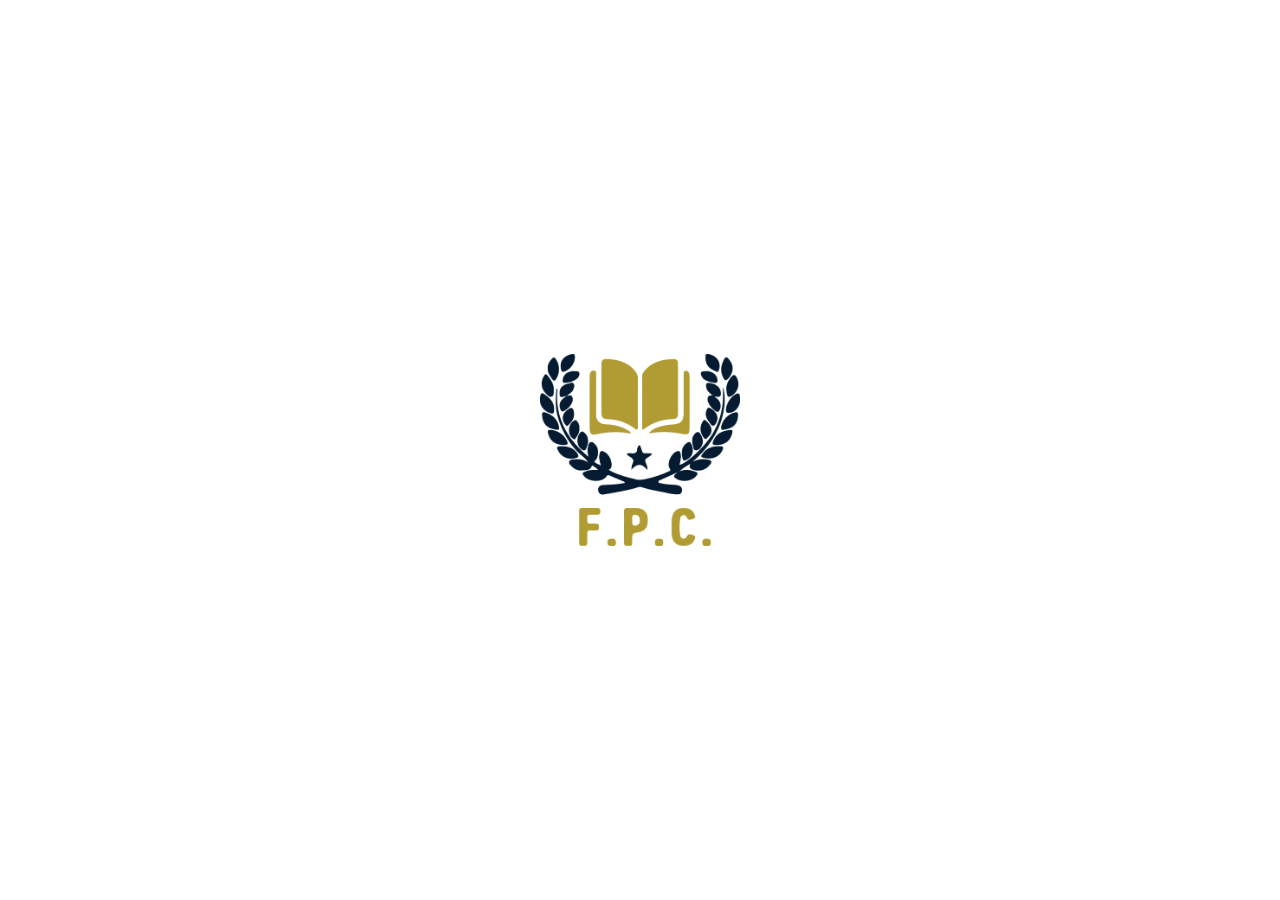
<file: fpc/index.html>
<!DOCTYPE html>
<html lang="en">

<head>
    <!-- Required meta tags-->
    <meta charset="UTF-8">
    <meta name="viewport" content="width=device-width, initial-scale=1, shrink-to-fit=no">
    <meta name="description" content="au theme template">
    <meta name="author" content="Hau Nguyen">
    <meta name="keywords" content="au theme template">

    <!-- Title Page-->
    <title>Login</title>

    <!-- Fontfaces CSS-->
    <link href="css/font-face.css" rel="stylesheet" media="all">
    <link href="vendor/font-awesome-4.7/css/font-awesome.min.css" rel="stylesheet" media="all">
    <link href="vendor/font-awesome-5/css/fontawesome-all.min.css" rel="stylesheet" media="all">
    <link href="vendor/mdi-font/css/material-design-iconic-font.min.css" rel="stylesheet" media="all">

    <!-- Bootstrap CSS-->
    <link href="vendor/bootstrap-4.1/bootstrap.min.css" rel="stylesheet" media="all">

    <!-- Vendor CSS-->
    <link href="vendor/animsition/animsition.min.css" rel="stylesheet" media="all">
    <link href="vendor/bootstrap-progressbar/bootstrap-progressbar-3.3.4.min.css" rel="stylesheet" media="all">
    <link href="vendor/wow/animate.css" rel="stylesheet" media="all">
    <link href="vendor/css-hamburgers/hamburgers.min.css" rel="stylesheet" media="all">
    <link href="vendor/slick/slick.css" rel="stylesheet" media="all">
    <link href="vendor/select2/select2.min.css" rel="stylesheet" media="all">
    <link href="vendor/perfect-scrollbar/perfect-scrollbar.css" rel="stylesheet" media="all">

    <!-- Main CSS-->
    <link href="css/theme.css" rel="stylesheet" media="all">

    <style media="screen">
        .fpcloader {
            position: fixed;
            z-index: 99;
            top: 0;
            left: 0;
            width: 100%;
            height: 100%;
            background: white;
            display: flex;
            justify-content: center;
            align-items: center;
        }
        
        .fpcloader img {
            width: 200px;
        }
        
        @keyframes fadeOut {
            100% {
                opacity: 0;
                visibility: hidden;
            }
        }
        
        .fpcloader.hidden {
            animation: fadeOut 0.5s;
            animation-fill-mode: forwards;
        }
        /* .mybtn {
            color: #1beeb1;
            border-color: #1beeb1;
        }
        
        .mybtn:hover {
            background-color: #1beeb1;
            border-color: #1beeb1;
        } */
    </style>

</head>

<body class="animsition">
    <div class="fpcloader">
        <img class="fpcfade-in" width="300px" src="./images/icon/FPC_LOGO.png" alt="">
    </div>
    <div class="page-wrapper">
        <div class="page-content--bge5">
            <div class="page-content--bge5" style="background:url(images/bggif.gif); background-repeat:no-repeat; background-size:100% 100%;">
                <div class="container">
                    <div class="login-wrap">
                        <div class="login-content" style="margin-top: 150px; border-radius: 8px;">
                            <div class="login-logo">
                                <strong style="font-size: xx-large;">Select Login</strong>
                            </div>
                            <center>
                                <div class="login-form">
                                    <a href="./admin/">
                                        <button type="button" class="btn btn-outline-primary btn-lg btn-block mybtn">Admin</button>
                                    </a>
                                    <a href="./hod/">
                                        <button type="button" class="btn btn-outline-primary btn-lg btn-block">H.O.D.</button>
                                    </a>
                                    <a href="./faculty/">
                                        <button type="button" class="btn btn-outline-primary btn-lg btn-block">Faculty</button>
                                    </a>
                                </div>
                            </center>
                        </div>
                    </div>
                </div>
            </div>

        </div>

        <!-- Jquery JS-->
        <script src="vendor/jquery-3.2.1.min.js"></script>
        <!-- Bootstrap JS-->
        <script src="vendor/bootstrap-4.1/popper.min.js"></script>
        <script src="vendor/bootstrap-4.1/bootstrap.min.js"></script>
        <!-- Vendor JS       -->
        <script src="vendor/slick/slick.min.js">
        </script>
        <script src="vendor/wow/wow.min.js"></script>
        <script src="vendor/animsition/animsition.min.js"></script>
        <script src="vendor/bootstrap-progressbar/bootstrap-progressbar.min.js">
        </script>
        <script src="vendor/counter-up/jquery.waypoints.min.js"></script>
        <script src="vendor/counter-up/jquery.counterup.min.js">
        </script>
        <script src="vendor/circle-progress/circle-progress.min.js"></script>
        <script src="vendor/perfect-scrollbar/perfect-scrollbar.js"></script>
        <script src="vendor/chartjs/Chart.bundle.min.js"></script>
        <script src="vendor/select2/select2.min.js">
        </script>

        <!-- Main JS-->
        <script src="js/main.js"></script>

        <script type="text/javascript">
            window.addEventListener("load", function() {
                const loader = document.querySelector(".fpcloader");
                setTimeout(() => {
                    loader.className += " hidden";
                }, 2000);
            });
        </script>

</body>

</html>
<!-- end document-->
</file>
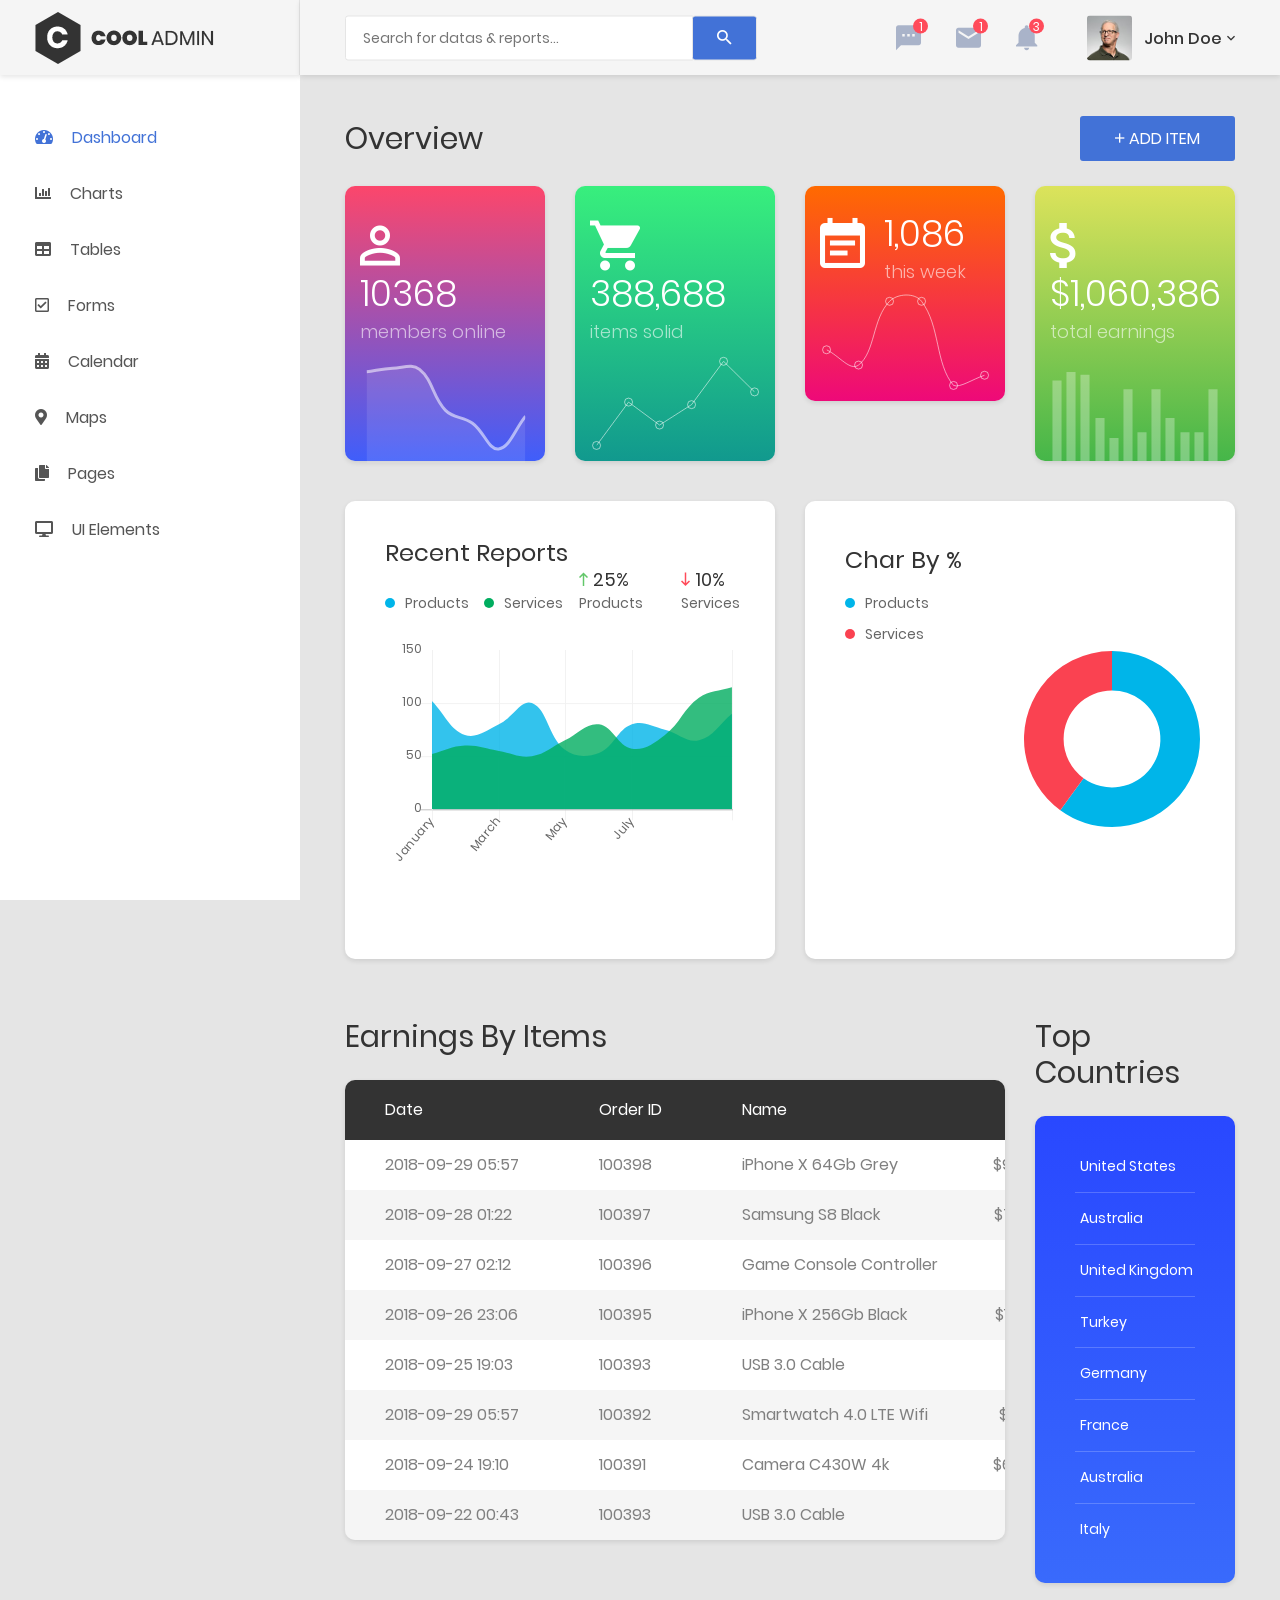
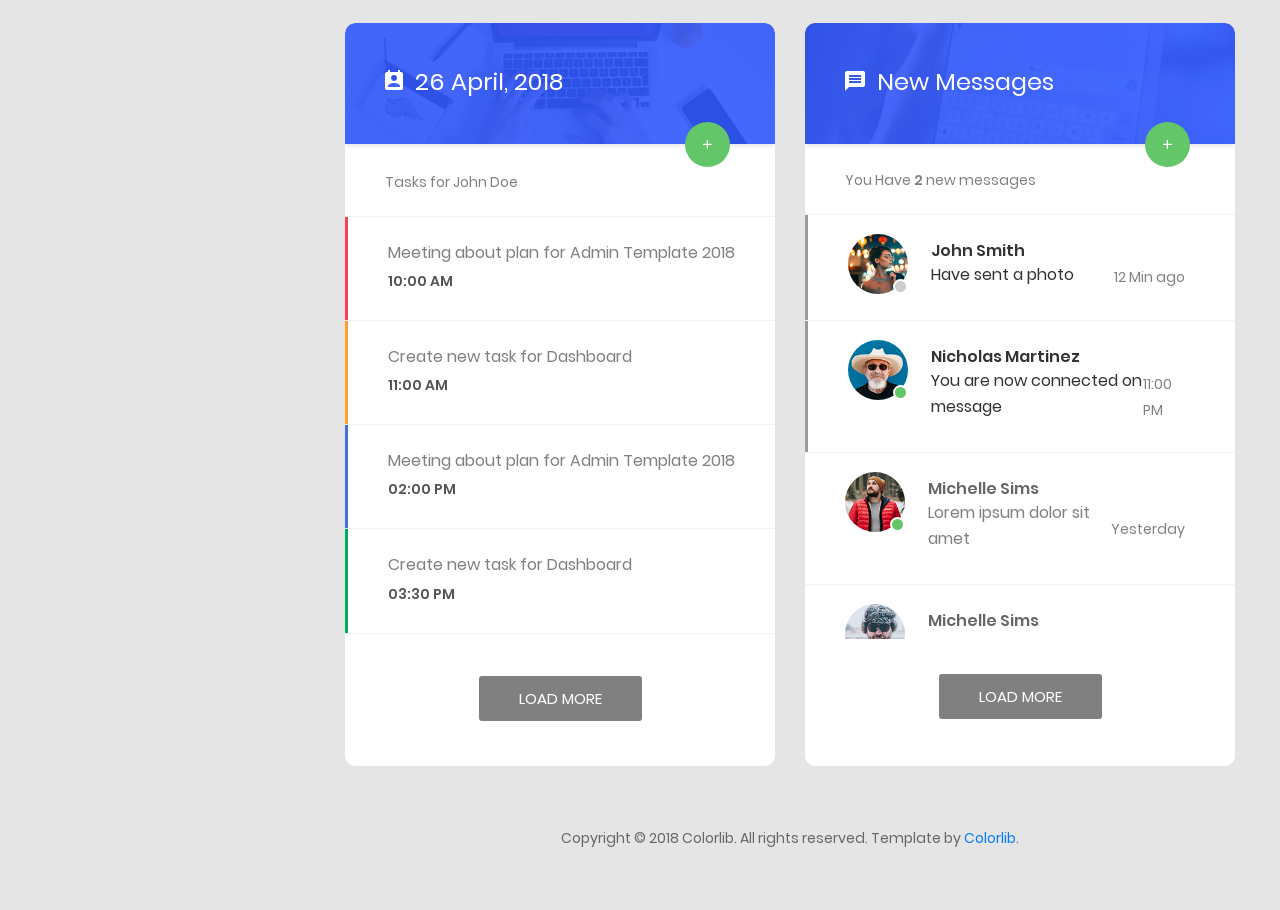
<file: fpc/Source/CoolAdmin-master/index.html>
<!DOCTYPE html>
<html lang="en">

<head>
    <!-- Required meta tags-->
    <meta charset="UTF-8">
    <meta name="viewport" content="width=device-width, initial-scale=1, shrink-to-fit=no">
    <meta name="description" content="au theme template">
    <meta name="author" content="Hau Nguyen">
    <meta name="keywords" content="au theme template">

    <!-- Title Page-->
    <title>Dashboard</title>

    <!-- Fontfaces CSS-->
    <link href="css/font-face.css" rel="stylesheet" media="all">
    <link href="vendor/font-awesome-4.7/css/font-awesome.min.css" rel="stylesheet" media="all">
    <link href="vendor/font-awesome-5/css/fontawesome-all.min.css" rel="stylesheet" media="all">
    <link href="vendor/mdi-font/css/material-design-iconic-font.min.css" rel="stylesheet" media="all">

    <!-- Bootstrap CSS-->
    <link href="vendor/bootstrap-4.1/bootstrap.min.css" rel="stylesheet" media="all">

    <!-- Vendor CSS-->
    <link href="vendor/animsition/animsition.min.css" rel="stylesheet" media="all">
    <link href="vendor/bootstrap-progressbar/bootstrap-progressbar-3.3.4.min.css" rel="stylesheet" media="all">
    <link href="vendor/wow/animate.css" rel="stylesheet" media="all">
    <link href="vendor/css-hamburgers/hamburgers.min.css" rel="stylesheet" media="all">
    <link href="vendor/slick/slick.css" rel="stylesheet" media="all">
    <link href="vendor/select2/select2.min.css" rel="stylesheet" media="all">
    <link href="vendor/perfect-scrollbar/perfect-scrollbar.css" rel="stylesheet" media="all">

    <!-- Main CSS-->
    <link href="css/theme.css" rel="stylesheet" media="all">

</head>

<body class="animsition">
    <div class="page-wrapper">
        <!-- HEADER MOBILE-->
        <header class="header-mobile d-block d-lg-none">
            <div class="header-mobile__bar">
                <div class="container-fluid">
                    <div class="header-mobile-inner">
                        <a class="logo" href="index.html">
                            <img src="images/icon/logo.png" alt="CoolAdmin" />
                        </a>
                        <button class="hamburger hamburger--slider" type="button">
                            <span class="hamburger-box">
                                <span class="hamburger-inner"></span>
                            </span>
                        </button>
                    </div>
                </div>
            </div>
            <nav class="navbar-mobile">
                <div class="container-fluid">
                    <ul class="navbar-mobile__list list-unstyled">
                        <li class="has-sub">
                            <a class="js-arrow" href="#">
                                <i class="fas fa-tachometer-alt"></i>Dashboard</a>
                            <ul class="navbar-mobile-sub__list list-unstyled js-sub-list">
                                <li>
                                    <a href="index.html">Dashboard 1</a>
                                </li>
                                <li>
                                    <a href="index2.html">Dashboard 2</a>
                                </li>
                                <li>
                                    <a href="index3.html">Dashboard 3</a>
                                </li>
                                <li>
                                    <a href="index4.html">Dashboard 4</a>
                                </li>
                            </ul>
                        </li>
                        <li>
                            <a href="chart.html">
                                <i class="fas fa-chart-bar"></i>Charts</a>
                        </li>
                        <li>
                            <a href="table.html">
                                <i class="fas fa-table"></i>Tables</a>
                        </li>
                        <li>
                            <a href="form.html">
                                <i class="far fa-check-square"></i>Forms</a>
                        </li>
                        <li>
                            <a href="#">
                                <i class="fas fa-calendar-alt"></i>Calendar</a>
                        </li>
                        <li>
                            <a href="map.html">
                                <i class="fas fa-map-marker-alt"></i>Maps</a>
                        </li>
                        <li class="has-sub">
                            <a class="js-arrow" href="#">
                                <i class="fas fa-copy"></i>Pages</a>
                            <ul class="navbar-mobile-sub__list list-unstyled js-sub-list">
                                <li>
                                    <a href="login.html">Login</a>
                                </li>
                                <li>
                                    <a href="register.html">Register</a>
                                </li>
                                <li>
                                    <a href="forget-pass.html">Forget Password</a>
                                </li>
                            </ul>
                        </li>
                        <li class="has-sub">
                            <a class="js-arrow" href="#">
                                <i class="fas fa-desktop"></i>UI Elements</a>
                            <ul class="navbar-mobile-sub__list list-unstyled js-sub-list">
                                <li>
                                    <a href="button.html">Button</a>
                                </li>
                                <li>
                                    <a href="badge.html">Badges</a>
                                </li>
                                <li>
                                    <a href="tab.html">Tabs</a>
                                </li>
                                <li>
                                    <a href="card.html">Cards</a>
                                </li>
                                <li>
                                    <a href="alert.html">Alerts</a>
                                </li>
                                <li>
                                    <a href="progress-bar.html">Progress Bars</a>
                                </li>
                                <li>
                                    <a href="modal.html">Modals</a>
                                </li>
                                <li>
                                    <a href="switch.html">Switchs</a>
                                </li>
                                <li>
                                    <a href="grid.html">Grids</a>
                                </li>
                                <li>
                                    <a href="fontawesome.html">Fontawesome Icon</a>
                                </li>
                                <li>
                                    <a href="typo.html">Typography</a>
                                </li>
                            </ul>
                        </li>
                    </ul>
                </div>
            </nav>
        </header>
        <!-- END HEADER MOBILE-->

        <!-- MENU SIDEBAR-->
        <aside class="menu-sidebar d-none d-lg-block">
            <div class="logo">
                <a href="#">
                    <img src="images/icon/logo.png" alt="Cool Admin" />
                </a>
            </div>
            <div class="menu-sidebar__content js-scrollbar1">
                <nav class="navbar-sidebar">
                    <ul class="list-unstyled navbar__list">
                        <li class="active has-sub">
                            <a class="js-arrow" href="#">
                                <i class="fas fa-tachometer-alt"></i>Dashboard</a>
                            <ul class="list-unstyled navbar__sub-list js-sub-list">
                                <li>
                                    <a href="index.html">Dashboard 1</a>
                                </li>
                                <li>
                                    <a href="index2.html">Dashboard 2</a>
                                </li>
                                <li>
                                    <a href="index3.html">Dashboard 3</a>
                                </li>
                                <li>
                                    <a href="index4.html">Dashboard 4</a>
                                </li>
                            </ul>
                        </li>
                        <li>
                            <a href="chart.html">
                                <i class="fas fa-chart-bar"></i>Charts</a>
                        </li>
                        <li>
                            <a href="table.html">
                                <i class="fas fa-table"></i>Tables</a>
                        </li>
                        <li>
                            <a href="form.html">
                                <i class="far fa-check-square"></i>Forms</a>
                        </li>
                        <li>
                            <a href="#">
                                <i class="fas fa-calendar-alt"></i>Calendar</a>
                        </li>
                        <li>
                            <a href="map.html">
                                <i class="fas fa-map-marker-alt"></i>Maps</a>
                        </li>
                        <li class="has-sub">
                            <a class="js-arrow" href="#">
                                <i class="fas fa-copy"></i>Pages</a>
                            <ul class="list-unstyled navbar__sub-list js-sub-list">
                                <li>
                                    <a href="login.html">Login</a>
                                </li>
                                <li>
                                    <a href="register.html">Register</a>
                                </li>
                                <li>
                                    <a href="forget-pass.html">Forget Password</a>
                                </li>
                            </ul>
                        </li>
                        <li class="has-sub">
                            <a class="js-arrow" href="#">
                                <i class="fas fa-desktop"></i>UI Elements</a>
                            <ul class="list-unstyled navbar__sub-list js-sub-list">
                                <li>
                                    <a href="button.html">Button</a>
                                </li>
                                <li>
                                    <a href="badge.html">Badges</a>
                                </li>
                                <li>
                                    <a href="tab.html">Tabs</a>
                                </li>
                                <li>
                                    <a href="card.html">Cards</a>
                                </li>
                                <li>
                                    <a href="alert.html">Alerts</a>
                                </li>
                                <li>
                                    <a href="progress-bar.html">Progress Bars</a>
                                </li>
                                <li>
                                    <a href="modal.html">Modals</a>
                                </li>
                                <li>
                                    <a href="switch.html">Switchs</a>
                                </li>
                                <li>
                                    <a href="grid.html">Grids</a>
                                </li>
                                <li>
                                    <a href="fontawesome.html">Fontawesome Icon</a>
                                </li>
                                <li>
                                    <a href="typo.html">Typography</a>
                                </li>
                            </ul>
                        </li>
                    </ul>
                </nav>
            </div>
        </aside>
        <!-- END MENU SIDEBAR-->

        <!-- PAGE CONTAINER-->
        <div class="page-container">
            <!-- HEADER DESKTOP-->
            <header class="header-desktop">
                <div class="section__content section__content--p30">
                    <div class="container-fluid">
                        <div class="header-wrap">
                            <form class="form-header" action="" method="POST">
                                <input class="au-input au-input--xl" type="text" name="search" placeholder="Search for datas &amp; reports..." />
                                <button class="au-btn--submit" type="submit">
                                    <i class="zmdi zmdi-search"></i>
                                </button>
                            </form>
                            <div class="header-button">
                                <div class="noti-wrap">
                                    <div class="noti__item js-item-menu">
                                        <i class="zmdi zmdi-comment-more"></i>
                                        <span class="quantity">1</span>
                                        <div class="mess-dropdown js-dropdown">
                                            <div class="mess__title">
                                                <p>You have 2 news message</p>
                                            </div>
                                            <div class="mess__item">
                                                <div class="image img-cir img-40">
                                                    <img src="images/icon/avatar-06.jpg" alt="Michelle Moreno" />
                                                </div>
                                                <div class="content">
                                                    <h6>Michelle Moreno</h6>
                                                    <p>Have sent a photo</p>
                                                    <span class="time">3 min ago</span>
                                                </div>
                                            </div>
                                            <div class="mess__item">
                                                <div class="image img-cir img-40">
                                                    <img src="images/icon/avatar-04.jpg" alt="Diane Myers" />
                                                </div>
                                                <div class="content">
                                                    <h6>Diane Myers</h6>
                                                    <p>You are now connected on message</p>
                                                    <span class="time">Yesterday</span>
                                                </div>
                                            </div>
                                            <div class="mess__footer">
                                                <a href="#">View all messages</a>
                                            </div>
                                        </div>
                                    </div>
                                    <div class="noti__item js-item-menu">
                                        <i class="zmdi zmdi-email"></i>
                                        <span class="quantity">1</span>
                                        <div class="email-dropdown js-dropdown">
                                            <div class="email__title">
                                                <p>You have 3 New Emails</p>
                                            </div>
                                            <div class="email__item">
                                                <div class="image img-cir img-40">
                                                    <img src="images/icon/avatar-06.jpg" alt="Cynthia Harvey" />
                                                </div>
                                                <div class="content">
                                                    <p>Meeting about new dashboard...</p>
                                                    <span>Cynthia Harvey, 3 min ago</span>
                                                </div>
                                            </div>
                                            <div class="email__item">
                                                <div class="image img-cir img-40">
                                                    <img src="images/icon/avatar-05.jpg" alt="Cynthia Harvey" />
                                                </div>
                                                <div class="content">
                                                    <p>Meeting about new dashboard...</p>
                                                    <span>Cynthia Harvey, Yesterday</span>
                                                </div>
                                            </div>
                                            <div class="email__item">
                                                <div class="image img-cir img-40">
                                                    <img src="images/icon/avatar-04.jpg" alt="Cynthia Harvey" />
                                                </div>
                                                <div class="content">
                                                    <p>Meeting about new dashboard...</p>
                                                    <span>Cynthia Harvey, April 12,,2018</span>
                                                </div>
                                            </div>
                                            <div class="email__footer">
                                                <a href="#">See all emails</a>
                                            </div>
                                        </div>
                                    </div>
                                    <div class="noti__item js-item-menu">
                                        <i class="zmdi zmdi-notifications"></i>
                                        <span class="quantity">3</span>
                                        <div class="notifi-dropdown js-dropdown">
                                            <div class="notifi__title">
                                                <p>You have 3 Notifications</p>
                                            </div>
                                            <div class="notifi__item">
                                                <div class="bg-c1 img-cir img-40">
                                                    <i class="zmdi zmdi-email-open"></i>
                                                </div>
                                                <div class="content">
                                                    <p>You got a email notification</p>
                                                    <span class="date">April 12, 2018 06:50</span>
                                                </div>
                                            </div>
                                            <div class="notifi__item">
                                                <div class="bg-c2 img-cir img-40">
                                                    <i class="zmdi zmdi-account-box"></i>
                                                </div>
                                                <div class="content">
                                                    <p>Your account has been blocked</p>
                                                    <span class="date">April 12, 2018 06:50</span>
                                                </div>
                                            </div>
                                            <div class="notifi__item">
                                                <div class="bg-c3 img-cir img-40">
                                                    <i class="zmdi zmdi-file-text"></i>
                                                </div>
                                                <div class="content">
                                                    <p>You got a new file</p>
                                                    <span class="date">April 12, 2018 06:50</span>
                                                </div>
                                            </div>
                                            <div class="notifi__footer">
                                                <a href="#">All notifications</a>
                                            </div>
                                        </div>
                                    </div>
                                </div>
                                <div class="account-wrap">
                                    <div class="account-item clearfix js-item-menu">
                                        <div class="image">
                                            <img src="images/icon/avatar-01.jpg" alt="John Doe" />
                                        </div>
                                        <div class="content">
                                            <a class="js-acc-btn" href="#">john doe</a>
                                        </div>
                                        <div class="account-dropdown js-dropdown">
                                            <div class="info clearfix">
                                                <div class="image">
                                                    <a href="#">
                                                        <img src="images/icon/avatar-01.jpg" alt="John Doe" />
                                                    </a>
                                                </div>
                                                <div class="content">
                                                    <h5 class="name">
                                                        <a href="#">john doe</a>
                                                    </h5>
                                                    <span class="email">johndoe@example.com</span>
                                                </div>
                                            </div>
                                            <div class="account-dropdown__body">
                                                <div class="account-dropdown__item">
                                                    <a href="#">
                                                        <i class="zmdi zmdi-account"></i>Account</a>
                                                </div>
                                                <div class="account-dropdown__item">
                                                    <a href="#">
                                                        <i class="zmdi zmdi-settings"></i>Setting</a>
                                                </div>
                                                <div class="account-dropdown__item">
                                                    <a href="#">
                                                        <i class="zmdi zmdi-money-box"></i>Billing</a>
                                                </div>
                                            </div>
                                            <div class="account-dropdown__footer">
                                                <a href="#">
                                                    <i class="zmdi zmdi-power"></i>Logout</a>
                                            </div>
                                        </div>
                                    </div>
                                </div>
                            </div>
                        </div>
                    </div>
                </div>
            </header>
            <!-- HEADER DESKTOP-->

            <!-- MAIN CONTENT-->
            <div class="main-content">
                <div class="section__content section__content--p30">
                    <div class="container-fluid">
                        <div class="row">
                            <div class="col-md-12">
                                <div class="overview-wrap">
                                    <h2 class="title-1">overview</h2>
                                    <button class="au-btn au-btn-icon au-btn--blue">
                                        <i class="zmdi zmdi-plus"></i>add item</button>
                                </div>
                            </div>
                        </div>
                        <div class="row m-t-25">
                            <div class="col-sm-6 col-lg-3">
                                <div class="overview-item overview-item--c1">
                                    <div class="overview__inner">
                                        <div class="overview-box clearfix">
                                            <div class="icon">
                                                <i class="zmdi zmdi-account-o"></i>
                                            </div>
                                            <div class="text">
                                                <h2>10368</h2>
                                                <span>members online</span>
                                            </div>
                                        </div>
                                        <div class="overview-chart">
                                            <canvas id="widgetChart1"></canvas>
                                        </div>
                                    </div>
                                </div>
                            </div>
                            <div class="col-sm-6 col-lg-3">
                                <div class="overview-item overview-item--c2">
                                    <div class="overview__inner">
                                        <div class="overview-box clearfix">
                                            <div class="icon">
                                                <i class="zmdi zmdi-shopping-cart"></i>
                                            </div>
                                            <div class="text">
                                                <h2>388,688</h2>
                                                <span>items solid</span>
                                            </div>
                                        </div>
                                        <div class="overview-chart">
                                            <canvas id="widgetChart2"></canvas>
                                        </div>
                                    </div>
                                </div>
                            </div>
                            <div class="col-sm-6 col-lg-3">
                                <div class="overview-item overview-item--c3">
                                    <div class="overview__inner">
                                        <div class="overview-box clearfix">
                                            <div class="icon">
                                                <i class="zmdi zmdi-calendar-note"></i>
                                            </div>
                                            <div class="text">
                                                <h2>1,086</h2>
                                                <span>this week</span>
                                            </div>
                                        </div>
                                        <div class="overview-chart">
                                            <canvas id="widgetChart3"></canvas>
                                        </div>
                                    </div>
                                </div>
                            </div>
                            <div class="col-sm-6 col-lg-3">
                                <div class="overview-item overview-item--c4">
                                    <div class="overview__inner">
                                        <div class="overview-box clearfix">
                                            <div class="icon">
                                                <i class="zmdi zmdi-money"></i>
                                            </div>
                                            <div class="text">
                                                <h2>$1,060,386</h2>
                                                <span>total earnings</span>
                                            </div>
                                        </div>
                                        <div class="overview-chart">
                                            <canvas id="widgetChart4"></canvas>
                                        </div>
                                    </div>
                                </div>
                            </div>
                        </div>
                        <div class="row">
                            <div class="col-lg-6">
                                <div class="au-card recent-report">
                                    <div class="au-card-inner">
                                        <h3 class="title-2">recent reports</h3>
                                        <div class="chart-info">
                                            <div class="chart-info__left">
                                                <div class="chart-note">
                                                    <span class="dot dot--blue"></span>
                                                    <span>products</span>
                                                </div>
                                                <div class="chart-note mr-0">
                                                    <span class="dot dot--green"></span>
                                                    <span>services</span>
                                                </div>
                                            </div>
                                            <div class="chart-info__right">
                                                <div class="chart-statis">
                                                    <span class="index incre">
                                                        <i class="zmdi zmdi-long-arrow-up"></i>25%</span>
                                                    <span class="label">products</span>
                                                </div>
                                                <div class="chart-statis mr-0">
                                                    <span class="index decre">
                                                        <i class="zmdi zmdi-long-arrow-down"></i>10%</span>
                                                    <span class="label">services</span>
                                                </div>
                                            </div>
                                        </div>
                                        <div class="recent-report__chart">
                                            <canvas id="recent-rep-chart"></canvas>
                                        </div>
                                    </div>
                                </div>
                            </div>
                            <div class="col-lg-6">
                                <div class="au-card chart-percent-card">
                                    <div class="au-card-inner">
                                        <h3 class="title-2 tm-b-5">char by %</h3>
                                        <div class="row no-gutters">
                                            <div class="col-xl-6">
                                                <div class="chart-note-wrap">
                                                    <div class="chart-note mr-0 d-block">
                                                        <span class="dot dot--blue"></span>
                                                        <span>products</span>
                                                    </div>
                                                    <div class="chart-note mr-0 d-block">
                                                        <span class="dot dot--red"></span>
                                                        <span>services</span>
                                                    </div>
                                                </div>
                                            </div>
                                            <div class="col-xl-6">
                                                <div class="percent-chart">
                                                    <canvas id="percent-chart"></canvas>
                                                </div>
                                            </div>
                                        </div>
                                    </div>
                                </div>
                            </div>
                        </div>
                        <div class="row">
                            <div class="col-lg-9">
                                <h2 class="title-1 m-b-25">Earnings By Items</h2>
                                <div class="table-responsive table--no-card m-b-40">
                                    <table class="table table-borderless table-striped table-earning">
                                        <thead>
                                            <tr>
                                                <th>date</th>
                                                <th>order ID</th>
                                                <th>name</th>
                                                <th class="text-right">price</th>
                                                <th class="text-right">quantity</th>
                                                <th class="text-right">total</th>
                                            </tr>
                                        </thead>
                                        <tbody>
                                            <tr>
                                                <td>2018-09-29 05:57</td>
                                                <td>100398</td>
                                                <td>iPhone X 64Gb Grey</td>
                                                <td class="text-right">$999.00</td>
                                                <td class="text-right">1</td>
                                                <td class="text-right">$999.00</td>
                                            </tr>
                                            <tr>
                                                <td>2018-09-28 01:22</td>
                                                <td>100397</td>
                                                <td>Samsung S8 Black</td>
                                                <td class="text-right">$756.00</td>
                                                <td class="text-right">1</td>
                                                <td class="text-right">$756.00</td>
                                            </tr>
                                            <tr>
                                                <td>2018-09-27 02:12</td>
                                                <td>100396</td>
                                                <td>Game Console Controller</td>
                                                <td class="text-right">$22.00</td>
                                                <td class="text-right">2</td>
                                                <td class="text-right">$44.00</td>
                                            </tr>
                                            <tr>
                                                <td>2018-09-26 23:06</td>
                                                <td>100395</td>
                                                <td>iPhone X 256Gb Black</td>
                                                <td class="text-right">$1199.00</td>
                                                <td class="text-right">1</td>
                                                <td class="text-right">$1199.00</td>
                                            </tr>
                                            <tr>
                                                <td>2018-09-25 19:03</td>
                                                <td>100393</td>
                                                <td>USB 3.0 Cable</td>
                                                <td class="text-right">$10.00</td>
                                                <td class="text-right">3</td>
                                                <td class="text-right">$30.00</td>
                                            </tr>
                                            <tr>
                                                <td>2018-09-29 05:57</td>
                                                <td>100392</td>
                                                <td>Smartwatch 4.0 LTE Wifi</td>
                                                <td class="text-right">$199.00</td>
                                                <td class="text-right">6</td>
                                                <td class="text-right">$1494.00</td>
                                            </tr>
                                            <tr>
                                                <td>2018-09-24 19:10</td>
                                                <td>100391</td>
                                                <td>Camera C430W 4k</td>
                                                <td class="text-right">$699.00</td>
                                                <td class="text-right">1</td>
                                                <td class="text-right">$699.00</td>
                                            </tr>
                                            <tr>
                                                <td>2018-09-22 00:43</td>
                                                <td>100393</td>
                                                <td>USB 3.0 Cable</td>
                                                <td class="text-right">$10.00</td>
                                                <td class="text-right">3</td>
                                                <td class="text-right">$30.00</td>
                                            </tr>
                                        </tbody>
                                    </table>
                                </div>
                            </div>
                            <div class="col-lg-3">
                                <h2 class="title-1 m-b-25">Top countries</h2>
                                <div class="au-card au-card--bg-blue au-card-top-countries m-b-40">
                                    <div class="au-card-inner">
                                        <div class="table-responsive">
                                            <table class="table table-top-countries">
                                                <tbody>
                                                    <tr>
                                                        <td>United States</td>
                                                        <td class="text-right">$119,366.96</td>
                                                    </tr>
                                                    <tr>
                                                        <td>Australia</td>
                                                        <td class="text-right">$70,261.65</td>
                                                    </tr>
                                                    <tr>
                                                        <td>United Kingdom</td>
                                                        <td class="text-right">$46,399.22</td>
                                                    </tr>
                                                    <tr>
                                                        <td>Turkey</td>
                                                        <td class="text-right">$35,364.90</td>
                                                    </tr>
                                                    <tr>
                                                        <td>Germany</td>
                                                        <td class="text-right">$20,366.96</td>
                                                    </tr>
                                                    <tr>
                                                        <td>France</td>
                                                        <td class="text-right">$10,366.96</td>
                                                    </tr>
                                                    <tr>
                                                        <td>Australia</td>
                                                        <td class="text-right">$5,366.96</td>
                                                    </tr>
                                                    <tr>
                                                        <td>Italy</td>
                                                        <td class="text-right">$1639.32</td>
                                                    </tr>
                                                </tbody>
                                            </table>
                                        </div>
                                    </div>
                                </div>
                            </div>
                        </div>
                        <div class="row">
                            <div class="col-lg-6">
                                <div class="au-card au-card--no-shadow au-card--no-pad m-b-40">
                                    <div class="au-card-title" style="background-image:url('images/bg-title-01.jpg');">
                                        <div class="bg-overlay bg-overlay--blue"></div>
                                        <h3>
                                            <i class="zmdi zmdi-account-calendar"></i>26 April, 2018</h3>
                                        <button class="au-btn-plus">
                                            <i class="zmdi zmdi-plus"></i>
                                        </button>
                                    </div>
                                    <div class="au-task js-list-load">
                                        <div class="au-task__title">
                                            <p>Tasks for John Doe</p>
                                        </div>
                                        <div class="au-task-list js-scrollbar3">
                                            <div class="au-task__item au-task__item--danger">
                                                <div class="au-task__item-inner">
                                                    <h5 class="task">
                                                        <a href="#">Meeting about plan for Admin Template 2018</a>
                                                    </h5>
                                                    <span class="time">10:00 AM</span>
                                                </div>
                                            </div>
                                            <div class="au-task__item au-task__item--warning">
                                                <div class="au-task__item-inner">
                                                    <h5 class="task">
                                                        <a href="#">Create new task for Dashboard</a>
                                                    </h5>
                                                    <span class="time">11:00 AM</span>
                                                </div>
                                            </div>
                                            <div class="au-task__item au-task__item--primary">
                                                <div class="au-task__item-inner">
                                                    <h5 class="task">
                                                        <a href="#">Meeting about plan for Admin Template 2018</a>
                                                    </h5>
                                                    <span class="time">02:00 PM</span>
                                                </div>
                                            </div>
                                            <div class="au-task__item au-task__item--success">
                                                <div class="au-task__item-inner">
                                                    <h5 class="task">
                                                        <a href="#">Create new task for Dashboard</a>
                                                    </h5>
                                                    <span class="time">03:30 PM</span>
                                                </div>
                                            </div>
                                            <div class="au-task__item au-task__item--danger js-load-item">
                                                <div class="au-task__item-inner">
                                                    <h5 class="task">
                                                        <a href="#">Meeting about plan for Admin Template 2018</a>
                                                    </h5>
                                                    <span class="time">10:00 AM</span>
                                                </div>
                                            </div>
                                            <div class="au-task__item au-task__item--warning js-load-item">
                                                <div class="au-task__item-inner">
                                                    <h5 class="task">
                                                        <a href="#">Create new task for Dashboard</a>
                                                    </h5>
                                                    <span class="time">11:00 AM</span>
                                                </div>
                                            </div>
                                        </div>
                                        <div class="au-task__footer">
                                            <button class="au-btn au-btn-load js-load-btn">load more</button>
                                        </div>
                                    </div>
                                </div>
                            </div>
                            <div class="col-lg-6">
                                <div class="au-card au-card--no-shadow au-card--no-pad m-b-40">
                                    <div class="au-card-title" style="background-image:url('images/bg-title-02.jpg');">
                                        <div class="bg-overlay bg-overlay--blue"></div>
                                        <h3>
                                            <i class="zmdi zmdi-comment-text"></i>New Messages</h3>
                                        <button class="au-btn-plus">
                                            <i class="zmdi zmdi-plus"></i>
                                        </button>
                                    </div>
                                    <div class="au-inbox-wrap js-inbox-wrap">
                                        <div class="au-message js-list-load">
                                            <div class="au-message__noti">
                                                <p>You Have
                                                    <span>2</span>

                                                    new messages
                                                </p>
                                            </div>
                                            <div class="au-message-list">
                                                <div class="au-message__item unread">
                                                    <div class="au-message__item-inner">
                                                        <div class="au-message__item-text">
                                                            <div class="avatar-wrap">
                                                                <div class="avatar">
                                                                    <img src="images/icon/avatar-02.jpg" alt="John Smith">
                                                                </div>
                                                            </div>
                                                            <div class="text">
                                                                <h5 class="name">John Smith</h5>
                                                                <p>Have sent a photo</p>
                                                            </div>
                                                        </div>
                                                        <div class="au-message__item-time">
                                                            <span>12 Min ago</span>
                                                        </div>
                                                    </div>
                                                </div>
                                                <div class="au-message__item unread">
                                                    <div class="au-message__item-inner">
                                                        <div class="au-message__item-text">
                                                            <div class="avatar-wrap online">
                                                                <div class="avatar">
                                                                    <img src="images/icon/avatar-03.jpg" alt="Nicholas Martinez">
                                                                </div>
                                                            </div>
                                                            <div class="text">
                                                                <h5 class="name">Nicholas Martinez</h5>
                                                                <p>You are now connected on message</p>
                                                            </div>
                                                        </div>
                                                        <div class="au-message__item-time">
                                                            <span>11:00 PM</span>
                                                        </div>
                                                    </div>
                                                </div>
                                                <div class="au-message__item">
                                                    <div class="au-message__item-inner">
                                                        <div class="au-message__item-text">
                                                            <div class="avatar-wrap online">
                                                                <div class="avatar">
                                                                    <img src="images/icon/avatar-04.jpg" alt="Michelle Sims">
                                                                </div>
                                                            </div>
                                                            <div class="text">
                                                                <h5 class="name">Michelle Sims</h5>
                                                                <p>Lorem ipsum dolor sit amet</p>
                                                            </div>
                                                        </div>
                                                        <div class="au-message__item-time">
                                                            <span>Yesterday</span>
                                                        </div>
                                                    </div>
                                                </div>
                                                <div class="au-message__item">
                                                    <div class="au-message__item-inner">
                                                        <div class="au-message__item-text">
                                                            <div class="avatar-wrap">
                                                                <div class="avatar">
                                                                    <img src="images/icon/avatar-05.jpg" alt="Michelle Sims">
                                                                </div>
                                                            </div>
                                                            <div class="text">
                                                                <h5 class="name">Michelle Sims</h5>
                                                                <p>Purus feugiat finibus</p>
                                                            </div>
                                                        </div>
                                                        <div class="au-message__item-time">
                                                            <span>Sunday</span>
                                                        </div>
                                                    </div>
                                                </div>
                                                <div class="au-message__item js-load-item">
                                                    <div class="au-message__item-inner">
                                                        <div class="au-message__item-text">
                                                            <div class="avatar-wrap online">
                                                                <div class="avatar">
                                                                    <img src="images/icon/avatar-04.jpg" alt="Michelle Sims">
                                                                </div>
                                                            </div>
                                                            <div class="text">
                                                                <h5 class="name">Michelle Sims</h5>
                                                                <p>Lorem ipsum dolor sit amet</p>
                                                            </div>
                                                        </div>
                                                        <div class="au-message__item-time">
                                                            <span>Yesterday</span>
                                                        </div>
                                                    </div>
                                                </div>
                                                <div class="au-message__item js-load-item">
                                                    <div class="au-message__item-inner">
                                                        <div class="au-message__item-text">
                                                            <div class="avatar-wrap">
                                                                <div class="avatar">
                                                                    <img src="images/icon/avatar-05.jpg" alt="Michelle Sims">
                                                                </div>
                                                            </div>
                                                            <div class="text">
                                                                <h5 class="name">Michelle Sims</h5>
                                                                <p>Purus feugiat finibus</p>
                                                            </div>
                                                        </div>
                                                        <div class="au-message__item-time">
                                                            <span>Sunday</span>
                                                        </div>
                                                    </div>
                                                </div>
                                            </div>
                                            <div class="au-message__footer">
                                                <button class="au-btn au-btn-load js-load-btn">load more</button>
                                            </div>
                                        </div>
                                        <div class="au-chat">
                                            <div class="au-chat__title">
                                                <div class="au-chat-info">
                                                    <div class="avatar-wrap online">
                                                        <div class="avatar avatar--small">
                                                            <img src="images/icon/avatar-02.jpg" alt="John Smith">
                                                        </div>
                                                    </div>
                                                    <span class="nick">
                                                        <a href="#">John Smith</a>
                                                    </span>
                                                </div>
                                            </div>
                                            <div class="au-chat__content">
                                                <div class="recei-mess-wrap">
                                                    <span class="mess-time">12 Min ago</span>
                                                    <div class="recei-mess__inner">
                                                        <div class="avatar avatar--tiny">
                                                            <img src="images/icon/avatar-02.jpg" alt="John Smith">
                                                        </div>
                                                        <div class="recei-mess-list">
                                                            <div class="recei-mess">Lorem ipsum dolor sit amet, consectetur adipiscing elit non iaculis</div>
                                                            <div class="recei-mess">Donec tempor, sapien ac viverra</div>
                                                        </div>
                                                    </div>
                                                </div>
                                                <div class="send-mess-wrap">
                                                    <span class="mess-time">30 Sec ago</span>
                                                    <div class="send-mess__inner">
                                                        <div class="send-mess-list">
                                                            <div class="send-mess">Lorem ipsum dolor sit amet, consectetur adipiscing elit non iaculis</div>
                                                        </div>
                                                    </div>
                                                </div>
                                            </div>
                                            <div class="au-chat-textfield">
                                                <form class="au-form-icon">
                                                    <input class="au-input au-input--full au-input--h65" type="text" placeholder="Type a message">
                                                    <button class="au-input-icon">
                                                        <i class="zmdi zmdi-camera"></i>
                                                    </button>
                                                </form>
                                            </div>
                                        </div>
                                    </div>
                                </div>
                            </div>
                        </div>
                        <div class="row">
                            <div class="col-md-12">
                                <div class="copyright">
                                    <p>Copyright © 2018 Colorlib. All rights reserved. Template by <a href="https://colorlib.com">Colorlib</a>.</p>
                                </div>
                            </div>
                        </div>
                    </div>
                </div>
            </div>
            <!-- END MAIN CONTENT-->
            <!-- END PAGE CONTAINER-->
        </div>

    </div>

    <!-- Jquery JS-->
    <script src="vendor/jquery-3.2.1.min.js"></script>
    <!-- Bootstrap JS-->
    <script src="vendor/bootstrap-4.1/popper.min.js"></script>
    <script src="vendor/bootstrap-4.1/bootstrap.min.js"></script>
    <!-- Vendor JS       -->
    <script src="vendor/slick/slick.min.js">
    </script>
    <script src="vendor/wow/wow.min.js"></script>
    <script src="vendor/animsition/animsition.min.js"></script>
    <script src="vendor/bootstrap-progressbar/bootstrap-progressbar.min.js">
    </script>
    <script src="vendor/counter-up/jquery.waypoints.min.js"></script>
    <script src="vendor/counter-up/jquery.counterup.min.js">
    </script>
    <script src="vendor/circle-progress/circle-progress.min.js"></script>
    <script src="vendor/perfect-scrollbar/perfect-scrollbar.js"></script>
    <script src="vendor/chartjs/Chart.bundle.min.js"></script>
    <script src="vendor/select2/select2.min.js">
    </script>

    <!-- Main JS-->
    <script src="js/main.js"></script>

</body>

</html>
<!-- end document-->
</file>
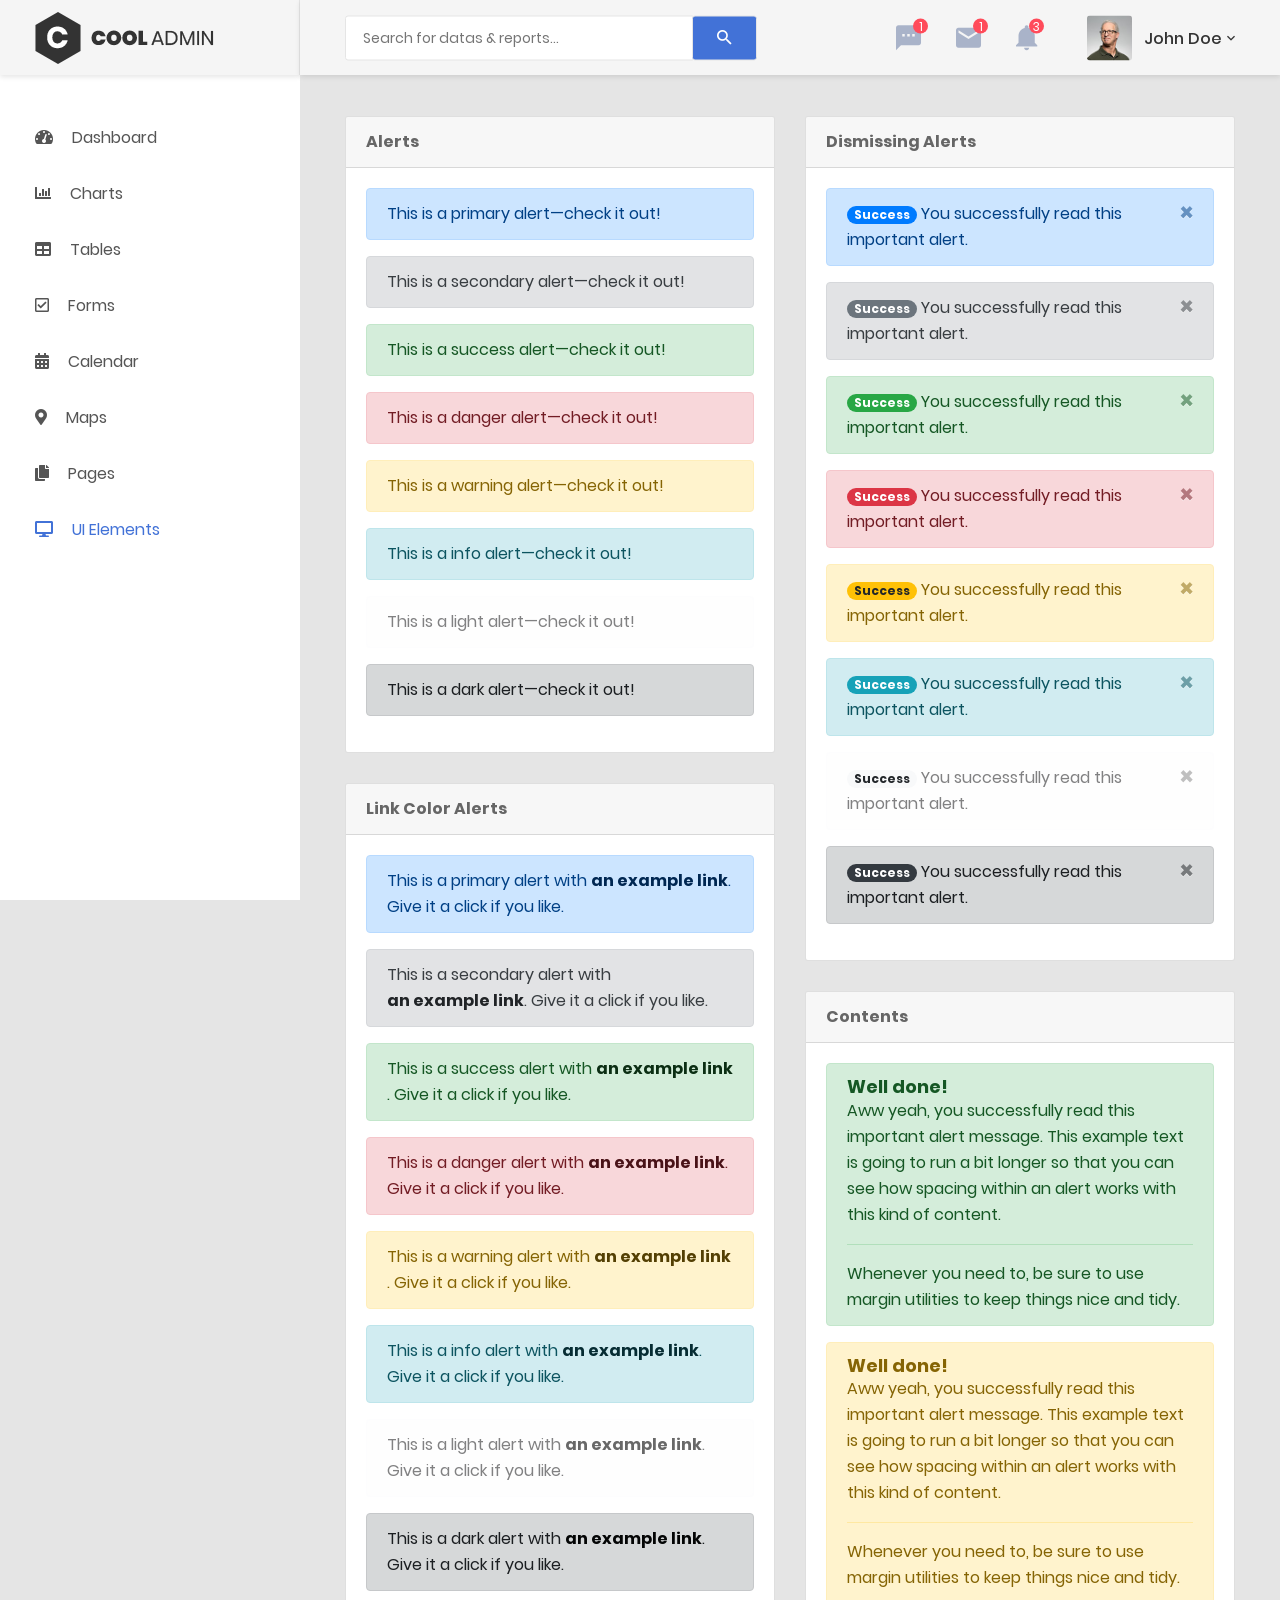
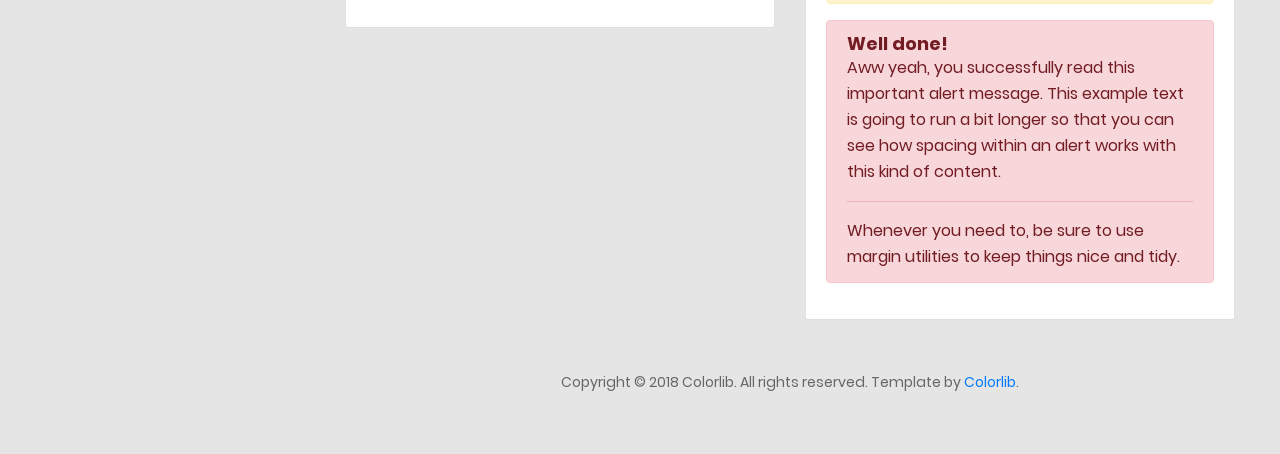
<file: fpc/Source/CoolAdmin-master/alert.html>
<!DOCTYPE html>
<html lang="en">

<head>
	<!-- Required meta tags-->
	<meta charset="UTF-8">
	<meta name="viewport" content="width=device-width, initial-scale=1, shrink-to-fit=no">
	<meta name="description" content="au theme template">
	<meta name="author" content="Hau Nguyen">
	<meta name="keywords" content="au theme template">

	<!-- Title Page-->
	<title>Alert</title>

	<!-- Fontfaces CSS-->
	<link href="css/font-face.css" rel="stylesheet" media="all">
	<link href="vendor/font-awesome-4.7/css/font-awesome.min.css" rel="stylesheet" media="all">
	<link href="vendor/font-awesome-5/css/fontawesome-all.min.css" rel="stylesheet" media="all">
	<link href="vendor/mdi-font/css/material-design-iconic-font.min.css" rel="stylesheet" media="all">

	<!-- Bootstrap CSS-->
	<link href="vendor/bootstrap-4.1/bootstrap.min.css" rel="stylesheet" media="all">

	<!-- Vendor CSS-->
	<link href="vendor/animsition/animsition.min.css" rel="stylesheet" media="all">
	<link href="vendor/bootstrap-progressbar/bootstrap-progressbar-3.3.4.min.css" rel="stylesheet" media="all">
	<link href="vendor/wow/animate.css" rel="stylesheet" media="all">
	<link href="vendor/css-hamburgers/hamburgers.min.css" rel="stylesheet" media="all">
	<link href="vendor/slick/slick.css" rel="stylesheet" media="all">
	<link href="vendor/select2/select2.min.css" rel="stylesheet" media="all">
	<link href="vendor/perfect-scrollbar/perfect-scrollbar.css" rel="stylesheet" media="all">

	<!-- Main CSS-->
	<link href="css/theme.css" rel="stylesheet" media="all">

</head>

<body class="animsition">
	<div class="page-wrapper">
		<!-- HEADER MOBILE-->
		<header class="header-mobile d-block d-lg-none">
			<div class="header-mobile__bar">
				<div class="container-fluid">
					<div class="header-mobile-inner">
						<a class="logo" href="index.html">
							<img src="images/icon/logo.png" alt="CoolAdmin" />
						</a>
						<button class="hamburger hamburger--slider" type="button">
							<span class="hamburger-box">
								<span class="hamburger-inner"></span>
							</span>
						</button>
					</div>
				</div>
			</div>
			<nav class="navbar-mobile">
				<div class="container-fluid">
					<ul class="navbar-mobile__list list-unstyled">
						<li class="has-sub">
							<a class="js-arrow" href="#">
								<i class="fas fa-tachometer-alt"></i>Dashboard</a>
							<ul class="navbar-mobile-sub__list list-unstyled js-sub-list">
								<li>
									<a href="index.html">Dashboard 1</a>
								</li>
								<li>
									<a href="index2.html">Dashboard 2</a>
								</li>
								<li>
									<a href="index3.html">Dashboard 3</a>
								</li>
								<li>
									<a href="index4.html">Dashboard 4</a>
								</li>
							</ul>
						</li>
						<li>
							<a href="chart.html">
								<i class="fas fa-chart-bar"></i>Charts</a>
						</li>
						<li>
							<a href="table.html">
								<i class="fas fa-table"></i>Tables</a>
						</li>
						<li>
							<a href="form.html">
								<i class="far fa-check-square"></i>Forms</a>
						</li>
						<li>
							<a href="#">
								<i class="fas fa-calendar-alt"></i>Calendar</a>
						</li>
						<li>
							<a href="map.html">
								<i class="fas fa-map-marker-alt"></i>Maps</a>
						</li>
						<li class="has-sub">
							<a class="js-arrow" href="#">
								<i class="fas fa-copy"></i>Pages</a>
							<ul class="navbar-mobile-sub__list list-unstyled js-sub-list">
								<li>
									<a href="login.html">Login</a>
								</li>
								<li>
									<a href="register.html">Register</a>
								</li>
								<li>
									<a href="forget-pass.html">Forget Password</a>
								</li>
							</ul>
						</li>
						<li class="has-sub">
							<a class="js-arrow" href="#">
								<i class="fas fa-desktop"></i>UI Elements</a>
							<ul class="navbar-mobile-sub__list list-unstyled js-sub-list">
								<li>
									<a href="button.html">Button</a>
								</li>
								<li>
									<a href="badge.html">Badges</a>
								</li>
								<li>
									<a href="tab.html">Tabs</a>
								</li>
								<li>
									<a href="card.html">Cards</a>
								</li>
								<li>
									<a href="alert.html">Alerts</a>
								</li>
								<li>
									<a href="progress-bar.html">Progress Bars</a>
								</li>
								<li>
									<a href="modal.html">Modals</a>
								</li>
								<li>
									<a href="switch.html">Switchs</a>
								</li>
								<li>
									<a href="grid.html">Grids</a>
								</li>
								<li>
									<a href="fontawesome.html">Fontawesome Icon</a>
								</li>
								<li>
									<a href="typo.html">Typography</a>
								</li>
							</ul>
						</li>
					</ul>
				</div>
			</nav>
		</header>
		<!-- END HEADER MOBILE-->

		<!-- MENU SIDEBAR-->
		<aside class="menu-sidebar d-none d-lg-block">
			<div class="logo">
				<a href="#">
					<img src="images/icon/logo.png" alt="Cool Admin" />
				</a>
			</div>
			<div class="menu-sidebar__content js-scrollbar1">
				<nav class="navbar-sidebar">
					<ul class="list-unstyled navbar__list">
						<li class="has-sub">
							<a class="js-arrow" href="#">
								<i class="fas fa-tachometer-alt"></i>Dashboard</a>
							<ul class="list-unstyled navbar__sub-list js-sub-list">
								<li>
									<a href="index.html">Dashboard 1</a>
								</li>
								<li>
									<a href="index2.html">Dashboard 2</a>
								</li>
								<li>
									<a href="index3.html">Dashboard 3</a>
								</li>
								<li>
									<a href="index4.html">Dashboard 4</a>
								</li>
							</ul>
						</li>
						<li>
							<a href="chart.html">
								<i class="fas fa-chart-bar"></i>Charts</a>
						</li>
						<li>
							<a href="table.html">
								<i class="fas fa-table"></i>Tables</a>
						</li>
						<li>
							<a href="form.html">
								<i class="far fa-check-square"></i>Forms</a>
						</li>
						<li>
							<a href="#">
								<i class="fas fa-calendar-alt"></i>Calendar</a>
						</li>
						<li>
							<a href="map.html">
								<i class="fas fa-map-marker-alt"></i>Maps</a>
						</li>
						<li class="has-sub">
							<a class="js-arrow" href="#">
								<i class="fas fa-copy"></i>Pages</a>
							<ul class="list-unstyled navbar__sub-list js-sub-list">
								<li>
									<a href="login.html">Login</a>
								</li>
								<li>
									<a href="register.html">Register</a>
								</li>
								<li>
									<a href="forget-pass.html">Forget Password</a>
								</li>
							</ul>
						</li>
						<li class="active has-sub">
							<a class="js-arrow" href="#">
								<i class="fas fa-desktop"></i>UI Elements</a>
							<ul class="list-unstyled navbar__sub-list js-sub-list">
								<li>
									<a href="button.html">Button</a>
								</li>
								<li>
									<a href="badge.html">Badges</a>
								</li>
								<li>
									<a href="tab.html">Tabs</a>
								</li>
								<li>
									<a href="card.html">Cards</a>
								</li>
								<li>
									<a href="alert.html">Alerts</a>
								</li>
								<li>
									<a href="progress-bar.html">Progress Bars</a>
								</li>
								<li>
									<a href="modal.html">Modals</a>
								</li>
								<li>
									<a href="switch.html">Switchs</a>
								</li>
								<li>
									<a href="grid.html">Grids</a>
								</li>
								<li>
									<a href="fontawesome.html">Fontawesome Icon</a>
								</li>
								<li>
									<a href="typo.html">Typography</a>
								</li>
							</ul>
						</li>
					</ul>
				</nav>
			</div>
		</aside>
		<!-- END MENU SIDEBAR-->

		<!-- PAGE CONTAINER-->
		<div class="page-container">
			<!-- HEADER DESKTOP-->
			<header class="header-desktop">
				<div class="section__content section__content--p30">
					<div class="container-fluid">
						<div class="header-wrap">
							<form class="form-header" action="" method="POST">
								<input class="au-input au-input--xl" type="text" name="search" placeholder="Search for datas &amp; reports..." />
								<button class="au-btn--submit" type="submit">
									<i class="zmdi zmdi-search"></i>
								</button>
							</form>
							<div class="header-button">
								<div class="noti-wrap">
									<div class="noti__item js-item-menu">
										<i class="zmdi zmdi-comment-more"></i>
										<span class="quantity">1</span>
										<div class="mess-dropdown js-dropdown">
											<div class="mess__title">
												<p>You have 2 news message</p>
											</div>
											<div class="mess__item">
												<div class="image img-cir img-40">
													<img src="images/icon/avatar-06.jpg" alt="Michelle Moreno" />
												</div>
												<div class="content">
													<h6>Michelle Moreno</h6>
													<p>Have sent a photo</p>
													<span class="time">3 min ago</span>
												</div>
											</div>
											<div class="mess__item">
												<div class="image img-cir img-40">
													<img src="images/icon/avatar-04.jpg" alt="Diane Myers" />
												</div>
												<div class="content">
													<h6>Diane Myers</h6>
													<p>You are now connected on message</p>
													<span class="time">Yesterday</span>
												</div>
											</div>
											<div class="mess__footer">
												<a href="#">View all messages</a>
											</div>
										</div>
									</div>
									<div class="noti__item js-item-menu">
										<i class="zmdi zmdi-email"></i>
										<span class="quantity">1</span>
										<div class="email-dropdown js-dropdown">
											<div class="email__title">
												<p>You have 3 New Emails</p>
											</div>
											<div class="email__item">
												<div class="image img-cir img-40">
													<img src="images/icon/avatar-06.jpg" alt="Cynthia Harvey" />
												</div>
												<div class="content">
													<p>Meeting about new dashboard...</p>
													<span>Cynthia Harvey, 3 min ago</span>
												</div>
											</div>
											<div class="email__item">
												<div class="image img-cir img-40">
													<img src="images/icon/avatar-05.jpg" alt="Cynthia Harvey" />
												</div>
												<div class="content">
													<p>Meeting about new dashboard...</p>
													<span>Cynthia Harvey, Yesterday</span>
												</div>
											</div>
											<div class="email__item">
												<div class="image img-cir img-40">
													<img src="images/icon/avatar-04.jpg" alt="Cynthia Harvey" />
												</div>
												<div class="content">
													<p>Meeting about new dashboard...</p>
													<span>Cynthia Harvey, April 12,,2018</span>
												</div>
											</div>
											<div class="email__footer">
												<a href="#">See all emails</a>
											</div>
										</div>
									</div>
									<div class="noti__item js-item-menu">
										<i class="zmdi zmdi-notifications"></i>
										<span class="quantity">3</span>
										<div class="notifi-dropdown js-dropdown">
											<div class="notifi__title">
												<p>You have 3 Notifications</p>
											</div>
											<div class="notifi__item">
												<div class="bg-c1 img-cir img-40">
													<i class="zmdi zmdi-email-open"></i>
												</div>
												<div class="content">
													<p>You got a email notification</p>
													<span class="date">April 12, 2018 06:50</span>
												</div>
											</div>
											<div class="notifi__item">
												<div class="bg-c2 img-cir img-40">
													<i class="zmdi zmdi-account-box"></i>
												</div>
												<div class="content">
													<p>Your account has been blocked</p>
													<span class="date">April 12, 2018 06:50</span>
												</div>
											</div>
											<div class="notifi__item">
												<div class="bg-c3 img-cir img-40">
													<i class="zmdi zmdi-file-text"></i>
												</div>
												<div class="content">
													<p>You got a new file</p>
													<span class="date">April 12, 2018 06:50</span>
												</div>
											</div>
											<div class="notifi__footer">
												<a href="#">All notifications</a>
											</div>
										</div>
									</div>
								</div>
								<div class="account-wrap">
									<div class="account-item clearfix js-item-menu">
										<div class="image">
											<img src="images/icon/avatar-01.jpg" alt="John Doe" />
										</div>
										<div class="content">
											<a class="js-acc-btn" href="#">john doe</a>
										</div>
										<div class="account-dropdown js-dropdown">
											<div class="info clearfix">
												<div class="image">
													<a href="#">
														<img src="images/icon/avatar-01.jpg" alt="John Doe" />
													</a>
												</div>
												<div class="content">
													<h5 class="name">
														<a href="#">john doe</a>
													</h5>
													<span class="email">johndoe@example.com</span>
												</div>
											</div>
											<div class="account-dropdown__body">
												<div class="account-dropdown__item">
													<a href="#">
														<i class="zmdi zmdi-account"></i>Account</a>
												</div>
												<div class="account-dropdown__item">
													<a href="#">
														<i class="zmdi zmdi-settings"></i>Setting</a>
												</div>
												<div class="account-dropdown__item">
													<a href="#">
														<i class="zmdi zmdi-money-box"></i>Billing</a>
												</div>
											</div>
											<div class="account-dropdown__footer">
												<a href="#">
													<i class="zmdi zmdi-power"></i>Logout</a>
											</div>
										</div>
									</div>
								</div>
							</div>
						</div>
					</div>
				</div>
			</header>
			<!-- HEADER DESKTOP-->
			<!-- MAIN CONTENT-->
			<div class="main-content">
				<div class="section__content section__content--p30">
					<div class="container-fluid">
						<div class="row">
							<div class="col-md-6">

								<div class="card">
									<div class="card-header">
										<strong class="card-title">Alerts</strong>
									</div>
									<div class="card-body">
										<div class="alert alert-primary" role="alert">
											This is a primary alert—check it out!
										</div>
										<div class="alert alert-secondary" role="alert">
											This is a secondary alert—check it out!
										</div>
										<div class="alert alert-success" role="alert">
											This is a success alert—check it out!
										</div>
										<div class="alert alert-danger" role="alert">
											This is a danger alert—check it out!
										</div>
										<div class="alert alert-warning" role="alert">
											This is a warning alert—check it out!
										</div>
										<div class="alert alert-info" role="alert">
											This is a info alert—check it out!
										</div>
										<div class="alert alert-light" role="alert">
											This is a light alert—check it out!
										</div>
										<div class="alert alert-dark" role="alert">
											This is a dark alert—check it out!
										</div>
									</div>
								</div>

								<div class="card">
									<div class="card-header">
										<strong class="card-title">Link Color Alerts</strong>
									</div>
									<div class="card-body">
										<div class="alert alert-primary" role="alert">
											This is a primary alert with
											<a href="#" class="alert-link">an example link</a>. Give it a click if you like.
										</div>
										<div class="alert alert-secondary" role="alert">
											This is a secondary alert with
											<a href="#" class="alert-link">an example link</a>. Give it a click if you like.
										</div>
										<div class="alert alert-success" role="alert">
											This is a success alert with
											<a href="#" class="alert-link">an example link</a>. Give it a click if you like.
										</div>
										<div class="alert alert-danger" role="alert">
											This is a danger alert with
											<a href="#" class="alert-link">an example link</a>. Give it a click if you like.
										</div>
										<div class="alert alert-warning" role="alert">
											This is a warning alert with
											<a href="#" class="alert-link">an example link</a>. Give it a click if you like.
										</div>
										<div class="alert alert-info" role="alert">
											This is a info alert with
											<a href="#" class="alert-link">an example link</a>. Give it a click if you like.
										</div>
										<div class="alert alert-light" role="alert">
											This is a light alert with
											<a href="#" class="alert-link">an example link</a>. Give it a click if you like.
										</div>
										<div class="alert alert-dark" role="alert">
											This is a dark alert with
											<a href="#" class="alert-link">an example link</a>. Give it a click if you like.
										</div>
									</div>
								</div>


							</div>


							<div class="col-md-6">

								<div class="card">
									<div class="card-header">
										<strong class="card-title">Dismissing Alerts</strong>
									</div>
									<div class="card-body">
										<div class="sufee-alert alert with-close alert-primary alert-dismissible fade show">
											<span class="badge badge-pill badge-primary">Success</span>
											You successfully read this important alert.
											<button type="button" class="close" data-dismiss="alert" aria-label="Close">
												<span aria-hidden="true">&times;</span>
											</button>
										</div>

										<div class="sufee-alert alert with-close alert-secondary alert-dismissible fade show">
											<span class="badge badge-pill badge-secondary">Success</span>
											You successfully read this important alert.
											<button type="button" class="close" data-dismiss="alert" aria-label="Close">
												<span aria-hidden="true">&times;</span>
											</button>
										</div>

										<div class="sufee-alert alert with-close alert-success alert-dismissible fade show">
											<span class="badge badge-pill badge-success">Success</span>
											You successfully read this important alert.
											<button type="button" class="close" data-dismiss="alert" aria-label="Close">
												<span aria-hidden="true">&times;</span>
											</button>
										</div>

										<div class="sufee-alert alert with-close alert-danger alert-dismissible fade show">
											<span class="badge badge-pill badge-danger">Success</span>
											You successfully read this important alert.
											<button type="button" class="close" data-dismiss="alert" aria-label="Close">
												<span aria-hidden="true">&times;</span>
											</button>
										</div>

										<div class="sufee-alert alert with-close alert-warning alert-dismissible fade show">
											<span class="badge badge-pill badge-warning">Success</span>
											You successfully read this important alert.
											<button type="button" class="close" data-dismiss="alert" aria-label="Close">
												<span aria-hidden="true">&times;</span>
											</button>
										</div>

										<div class="sufee-alert alert with-close alert-info alert-dismissible fade show">
											<span class="badge badge-pill badge-info">Success</span>
											You successfully read this important alert.
											<button type="button" class="close" data-dismiss="alert" aria-label="Close">
												<span aria-hidden="true">&times;</span>
											</button>
										</div>

										<div class="sufee-alert alert with-close alert-light alert-dismissible fade show">
											<span class="badge badge-pill badge-light">Success</span>
											You successfully read this important alert.
											<button type="button" class="close" data-dismiss="alert" aria-label="Close">
												<span aria-hidden="true">&times;</span>
											</button>
										</div>

										<div class="sufee-alert alert with-close alert-dark alert-dismissible fade show">
											<span class="badge badge-pill badge-dark">Success</span>
											You successfully read this important alert.
											<button type="button" class="close" data-dismiss="alert" aria-label="Close">
												<span aria-hidden="true">&times;</span>
											</button>
										</div>

									</div>
								</div>

								<div class="card">
									<div class="card-header">
										<strong class="card-title">Contents</strong>
									</div>
									<div class="card-body">
										<div class="alert alert-success" role="alert">
											<h4 class="alert-heading">Well done!</h4>
											<p>Aww yeah, you successfully read this important alert message. This example text is going to run a bit longer so
												that you can see how spacing within an alert works with this kind of content.</p>
											<hr>
											<p class="mb-0">Whenever you need to, be sure to use margin utilities to keep things nice and tidy.</p>
										</div>

										<div class="alert alert-warning" role="alert">
											<h4 class="alert-heading">Well done!</h4>
											<p>Aww yeah, you successfully read this important alert message. This example text is going to run a bit longer so
												that you can see how spacing within an alert works with this kind of content.</p>
											<hr>
											<p class="mb-0">Whenever you need to, be sure to use margin utilities to keep things nice and tidy.</p>
										</div>

										<div class="alert alert-danger" role="alert">
											<h4 class="alert-heading">Well done!</h4>
											<p>Aww yeah, you successfully read this important alert message. This example text is going to run a bit longer so
												that you can see how spacing within an alert works with this kind of content.</p>
											<hr>
											<p class="mb-0">Whenever you need to, be sure to use margin utilities to keep things nice and tidy.</p>
										</div>
									</div>
								</div>



							</div>
						</div>
						<div class="row">
								<div class="col-md-12">
										<div class="copyright">
												<p>Copyright © 2018 Colorlib. All rights reserved. Template by <a href="https://colorlib.com">Colorlib</a>.</p>
										</div>
								</div>
						</div>
					</div>
				</div>
			</div>
		</div>
		<!-- END PAGE CONTAINER-->

	</div>

	<!-- Jquery JS-->
	<script src="vendor/jquery-3.2.1.min.js"></script>
	<!-- Bootstrap JS-->
	<script src="vendor/bootstrap-4.1/popper.min.js"></script>
	<script src="vendor/bootstrap-4.1/bootstrap.min.js"></script>
	<!-- Vendor JS       -->
	<script src="vendor/slick/slick.min.js">
	</script>
	<script src="vendor/wow/wow.min.js"></script>
	<script src="vendor/animsition/animsition.min.js"></script>
	<script src="vendor/bootstrap-progressbar/bootstrap-progressbar.min.js">
	</script>
	<script src="vendor/counter-up/jquery.waypoints.min.js"></script>
	<script src="vendor/counter-up/jquery.counterup.min.js">
	</script>
	<script src="vendor/circle-progress/circle-progress.min.js"></script>
	<script src="vendor/perfect-scrollbar/perfect-scrollbar.js"></script>
	<script src="vendor/chartjs/Chart.bundle.min.js"></script>
	<script src="vendor/select2/select2.min.js">
	</script>

	<!-- Main JS-->
	<script src="js/main.js"></script>

</body>

</html>
<!-- end document-->
</file>
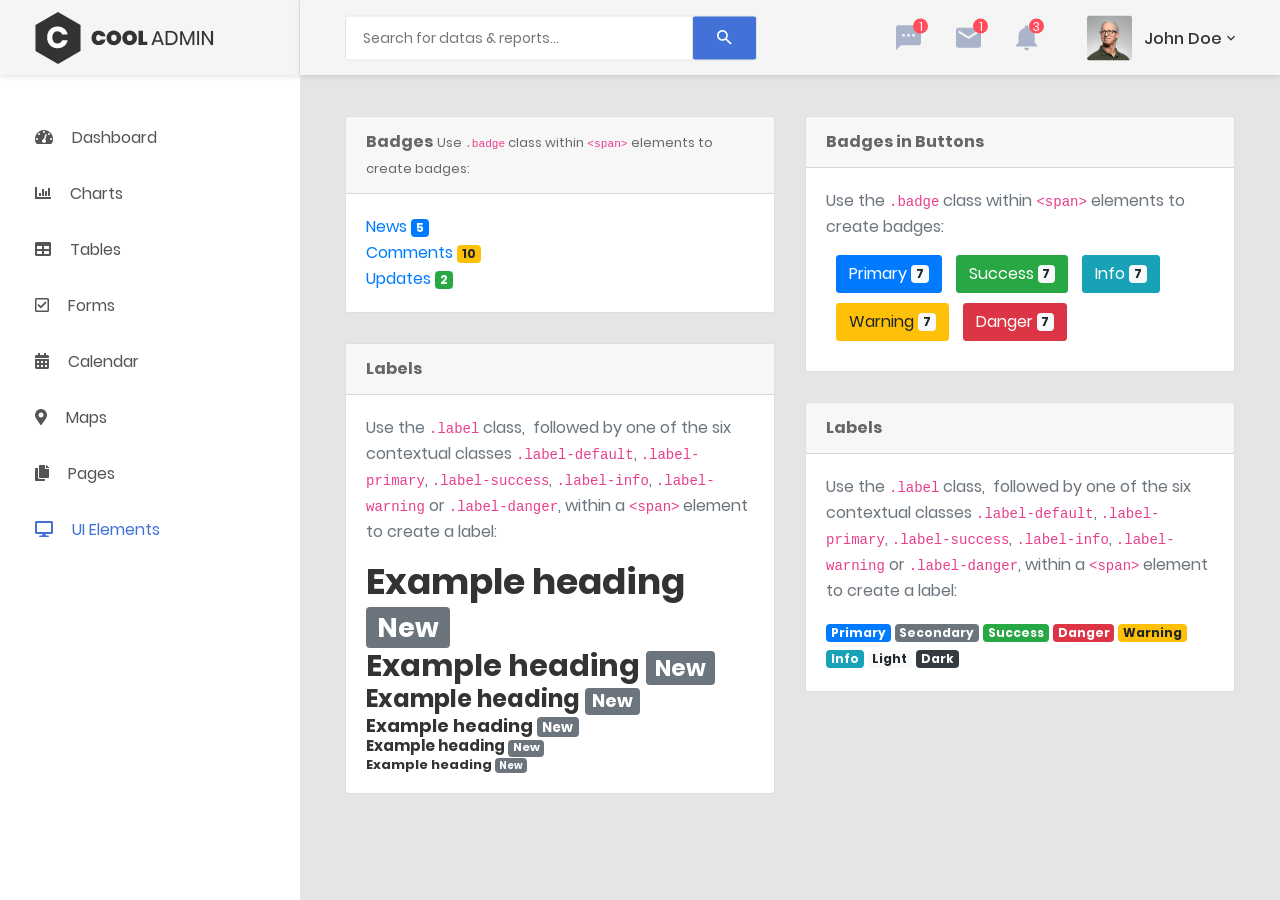
<file: fpc/Source/CoolAdmin-master/badge.html>
<!DOCTYPE html>
<html lang="en">

<head>
  <!-- Required meta tags-->
  <meta charset="UTF-8">
  <meta name="viewport" content="width=device-width, initial-scale=1, shrink-to-fit=no">
  <meta name="description" content="au theme template">
  <meta name="author" content="Hau Nguyen">
  <meta name="keywords" content="au theme template">

  <!-- Title Page-->
  <title>Badge</title>

  <!-- Fontfaces CSS-->
  <link href="css/font-face.css" rel="stylesheet" media="all">
  <link href="vendor/font-awesome-4.7/css/font-awesome.min.css" rel="stylesheet" media="all">
  <link href="vendor/font-awesome-5/css/fontawesome-all.min.css" rel="stylesheet" media="all">
  <link href="vendor/mdi-font/css/material-design-iconic-font.min.css" rel="stylesheet" media="all">

  <!-- Bootstrap CSS-->
  <link href="vendor/bootstrap-4.1/bootstrap.min.css" rel="stylesheet" media="all">

  <!-- Vendor CSS-->
  <link href="vendor/animsition/animsition.min.css" rel="stylesheet" media="all">
  <link href="vendor/bootstrap-progressbar/bootstrap-progressbar-3.3.4.min.css" rel="stylesheet" media="all">
  <link href="vendor/wow/animate.css" rel="stylesheet" media="all">
  <link href="vendor/css-hamburgers/hamburgers.min.css" rel="stylesheet" media="all">
  <link href="vendor/slick/slick.css" rel="stylesheet" media="all">
  <link href="vendor/select2/select2.min.css" rel="stylesheet" media="all">
  <link href="vendor/perfect-scrollbar/perfect-scrollbar.css" rel="stylesheet" media="all">

  <!-- Main CSS-->
  <link href="css/theme.css" rel="stylesheet" media="all">

</head>

<body class="animsition">
  <div class="page-wrapper">
    <!-- HEADER MOBILE-->
    <header class="header-mobile d-block d-lg-none">
      <div class="header-mobile__bar">
        <div class="container-fluid">
          <div class="header-mobile-inner">
            <a class="logo" href="index.html">
              <img src="images/icon/logo.png" alt="CoolAdmin" />
            </a>
            <button class="hamburger hamburger--slider" type="button">
              <span class="hamburger-box">
                <span class="hamburger-inner"></span>
              </span>
            </button>
          </div>
        </div>
      </div>
      <nav class="navbar-mobile">
        <div class="container-fluid">
          <ul class="navbar-mobile__list list-unstyled">
            <li class="has-sub">
              <a class="js-arrow" href="#">
                <i class="fas fa-tachometer-alt"></i>Dashboard</a>
              <ul class="navbar-mobile-sub__list list-unstyled js-sub-list">
                <li>
                  <a href="index.html">Dashboard 1</a>
                </li>
                <li>
                  <a href="index2.html">Dashboard 2</a>
                </li>
                <li>
                  <a href="index3.html">Dashboard 3</a>
                </li>
                <li>
                  <a href="index4.html">Dashboard 4</a>
                </li>
              </ul>
            </li>
            <li>
              <a href="chart.html">
                <i class="fas fa-chart-bar"></i>Charts</a>
            </li>
            <li>
              <a href="table.html">
                <i class="fas fa-table"></i>Tables</a>
            </li>
            <li>
              <a href="form.html">
                <i class="far fa-check-square"></i>Forms</a>
            </li>
            <li>
              <a href="#">
                <i class="fas fa-calendar-alt"></i>Calendar</a>
            </li>
            <li>
              <a href="map.html">
                <i class="fas fa-map-marker-alt"></i>Maps</a>
            </li>
            <li class="has-sub">
              <a class="js-arrow" href="#">
                <i class="fas fa-copy"></i>Pages</a>
              <ul class="navbar-mobile-sub__list list-unstyled js-sub-list">
                <li>
                  <a href="login.html">Login</a>
                </li>
                <li>
                  <a href="register.html">Register</a>
                </li>
                <li>
                  <a href="forget-pass.html">Forget Password</a>
                </li>
              </ul>
            </li>
            <li class="has-sub">
              <a class="js-arrow" href="#">
                <i class="fas fa-desktop"></i>UI Elements</a>
              <ul class="navbar-mobile-sub__list list-unstyled js-sub-list">
                <li>
                  <a href="button.html">Button</a>
                </li>
                <li>
                  <a href="badge.html">Badges</a>
                </li>
                <li>
                  <a href="tab.html">Tabs</a>
                </li>
                <li>
                  <a href="card.html">Cards</a>
                </li>
                <li>
                  <a href="alert.html">Alerts</a>
                </li>
                <li>
                  <a href="progress-bar.html">Progress Bars</a>
                </li>
                <li>
                  <a href="modal.html">Modals</a>
                </li>
                <li>
                  <a href="switch.html">Switchs</a>
                </li>
                <li>
                  <a href="grid.html">Grids</a>
                </li>
                <li>
                  <a href="fontawesome.html">Fontawesome Icon</a>
                </li>
                <li>
                  <a href="typo.html">Typography</a>
                </li>
              </ul>
            </li>
          </ul>
        </div>
      </nav>
    </header>
    <!-- END HEADER MOBILE-->

    <!-- MENU SIDEBAR-->
    <aside class="menu-sidebar d-none d-lg-block">
      <div class="logo">
        <a href="#">
          <img src="images/icon/logo.png" alt="Cool Admin" />
        </a>
      </div>
      <div class="menu-sidebar__content js-scrollbar1">
        <nav class="navbar-sidebar">
          <ul class="list-unstyled navbar__list">
            <li class="has-sub">
              <a class="js-arrow" href="#">
                <i class="fas fa-tachometer-alt"></i>Dashboard</a>
              <ul class="list-unstyled navbar__sub-list js-sub-list">
                <li>
                  <a href="index.html">Dashboard 1</a>
                </li>
                <li>
                  <a href="index2.html">Dashboard 2</a>
                </li>
                <li>
                  <a href="index3.html">Dashboard 3</a>
                </li>
                <li>
                  <a href="index4.html">Dashboard 4</a>
                </li>
              </ul>
            </li>
            <li>
              <a href="chart.html">
                <i class="fas fa-chart-bar"></i>Charts</a>
            </li>
            <li>
              <a href="table.html">
                <i class="fas fa-table"></i>Tables</a>
            </li>
            <li>
              <a href="form.html">
                <i class="far fa-check-square"></i>Forms</a>
            </li>
            <li>
              <a href="#">
                <i class="fas fa-calendar-alt"></i>Calendar</a>
            </li>
            <li>
              <a href="map.html">
                <i class="fas fa-map-marker-alt"></i>Maps</a>
            </li>
            <li class="has-sub">
              <a class="js-arrow" href="#">
                <i class="fas fa-copy"></i>Pages</a>
              <ul class="list-unstyled navbar__sub-list js-sub-list">
                <li>
                  <a href="login.html">Login</a>
                </li>
                <li>
                  <a href="register.html">Register</a>
                </li>
                <li>
                  <a href="forget-pass.html">Forget Password</a>
                </li>
              </ul>
            </li>
            <li class="active has-sub">
              <a class="js-arrow" href="#">
                <i class="fas fa-desktop"></i>UI Elements</a>
              <ul class="list-unstyled navbar__sub-list js-sub-list">
                <li>
                  <a href="button.html">Button</a>
                </li>
                <li>
                  <a href="badge.html">Badges</a>
                </li>
                <li>
                  <a href="tab.html">Tabs</a>
                </li>
                <li>
                  <a href="card.html">Cards</a>
                </li>
                <li>
                  <a href="alert.html">Alerts</a>
                </li>
                <li>
                  <a href="progress-bar.html">Progress Bars</a>
                </li>
                <li>
                  <a href="modal.html">Modals</a>
                </li>
                <li>
                  <a href="switch.html">Switchs</a>
                </li>
                <li>
                  <a href="grid.html">Grids</a>
                </li>
                <li>
                  <a href="fontawesome.html">Fontawesome Icon</a>
                </li>
                <li>
                  <a href="typo.html">Typography</a>
                </li>
              </ul>
            </li>
          </ul>
        </nav>
      </div>
    </aside>
    <!-- END MENU SIDEBAR-->

    <!-- PAGE CONTAINER-->
    <div class="page-container">
      <!-- HEADER DESKTOP-->
      <header class="header-desktop">
        <div class="section__content section__content--p30">
          <div class="container-fluid">
            <div class="header-wrap">
              <form class="form-header" action="" method="POST">
                <input class="au-input au-input--xl" type="text" name="search" placeholder="Search for datas &amp; reports..." />
                <button class="au-btn--submit" type="submit">
                  <i class="zmdi zmdi-search"></i>
                </button>
              </form>
              <div class="header-button">
                <div class="noti-wrap">
                  <div class="noti__item js-item-menu">
                    <i class="zmdi zmdi-comment-more"></i>
                    <span class="quantity">1</span>
                    <div class="mess-dropdown js-dropdown">
                      <div class="mess__title">
                        <p>You have 2 news message</p>
                      </div>
                      <div class="mess__item">
                        <div class="image img-cir img-40">
                          <img src="images/icon/avatar-06.jpg" alt="Michelle Moreno" />
                        </div>
                        <div class="content">
                          <h6>Michelle Moreno</h6>
                          <p>Have sent a photo</p>
                          <span class="time">3 min ago</span>
                        </div>
                      </div>
                      <div class="mess__item">
                        <div class="image img-cir img-40">
                          <img src="images/icon/avatar-04.jpg" alt="Diane Myers" />
                        </div>
                        <div class="content">
                          <h6>Diane Myers</h6>
                          <p>You are now connected on message</p>
                          <span class="time">Yesterday</span>
                        </div>
                      </div>
                      <div class="mess__footer">
                        <a href="#">View all messages</a>
                      </div>
                    </div>
                  </div>
                  <div class="noti__item js-item-menu">
                    <i class="zmdi zmdi-email"></i>
                    <span class="quantity">1</span>
                    <div class="email-dropdown js-dropdown">
                      <div class="email__title">
                        <p>You have 3 New Emails</p>
                      </div>
                      <div class="email__item">
                        <div class="image img-cir img-40">
                          <img src="images/icon/avatar-06.jpg" alt="Cynthia Harvey" />
                        </div>
                        <div class="content">
                          <p>Meeting about new dashboard...</p>
                          <span>Cynthia Harvey, 3 min ago</span>
                        </div>
                      </div>
                      <div class="email__item">
                        <div class="image img-cir img-40">
                          <img src="images/icon/avatar-05.jpg" alt="Cynthia Harvey" />
                        </div>
                        <div class="content">
                          <p>Meeting about new dashboard...</p>
                          <span>Cynthia Harvey, Yesterday</span>
                        </div>
                      </div>
                      <div class="email__item">
                        <div class="image img-cir img-40">
                          <img src="images/icon/avatar-04.jpg" alt="Cynthia Harvey" />
                        </div>
                        <div class="content">
                          <p>Meeting about new dashboard...</p>
                          <span>Cynthia Harvey, April 12,,2018</span>
                        </div>
                      </div>
                      <div class="email__footer">
                        <a href="#">See all emails</a>
                      </div>
                    </div>
                  </div>
                  <div class="noti__item js-item-menu">
                    <i class="zmdi zmdi-notifications"></i>
                    <span class="quantity">3</span>
                    <div class="notifi-dropdown js-dropdown">
                      <div class="notifi__title">
                        <p>You have 3 Notifications</p>
                      </div>
                      <div class="notifi__item">
                        <div class="bg-c1 img-cir img-40">
                          <i class="zmdi zmdi-email-open"></i>
                        </div>
                        <div class="content">
                          <p>You got a email notification</p>
                          <span class="date">April 12, 2018 06:50</span>
                        </div>
                      </div>
                      <div class="notifi__item">
                        <div class="bg-c2 img-cir img-40">
                          <i class="zmdi zmdi-account-box"></i>
                        </div>
                        <div class="content">
                          <p>Your account has been blocked</p>
                          <span class="date">April 12, 2018 06:50</span>
                        </div>
                      </div>
                      <div class="notifi__item">
                        <div class="bg-c3 img-cir img-40">
                          <i class="zmdi zmdi-file-text"></i>
                        </div>
                        <div class="content">
                          <p>You got a new file</p>
                          <span class="date">April 12, 2018 06:50</span>
                        </div>
                      </div>
                      <div class="notifi__footer">
                        <a href="#">All notifications</a>
                      </div>
                    </div>
                  </div>
                </div>
                <div class="account-wrap">
                  <div class="account-item clearfix js-item-menu">
                    <div class="image">
                      <img src="images/icon/avatar-01.jpg" alt="John Doe" />
                    </div>
                    <div class="content">
                      <a class="js-acc-btn" href="#">john doe</a>
                    </div>
                    <div class="account-dropdown js-dropdown">
                      <div class="info clearfix">
                        <div class="image">
                          <a href="#">
                            <img src="images/icon/avatar-01.jpg" alt="John Doe" />
                          </a>
                        </div>
                        <div class="content">
                          <h5 class="name">
                            <a href="#">john doe</a>
                          </h5>
                          <span class="email">johndoe@example.com</span>
                        </div>
                      </div>
                      <div class="account-dropdown__body">
                        <div class="account-dropdown__item">
                          <a href="#">
                            <i class="zmdi zmdi-account"></i>Account</a>
                        </div>
                        <div class="account-dropdown__item">
                          <a href="#">
                            <i class="zmdi zmdi-settings"></i>Setting</a>
                        </div>
                        <div class="account-dropdown__item">
                          <a href="#">
                            <i class="zmdi zmdi-money-box"></i>Billing</a>
                        </div>
                      </div>
                      <div class="account-dropdown__footer">
                        <a href="#">
                          <i class="zmdi zmdi-power"></i>Logout</a>
                      </div>
                    </div>
                  </div>
                </div>
              </div>
            </div>
          </div>
        </div>
      </header>
      <!-- HEADER DESKTOP-->

      <!-- MAIN CONTENT-->
      <div class="main-content">
        <div class="section__content section__content--p30">
          <div class="container-fluid">
            <div class="row">
              <div class="col-lg-6">

                <div class="card">
                  <div class="card-header">
                    <strong>Badges</strong>
                    <small>Use
                      <code>.badge</code> class within
                      <code>&lt;span&gt;</code> elements to create badges:
                    </small>
                  </div>
                  <div class="card-body">

                    <a href="#">News
                      <span class="badge badge-primary">5</span>
                    </a>
                    <br>
                    <a href="#">Comments
                      <span class="badge badge-warning">10</span>
                    </a>
                    <br>
                    <a href="#">Updates
                      <span class="badge badge-success">2</span>
                    </a>
                  </div>
                </div>
                <!-- /# card -->


                <div class="card">
                  <div class="card-header">
                    <strong>Labels</strong>
                  </div>
                  <div class="card-body">
                    <p class="text-muted m-b-15">Use the
                      <code>.label</code> class,&nbsp; followed by one of the six contextual classes
                      <code>.label-default</code>,
                      <code>.label-primary</code>,
                      <code>.label-success</code>,
                      <code>.label-info</code>,
                      <code>.label-warning</code> or
                      <code>.label-danger</code>, within a
                      <code>&lt;span&gt;</code> element to create a label:</p>

                    <h1>Example heading
                      <span class="badge badge-secondary">New</span>
                    </h1>
                    <h2>Example heading
                      <span class="badge badge-secondary">New</span>
                    </h2>
                    <h3>Example heading
                      <span class="badge badge-secondary">New</span>
                    </h3>
                    <h4>Example heading
                      <span class="badge badge-secondary">New</span>
                    </h4>
                    <h5>Example heading
                      <span class="badge badge-secondary">New</span>
                    </h5>
                    <h6>Example heading
                      <span class="badge badge-secondary">New</span>
                    </h6>
                  </div>
                </div>

              </div>
              <div class="col-lg-6">
                <div class="card">
                  <div class="card-header">
                    <strong>Badges in Buttons</strong>
                  </div>
                  <div class="card-body">
                    <p class="text-muted m-b-15">Use the
                      <code>.badge</code> class within
                      <code>&lt;span&gt;</code> elements to create badges:</p>

                    <button type="button" class="btn btn-primary m-l-10 m-b-10">Primary
                      <span class="badge badge-light">7</span>
                    </button>
                    <button type="button" class="btn btn-success m-l-10 m-b-10">Success
                      <span class="badge badge-light">7</span>
                    </button>
                    <button type="button" class="btn btn-info m-l-10 m-b-10">Info
                      <span class="badge badge-light">7</span>
                    </button>
                    <button type="button" class="btn btn-warning m-l-10 m-b-10">Warning
                      <span class="badge badge-light">7</span>
                    </button>
                    <button type="button" class="btn btn-danger m-l-10 m-b-10">Danger
                      <span class="badge badge-light">7</span>
                    </button>
                  </div>
                </div>

                <div class="card">
                  <div class="card-header">
                    <strong>Labels</strong>
                  </div>
                  <div class="card-body">
                    <p class="text-muted m-b-15">Use the
                      <code>.label</code> class,&nbsp; followed by one of the six contextual classes
                      <code>.label-default</code>,
                      <code>.label-primary</code>,
                      <code>.label-success</code>,
                      <code>.label-info</code>,
                      <code>.label-warning</code> or
                      <code>.label-danger</code>, within a
                      <code>&lt;span&gt;</code> element to create a label:</p>

                    <span class="badge badge-primary">Primary</span>
                    <span class="badge badge-secondary">Secondary</span>
                    <span class="badge badge-success">Success</span>
                    <span class="badge badge-danger">Danger</span>
                    <span class="badge badge-warning">Warning</span>
                    <span class="badge badge-info">Info</span>
                    <span class="badge badge-light">Light</span>
                    <span class="badge badge-dark">Dark</span>


                  </div>
                </div>

              </div>
            </div>
          </div>
        </div>
      </div>
    </div>
    <!-- END PAGE CONTAINER-->

  </div>

  <!-- Jquery JS-->
  <script src="vendor/jquery-3.2.1.min.js"></script>
  <!-- Bootstrap JS-->
  <script src="vendor/bootstrap-4.1/popper.min.js"></script>
  <script src="vendor/bootstrap-4.1/bootstrap.min.js"></script>
  <!-- Vendor JS       -->
  <script src="vendor/slick/slick.min.js">
  </script>
  <script src="vendor/wow/wow.min.js"></script>
  <script src="vendor/animsition/animsition.min.js"></script>
  <script src="vendor/bootstrap-progressbar/bootstrap-progressbar.min.js">
  </script>
  <script src="vendor/counter-up/jquery.waypoints.min.js"></script>
  <script src="vendor/counter-up/jquery.counterup.min.js">
  </script>
  <script src="vendor/circle-progress/circle-progress.min.js"></script>
  <script src="vendor/perfect-scrollbar/perfect-scrollbar.js"></script>
  <script src="vendor/chartjs/Chart.bundle.min.js"></script>
  <script src="vendor/select2/select2.min.js">
  </script>

  <!-- Main JS-->
  <script src="js/main.js"></script>

</body>

</html>
<!-- end document-->
</file>
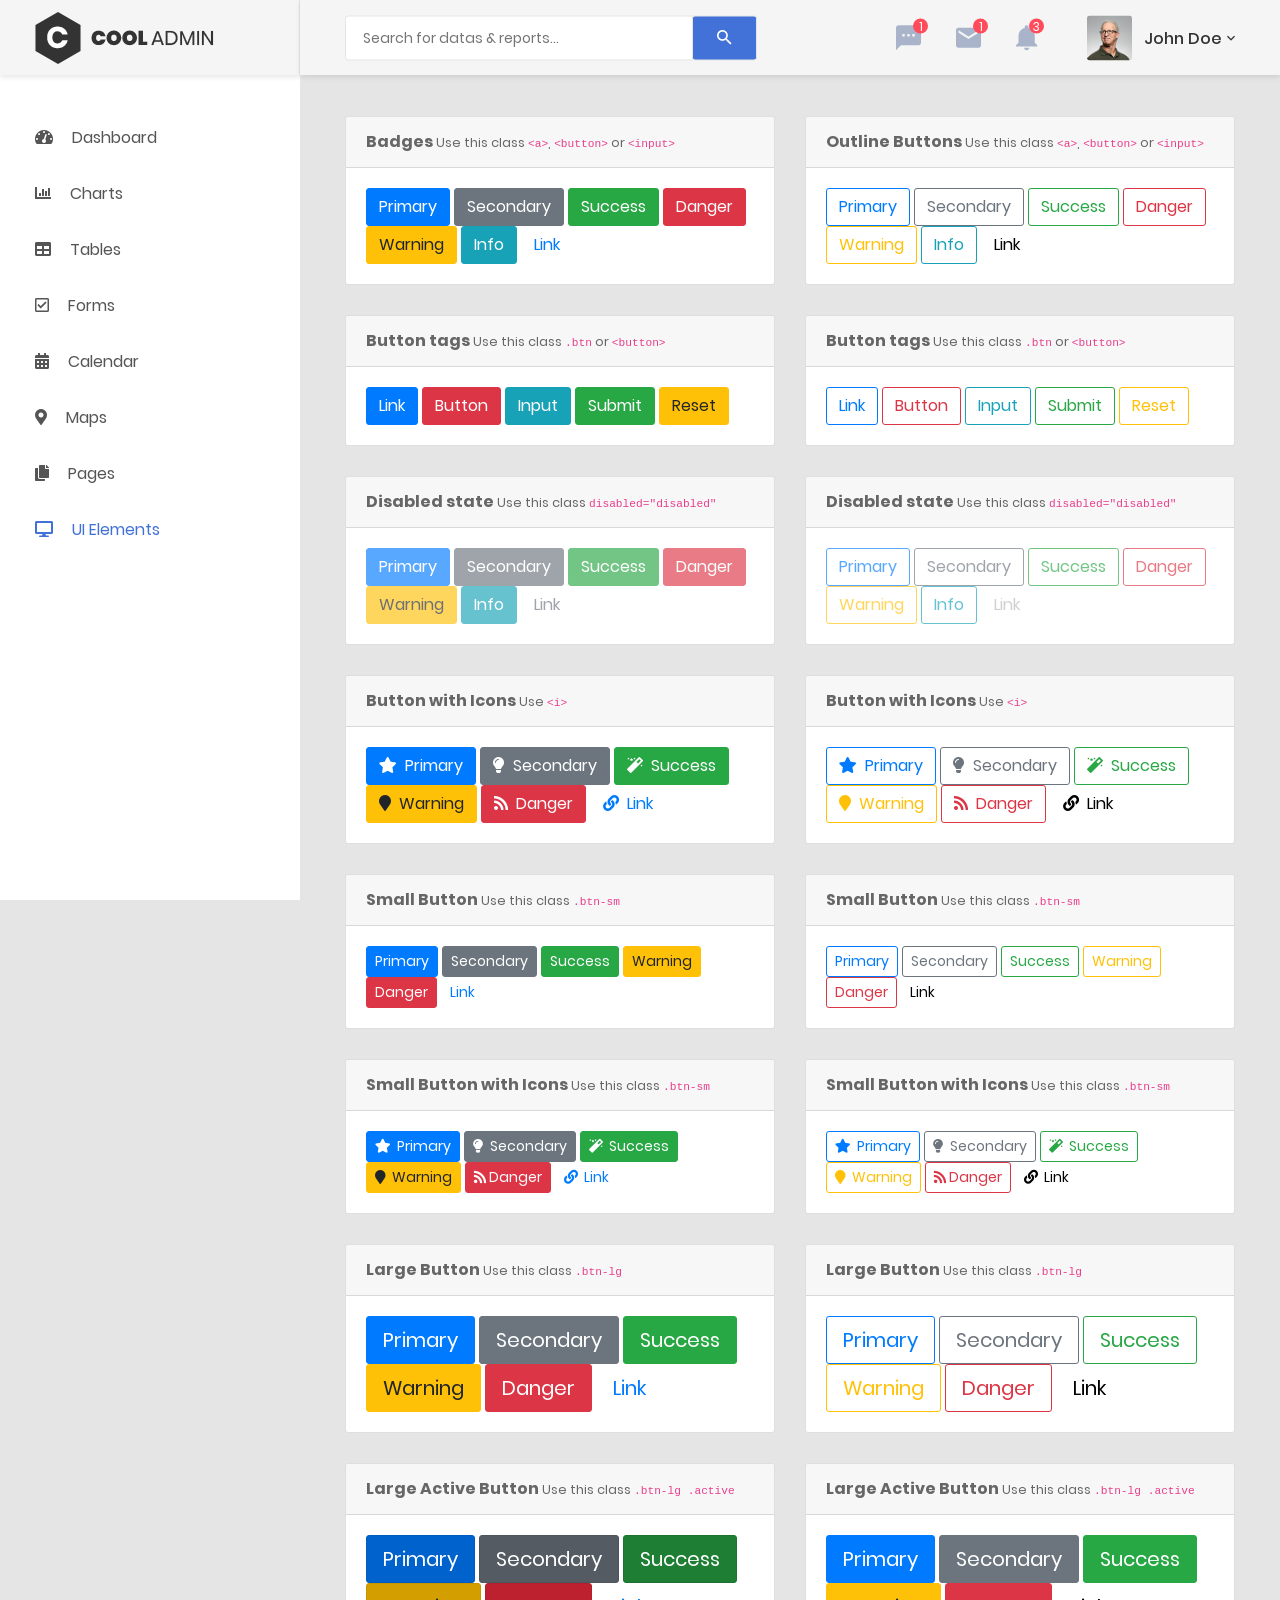
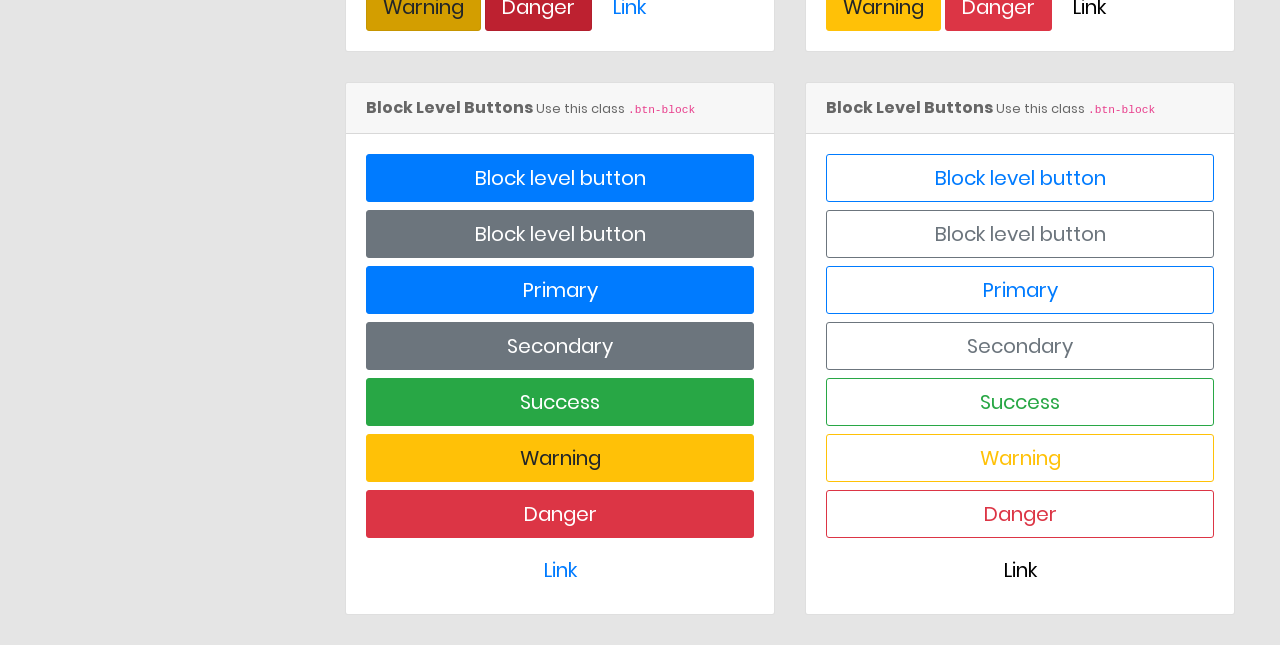
<file: fpc/Source/CoolAdmin-master/button.html>
<!DOCTYPE html>
<html lang="en">

<head>
    <!-- Required meta tags-->
    <meta charset="UTF-8">
    <meta name="viewport" content="width=device-width, initial-scale=1, shrink-to-fit=no">
    <meta name="description" content="au theme template">
    <meta name="author" content="Hau Nguyen">
    <meta name="keywords" content="au theme template">

    <!-- Title Page-->
    <title>Button</title>

    <!-- Fontfaces CSS-->
    <link href="css/font-face.css" rel="stylesheet" media="all">
    <link href="vendor/font-awesome-4.7/css/font-awesome.min.css" rel="stylesheet" media="all">
    <link href="vendor/font-awesome-5/css/fontawesome-all.min.css" rel="stylesheet" media="all">
    <link href="vendor/mdi-font/css/material-design-iconic-font.min.css" rel="stylesheet" media="all">

    <!-- Bootstrap CSS-->
    <link href="vendor/bootstrap-4.1/bootstrap.min.css" rel="stylesheet" media="all">

    <!-- Vendor CSS-->
    <link href="vendor/animsition/animsition.min.css" rel="stylesheet" media="all">
    <link href="vendor/bootstrap-progressbar/bootstrap-progressbar-3.3.4.min.css" rel="stylesheet" media="all">
    <link href="vendor/wow/animate.css" rel="stylesheet" media="all">
    <link href="vendor/css-hamburgers/hamburgers.min.css" rel="stylesheet" media="all">
    <link href="vendor/slick/slick.css" rel="stylesheet" media="all">
    <link href="vendor/select2/select2.min.css" rel="stylesheet" media="all">
    <link href="vendor/perfect-scrollbar/perfect-scrollbar.css" rel="stylesheet" media="all">

    <!-- Main CSS-->
    <link href="css/theme.css" rel="stylesheet" media="all">

</head>

<body class="animsition">
    <div class="page-wrapper">
        <!-- HEADER MOBILE-->
        <header class="header-mobile d-block d-lg-none">
            <div class="header-mobile__bar">
                <div class="container-fluid">
                    <div class="header-mobile-inner">
                        <a class="logo" href="index.html">
                            <img src="images/icon/logo.png" alt="CoolAdmin" />
                        </a>
                        <button class="hamburger hamburger--slider" type="button">
                            <span class="hamburger-box">
                                <span class="hamburger-inner"></span>
                            </span>
                        </button>
                    </div>
                </div>
            </div>
            <nav class="navbar-mobile">
                <div class="container-fluid">
                    <ul class="navbar-mobile__list list-unstyled">
                        <li class="has-sub">
                            <a class="js-arrow" href="#">
                                <i class="fas fa-tachometer-alt"></i>Dashboard</a>
                            <ul class="navbar-mobile-sub__list list-unstyled js-sub-list">
                                <li>
                                    <a href="index.html">Dashboard 1</a>
                                </li>
                                <li>
                                    <a href="index2.html">Dashboard 2</a>
                                </li>
                                <li>
                                    <a href="index3.html">Dashboard 3</a>
                                </li>
                                <li>
                                    <a href="index4.html">Dashboard 4</a>
                                </li>
                            </ul>
                        </li>
                        <li>
                            <a href="chart.html">
                                <i class="fas fa-chart-bar"></i>Charts</a>
                        </li>
                        <li>
                            <a href="table.html">
                                <i class="fas fa-table"></i>Tables</a>
                        </li>
                        <li>
                            <a href="form.html">
                                <i class="far fa-check-square"></i>Forms</a>
                        </li>
                        <li>
                            <a href="#">
                                <i class="fas fa-calendar-alt"></i>Calendar</a>
                        </li>
                        <li>
                            <a href="map.html">
                                <i class="fas fa-map-marker-alt"></i>Maps</a>
                        </li>
                        <li class="has-sub">
                            <a class="js-arrow" href="#">
                                <i class="fas fa-copy"></i>Pages</a>
                            <ul class="navbar-mobile-sub__list list-unstyled js-sub-list">
                                <li>
                                    <a href="login.html">Login</a>
                                </li>
                                <li>
                                    <a href="register.html">Register</a>
                                </li>
                                <li>
                                    <a href="forget-pass.html">Forget Password</a>
                                </li>
                            </ul>
                        </li>
                        <li class="has-sub">
                            <a class="js-arrow" href="#">
                                <i class="fas fa-desktop"></i>UI Elements</a>
                            <ul class="navbar-mobile-sub__list list-unstyled js-sub-list">
                                <li>
                                    <a href="button.html">Button</a>
                                </li>
                                <li>
                                    <a href="badge.html">Badges</a>
                                </li>
                                <li>
                                    <a href="tab.html">Tabs</a>
                                </li>
                                <li>
                                    <a href="card.html">Cards</a>
                                </li>
                                <li>
                                    <a href="alert.html">Alerts</a>
                                </li>
                                <li>
                                    <a href="progress-bar.html">Progress Bars</a>
                                </li>
                                <li>
                                    <a href="modal.html">Modals</a>
                                </li>
                                <li>
                                    <a href="switch.html">Switchs</a>
                                </li>
                                <li>
                                    <a href="grid.html">Grids</a>
                                </li>
                                <li>
                                    <a href="fontawesome.html">Fontawesome Icon</a>
                                </li>
                                <li>
                                    <a href="typo.html">Typography</a>
                                </li>
                            </ul>
                        </li>
                    </ul>
                </div>
            </nav>
        </header>
        <!-- END HEADER MOBILE-->

        <!-- MENU SIDEBAR-->
        <aside class="menu-sidebar d-none d-lg-block">
            <div class="logo">
                <a href="#">
                    <img src="images/icon/logo.png" alt="Cool Admin" />
                </a>
            </div>
            <div class="menu-sidebar__content js-scrollbar1">
                <nav class="navbar-sidebar">
                    <ul class="list-unstyled navbar__list">
                        <li class="has-sub">
                            <a class="js-arrow" href="#">
                                <i class="fas fa-tachometer-alt"></i>Dashboard</a>
                            <ul class="list-unstyled navbar__sub-list js-sub-list">
                                <li>
                                    <a href="index.html">Dashboard 1</a>
                                </li>
                                <li>
                                    <a href="index2.html">Dashboard 2</a>
                                </li>
                                <li>
                                    <a href="index3.html">Dashboard 3</a>
                                </li>
                                <li>
                                    <a href="index4.html">Dashboard 4</a>
                                </li>
                            </ul>
                        </li>
                        <li>
                            <a href="chart.html">
                                <i class="fas fa-chart-bar"></i>Charts</a>
                        </li>
                        <li>
                            <a href="table.html">
                                <i class="fas fa-table"></i>Tables</a>
                        </li>
                        <li>
                            <a href="form.html">
                                <i class="far fa-check-square"></i>Forms</a>
                        </li>
                        <li>
                            <a href="#">
                                <i class="fas fa-calendar-alt"></i>Calendar</a>
                        </li>
                        <li>
                            <a href="map.html">
                                <i class="fas fa-map-marker-alt"></i>Maps</a>
                        </li>
                        <li class="has-sub">
                            <a class="js-arrow" href="#">
                                <i class="fas fa-copy"></i>Pages</a>
                            <ul class="list-unstyled navbar__sub-list js-sub-list">
                                <li>
                                    <a href="login.html">Login</a>
                                </li>
                                <li>
                                    <a href="register.html">Register</a>
                                </li>
                                <li>
                                    <a href="forget-pass.html">Forget Password</a>
                                </li>
                            </ul>
                        </li>
                        <li class="active has-sub">
                            <a class="js-arrow" href="#">
                                <i class="fas fa-desktop"></i>UI Elements</a>
                            <ul class="list-unstyled navbar__sub-list js-sub-list">
                                <li>
                                    <a href="button.html">Button</a>
                                </li>
                                <li>
                                    <a href="badge.html">Badges</a>
                                </li>
                                <li>
                                    <a href="tab.html">Tabs</a>
                                </li>
                                <li>
                                    <a href="card.html">Cards</a>
                                </li>
                                <li>
                                    <a href="alert.html">Alerts</a>
                                </li>
                                <li>
                                    <a href="progress-bar.html">Progress Bars</a>
                                </li>
                                <li>
                                    <a href="modal.html">Modals</a>
                                </li>
                                <li>
                                    <a href="switch.html">Switchs</a>
                                </li>
                                <li>
                                    <a href="grid.html">Grids</a>
                                </li>
                                <li>
                                    <a href="fontawesome.html">Fontawesome Icon</a>
                                </li>
                                <li>
                                    <a href="typo.html">Typography</a>
                                </li>
                            </ul>
                        </li>
                    </ul>
                </nav>
            </div>
        </aside>
        <!-- END MENU SIDEBAR-->

        <!-- PAGE CONTAINER-->
        <div class="page-container">
            <!-- HEADER DESKTOP-->
            <header class="header-desktop">
                <div class="section__content section__content--p30">
                    <div class="container-fluid">
                        <div class="header-wrap">
                            <form class="form-header" action="" method="POST">
                                <input class="au-input au-input--xl" type="text" name="search" placeholder="Search for datas &amp; reports..." />
                                <button class="au-btn--submit" type="submit">
                                    <i class="zmdi zmdi-search"></i>
                                </button>
                            </form>
                            <div class="header-button">
                                <div class="noti-wrap">
                                    <div class="noti__item js-item-menu">
                                        <i class="zmdi zmdi-comment-more"></i>
                                        <span class="quantity">1</span>
                                        <div class="mess-dropdown js-dropdown">
                                            <div class="mess__title">
                                                <p>You have 2 news message</p>
                                            </div>
                                            <div class="mess__item">
                                                <div class="image img-cir img-40">
                                                    <img src="images/icon/avatar-06.jpg" alt="Michelle Moreno" />
                                                </div>
                                                <div class="content">
                                                    <h6>Michelle Moreno</h6>
                                                    <p>Have sent a photo</p>
                                                    <span class="time">3 min ago</span>
                                                </div>
                                            </div>
                                            <div class="mess__item">
                                                <div class="image img-cir img-40">
                                                    <img src="images/icon/avatar-04.jpg" alt="Diane Myers" />
                                                </div>
                                                <div class="content">
                                                    <h6>Diane Myers</h6>
                                                    <p>You are now connected on message</p>
                                                    <span class="time">Yesterday</span>
                                                </div>
                                            </div>
                                            <div class="mess__footer">
                                                <a href="#">View all messages</a>
                                            </div>
                                        </div>
                                    </div>
                                    <div class="noti__item js-item-menu">
                                        <i class="zmdi zmdi-email"></i>
                                        <span class="quantity">1</span>
                                        <div class="email-dropdown js-dropdown">
                                            <div class="email__title">
                                                <p>You have 3 New Emails</p>
                                            </div>
                                            <div class="email__item">
                                                <div class="image img-cir img-40">
                                                    <img src="images/icon/avatar-06.jpg" alt="Cynthia Harvey" />
                                                </div>
                                                <div class="content">
                                                    <p>Meeting about new dashboard...</p>
                                                    <span>Cynthia Harvey, 3 min ago</span>
                                                </div>
                                            </div>
                                            <div class="email__item">
                                                <div class="image img-cir img-40">
                                                    <img src="images/icon/avatar-05.jpg" alt="Cynthia Harvey" />
                                                </div>
                                                <div class="content">
                                                    <p>Meeting about new dashboard...</p>
                                                    <span>Cynthia Harvey, Yesterday</span>
                                                </div>
                                            </div>
                                            <div class="email__item">
                                                <div class="image img-cir img-40">
                                                    <img src="images/icon/avatar-04.jpg" alt="Cynthia Harvey" />
                                                </div>
                                                <div class="content">
                                                    <p>Meeting about new dashboard...</p>
                                                    <span>Cynthia Harvey, April 12,,2018</span>
                                                </div>
                                            </div>
                                            <div class="email__footer">
                                                <a href="#">See all emails</a>
                                            </div>
                                        </div>
                                    </div>
                                    <div class="noti__item js-item-menu">
                                        <i class="zmdi zmdi-notifications"></i>
                                        <span class="quantity">3</span>
                                        <div class="notifi-dropdown js-dropdown">
                                            <div class="notifi__title">
                                                <p>You have 3 Notifications</p>
                                            </div>
                                            <div class="notifi__item">
                                                <div class="bg-c1 img-cir img-40">
                                                    <i class="zmdi zmdi-email-open"></i>
                                                </div>
                                                <div class="content">
                                                    <p>You got a email notification</p>
                                                    <span class="date">April 12, 2018 06:50</span>
                                                </div>
                                            </div>
                                            <div class="notifi__item">
                                                <div class="bg-c2 img-cir img-40">
                                                    <i class="zmdi zmdi-account-box"></i>
                                                </div>
                                                <div class="content">
                                                    <p>Your account has been blocked</p>
                                                    <span class="date">April 12, 2018 06:50</span>
                                                </div>
                                            </div>
                                            <div class="notifi__item">
                                                <div class="bg-c3 img-cir img-40">
                                                    <i class="zmdi zmdi-file-text"></i>
                                                </div>
                                                <div class="content">
                                                    <p>You got a new file</p>
                                                    <span class="date">April 12, 2018 06:50</span>
                                                </div>
                                            </div>
                                            <div class="notifi__footer">
                                                <a href="#">All notifications</a>
                                            </div>
                                        </div>
                                    </div>
                                </div>
                                <div class="account-wrap">
                                    <div class="account-item clearfix js-item-menu">
                                        <div class="image">
                                            <img src="images/icon/avatar-01.jpg" alt="John Doe" />
                                        </div>
                                        <div class="content">
                                            <a class="js-acc-btn" href="#">john doe</a>
                                        </div>
                                        <div class="account-dropdown js-dropdown">
                                            <div class="info clearfix">
                                                <div class="image">
                                                    <a href="#">
                                                        <img src="images/icon/avatar-01.jpg" alt="John Doe" />
                                                    </a>
                                                </div>
                                                <div class="content">
                                                    <h5 class="name">
                                                        <a href="#">john doe</a>
                                                    </h5>
                                                    <span class="email">johndoe@example.com</span>
                                                </div>
                                            </div>
                                            <div class="account-dropdown__body">
                                                <div class="account-dropdown__item">
                                                    <a href="#">
                                                        <i class="zmdi zmdi-account"></i>Account</a>
                                                </div>
                                                <div class="account-dropdown__item">
                                                    <a href="#">
                                                        <i class="zmdi zmdi-settings"></i>Setting</a>
                                                </div>
                                                <div class="account-dropdown__item">
                                                    <a href="#">
                                                        <i class="zmdi zmdi-money-box"></i>Billing</a>
                                                </div>
                                            </div>
                                            <div class="account-dropdown__footer">
                                                <a href="#">
                                                    <i class="zmdi zmdi-power"></i>Logout</a>
                                            </div>
                                        </div>
                                    </div>
                                </div>
                            </div>
                        </div>
                    </div>
                </div>
            </header>
            <!-- HEADER DESKTOP-->

            <!-- MAIN CONTENT-->
            <div class="main-content">
                <div class="section__content section__content--p30">
                    <div class="container-fluid">
                        <div class="row">
                            <!-- LEFT BLOCK -->
                            <div class="col-md-6">
                                <div class="card">
                                    <div class="card-header">
                                        <strong>Badges </strong>
                                        <small>Use this class
                                            <code>&lt;a&gt;</code>,
                                            <code>&lt;button&gt;</code> or
                                            <code>&lt;input&gt;</code>
                                        </small>
                                    </div>
                                    <div class="card-body">
                                        <button type="button" class="btn btn-primary">Primary</button>
                                        <button type="button" class="btn btn-secondary">Secondary</button>
                                        <button type="button" class="btn btn-success">Success</button>
                                        <button type="button" class="btn btn-danger">Danger</button>
                                        <button type="button" class="btn btn-warning">Warning</button>
                                        <button type="button" class="btn btn-info">Info</button>
                                        <button type="button" class="btn btn-link">Link</button>
                                    </div>
                                </div>
                                <!-- /# card -->


                                <div class="card">
                                    <div class="card-header">
                                        <strong>Button tags </strong>
                                        <small>Use this class
                                            <code>.btn</code> or
                                            <code>&lt;button&gt;</code>
                                        </small>
                                    </div>
                                    <div class="card-body">
                                        <a class="btn btn-primary" href="#" role="button">Link</a>
                                        <button class="btn btn-danger" type="submit">Button</button>
                                        <input class="btn btn-info" type="button" value="Input">
                                        <input class="btn btn-success" type="submit" value="Submit">
                                        <input class="btn btn-warning" type="reset" value="Reset">
                                    </div>
                                </div>
                                <!-- /# card -->

                                <div class="card">
                                    <div class="card-header">
                                        <strong>Disabled state </strong>
                                        <small>Use this class
                                            <code>disabled="disabled"</code>
                                        </small>
                                    </div>
                                    <div class="card-body">
                                        <button type="button" class="btn btn-primary" disabled>Primary</button>
                                        <button type="button" class="btn btn-secondary" disabled>Secondary</button>
                                        <button type="button" class="btn btn-success" disabled>Success</button>
                                        <button type="button" class="btn btn-danger" disabled>Danger</button>
                                        <button type="button" class="btn btn-warning" disabled>Warning</button>
                                        <button type="button" class="btn btn-info" disabled>Info</button>
                                        <button type="button" class="btn btn-link" disabled>Link</button>
                                    </div>
                                </div>
                                <!-- /# card -->


                                <div class="card">
                                    <div class="card-header">
                                        <strong>Button with Icons </strong>
                                        <small>Use
                                            <code>&lt;i&gt;</code>
                                        </small>
                                    </div>
                                    <div class="card-body">
                                        <button type="button" class="btn btn-primary">
                                            <i class="fa fa-star"></i>&nbsp; Primary</button>
                                        <button type="button" class="btn btn-secondary">
                                            <i class="fa fa-lightbulb-o"></i>&nbsp; Secondary</button>
                                        <button type="button" class="btn btn-success">
                                            <i class="fa fa-magic"></i>&nbsp; Success</button>
                                        <button type="button" class="btn btn-warning">
                                            <i class="fa fa-map-marker"></i>&nbsp; Warning</button>
                                        <button type="button" class="btn btn-danger">
                                            <i class="fa fa-rss"></i>&nbsp; Danger</button>
                                        <button type="button" class="btn btn-link">
                                            <i class="fa fa-link"></i>&nbsp; Link</button>
                                    </div>
                                </div>
                                <!-- /# card -->


                                <div class="card">
                                    <div class="card-header">
                                        <strong>Small Button </strong>
                                        <small>Use this class
                                            <code>.btn-sm</code>
                                        </small>
                                    </div>
                                    <div class="card-body">
                                        <button type="button" class="btn btn-primary btn-sm">Primary</button>
                                        <button type="button" class="btn btn-secondary btn-sm">Secondary</button>
                                        <button type="button" class="btn btn-success btn-sm">Success</button>
                                        <button type="button" class="btn btn-warning btn-sm">Warning</button>
                                        <button type="button" class="btn btn-danger btn-sm">Danger</button>
                                        <button type="button" class="btn btn-link btn-sm">Link</button>
                                    </div>
                                </div>
                                <!-- /# card -->

                                <div class="card">
                                    <div class="card-header">
                                        <strong>Small Button with Icons </strong>
                                        <small>Use this class
                                            <code>.btn-sm</code>
                                        </small>
                                    </div>
                                    <div class="card-body">
                                        <button type="button" class="btn btn-primary btn-sm">
                                            <i class="fa fa-star"></i>&nbsp; Primary</button>
                                        <button type="button" class="btn btn-secondary btn-sm">
                                            <i class="fa fa-lightbulb-o"></i>&nbsp; Secondary</button>
                                        <button type="button" class="btn btn-success btn-sm">
                                            <i class="fa fa-magic"></i>&nbsp; Success</button>
                                        <button type="button" class="btn btn-warning btn-sm">
                                            <i class="fa fa-map-marker"></i>&nbsp; Warning</button>
                                        <button type="button" class="btn btn-danger btn-sm">
                                            <i class="fa fa-rss"></i>&nbsp;Danger</button>
                                        <button type="button" class="btn btn-link btn-sm">
                                            <i class="fa fa-link"></i>&nbsp; Link</button>
                                    </div>
                                </div>
                                <!-- /# card -->

                                <div class="card">
                                    <div class="card-header">
                                        <strong>Large Button </strong>
                                        <small>Use this class
                                            <code>.btn-lg</code>
                                        </small>
                                    </div>
                                    <div class="card-body">
                                        <button type="button" class="btn btn-primary btn-lg">Primary</button>
                                        <button type="button" class="btn btn-secondary btn-lg">Secondary</button>
                                        <button type="button" class="btn btn-success btn-lg">Success</button>
                                        <button type="button" class="btn btn-warning btn-lg">Warning</button>
                                        <button type="button" class="btn btn-danger btn-lg">Danger</button>
                                        <button type="button" class="btn btn-link btn-lg">Link</button>
                                    </div>
                                </div>
                                <!-- /# card -->

                                <div class="card">
                                    <div class="card-header">
                                        <strong>Large Active Button </strong>
                                        <small>Use this class
                                            <code>.btn-lg .active</code>
                                        </small>
                                    </div>
                                    <div class="card-body">
                                        <button type="button" class="btn btn-primary btn-lg active">Primary</button>
                                        <button type="button" class="btn btn-secondary btn-lg active">Secondary</button>
                                        <button type="button" class="btn btn-success btn-lg active">Success</button>
                                        <button type="button" class="btn btn-warning btn-lg active">Warning</button>
                                        <button type="button" class="btn btn-danger btn-lg active">Danger</button>
                                        <button type="button" class="btn btn-link btn-lg active">Link</button>
                                    </div>
                                </div>
                                <!-- /# card -->

                                <div class="card">
                                    <div class="card-header">
                                        <strong>Block Level Buttons </strong>
                                        <small>Use this class
                                            <code>.btn-block</code>
                                        </small>
                                    </div>
                                    <div class="card-body">
                                        <button type="button" class="btn btn-primary btn-lg btn-block">Block level button</button>
                                        <button type="button" class="btn btn-secondary btn-lg btn-block">Block level button</button>

                                        <button type="button" class="btn btn-primary btn-lg btn-block">Primary</button>
                                        <button type="button" class="btn btn-secondary btn-lg btn-block">Secondary</button>
                                        <button type="button" class="btn btn-success btn-lg btn-block">Success</button>
                                        <button type="button" class="btn btn-warning btn-lg btn-block">Warning</button>
                                        <button type="button" class="btn btn-danger btn-lg btn-block">Danger</button>
                                        <button type="button" class="btn btn-link btn-lg btn-block">Link</button>
                                    </div>
                                </div>
                                <!-- /# card -->
                            </div>
                            <!-- END LEFT BLOCK -->

                            <!-- RIGHT BLOCK -->
                            <div class="col-md-6">

                                <div class="card">
                                    <div class="card-header">
                                        <strong>Outline Buttons </strong>
                                        <small>Use this class
                                            <code>&lt;a&gt;</code>,
                                            <code>&lt;button&gt;</code> or
                                            <code>&lt;input&gt;</code>
                                        </small>
                                    </div>
                                    <div class="card-body">
                                        <button type="button" class="btn btn-outline-primary">Primary</button>
                                        <button type="button" class="btn btn-outline-secondary">Secondary</button>
                                        <button type="button" class="btn btn-outline-success">Success</button>
                                        <button type="button" class="btn btn-outline-danger">Danger</button>
                                        <button type="button" class="btn btn-outline-warning">Warning</button>
                                        <button type="button" class="btn btn-outline-info">Info</button>
                                        <button type="button" class="btn btn-outline-link">Link</button>
                                    </div>
                                </div>
                                <!-- /# card -->


                                <div class="card">
                                    <div class="card-header">
                                        <strong>Button tags </strong>
                                        <small>Use this class
                                            <code>.btn</code> or
                                            <code>&lt;button&gt;</code>
                                        </small>
                                    </div>
                                    <div class="card-body">
                                        <a class="btn btn-outline-primary" href="#" role="button">Link</a>
                                        <button class="btn btn-outline-danger" type="submit">Button</button>
                                        <input class="btn btn-outline-info" type="button" value="Input">
                                        <input class="btn btn-outline-success" type="submit" value="Submit">
                                        <input class="btn btn-outline-warning" type="reset" value="Reset">
                                    </div>
                                </div>
                                <!-- /# card -->

                                <div class="card">
                                    <div class="card-header">
                                        <strong>Disabled state </strong>
                                        <small>Use this class
                                            <code>disabled="disabled"</code>
                                        </small>
                                    </div>
                                    <div class="card-body">
                                        <button type="button" class="btn btn-outline-primary" disabled>Primary</button>
                                        <button type="button" class="btn btn-outline-secondary" disabled>Secondary</button>
                                        <button type="button" class="btn btn-outline-success" disabled>Success</button>
                                        <button type="button" class="btn btn-outline-danger" disabled>Danger</button>
                                        <button type="button" class="btn btn-outline-warning" disabled>Warning</button>
                                        <button type="button" class="btn btn-outline-info" disabled>Info</button>
                                        <button type="button" class="btn btn-outline-link" disabled>Link</button>
                                    </div>
                                </div>
                                <!-- /# card -->


                                <div class="card">
                                    <div class="card-header">
                                        <strong>Button with Icons </strong>
                                        <small>Use
                                            <code>&lt;i&gt;</code>
                                        </small>
                                    </div>
                                    <div class="card-body">
                                        <button type="button" class="btn btn-outline-primary">
                                            <i class="fa fa-star"></i>&nbsp; Primary</button>
                                        <button type="button" class="btn btn-outline-secondary">
                                            <i class="fa fa-lightbulb-o"></i>&nbsp; Secondary</button>
                                        <button type="button" class="btn btn-outline-success">
                                            <i class="fa fa-magic"></i>&nbsp; Success</button>
                                        <button type="button" class="btn btn-outline-warning">
                                            <i class="fa fa-map-marker"></i>&nbsp; Warning</button>
                                        <button type="button" class="btn btn-outline-danger">
                                            <i class="fa fa-rss"></i>&nbsp; Danger</button>
                                        <button type="button" class="btn btn-outline-link">
                                            <i class="fa fa-link"></i>&nbsp; Link</button>
                                    </div>
                                </div>
                                <!-- /# card -->


                                <div class="card">
                                    <div class="card-header">
                                        <strong>Small Button </strong>
                                        <small>Use this class
                                            <code>.btn-sm</code>
                                        </small>
                                    </div>
                                    <div class="card-body">
                                        <button type="button" class="btn btn-outline-primary btn-sm">Primary</button>
                                        <button type="button" class="btn btn-outline-secondary btn-sm">Secondary</button>
                                        <button type="button" class="btn btn-outline-success btn-sm">Success</button>
                                        <button type="button" class="btn btn-outline-warning btn-sm">Warning</button>
                                        <button type="button" class="btn btn-outline-danger btn-sm">Danger</button>
                                        <button type="button" class="btn btn-outline-link btn-sm">Link</button>
                                    </div>
                                </div>
                                <!-- /# card -->

                                <div class="card">
                                    <div class="card-header">
                                        <strong>Small Button with Icons </strong>
                                        <small>Use this class
                                            <code>.btn-sm</code>
                                        </small>
                                    </div>
                                    <div class="card-body">
                                        <button type="button" class="btn btn-outline-primary btn-sm">
                                            <i class="fa fa-star"></i>&nbsp; Primary</button>
                                        <button type="button" class="btn btn-outline-secondary btn-sm">
                                            <i class="fa fa-lightbulb-o"></i>&nbsp; Secondary</button>
                                        <button type="button" class="btn btn-outline-success btn-sm">
                                            <i class="fa fa-magic"></i>&nbsp; Success</button>
                                        <button type="button" class="btn btn-outline-warning btn-sm">
                                            <i class="fa fa-map-marker"></i>&nbsp; Warning</button>
                                        <button type="button" class="btn btn-outline-danger btn-sm">
                                            <i class="fa fa-rss"></i>&nbsp;Danger</button>
                                        <button type="button" class="btn btn-outline-link btn-sm">
                                            <i class="fa fa-link"></i>&nbsp; Link</button>
                                    </div>
                                </div>
                                <!-- /# card -->

                                <div class="card">
                                    <div class="card-header">
                                        <strong>Large Button </strong>
                                        <small>Use this class
                                            <code>.btn-lg</code>
                                        </small>
                                    </div>
                                    <div class="card-body">
                                        <button type="button" class="btn btn-outline-primary btn-lg">Primary</button>
                                        <button type="button" class="btn btn-outline-secondary btn-lg">Secondary</button>
                                        <button type="button" class="btn btn-outline-success btn-lg">Success</button>
                                        <button type="button" class="btn btn-outline-warning btn-lg">Warning</button>
                                        <button type="button" class="btn btn-outline-danger btn-lg">Danger</button>
                                        <button type="button" class="btn btn-outline-link btn-lg">Link</button>
                                    </div>
                                </div>
                                <!-- /# card -->

                                <div class="card">
                                    <div class="card-header">
                                        <strong>Large Active Button </strong>
                                        <small>Use this class
                                            <code>.btn-lg .active</code>
                                        </small>
                                    </div>
                                    <div class="card-body">
                                        <button type="button" class="btn btn-outline-primary btn-lg active">Primary</button>
                                        <button type="button" class="btn btn-outline-secondary btn-lg active">Secondary</button>
                                        <button type="button" class="btn btn-outline-success btn-lg active">Success</button>
                                        <button type="button" class="btn btn-outline-warning btn-lg active">Warning</button>
                                        <button type="button" class="btn btn-outline-danger btn-lg active">Danger</button>
                                        <button type="button" class="btn btn-outline-link btn-lg active">Link</button>
                                    </div>
                                </div>
                                <!-- /# card -->

                                <div class="card">
                                    <div class="card-header">
                                        <strong>Block Level Buttons </strong>
                                        <small>Use this class
                                            <code>.btn-block</code>
                                        </small>
                                    </div>
                                    <div class="card-body">
                                        <button type="button" class="btn btn-outline-primary btn-lg btn-block">Block level button</button>
                                        <button type="button" class="btn btn-outline-secondary btn-lg btn-block">Block level button</button>

                                        <button type="button" class="btn btn-outline-primary btn-lg btn-block">Primary</button>
                                        <button type="button" class="btn btn-outline-secondary btn-lg btn-block">Secondary</button>
                                        <button type="button" class="btn btn-outline-success btn-lg btn-block">Success</button>
                                        <button type="button" class="btn btn-outline-warning btn-lg btn-block">Warning</button>
                                        <button type="button" class="btn btn-outline-danger btn-lg btn-block">Danger</button>
                                        <button type="button" class="btn btn-outline-link btn-lg btn-block">Link</button>
                                    </div>
                                </div>
                                <!-- /# card -->
                            </div>
                            <!-- END RIGHT BLOCK -->
                        </div>
                    </div>
                </div>
            </div>
        </div>
        <!-- END PAGE CONTAINER-->

    </div>

    <!-- Jquery JS-->
    <script src="vendor/jquery-3.2.1.min.js"></script>
    <!-- Bootstrap JS-->
    <script src="vendor/bootstrap-4.1/popper.min.js"></script>
    <script src="vendor/bootstrap-4.1/bootstrap.min.js"></script>
    <!-- Vendor JS       -->
    <script src="vendor/slick/slick.min.js">
    </script>
    <script src="vendor/wow/wow.min.js"></script>
    <script src="vendor/animsition/animsition.min.js"></script>
    <script src="vendor/bootstrap-progressbar/bootstrap-progressbar.min.js">
    </script>
    <script src="vendor/counter-up/jquery.waypoints.min.js"></script>
    <script src="vendor/counter-up/jquery.counterup.min.js">
    </script>
    <script src="vendor/circle-progress/circle-progress.min.js"></script>
    <script src="vendor/perfect-scrollbar/perfect-scrollbar.js"></script>
    <script src="vendor/chartjs/Chart.bundle.min.js"></script>
    <script src="vendor/select2/select2.min.js">
    </script>

    <!-- Main JS-->
    <script src="js/main.js"></script>

</body>

</html>
<!-- end document-->
</file>
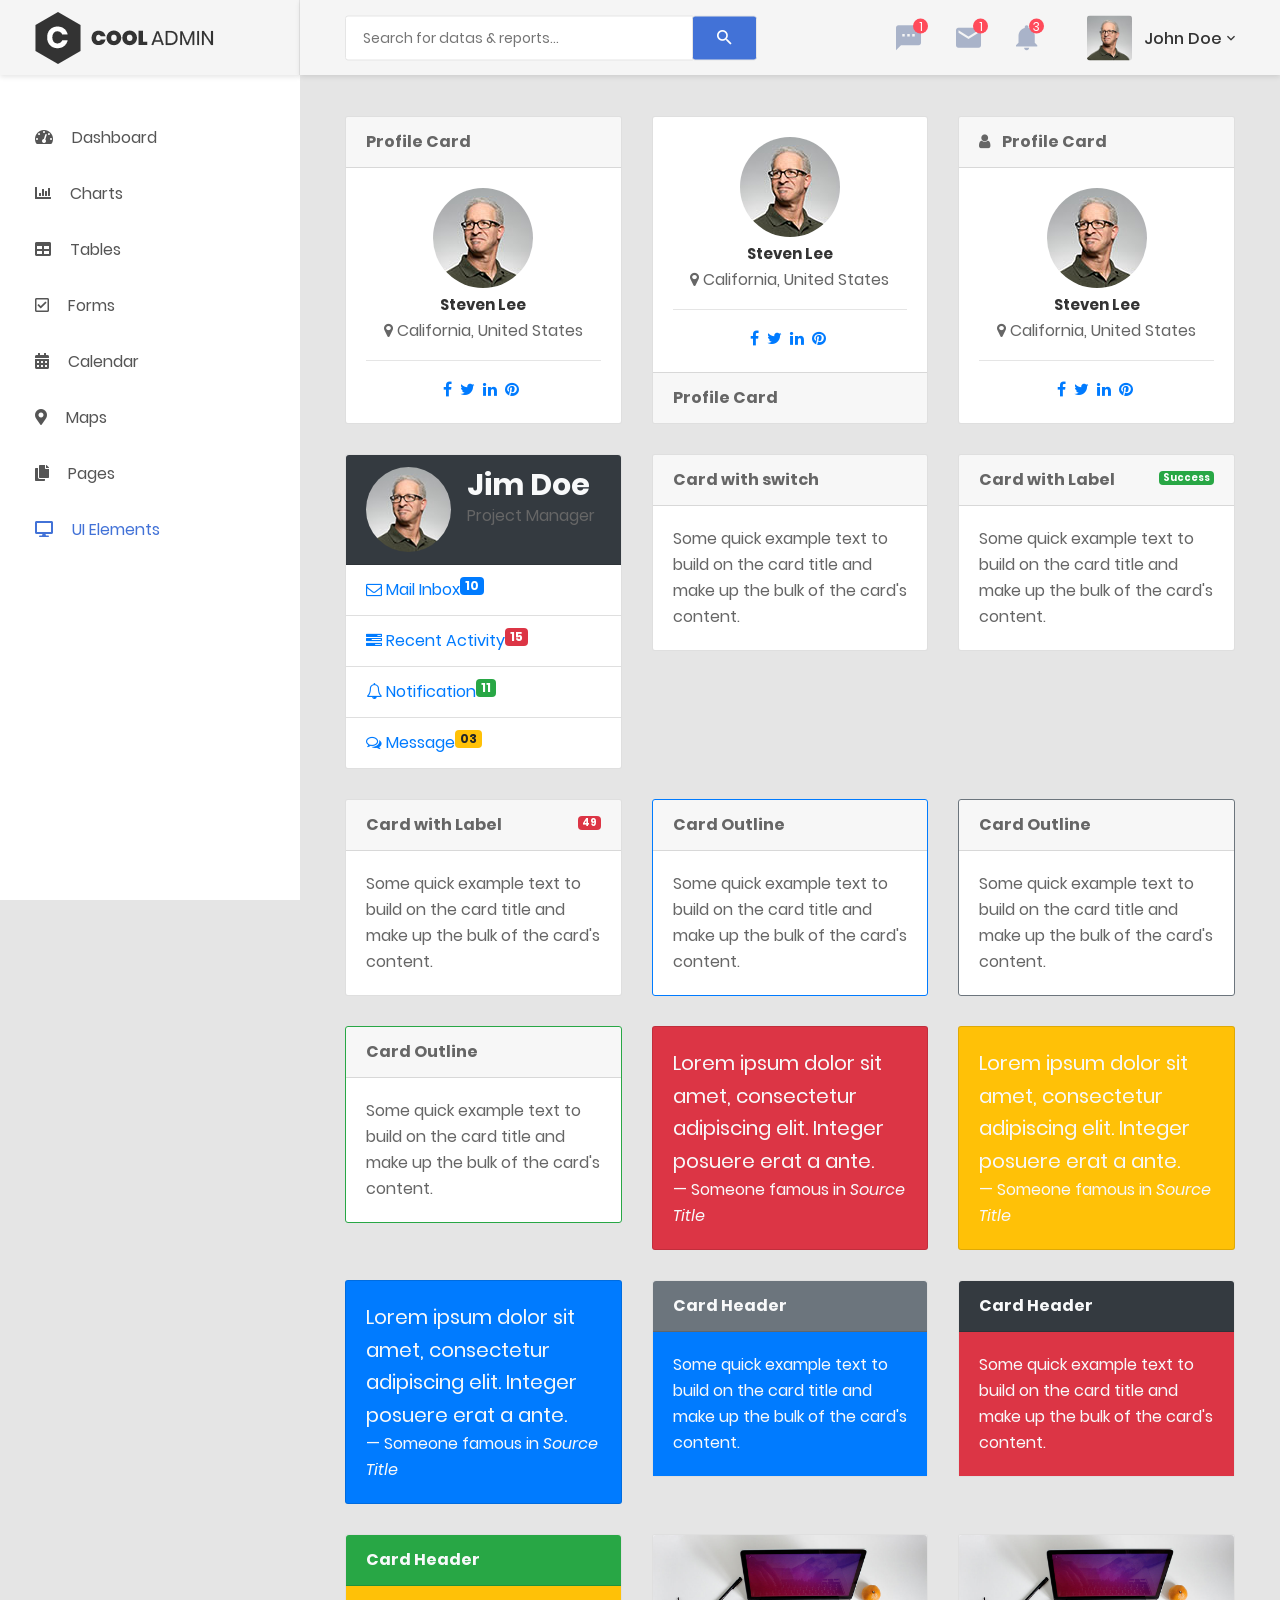
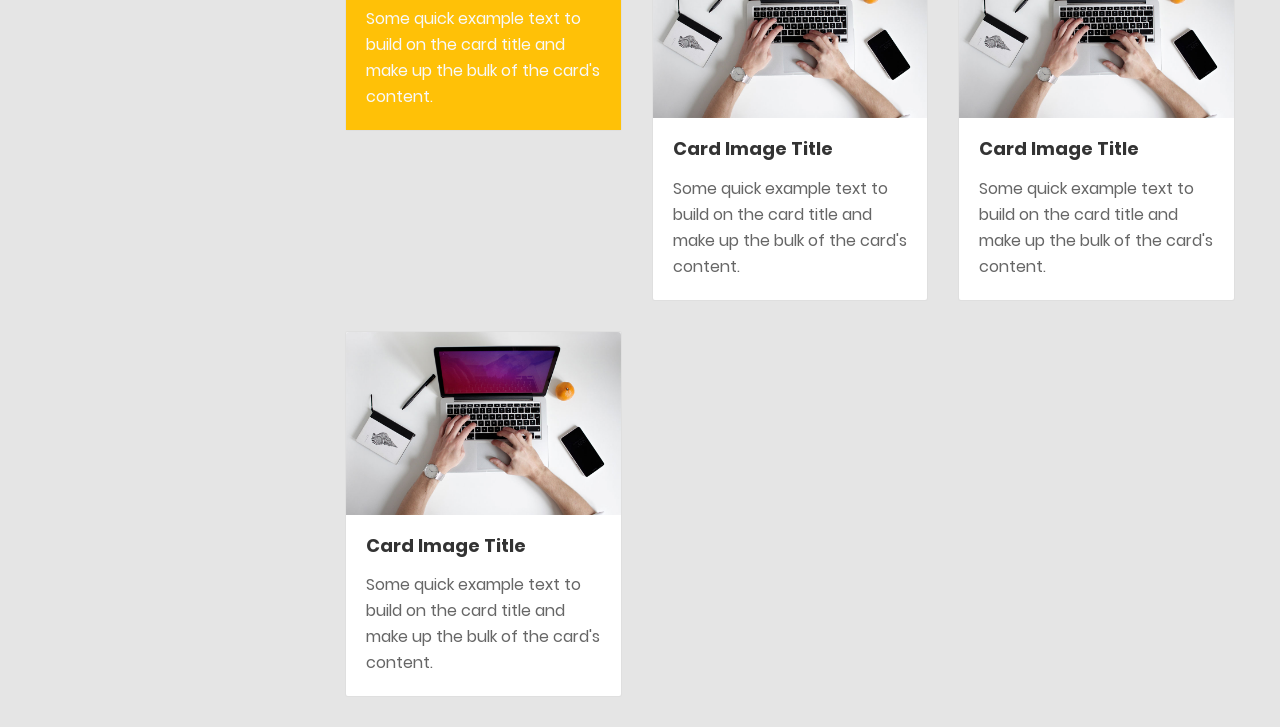
<file: fpc/Source/CoolAdmin-master/card.html>
<!DOCTYPE html>
<html lang="en">

<head>
    <!-- Required meta tags-->
    <meta charset="UTF-8">
    <meta name="viewport" content="width=device-width, initial-scale=1, shrink-to-fit=no">
    <meta name="description" content="au theme template">
    <meta name="author" content="Hau Nguyen">
    <meta name="keywords" content="au theme template">

    <!-- Title Page-->
    <title>Card</title>

    <!-- Fontfaces CSS-->
    <link href="css/font-face.css" rel="stylesheet" media="all">
    <link href="vendor/font-awesome-5/css/fontawesome-all.min.css" rel="stylesheet" media="all">
    <link href="vendor/font-awesome-4.7/css/font-awesome.min.css" rel="stylesheet" media="all">
    <link href="vendor/mdi-font/css/material-design-iconic-font.min.css" rel="stylesheet" media="all">

    <!-- Bootstrap CSS-->
    <link href="vendor/bootstrap-4.1/bootstrap.min.css" rel="stylesheet" media="all">

    <!-- Vendor CSS-->
    <link href="vendor/animsition/animsition.min.css" rel="stylesheet" media="all">
    <link href="vendor/bootstrap-progressbar/bootstrap-progressbar-3.3.4.min.css" rel="stylesheet" media="all">
    <link href="vendor/wow/animate.css" rel="stylesheet" media="all">
    <link href="vendor/css-hamburgers/hamburgers.min.css" rel="stylesheet" media="all">
    <link href="vendor/slick/slick.css" rel="stylesheet" media="all">
    <link href="vendor/select2/select2.min.css" rel="stylesheet" media="all">
    <link href="vendor/perfect-scrollbar/perfect-scrollbar.css" rel="stylesheet" media="all">

    <!-- Main CSS-->
    <link href="css/theme.css" rel="stylesheet" media="all">

</head>

<body class="animsition">
    <div class="page-wrapper">
        <!-- HEADER MOBILE-->
        <header class="header-mobile d-block d-lg-none">
            <div class="header-mobile__bar">
                <div class="container-fluid">
                    <div class="header-mobile-inner">
                        <a class="logo" href="index.html">
                            <img src="images/icon/logo.png" alt="CoolAdmin" />
                        </a>
                        <button class="hamburger hamburger--slider" type="button">
                            <span class="hamburger-box">
                                <span class="hamburger-inner"></span>
                            </span>
                        </button>
                    </div>
                </div>
            </div>
            <nav class="navbar-mobile">
                <div class="container-fluid">
                    <ul class="navbar-mobile__list list-unstyled">
                        <li class="has-sub">
                            <a class="js-arrow" href="#">
                                <i class="fas fa-tachometer-alt"></i>Dashboard</a>
                            <ul class="navbar-mobile-sub__list list-unstyled js-sub-list">
                                <li>
                                    <a href="index.html">Dashboard 1</a>
                                </li>
                                <li>
                                    <a href="index2.html">Dashboard 2</a>
                                </li>
                                <li>
                                    <a href="index3.html">Dashboard 3</a>
                                </li>
                                <li>
                                    <a href="index4.html">Dashboard 4</a>
                                </li>
                            </ul>
                        </li>
                        <li>
                            <a href="chart.html">
                                <i class="fas fa-chart-bar"></i>Charts</a>
                        </li>
                        <li>
                            <a href="table.html">
                                <i class="fas fa-table"></i>Tables</a>
                        </li>
                        <li>
                            <a href="form.html">
                                <i class="far fa-check-square"></i>Forms</a>
                        </li>
                        <li>
                            <a href="#">
                                <i class="fas fa-calendar-alt"></i>Calendar</a>
                        </li>
                        <li>
                            <a href="map.html">
                                <i class="fas fa-map-marker-alt"></i>Maps</a>
                        </li>
                        <li class="has-sub">
                            <a class="js-arrow" href="#">
                                <i class="fas fa-copy"></i>Pages</a>
                            <ul class="navbar-mobile-sub__list list-unstyled js-sub-list">
                                <li>
                                    <a href="login.html">Login</a>
                                </li>
                                <li>
                                    <a href="register.html">Register</a>
                                </li>
                                <li>
                                    <a href="forget-pass.html">Forget Password</a>
                                </li>
                            </ul>
                        </li>
                        <li class="has-sub">
                            <a class="js-arrow" href="#">
                                <i class="fas fa-desktop"></i>UI Elements</a>
                            <ul class="navbar-mobile-sub__list list-unstyled js-sub-list">
                                <li>
                                    <a href="button.html">Button</a>
                                </li>
                                <li>
                                    <a href="badge.html">Badges</a>
                                </li>
                                <li>
                                    <a href="tab.html">Tabs</a>
                                </li>
                                <li>
                                    <a href="card.html">Cards</a>
                                </li>
                                <li>
                                    <a href="alert.html">Alerts</a>
                                </li>
                                <li>
                                    <a href="progress-bar.html">Progress Bars</a>
                                </li>
                                <li>
                                    <a href="modal.html">Modals</a>
                                </li>
                                <li>
                                    <a href="switch.html">Switchs</a>
                                </li>
                                <li>
                                    <a href="grid.html">Grids</a>
                                </li>
                                <li>
                                    <a href="fontawesome.html">Fontawesome Icon</a>
                                </li>
                                <li>
                                    <a href="typo.html">Typography</a>
                                </li>
                            </ul>
                        </li>
                    </ul>
                </div>
            </nav>
        </header>
        <!-- END HEADER MOBILE-->

        <!-- MENU SIDEBAR-->
        <aside class="menu-sidebar d-none d-lg-block">
            <div class="logo">
                <a href="#">
                    <img src="images/icon/logo.png" alt="Cool Admin" />
                </a>
            </div>
            <div class="menu-sidebar__content js-scrollbar1">
                <nav class="navbar-sidebar">
                    <ul class="list-unstyled navbar__list">
                        <li class="has-sub">
                            <a class="js-arrow" href="#">
                                <i class="fas fa-tachometer-alt"></i>Dashboard</a>
                            <ul class="list-unstyled navbar__sub-list js-sub-list">
                                <li>
                                    <a href="index.html">Dashboard 1</a>
                                </li>
                                <li>
                                    <a href="index2.html">Dashboard 2</a>
                                </li>
                                <li>
                                    <a href="index3.html">Dashboard 3</a>
                                </li>
                                <li>
                                    <a href="index4.html">Dashboard 4</a>
                                </li>
                            </ul>
                        </li>
                        <li>
                            <a href="chart.html">
                                <i class="fas fa-chart-bar"></i>Charts</a>
                        </li>
                        <li>
                            <a href="table.html">
                                <i class="fas fa-table"></i>Tables</a>
                        </li>
                        <li>
                            <a href="form.html">
                                <i class="far fa-check-square"></i>Forms</a>
                        </li>
                        <li>
                            <a href="#">
                                <i class="fas fa-calendar-alt"></i>Calendar</a>
                        </li>
                        <li>
                            <a href="map.html">
                                <i class="fas fa-map-marker-alt"></i>Maps</a>
                        </li>
                        <li class="has-sub">
                            <a class="js-arrow" href="#">
                                <i class="fas fa-copy"></i>Pages</a>
                            <ul class="list-unstyled navbar__sub-list js-sub-list">
                                <li>
                                    <a href="login.html">Login</a>
                                </li>
                                <li>
                                    <a href="register.html">Register</a>
                                </li>
                                <li>
                                    <a href="forget-pass.html">Forget Password</a>
                                </li>
                            </ul>
                        </li>
                        <li class="active has-sub">
                            <a class="js-arrow" href="#">
                                <i class="fas fa-desktop"></i>UI Elements</a>
                            <ul class="list-unstyled navbar__sub-list js-sub-list">
                                <li>
                                    <a href="button.html">Button</a>
                                </li>
                                <li>
                                    <a href="badge.html">Badges</a>
                                </li>
                                <li>
                                    <a href="tab.html">Tabs</a>
                                </li>
                                <li>
                                    <a href="card.html">Cards</a>
                                </li>
                                <li>
                                    <a href="alert.html">Alerts</a>
                                </li>
                                <li>
                                    <a href="progress-bar.html">Progress Bars</a>
                                </li>
                                <li>
                                    <a href="modal.html">Modals</a>
                                </li>
                                <li>
                                    <a href="switch.html">Switchs</a>
                                </li>
                                <li>
                                    <a href="grid.html">Grids</a>
                                </li>
                                <li>
                                    <a href="fontawesome.html">Fontawesome Icon</a>
                                </li>
                                <li>
                                    <a href="typo.html">Typography</a>
                                </li>
                            </ul>
                        </li>
                    </ul>
                </nav>
            </div>
        </aside>
        <!-- END MENU SIDEBAR-->

        <!-- PAGE CONTAINER-->
        <div class="page-container">
            <!-- HEADER DESKTOP-->
            <header class="header-desktop">
                <div class="section__content section__content--p30">
                    <div class="container-fluid">
                        <div class="header-wrap">
                            <form class="form-header" action="" method="POST">
                                <input class="au-input au-input--xl" type="text" name="search" placeholder="Search for datas &amp; reports..." />
                                <button class="au-btn--submit" type="submit">
                                    <i class="zmdi zmdi-search"></i>
                                </button>
                            </form>
                            <div class="header-button">
                                <div class="noti-wrap">
                                    <div class="noti__item js-item-menu">
                                        <i class="zmdi zmdi-comment-more"></i>
                                        <span class="quantity">1</span>
                                        <div class="mess-dropdown js-dropdown">
                                            <div class="mess__title">
                                                <p>You have 2 news message</p>
                                            </div>
                                            <div class="mess__item">
                                                <div class="image img-cir img-40">
                                                    <img src="images/icon/avatar-06.jpg" alt="Michelle Moreno" />
                                                </div>
                                                <div class="content">
                                                    <h6>Michelle Moreno</h6>
                                                    <p>Have sent a photo</p>
                                                    <span class="time">3 min ago</span>
                                                </div>
                                            </div>
                                            <div class="mess__item">
                                                <div class="image img-cir img-40">
                                                    <img src="images/icon/avatar-04.jpg" alt="Diane Myers" />
                                                </div>
                                                <div class="content">
                                                    <h6>Diane Myers</h6>
                                                    <p>You are now connected on message</p>
                                                    <span class="time">Yesterday</span>
                                                </div>
                                            </div>
                                            <div class="mess__footer">
                                                <a href="#">View all messages</a>
                                            </div>
                                        </div>
                                    </div>
                                    <div class="noti__item js-item-menu">
                                        <i class="zmdi zmdi-email"></i>
                                        <span class="quantity">1</span>
                                        <div class="email-dropdown js-dropdown">
                                            <div class="email__title">
                                                <p>You have 3 New Emails</p>
                                            </div>
                                            <div class="email__item">
                                                <div class="image img-cir img-40">
                                                    <img src="images/icon/avatar-06.jpg" alt="Cynthia Harvey" />
                                                </div>
                                                <div class="content">
                                                    <p>Meeting about new dashboard...</p>
                                                    <span>Cynthia Harvey, 3 min ago</span>
                                                </div>
                                            </div>
                                            <div class="email__item">
                                                <div class="image img-cir img-40">
                                                    <img src="images/icon/avatar-05.jpg" alt="Cynthia Harvey" />
                                                </div>
                                                <div class="content">
                                                    <p>Meeting about new dashboard...</p>
                                                    <span>Cynthia Harvey, Yesterday</span>
                                                </div>
                                            </div>
                                            <div class="email__item">
                                                <div class="image img-cir img-40">
                                                    <img src="images/icon/avatar-04.jpg" alt="Cynthia Harvey" />
                                                </div>
                                                <div class="content">
                                                    <p>Meeting about new dashboard...</p>
                                                    <span>Cynthia Harvey, April 12,,2018</span>
                                                </div>
                                            </div>
                                            <div class="email__footer">
                                                <a href="#">See all emails</a>
                                            </div>
                                        </div>
                                    </div>
                                    <div class="noti__item js-item-menu">
                                        <i class="zmdi zmdi-notifications"></i>
                                        <span class="quantity">3</span>
                                        <div class="notifi-dropdown js-dropdown">
                                            <div class="notifi__title">
                                                <p>You have 3 Notifications</p>
                                            </div>
                                            <div class="notifi__item">
                                                <div class="bg-c1 img-cir img-40">
                                                    <i class="zmdi zmdi-email-open"></i>
                                                </div>
                                                <div class="content">
                                                    <p>You got a email notification</p>
                                                    <span class="date">April 12, 2018 06:50</span>
                                                </div>
                                            </div>
                                            <div class="notifi__item">
                                                <div class="bg-c2 img-cir img-40">
                                                    <i class="zmdi zmdi-account-box"></i>
                                                </div>
                                                <div class="content">
                                                    <p>Your account has been blocked</p>
                                                    <span class="date">April 12, 2018 06:50</span>
                                                </div>
                                            </div>
                                            <div class="notifi__item">
                                                <div class="bg-c3 img-cir img-40">
                                                    <i class="zmdi zmdi-file-text"></i>
                                                </div>
                                                <div class="content">
                                                    <p>You got a new file</p>
                                                    <span class="date">April 12, 2018 06:50</span>
                                                </div>
                                            </div>
                                            <div class="notifi__footer">
                                                <a href="#">All notifications</a>
                                            </div>
                                        </div>
                                    </div>
                                </div>
                                <div class="account-wrap">
                                    <div class="account-item clearfix js-item-menu">
                                        <div class="image">
                                            <img src="images/icon/avatar-01.jpg" alt="John Doe" />
                                        </div>
                                        <div class="content">
                                            <a class="js-acc-btn" href="#">john doe</a>
                                        </div>
                                        <div class="account-dropdown js-dropdown">
                                            <div class="info clearfix">
                                                <div class="image">
                                                    <a href="#">
                                                        <img src="images/icon/avatar-01.jpg" alt="John Doe" />
                                                    </a>
                                                </div>
                                                <div class="content">
                                                    <h5 class="name">
                                                        <a href="#">john doe</a>
                                                    </h5>
                                                    <span class="email">johndoe@example.com</span>
                                                </div>
                                            </div>
                                            <div class="account-dropdown__body">
                                                <div class="account-dropdown__item">
                                                    <a href="#">
                                                        <i class="zmdi zmdi-account"></i>Account</a>
                                                </div>
                                                <div class="account-dropdown__item">
                                                    <a href="#">
                                                        <i class="zmdi zmdi-settings"></i>Setting</a>
                                                </div>
                                                <div class="account-dropdown__item">
                                                    <a href="#">
                                                        <i class="zmdi zmdi-money-box"></i>Billing</a>
                                                </div>
                                            </div>
                                            <div class="account-dropdown__footer">
                                                <a href="#">
                                                    <i class="zmdi zmdi-power"></i>Logout</a>
                                            </div>
                                        </div>
                                    </div>
                                </div>
                            </div>
                        </div>
                    </div>
                </div>
            </header>
            <!-- HEADER DESKTOP-->

            <!-- MAIN CONTENT-->
            <div class="main-content">
                <div class="section__content section__content--p30">
                    <div class="container-fluid">
                        <div class="row">
                            <div class="col-md-4">
                                <div class="card">
                                    <div class="card-header">
                                        <strong class="card-title mb-3">Profile Card</strong>
                                    </div>
                                    <div class="card-body">
                                        <div class="mx-auto d-block">
                                            <img class="rounded-circle mx-auto d-block" src="images/icon/avatar-01.jpg" alt="Card image cap">
                                            <h5 class="text-sm-center mt-2 mb-1">Steven Lee</h5>
                                            <div class="location text-sm-center">
                                                <i class="fa fa-map-marker"></i> California, United States</div>
                                        </div>
                                        <hr>
                                        <div class="card-text text-sm-center">
                                            <a href="#">
                                                <i class="fa fa-facebook pr-1"></i>
                                            </a>
                                            <a href="#">
                                                <i class="fa fa-twitter pr-1"></i>
                                            </a>
                                            <a href="#">
                                                <i class="fa fa-linkedin pr-1"></i>
                                            </a>
                                            <a href="#">
                                                <i class="fa fa-pinterest pr-1"></i>
                                            </a>
                                        </div>
                                    </div>
                                </div>
                            </div>


                            <div class="col-md-4">
                                <div class="card">
                                    <div class="card-body">
                                        <div class="mx-auto d-block">
                                            <img class="rounded-circle mx-auto d-block" src="images/icon/avatar-01.jpg" alt="Card image cap">
                                            <h5 class="text-sm-center mt-2 mb-1">Steven Lee</h5>
                                            <div class="location text-sm-center">
                                                <i class="fa fa-map-marker"></i> California, United States</div>
                                        </div>
                                        <hr>
                                        <div class="card-text text-sm-center">
                                            <a href="#">
                                                <i class="fa fa-facebook pr-1"></i>
                                            </a>
                                            <a href="#">
                                                <i class="fa fa-twitter pr-1"></i>
                                            </a>
                                            <a href="#">
                                                <i class="fa fa-linkedin pr-1"></i>
                                            </a>
                                            <a href="#">
                                                <i class="fa fa-pinterest pr-1"></i>
                                            </a>
                                        </div>
                                    </div>
                                    <div class="card-footer">
                                        <strong class="card-title mb-3">Profile Card</strong>
                                    </div>
                                </div>
                            </div>



                            <div class="col-md-4">
                                <div class="card">
                                    <div class="card-header">
                                        <i class="fa fa-user"></i>
                                        <strong class="card-title pl-2">Profile Card</strong>
                                    </div>
                                    <div class="card-body">
                                        <div class="mx-auto d-block">
                                            <img class="rounded-circle mx-auto d-block" src="images/icon/avatar-01.jpg" alt="Card image cap">
                                            <h5 class="text-sm-center mt-2 mb-1">Steven Lee</h5>
                                            <div class="location text-sm-center">
                                                <i class="fa fa-map-marker"></i> California, United States</div>
                                        </div>
                                        <hr>
                                        <div class="card-text text-sm-center">
                                            <a href="#">
                                                <i class="fa fa-facebook pr-1"></i>
                                            </a>
                                            <a href="#">
                                                <i class="fa fa-twitter pr-1"></i>
                                            </a>
                                            <a href="#">
                                                <i class="fa fa-linkedin pr-1"></i>
                                            </a>
                                            <a href="#">
                                                <i class="fa fa-pinterest pr-1"></i>
                                            </a>
                                        </div>
                                    </div>
                                </div>
                            </div>


                            <div class="col-md-4">
                                <aside class="profile-nav alt">
                                    <section class="card">
                                        <div class="card-header user-header alt bg-dark">
                                            <div class="media">
                                                <a href="#">
                                                    <img class="align-self-center rounded-circle mr-3" style="width:85px; height:85px;" alt="" src="images/icon/avatar-01.jpg">
                                                </a>
                                                <div class="media-body">
                                                    <h2 class="text-light display-6">Jim Doe</h2>
                                                    <p>Project Manager</p>
                                                </div>
                                            </div>
                                        </div>


                                        <ul class="list-group list-group-flush">
                                            <li class="list-group-item">
                                                <a href="#">
                                                    <i class="fa fa-envelope-o"></i> Mail Inbox
                                                    <span class="badge badge-primary pull-right">10</span>
                                                </a>
                                            </li>
                                            <li class="list-group-item">
                                                <a href="#">
                                                    <i class="fa fa-tasks"></i> Recent Activity
                                                    <span class="badge badge-danger pull-right">15</span>
                                                </a>
                                            </li>
                                            <li class="list-group-item">
                                                <a href="#">
                                                    <i class="fa fa-bell-o"></i> Notification
                                                    <span class="badge badge-success pull-right">11</span>
                                                </a>
                                            </li>
                                            <li class="list-group-item">
                                                <a href="#">
                                                    <i class="fa fa-comments-o"></i> Message
                                                    <span class="badge badge-warning pull-right r-activity">03</span>
                                                </a>
                                            </li>
                                        </ul>

                                    </section>
                                </aside>
                            </div>


                            <div class="col-md-4">
                                <div class="card">
                                    <div class="card-header">
                                        <strong class="card-title">Card with switch</strong>
                                    </div>
                                    <div class="card-body">
                                        <p class="card-text">Some quick example text to build on the card title and make up the bulk of the card's
                                            content.
                                        </p>
                                    </div>
                                </div>
                            </div>

                            <div class="col-md-4">
                                <div class="card">
                                    <div class="card-header">
                                        <strong class="card-title">Card with Label
                                            <small>
                                                <span class="badge badge-success float-right mt-1">Success</span>
                                            </small>
                                        </strong>
                                    </div>
                                    <div class="card-body">
                                        <p class="card-text">Some quick example text to build on the card title and make up the bulk of the card's
                                            content.
                                        </p>
                                    </div>
                                </div>
                            </div>

                            <div class="col-md-4">
                                <div class="card">
                                    <div class="card-header">
                                        <strong class="card-title">Card with Label
                                            <small>
                                                <span class="badge badge-danger float-right mt-1">49</span>
                                            </small>
                                        </strong>
                                    </div>
                                    <div class="card-body">
                                        <p class="card-text">Some quick example text to build on the card title and make up the bulk of the card's
                                            content.
                                        </p>
                                    </div>
                                </div>
                            </div>



                            <div class="col-md-4">
                                <div class="card border border-primary">
                                    <div class="card-header">
                                        <strong class="card-title">Card Outline</strong>
                                    </div>
                                    <div class="card-body">
                                        <p class="card-text">Some quick example text to build on the card title and make up the bulk of the card's
                                            content.
                                        </p>
                                    </div>
                                </div>
                            </div>


                            <div class="col-md-4">
                                <div class="card border border-secondary">
                                    <div class="card-header">
                                        <strong class="card-title">Card Outline</strong>
                                    </div>
                                    <div class="card-body">
                                        <p class="card-text">Some quick example text to build on the card title and make up the bulk of the card's
                                            content.
                                        </p>
                                    </div>
                                </div>
                            </div>


                            <div class="col-md-4">
                                <div class="card border border-success">
                                    <div class="card-header">
                                        <strong class="card-title">Card Outline</strong>
                                    </div>
                                    <div class="card-body">
                                        <p class="card-text">Some quick example text to build on the card title and make up the bulk of the card's
                                            content.
                                        </p>
                                    </div>
                                </div>
                            </div>



                            <div class="col-md-4">
                                <div class="card bg-danger">
                                    <div class="card-body">
                                        <blockquote class="blockquote mb-0">
                                            <p class="text-light">Lorem ipsum dolor sit amet, consectetur adipiscing elit. Integer posuere erat
                                                a ante.</p>
                                            <footer class="blockquote-footer text-light">Someone famous in
                                                <cite title="Source Title">Source Title</cite>
                                            </footer>
                                        </blockquote>
                                    </div>
                                </div>
                            </div>

                            <div class="col-md-4">
                                <div class="card bg-warning">
                                    <div class="card-body">
                                        <blockquote class="blockquote mb-0 text-light">
                                            <p class="text-light">Lorem ipsum dolor sit amet, consectetur adipiscing elit. Integer posuere erat
                                                a ante.</p>
                                            <footer class="blockquote-footer text-light">Someone famous in
                                                <cite title="Source Title">Source Title</cite>
                                            </footer>
                                        </blockquote>
                                    </div>
                                </div>
                            </div>

                            <div class="col-md-4">
                                <div class="card bg-primary">
                                    <div class="card-body">
                                        <blockquote class="blockquote mb-0 text-light">
                                            <p class="text-light">Lorem ipsum dolor sit amet, consectetur adipiscing elit. Integer posuere erat
                                                a ante.</p>
                                            <footer class="blockquote-footer text-light">Someone famous in
                                                <cite title="Source Title">Source Title</cite>
                                            </footer>
                                        </blockquote>
                                    </div>
                                </div>
                            </div>

                            <div class="col-md-4">
                                <div class="card">
                                    <div class="card-header bg-secondary">
                                        <strong class="card-title text-light">Card Header</strong>
                                    </div>
                                    <div class="card-body text-white bg-primary">
                                        <p class="card-text text-light">Some quick example text to build on the card title and make up the bulk of the card's
                                            content.
                                        </p>
                                    </div>
                                </div>
                            </div>
                            <div class="col-md-4">
                                <div class="card">
                                    <div class="card-header bg-dark">
                                        <strong class="card-title text-light">Card Header</strong>
                                    </div>
                                    <div class="card-body text-white bg-danger">
                                        <p class="card-text text-light">Some quick example text to build on the card title and make up the bulk of the card's
                                            content.
                                        </p>
                                    </div>
                                </div>
                            </div>
                            <div class="col-md-4">
                                <div class="card">
                                    <div class="card-header bg-success">
                                        <strong class="card-title text-light">Card Header</strong>
                                    </div>
                                    <div class="card-body text-white bg-warning">
                                        <p class="card-text text-light">Some quick example text to build on the card title and make up the bulk of the card's
                                            content.
                                        </p>
                                    </div>
                                </div>
                            </div>


                            <div class="col-md-4">
                                <div class="card">
                                    <img class="card-img-top" src="images/bg-title-01.jpg" alt="Card image cap">
                                    <div class="card-body">
                                        <h4 class="card-title mb-3">Card Image Title</h4>
                                        <p class="card-text">Some quick example text to build on the card title and make up the bulk of the card's
                                            content.
                                        </p>
                                    </div>
                                </div>
                            </div>
                            <div class="col-md-4">
                                <div class="card">
                                    <img class="card-img-top" src="images/bg-title-01.jpg" alt="Card image cap">
                                    <div class="card-body">
                                        <h4 class="card-title mb-3">Card Image Title</h4>
                                        <p class="card-text">Some quick example text to build on the card title and make up the bulk of the card's
                                            content.
                                        </p>
                                    </div>
                                </div>
                            </div>
                            <div class="col-md-4">
                                <div class="card">
                                    <img class="card-img-top" src="images/bg-title-01.jpg" alt="Card image cap">
                                    <div class="card-body">
                                        <h4 class="card-title mb-3">Card Image Title</h4>
                                        <p class="card-text">Some quick example text to build on the card title and make up the bulk of the card's
                                            content.
                                        </p>
                                    </div>
                                </div>
                            </div>
                        </div>
                    </div>
                </div>
            </div>
        </div>
        <!-- END PAGE CONTAINER-->

    </div>

    <!-- Jquery JS-->
    <script src="vendor/jquery-3.2.1.min.js"></script>
    <!-- Bootstrap JS-->
    <script src="vendor/bootstrap-4.1/popper.min.js"></script>
    <script src="vendor/bootstrap-4.1/bootstrap.min.js"></script>
    <!-- Vendor JS       -->
    <script src="vendor/slick/slick.min.js">
    </script>
    <script src="vendor/wow/wow.min.js"></script>
    <script src="vendor/animsition/animsition.min.js"></script>
    <script src="vendor/bootstrap-progressbar/bootstrap-progressbar.min.js">
    </script>
    <script src="vendor/counter-up/jquery.waypoints.min.js"></script>
    <script src="vendor/counter-up/jquery.counterup.min.js">
    </script>
    <script src="vendor/circle-progress/circle-progress.min.js"></script>
    <script src="vendor/perfect-scrollbar/perfect-scrollbar.js"></script>
    <script src="vendor/chartjs/Chart.bundle.min.js"></script>
    <script src="vendor/select2/select2.min.js">
    </script>

    <!-- Main JS-->
    <script src="js/main.js"></script>

</body>

</html>
<!-- end document-->
</file>
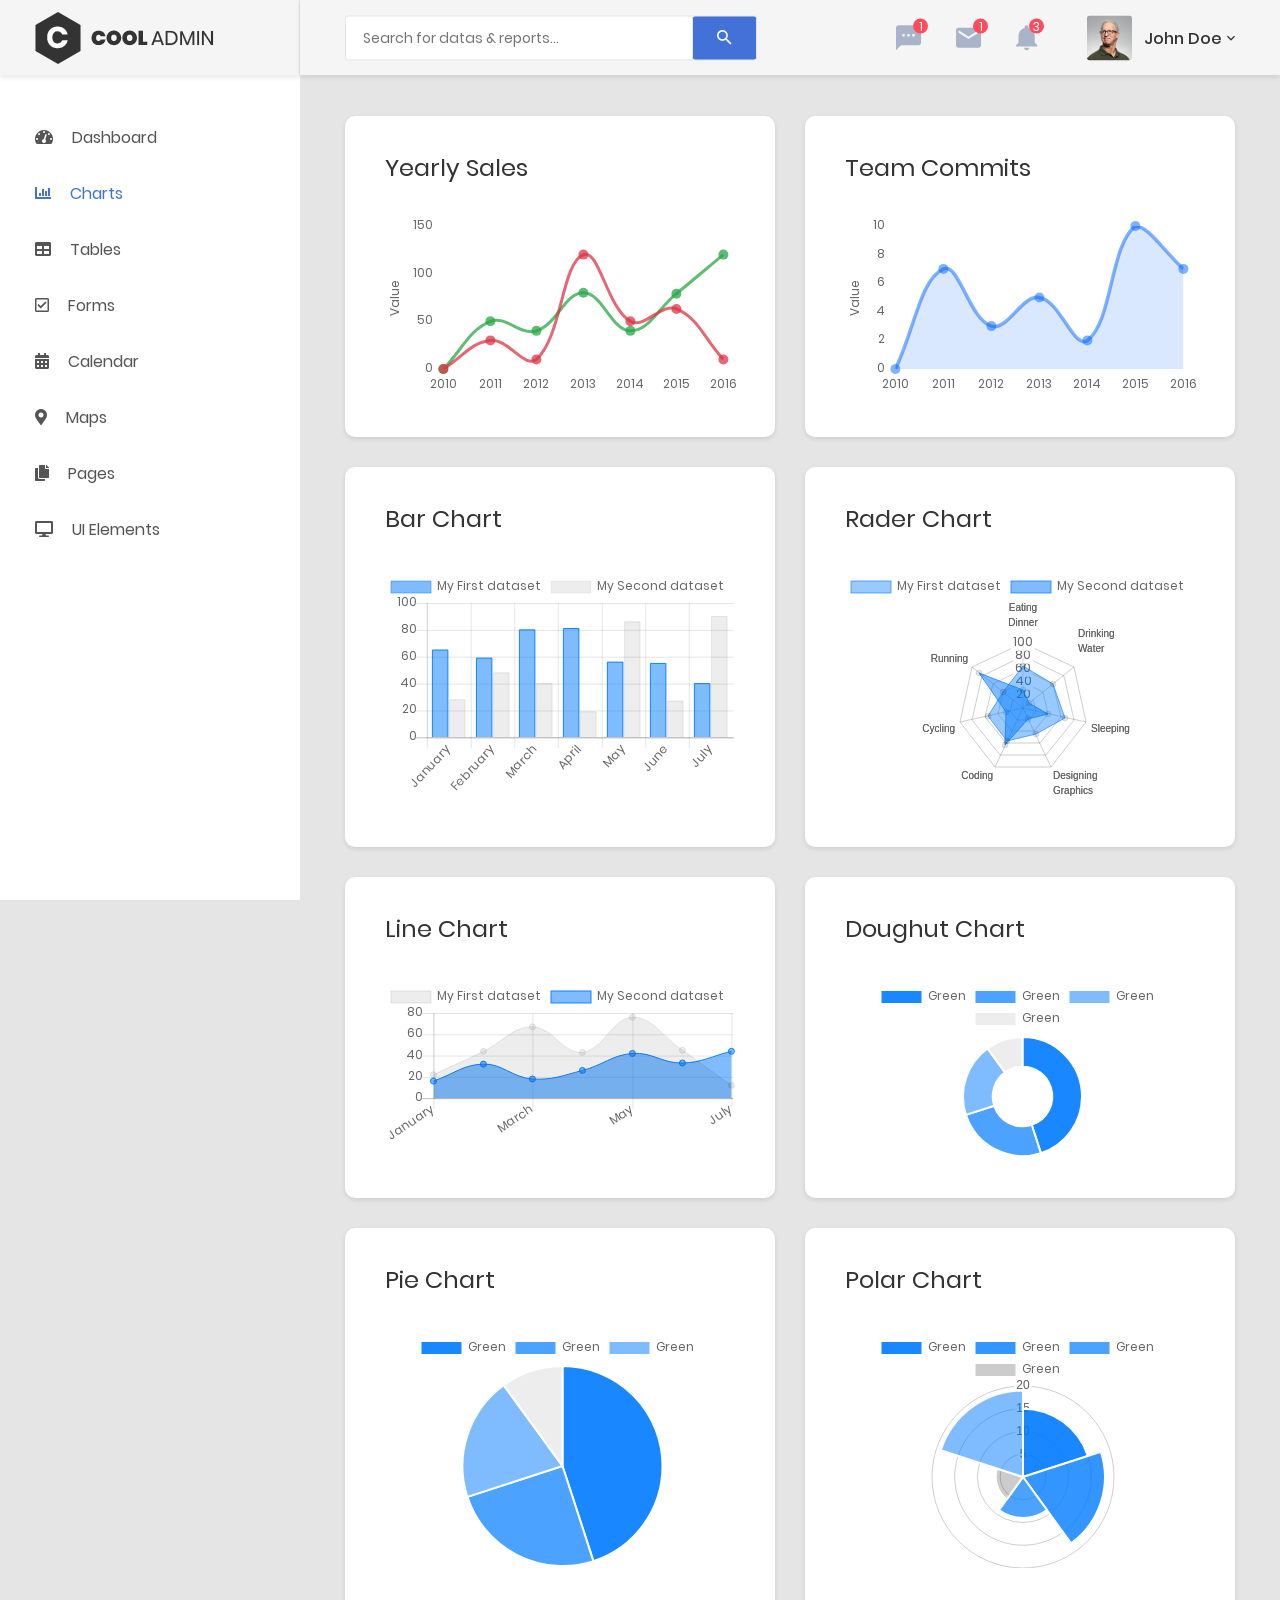
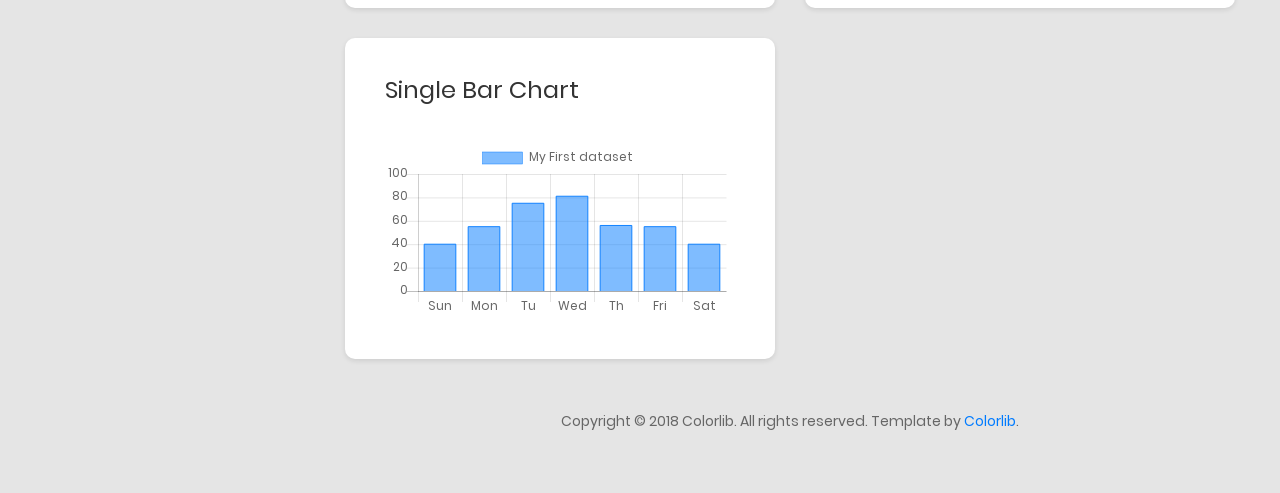
<file: fpc/Source/CoolAdmin-master/chart.html>
<!DOCTYPE html>
<html lang="en">

<head>
    <!-- Required meta tags-->
    <meta charset="UTF-8">
    <meta name="viewport" content="width=device-width, initial-scale=1, shrink-to-fit=no">
    <meta name="description" content="au theme template">
    <meta name="author" content="Hau Nguyen">
    <meta name="keywords" content="au theme template">

    <!-- Title Page-->
    <title>Charts</title>

    <!-- Fontfaces CSS-->
    <link href="css/font-face.css" rel="stylesheet" media="all">
    <link href="vendor/font-awesome-4.7/css/font-awesome.min.css" rel="stylesheet" media="all">
    <link href="vendor/font-awesome-5/css/fontawesome-all.min.css" rel="stylesheet" media="all">
    <link href="vendor/mdi-font/css/material-design-iconic-font.min.css" rel="stylesheet" media="all">

    <!-- Bootstrap CSS-->
    <link href="vendor/bootstrap-4.1/bootstrap.min.css" rel="stylesheet" media="all">

    <!-- Vendor CSS-->
    <link href="vendor/animsition/animsition.min.css" rel="stylesheet" media="all">
    <link href="vendor/bootstrap-progressbar/bootstrap-progressbar-3.3.4.min.css" rel="stylesheet" media="all">
    <link href="vendor/wow/animate.css" rel="stylesheet" media="all">
    <link href="vendor/css-hamburgers/hamburgers.min.css" rel="stylesheet" media="all">
    <link href="vendor/slick/slick.css" rel="stylesheet" media="all">
    <link href="vendor/select2/select2.min.css" rel="stylesheet" media="all">
    <link href="vendor/perfect-scrollbar/perfect-scrollbar.css" rel="stylesheet" media="all">

    <!-- Main CSS-->
    <link href="css/theme.css" rel="stylesheet" media="all">

</head>

<body class="animsition">
    <div class="page-wrapper">
        <!-- HEADER MOBILE-->
        <header class="header-mobile d-block d-lg-none">
            <div class="header-mobile__bar">
                <div class="container-fluid">
                    <div class="header-mobile-inner">
                        <a class="logo" href="index.html">
                            <img src="images/icon/logo.png" alt="CoolAdmin" />
                        </a>
                        <button class="hamburger hamburger--slider" type="button">
                            <span class="hamburger-box">
                                <span class="hamburger-inner"></span>
                            </span>
                        </button>
                    </div>
                </div>
            </div>
            <nav class="navbar-mobile">
                <div class="container-fluid">
                    <ul class="navbar-mobile__list list-unstyled">
                        <li class="has-sub">
                            <a class="js-arrow" href="#">
                                <i class="fas fa-tachometer-alt"></i>Dashboard</a>
                            <ul class="navbar-mobile-sub__list list-unstyled js-sub-list">
                                <li>
                                    <a href="index.html">Dashboard 1</a>
                                </li>
                                <li>
                                    <a href="index2.html">Dashboard 2</a>
                                </li>
                                <li>
                                    <a href="index3.html">Dashboard 3</a>
                                </li>
                                <li>
                                    <a href="index4.html">Dashboard 4</a>
                                </li>
                            </ul>
                        </li>
                        <li>
                            <a href="chart.html">
                                <i class="fas fa-chart-bar"></i>Charts</a>
                        </li>
                        <li>
                            <a href="table.html">
                                <i class="fas fa-table"></i>Tables</a>
                        </li>
                        <li>
                            <a href="form.html">
                                <i class="far fa-check-square"></i>Forms</a>
                        </li>
                        <li>
                            <a href="#">
                                <i class="fas fa-calendar-alt"></i>Calendar</a>
                        </li>
                        <li>
                            <a href="map.html">
                                <i class="fas fa-map-marker-alt"></i>Maps</a>
                        </li>
                        <li class="has-sub">
                            <a class="js-arrow" href="#">
                                <i class="fas fa-copy"></i>Pages</a>
                            <ul class="navbar-mobile-sub__list list-unstyled js-sub-list">
                                <li>
                                    <a href="login.html">Login</a>
                                </li>
                                <li>
                                    <a href="register.html">Register</a>
                                </li>
                                <li>
                                    <a href="forget-pass.html">Forget Password</a>
                                </li>
                            </ul>
                        </li>
                        <li class="has-sub">
                            <a class="js-arrow" href="#">
                                <i class="fas fa-desktop"></i>UI Elements</a>
                            <ul class="navbar-mobile-sub__list list-unstyled js-sub-list">
                                <li>
                                    <a href="button.html">Button</a>
                                </li>
                                <li>
                                    <a href="badge.html">Badges</a>
                                </li>
                                <li>
                                    <a href="tab.html">Tabs</a>
                                </li>
                                <li>
                                    <a href="card.html">Cards</a>
                                </li>
                                <li>
                                    <a href="alert.html">Alerts</a>
                                </li>
                                <li>
                                    <a href="progress-bar.html">Progress Bars</a>
                                </li>
                                <li>
                                    <a href="modal.html">Modals</a>
                                </li>
                                <li>
                                    <a href="switch.html">Switchs</a>
                                </li>
                                <li>
                                    <a href="grid.html">Grids</a>
                                </li>
                                <li>
                                    <a href="fontawesome.html">Fontawesome Icon</a>
                                </li>
                                <li>
                                    <a href="typo.html">Typography</a>
                                </li>
                            </ul>
                        </li>
                    </ul>
                </div>
            </nav>
        </header>
        <!-- END HEADER MOBILE-->

        <!-- MENU SIDEBAR-->
        <aside class="menu-sidebar d-none d-lg-block">
            <div class="logo">
                <a href="#">
                    <img src="images/icon/logo.png" alt="Cool Admin" />
                </a>
            </div>
            <div class="menu-sidebar__content js-scrollbar1">
                <nav class="navbar-sidebar">
                    <ul class="list-unstyled navbar__list">
                        <li class="has-sub">
                            <a class="js-arrow" href="#">
                                <i class="fas fa-tachometer-alt"></i>Dashboard</a>
                            <ul class="list-unstyled navbar__sub-list js-sub-list">
                                <li>
                                    <a href="index.html">Dashboard 1</a>
                                </li>
                                <li>
                                    <a href="index2.html">Dashboard 2</a>
                                </li>
                                <li>
                                    <a href="index3.html">Dashboard 3</a>
                                </li>
                                <li>
                                    <a href="index4.html">Dashboard 4</a>
                                </li>
                            </ul>
                        </li>
                        <li class="active">
                            <a href="chart.html">
                                <i class="fas fa-chart-bar"></i>Charts</a>
                        </li>
                        <li>
                            <a href="table.html">
                                <i class="fas fa-table"></i>Tables</a>
                        </li>
                        <li>
                            <a href="form.html">
                                <i class="far fa-check-square"></i>Forms</a>
                        </li>
                        <li>
                            <a href="#">
                                <i class="fas fa-calendar-alt"></i>Calendar</a>
                        </li>
                        <li>
                            <a href="map.html">
                                <i class="fas fa-map-marker-alt"></i>Maps</a>
                        </li>
                        <li class="has-sub">
                            <a class="js-arrow" href="#">
                                <i class="fas fa-copy"></i>Pages</a>
                            <ul class="list-unstyled navbar__sub-list js-sub-list">
                                <li>
                                    <a href="login.html">Login</a>
                                </li>
                                <li>
                                    <a href="register.html">Register</a>
                                </li>
                                <li>
                                    <a href="forget-pass.html">Forget Password</a>
                                </li>
                            </ul>
                        </li>
                        <li class="has-sub">
                            <a class="js-arrow" href="#">
                                <i class="fas fa-desktop"></i>UI Elements</a>
                            <ul class="list-unstyled navbar__sub-list js-sub-list">
                                <li>
                                    <a href="button.html">Button</a>
                                </li>
                                <li>
                                    <a href="badge.html">Badges</a>
                                </li>
                                <li>
                                    <a href="tab.html">Tabs</a>
                                </li>
                                <li>
                                    <a href="card.html">Cards</a>
                                </li>
                                <li>
                                    <a href="alert.html">Alerts</a>
                                </li>
                                <li>
                                    <a href="progress-bar.html">Progress Bars</a>
                                </li>
                                <li>
                                    <a href="modal.html">Modals</a>
                                </li>
                                <li>
                                    <a href="switch.html">Switchs</a>
                                </li>
                                <li>
                                    <a href="grid.html">Grids</a>
                                </li>
                                <li>
                                    <a href="fontawesome.html">Fontawesome Icon</a>
                                </li>
                                <li>
                                    <a href="typo.html">Typography</a>
                                </li>
                            </ul>
                        </li>
                    </ul>
                </nav>
            </div>
        </aside>
        <!-- END MENU SIDEBAR-->

        <!-- PAGE CONTAINER-->
        <div class="page-container">
            <!-- HEADER DESKTOP-->
            <header class="header-desktop">
                <div class="section__content section__content--p30">
                    <div class="container-fluid">
                        <div class="header-wrap">
                            <form class="form-header" action="" method="POST">
                                <input class="au-input au-input--xl" type="text" name="search" placeholder="Search for datas &amp; reports..." />
                                <button class="au-btn--submit" type="submit">
                                    <i class="zmdi zmdi-search"></i>
                                </button>
                            </form>
                            <div class="header-button">
                                <div class="noti-wrap">
                                    <div class="noti__item js-item-menu">
                                        <i class="zmdi zmdi-comment-more"></i>
                                        <span class="quantity">1</span>
                                        <div class="mess-dropdown js-dropdown">
                                            <div class="mess__title">
                                                <p>You have 2 news message</p>
                                            </div>
                                            <div class="mess__item">
                                                <div class="image img-cir img-40">
                                                    <img src="images/icon/avatar-06.jpg" alt="Michelle Moreno" />
                                                </div>
                                                <div class="content">
                                                    <h6>Michelle Moreno</h6>
                                                    <p>Have sent a photo</p>
                                                    <span class="time">3 min ago</span>
                                                </div>
                                            </div>
                                            <div class="mess__item">
                                                <div class="image img-cir img-40">
                                                    <img src="images/icon/avatar-04.jpg" alt="Diane Myers" />
                                                </div>
                                                <div class="content">
                                                    <h6>Diane Myers</h6>
                                                    <p>You are now connected on message</p>
                                                    <span class="time">Yesterday</span>
                                                </div>
                                            </div>
                                            <div class="mess__footer">
                                                <a href="#">View all messages</a>
                                            </div>
                                        </div>
                                    </div>
                                    <div class="noti__item js-item-menu">
                                        <i class="zmdi zmdi-email"></i>
                                        <span class="quantity">1</span>
                                        <div class="email-dropdown js-dropdown">
                                            <div class="email__title">
                                                <p>You have 3 New Emails</p>
                                            </div>
                                            <div class="email__item">
                                                <div class="image img-cir img-40">
                                                    <img src="images/icon/avatar-06.jpg" alt="Cynthia Harvey" />
                                                </div>
                                                <div class="content">
                                                    <p>Meeting about new dashboard...</p>
                                                    <span>Cynthia Harvey, 3 min ago</span>
                                                </div>
                                            </div>
                                            <div class="email__item">
                                                <div class="image img-cir img-40">
                                                    <img src="images/icon/avatar-05.jpg" alt="Cynthia Harvey" />
                                                </div>
                                                <div class="content">
                                                    <p>Meeting about new dashboard...</p>
                                                    <span>Cynthia Harvey, Yesterday</span>
                                                </div>
                                            </div>
                                            <div class="email__item">
                                                <div class="image img-cir img-40">
                                                    <img src="images/icon/avatar-04.jpg" alt="Cynthia Harvey" />
                                                </div>
                                                <div class="content">
                                                    <p>Meeting about new dashboard...</p>
                                                    <span>Cynthia Harvey, April 12,,2018</span>
                                                </div>
                                            </div>
                                            <div class="email__footer">
                                                <a href="#">See all emails</a>
                                            </div>
                                        </div>
                                    </div>
                                    <div class="noti__item js-item-menu">
                                        <i class="zmdi zmdi-notifications"></i>
                                        <span class="quantity">3</span>
                                        <div class="notifi-dropdown js-dropdown">
                                            <div class="notifi__title">
                                                <p>You have 3 Notifications</p>
                                            </div>
                                            <div class="notifi__item">
                                                <div class="bg-c1 img-cir img-40">
                                                    <i class="zmdi zmdi-email-open"></i>
                                                </div>
                                                <div class="content">
                                                    <p>You got a email notification</p>
                                                    <span class="date">April 12, 2018 06:50</span>
                                                </div>
                                            </div>
                                            <div class="notifi__item">
                                                <div class="bg-c2 img-cir img-40">
                                                    <i class="zmdi zmdi-account-box"></i>
                                                </div>
                                                <div class="content">
                                                    <p>Your account has been blocked</p>
                                                    <span class="date">April 12, 2018 06:50</span>
                                                </div>
                                            </div>
                                            <div class="notifi__item">
                                                <div class="bg-c3 img-cir img-40">
                                                    <i class="zmdi zmdi-file-text"></i>
                                                </div>
                                                <div class="content">
                                                    <p>You got a new file</p>
                                                    <span class="date">April 12, 2018 06:50</span>
                                                </div>
                                            </div>
                                            <div class="notifi__footer">
                                                <a href="#">All notifications</a>
                                            </div>
                                        </div>
                                    </div>
                                </div>
                                <div class="account-wrap">
                                    <div class="account-item clearfix js-item-menu">
                                        <div class="image">
                                            <img src="images/icon/avatar-01.jpg" alt="John Doe" />
                                        </div>
                                        <div class="content">
                                            <a class="js-acc-btn" href="#">john doe</a>
                                        </div>
                                        <div class="account-dropdown js-dropdown">
                                            <div class="info clearfix">
                                                <div class="image">
                                                    <a href="#">
                                                        <img src="images/icon/avatar-01.jpg" alt="John Doe" />
                                                    </a>
                                                </div>
                                                <div class="content">
                                                    <h5 class="name">
                                                        <a href="#">john doe</a>
                                                    </h5>
                                                    <span class="email">johndoe@example.com</span>
                                                </div>
                                            </div>
                                            <div class="account-dropdown__body">
                                                <div class="account-dropdown__item">
                                                    <a href="#">
                                                        <i class="zmdi zmdi-account"></i>Account</a>
                                                </div>
                                                <div class="account-dropdown__item">
                                                    <a href="#">
                                                        <i class="zmdi zmdi-settings"></i>Setting</a>
                                                </div>
                                                <div class="account-dropdown__item">
                                                    <a href="#">
                                                        <i class="zmdi zmdi-money-box"></i>Billing</a>
                                                </div>
                                            </div>
                                            <div class="account-dropdown__footer">
                                                <a href="#">
                                                    <i class="zmdi zmdi-power"></i>Logout</a>
                                            </div>
                                        </div>
                                    </div>
                                </div>
                            </div>
                        </div>
                    </div>
                </div>
            </header>
            <!-- END HEADER DESKTOP-->

            <!-- MAIN CONTENT-->
            <div class="main-content">
                <div class="section__content section__content--p30">
                    <div class="container-fluid">
                        <div class="row">
                            <div class="col-lg-6">
                                <div class="au-card m-b-30">
                                    <div class="au-card-inner">
                                        <h3 class="title-2 m-b-40">Yearly Sales</h3>
                                        <canvas id="sales-chart"></canvas>
                                    </div>
                                </div>
                            </div>
                            <div class="col-lg-6">
                                <div class="au-card m-b-30">
                                    <div class="au-card-inner">
                                        <h3 class="title-2 m-b-40">Team Commits</h3>
                                        <canvas id="team-chart"></canvas>
                                    </div>
                                </div>
                            </div>
                            <div class="col-lg-6">
                                <div class="au-card m-b-30">
                                    <div class="au-card-inner">
                                        <h3 class="title-2 m-b-40">Bar chart</h3>
                                        <canvas id="barChart"></canvas>
                                    </div>
                                </div>
                            </div>
                            <div class="col-lg-6">
                                <div class="au-card m-b-30">
                                    <div class="au-card-inner">
                                        <h3 class="title-2 m-b-40">Rader chart</h3>
                                        <canvas id="radarChart"></canvas>
                                    </div>
                                </div>
                            </div>
                            <div class="col-lg-6">
                                <div class="au-card m-b-30">
                                    <div class="au-card-inner">
                                        <h3 class="title-2 m-b-40">Line Chart</h3>
                                        <canvas id="lineChart"></canvas>
                                    </div>
                                </div>
                            </div>
                            <div class="col-lg-6">
                                <div class="au-card m-b-30">
                                    <div class="au-card-inner">
                                        <h3 class="title-2 m-b-40">Doughut Chart</h3>
                                        <canvas id="doughutChart"></canvas>
                                    </div>
                                </div>
                            </div>
                            <div class="col-lg-6">
                                <div class="au-card m-b-30">
                                    <div class="au-card-inner">
                                        <h3 class="title-2 m-b-40">Pie Chart</h3>
                                        <canvas id="pieChart"></canvas>
                                    </div>
                                </div>
                            </div>
                            <div class="col-lg-6">
                                <div class="au-card m-b-30">
                                    <div class="au-card-inner">
                                        <h3 class="title-2 m-b-40">Polar Chart</h3>
                                        <canvas id="polarChart"></canvas>
                                    </div>
                                </div>
                            </div>
                            <div class="col-lg-6">
                                <div class="au-card m-b-30">
                                    <div class="au-card-inner">
                                        <h3 class="title-2 m-b-40">Single Bar Chart</h3>
                                        <canvas id="singelBarChart"></canvas>
                                    </div>
                                </div>
                            </div>
                        </div>
                        <div class="row">
                            <div class="col-md-12">
                                <div class="copyright">
                                    <p>Copyright © 2018 Colorlib. All rights reserved. Template by <a href="https://colorlib.com">Colorlib</a>.</p>
                                </div>
                            </div>
                        </div>
                    </div>
                </div>
            </div>
            <!-- END MAIN CONTENT-->
        </div>
        <!-- END PAGE CONTAINER-->

    </div>

    <!-- Jquery JS-->
    <script src="vendor/jquery-3.2.1.min.js"></script>
    <!-- Bootstrap JS-->
    <script src="vendor/bootstrap-4.1/popper.min.js"></script>
    <script src="vendor/bootstrap-4.1/bootstrap.min.js"></script>
    <!-- Vendor JS       -->
    <script src="vendor/slick/slick.min.js">
    </script>
    <script src="vendor/wow/wow.min.js"></script>
    <script src="vendor/animsition/animsition.min.js"></script>
    <script src="vendor/bootstrap-progressbar/bootstrap-progressbar.min.js">
    </script>
    <script src="vendor/counter-up/jquery.waypoints.min.js"></script>
    <script src="vendor/counter-up/jquery.counterup.min.js">
    </script>
    <script src="vendor/circle-progress/circle-progress.min.js"></script>
    <script src="vendor/perfect-scrollbar/perfect-scrollbar.js"></script>
    <script src="vendor/chartjs/Chart.bundle.min.js"></script>
    <script src="vendor/select2/select2.min.js">
    </script>

    <!-- Main JS-->
    <script src="js/main.js"></script>

</body>

</html>
<!-- end document-->
</file>
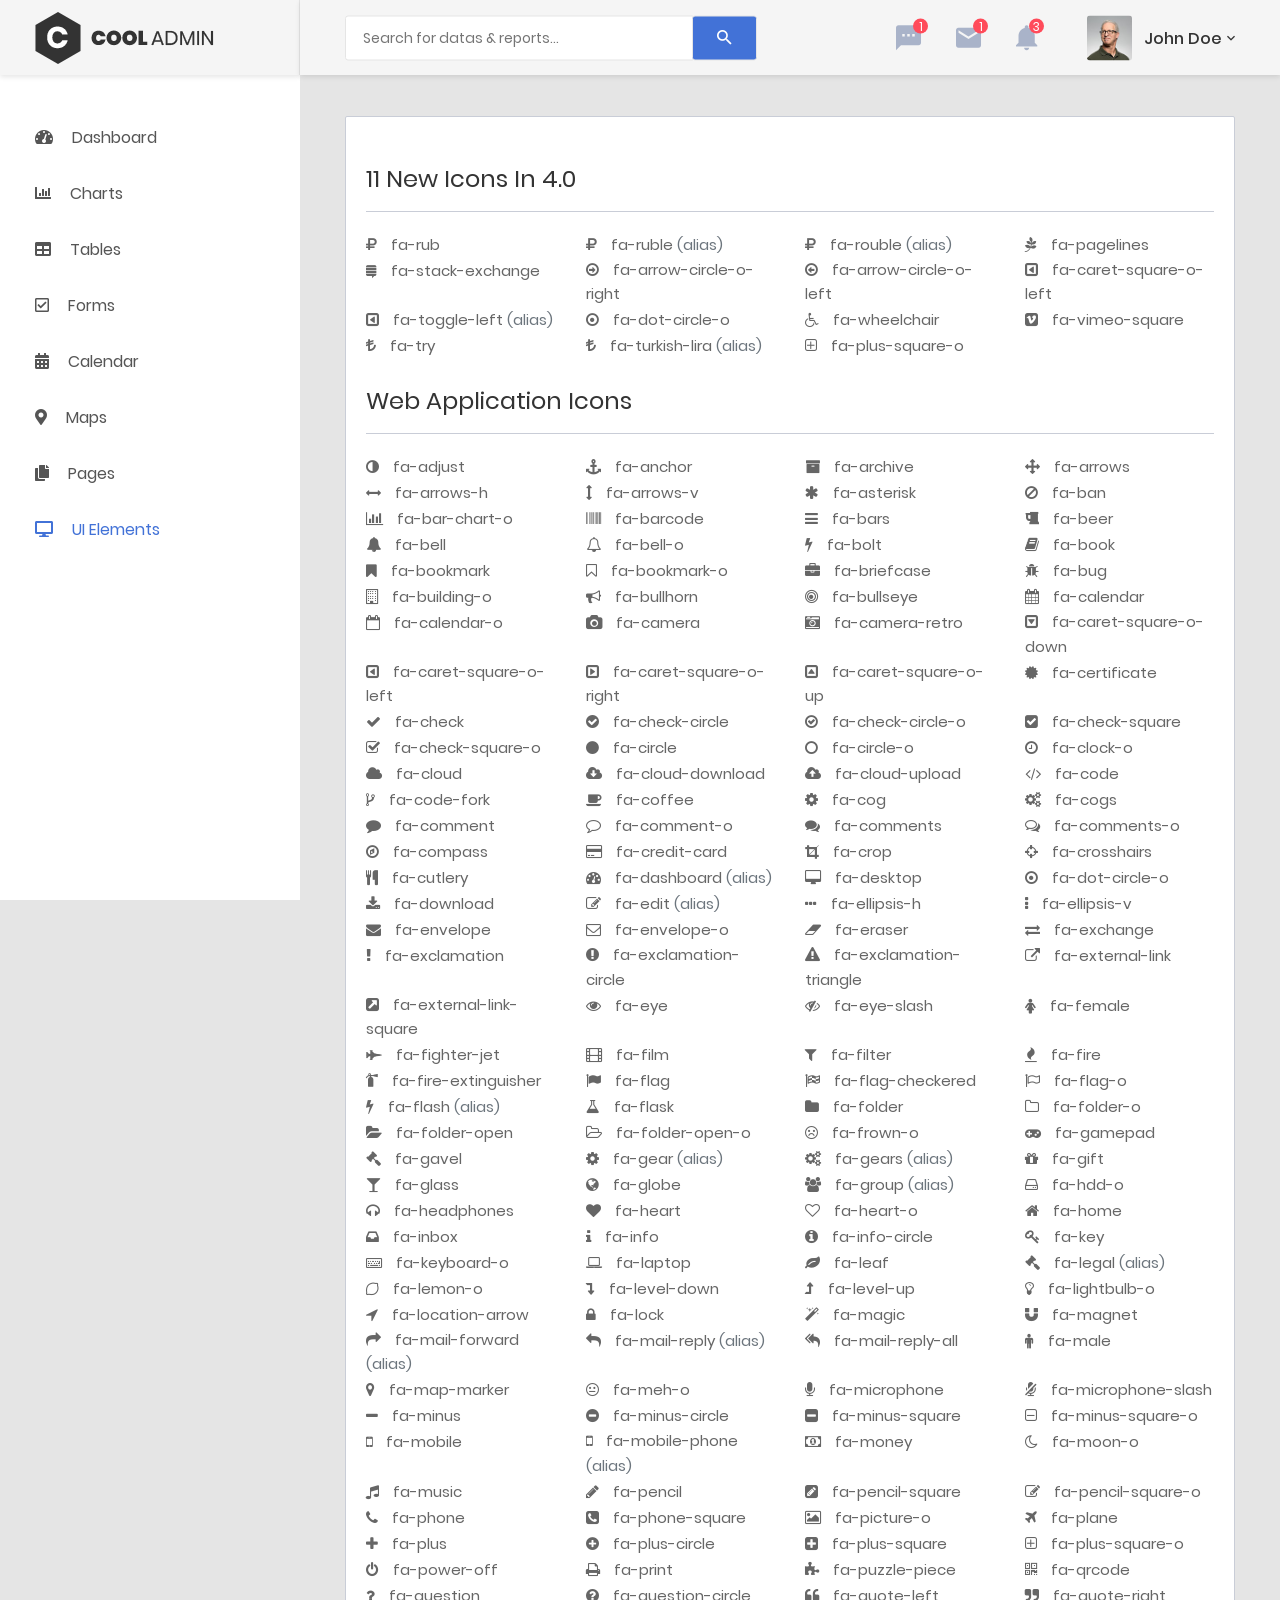
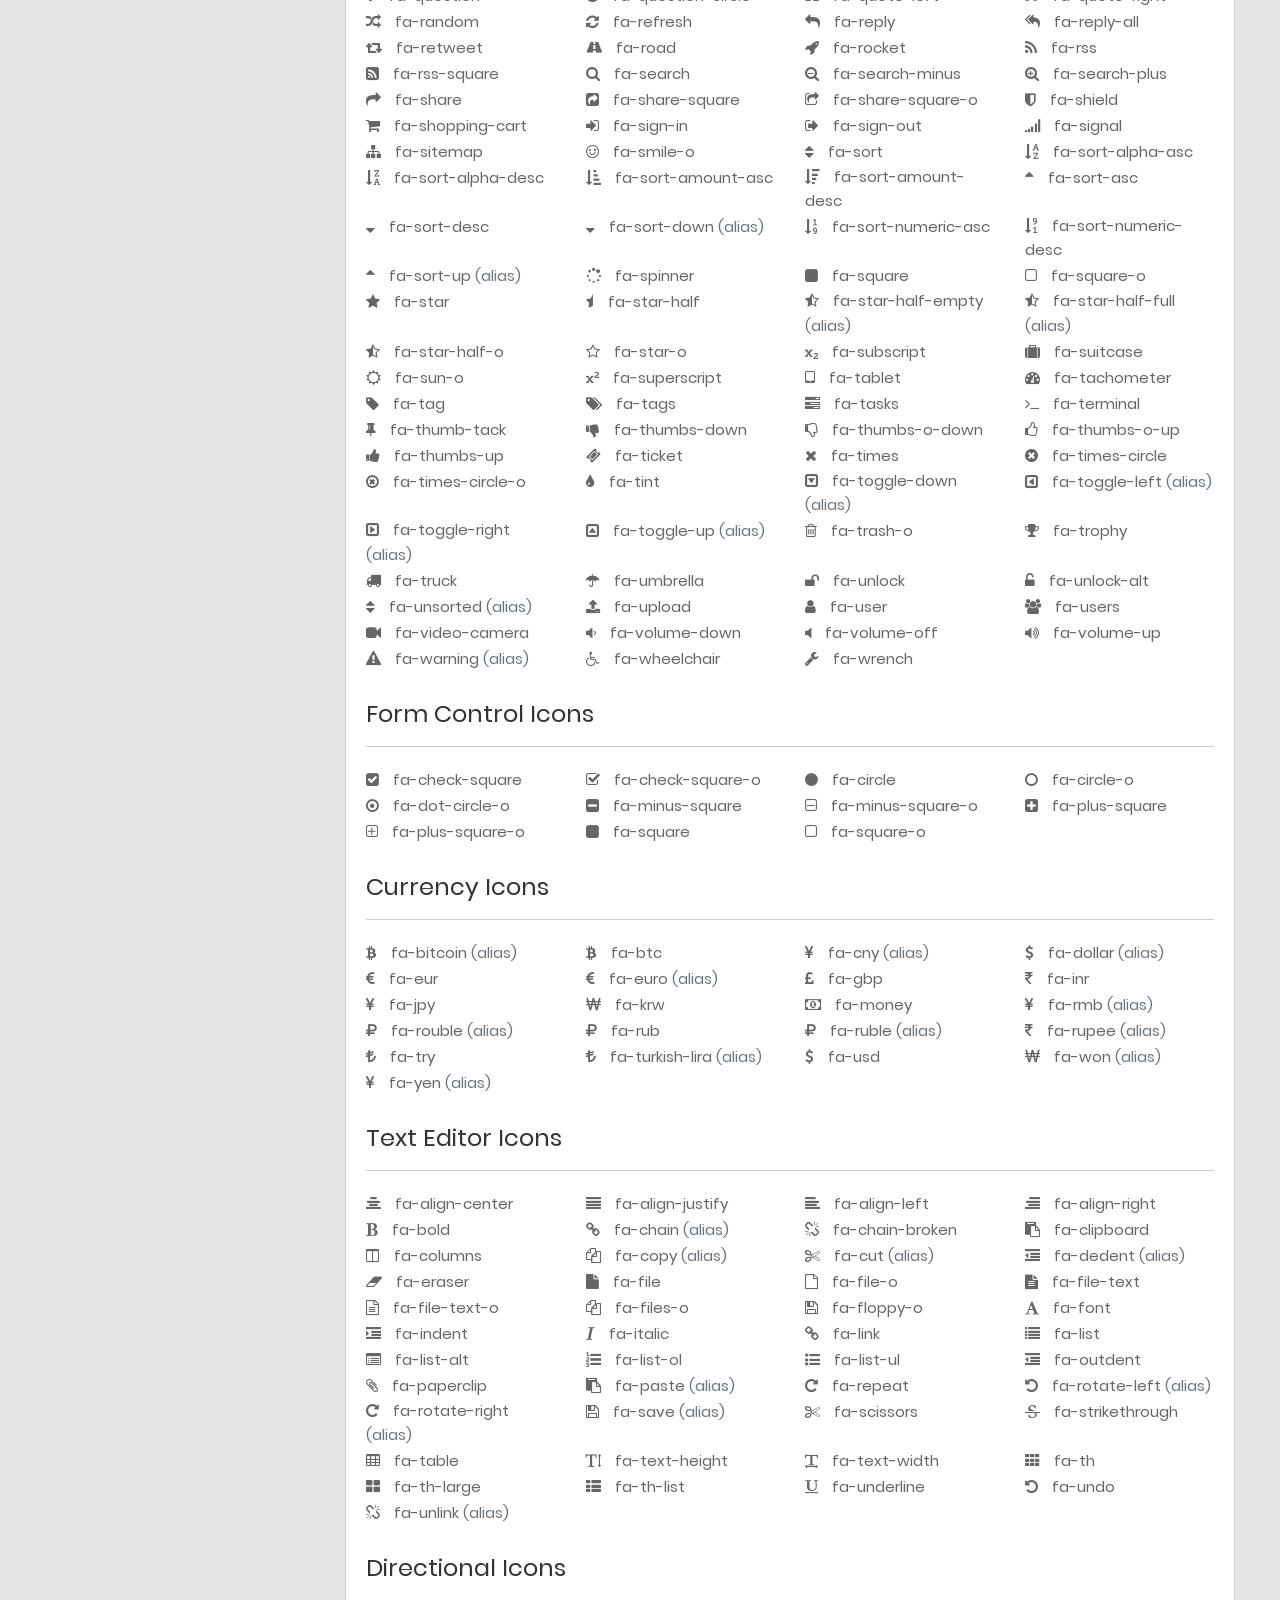
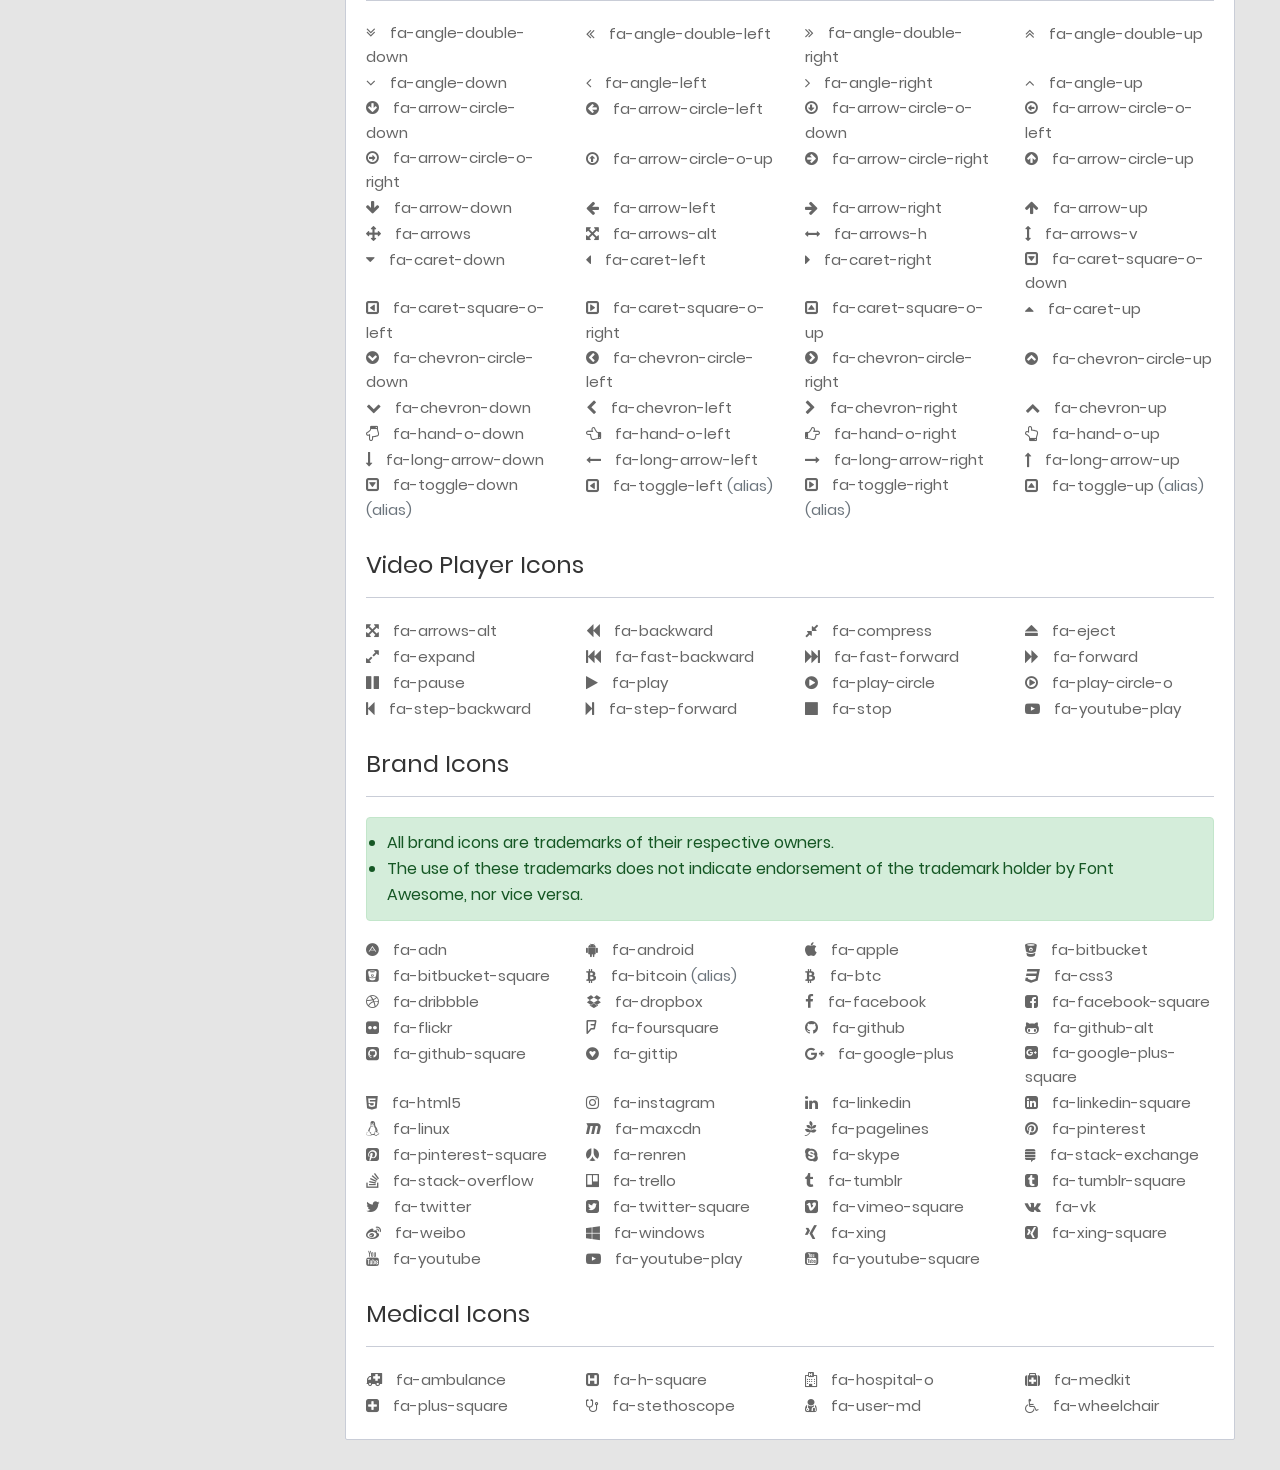
<file: fpc/Source/CoolAdmin-master/fontawesome.html>
<!DOCTYPE html>
<html lang="en">

<head>
    <!-- Required meta tags-->
    <meta charset="UTF-8">
    <meta name="viewport" content="width=device-width, initial-scale=1, shrink-to-fit=no">
    <meta name="description" content="au theme template">
    <meta name="author" content="Hau Nguyen">
    <meta name="keywords" content="au theme template">

    <!-- Title Page-->
    <title>Font Awesome</title>

    <!-- Fontfaces CSS-->
    <link href="css/font-face.css" rel="stylesheet" media="all">
    <link href="vendor/font-awesome-5/css/fontawesome-all.min.css" rel="stylesheet" media="all">
    <link href="vendor/font-awesome-4.7/css/font-awesome.min.css" rel="stylesheet" media="all">
    <link href="vendor/mdi-font/css/material-design-iconic-font.min.css" rel="stylesheet" media="all">

    <!-- Bootstrap CSS-->
    <link href="vendor/bootstrap-4.1/bootstrap.min.css" rel="stylesheet" media="all">

    <!-- Vendor CSS-->
    <link href="vendor/animsition/animsition.min.css" rel="stylesheet" media="all">
    <link href="vendor/bootstrap-progressbar/bootstrap-progressbar-3.3.4.min.css" rel="stylesheet" media="all">
    <link href="vendor/wow/animate.css" rel="stylesheet" media="all">
    <link href="vendor/css-hamburgers/hamburgers.min.css" rel="stylesheet" media="all">
    <link href="vendor/slick/slick.css" rel="stylesheet" media="all">
    <link href="vendor/select2/select2.min.css" rel="stylesheet" media="all">
    <link href="vendor/perfect-scrollbar/perfect-scrollbar.css" rel="stylesheet" media="all">

    <!-- Main CSS-->
    <link href="css/theme.css" rel="stylesheet" media="all">

</head>

<body class="animsition">
    <div class="page-wrapper">
        <!-- HEADER MOBILE-->
        <header class="header-mobile d-block d-lg-none">
            <div class="header-mobile__bar">
                <div class="container-fluid">
                    <div class="header-mobile-inner">
                        <a class="logo" href="index.html">
                            <img src="images/icon/logo.png" alt="CoolAdmin" />
                        </a>
                        <button class="hamburger hamburger--slider" type="button">
                            <span class="hamburger-box">
                                <span class="hamburger-inner"></span>
                            </span>
                        </button>
                    </div>
                </div>
            </div>
            <nav class="navbar-mobile">
                <div class="container-fluid">
                    <ul class="navbar-mobile__list list-unstyled">
                        <li class="has-sub">
                            <a class="js-arrow" href="#">
                                <i class="fas fa-tachometer-alt"></i>Dashboard</a>
                            <ul class="navbar-mobile-sub__list list-unstyled js-sub-list">
                                <li>
                                    <a href="index.html">Dashboard 1</a>
                                </li>
                                <li>
                                    <a href="index2.html">Dashboard 2</a>
                                </li>
                                <li>
                                    <a href="index3.html">Dashboard 3</a>
                                </li>
                                <li>
                                    <a href="index4.html">Dashboard 4</a>
                                </li>
                            </ul>
                        </li>
                        <li>
                            <a href="chart.html">
                                <i class="fas fa-chart-bar"></i>Charts</a>
                        </li>
                        <li>
                            <a href="table.html">
                                <i class="fas fa-table"></i>Tables</a>
                        </li>
                        <li>
                            <a href="form.html">
                                <i class="far fa-check-square"></i>Forms</a>
                        </li>
                        <li>
                            <a href="#">
                                <i class="fas fa-calendar-alt"></i>Calendar</a>
                        </li>
                        <li>
                            <a href="map.html">
                                <i class="fas fa-map-marker-alt"></i>Maps</a>
                        </li>
                        <li class="has-sub">
                            <a class="js-arrow" href="#">
                                <i class="fas fa-copy"></i>Pages</a>
                            <ul class="navbar-mobile-sub__list list-unstyled js-sub-list">
                                <li>
                                    <a href="login.html">Login</a>
                                </li>
                                <li>
                                    <a href="register.html">Register</a>
                                </li>
                                <li>
                                    <a href="forget-pass.html">Forget Password</a>
                                </li>
                            </ul>
                        </li>
                        <li class="has-sub">
                            <a class="js-arrow" href="#">
                                <i class="fas fa-desktop"></i>UI Elements</a>
                            <ul class="navbar-mobile-sub__list list-unstyled js-sub-list">
                                <li>
                                    <a href="button.html">Button</a>
                                </li>
                                <li>
                                    <a href="badge.html">Badges</a>
                                </li>
                                <li>
                                    <a href="tab.html">Tabs</a>
                                </li>
                                <li>
                                    <a href="card.html">Cards</a>
                                </li>
                                <li>
                                    <a href="alert.html">Alerts</a>
                                </li>
                                <li>
                                    <a href="progress-bar.html">Progress Bars</a>
                                </li>
                                <li>
                                    <a href="modal.html">Modals</a>
                                </li>
                                <li>
                                    <a href="switch.html">Switchs</a>
                                </li>
                                <li>
                                    <a href="grid.html">Grids</a>
                                </li>
                                <li>
                                    <a href="fontawesome.html">Fontawesome Icon</a>
                                </li>
                                <li>
                                    <a href="typo.html">Typography</a>
                                </li>
                            </ul>
                        </li>
                    </ul>
                </div>
            </nav>
        </header>
        <!-- END HEADER MOBILE-->

        <!-- MENU SIDEBAR-->
        <aside class="menu-sidebar d-none d-lg-block">
            <div class="logo">
                <a href="#">
                    <img src="images/icon/logo.png" alt="Cool Admin" />
                </a>
            </div>
            <div class="menu-sidebar__content js-scrollbar1">
                <nav class="navbar-sidebar">
                    <ul class="list-unstyled navbar__list">
                        <li class="has-sub">
                            <a class="js-arrow" href="#">
                                <i class="fas fa-tachometer-alt"></i>Dashboard</a>
                            <ul class="list-unstyled navbar__sub-list js-sub-list">
                                <li>
                                    <a href="index.html">Dashboard 1</a>
                                </li>
                                <li>
                                    <a href="index2.html">Dashboard 2</a>
                                </li>
                                <li>
                                    <a href="index3.html">Dashboard 3</a>
                                </li>
                                <li>
                                    <a href="index4.html">Dashboard 4</a>
                                </li>
                            </ul>
                        </li>
                        <li>
                            <a href="chart.html">
                                <i class="fas fa-chart-bar"></i>Charts</a>
                        </li>
                        <li>
                            <a href="table.html">
                                <i class="fas fa-table"></i>Tables</a>
                        </li>
                        <li>
                            <a href="form.html">
                                <i class="far fa-check-square"></i>Forms</a>
                        </li>
                        <li>
                            <a href="#">
                                <i class="fas fa-calendar-alt"></i>Calendar</a>
                        </li>
                        <li>
                            <a href="map.html">
                                <i class="fas fa-map-marker-alt"></i>Maps</a>
                        </li>
                        <li class="has-sub">
                            <a class="js-arrow" href="#">
                                <i class="fas fa-copy"></i>Pages</a>
                            <ul class="list-unstyled navbar__sub-list js-sub-list">
                                <li>
                                    <a href="login.html">Login</a>
                                </li>
                                <li>
                                    <a href="register.html">Register</a>
                                </li>
                                <li>
                                    <a href="forget-pass.html">Forget Password</a>
                                </li>
                            </ul>
                        </li>
                        <li class="active has-sub">
                            <a class="js-arrow" href="#">
                                <i class="fas fa-desktop"></i>UI Elements</a>
                            <ul class="list-unstyled navbar__sub-list js-sub-list">
                                <li>
                                    <a href="button.html">Button</a>
                                </li>
                                <li>
                                    <a href="badge.html">Badges</a>
                                </li>
                                <li>
                                    <a href="tab.html">Tabs</a>
                                </li>
                                <li>
                                    <a href="card.html">Cards</a>
                                </li>
                                <li>
                                    <a href="alert.html">Alerts</a>
                                </li>
                                <li>
                                    <a href="progress-bar.html">Progress Bars</a>
                                </li>
                                <li>
                                    <a href="modal.html">Modals</a>
                                </li>
                                <li>
                                    <a href="switch.html">Switchs</a>
                                </li>
                                <li>
                                    <a href="grid.html">Grids</a>
                                </li>
                                <li>
                                    <a href="fontawesome.html">Fontawesome Icon</a>
                                </li>
                                <li>
                                    <a href="typo.html">Typography</a>
                                </li>
                            </ul>
                        </li>
                    </ul>
                </nav>
            </div>
        </aside>
        <!-- END MENU SIDEBAR-->

        <!-- PAGE CONTAINER-->
        <div class="page-container">
            <!-- HEADER DESKTOP-->
            <header class="header-desktop">
                <div class="section__content section__content--p30">
                    <div class="container-fluid">
                        <div class="header-wrap">
                            <form class="form-header" action="" method="POST">
                                <input class="au-input au-input--xl" type="text" name="search" placeholder="Search for datas &amp; reports..." />
                                <button class="au-btn--submit" type="submit">
                                    <i class="zmdi zmdi-search"></i>
                                </button>
                            </form>
                            <div class="header-button">
                                <div class="noti-wrap">
                                    <div class="noti__item js-item-menu">
                                        <i class="zmdi zmdi-comment-more"></i>
                                        <span class="quantity">1</span>
                                        <div class="mess-dropdown js-dropdown">
                                            <div class="mess__title">
                                                <p>You have 2 news message</p>
                                            </div>
                                            <div class="mess__item">
                                                <div class="image img-cir img-40">
                                                    <img src="images/icon/avatar-06.jpg" alt="Michelle Moreno" />
                                                </div>
                                                <div class="content">
                                                    <h6>Michelle Moreno</h6>
                                                    <p>Have sent a photo</p>
                                                    <span class="time">3 min ago</span>
                                                </div>
                                            </div>
                                            <div class="mess__item">
                                                <div class="image img-cir img-40">
                                                    <img src="images/icon/avatar-04.jpg" alt="Diane Myers" />
                                                </div>
                                                <div class="content">
                                                    <h6>Diane Myers</h6>
                                                    <p>You are now connected on message</p>
                                                    <span class="time">Yesterday</span>
                                                </div>
                                            </div>
                                            <div class="mess__footer">
                                                <a href="#">View all messages</a>
                                            </div>
                                        </div>
                                    </div>
                                    <div class="noti__item js-item-menu">
                                        <i class="zmdi zmdi-email"></i>
                                        <span class="quantity">1</span>
                                        <div class="email-dropdown js-dropdown">
                                            <div class="email__title">
                                                <p>You have 3 New Emails</p>
                                            </div>
                                            <div class="email__item">
                                                <div class="image img-cir img-40">
                                                    <img src="images/icon/avatar-06.jpg" alt="Cynthia Harvey" />
                                                </div>
                                                <div class="content">
                                                    <p>Meeting about new dashboard...</p>
                                                    <span>Cynthia Harvey, 3 min ago</span>
                                                </div>
                                            </div>
                                            <div class="email__item">
                                                <div class="image img-cir img-40">
                                                    <img src="images/icon/avatar-05.jpg" alt="Cynthia Harvey" />
                                                </div>
                                                <div class="content">
                                                    <p>Meeting about new dashboard...</p>
                                                    <span>Cynthia Harvey, Yesterday</span>
                                                </div>
                                            </div>
                                            <div class="email__item">
                                                <div class="image img-cir img-40">
                                                    <img src="images/icon/avatar-04.jpg" alt="Cynthia Harvey" />
                                                </div>
                                                <div class="content">
                                                    <p>Meeting about new dashboard...</p>
                                                    <span>Cynthia Harvey, April 12,,2018</span>
                                                </div>
                                            </div>
                                            <div class="email__footer">
                                                <a href="#">See all emails</a>
                                            </div>
                                        </div>
                                    </div>
                                    <div class="noti__item js-item-menu">
                                        <i class="zmdi zmdi-notifications"></i>
                                        <span class="quantity">3</span>
                                        <div class="notifi-dropdown js-dropdown">
                                            <div class="notifi__title">
                                                <p>You have 3 Notifications</p>
                                            </div>
                                            <div class="notifi__item">
                                                <div class="bg-c1 img-cir img-40">
                                                    <i class="zmdi zmdi-email-open"></i>
                                                </div>
                                                <div class="content">
                                                    <p>You got a email notification</p>
                                                    <span class="date">April 12, 2018 06:50</span>
                                                </div>
                                            </div>
                                            <div class="notifi__item">
                                                <div class="bg-c2 img-cir img-40">
                                                    <i class="zmdi zmdi-account-box"></i>
                                                </div>
                                                <div class="content">
                                                    <p>Your account has been blocked</p>
                                                    <span class="date">April 12, 2018 06:50</span>
                                                </div>
                                            </div>
                                            <div class="notifi__item">
                                                <div class="bg-c3 img-cir img-40">
                                                    <i class="zmdi zmdi-file-text"></i>
                                                </div>
                                                <div class="content">
                                                    <p>You got a new file</p>
                                                    <span class="date">April 12, 2018 06:50</span>
                                                </div>
                                            </div>
                                            <div class="notifi__footer">
                                                <a href="#">All notifications</a>
                                            </div>
                                        </div>
                                    </div>
                                </div>
                                <div class="account-wrap">
                                    <div class="account-item clearfix js-item-menu">
                                        <div class="image">
                                            <img src="images/icon/avatar-01.jpg" alt="John Doe" />
                                        </div>
                                        <div class="content">
                                            <a class="js-acc-btn" href="#">john doe</a>
                                        </div>
                                        <div class="account-dropdown js-dropdown">
                                            <div class="info clearfix">
                                                <div class="image">
                                                    <a href="#">
                                                        <img src="images/icon/avatar-01.jpg" alt="John Doe" />
                                                    </a>
                                                </div>
                                                <div class="content">
                                                    <h5 class="name">
                                                        <a href="#">john doe</a>
                                                    </h5>
                                                    <span class="email">johndoe@example.com</span>
                                                </div>
                                            </div>
                                            <div class="account-dropdown__body">
                                                <div class="account-dropdown__item">
                                                    <a href="#">
                                                        <i class="zmdi zmdi-account"></i>Account</a>
                                                </div>
                                                <div class="account-dropdown__item">
                                                    <a href="#">
                                                        <i class="zmdi zmdi-settings"></i>Setting</a>
                                                </div>
                                                <div class="account-dropdown__item">
                                                    <a href="#">
                                                        <i class="zmdi zmdi-money-box"></i>Billing</a>
                                                </div>
                                            </div>
                                            <div class="account-dropdown__footer">
                                                <a href="#">
                                                    <i class="zmdi zmdi-power"></i>Logout</a>
                                            </div>
                                        </div>
                                    </div>
                                </div>
                            </div>
                        </div>
                    </div>
                </div>
            </header>
            <!-- HEADER DESKTOP-->

            <!-- MAIN CONTENT-->
            <div class="main-content main-content--pb30">
                <div class="section__content section__content--p30">
                    <div class="container-fluid">
                        <div class="fontawesome-list-wrap">
                            <section id="new">
                                <h2 class="title-2 fontawesome-list__title">11 New Icons in 4.0</h2>
                                <div class="row fontawesome-icon-list">
                                    <div class="fa-hover col-lg-3 col-md-6">
                                        <a href="#">
                                            <i class="fa fa-rub"></i> fa-rub
                                        </a>
                                    </div>

                                    <div class="fa-hover col-lg-3 col-md-6">
                                        <a href="#">
                                            <i class="fa fa-ruble"></i> fa-ruble
                                            <span class="text-muted">(alias)</span>
                                        </a>
                                    </div>

                                    <div class="fa-hover col-lg-3 col-md-6">
                                        <a href="#">
                                            <i class="fa fa-rouble"></i> fa-rouble
                                            <span class="text-muted">(alias)</span>
                                        </a>
                                    </div>

                                    <div class="fa-hover col-lg-3 col-md-6">
                                        <a href="#">
                                            <i class="fa fa-pagelines"></i> fa-pagelines</a>
                                    </div>

                                    <div class="fa-hover col-lg-3 col-md-6">
                                        <a href="#">
                                            <i class="fa fa-stack-exchange"></i> fa-stack-exchange</a>
                                    </div>

                                    <div class="fa-hover col-lg-3 col-md-6">
                                        <a href="#">
                                            <i class="fa fa-arrow-circle-o-right"></i> fa-arrow-circle-o-right</a>
                                    </div>

                                    <div class="fa-hover col-lg-3 col-md-6">
                                        <a href="#">
                                            <i class="fa fa-arrow-circle-o-left"></i> fa-arrow-circle-o-left</a>
                                    </div>

                                    <div class="fa-hover col-lg-3 col-md-6">
                                        <a href="#">
                                            <i class="fa fa-caret-square-o-left"></i> fa-caret-square-o-left</a>
                                    </div>

                                    <div class="fa-hover col-lg-3 col-md-6">
                                        <a href="#">
                                            <i class="fa fa-toggle-left"></i> fa-toggle-left
                                            <span class="text-muted">(alias)</span>
                                        </a>
                                    </div>

                                    <div class="fa-hover col-lg-3 col-md-6">
                                        <a href="#">
                                            <i class="fa fa-dot-circle-o"></i> fa-dot-circle-o</a>
                                    </div>

                                    <div class="fa-hover col-lg-3 col-md-6">
                                        <a href="#">
                                            <i class="fa fa-wheelchair"></i> fa-wheelchair</a>
                                    </div>

                                    <div class="fa-hover col-lg-3 col-md-6">
                                        <a href="#">
                                            <i class="fa fa-vimeo-square"></i> fa-vimeo-square</a>
                                    </div>

                                    <div class="fa-hover col-lg-3 col-md-6">
                                        <a href="#">
                                            <i class="fa fa-try"></i> fa-try</a>
                                    </div>

                                    <div class="fa-hover col-lg-3 col-md-6">
                                        <a href="#">
                                            <i class="fa fa-turkish-lira"></i> fa-turkish-lira
                                            <span class="text-muted">(alias)</span>
                                        </a>
                                    </div>

                                    <div class="fa-hover col-lg-3 col-md-6">
                                        <a href="#">
                                            <i class="fa fa-plus-square-o"></i> fa-plus-square-o</a>
                                    </div>

                                </div>
                            </section>
                            <section id="web-application">
                                <h2 class="title-2 fontawesome-list__title">Web Application Icons</h2>

                                <div class="row fontawesome-icon-list">

                                    <div class="fa-hover col-lg-3 col-md-6">
                                        <a href="#">
                                            <i class="fa fa-adjust"></i> fa-adjust</a>
                                    </div>

                                    <div class="fa-hover col-lg-3 col-md-6">
                                        <a href="#">
                                            <i class="fa fa-anchor"></i> fa-anchor</a>
                                    </div>

                                    <div class="fa-hover col-lg-3 col-md-6">
                                        <a href="#">
                                            <i class="fa fa-archive"></i> fa-archive</a>
                                    </div>

                                    <div class="fa-hover col-lg-3 col-md-6">
                                        <a href="#">
                                            <i class="fa fa-arrows"></i> fa-arrows</a>
                                    </div>

                                    <div class="fa-hover col-lg-3 col-md-6">
                                        <a href="#">
                                            <i class="fa fa-arrows-h"></i> fa-arrows-h</a>
                                    </div>

                                    <div class="fa-hover col-lg-3 col-md-6">
                                        <a href="#">
                                            <i class="fa fa-arrows-v"></i> fa-arrows-v</a>
                                    </div>

                                    <div class="fa-hover col-lg-3 col-md-6">
                                        <a href="#">
                                            <i class="fa fa-asterisk"></i> fa-asterisk</a>
                                    </div>

                                    <div class="fa-hover col-lg-3 col-md-6">
                                        <a href="#">
                                            <i class="fa fa-ban"></i> fa-ban</a>
                                    </div>

                                    <div class="fa-hover col-lg-3 col-md-6">
                                        <a href="#">
                                            <i class="fa fa-bar-chart-o"></i> fa-bar-chart-o</a>
                                    </div>

                                    <div class="fa-hover col-lg-3 col-md-6">
                                        <a href="#">
                                            <i class="fa fa-barcode"></i> fa-barcode</a>
                                    </div>

                                    <div class="fa-hover col-lg-3 col-md-6">
                                        <a href="#">
                                            <i class="fa fa-bars"></i> fa-bars</a>
                                    </div>

                                    <div class="fa-hover col-lg-3 col-md-6">
                                        <a href="#">
                                            <i class="fa fa-beer"></i> fa-beer</a>
                                    </div>

                                    <div class="fa-hover col-lg-3 col-md-6">
                                        <a href="#">
                                            <i class="fa fa-bell"></i> fa-bell</a>
                                    </div>

                                    <div class="fa-hover col-lg-3 col-md-6">
                                        <a href="#">
                                            <i class="fa fa-bell-o"></i> fa-bell-o</a>
                                    </div>

                                    <div class="fa-hover col-lg-3 col-md-6">
                                        <a href="#">
                                            <i class="fa fa-bolt"></i> fa-bolt</a>
                                    </div>

                                    <div class="fa-hover col-lg-3 col-md-6">
                                        <a href="#">
                                            <i class="fa fa-book"></i> fa-book</a>
                                    </div>

                                    <div class="fa-hover col-lg-3 col-md-6">
                                        <a href="#">
                                            <i class="fa fa-bookmark"></i> fa-bookmark</a>
                                    </div>

                                    <div class="fa-hover col-lg-3 col-md-6">
                                        <a href="#">
                                            <i class="fa fa-bookmark-o"></i> fa-bookmark-o</a>
                                    </div>

                                    <div class="fa-hover col-lg-3 col-md-6">
                                        <a href="#">
                                            <i class="fa fa-briefcase"></i> fa-briefcase</a>
                                    </div>

                                    <div class="fa-hover col-lg-3 col-md-6">
                                        <a href="#">
                                            <i class="fa fa-bug"></i> fa-bug</a>
                                    </div>

                                    <div class="fa-hover col-lg-3 col-md-6">
                                        <a href="#">
                                            <i class="fa fa-building-o"></i> fa-building-o</a>
                                    </div>

                                    <div class="fa-hover col-lg-3 col-md-6">
                                        <a href="#">
                                            <i class="fa fa-bullhorn"></i> fa-bullhorn</a>
                                    </div>

                                    <div class="fa-hover col-lg-3 col-md-6">
                                        <a href="#">
                                            <i class="fa fa-bullseye"></i> fa-bullseye</a>
                                    </div>

                                    <div class="fa-hover col-lg-3 col-md-6">
                                        <a href="#">
                                            <i class="fa fa-calendar"></i> fa-calendar</a>
                                    </div>

                                    <div class="fa-hover col-lg-3 col-md-6">
                                        <a href="#">
                                            <i class="fa fa-calendar-o"></i> fa-calendar-o</a>
                                    </div>

                                    <div class="fa-hover col-lg-3 col-md-6">
                                        <a href="#">
                                            <i class="fa fa-camera"></i> fa-camera</a>
                                    </div>

                                    <div class="fa-hover col-lg-3 col-md-6">
                                        <a href="#">
                                            <i class="fa fa-camera-retro"></i> fa-camera-retro</a>
                                    </div>

                                    <div class="fa-hover col-lg-3 col-md-6">
                                        <a href="#">
                                            <i class="fa fa-caret-square-o-down"></i> fa-caret-square-o-down</a>
                                    </div>

                                    <div class="fa-hover col-lg-3 col-md-6">
                                        <a href="#">
                                            <i class="fa fa-caret-square-o-left"></i> fa-caret-square-o-left</a>
                                    </div>

                                    <div class="fa-hover col-lg-3 col-md-6">
                                        <a href="#">
                                            <i class="fa fa-caret-square-o-right"></i> fa-caret-square-o-right</a>
                                    </div>

                                    <div class="fa-hover col-lg-3 col-md-6">
                                        <a href="#">
                                            <i class="fa fa-caret-square-o-up"></i> fa-caret-square-o-up</a>
                                    </div>

                                    <div class="fa-hover col-lg-3 col-md-6">
                                        <a href="#">
                                            <i class="fa fa-certificate"></i> fa-certificate</a>
                                    </div>

                                    <div class="fa-hover col-lg-3 col-md-6">
                                        <a href="#">
                                            <i class="fa fa-check"></i> fa-check</a>
                                    </div>

                                    <div class="fa-hover col-lg-3 col-md-6">
                                        <a href="#">
                                            <i class="fa fa-check-circle"></i> fa-check-circle</a>
                                    </div>

                                    <div class="fa-hover col-lg-3 col-md-6">
                                        <a href="#">
                                            <i class="fa fa-check-circle-o"></i> fa-check-circle-o</a>
                                    </div>

                                    <div class="fa-hover col-lg-3 col-md-6">
                                        <a href="#">
                                            <i class="fa fa-check-square"></i> fa-check-square</a>
                                    </div>

                                    <div class="fa-hover col-lg-3 col-md-6">
                                        <a href="#">
                                            <i class="fa fa-check-square-o"></i> fa-check-square-o</a>
                                    </div>

                                    <div class="fa-hover col-lg-3 col-md-6">
                                        <a href="#">
                                            <i class="fa fa-circle"></i> fa-circle</a>
                                    </div>

                                    <div class="fa-hover col-lg-3 col-md-6">
                                        <a href="#">
                                            <i class="fa fa-circle-o"></i> fa-circle-o</a>
                                    </div>

                                    <div class="fa-hover col-lg-3 col-md-6">
                                        <a href="#">
                                            <i class="fa fa-clock-o"></i> fa-clock-o</a>
                                    </div>

                                    <div class="fa-hover col-lg-3 col-md-6">
                                        <a href="#">
                                            <i class="fa fa-cloud"></i> fa-cloud</a>
                                    </div>

                                    <div class="fa-hover col-lg-3 col-md-6">
                                        <a href="#">
                                            <i class="fa fa-cloud-download"></i> fa-cloud-download</a>
                                    </div>

                                    <div class="fa-hover col-lg-3 col-md-6">
                                        <a href="#">
                                            <i class="fa fa-cloud-upload"></i> fa-cloud-upload</a>
                                    </div>

                                    <div class="fa-hover col-lg-3 col-md-6">
                                        <a href="#">
                                            <i class="fa fa-code"></i> fa-code</a>
                                    </div>

                                    <div class="fa-hover col-lg-3 col-md-6">
                                        <a href="#">
                                            <i class="fa fa-code-fork"></i> fa-code-fork</a>
                                    </div>

                                    <div class="fa-hover col-lg-3 col-md-6">
                                        <a href="#">
                                            <i class="fa fa-coffee"></i> fa-coffee</a>
                                    </div>

                                    <div class="fa-hover col-lg-3 col-md-6">
                                        <a href="#">
                                            <i class="fa fa-cog"></i> fa-cog</a>
                                    </div>

                                    <div class="fa-hover col-lg-3 col-md-6">
                                        <a href="#">
                                            <i class="fa fa-cogs"></i> fa-cogs</a>
                                    </div>

                                    <div class="fa-hover col-lg-3 col-md-6">
                                        <a href="#">
                                            <i class="fa fa-comment"></i> fa-comment</a>
                                    </div>

                                    <div class="fa-hover col-lg-3 col-md-6">
                                        <a href="#">
                                            <i class="fa fa-comment-o"></i> fa-comment-o</a>
                                    </div>

                                    <div class="fa-hover col-lg-3 col-md-6">
                                        <a href="#">
                                            <i class="fa fa-comments"></i> fa-comments</a>
                                    </div>

                                    <div class="fa-hover col-lg-3 col-md-6">
                                        <a href="#">
                                            <i class="fa fa-comments-o"></i> fa-comments-o</a>
                                    </div>

                                    <div class="fa-hover col-lg-3 col-md-6">
                                        <a href="#">
                                            <i class="fa fa-compass"></i> fa-compass</a>
                                    </div>

                                    <div class="fa-hover col-lg-3 col-md-6">
                                        <a href="#">
                                            <i class="fa fa-credit-card"></i> fa-credit-card</a>
                                    </div>

                                    <div class="fa-hover col-lg-3 col-md-6">
                                        <a href="#">
                                            <i class="fa fa-crop"></i> fa-crop</a>
                                    </div>

                                    <div class="fa-hover col-lg-3 col-md-6">
                                        <a href="#">
                                            <i class="fa fa-crosshairs"></i> fa-crosshairs</a>
                                    </div>

                                    <div class="fa-hover col-lg-3 col-md-6">
                                        <a href="#">
                                            <i class="fa fa-cutlery"></i> fa-cutlery</a>
                                    </div>

                                    <div class="fa-hover col-lg-3 col-md-6">
                                        <a href="#">
                                            <i class="fa fa-dashboard"></i> fa-dashboard
                                            <span class="text-muted">(alias)</span>
                                        </a>
                                    </div>

                                    <div class="fa-hover col-lg-3 col-md-6">
                                        <a href="#">
                                            <i class="fa fa-desktop"></i> fa-desktop</a>
                                    </div>

                                    <div class="fa-hover col-lg-3 col-md-6">
                                        <a href="#">
                                            <i class="fa fa-dot-circle-o"></i> fa-dot-circle-o</a>
                                    </div>

                                    <div class="fa-hover col-lg-3 col-md-6">
                                        <a href="#">
                                            <i class="fa fa-download"></i> fa-download</a>
                                    </div>

                                    <div class="fa-hover col-lg-3 col-md-6">
                                        <a href="#">
                                            <i class="fa fa-edit"></i> fa-edit
                                            <span class="text-muted">(alias)</span>
                                        </a>
                                    </div>

                                    <div class="fa-hover col-lg-3 col-md-6">
                                        <a href="#">
                                            <i class="fa fa-ellipsis-h"></i> fa-ellipsis-h</a>
                                    </div>

                                    <div class="fa-hover col-lg-3 col-md-6">
                                        <a href="#">
                                            <i class="fa fa-ellipsis-v"></i> fa-ellipsis-v</a>
                                    </div>

                                    <div class="fa-hover col-lg-3 col-md-6">
                                        <a href="#">
                                            <i class="fa fa-envelope"></i> fa-envelope</a>
                                    </div>

                                    <div class="fa-hover col-lg-3 col-md-6">
                                        <a href="#">
                                            <i class="fa fa-envelope-o"></i> fa-envelope-o</a>
                                    </div>

                                    <div class="fa-hover col-lg-3 col-md-6">
                                        <a href="#">
                                            <i class="fa fa-eraser"></i> fa-eraser</a>
                                    </div>

                                    <div class="fa-hover col-lg-3 col-md-6">
                                        <a href="#">
                                            <i class="fa fa-exchange"></i> fa-exchange</a>
                                    </div>

                                    <div class="fa-hover col-lg-3 col-md-6">
                                        <a href="#">
                                            <i class="fa fa-exclamation"></i> fa-exclamation</a>
                                    </div>

                                    <div class="fa-hover col-lg-3 col-md-6">
                                        <a href="#">
                                            <i class="fa fa-exclamation-circle"></i> fa-exclamation-circle</a>
                                    </div>

                                    <div class="fa-hover col-lg-3 col-md-6">
                                        <a href="#">
                                            <i class="fa fa-exclamation-triangle"></i> fa-exclamation-triangle</a>
                                    </div>

                                    <div class="fa-hover col-lg-3 col-md-6">
                                        <a href="#">
                                            <i class="fa fa-external-link"></i> fa-external-link</a>
                                    </div>

                                    <div class="fa-hover col-lg-3 col-md-6">
                                        <a href="#">
                                            <i class="fa fa-external-link-square"></i> fa-external-link-square</a>
                                    </div>

                                    <div class="fa-hover col-lg-3 col-md-6">
                                        <a href="#">
                                            <i class="fa fa-eye"></i> fa-eye</a>
                                    </div>

                                    <div class="fa-hover col-lg-3 col-md-6">
                                        <a href="#">
                                            <i class="fa fa-eye-slash"></i> fa-eye-slash</a>
                                    </div>

                                    <div class="fa-hover col-lg-3 col-md-6">
                                        <a href="#">
                                            <i class="fa fa-female"></i> fa-female</a>
                                    </div>

                                    <div class="fa-hover col-lg-3 col-md-6">
                                        <a href="#">
                                            <i class="fa fa-fighter-jet"></i> fa-fighter-jet</a>
                                    </div>

                                    <div class="fa-hover col-lg-3 col-md-6">
                                        <a href="#">
                                            <i class="fa fa-film"></i> fa-film</a>
                                    </div>

                                    <div class="fa-hover col-lg-3 col-md-6">
                                        <a href="#">
                                            <i class="fa fa-filter"></i> fa-filter</a>
                                    </div>

                                    <div class="fa-hover col-lg-3 col-md-6">
                                        <a href="#">
                                            <i class="fa fa-fire"></i> fa-fire</a>
                                    </div>

                                    <div class="fa-hover col-lg-3 col-md-6">
                                        <a href="#">
                                            <i class="fa fa-fire-extinguisher"></i> fa-fire-extinguisher</a>
                                    </div>

                                    <div class="fa-hover col-lg-3 col-md-6">
                                        <a href="#">
                                            <i class="fa fa-flag"></i> fa-flag</a>
                                    </div>

                                    <div class="fa-hover col-lg-3 col-md-6">
                                        <a href="#">
                                            <i class="fa fa-flag-checkered"></i> fa-flag-checkered</a>
                                    </div>

                                    <div class="fa-hover col-lg-3 col-md-6">
                                        <a href="#">
                                            <i class="fa fa-flag-o"></i> fa-flag-o</a>
                                    </div>

                                    <div class="fa-hover col-lg-3 col-md-6">
                                        <a href="#">
                                            <i class="fa fa-flash"></i> fa-flash
                                            <span class="text-muted">(alias)</span>
                                        </a>
                                    </div>

                                    <div class="fa-hover col-lg-3 col-md-6">
                                        <a href="#">
                                            <i class="fa fa-flask"></i> fa-flask</a>
                                    </div>

                                    <div class="fa-hover col-lg-3 col-md-6">
                                        <a href="#">
                                            <i class="fa fa-folder"></i> fa-folder</a>
                                    </div>

                                    <div class="fa-hover col-lg-3 col-md-6">
                                        <a href="#">
                                            <i class="fa fa-folder-o"></i> fa-folder-o</a>
                                    </div>

                                    <div class="fa-hover col-lg-3 col-md-6">
                                        <a href="#">
                                            <i class="fa fa-folder-open"></i> fa-folder-open</a>
                                    </div>

                                    <div class="fa-hover col-lg-3 col-md-6">
                                        <a href="#">
                                            <i class="fa fa-folder-open-o"></i> fa-folder-open-o</a>
                                    </div>

                                    <div class="fa-hover col-lg-3 col-md-6">
                                        <a href="#">
                                            <i class="fa fa-frown-o"></i> fa-frown-o</a>
                                    </div>

                                    <div class="fa-hover col-lg-3 col-md-6">
                                        <a href="#">
                                            <i class="fa fa-gamepad"></i> fa-gamepad</a>
                                    </div>

                                    <div class="fa-hover col-lg-3 col-md-6">
                                        <a href="#">
                                            <i class="fa fa-gavel"></i> fa-gavel</a>
                                    </div>

                                    <div class="fa-hover col-lg-3 col-md-6">
                                        <a href="#">
                                            <i class="fa fa-gear"></i> fa-gear
                                            <span class="text-muted">(alias)</span>
                                        </a>
                                    </div>

                                    <div class="fa-hover col-lg-3 col-md-6">
                                        <a href="#">
                                            <i class="fa fa-gears"></i> fa-gears
                                            <span class="text-muted">(alias)</span>
                                        </a>
                                    </div>

                                    <div class="fa-hover col-lg-3 col-md-6">
                                        <a href="#">
                                            <i class="fa fa-gift"></i> fa-gift</a>
                                    </div>

                                    <div class="fa-hover col-lg-3 col-md-6">
                                        <a href="#">
                                            <i class="fa fa-glass"></i> fa-glass</a>
                                    </div>

                                    <div class="fa-hover col-lg-3 col-md-6">
                                        <a href="#">
                                            <i class="fa fa-globe"></i> fa-globe</a>
                                    </div>

                                    <div class="fa-hover col-lg-3 col-md-6">
                                        <a href="#">
                                            <i class="fa fa-group"></i> fa-group
                                            <span class="text-muted">(alias)</span>
                                        </a>
                                    </div>

                                    <div class="fa-hover col-lg-3 col-md-6">
                                        <a href="#">
                                            <i class="fa fa-hdd-o"></i> fa-hdd-o</a>
                                    </div>

                                    <div class="fa-hover col-lg-3 col-md-6">
                                        <a href="#">
                                            <i class="fa fa-headphones"></i> fa-headphones</a>
                                    </div>

                                    <div class="fa-hover col-lg-3 col-md-6">
                                        <a href="#">
                                            <i class="fa fa-heart"></i> fa-heart</a>
                                    </div>

                                    <div class="fa-hover col-lg-3 col-md-6">
                                        <a href="#">
                                            <i class="fa fa-heart-o"></i> fa-heart-o</a>
                                    </div>

                                    <div class="fa-hover col-lg-3 col-md-6">
                                        <a href="#">
                                            <i class="fa fa-home"></i> fa-home</a>
                                    </div>

                                    <div class="fa-hover col-lg-3 col-md-6">
                                        <a href="#">
                                            <i class="fa fa-inbox"></i> fa-inbox</a>
                                    </div>

                                    <div class="fa-hover col-lg-3 col-md-6">
                                        <a href="#">
                                            <i class="fa fa-info"></i> fa-info</a>
                                    </div>

                                    <div class="fa-hover col-lg-3 col-md-6">
                                        <a href="#info-circle">
                                            <i class="fa fa-info-circle"></i> fa-info-circle</a>
                                    </div>

                                    <div class="fa-hover col-lg-3 col-md-6">
                                        <a href="#key">
                                            <i class="fa fa-key"></i> fa-key</a>
                                    </div>

                                    <div class="fa-hover col-lg-3 col-md-6">
                                        <a href="#keyboard-o">
                                            <i class="fa fa-keyboard-o"></i> fa-keyboard-o</a>
                                    </div>

                                    <div class="fa-hover col-lg-3 col-md-6">
                                        <a href="#laptop">
                                            <i class="fa fa-laptop"></i> fa-laptop</a>
                                    </div>

                                    <div class="fa-hover col-lg-3 col-md-6">
                                        <a href="#leaf">
                                            <i class="fa fa-leaf"></i> fa-leaf</a>
                                    </div>

                                    <div class="fa-hover col-lg-3 col-md-6">
                                        <a href="#gavel">
                                            <i class="fa fa-legal"></i> fa-legal
                                            <span class="text-muted">(alias)</span>
                                        </a>
                                    </div>

                                    <div class="fa-hover col-lg-3 col-md-6">
                                        <a href="#lemon-o">
                                            <i class="fa fa-lemon-o"></i> fa-lemon-o</a>
                                    </div>

                                    <div class="fa-hover col-lg-3 col-md-6">
                                        <a href="#level-down">
                                            <i class="fa fa-level-down"></i> fa-level-down</a>
                                    </div>

                                    <div class="fa-hover col-lg-3 col-md-6">
                                        <a href="#level-up">
                                            <i class="fa fa-level-up"></i> fa-level-up</a>
                                    </div>

                                    <div class="fa-hover col-lg-3 col-md-6">
                                        <a href="#lightbulb-o">
                                            <i class="fa fa-lightbulb-o"></i> fa-lightbulb-o</a>
                                    </div>

                                    <div class="fa-hover col-lg-3 col-md-6">
                                        <a href="#location-arrow">
                                            <i class="fa fa-location-arrow"></i> fa-location-arrow</a>
                                    </div>

                                    <div class="fa-hover col-lg-3 col-md-6">
                                        <a href="#lock">
                                            <i class="fa fa-lock"></i> fa-lock</a>
                                    </div>

                                    <div class="fa-hover col-lg-3 col-md-6">
                                        <a href="#magic">
                                            <i class="fa fa-magic"></i> fa-magic</a>
                                    </div>

                                    <div class="fa-hover col-lg-3 col-md-6">
                                        <a href="#magnet">
                                            <i class="fa fa-magnet"></i> fa-magnet</a>
                                    </div>

                                    <div class="fa-hover col-lg-3 col-md-6">
                                        <a href="#share">
                                            <i class="fa fa-mail-forward"></i> fa-mail-forward
                                            <span class="text-muted">(alias)</span>
                                        </a>
                                    </div>

                                    <div class="fa-hover col-lg-3 col-md-6">
                                        <a href="#reply">
                                            <i class="fa fa-mail-reply"></i> fa-mail-reply
                                            <span class="text-muted">(alias)</span>
                                        </a>
                                    </div>

                                    <div class="fa-hover col-lg-3 col-md-6">
                                        <a href="#mail-reply-all">
                                            <i class="fa fa-mail-reply-all"></i> fa-mail-reply-all</a>
                                    </div>

                                    <div class="fa-hover col-lg-3 col-md-6">
                                        <a href="#male">
                                            <i class="fa fa-male"></i> fa-male</a>
                                    </div>

                                    <div class="fa-hover col-lg-3 col-md-6">
                                        <a href="#map-marker">
                                            <i class="fa fa-map-marker"></i> fa-map-marker</a>
                                    </div>

                                    <div class="fa-hover col-lg-3 col-md-6">
                                        <a href="#meh-o">
                                            <i class="fa fa-meh-o"></i> fa-meh-o</a>
                                    </div>

                                    <div class="fa-hover col-lg-3 col-md-6">
                                        <a href="#microphone">
                                            <i class="fa fa-microphone"></i> fa-microphone</a>
                                    </div>

                                    <div class="fa-hover col-lg-3 col-md-6">
                                        <a href="#microphone-slash">
                                            <i class="fa fa-microphone-slash"></i> fa-microphone-slash</a>
                                    </div>

                                    <div class="fa-hover col-lg-3 col-md-6">
                                        <a href="#minus">
                                            <i class="fa fa-minus"></i> fa-minus</a>
                                    </div>

                                    <div class="fa-hover col-lg-3 col-md-6">
                                        <a href="#minus-circle">
                                            <i class="fa fa-minus-circle"></i> fa-minus-circle</a>
                                    </div>

                                    <div class="fa-hover col-lg-3 col-md-6">
                                        <a href="#minus-square">
                                            <i class="fa fa-minus-square"></i> fa-minus-square</a>
                                    </div>

                                    <div class="fa-hover col-lg-3 col-md-6">
                                        <a href="#minus-square-o">
                                            <i class="fa fa-minus-square-o"></i> fa-minus-square-o</a>
                                    </div>

                                    <div class="fa-hover col-lg-3 col-md-6">
                                        <a href="#mobile">
                                            <i class="fa fa-mobile"></i> fa-mobile</a>
                                    </div>

                                    <div class="fa-hover col-lg-3 col-md-6">
                                        <a href="#mobile">
                                            <i class="fa fa-mobile-phone"></i> fa-mobile-phone
                                            <span class="text-muted">(alias)</span>
                                        </a>
                                    </div>

                                    <div class="fa-hover col-lg-3 col-md-6">
                                        <a href="#money">
                                            <i class="fa fa-money"></i> fa-money</a>
                                    </div>

                                    <div class="fa-hover col-lg-3 col-md-6">
                                        <a href="#moon-o">
                                            <i class="fa fa-moon-o"></i> fa-moon-o</a>
                                    </div>

                                    <div class="fa-hover col-lg-3 col-md-6">
                                        <a href="#music">
                                            <i class="fa fa-music"></i> fa-music</a>
                                    </div>

                                    <div class="fa-hover col-lg-3 col-md-6">
                                        <a href="#pencil">
                                            <i class="fa fa-pencil"></i> fa-pencil</a>
                                    </div>

                                    <div class="fa-hover col-lg-3 col-md-6">
                                        <a href="#pencil-square">
                                            <i class="fa fa-pencil-square"></i> fa-pencil-square</a>
                                    </div>

                                    <div class="fa-hover col-lg-3 col-md-6">
                                        <a href="#pencil-square-o">
                                            <i class="fa fa-pencil-square-o"></i> fa-pencil-square-o</a>
                                    </div>

                                    <div class="fa-hover col-lg-3 col-md-6">
                                        <a href="#phone">
                                            <i class="fa fa-phone"></i> fa-phone</a>
                                    </div>

                                    <div class="fa-hover col-lg-3 col-md-6">
                                        <a href="#phone-square">
                                            <i class="fa fa-phone-square"></i> fa-phone-square</a>
                                    </div>

                                    <div class="fa-hover col-lg-3 col-md-6">
                                        <a href="#picture-o">
                                            <i class="fa fa-picture-o"></i> fa-picture-o</a>
                                    </div>

                                    <div class="fa-hover col-lg-3 col-md-6">
                                        <a href="#plane">
                                            <i class="fa fa-plane"></i> fa-plane</a>
                                    </div>

                                    <div class="fa-hover col-lg-3 col-md-6">
                                        <a href="#plus">
                                            <i class="fa fa-plus"></i> fa-plus</a>
                                    </div>

                                    <div class="fa-hover col-lg-3 col-md-6">
                                        <a href="#plus-circle">
                                            <i class="fa fa-plus-circle"></i> fa-plus-circle</a>
                                    </div>

                                    <div class="fa-hover col-lg-3 col-md-6">
                                        <a href="#plus-square">
                                            <i class="fa fa-plus-square"></i> fa-plus-square</a>
                                    </div>

                                    <div class="fa-hover col-lg-3 col-md-6">
                                        <a href="#plus-square-o">
                                            <i class="fa fa-plus-square-o"></i> fa-plus-square-o</a>
                                    </div>

                                    <div class="fa-hover col-lg-3 col-md-6">
                                        <a href="#power-off">
                                            <i class="fa fa-power-off"></i> fa-power-off</a>
                                    </div>

                                    <div class="fa-hover col-lg-3 col-md-6">
                                        <a href="#print">
                                            <i class="fa fa-print"></i> fa-print</a>
                                    </div>

                                    <div class="fa-hover col-lg-3 col-md-6">
                                        <a href="#puzzle-piece">
                                            <i class="fa fa-puzzle-piece"></i> fa-puzzle-piece</a>
                                    </div>

                                    <div class="fa-hover col-lg-3 col-md-6">
                                        <a href="#qrcode">
                                            <i class="fa fa-qrcode"></i> fa-qrcode</a>
                                    </div>

                                    <div class="fa-hover col-lg-3 col-md-6">
                                        <a href="#question">
                                            <i class="fa fa-question"></i> fa-question</a>
                                    </div>

                                    <div class="fa-hover col-lg-3 col-md-6">
                                        <a href="#question-circle">
                                            <i class="fa fa-question-circle"></i> fa-question-circle</a>
                                    </div>

                                    <div class="fa-hover col-lg-3 col-md-6">
                                        <a href="#quote-left">
                                            <i class="fa fa-quote-left"></i> fa-quote-left</a>
                                    </div>

                                    <div class="fa-hover col-lg-3 col-md-6">
                                        <a href="#quote-right">
                                            <i class="fa fa-quote-right"></i> fa-quote-right</a>
                                    </div>

                                    <div class="fa-hover col-lg-3 col-md-6">
                                        <a href="#random">
                                            <i class="fa fa-random"></i> fa-random</a>
                                    </div>

                                    <div class="fa-hover col-lg-3 col-md-6">
                                        <a href="#refresh">
                                            <i class="fa fa-refresh"></i> fa-refresh</a>
                                    </div>

                                    <div class="fa-hover col-lg-3 col-md-6">
                                        <a href="#reply">
                                            <i class="fa fa-reply"></i> fa-reply</a>
                                    </div>

                                    <div class="fa-hover col-lg-3 col-md-6">
                                        <a href="#reply-all">
                                            <i class="fa fa-reply-all"></i> fa-reply-all</a>
                                    </div>

                                    <div class="fa-hover col-lg-3 col-md-6">
                                        <a href="#retweet">
                                            <i class="fa fa-retweet"></i> fa-retweet</a>
                                    </div>

                                    <div class="fa-hover col-lg-3 col-md-6">
                                        <a href="#road">
                                            <i class="fa fa-road"></i> fa-road</a>
                                    </div>

                                    <div class="fa-hover col-lg-3 col-md-6">
                                        <a href="#rocket">
                                            <i class="fa fa-rocket"></i> fa-rocket</a>
                                    </div>

                                    <div class="fa-hover col-lg-3 col-md-6">
                                        <a href="#rss">
                                            <i class="fa fa-rss"></i> fa-rss</a>
                                    </div>

                                    <div class="fa-hover col-lg-3 col-md-6">
                                        <a href="#rss-square">
                                            <i class="fa fa-rss-square"></i> fa-rss-square</a>
                                    </div>

                                    <div class="fa-hover col-lg-3 col-md-6">
                                        <a href="#search">
                                            <i class="fa fa-search"></i> fa-search</a>
                                    </div>

                                    <div class="fa-hover col-lg-3 col-md-6">
                                        <a href="#search-minus">
                                            <i class="fa fa-search-minus"></i> fa-search-minus</a>
                                    </div>

                                    <div class="fa-hover col-lg-3 col-md-6">
                                        <a href="#search-plus">
                                            <i class="fa fa-search-plus"></i> fa-search-plus</a>
                                    </div>

                                    <div class="fa-hover col-lg-3 col-md-6">
                                        <a href="#share">
                                            <i class="fa fa-share"></i> fa-share</a>
                                    </div>

                                    <div class="fa-hover col-lg-3 col-md-6">
                                        <a href="#share-square">
                                            <i class="fa fa-share-square"></i> fa-share-square</a>
                                    </div>

                                    <div class="fa-hover col-lg-3 col-md-6">
                                        <a href="#share-square-o">
                                            <i class="fa fa-share-square-o"></i> fa-share-square-o</a>
                                    </div>

                                    <div class="fa-hover col-lg-3 col-md-6">
                                        <a href="#shield">
                                            <i class="fa fa-shield"></i> fa-shield</a>
                                    </div>

                                    <div class="fa-hover col-lg-3 col-md-6">
                                        <a href="#shopping-cart">
                                            <i class="fa fa-shopping-cart"></i> fa-shopping-cart</a>
                                    </div>

                                    <div class="fa-hover col-lg-3 col-md-6">
                                        <a href="#sign-in">
                                            <i class="fa fa-sign-in"></i> fa-sign-in</a>
                                    </div>

                                    <div class="fa-hover col-lg-3 col-md-6">
                                        <a href="#sign-out">
                                            <i class="fa fa-sign-out"></i> fa-sign-out</a>
                                    </div>

                                    <div class="fa-hover col-lg-3 col-md-6">
                                        <a href="#signal">
                                            <i class="fa fa-signal"></i> fa-signal</a>
                                    </div>

                                    <div class="fa-hover col-lg-3 col-md-6">
                                        <a href="#sitemap">
                                            <i class="fa fa-sitemap"></i> fa-sitemap</a>
                                    </div>

                                    <div class="fa-hover col-lg-3 col-md-6">
                                        <a href="#smile-o">
                                            <i class="fa fa-smile-o"></i> fa-smile-o</a>
                                    </div>

                                    <div class="fa-hover col-lg-3 col-md-6">
                                        <a href="#sort">
                                            <i class="fa fa-sort"></i> fa-sort</a>
                                    </div>

                                    <div class="fa-hover col-lg-3 col-md-6">
                                        <a href="#sort-alpha-asc">
                                            <i class="fa fa-sort-alpha-asc"></i> fa-sort-alpha-asc</a>
                                    </div>

                                    <div class="fa-hover col-lg-3 col-md-6">
                                        <a href="#sort-alpha-desc">
                                            <i class="fa fa-sort-alpha-desc"></i> fa-sort-alpha-desc</a>
                                    </div>

                                    <div class="fa-hover col-lg-3 col-md-6">
                                        <a href="#sort-amount-asc">
                                            <i class="fa fa-sort-amount-asc"></i> fa-sort-amount-asc</a>
                                    </div>

                                    <div class="fa-hover col-lg-3 col-md-6">
                                        <a href="#sort-amount-desc">
                                            <i class="fa fa-sort-amount-desc"></i> fa-sort-amount-desc</a>
                                    </div>

                                    <div class="fa-hover col-lg-3 col-md-6">
                                        <a href="#sort-asc">
                                            <i class="fa fa-sort-asc"></i> fa-sort-asc</a>
                                    </div>

                                    <div class="fa-hover col-lg-3 col-md-6">
                                        <a href="#sort-desc">
                                            <i class="fa fa-sort-desc"></i> fa-sort-desc</a>
                                    </div>

                                    <div class="fa-hover col-lg-3 col-md-6">
                                        <a href="#sort-asc">
                                            <i class="fa fa-sort-down"></i> fa-sort-down
                                            <span class="text-muted">(alias)</span>
                                        </a>
                                    </div>

                                    <div class="fa-hover col-lg-3 col-md-6">
                                        <a href="#sort-numeric-asc">
                                            <i class="fa fa-sort-numeric-asc"></i> fa-sort-numeric-asc</a>
                                    </div>

                                    <div class="fa-hover col-lg-3 col-md-6">
                                        <a href="#sort-numeric-desc">
                                            <i class="fa fa-sort-numeric-desc"></i> fa-sort-numeric-desc</a>
                                    </div>

                                    <div class="fa-hover col-lg-3 col-md-6">
                                        <a href="#sort-desc">
                                            <i class="fa fa-sort-up"></i> fa-sort-up
                                            <span class="text-muted">(alias)</span>
                                        </a>
                                    </div>

                                    <div class="fa-hover col-lg-3 col-md-6">
                                        <a href="#spinner">
                                            <i class="fa fa-spinner"></i> fa-spinner</a>
                                    </div>

                                    <div class="fa-hover col-lg-3 col-md-6">
                                        <a href="#square">
                                            <i class="fa fa-square"></i> fa-square</a>
                                    </div>

                                    <div class="fa-hover col-lg-3 col-md-6">
                                        <a href="#square-o">
                                            <i class="fa fa-square-o"></i> fa-square-o</a>
                                    </div>

                                    <div class="fa-hover col-lg-3 col-md-6">
                                        <a href="#star">
                                            <i class="fa fa-star"></i> fa-star</a>
                                    </div>

                                    <div class="fa-hover col-lg-3 col-md-6">
                                        <a href="#star-half">
                                            <i class="fa fa-star-half"></i> fa-star-half</a>
                                    </div>

                                    <div class="fa-hover col-lg-3 col-md-6">
                                        <a href="#star-half-o">
                                            <i class="fa fa-star-half-empty"></i> fa-star-half-empty
                                            <span class="text-muted">(alias)</span>
                                        </a>
                                    </div>

                                    <div class="fa-hover col-lg-3 col-md-6">
                                        <a href="#star-half-o">
                                            <i class="fa fa-star-half-full"></i> fa-star-half-full
                                            <span class="text-muted">(alias)</span>
                                        </a>
                                    </div>

                                    <div class="fa-hover col-lg-3 col-md-6">
                                        <a href="#star-half-o">
                                            <i class="fa fa-star-half-o"></i> fa-star-half-o</a>
                                    </div>

                                    <div class="fa-hover col-lg-3 col-md-6">
                                        <a href="#star-o">
                                            <i class="fa fa-star-o"></i> fa-star-o</a>
                                    </div>

                                    <div class="fa-hover col-lg-3 col-md-6">
                                        <a href="#subscript">
                                            <i class="fa fa-subscript"></i> fa-subscript</a>
                                    </div>

                                    <div class="fa-hover col-lg-3 col-md-6">
                                        <a href="#suitcase">
                                            <i class="fa fa-suitcase"></i> fa-suitcase</a>
                                    </div>

                                    <div class="fa-hover col-lg-3 col-md-6">
                                        <a href="#sun-o">
                                            <i class="fa fa-sun-o"></i> fa-sun-o</a>
                                    </div>

                                    <div class="fa-hover col-lg-3 col-md-6">
                                        <a href="#superscript">
                                            <i class="fa fa-superscript"></i> fa-superscript</a>
                                    </div>

                                    <div class="fa-hover col-lg-3 col-md-6">
                                        <a href="#tablet">
                                            <i class="fa fa-tablet"></i> fa-tablet</a>
                                    </div>

                                    <div class="fa-hover col-lg-3 col-md-6">
                                        <a href="#tachometer">
                                            <i class="fa fa-tachometer"></i> fa-tachometer</a>
                                    </div>

                                    <div class="fa-hover col-lg-3 col-md-6">
                                        <a href="#tag">
                                            <i class="fa fa-tag"></i> fa-tag</a>
                                    </div>

                                    <div class="fa-hover col-lg-3 col-md-6">
                                        <a href="#tags">
                                            <i class="fa fa-tags"></i> fa-tags</a>
                                    </div>

                                    <div class="fa-hover col-lg-3 col-md-6">
                                        <a href="#tasks">
                                            <i class="fa fa-tasks"></i> fa-tasks</a>
                                    </div>

                                    <div class="fa-hover col-lg-3 col-md-6">
                                        <a href="#terminal">
                                            <i class="fa fa-terminal"></i> fa-terminal</a>
                                    </div>

                                    <div class="fa-hover col-lg-3 col-md-6">
                                        <a href="#thumb-tack">
                                            <i class="fa fa-thumb-tack"></i> fa-thumb-tack</a>
                                    </div>

                                    <div class="fa-hover col-lg-3 col-md-6">
                                        <a href="#thumbs-down">
                                            <i class="fa fa-thumbs-down"></i> fa-thumbs-down</a>
                                    </div>

                                    <div class="fa-hover col-lg-3 col-md-6">
                                        <a href="#thumbs-o-down">
                                            <i class="fa fa-thumbs-o-down"></i> fa-thumbs-o-down</a>
                                    </div>

                                    <div class="fa-hover col-lg-3 col-md-6">
                                        <a href="#thumbs-o-up">
                                            <i class="fa fa-thumbs-o-up"></i> fa-thumbs-o-up</a>
                                    </div>

                                    <div class="fa-hover col-lg-3 col-md-6">
                                        <a href="#thumbs-up">
                                            <i class="fa fa-thumbs-up"></i> fa-thumbs-up</a>
                                    </div>

                                    <div class="fa-hover col-lg-3 col-md-6">
                                        <a href="#ticket">
                                            <i class="fa fa-ticket"></i> fa-ticket</a>
                                    </div>

                                    <div class="fa-hover col-lg-3 col-md-6">
                                        <a href="#times">
                                            <i class="fa fa-times"></i> fa-times</a>
                                    </div>

                                    <div class="fa-hover col-lg-3 col-md-6">
                                        <a href="#times-circle">
                                            <i class="fa fa-times-circle"></i> fa-times-circle</a>
                                    </div>

                                    <div class="fa-hover col-lg-3 col-md-6">
                                        <a href="#times-circle-o">
                                            <i class="fa fa-times-circle-o"></i> fa-times-circle-o</a>
                                    </div>

                                    <div class="fa-hover col-lg-3 col-md-6">
                                        <a href="#tint">
                                            <i class="fa fa-tint"></i> fa-tint</a>
                                    </div>

                                    <div class="fa-hover col-lg-3 col-md-6">
                                        <a href="#caret-square-o-down">
                                            <i class="fa fa-toggle-down"></i> fa-toggle-down
                                            <span class="text-muted">(alias)</span>
                                        </a>
                                    </div>

                                    <div class="fa-hover col-lg-3 col-md-6">
                                        <a href="#caret-square-o-left">
                                            <i class="fa fa-toggle-left"></i> fa-toggle-left
                                            <span class="text-muted">(alias)</span>
                                        </a>
                                    </div>

                                    <div class="fa-hover col-lg-3 col-md-6">
                                        <a href="#caret-square-o-right">
                                            <i class="fa fa-toggle-right"></i> fa-toggle-right
                                            <span class="text-muted">(alias)</span>
                                        </a>
                                    </div>

                                    <div class="fa-hover col-lg-3 col-md-6">
                                        <a href="#caret-square-o-up">
                                            <i class="fa fa-toggle-up"></i> fa-toggle-up
                                            <span class="text-muted">(alias)</span>
                                        </a>
                                    </div>

                                    <div class="fa-hover col-lg-3 col-md-6">
                                        <a href="#trash-o">
                                            <i class="fa fa-trash-o"></i> fa-trash-o</a>
                                    </div>

                                    <div class="fa-hover col-lg-3 col-md-6">
                                        <a href="#trophy">
                                            <i class="fa fa-trophy"></i> fa-trophy</a>
                                    </div>

                                    <div class="fa-hover col-lg-3 col-md-6">
                                        <a href="#truck">
                                            <i class="fa fa-truck"></i> fa-truck</a>
                                    </div>

                                    <div class="fa-hover col-lg-3 col-md-6">
                                        <a href="#umbrella">
                                            <i class="fa fa-umbrella"></i> fa-umbrella</a>
                                    </div>

                                    <div class="fa-hover col-lg-3 col-md-6">
                                        <a href="#unlock">
                                            <i class="fa fa-unlock"></i> fa-unlock</a>
                                    </div>

                                    <div class="fa-hover col-lg-3 col-md-6">
                                        <a href="#unlock-alt">
                                            <i class="fa fa-unlock-alt"></i> fa-unlock-alt</a>
                                    </div>

                                    <div class="fa-hover col-lg-3 col-md-6">
                                        <a href="#sort">
                                            <i class="fa fa-unsorted"></i> fa-unsorted
                                            <span class="text-muted">(alias)</span>
                                        </a>
                                    </div>

                                    <div class="fa-hover col-lg-3 col-md-6">
                                        <a href="#upload">
                                            <i class="fa fa-upload"></i> fa-upload</a>
                                    </div>

                                    <div class="fa-hover col-lg-3 col-md-6">
                                        <a href="#user">
                                            <i class="fa fa-user"></i> fa-user</a>
                                    </div>

                                    <div class="fa-hover col-lg-3 col-md-6">
                                        <a href="#users">
                                            <i class="fa fa-users"></i> fa-users</a>
                                    </div>

                                    <div class="fa-hover col-lg-3 col-md-6">
                                        <a href="#video-camera">
                                            <i class="fa fa-video-camera"></i> fa-video-camera</a>
                                    </div>

                                    <div class="fa-hover col-lg-3 col-md-6">
                                        <a href="#volume-down">
                                            <i class="fa fa-volume-down"></i> fa-volume-down</a>
                                    </div>

                                    <div class="fa-hover col-lg-3 col-md-6">
                                        <a href="#volume-off">
                                            <i class="fa fa-volume-off"></i> fa-volume-off</a>
                                    </div>

                                    <div class="fa-hover col-lg-3 col-md-6">
                                        <a href="#volume-up">
                                            <i class="fa fa-volume-up"></i> fa-volume-up</a>
                                    </div>

                                    <div class="fa-hover col-lg-3 col-md-6">
                                        <a href="#exclamation-triangle">
                                            <i class="fa fa-warning"></i> fa-warning
                                            <span class="text-muted">(alias)</span>
                                        </a>
                                    </div>

                                    <div class="fa-hover col-lg-3 col-md-6">
                                        <a href="#wheelchair">
                                            <i class="fa fa-wheelchair"></i> fa-wheelchair</a>
                                    </div>

                                    <div class="fa-hover col-lg-3 col-md-6">
                                        <a href="#wrench">
                                            <i class="fa fa-wrench"></i> fa-wrench</a>
                                    </div>

                                </div>

                            </section>
                            <section id="form-control">
                                <h2 class="title-2 fontawesome-list__title">Form Control Icons</h2>

                                <div class="row fontawesome-icon-list">

                                    <div class="fa-hover col-lg-3 col-md-6">
                                        <a href="#check-square">
                                            <i class="fa fa-check-square"></i> fa-check-square</a>
                                    </div>

                                    <div class="fa-hover col-lg-3 col-md-6">
                                        <a href="#check-square-o">
                                            <i class="fa fa-check-square-o"></i> fa-check-square-o</a>
                                    </div>

                                    <div class="fa-hover col-lg-3 col-md-6">
                                        <a href="#circle">
                                            <i class="fa fa-circle"></i> fa-circle</a>
                                    </div>

                                    <div class="fa-hover col-lg-3 col-md-6">
                                        <a href="#circle-o">
                                            <i class="fa fa-circle-o"></i> fa-circle-o</a>
                                    </div>

                                    <div class="fa-hover col-lg-3 col-md-6">
                                        <a href="#dot-circle-o">
                                            <i class="fa fa-dot-circle-o"></i> fa-dot-circle-o</a>
                                    </div>

                                    <div class="fa-hover col-lg-3 col-md-6">
                                        <a href="#minus-square">
                                            <i class="fa fa-minus-square"></i> fa-minus-square</a>
                                    </div>

                                    <div class="fa-hover col-lg-3 col-md-6">
                                        <a href="#minus-square-o">
                                            <i class="fa fa-minus-square-o"></i> fa-minus-square-o</a>
                                    </div>

                                    <div class="fa-hover col-lg-3 col-md-6">
                                        <a href="#plus-square">
                                            <i class="fa fa-plus-square"></i> fa-plus-square</a>
                                    </div>

                                    <div class="fa-hover col-lg-3 col-md-6">
                                        <a href="#plus-square-o">
                                            <i class="fa fa-plus-square-o"></i> fa-plus-square-o</a>
                                    </div>

                                    <div class="fa-hover col-lg-3 col-md-6">
                                        <a href="#square">
                                            <i class="fa fa-square"></i> fa-square</a>
                                    </div>

                                    <div class="fa-hover col-lg-3 col-md-6">
                                        <a href="#square-o">
                                            <i class="fa fa-square-o"></i> fa-square-o</a>
                                    </div>

                                </div>
                            </section>
                            <section id="currency">
                                <h2 class="title-2 fontawesome-list__title">Currency Icons</h2>

                                <div class="row fontawesome-icon-list">

                                    <div class="fa-hover col-lg-3 col-md-6">
                                        <a href="#btc">
                                            <i class="fa fa-bitcoin"></i> fa-bitcoin
                                            <span class="text-muted">(alias)</span>
                                        </a>
                                    </div>

                                    <div class="fa-hover col-lg-3 col-md-6">
                                        <a href="#btc">
                                            <i class="fa fa-btc"></i> fa-btc</a>
                                    </div>

                                    <div class="fa-hover col-lg-3 col-md-6">
                                        <a href="#jpy">
                                            <i class="fa fa-cny"></i> fa-cny
                                            <span class="text-muted">(alias)</span>
                                        </a>
                                    </div>

                                    <div class="fa-hover col-lg-3 col-md-6">
                                        <a href="#usd">
                                            <i class="fa fa-dollar"></i> fa-dollar
                                            <span class="text-muted">(alias)</span>
                                        </a>
                                    </div>

                                    <div class="fa-hover col-lg-3 col-md-6">
                                        <a href="#eur">
                                            <i class="fa fa-eur"></i> fa-eur</a>
                                    </div>

                                    <div class="fa-hover col-lg-3 col-md-6">
                                        <a href="#eur">
                                            <i class="fa fa-euro"></i> fa-euro
                                            <span class="text-muted">(alias)</span>
                                        </a>
                                    </div>

                                    <div class="fa-hover col-lg-3 col-md-6">
                                        <a href="#gbp">
                                            <i class="fa fa-gbp"></i> fa-gbp</a>
                                    </div>

                                    <div class="fa-hover col-lg-3 col-md-6">
                                        <a href="#inr">
                                            <i class="fa fa-inr"></i> fa-inr</a>
                                    </div>

                                    <div class="fa-hover col-lg-3 col-md-6">
                                        <a href="#jpy">
                                            <i class="fa fa-jpy"></i> fa-jpy</a>
                                    </div>

                                    <div class="fa-hover col-lg-3 col-md-6">
                                        <a href="#krw">
                                            <i class="fa fa-krw"></i> fa-krw</a>
                                    </div>

                                    <div class="fa-hover col-lg-3 col-md-6">
                                        <a href="#money">
                                            <i class="fa fa-money"></i> fa-money</a>
                                    </div>

                                    <div class="fa-hover col-lg-3 col-md-6">
                                        <a href="#jpy">
                                            <i class="fa fa-rmb"></i> fa-rmb
                                            <span class="text-muted">(alias)</span>
                                        </a>
                                    </div>

                                    <div class="fa-hover col-lg-3 col-md-6">
                                        <a href="#rub">
                                            <i class="fa fa-rouble"></i> fa-rouble
                                            <span class="text-muted">(alias)</span>
                                        </a>
                                    </div>

                                    <div class="fa-hover col-lg-3 col-md-6">
                                        <a href="#rub">
                                            <i class="fa fa-rub"></i> fa-rub</a>
                                    </div>

                                    <div class="fa-hover col-lg-3 col-md-6">
                                        <a href="#rub">
                                            <i class="fa fa-ruble"></i> fa-ruble
                                            <span class="text-muted">(alias)</span>
                                        </a>
                                    </div>

                                    <div class="fa-hover col-lg-3 col-md-6">
                                        <a href="#inr">
                                            <i class="fa fa-rupee"></i> fa-rupee
                                            <span class="text-muted">(alias)</span>
                                        </a>
                                    </div>

                                    <div class="fa-hover col-lg-3 col-md-6">
                                        <a href="#try">
                                            <i class="fa fa-try"></i> fa-try</a>
                                    </div>

                                    <div class="fa-hover col-lg-3 col-md-6">
                                        <a href="#try">
                                            <i class="fa fa-turkish-lira"></i> fa-turkish-lira
                                            <span class="text-muted">(alias)</span>
                                        </a>
                                    </div>

                                    <div class="fa-hover col-lg-3 col-md-6">
                                        <a href="#usd">
                                            <i class="fa fa-usd"></i> fa-usd</a>
                                    </div>

                                    <div class="fa-hover col-lg-3 col-md-6">
                                        <a href="#krw">
                                            <i class="fa fa-won"></i> fa-won
                                            <span class="text-muted">(alias)</span>
                                        </a>
                                    </div>

                                    <div class="fa-hover col-lg-3 col-md-6">
                                        <a href="#jpy">
                                            <i class="fa fa-yen"></i> fa-yen
                                            <span class="text-muted">(alias)</span>
                                        </a>
                                    </div>

                                </div>

                            </section>
                            <section id="text-editor">
                                <h2 class="title-2 fontawesome-list__title">Text Editor Icons</h2>

                                <div class="row fontawesome-icon-list">

                                    <div class="fa-hover col-lg-3 col-md-6">
                                        <a href="#align-center">
                                            <i class="fa fa-align-center"></i> fa-align-center</a>
                                    </div>

                                    <div class="fa-hover col-lg-3 col-md-6">
                                        <a href="#align-justify">
                                            <i class="fa fa-align-justify"></i> fa-align-justify</a>
                                    </div>

                                    <div class="fa-hover col-lg-3 col-md-6">
                                        <a href="#align-left">
                                            <i class="fa fa-align-left"></i> fa-align-left</a>
                                    </div>

                                    <div class="fa-hover col-lg-3 col-md-6">
                                        <a href="#align-right">
                                            <i class="fa fa-align-right"></i> fa-align-right</a>
                                    </div>

                                    <div class="fa-hover col-lg-3 col-md-6">
                                        <a href="#bold">
                                            <i class="fa fa-bold"></i> fa-bold</a>
                                    </div>

                                    <div class="fa-hover col-lg-3 col-md-6">
                                        <a href="#link">
                                            <i class="fa fa-chain"></i> fa-chain
                                            <span class="text-muted">(alias)</span>
                                        </a>
                                    </div>

                                    <div class="fa-hover col-lg-3 col-md-6">
                                        <a href="#chain-broken">
                                            <i class="fa fa-chain-broken"></i> fa-chain-broken</a>
                                    </div>

                                    <div class="fa-hover col-lg-3 col-md-6">
                                        <a href="#clipboard">
                                            <i class="fa fa-clipboard"></i> fa-clipboard</a>
                                    </div>

                                    <div class="fa-hover col-lg-3 col-md-6">
                                        <a href="#columns">
                                            <i class="fa fa-columns"></i> fa-columns</a>
                                    </div>

                                    <div class="fa-hover col-lg-3 col-md-6">
                                        <a href="#files-o">
                                            <i class="fa fa-copy"></i> fa-copy
                                            <span class="text-muted">(alias)</span>
                                        </a>
                                    </div>

                                    <div class="fa-hover col-lg-3 col-md-6">
                                        <a href="#scissors">
                                            <i class="fa fa-cut"></i> fa-cut
                                            <span class="text-muted">(alias)</span>
                                        </a>
                                    </div>

                                    <div class="fa-hover col-lg-3 col-md-6">
                                        <a href="#outdent">
                                            <i class="fa fa-dedent"></i> fa-dedent
                                            <span class="text-muted">(alias)</span>
                                        </a>
                                    </div>

                                    <div class="fa-hover col-lg-3 col-md-6">
                                        <a href="#eraser">
                                            <i class="fa fa-eraser"></i> fa-eraser</a>
                                    </div>

                                    <div class="fa-hover col-lg-3 col-md-6">
                                        <a href="#file">
                                            <i class="fa fa-file"></i> fa-file</a>
                                    </div>

                                    <div class="fa-hover col-lg-3 col-md-6">
                                        <a href="#file-o">
                                            <i class="fa fa-file-o"></i> fa-file-o</a>
                                    </div>

                                    <div class="fa-hover col-lg-3 col-md-6">
                                        <a href="#file-text">
                                            <i class="fa fa-file-text"></i> fa-file-text</a>
                                    </div>

                                    <div class="fa-hover col-lg-3 col-md-6">
                                        <a href="#file-text-o">
                                            <i class="fa fa-file-text-o"></i> fa-file-text-o</a>
                                    </div>

                                    <div class="fa-hover col-lg-3 col-md-6">
                                        <a href="#files-o">
                                            <i class="fa fa-files-o"></i> fa-files-o</a>
                                    </div>

                                    <div class="fa-hover col-lg-3 col-md-6">
                                        <a href="#floppy-o">
                                            <i class="fa fa-floppy-o"></i> fa-floppy-o</a>
                                    </div>

                                    <div class="fa-hover col-lg-3 col-md-6">
                                        <a href="#font">
                                            <i class="fa fa-font"></i> fa-font</a>
                                    </div>

                                    <div class="fa-hover col-lg-3 col-md-6">
                                        <a href="#indent">
                                            <i class="fa fa-indent"></i> fa-indent</a>
                                    </div>

                                    <div class="fa-hover col-lg-3 col-md-6">
                                        <a href="#italic">
                                            <i class="fa fa-italic"></i> fa-italic</a>
                                    </div>

                                    <div class="fa-hover col-lg-3 col-md-6">
                                        <a href="#link">
                                            <i class="fa fa-link"></i> fa-link</a>
                                    </div>

                                    <div class="fa-hover col-lg-3 col-md-6">
                                        <a href="#list">
                                            <i class="fa fa-list"></i> fa-list</a>
                                    </div>

                                    <div class="fa-hover col-lg-3 col-md-6">
                                        <a href="#list-alt">
                                            <i class="fa fa-list-alt"></i> fa-list-alt</a>
                                    </div>

                                    <div class="fa-hover col-lg-3 col-md-6">
                                        <a href="#list-ol">
                                            <i class="fa fa-list-ol"></i> fa-list-ol</a>
                                    </div>

                                    <div class="fa-hover col-lg-3 col-md-6">
                                        <a href="#list-ul">
                                            <i class="fa fa-list-ul"></i> fa-list-ul</a>
                                    </div>

                                    <div class="fa-hover col-lg-3 col-md-6">
                                        <a href="#outdent">
                                            <i class="fa fa-outdent"></i> fa-outdent</a>
                                    </div>

                                    <div class="fa-hover col-lg-3 col-md-6">
                                        <a href="#paperclip">
                                            <i class="fa fa-paperclip"></i> fa-paperclip</a>
                                    </div>

                                    <div class="fa-hover col-lg-3 col-md-6">
                                        <a href="#clipboard">
                                            <i class="fa fa-paste"></i> fa-paste
                                            <span class="text-muted">(alias)</span>
                                        </a>
                                    </div>

                                    <div class="fa-hover col-lg-3 col-md-6">
                                        <a href="#repeat">
                                            <i class="fa fa-repeat"></i> fa-repeat</a>
                                    </div>

                                    <div class="fa-hover col-lg-3 col-md-6">
                                        <a href="#undo">
                                            <i class="fa fa-rotate-left"></i> fa-rotate-left
                                            <span class="text-muted">(alias)</span>
                                        </a>
                                    </div>

                                    <div class="fa-hover col-lg-3 col-md-6">
                                        <a href="#repeat">
                                            <i class="fa fa-rotate-right"></i> fa-rotate-right
                                            <span class="text-muted">(alias)</span>
                                        </a>
                                    </div>

                                    <div class="fa-hover col-lg-3 col-md-6">
                                        <a href="#floppy-o">
                                            <i class="fa fa-save"></i> fa-save
                                            <span class="text-muted">(alias)</span>
                                        </a>
                                    </div>

                                    <div class="fa-hover col-lg-3 col-md-6">
                                        <a href="#scissors">
                                            <i class="fa fa-scissors"></i> fa-scissors</a>
                                    </div>

                                    <div class="fa-hover col-lg-3 col-md-6">
                                        <a href="#strikethrough">
                                            <i class="fa fa-strikethrough"></i> fa-strikethrough</a>
                                    </div>

                                    <div class="fa-hover col-lg-3 col-md-6">
                                        <a href="#table">
                                            <i class="fa fa-table"></i> fa-table</a>
                                    </div>

                                    <div class="fa-hover col-lg-3 col-md-6">
                                        <a href="#text-height">
                                            <i class="fa fa-text-height"></i> fa-text-height</a>
                                    </div>

                                    <div class="fa-hover col-lg-3 col-md-6">
                                        <a href="#text-width">
                                            <i class="fa fa-text-width"></i> fa-text-width</a>
                                    </div>

                                    <div class="fa-hover col-lg-3 col-md-6">
                                        <a href="#th">
                                            <i class="fa fa-th"></i> fa-th</a>
                                    </div>

                                    <div class="fa-hover col-lg-3 col-md-6">
                                        <a href="#th-large">
                                            <i class="fa fa-th-large"></i> fa-th-large</a>
                                    </div>

                                    <div class="fa-hover col-lg-3 col-md-6">
                                        <a href="#th-list">
                                            <i class="fa fa-th-list"></i> fa-th-list</a>
                                    </div>

                                    <div class="fa-hover col-lg-3 col-md-6">
                                        <a href="#underline">
                                            <i class="fa fa-underline"></i> fa-underline</a>
                                    </div>

                                    <div class="fa-hover col-lg-3 col-md-6">
                                        <a href="#undo">
                                            <i class="fa fa-undo"></i> fa-undo</a>
                                    </div>

                                    <div class="fa-hover col-lg-3 col-md-6">
                                        <a href="#chain-broken">
                                            <i class="fa fa-unlink"></i> fa-unlink
                                            <span class="text-muted">(alias)</span>
                                        </a>
                                    </div>

                                </div>

                            </section>
                            <section id="directional">
                                <h2 class="title-2 fontawesome-list__title">Directional Icons</h2>

                                <div class="row fontawesome-icon-list">



                                    <div class="fa-hover col-lg-3 col-md-6">
                                        <a href="#angle-double-down">
                                            <i class="fa fa-angle-double-down"></i> fa-angle-double-down</a>
                                    </div>

                                    <div class="fa-hover col-lg-3 col-md-6">
                                        <a href="#angle-double-left">
                                            <i class="fa fa-angle-double-left"></i> fa-angle-double-left</a>
                                    </div>

                                    <div class="fa-hover col-lg-3 col-md-6">
                                        <a href="#angle-double-right">
                                            <i class="fa fa-angle-double-right"></i> fa-angle-double-right</a>
                                    </div>

                                    <div class="fa-hover col-lg-3 col-md-6">
                                        <a href="#angle-double-up">
                                            <i class="fa fa-angle-double-up"></i> fa-angle-double-up</a>
                                    </div>

                                    <div class="fa-hover col-lg-3 col-md-6">
                                        <a href="#angle-down">
                                            <i class="fa fa-angle-down"></i> fa-angle-down</a>
                                    </div>

                                    <div class="fa-hover col-lg-3 col-md-6">
                                        <a href="#angle-left">
                                            <i class="fa fa-angle-left"></i> fa-angle-left</a>
                                    </div>

                                    <div class="fa-hover col-lg-3 col-md-6">
                                        <a href="#angle-right">
                                            <i class="fa fa-angle-right"></i> fa-angle-right</a>
                                    </div>

                                    <div class="fa-hover col-lg-3 col-md-6">
                                        <a href="#angle-up">
                                            <i class="fa fa-angle-up"></i> fa-angle-up</a>
                                    </div>

                                    <div class="fa-hover col-lg-3 col-md-6">
                                        <a href="#arrow-circle-down">
                                            <i class="fa fa-arrow-circle-down"></i> fa-arrow-circle-down</a>
                                    </div>

                                    <div class="fa-hover col-lg-3 col-md-6">
                                        <a href="#arrow-circle-left">
                                            <i class="fa fa-arrow-circle-left"></i> fa-arrow-circle-left</a>
                                    </div>

                                    <div class="fa-hover col-lg-3 col-md-6">
                                        <a href="#arrow-circle-o-down">
                                            <i class="fa fa-arrow-circle-o-down"></i> fa-arrow-circle-o-down</a>
                                    </div>

                                    <div class="fa-hover col-lg-3 col-md-6">
                                        <a href="#arrow-circle-o-left">
                                            <i class="fa fa-arrow-circle-o-left"></i> fa-arrow-circle-o-left</a>
                                    </div>

                                    <div class="fa-hover col-lg-3 col-md-6">
                                        <a href="#arrow-circle-o-right">
                                            <i class="fa fa-arrow-circle-o-right"></i> fa-arrow-circle-o-right</a>
                                    </div>

                                    <div class="fa-hover col-lg-3 col-md-6">
                                        <a href="#arrow-circle-o-up">
                                            <i class="fa fa-arrow-circle-o-up"></i> fa-arrow-circle-o-up</a>
                                    </div>

                                    <div class="fa-hover col-lg-3 col-md-6">
                                        <a href="#arrow-circle-right">
                                            <i class="fa fa-arrow-circle-right"></i> fa-arrow-circle-right</a>
                                    </div>

                                    <div class="fa-hover col-lg-3 col-md-6">
                                        <a href="#arrow-circle-up">
                                            <i class="fa fa-arrow-circle-up"></i> fa-arrow-circle-up</a>
                                    </div>

                                    <div class="fa-hover col-lg-3 col-md-6">
                                        <a href="#arrow-down">
                                            <i class="fa fa-arrow-down"></i> fa-arrow-down</a>
                                    </div>

                                    <div class="fa-hover col-lg-3 col-md-6">
                                        <a href="#arrow-left">
                                            <i class="fa fa-arrow-left"></i> fa-arrow-left</a>
                                    </div>

                                    <div class="fa-hover col-lg-3 col-md-6">
                                        <a href="#arrow-right">
                                            <i class="fa fa-arrow-right"></i> fa-arrow-right</a>
                                    </div>

                                    <div class="fa-hover col-lg-3 col-md-6">
                                        <a href="#arrow-up">
                                            <i class="fa fa-arrow-up"></i> fa-arrow-up</a>
                                    </div>

                                    <div class="fa-hover col-lg-3 col-md-6">
                                        <a href="#arrows">
                                            <i class="fa fa-arrows"></i> fa-arrows</a>
                                    </div>

                                    <div class="fa-hover col-lg-3 col-md-6">
                                        <a href="#arrows-alt">
                                            <i class="fa fa-arrows-alt"></i> fa-arrows-alt</a>
                                    </div>

                                    <div class="fa-hover col-lg-3 col-md-6">
                                        <a href="#arrows-h">
                                            <i class="fa fa-arrows-h"></i> fa-arrows-h</a>
                                    </div>

                                    <div class="fa-hover col-lg-3 col-md-6">
                                        <a href="#arrows-v">
                                            <i class="fa fa-arrows-v"></i> fa-arrows-v</a>
                                    </div>

                                    <div class="fa-hover col-lg-3 col-md-6">
                                        <a href="#caret-down">
                                            <i class="fa fa-caret-down"></i> fa-caret-down</a>
                                    </div>

                                    <div class="fa-hover col-lg-3 col-md-6">
                                        <a href="#caret-left">
                                            <i class="fa fa-caret-left"></i> fa-caret-left</a>
                                    </div>

                                    <div class="fa-hover col-lg-3 col-md-6">
                                        <a href="#caret-right">
                                            <i class="fa fa-caret-right"></i> fa-caret-right</a>
                                    </div>

                                    <div class="fa-hover col-lg-3 col-md-6">
                                        <a href="#caret-square-o-down">
                                            <i class="fa fa-caret-square-o-down"></i> fa-caret-square-o-down</a>
                                    </div>

                                    <div class="fa-hover col-lg-3 col-md-6">
                                        <a href="#caret-square-o-left">
                                            <i class="fa fa-caret-square-o-left"></i> fa-caret-square-o-left</a>
                                    </div>

                                    <div class="fa-hover col-lg-3 col-md-6">
                                        <a href="#caret-square-o-right">
                                            <i class="fa fa-caret-square-o-right"></i> fa-caret-square-o-right</a>
                                    </div>

                                    <div class="fa-hover col-lg-3 col-md-6">
                                        <a href="#caret-square-o-up">
                                            <i class="fa fa-caret-square-o-up"></i> fa-caret-square-o-up</a>
                                    </div>

                                    <div class="fa-hover col-lg-3 col-md-6">
                                        <a href="#caret-up">
                                            <i class="fa fa-caret-up"></i> fa-caret-up</a>
                                    </div>

                                    <div class="fa-hover col-lg-3 col-md-6">
                                        <a href="#chevron-circle-down">
                                            <i class="fa fa-chevron-circle-down"></i> fa-chevron-circle-down</a>
                                    </div>

                                    <div class="fa-hover col-lg-3 col-md-6">
                                        <a href="#chevron-circle-left">
                                            <i class="fa fa-chevron-circle-left"></i> fa-chevron-circle-left</a>
                                    </div>

                                    <div class="fa-hover col-lg-3 col-md-6">
                                        <a href="#chevron-circle-right">
                                            <i class="fa fa-chevron-circle-right"></i> fa-chevron-circle-right</a>
                                    </div>

                                    <div class="fa-hover col-lg-3 col-md-6">
                                        <a href="#chevron-circle-up">
                                            <i class="fa fa-chevron-circle-up"></i> fa-chevron-circle-up</a>
                                    </div>

                                    <div class="fa-hover col-lg-3 col-md-6">
                                        <a href="#chevron-down">
                                            <i class="fa fa-chevron-down"></i> fa-chevron-down</a>
                                    </div>

                                    <div class="fa-hover col-lg-3 col-md-6">
                                        <a href="#chevron-left">
                                            <i class="fa fa-chevron-left"></i> fa-chevron-left</a>
                                    </div>

                                    <div class="fa-hover col-lg-3 col-md-6">
                                        <a href="#chevron-right">
                                            <i class="fa fa-chevron-right"></i> fa-chevron-right</a>
                                    </div>

                                    <div class="fa-hover col-lg-3 col-md-6">
                                        <a href="#chevron-up">
                                            <i class="fa fa-chevron-up"></i> fa-chevron-up</a>
                                    </div>

                                    <div class="fa-hover col-lg-3 col-md-6">
                                        <a href="#hand-o-down">
                                            <i class="fa fa-hand-o-down"></i> fa-hand-o-down</a>
                                    </div>

                                    <div class="fa-hover col-lg-3 col-md-6">
                                        <a href="#hand-o-left">
                                            <i class="fa fa-hand-o-left"></i> fa-hand-o-left</a>
                                    </div>

                                    <div class="fa-hover col-lg-3 col-md-6">
                                        <a href="#hand-o-right">
                                            <i class="fa fa-hand-o-right"></i> fa-hand-o-right</a>
                                    </div>

                                    <div class="fa-hover col-lg-3 col-md-6">
                                        <a href="#hand-o-up">
                                            <i class="fa fa-hand-o-up"></i> fa-hand-o-up</a>
                                    </div>

                                    <div class="fa-hover col-lg-3 col-md-6">
                                        <a href="#long-arrow-down">
                                            <i class="fa fa-long-arrow-down"></i> fa-long-arrow-down</a>
                                    </div>

                                    <div class="fa-hover col-lg-3 col-md-6">
                                        <a href="#long-arrow-left">
                                            <i class="fa fa-long-arrow-left"></i> fa-long-arrow-left</a>
                                    </div>

                                    <div class="fa-hover col-lg-3 col-md-6">
                                        <a href="#long-arrow-right">
                                            <i class="fa fa-long-arrow-right"></i> fa-long-arrow-right</a>
                                    </div>

                                    <div class="fa-hover col-lg-3 col-md-6">
                                        <a href="#long-arrow-up">
                                            <i class="fa fa-long-arrow-up"></i> fa-long-arrow-up</a>
                                    </div>

                                    <div class="fa-hover col-lg-3 col-md-6">
                                        <a href="#caret-square-o-down">
                                            <i class="fa fa-toggle-down"></i> fa-toggle-down
                                            <span class="text-muted">(alias)</span>
                                        </a>
                                    </div>

                                    <div class="fa-hover col-lg-3 col-md-6">
                                        <a href="#caret-square-o-left">
                                            <i class="fa fa-toggle-left"></i> fa-toggle-left
                                            <span class="text-muted">(alias)</span>
                                        </a>
                                    </div>

                                    <div class="fa-hover col-lg-3 col-md-6">
                                        <a href="#caret-square-o-right">
                                            <i class="fa fa-toggle-right"></i> fa-toggle-right
                                            <span class="text-muted">(alias)</span>
                                        </a>
                                    </div>

                                    <div class="fa-hover col-lg-3 col-md-6">
                                        <a href="#caret-square-o-up">
                                            <i class="fa fa-toggle-up"></i> fa-toggle-up
                                            <span class="text-muted">(alias)</span>
                                        </a>
                                    </div>

                                </div>

                            </section>
                            <section id="video-player">
                                <h2 class="title-2 fontawesome-list__title">Video Player Icons</h2>

                                <div class="row fontawesome-icon-list">



                                    <div class="fa-hover col-lg-3 col-md-6">
                                        <a href="#arrows-alt">
                                            <i class="fa fa-arrows-alt"></i> fa-arrows-alt</a>
                                    </div>

                                    <div class="fa-hover col-lg-3 col-md-6">
                                        <a href="#backward">
                                            <i class="fa fa-backward"></i> fa-backward</a>
                                    </div>

                                    <div class="fa-hover col-lg-3 col-md-6">
                                        <a href="#compress">
                                            <i class="fa fa-compress"></i> fa-compress</a>
                                    </div>

                                    <div class="fa-hover col-lg-3 col-md-6">
                                        <a href="#eject">
                                            <i class="fa fa-eject"></i> fa-eject</a>
                                    </div>

                                    <div class="fa-hover col-lg-3 col-md-6">
                                        <a href="#expand">
                                            <i class="fa fa-expand"></i> fa-expand</a>
                                    </div>

                                    <div class="fa-hover col-lg-3 col-md-6">
                                        <a href="#fast-backward">
                                            <i class="fa fa-fast-backward"></i> fa-fast-backward</a>
                                    </div>

                                    <div class="fa-hover col-lg-3 col-md-6">
                                        <a href="#fast-forward">
                                            <i class="fa fa-fast-forward"></i> fa-fast-forward</a>
                                    </div>

                                    <div class="fa-hover col-lg-3 col-md-6">
                                        <a href="#forward">
                                            <i class="fa fa-forward"></i> fa-forward</a>
                                    </div>

                                    <div class="fa-hover col-lg-3 col-md-6">
                                        <a href="#pause">
                                            <i class="fa fa-pause"></i> fa-pause</a>
                                    </div>

                                    <div class="fa-hover col-lg-3 col-md-6">
                                        <a href="#play">
                                            <i class="fa fa-play"></i> fa-play</a>
                                    </div>

                                    <div class="fa-hover col-lg-3 col-md-6">
                                        <a href="#play-circle">
                                            <i class="fa fa-play-circle"></i> fa-play-circle</a>
                                    </div>

                                    <div class="fa-hover col-lg-3 col-md-6">
                                        <a href="#play-circle-o">
                                            <i class="fa fa-play-circle-o"></i> fa-play-circle-o</a>
                                    </div>

                                    <div class="fa-hover col-lg-3 col-md-6">
                                        <a href="#step-backward">
                                            <i class="fa fa-step-backward"></i> fa-step-backward</a>
                                    </div>

                                    <div class="fa-hover col-lg-3 col-md-6">
                                        <a href="#step-forward">
                                            <i class="fa fa-step-forward"></i> fa-step-forward</a>
                                    </div>

                                    <div class="fa-hover col-lg-3 col-md-6">
                                        <a href="#stop">
                                            <i class="fa fa-stop"></i> fa-stop</a>
                                    </div>

                                    <div class="fa-hover col-lg-3 col-md-6">
                                        <a href="#youtube-play">
                                            <i class="fa fa-youtube-play"></i> fa-youtube-play</a>
                                    </div>

                                </div>

                            </section>
                            <section id="brand">
                                <h2 class="title-2 fontawesome-list__title">Brand Icons</h2>

                                <div class="alert alert-success">
                                    <ul class="margin-bottom-none padding-left-lg">
                                        <li>All brand icons are trademarks of their respective owners.</li>
                                        <li>The use of these trademarks does not indicate endorsement of the trademark holder
                                            by Font Awesome, nor vice versa.</li>
                                    </ul>

                                </div>

                                <div class="row fontawesome-icon-list">
                                    <div class="fa-hover col-lg-3 col-md-6">
                                        <a href="#adn">
                                            <i class="fa fa-adn"></i> fa-adn</a>
                                    </div>

                                    <div class="fa-hover col-lg-3 col-md-6">
                                        <a href="#android">
                                            <i class="fa fa-android"></i> fa-android</a>
                                    </div>

                                    <div class="fa-hover col-lg-3 col-md-6">
                                        <a href="#apple">
                                            <i class="fa fa-apple"></i> fa-apple</a>
                                    </div>

                                    <div class="fa-hover col-lg-3 col-md-6">
                                        <a href="#bitbucket">
                                            <i class="fa fa-bitbucket"></i> fa-bitbucket</a>
                                    </div>

                                    <div class="fa-hover col-lg-3 col-md-6">
                                        <a href="#bitbucket-square">
                                            <i class="fa fa-bitbucket-square"></i> fa-bitbucket-square</a>
                                    </div>

                                    <div class="fa-hover col-lg-3 col-md-6">
                                        <a href="#btc">
                                            <i class="fa fa-bitcoin"></i> fa-bitcoin
                                            <span class="text-muted">(alias)</span>
                                        </a>
                                    </div>

                                    <div class="fa-hover col-lg-3 col-md-6">
                                        <a href="#btc">
                                            <i class="fa fa-btc"></i> fa-btc</a>
                                    </div>

                                    <div class="fa-hover col-lg-3 col-md-6">
                                        <a href="#css3">
                                            <i class="fa fa-css3"></i> fa-css3</a>
                                    </div>

                                    <div class="fa-hover col-lg-3 col-md-6">
                                        <a href="#dribbble">
                                            <i class="fa fa-dribbble"></i> fa-dribbble</a>
                                    </div>

                                    <div class="fa-hover col-lg-3 col-md-6">
                                        <a href="#dropbox">
                                            <i class="fa fa-dropbox"></i> fa-dropbox</a>
                                    </div>

                                    <div class="fa-hover col-lg-3 col-md-6">
                                        <a href="#facebook">
                                            <i class="fa fa-facebook"></i> fa-facebook</a>
                                    </div>

                                    <div class="fa-hover col-lg-3 col-md-6">
                                        <a href="#facebook-square">
                                            <i class="fa fa-facebook-square"></i> fa-facebook-square</a>
                                    </div>

                                    <div class="fa-hover col-lg-3 col-md-6">
                                        <a href="#flickr">
                                            <i class="fa fa-flickr"></i> fa-flickr</a>
                                    </div>

                                    <div class="fa-hover col-lg-3 col-md-6">
                                        <a href="#foursquare">
                                            <i class="fa fa-foursquare"></i> fa-foursquare</a>
                                    </div>

                                    <div class="fa-hover col-lg-3 col-md-6">
                                        <a href="#github">
                                            <i class="fa fa-github"></i> fa-github</a>
                                    </div>

                                    <div class="fa-hover col-lg-3 col-md-6">
                                        <a href="#github-alt">
                                            <i class="fa fa-github-alt"></i> fa-github-alt</a>
                                    </div>

                                    <div class="fa-hover col-lg-3 col-md-6">
                                        <a href="#github-square">
                                            <i class="fa fa-github-square"></i> fa-github-square</a>
                                    </div>

                                    <div class="fa-hover col-lg-3 col-md-6">
                                        <a href="#gittip">
                                            <i class="fa fa-gittip"></i> fa-gittip</a>
                                    </div>

                                    <div class="fa-hover col-lg-3 col-md-6">
                                        <a href="#google-plus">
                                            <i class="fa fa-google-plus"></i> fa-google-plus</a>
                                    </div>

                                    <div class="fa-hover col-lg-3 col-md-6">
                                        <a href="#google-plus-square">
                                            <i class="fa fa-google-plus-square"></i> fa-google-plus-square</a>
                                    </div>

                                    <div class="fa-hover col-lg-3 col-md-6">
                                        <a href="#html5">
                                            <i class="fa fa-html5"></i> fa-html5</a>
                                    </div>

                                    <div class="fa-hover col-lg-3 col-md-6">
                                        <a href="#instagram">
                                            <i class="fa fa-instagram"></i> fa-instagram</a>
                                    </div>

                                    <div class="fa-hover col-lg-3 col-md-6">
                                        <a href="#linkedin">
                                            <i class="fa fa-linkedin"></i> fa-linkedin</a>
                                    </div>

                                    <div class="fa-hover col-lg-3 col-md-6">
                                        <a href="#linkedin-square">
                                            <i class="fa fa-linkedin-square"></i> fa-linkedin-square</a>
                                    </div>

                                    <div class="fa-hover col-lg-3 col-md-6">
                                        <a href="#linux">
                                            <i class="fa fa-linux"></i> fa-linux</a>
                                    </div>

                                    <div class="fa-hover col-lg-3 col-md-6">
                                        <a href="#maxcdn">
                                            <i class="fa fa-maxcdn"></i> fa-maxcdn</a>
                                    </div>

                                    <div class="fa-hover col-lg-3 col-md-6">
                                        <a href="#pagelines">
                                            <i class="fa fa-pagelines"></i> fa-pagelines</a>
                                    </div>

                                    <div class="fa-hover col-lg-3 col-md-6">
                                        <a href="#pinterest">
                                            <i class="fa fa-pinterest"></i> fa-pinterest</a>
                                    </div>

                                    <div class="fa-hover col-lg-3 col-md-6">
                                        <a href="#pinterest-square">
                                            <i class="fa fa-pinterest-square"></i> fa-pinterest-square</a>
                                    </div>

                                    <div class="fa-hover col-lg-3 col-md-6">
                                        <a href="#renren">
                                            <i class="fa fa-renren"></i> fa-renren</a>
                                    </div>

                                    <div class="fa-hover col-lg-3 col-md-6">
                                        <a href="#skype">
                                            <i class="fa fa-skype"></i> fa-skype</a>
                                    </div>

                                    <div class="fa-hover col-lg-3 col-md-6">
                                        <a href="#stack-exchange">
                                            <i class="fa fa-stack-exchange"></i> fa-stack-exchange</a>
                                    </div>

                                    <div class="fa-hover col-lg-3 col-md-6">
                                        <a href="#stack-overflow">
                                            <i class="fa fa-stack-overflow"></i> fa-stack-overflow</a>
                                    </div>

                                    <div class="fa-hover col-lg-3 col-md-6">
                                        <a href="#trello">
                                            <i class="fa fa-trello"></i> fa-trello</a>
                                    </div>

                                    <div class="fa-hover col-lg-3 col-md-6">
                                        <a href="#tumblr">
                                            <i class="fa fa-tumblr"></i> fa-tumblr</a>
                                    </div>

                                    <div class="fa-hover col-lg-3 col-md-6">
                                        <a href="#tumblr-square">
                                            <i class="fa fa-tumblr-square"></i> fa-tumblr-square</a>
                                    </div>

                                    <div class="fa-hover col-lg-3 col-md-6">
                                        <a href="#twitter">
                                            <i class="fa fa-twitter"></i> fa-twitter</a>
                                    </div>

                                    <div class="fa-hover col-lg-3 col-md-6">
                                        <a href="#twitter-square">
                                            <i class="fa fa-twitter-square"></i> fa-twitter-square</a>
                                    </div>

                                    <div class="fa-hover col-lg-3 col-md-6">
                                        <a href="#vimeo-square">
                                            <i class="fa fa-vimeo-square"></i> fa-vimeo-square</a>
                                    </div>

                                    <div class="fa-hover col-lg-3 col-md-6">
                                        <a href="#vk">
                                            <i class="fa fa-vk"></i> fa-vk</a>
                                    </div>

                                    <div class="fa-hover col-lg-3 col-md-6">
                                        <a href="#weibo">
                                            <i class="fa fa-weibo"></i> fa-weibo</a>
                                    </div>

                                    <div class="fa-hover col-lg-3 col-md-6">
                                        <a href="#windows">
                                            <i class="fa fa-windows"></i> fa-windows</a>
                                    </div>

                                    <div class="fa-hover col-lg-3 col-md-6">
                                        <a href="#xing">
                                            <i class="fa fa-xing"></i> fa-xing</a>
                                    </div>

                                    <div class="fa-hover col-lg-3 col-md-6">
                                        <a href="#xing-square">
                                            <i class="fa fa-xing-square"></i> fa-xing-square</a>
                                    </div>

                                    <div class="fa-hover col-lg-3 col-md-6">
                                        <a href="#youtube">
                                            <i class="fa fa-youtube"></i> fa-youtube</a>
                                    </div>

                                    <div class="fa-hover col-lg-3 col-md-6">
                                        <a href="#youtube-play">
                                            <i class="fa fa-youtube-play"></i> fa-youtube-play</a>
                                    </div>

                                    <div class="fa-hover col-lg-3 col-md-6">
                                        <a href="#youtube-square">
                                            <i class="fa fa-youtube-square"></i> fa-youtube-square</a>
                                    </div>

                                </div>
                            </section>

                            <section id="medical">
                                <h2 class="title-2 fontawesome-list__title">Medical Icons</h2>

                                <div class="row fontawesome-icon-list">



                                    <div class="fa-hover col-lg-3 col-md-6">
                                        <a href="#ambulance">
                                            <i class="fa fa-ambulance"></i> fa-ambulance</a>
                                    </div>

                                    <div class="fa-hover col-lg-3 col-md-6">
                                        <a href="#h-square">
                                            <i class="fa fa-h-square"></i> fa-h-square</a>
                                    </div>

                                    <div class="fa-hover col-lg-3 col-md-6">
                                        <a href="#hospital-o">
                                            <i class="fa fa-hospital-o"></i> fa-hospital-o</a>
                                    </div>

                                    <div class="fa-hover col-lg-3 col-md-6">
                                        <a href="#medkit">
                                            <i class="fa fa-medkit"></i> fa-medkit</a>
                                    </div>

                                    <div class="fa-hover col-lg-3 col-md-6">
                                        <a href="#plus-square">
                                            <i class="fa fa-plus-square"></i> fa-plus-square</a>
                                    </div>

                                    <div class="fa-hover col-lg-3 col-md-6">
                                        <a href="#stethoscope">
                                            <i class="fa fa-stethoscope"></i> fa-stethoscope</a>
                                    </div>

                                    <div class="fa-hover col-lg-3 col-md-6">
                                        <a href="#user-md">
                                            <i class="fa fa-user-md"></i> fa-user-md</a>
                                    </div>

                                    <div class="fa-hover col-lg-3 col-md-6">
                                        <a href="#wheelchair">
                                            <i class="fa fa-wheelchair"></i> fa-wheelchair</a>
                                    </div>

                                </div>

                            </section>
                        </div>

                    </div>
                </div>
            </div>
            <!-- END MAIN CONTENT-->
        </div>
        <!-- END PAGE CONTAINER-->

    </div>

    <!-- Jquery JS-->
    <script src="vendor/jquery-3.2.1.min.js"></script>
    <!-- Bootstrap JS-->
    <script src="vendor/bootstrap-4.1/popper.min.js"></script>
    <script src="vendor/bootstrap-4.1/bootstrap.min.js"></script>
    <!-- Vendor JS       -->
    <script src="vendor/slick/slick.min.js">
    </script>
    <script src="vendor/wow/wow.min.js"></script>
    <script src="vendor/animsition/animsition.min.js"></script>
    <script src="vendor/bootstrap-progressbar/bootstrap-progressbar.min.js">
    </script>
    <script src="vendor/counter-up/jquery.waypoints.min.js"></script>
    <script src="vendor/counter-up/jquery.counterup.min.js">
    </script>
    <script src="vendor/circle-progress/circle-progress.min.js"></script>
    <script src="vendor/perfect-scrollbar/perfect-scrollbar.js"></script>
    <script src="vendor/chartjs/Chart.bundle.min.js"></script>
    <script src="vendor/select2/select2.min.js">
    </script>

    <!-- Main JS-->
    <script src="js/main.js"></script>

</body>

</html>
<!-- end document-->
</file>
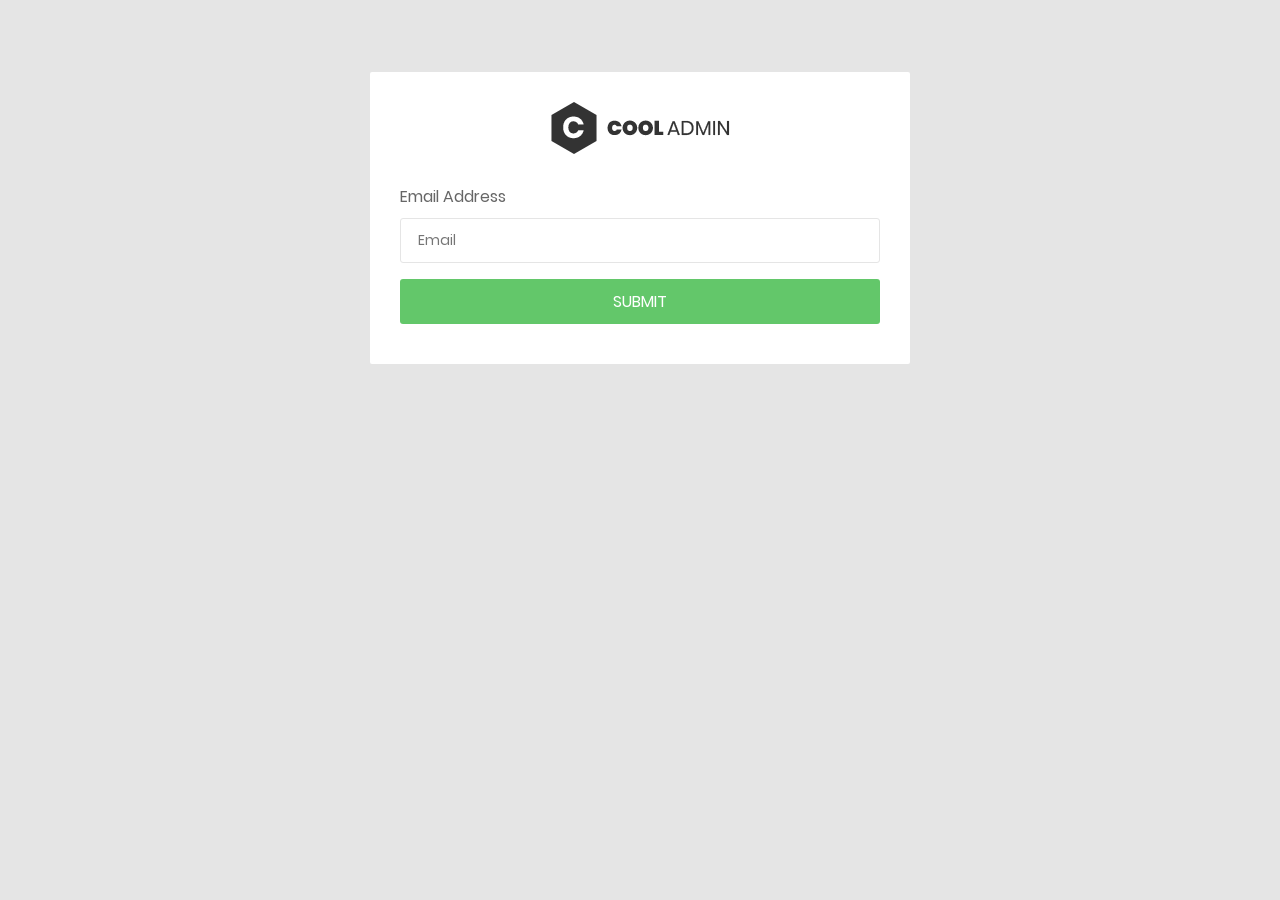
<file: fpc/Source/CoolAdmin-master/forget-pass.html>
<!DOCTYPE html>
<html lang="en">

<head>
    <!-- Required meta tags-->
    <meta charset="UTF-8">
    <meta name="viewport" content="width=device-width, initial-scale=1, shrink-to-fit=no">
    <meta name="description" content="au theme template">
    <meta name="author" content="Hau Nguyen">
    <meta name="keywords" content="au theme template">

    <!-- Title Page-->
    <title>Forget Password</title>

    <!-- Fontfaces CSS-->
    <link href="css/font-face.css" rel="stylesheet" media="all">
    <link href="vendor/font-awesome-4.7/css/font-awesome.min.css" rel="stylesheet" media="all">
    <link href="vendor/font-awesome-5/css/fontawesome-all.min.css" rel="stylesheet" media="all">
    <link href="vendor/mdi-font/css/material-design-iconic-font.min.css" rel="stylesheet" media="all">

    <!-- Bootstrap CSS-->
    <link href="vendor/bootstrap-4.1/bootstrap.min.css" rel="stylesheet" media="all">

    <!-- Vendor CSS-->
    <link href="vendor/animsition/animsition.min.css" rel="stylesheet" media="all">
    <link href="vendor/bootstrap-progressbar/bootstrap-progressbar-3.3.4.min.css" rel="stylesheet" media="all">
    <link href="vendor/wow/animate.css" rel="stylesheet" media="all">
    <link href="vendor/css-hamburgers/hamburgers.min.css" rel="stylesheet" media="all">
    <link href="vendor/slick/slick.css" rel="stylesheet" media="all">
    <link href="vendor/select2/select2.min.css" rel="stylesheet" media="all">
    <link href="vendor/perfect-scrollbar/perfect-scrollbar.css" rel="stylesheet" media="all">

    <!-- Main CSS-->
    <link href="css/theme.css" rel="stylesheet" media="all">

</head>

<body class="animsition">
    <div class="page-wrapper">
        <div class="page-content--bge5">
            <div class="container">
                <div class="login-wrap">
                    <div class="login-content">
                        <div class="login-logo">
                            <a href="#">
                                <img src="images/icon/logo.png" alt="CoolAdmin">
                            </a>
                        </div>
                        <div class="login-form">
                            <form action="" method="post">
                                <div class="form-group">
                                    <label>Email Address</label>
                                    <input class="au-input au-input--full" type="email" name="email" placeholder="Email">
                                </div>
                                <button class="au-btn au-btn--block au-btn--green m-b-20" type="submit">submit</button>
                            </form>
                        </div>
                    </div>
                </div>
            </div>
        </div>

    </div>

    <!-- Jquery JS-->
    <script src="vendor/jquery-3.2.1.min.js"></script>
    <!-- Bootstrap JS-->
    <script src="vendor/bootstrap-4.1/popper.min.js"></script>
    <script src="vendor/bootstrap-4.1/bootstrap.min.js"></script>
    <!-- Vendor JS       -->
    <script src="vendor/slick/slick.min.js">
    </script>
    <script src="vendor/wow/wow.min.js"></script>
    <script src="vendor/animsition/animsition.min.js"></script>
    <script src="vendor/bootstrap-progressbar/bootstrap-progressbar.min.js">
    </script>
    <script src="vendor/counter-up/jquery.waypoints.min.js"></script>
    <script src="vendor/counter-up/jquery.counterup.min.js">
    </script>
    <script src="vendor/circle-progress/circle-progress.min.js"></script>
    <script src="vendor/perfect-scrollbar/perfect-scrollbar.js"></script>
    <script src="vendor/chartjs/Chart.bundle.min.js"></script>
    <script src="vendor/select2/select2.min.js">
    </script>

    <!-- Main JS-->
    <script src="js/main.js"></script>

</body>

</html>
<!-- end document-->
</file>
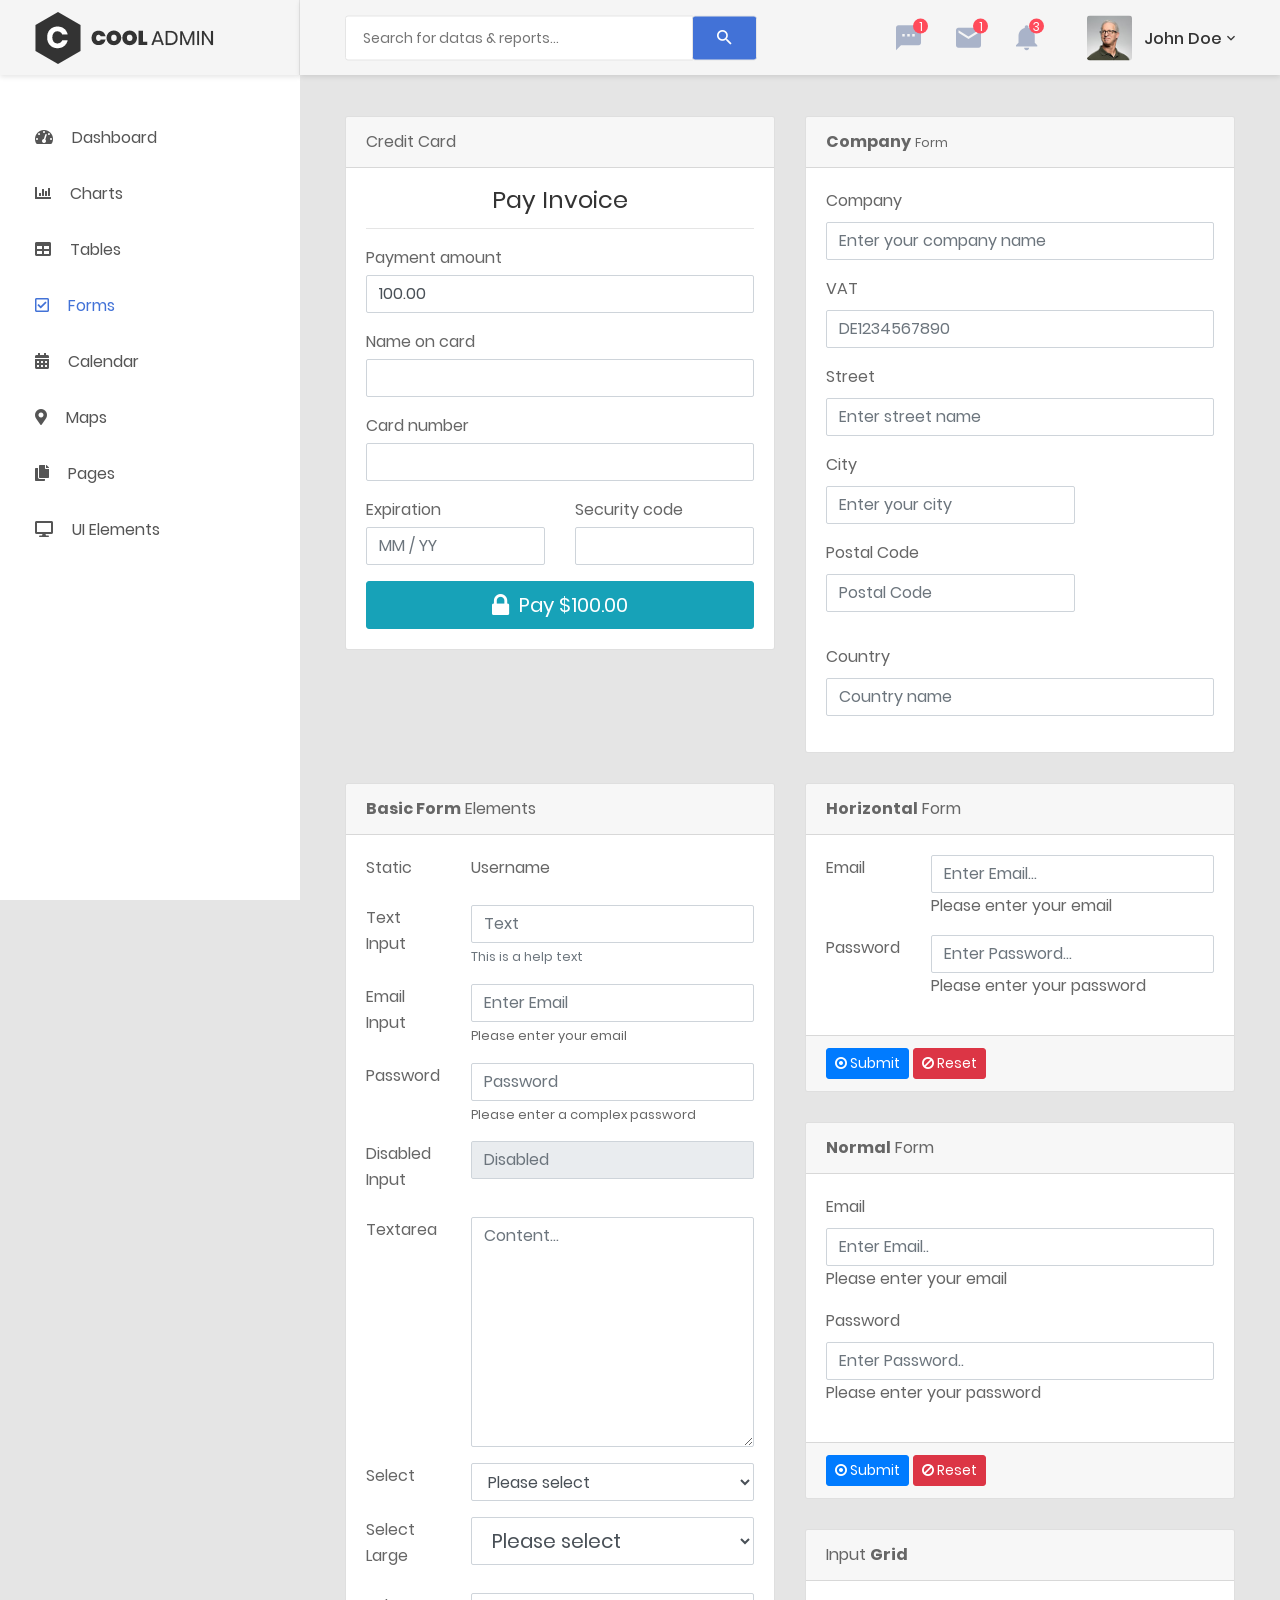
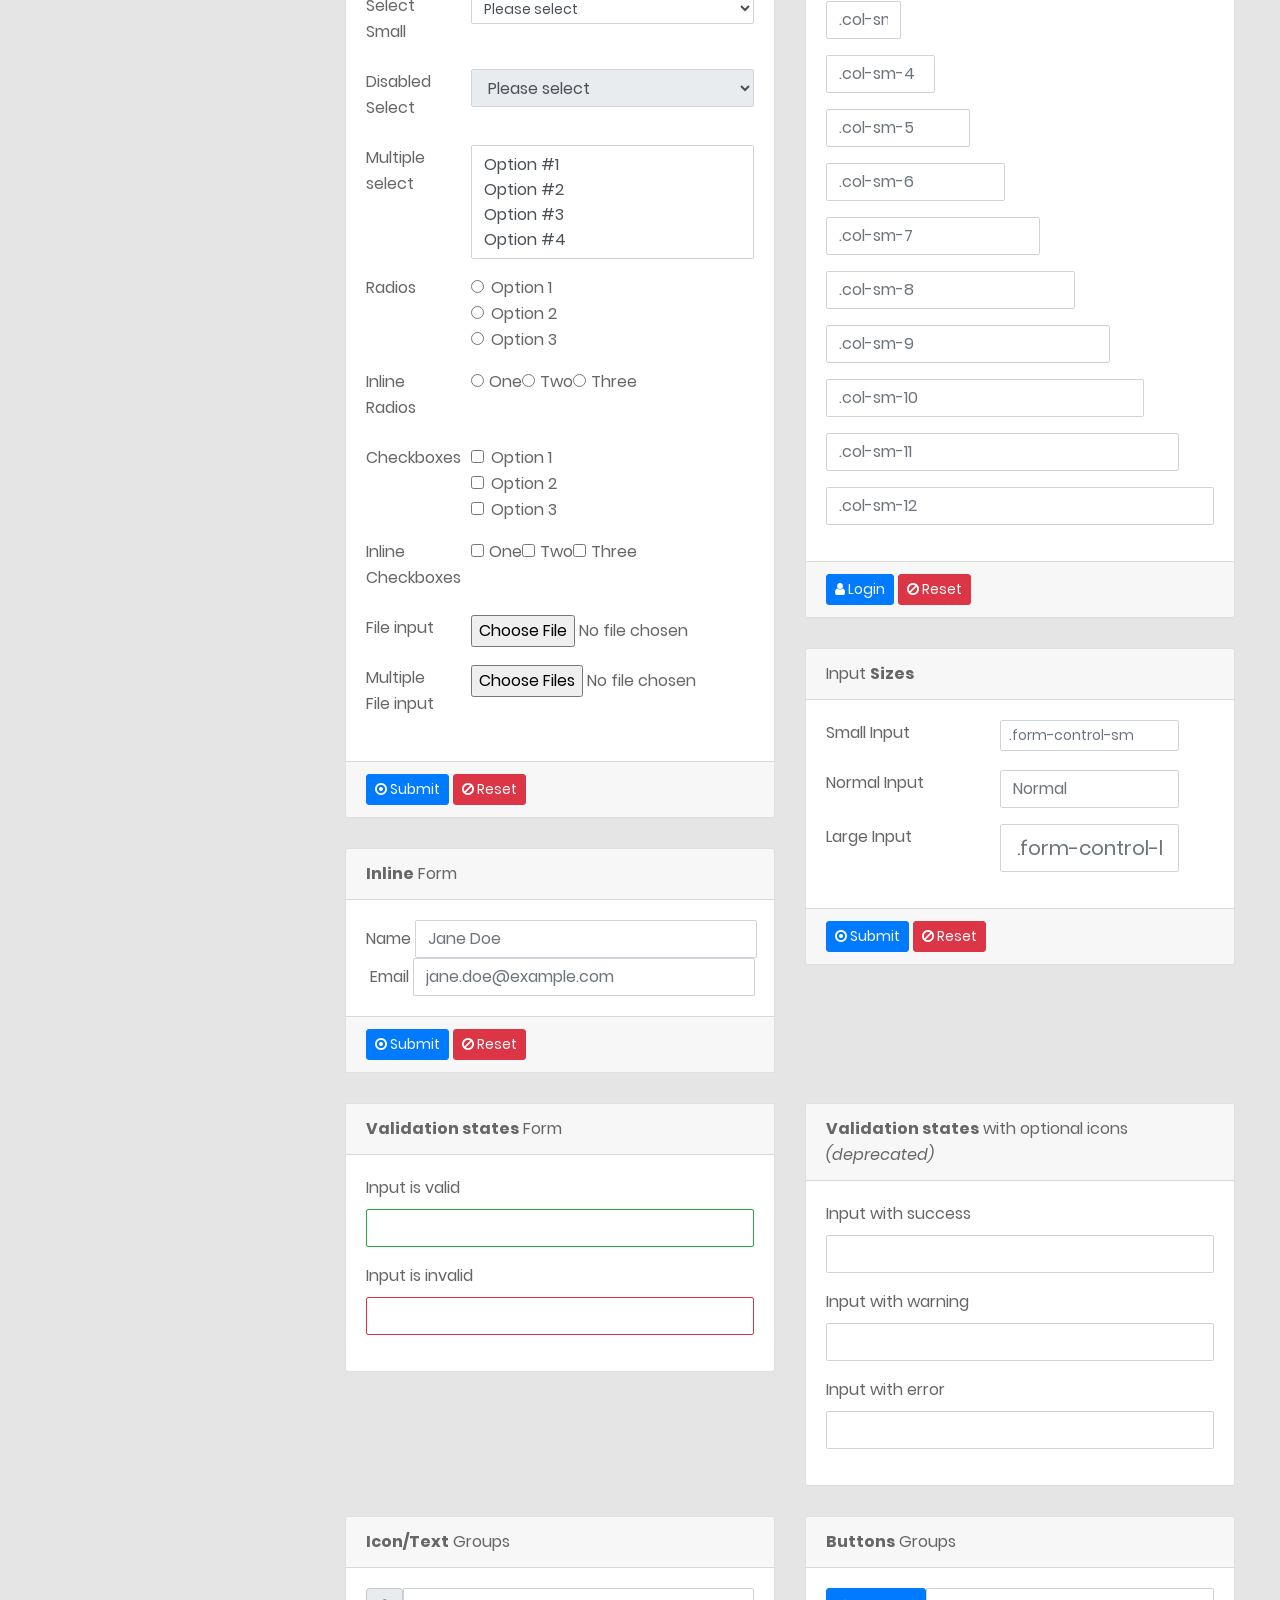
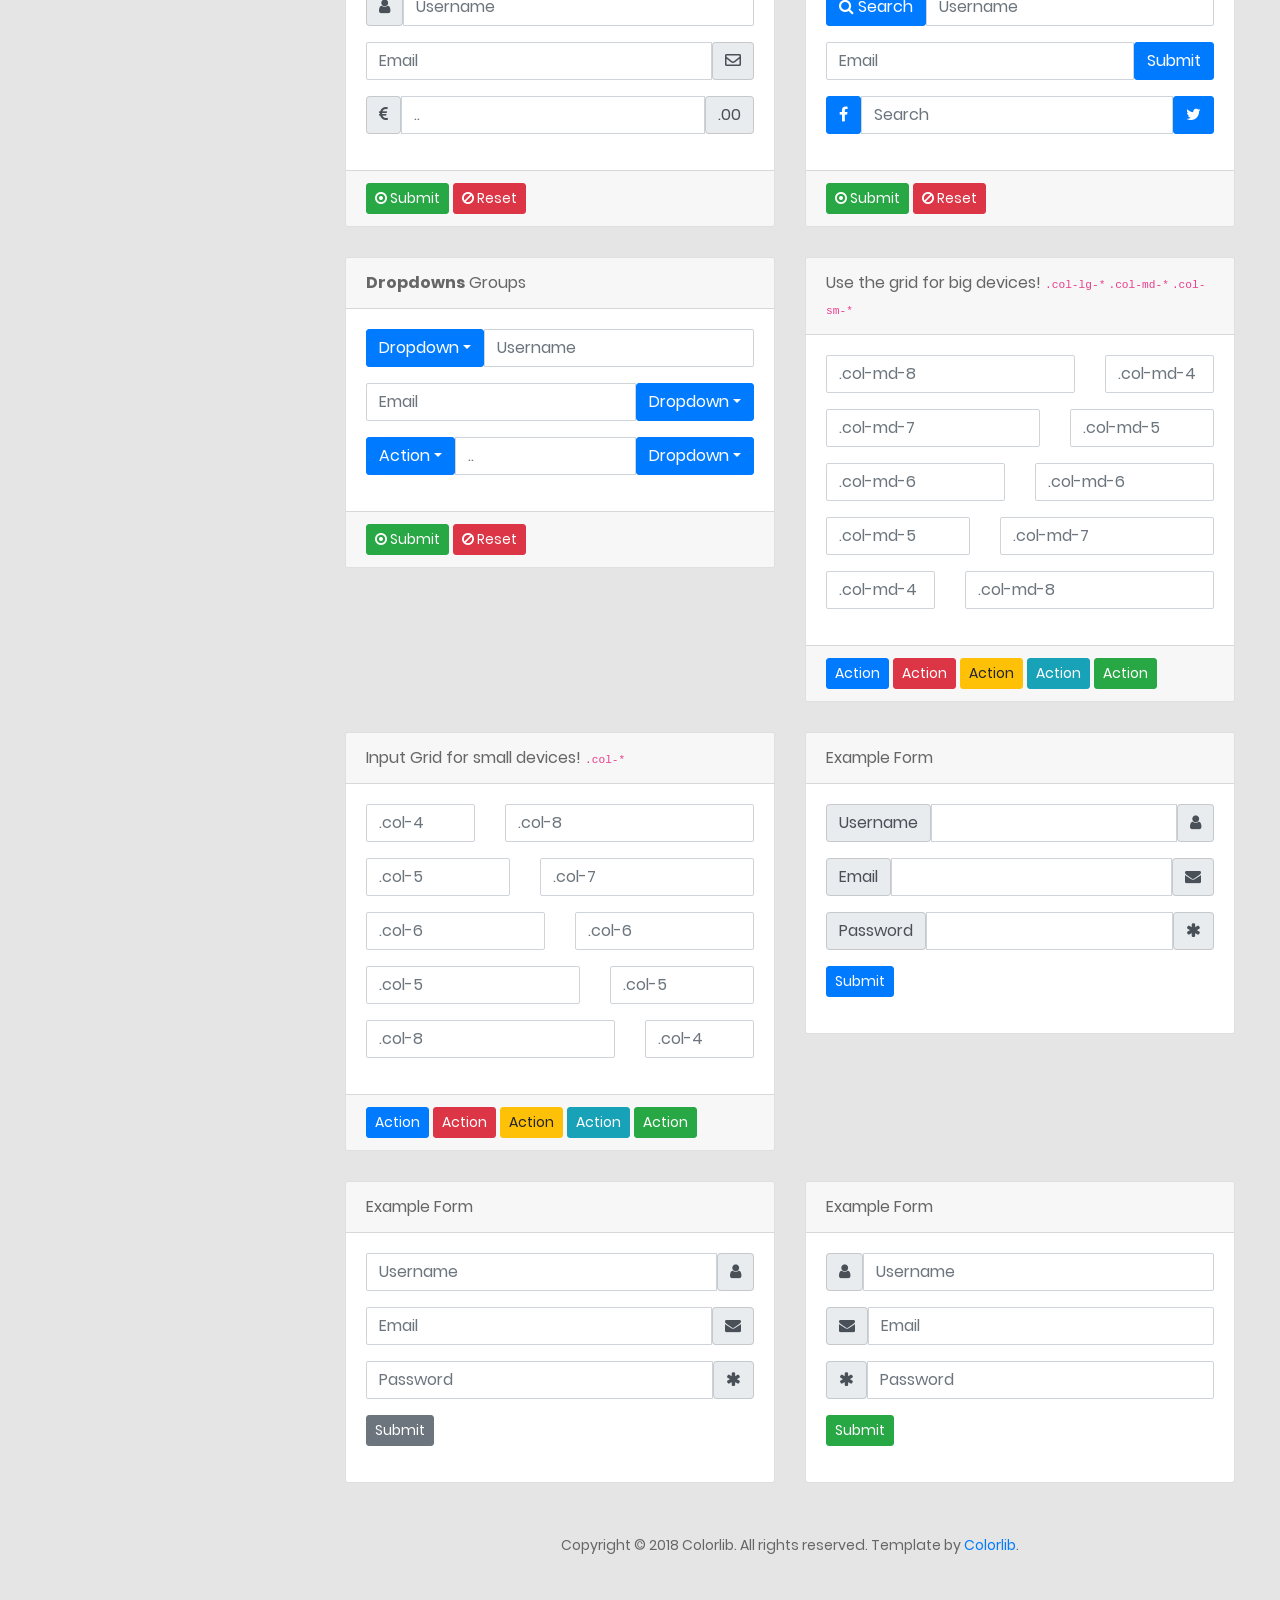
<file: fpc/Source/CoolAdmin-master/form.html>
<!DOCTYPE html>
<html lang="en">

<head>
    <!-- Required meta tags-->
    <meta charset="UTF-8">
    <meta name="viewport" content="width=device-width, initial-scale=1, shrink-to-fit=no">
    <meta name="description" content="au theme template">
    <meta name="author" content="Hau Nguyen">
    <meta name="keywords" content="au theme template">

    <!-- Title Page-->
    <title>Forms</title>

    <!-- Fontfaces CSS-->
    <link href="css/font-face.css" rel="stylesheet" media="all">
    <link href="vendor/font-awesome-5/css/fontawesome-all.min.css" rel="stylesheet" media="all">
    <link href="vendor/font-awesome-4.7/css/font-awesome.min.css" rel="stylesheet" media="all">
    <link href="vendor/mdi-font/css/material-design-iconic-font.min.css" rel="stylesheet" media="all">

    <!-- Bootstrap CSS-->
    <link href="vendor/bootstrap-4.1/bootstrap.min.css" rel="stylesheet" media="all">

    <!-- Vendor CSS-->
    <link href="vendor/animsition/animsition.min.css" rel="stylesheet" media="all">
    <link href="vendor/bootstrap-progressbar/bootstrap-progressbar-3.3.4.min.css" rel="stylesheet" media="all">
    <link href="vendor/wow/animate.css" rel="stylesheet" media="all">
    <link href="vendor/css-hamburgers/hamburgers.min.css" rel="stylesheet" media="all">
    <link href="vendor/slick/slick.css" rel="stylesheet" media="all">
    <link href="vendor/select2/select2.min.css" rel="stylesheet" media="all">
    <link href="vendor/perfect-scrollbar/perfect-scrollbar.css" rel="stylesheet" media="all">

    <!-- Main CSS-->
    <link href="css/theme.css" rel="stylesheet" media="all">

</head>

<body class="animsition">
    <div class="page-wrapper">
        <!-- HEADER MOBILE-->
        <header class="header-mobile d-block d-lg-none">
            <div class="header-mobile__bar">
                <div class="container-fluid">
                    <div class="header-mobile-inner">
                        <a class="logo" href="index.html">
                            <img src="images/icon/logo.png" alt="CoolAdmin" />
                        </a>
                        <button class="hamburger hamburger--slider" type="button">
                            <span class="hamburger-box">
                                <span class="hamburger-inner"></span>
                            </span>
                        </button>
                    </div>
                </div>
            </div>
            <nav class="navbar-mobile">
                <div class="container-fluid">
                    <ul class="navbar-mobile__list list-unstyled">
                        <li class="has-sub">
                            <a class="js-arrow" href="#">
                                <i class="fas fa-tachometer-alt"></i>Dashboard</a>
                            <ul class="navbar-mobile-sub__list list-unstyled js-sub-list">
                                <li>
                                    <a href="index.html">Dashboard 1</a>                                </li>
                                <li>
                                    <a href="index2.html">Dashboard 2</a>                                </li>
                                <li>
                                    <a href="index3.html">Dashboard 3</a>                                </li>
                                <li>
                                    <a href="index4.html">Dashboard 4</a>                                </li>
                            </ul>
                        </li>
                        <li>
                            <a href="chart.html">
                                <i class="fas fa-chart-bar"></i>Charts</a>                        </li>
                        <li>
                            <a href="table.html">
                                <i class="fas fa-table"></i>Tables</a>                        </li>
                        <li>
                            <a href="form.html">
                                <i class="far fa-check-square"></i>Forms</a>                        </li>
                        <li>
                            <a href="#">
                                <i class="fas fa-calendar-alt"></i>Calendar</a>                        </li>
                        <li>
                            <a href="map.html">
                                <i class="fas fa-map-marker-alt"></i>Maps</a>                        </li>
                        <li class="has-sub">
                            <a class="js-arrow" href="#">
                                <i class="fas fa-copy"></i>Pages</a>
                            <ul class="navbar-mobile-sub__list list-unstyled js-sub-list">
                                <li>
                                    <a href="login.html">Login</a>                                </li>
                                <li>
                                    <a href="register.html">Register</a>                                </li>
                                <li>
                                    <a href="forget-pass.html">Forget Password</a>                                </li>
                            </ul>
                        </li>
                        <li class="has-sub">
                            <a class="js-arrow" href="#">
                                <i class="fas fa-desktop"></i>UI Elements</a>
                            <ul class="navbar-mobile-sub__list list-unstyled js-sub-list">
                                <li>
                                    <a href="button.html">Button</a>                                </li>
                                <li>
                                    <a href="badge.html">Badges</a>                                </li>
                                <li>
                                    <a href="tab.html">Tabs</a>                                </li>
                                <li>
                                    <a href="card.html">Cards</a>                                </li>
                                <li>
                                    <a href="alert.html">Alerts</a>                                </li>
                                <li>
                                    <a href="progress-bar.html">Progress Bars</a>                                </li>
                                <li>
                                    <a href="modal.html">Modals</a>                                </li>
                                <li>
                                    <a href="switch.html">Switchs</a>                                </li>
                                <li>
                                    <a href="grid.html">Grids</a>                                </li>
                                <li>
                                    <a href="fontawesome.html">Fontawesome Icon</a>                                </li>
                                <li>
                                    <a href="typo.html">Typography</a>                                </li>
                            </ul>
                        </li>
                    </ul>
                </div>
            </nav>
        </header>
        <!-- END HEADER MOBILE-->

        <!-- MENU SIDEBAR-->
        <aside class="menu-sidebar d-none d-lg-block">
            <div class="logo">
                <a href="#">
                    <img src="images/icon/logo.png" alt="Cool Admin" />                </a>            </div>
      <div class="menu-sidebar__content js-scrollbar1">
                <nav class="navbar-sidebar">
                    <ul class="list-unstyled navbar__list">
                        <li class="has-sub">
                            <a class="js-arrow" href="#">
                                <i class="fas fa-tachometer-alt"></i>Dashboard</a>
                            <ul class="list-unstyled navbar__sub-list js-sub-list">
                                <li>
                                    <a href="index.html">Dashboard 1</a>
                                </li>
                                <li>
                                    <a href="index2.html">Dashboard 2</a>
                                </li>
                                <li>
                                    <a href="index3.html">Dashboard 3</a>
                                </li>
                                <li>
                                    <a href="index4.html">Dashboard 4</a>
                                </li>
                            </ul>
                        </li>
                        <li>
                            <a href="chart.html">
                                <i class="fas fa-chart-bar"></i>Charts</a>
                        </li>
                        <li>
                            <a href="table.html">
                                <i class="fas fa-table"></i>Tables</a>
                        </li>
                        <li class="active">
                            <a href="form.html">
                                <i class="far fa-check-square"></i>Forms</a>
                        </li>
                        <li>
                            <a href="#">
                                <i class="fas fa-calendar-alt"></i>Calendar</a>
                        </li>
                        <li>
                            <a href="map.html">
                                <i class="fas fa-map-marker-alt"></i>Maps</a>
                        </li>
                        <li class="has-sub">
                            <a class="js-arrow" href="#">
                                <i class="fas fa-copy"></i>Pages</a>
                            <ul class="list-unstyled navbar__sub-list js-sub-list">
                                <li>
                                    <a href="login.html">Login</a>
                                </li>
                                <li>
                                    <a href="register.html">Register</a>
                                </li>
                                <li>
                                    <a href="forget-pass.html">Forget Password</a>
                                </li>
                            </ul>
                        </li>
                        <li class="has-sub">
                            <a class="js-arrow" href="#">
                                <i class="fas fa-desktop"></i>UI Elements</a>
                            <ul class="list-unstyled navbar__sub-list js-sub-list">
                                <li>
                                    <a href="button.html">Button</a>
                                </li>
                                <li>
                                    <a href="badge.html">Badges</a>
                                </li>
                                <li>
                                    <a href="tab.html">Tabs</a>
                                </li>
                                <li>
                                    <a href="card.html">Cards</a>
                                </li>
                                <li>
                                    <a href="alert.html">Alerts</a>
                                </li>
                                <li>
                                    <a href="progress-bar.html">Progress Bars</a>
                                </li>
                                <li>
                                    <a href="modal.html">Modals</a>
                                </li>
                                <li>
                                    <a href="switch.html">Switchs</a>
                                </li>
                                <li>
                                    <a href="grid.html">Grids</a>
                                </li>
                                <li>
                                    <a href="fontawesome.html">Fontawesome Icon</a>
                                </li>
                                <li>
                                    <a href="typo.html">Typography</a>
                                </li>
                            </ul>
                        </li>
                    </ul>
                </nav>
            </div>
        </aside>
        <!-- END MENU SIDEBAR-->

        <!-- PAGE CONTAINER-->
        <div class="page-container">
            <!-- HEADER DESKTOP-->
            <header class="header-desktop">
                <div class="section__content section__content--p30">
                    <div class="container-fluid">
                        <div class="header-wrap">
                            <form class="form-header" action="" method="POST">
                                <input class="au-input au-input--xl" type="text" name="search" placeholder="Search for datas &amp; reports..." />
                                <button class="au-btn--submit" type="submit">
                                    <i class="zmdi zmdi-search"></i>                                </button>
                            </form>
                            <div class="header-button">
                                <div class="noti-wrap">
                                    <div class="noti__item js-item-menu">
                                        <i class="zmdi zmdi-comment-more"></i>
                                        <span class="quantity">1</span>
                                        <div class="mess-dropdown js-dropdown">
                                            <div class="mess__title">
                                                <p>You have 2 news message</p>
                                            </div>
                                            <div class="mess__item">
                                                <div class="image img-cir img-40">
                                                    <img src="images/icon/avatar-06.jpg" alt="Michelle Moreno" />                                                </div>
                                                <div class="content">
                                                    <h6>Michelle Moreno</h6>
                                                    <p>Have sent a photo</p>
                                                    <span class="time">3 min ago</span>                                                </div>
                                            </div>
                                            <div class="mess__item">
                                                <div class="image img-cir img-40">
                                                    <img src="images/icon/avatar-04.jpg" alt="Diane Myers" />                                                </div>
                                                <div class="content">
                                                    <h6>Diane Myers</h6>
                                                    <p>You are now connected on message</p>
                                                    <span class="time">Yesterday</span>                                                </div>
                                            </div>
                                            <div class="mess__footer">
                                                <a href="#">View all messages</a>                                            </div>
                                        </div>
                                    </div>
                                    <div class="noti__item js-item-menu">
                                        <i class="zmdi zmdi-email"></i>
                                        <span class="quantity">1</span>
                                        <div class="email-dropdown js-dropdown">
                                            <div class="email__title">
                                                <p>You have 3 New Emails</p>
                                            </div>
                                            <div class="email__item">
                                                <div class="image img-cir img-40">
                                                    <img src="images/icon/avatar-06.jpg" alt="Cynthia Harvey" />                                                </div>
                                                <div class="content">
                                                    <p>Meeting about new dashboard...</p>
                                                    <span>Cynthia Harvey, 3 min ago</span>                                                </div>
                                            </div>
                                            <div class="email__item">
                                                <div class="image img-cir img-40">
                                                    <img src="images/icon/avatar-05.jpg" alt="Cynthia Harvey" />                                                </div>
                                                <div class="content">
                                                    <p>Meeting about new dashboard...</p>
                                                    <span>Cynthia Harvey, Yesterday</span>                                                </div>
                                            </div>
                                            <div class="email__item">
                                                <div class="image img-cir img-40">
                                                    <img src="images/icon/avatar-04.jpg" alt="Cynthia Harvey" />                                                </div>
                                                <div class="content">
                                                    <p>Meeting about new dashboard...</p>
                                                    <span>Cynthia Harvey, April 12,,2018</span>                                                </div>
                                            </div>
                                            <div class="email__footer">
                                                <a href="#">See all emails</a>                                            </div>
                                        </div>
                                    </div>
                                    <div class="noti__item js-item-menu">
                                        <i class="zmdi zmdi-notifications"></i>
                                        <span class="quantity">3</span>
                                        <div class="notifi-dropdown js-dropdown">
                                            <div class="notifi__title">
                                                <p>You have 3 Notifications</p>
                                            </div>
                                            <div class="notifi__item">
                                                <div class="bg-c1 img-cir img-40">
                                                    <i class="zmdi zmdi-email-open"></i>                                                </div>
                                                <div class="content">
                                                    <p>You got a email notification</p>
                                                    <span class="date">April 12, 2018 06:50</span>                                                </div>
                                            </div>
                                            <div class="notifi__item">
                                                <div class="bg-c2 img-cir img-40">
                                                    <i class="zmdi zmdi-account-box"></i>                                                </div>
                                                <div class="content">
                                                    <p>Your account has been blocked</p>
                                                    <span class="date">April 12, 2018 06:50</span>                                                </div>
                                            </div>
                                            <div class="notifi__item">
                                                <div class="bg-c3 img-cir img-40">
                                                    <i class="zmdi zmdi-file-text"></i>                                                </div>
                                                <div class="content">
                                                    <p>You got a new file</p>
                                                    <span class="date">April 12, 2018 06:50</span>                                                </div>
                                            </div>
                                            <div class="notifi__footer">
                                                <a href="#">All notifications</a>                                            </div>
                                        </div>
                                    </div>
                                </div>
                                <div class="account-wrap">
                                    <div class="account-item clearfix js-item-menu">
                                        <div class="image">
                                            <img src="images/icon/avatar-01.jpg" alt="John Doe" />                                        </div>
                                        <div class="content">
                                            <a class="js-acc-btn" href="#">john doe</a>                                        </div>
                                        <div class="account-dropdown js-dropdown">
                                            <div class="info clearfix">
                                                <div class="image">
                                                    <a href="#">
                                                        <img src="images/icon/avatar-01.jpg" alt="John Doe" />                                                    </a>                                                </div>
                                                <div class="content">
                                                    <h5 class="name">
                                                        <a href="#">john doe</a>                                                    </h5>
                                                    <span class="email">johndoe@example.com</span>                                                </div>
                                            </div>
                                            <div class="account-dropdown__body">
                                                <div class="account-dropdown__item">
                                                    <a href="#">
                                                        <i class="zmdi zmdi-account"></i>Account</a>                                                </div>
                                                <div class="account-dropdown__item">
                                                    <a href="#">
                                                        <i class="zmdi zmdi-settings"></i>Setting</a>                                                </div>
                                                <div class="account-dropdown__item">
                                                    <a href="#">
                                                        <i class="zmdi zmdi-money-box"></i>Billing</a>                                                </div>
                                            </div>
                                            <div class="account-dropdown__footer">
                                                <a href="#">
                                                    <i class="zmdi zmdi-power"></i>Logout</a>                                            </div>
                                        </div>
                                    </div>
                                </div>
                            </div>
                        </div>
                    </div>
                </div>
          </header>
            <!-- HEADER DESKTOP-->

            <!-- MAIN CONTENT-->
            <div class="main-content">
                <div class="section__content section__content--p30">
                    <div class="container-fluid">
                        <div class="row">
                            <div class="col-lg-6">
                                <div class="card">
                                    <div class="card-header">Credit Card</div>
                                    <div class="card-body">
                                        <div class="card-title">
                                            <h3 class="text-center title-2">Pay Invoice</h3>
                                        </div>
                                        <hr>
                                        <form action="" method="post" novalidate="novalidate">
                                            <div class="form-group">
                                                <label for="cc-payment" class="control-label mb-1">Payment amount</label>
                                                <input id="cc-pament" name="cc-payment" type="text" class="form-control" aria-required="true" aria-invalid="false" value="100.00">
                                            </div>
                                            <div class="form-group has-success">
                                                <label for="cc-name" class="control-label mb-1">Name on card</label>
                                                <input id="cc-name" name="cc-name" type="text" class="form-control cc-name valid" data-val="true" data-val-required="Please enter the name on card"
                                                    autocomplete="cc-name" aria-required="true" aria-invalid="false" aria-describedby="cc-name-error">
                                                <span class="help-block field-validation-valid" data-valmsg-for="cc-name" data-valmsg-replace="true"></span>
                                            </div>
                                            <div class="form-group">
                                                <label for="cc-number" class="control-label mb-1">Card number</label>
                                                <input id="cc-number" name="cc-number" type="tel" class="form-control cc-number identified visa" value="" data-val="true"
                                                    data-val-required="Please enter the card number" data-val-cc-number="Please enter a valid card number"
                                                    autocomplete="cc-number">
                                                <span class="help-block" data-valmsg-for="cc-number" data-valmsg-replace="true"></span>
                                            </div>
                                            <div class="row">
                                                <div class="col-6">
                                                    <div class="form-group">
                                                        <label for="cc-exp" class="control-label mb-1">Expiration</label>
                                                        <input id="cc-exp" name="cc-exp" type="tel" class="form-control cc-exp" value="" data-val="true" data-val-required="Please enter the card expiration"
                                                            data-val-cc-exp="Please enter a valid month and year" placeholder="MM / YY"
                                                            autocomplete="cc-exp">
                                                        <span class="help-block" data-valmsg-for="cc-exp" data-valmsg-replace="true"></span>
                                                    </div>
                                                </div>
                                                <div class="col-6">
                                                    <label for="x_card_code" class="control-label mb-1">Security code</label>
                                                    <div class="input-group">
                                                        <input id="x_card_code" name="x_card_code" type="tel" class="form-control cc-cvc" value="" data-val="true" data-val-required="Please enter the security code"
                                                            data-val-cc-cvc="Please enter a valid security code" autocomplete="off">

                                                    </div>
                                                </div>
                                            </div>
                                            <div>
                                                <button id="payment-button" type="submit" class="btn btn-lg btn-info btn-block">
                                                    <i class="fa fa-lock fa-lg"></i>&nbsp;
                                                    <span id="payment-button-amount">Pay $100.00</span>
                                                    <span id="payment-button-sending" style="display:none;">Sending…</span>
                                                </button>
                                            </div>
                                        </form>
                                    </div>
                                </div>
                            </div>
                            <div class="col-lg-6">
                                <div class="card">
                                    <div class="card-header">
                                        <strong>Company</strong>
                                        <small> Form</small>
                                    </div>
                                    <div class="card-body card-block">
                                        <div class="form-group">
                                            <label for="company" class=" form-control-label">Company</label>
                                            <input type="text" id="company" placeholder="Enter your company name" class="form-control">
                                        </div>
                                        <div class="form-group">
                                            <label for="vat" class=" form-control-label">VAT</label>
                                            <input type="text" id="vat" placeholder="DE1234567890" class="form-control">
                                        </div>
                                        <div class="form-group">
                                            <label for="street" class=" form-control-label">Street</label>
                                            <input type="text" id="street" placeholder="Enter street name" class="form-control">
                                        </div>
                                        <div class="row form-group">
                                            <div class="col-8">
                                                <div class="form-group">
                                                    <label for="city" class=" form-control-label">City</label>
                                                    <input type="text" id="city" placeholder="Enter your city" class="form-control">
                                                </div>
                                            </div>
                                            <div class="col-8">
                                                <div class="form-group">
                                                    <label for="postal-code" class=" form-control-label">Postal Code</label>
                                                    <input type="text" id="postal-code" placeholder="Postal Code" class="form-control">
                                                </div>
                                            </div>
                                        </div>
                                        <div class="form-group">
                                            <label for="country" class=" form-control-label">Country</label>
                                            <input type="text" id="country" placeholder="Country name" class="form-control">
                                        </div>
                                    </div>
                                </div>
                            </div>
                            <div class="col-lg-6">
                                <div class="card">
                                    <div class="card-header">
                                        <strong>Basic Form</strong> Elements
                                    </div>
                                    <div class="card-body card-block">
                                        <form action="" method="post" enctype="multipart/form-data" class="form-horizontal">
                                            <div class="row form-group">
                                                <div class="col col-md-3">
                                                    <label class=" form-control-label">Static</label>
                                                </div>
                                                <div class="col-12 col-md-9">
                                                    <p class="form-control-static">Username</p>
                                                </div>
                                            </div>
                                            <div class="row form-group">
                                                <div class="col col-md-3">
                                                    <label for="text-input" class=" form-control-label">Text Input</label>
                                                </div>
                                                <div class="col-12 col-md-9">
                                                    <input type="text" id="text-input" name="text-input" placeholder="Text" class="form-control">
                                                    <small class="form-text text-muted">This is a help text</small>
                                                </div>
                                            </div>
                                            <div class="row form-group">
                                                <div class="col col-md-3">
                                                    <label for="email-input" class=" form-control-label">Email Input</label>
                                                </div>
                                                <div class="col-12 col-md-9">
                                                    <input type="email" id="email-input" name="email-input" placeholder="Enter Email" class="form-control">
                                                    <small class="help-block form-text">Please enter your email</small>
                                                </div>
                                            </div>
                                            <div class="row form-group">
                                                <div class="col col-md-3">
                                                    <label for="password-input" class=" form-control-label">Password</label>
                                                </div>
                                                <div class="col-12 col-md-9">
                                                    <input type="password" id="password-input" name="password-input" placeholder="Password" class="form-control">
                                                    <small class="help-block form-text">Please enter a complex password</small>
                                                </div>
                                            </div>
                                            <div class="row form-group">
                                                <div class="col col-md-3">
                                                    <label for="disabled-input" class=" form-control-label">Disabled Input</label>
                                                </div>
                                                <div class="col-12 col-md-9">
                                                    <input type="text" id="disabled-input" name="disabled-input" placeholder="Disabled" disabled="" class="form-control">
                                                </div>
                                            </div>
                                            <div class="row form-group">
                                                <div class="col col-md-3">
                                                    <label for="textarea-input" class=" form-control-label">Textarea</label>
                                                </div>
                                                <div class="col-12 col-md-9">
                                                    <textarea name="textarea-input" id="textarea-input" rows="9" placeholder="Content..." class="form-control"></textarea>
                                                </div>
                                            </div>
                                            <div class="row form-group">
                                                <div class="col col-md-3">
                                                    <label for="select" class=" form-control-label">Select</label>
                                                </div>
                                                <div class="col-12 col-md-9">
                                                    <select name="select" id="select" class="form-control">
                                                        <option value="0">Please select</option>
                                                        <option value="1">Option #1</option>
                                                        <option value="2">Option #2</option>
                                                        <option value="3">Option #3</option>
                                                    </select>
                                                </div>
                                            </div>
                                            <div class="row form-group">
                                                <div class="col col-md-3">
                                                    <label for="selectLg" class=" form-control-label">Select Large</label>
                                                </div>
                                                <div class="col-12 col-md-9">
                                                    <select name="selectLg" id="selectLg" class="form-control-lg form-control">
                                                        <option value="0">Please select</option>
                                                        <option value="1">Option #1</option>
                                                        <option value="2">Option #2</option>
                                                        <option value="3">Option #3</option>
                                                    </select>
                                                </div>
                                            </div>
                                            <div class="row form-group">
                                                <div class="col col-md-3">
                                                    <label for="selectSm" class=" form-control-label">Select Small</label>
                                                </div>
                                                <div class="col-12 col-md-9">
                                                    <select name="selectSm" id="SelectLm" class="form-control-sm form-control">
                                                        <option value="0">Please select</option>
                                                        <option value="1">Option #1</option>
                                                        <option value="2">Option #2</option>
                                                        <option value="3">Option #3</option>
                                                        <option value="4">Option #4</option>
                                                        <option value="5">Option #5</option>
                                                    </select>
                                                </div>
                                            </div>
                                            <div class="row form-group">
                                                <div class="col col-md-3">
                                                    <label for="disabledSelect" class=" form-control-label">Disabled Select</label>
                                                </div>
                                                <div class="col-12 col-md-9">
                                                    <select name="disabledSelect" id="disabledSelect" disabled="" class="form-control">
                                                        <option value="0">Please select</option>
                                                        <option value="1">Option #1</option>
                                                        <option value="2">Option #2</option>
                                                        <option value="3">Option #3</option>
                                                    </select>
                                                </div>
                                            </div>
                                            <div class="row form-group">
                                                <div class="col col-md-3">
                                                    <label for="multiple-select" class=" form-control-label">Multiple select</label>
                                                </div>
                                                <div class="col col-md-9">
                                                    <select name="multiple-select" id="multiple-select" multiple="" class="form-control">
                                                        <option value="1">Option #1</option>
                                                        <option value="2">Option #2</option>
                                                        <option value="3">Option #3</option>
                                                        <option value="4">Option #4</option>
                                                        <option value="5">Option #5</option>
                                                        <option value="6">Option #6</option>
                                                        <option value="7">Option #7</option>
                                                        <option value="8">Option #8</option>
                                                        <option value="9">Option #9</option>
                                                        <option value="10">Option #10</option>
                                                    </select>
                                                </div>
                                            </div>
                                            <div class="row form-group">
                                                <div class="col col-md-3">
                                                    <label class=" form-control-label">Radios</label>
                                                </div>
                                                <div class="col col-md-9">
                                                    <div class="form-check">
                                                        <div class="radio">
                                                            <label for="radio1" class="form-check-label ">
                                                                <input type="radio" id="radio1" name="radios" value="option1" class="form-check-input">Option 1
                                                            </label>
                                                        </div>
                                                        <div class="radio">
                                                            <label for="radio2" class="form-check-label ">
                                                                <input type="radio" id="radio2" name="radios" value="option2" class="form-check-input">Option 2
                                                            </label>
                                                        </div>
                                                        <div class="radio">
                                                            <label for="radio3" class="form-check-label ">
                                                                <input type="radio" id="radio3" name="radios" value="option3" class="form-check-input">Option 3
                                                            </label>
                                                        </div>
                                                    </div>
                                                </div>
                                            </div>
                                            <div class="row form-group">
                                                <div class="col col-md-3">
                                                    <label class=" form-control-label">Inline Radios</label>
                                                </div>
                                                <div class="col col-md-9">
                                                    <div class="form-check-inline form-check">
                                                        <label for="inline-radio1" class="form-check-label ">
                                                            <input type="radio" id="inline-radio1" name="inline-radios" value="option1" class="form-check-input">One
                                                        </label>
                                                        <label for="inline-radio2" class="form-check-label ">
                                                            <input type="radio" id="inline-radio2" name="inline-radios" value="option2" class="form-check-input">Two
                                                        </label>
                                                        <label for="inline-radio3" class="form-check-label ">
                                                            <input type="radio" id="inline-radio3" name="inline-radios" value="option3" class="form-check-input">Three
                                                        </label>
                                                    </div>
                                                </div>
                                            </div>
                                            <div class="row form-group">
                                                <div class="col col-md-3">
                                                    <label class=" form-control-label">Checkboxes</label>
                                                </div>
                                                <div class="col col-md-9">
                                                    <div class="form-check">
                                                        <div class="checkbox">
                                                            <label for="checkbox1" class="form-check-label ">
                                                                <input type="checkbox" id="checkbox1" name="checkbox1" value="option1" class="form-check-input">Option 1
                                                            </label>
                                                        </div>
                                                        <div class="checkbox">
                                                            <label for="checkbox2" class="form-check-label ">
                                                                <input type="checkbox" id="checkbox2" name="checkbox2" value="option2" class="form-check-input"> Option 2
                                                            </label>
                                                        </div>
                                                        <div class="checkbox">
                                                            <label for="checkbox3" class="form-check-label ">
                                                                <input type="checkbox" id="checkbox3" name="checkbox3" value="option3" class="form-check-input"> Option 3
                                                            </label>
                                                        </div>
                                                    </div>
                                                </div>
                                            </div>
                                            <div class="row form-group">
                                                <div class="col col-md-3">
                                                    <label class=" form-control-label">Inline Checkboxes</label>
                                                </div>
                                                <div class="col col-md-9">
                                                    <div class="form-check-inline form-check">
                                                        <label for="inline-checkbox1" class="form-check-label ">
                                                            <input type="checkbox" id="inline-checkbox1" name="inline-checkbox1" value="option1" class="form-check-input">One
                                                        </label>
                                                        <label for="inline-checkbox2" class="form-check-label ">
                                                            <input type="checkbox" id="inline-checkbox2" name="inline-checkbox2" value="option2" class="form-check-input">Two
                                                        </label>
                                                        <label for="inline-checkbox3" class="form-check-label ">
                                                            <input type="checkbox" id="inline-checkbox3" name="inline-checkbox3" value="option3" class="form-check-input">Three
                                                        </label>
                                                    </div>
                                                </div>
                                            </div>
                                            <div class="row form-group">
                                                <div class="col col-md-3">
                                                    <label for="file-input" class=" form-control-label">File input</label>
                                                </div>
                                                <div class="col-12 col-md-9">
                                                    <input type="file" id="file-input" name="file-input" class="form-control-file">
                                                </div>
                                            </div>
                                            <div class="row form-group">
                                                <div class="col col-md-3">
                                                    <label for="file-multiple-input" class=" form-control-label">Multiple File input</label>
                                                </div>
                                                <div class="col-12 col-md-9">
                                                    <input type="file" id="file-multiple-input" name="file-multiple-input" multiple="" class="form-control-file">
                                                </div>
                                            </div>
                                        </form>
                                    </div>
                                    <div class="card-footer">
                                        <button type="submit" class="btn btn-primary btn-sm">
                                            <i class="fa fa-dot-circle-o"></i> Submit
                                        </button>
                                        <button type="reset" class="btn btn-danger btn-sm">
                                            <i class="fa fa-ban"></i> Reset
                                        </button>
                                    </div>
                                </div>
                                <div class="card">
                                    <div class="card-header">
                                        <strong>Inline</strong> Form
                                    </div>
                                    <div class="card-body card-block">
                                        <form action="" method="post" class="form-inline">
                                            <div class="form-group">
                                                <label for="exampleInputName2" class="pr-1  form-control-label">Name</label>
                                                <input type="text" id="exampleInputName2" placeholder="Jane Doe" required="" class="form-control">
                                            </div>
                                            <div class="form-group">
                                                <label for="exampleInputEmail2" class="px-1  form-control-label">Email</label>
                                                <input type="email" id="exampleInputEmail2" placeholder="jane.doe@example.com" required="" class="form-control">
                                            </div>
                                        </form>
                                    </div>
                                    <div class="card-footer">
                                        <button type="submit" class="btn btn-primary btn-sm">
                                            <i class="fa fa-dot-circle-o"></i> Submit
                                        </button>
                                        <button type="reset" class="btn btn-danger btn-sm">
                                            <i class="fa fa-ban"></i> Reset
                                        </button>
                                    </div>
                                </div>
                            </div>
                            <div class="col-lg-6">
                                <div class="card">
                                    <div class="card-header">
                                        <strong>Horizontal</strong> Form
                                    </div>
                                    <div class="card-body card-block">
                                        <form action="" method="post" class="form-horizontal">
                                            <div class="row form-group">
                                                <div class="col col-md-3">
                                                    <label for="hf-email" class=" form-control-label">Email</label>
                                                </div>
                                                <div class="col-12 col-md-9">
                                                    <input type="email" id="hf-email" name="hf-email" placeholder="Enter Email..." class="form-control">
                                                    <span class="help-block">Please enter your email</span>
                                                </div>
                                            </div>
                                            <div class="row form-group">
                                                <div class="col col-md-3">
                                                    <label for="hf-password" class=" form-control-label">Password</label>
                                                </div>
                                                <div class="col-12 col-md-9">
                                                    <input type="password" id="hf-password" name="hf-password" placeholder="Enter Password..." class="form-control">
                                                    <span class="help-block">Please enter your password</span>
                                                </div>
                                            </div>
                                        </form>
                                    </div>
                                    <div class="card-footer">
                                        <button type="submit" class="btn btn-primary btn-sm">
                                            <i class="fa fa-dot-circle-o"></i> Submit
                                        </button>
                                        <button type="reset" class="btn btn-danger btn-sm">
                                            <i class="fa fa-ban"></i> Reset
                                        </button>
                                    </div>
                                </div>
                                <div class="card">
                                    <div class="card-header">
                                        <strong>Normal</strong> Form
                                    </div>
                                    <div class="card-body card-block">
                                        <form action="" method="post" class="">
                                            <div class="form-group">
                                                <label for="nf-email" class=" form-control-label">Email</label>
                                                <input type="email" id="nf-email" name="nf-email" placeholder="Enter Email.." class="form-control">
                                                <span class="help-block">Please enter your email</span>
                                            </div>
                                            <div class="form-group">
                                                <label for="nf-password" class=" form-control-label">Password</label>
                                                <input type="password" id="nf-password" name="nf-password" placeholder="Enter Password.." class="form-control">
                                                <span class="help-block">Please enter your password</span>
                                            </div>
                                        </form>
                                    </div>
                                    <div class="card-footer">
                                        <button type="submit" class="btn btn-primary btn-sm">
                                            <i class="fa fa-dot-circle-o"></i> Submit
                                        </button>
                                        <button type="reset" class="btn btn-danger btn-sm">
                                            <i class="fa fa-ban"></i> Reset
                                        </button>
                                    </div>
                                </div>
                                <div class="card">
                                    <div class="card-header">
                                        Input
                                        <strong>Grid</strong>
                                    </div>
                                    <div class="card-body card-block">
                                        <form action="" method="post" class="form-horizontal">
                                            <div class="row form-group">
                                                <div class="col col-sm-3">
                                                    <input type="text" placeholder=".col-sm-3" class="form-control">
                                                </div>
                                            </div>
                                            <div class="row form-group">
                                                <div class="col col-sm-4">
                                                    <input type="text" placeholder=".col-sm-4" class="form-control">
                                                </div>
                                            </div>
                                            <div class="row form-group">
                                                <div class="col col-sm-5">
                                                    <input type="text" placeholder=".col-sm-5" class="form-control">
                                                </div>
                                            </div>
                                            <div class="row form-group">
                                                <div class="col col-sm-6">
                                                    <input type="text" placeholder=".col-sm-6" class="form-control">
                                                </div>
                                            </div>
                                            <div class="row form-group">
                                                <div class="col col-sm-7">
                                                    <input type="text" placeholder=".col-sm-7" class="form-control">
                                                </div>
                                            </div>
                                            <div class="row form-group">
                                                <div class="col col-sm-8">
                                                    <input type="text" placeholder=".col-sm-8" class="form-control">
                                                </div>
                                            </div>
                                            <div class="row form-group">
                                                <div class="col col-sm-9">
                                                    <input type="text" placeholder=".col-sm-9" class="form-control">
                                                </div>
                                            </div>
                                            <div class="row form-group">
                                                <div class="col col-sm-10">
                                                    <input type="text" placeholder=".col-sm-10" class="form-control">
                                                </div>
                                            </div>
                                            <div class="row form-group">
                                                <div class="col col-sm-11">
                                                    <input type="text" placeholder=".col-sm-11" class="form-control">
                                                </div>
                                            </div>
                                            <div class="row form-group">
                                                <div class="col col-sm-12">
                                                    <input type="text" placeholder=".col-sm-12" class="form-control">
                                                </div>
                                            </div>
                                        </form>
                                    </div>
                                    <div class="card-footer">
                                        <button type="submit" class="btn btn-primary btn-sm">
                                            <i class="fa fa-user"></i> Login
                                        </button>
                                        <button type="reset" class="btn btn-danger btn-sm">
                                            <i class="fa fa-ban"></i> Reset
                                        </button>
                                    </div>
                                </div>
                                <div class="card">
                                    <div class="card-header">
                                        Input
                                        <strong>Sizes</strong>
                                    </div>
                                    <div class="card-body card-block">
                                        <form action="" method="post" class="form-horizontal">
                                            <div class="row form-group">
                                                <div class="col col-sm-5">
                                                    <label for="input-small" class=" form-control-label">Small Input</label>
                                                </div>
                                                <div class="col col-sm-6">
                                                    <input type="text" id="input-small" name="input-small" placeholder=".form-control-sm" class="input-sm form-control-sm form-control">
                                                </div>
                                            </div>
                                            <div class="row form-group">
                                                <div class="col col-sm-5">
                                                    <label for="input-normal" class=" form-control-label">Normal Input</label>
                                                </div>
                                                <div class="col col-sm-6">
                                                    <input type="text" id="input-normal" name="input-normal" placeholder="Normal" class="form-control">
                                                </div>
                                            </div>
                                            <div class="row form-group">
                                                <div class="col col-sm-5">
                                                    <label for="input-large" class=" form-control-label">Large Input</label>
                                                </div>
                                                <div class="col col-sm-6">
                                                    <input type="text" id="input-large" name="input-large" placeholder=".form-control-lg" class="input-lg form-control-lg form-control">
                                                </div>
                                            </div>
                                        </form>
                                    </div>
                                    <div class="card-footer">
                                        <button type="submit" class="btn btn-primary btn-sm">
                                            <i class="fa fa-dot-circle-o"></i> Submit
                                        </button>
                                        <button type="reset" class="btn btn-danger btn-sm">
                                            <i class="fa fa-ban"></i> Reset
                                        </button>
                                    </div>
                                </div>
                            </div>
                            <div class="col-lg-6">
                                <div class="card">
                                    <div class="card-header">
                                        <strong>Validation states</strong> Form
                                    </div>
                                    <div class="card-body card-block">
                                        <div class="has-success form-group">
                                            <label for="inputIsValid" class=" form-control-label">Input is valid</label>
                                            <input type="text" id="inputIsValid" class="is-valid form-control-success form-control">
                                        </div>
                                        <div class="has-warning form-group">
                                            <label for="inputIsInvalid" class=" form-control-label">Input is invalid</label>
                                            <input type="text" id="inputIsInvalid" class="is-invalid form-control">
                                        </div>
                                    </div>
                                </div>
                            </div>
                            <div class="col-lg-6">
                                <div class="card">
                                    <div class="card-header">
                                        <strong>Validation states</strong> with optional icons
                                        <em>(deprecated)</em>
                                    </div>
                                    <div class="card-body card-block">
                                        <div class="has-success form-group">
                                            <label for="inputSuccess2i" class=" form-control-label">Input with success</label>
                                            <input type="text" id="inputSuccess2i" class="form-control-success form-control">
                                        </div>
                                        <div class="has-warning form-group">
                                            <label for="inputWarning2i" class=" form-control-label">Input with warning</label>
                                            <input type="text" id="inputWarning2i" class="form-control-warning form-control">
                                        </div>
                                        <div class="has-danger has-feedback form-group">
                                            <label for="inputError2i" class=" form-control-label">Input with error</label>
                                            <input type="text" id="inputError2i" class="form-control-danger form-control">
                                        </div>
                                    </div>
                                </div>
                            </div>
                            <div class="col-lg-6">
                                <div class="card">
                                    <div class="card-header">
                                        <strong>Icon/Text</strong> Groups
                                    </div>
                                    <div class="card-body card-block">
                                        <form action="" method="post" class="form-horizontal">
                                            <div class="row form-group">
                                                <div class="col col-md-12">
                                                    <div class="input-group">
                                                        <div class="input-group-addon">
                                                            <i class="fa fa-user"></i>
                                                        </div>
                                                        <input type="text" id="input1-group1" name="input1-group1" placeholder="Username" class="form-control">
                                                    </div>
                                                </div>
                                            </div>
                                            <div class="row form-group">
                                                <div class="col col-md-12">
                                                    <div class="input-group">
                                                        <input type="email" id="input2-group1" name="input2-group1" placeholder="Email" class="form-control">
                                                        <div class="input-group-addon">
                                                            <i class="far fa-envelope"></i>
                                                        </div>
                                                    </div>
                                                </div>
                                            </div>
                                            <div class="row form-group">
                                                <div class="col col-md-12">
                                                    <div class="input-group">
                                                        <div class="input-group-addon">
                                                            <i class="fa fa-euro"></i>
                                                        </div>
                                                        <input type="text" id="input3-group1" name="input3-group1" placeholder=".." class="form-control">
                                                        <div class="input-group-addon">.00</div>
                                                    </div>
                                                </div>
                                            </div>
                                        </form>
                                    </div>
                                    <div class="card-footer">
                                        <button type="submit" class="btn btn-success btn-sm">
                                            <i class="fa fa-dot-circle-o"></i> Submit
                                        </button>
                                        <button type="reset" class="btn btn-danger btn-sm">
                                            <i class="fa fa-ban"></i> Reset
                                        </button>
                                    </div>
                                </div>
                            </div>
                            <div class="col-lg-6">
                                <div class="card">
                                    <div class="card-header">
                                        <strong>Buttons</strong> Groups
                                    </div>
                                    <div class="card-body card-block">
                                        <form action="" method="post" class="form-horizontal">
                                            <div class="row form-group">
                                                <div class="col col-md-12">
                                                    <div class="input-group">
                                                        <div class="input-group-btn">
                                                            <button class="btn btn-primary">
                                                                <i class="fa fa-search"></i> Search
                                                            </button>
                                                        </div>
                                                        <input type="text" id="input1-group2" name="input1-group2" placeholder="Username" class="form-control">
                                                    </div>
                                                </div>
                                            </div>
                                            <div class="row form-group">
                                                <div class="col col-md-12">
                                                    <div class="input-group">
                                                        <input type="email" id="input2-group2" name="input2-group2" placeholder="Email" class="form-control">
                                                        <div class="input-group-btn">
                                                            <button class="btn btn-primary">Submit</button>
                                                        </div>
                                                    </div>
                                                </div>
                                            </div>
                                            <div class="row form-group">
                                                <div class="col col-md-12">
                                                    <div class="input-group">
                                                        <div class="input-group-btn">
                                                            <button class="btn btn-primary">
                                                                <i class="fa fa-facebook"></i>
                                                            </button>
                                                        </div>
                                                        <input type="text" id="input3-group2" name="input3-group2" placeholder="Search" class="form-control">
                                                        <div class="input-group-btn">
                                                            <button class="btn btn-primary">
                                                                <i class="fa fa-twitter"></i>
                                                            </button>
                                                        </div>
                                                    </div>
                                                </div>
                                            </div>
                                        </form>
                                    </div>
                                    <div class="card-footer">
                                        <button type="submit" class="btn btn-success btn-sm">
                                            <i class="fa fa-dot-circle-o"></i> Submit
                                        </button>
                                        <button type="reset" class="btn btn-danger btn-sm">
                                            <i class="fa fa-ban"></i> Reset
                                        </button>
                                    </div>
                                </div>
                            </div>
                            <div class="col-lg-6">
                                <div class="card">
                                    <div class="card-header">
                                        <strong>Dropdowns</strong> Groups
                                    </div>
                                    <div class="card-body card-block">
                                        <form class="form-horizontal">
                                            <div class="row form-group">
                                                <div class="col col-md-12">
                                                    <div class="input-group">
                                                        <div class="input-group-btn">
                                                            <div class="btn-group">
                                                                <button type="button" data-toggle="dropdown" aria-haspopup="true" aria-expanded="false" class="dropdown-toggle btn btn-primary">Dropdown</button>
                                                                <div tabindex="-1" aria-hidden="true" role="menu" class="dropdown-menu">
                                                                    <button type="button" tabindex="0" class="dropdown-item">Action</button>
                                                                    <button type="button" tabindex="0" class="dropdown-item">Another Action</button>
                                                                    <button type="button" tabindex="0" class="dropdown-item">Something else here</button>
                                                                    <div tabindex="-1" class="dropdown-divider"></div>
                                                                    <button type="button" tabindex="0" class="dropdown-item">Separated link</button>
                                                                </div>
                                                            </div>
                                                        </div>
                                                        <input type="text" id="input1-group3" name="input1-group3" placeholder="Username" class="form-control">
                                                    </div>
                                                </div>
                                            </div>
                                            <div class="row form-group">
                                                <div class="col col-md-12">
                                                    <div class="input-group">
                                                        <input type="email" id="input2-group3" name="input2-group3" placeholder="Email" class="form-control">
                                                        <div class="input-group-btn">
                                                            <div class="btn-group">
                                                                <button type="button" data-toggle="dropdown" aria-haspopup="true" aria-expanded="false" class="dropdown-toggle btn btn-primary">Dropdown</button>
                                                                <div tabindex="-1" aria-hidden="true" role="menu" class="dropdown-menu">
                                                                    <button type="button" tabindex="0" class="dropdown-item">Action</button>
                                                                    <button type="button" tabindex="0" class="dropdown-item">Another Action</button>
                                                                    <button type="button" tabindex="0" class="dropdown-item">Something else here</button>
                                                                    <div tabindex="-1" class="dropdown-divider"></div>
                                                                    <button type="button" tabindex="0" class="dropdown-item">Separated link</button>
                                                                </div>
                                                            </div>
                                                        </div>
                                                    </div>
                                                </div>
                                            </div>
                                            <div class="row form-group">
                                                <div class="col col-md-12">
                                                    <div class="input-group">
                                                        <div class="input-group-btn">
                                                            <div class="btn-group">
                                                                <button type="button" data-toggle="dropdown" aria-haspopup="true" aria-expanded="false" class="dropdown-toggle btn btn-primary">Action</button>
                                                                <div tabindex="-1" aria-hidden="true" role="menu" class="dropdown-menu">
                                                                    <button type="button" tabindex="0" class="dropdown-item">Action</button>
                                                                    <button type="button" tabindex="0" class="dropdown-item">Another Action</button>
                                                                    <button type="button" tabindex="0" class="dropdown-item">Something else here</button>
                                                                    <div tabindex="-1" class="dropdown-divider"></div>
                                                                    <button type="button" tabindex="0" class="dropdown-item">Separated link</button>
                                                                </div>
                                                            </div>
                                                        </div>
                                                        <input type="text" id="input3-group3" name="input3-group3" placeholder=".." class="form-control">
                                                        <div class="input-group-btn">
                                                            <div class="btn-group">
                                                                <button type="button" data-toggle="dropdown" aria-haspopup="true" aria-expanded="false" class="dropdown-toggle btn btn-primary">Dropdown</button>
                                                                <div tabindex="-1" aria-hidden="true" role="menu" class="dropdown-menu">
                                                                    <button type="button" tabindex="0" class="dropdown-item">Action</button>
                                                                    <button type="button" tabindex="0" class="dropdown-item">Another Action</button>
                                                                    <button type="button" tabindex="0" class="dropdown-item">Something else here</button>
                                                                    <div tabindex="-1" class="dropdown-divider"></div>
                                                                    <button type="button" tabindex="0" class="dropdown-item">Separated link</button>
                                                                </div>
                                                            </div>
                                                        </div>
                                                    </div>
                                                </div>
                                            </div>
                                        </form>
                                    </div>
                                    <div class="card-footer">
                                        <button type="submit" class="btn btn-success btn-sm">
                                            <i class="fa fa-dot-circle-o"></i> Submit
                                        </button>
                                        <button type="reset" class="btn btn-danger btn-sm">
                                            <i class="fa fa-ban"></i> Reset
                                        </button>
                                    </div>
                                </div>
                            </div>
                            <div class="col-lg-6">
                                <div class="card">
                                    <div class="card-header">
                                        Use the grid for big devices!
                                        <small>
                                            <code>.col-lg-*</code>
                                            <code>.col-md-*</code>
                                            <code>.col-sm-*</code>
                                        </small>
                                    </div>
                                    <div class="card-body card-block">
                                        <form action="" method="post" class="form-horizontal">
                                            <div class="row form-group">
                                                <div class="col col-md-8">
                                                    <input type="text" placeholder=".col-md-8" class="form-control">
                                                </div>
                                                <div class="col col-md-4">
                                                    <input type="text" placeholder=".col-md-4" class="form-control">
                                                </div>
                                            </div>
                                            <div class="row form-group">
                                                <div class="col col-md-7">
                                                    <input type="text" placeholder=".col-md-7" class="form-control">
                                                </div>
                                                <div class="col col-md-5">
                                                    <input type="text" placeholder=".col-md-5" class="form-control">
                                                </div>
                                            </div>
                                            <div class="row form-group">
                                                <div class="col col-md-6">
                                                    <input type="text" placeholder=".col-md-6" class="form-control">
                                                </div>
                                                <div class="col col-md-6">
                                                    <input type="text" placeholder=".col-md-6" class="form-control">
                                                </div>
                                            </div>
                                            <div class="row form-group">
                                                <div class="col col-md-5">
                                                    <input type="text" placeholder=".col-md-5" class="form-control">
                                                </div>
                                                <div class="col col-md-7">
                                                    <input type="text" placeholder=".col-md-7" class="form-control">
                                                </div>
                                            </div>
                                            <div class="row form-group">
                                                <div class="col col-md-4">
                                                    <input type="text" placeholder=".col-md-4" class="form-control">
                                                </div>
                                                <div class="col col-md-8">
                                                    <input type="text" placeholder=".col-md-8" class="form-control">
                                                </div>
                                            </div>
                                        </form>
                                    </div>
                                    <div class="card-footer">
                                        <button type="submit" class="btn btn-primary btn-sm">Action</button>
                                        <button class="btn btn-danger btn-sm">Action</button>
                                        <button class="btn btn-warning btn-sm">Action</button>
                                        <button class="btn btn-info btn-sm">Action</button>
                                        <button class="btn btn-success btn-sm">Action</button>
                                    </div>
                                </div>
                            </div>
                            <div class="col-lg-6">
                                <div class="card">
                                    <div class="card-header">
                                        Input Grid for small devices!
                                        <small>
                                            <code>.col-*</code>
                                        </small>
                                    </div>
                                    <div class="card-body card-block">
                                        <form action="" method="post" class="form-horizontal">
                                            <div class="row form-group">
                                                <div class="col-4">
                                                    <input type="text" placeholder=".col-4" class="form-control">
                                                </div>
                                                <div class="col-8">
                                                    <input type="text" placeholder=".col-8" class="form-control">
                                                </div>
                                            </div>
                                            <div class="row form-group">
                                                <div class="col-5">
                                                    <input type="text" placeholder=".col-5" class="form-control">
                                                </div>
                                                <div class="col-7">
                                                    <input type="text" placeholder=".col-7" class="form-control">
                                                </div>
                                            </div>
                                            <div class="row form-group">
                                                <div class="col-6">
                                                    <input type="text" placeholder=".col-6" class="form-control">
                                                </div>
                                                <div class="col-6">
                                                    <input type="text" placeholder=".col-6" class="form-control">
                                                </div>
                                            </div>
                                            <div class="row form-group">
                                                <div class="col-7">
                                                    <input type="text" placeholder=".col-5" class="form-control">
                                                </div>
                                                <div class="col-5">
                                                    <input type="text" placeholder=".col-5" class="form-control">
                                                </div>
                                            </div>
                                            <div class="row form-group">
                                                <div class="col-8">
                                                    <input type="text" placeholder=".col-8" class="form-control">
                                                </div>
                                                <div class="col-4">
                                                    <input type="text" placeholder=".col-4" class="form-control">
                                                </div>
                                            </div>
                                        </form>
                                    </div>
                                    <div class="card-footer">
                                        <button type="submit" class="btn btn-primary btn-sm">Action</button>
                                        <button class="btn btn-danger btn-sm">Action</button>
                                        <button class="btn btn-warning btn-sm">Action</button>
                                        <button class="btn btn-info btn-sm">Action</button>
                                        <button class="btn btn-success btn-sm">Action</button>
                                    </div>
                                </div>
                            </div>
                            <div class="col-lg-6">
                                <div class="card">
                                    <div class="card-header">Example Form</div>
                                    <div class="card-body card-block">
                                        <form action="" method="post" class="">
                                            <div class="form-group">
                                                <div class="input-group">
                                                    <div class="input-group-addon">Username</div>
                                                    <input type="text" id="username3" name="username3" class="form-control">
                                                    <div class="input-group-addon">
                                                        <i class="fa fa-user"></i>
                                                    </div>
                                                </div>
                                            </div>
                                            <div class="form-group">
                                                <div class="input-group">
                                                    <div class="input-group-addon">Email</div>
                                                    <input type="email" id="email3" name="email3" class="form-control">
                                                    <div class="input-group-addon">
                                                        <i class="fa fa-envelope"></i>
                                                    </div>
                                                </div>
                                            </div>
                                            <div class="form-group">
                                                <div class="input-group">
                                                    <div class="input-group-addon">Password</div>
                                                    <input type="password" id="password3" name="password3" class="form-control">
                                                    <div class="input-group-addon">
                                                        <i class="fa fa-asterisk"></i>
                                                    </div>
                                                </div>
                                            </div>
                                            <div class="form-actions form-group">
                                                <button type="submit" class="btn btn-primary btn-sm">Submit</button>
                                            </div>
                                        </form>
                                    </div>
                                </div>
                            </div>
                            <div class="col-lg-6">
                                <div class="card">
                                    <div class="card-header">Example Form</div>
                                    <div class="card-body card-block">
                                        <form action="" method="post" class="">
                                            <div class="form-group">
                                                <div class="input-group">
                                                    <input type="text" id="username2" name="username2" placeholder="Username" class="form-control">
                                                    <div class="input-group-addon">
                                                        <i class="fa fa-user"></i>
                                                    </div>
                                                </div>
                                            </div>
                                            <div class="form-group">
                                                <div class="input-group">
                                                    <input type="email" id="email2" name="email2" placeholder="Email" class="form-control">
                                                    <div class="input-group-addon">
                                                        <i class="fa fa-envelope"></i>
                                                    </div>
                                                </div>
                                            </div>
                                            <div class="form-group">
                                                <div class="input-group">
                                                    <input type="password" id="password2" name="password2" placeholder="Password" class="form-control">
                                                    <div class="input-group-addon">
                                                        <i class="fa fa-asterisk"></i>
                                                    </div>
                                                </div>
                                            </div>
                                            <div class="form-actions form-group">
                                                <button type="submit" class="btn btn-secondary btn-sm">Submit</button>
                                            </div>
                                        </form>
                                    </div>
                                </div>
                            </div>
                            <div class="col-lg-6">
                                <div class="card">
                                    <div class="card-header">Example Form</div>
                                    <div class="card-body card-block">
                                        <form action="" method="post" class="">
                                            <div class="form-group">
                                                <div class="input-group">
                                                    <div class="input-group-addon">
                                                        <i class="fa fa-user"></i>
                                                    </div>
                                                    <input type="text" id="username" name="username" placeholder="Username" class="form-control">
                                                </div>
                                            </div>
                                            <div class="form-group">
                                                <div class="input-group">
                                                    <div class="input-group-addon">
                                                        <i class="fa fa-envelope"></i>
                                                    </div>
                                                    <input type="email" id="email" name="email" placeholder="Email" class="form-control">
                                                </div>
                                            </div>
                                            <div class="form-group">
                                                <div class="input-group">
                                                    <div class="input-group-addon">
                                                        <i class="fa fa-asterisk"></i>
                                                    </div>
                                                    <input type="password" id="password" name="password" placeholder="Password" class="form-control">
                                                </div>
                                            </div>
                                            <div class="form-actions form-group">
                                                <button type="submit" class="btn btn-success btn-sm">Submit</button>
                                            </div>
                                        </form>
                                    </div>
                                </div>
                            </div>
                        </div>
                        <div class="row">
                            <div class="col-md-12">
                                <div class="copyright">
                                    <p>Copyright © 2018 Colorlib. All rights reserved. Template by <a href="https://colorlib.com">Colorlib</a>.</p>
                                </div>
                            </div>
                        </div>
                    </div>
                </div>
            </div>
        </div>

    </div>

    <!-- Jquery JS-->
    <script src="vendor/jquery-3.2.1.min.js"></script>
    <!-- Bootstrap JS-->
    <script src="vendor/bootstrap-4.1/popper.min.js"></script>
    <script src="vendor/bootstrap-4.1/bootstrap.min.js"></script>
    <!-- Vendor JS       -->
    <script src="vendor/slick/slick.min.js">
    </script>
    <script src="vendor/wow/wow.min.js"></script>
    <script src="vendor/animsition/animsition.min.js"></script>
    <script src="vendor/bootstrap-progressbar/bootstrap-progressbar.min.js">
    </script>
    <script src="vendor/counter-up/jquery.waypoints.min.js"></script>
    <script src="vendor/counter-up/jquery.counterup.min.js">
    </script>
    <script src="vendor/circle-progress/circle-progress.min.js"></script>
    <script src="vendor/perfect-scrollbar/perfect-scrollbar.js"></script>
    <script src="vendor/chartjs/Chart.bundle.min.js"></script>
    <script src="vendor/select2/select2.min.js">
    </script>

    <!-- Main JS-->
    <script src="js/main.js"></script>

</body>

</html>
<!-- end document-->
</file>
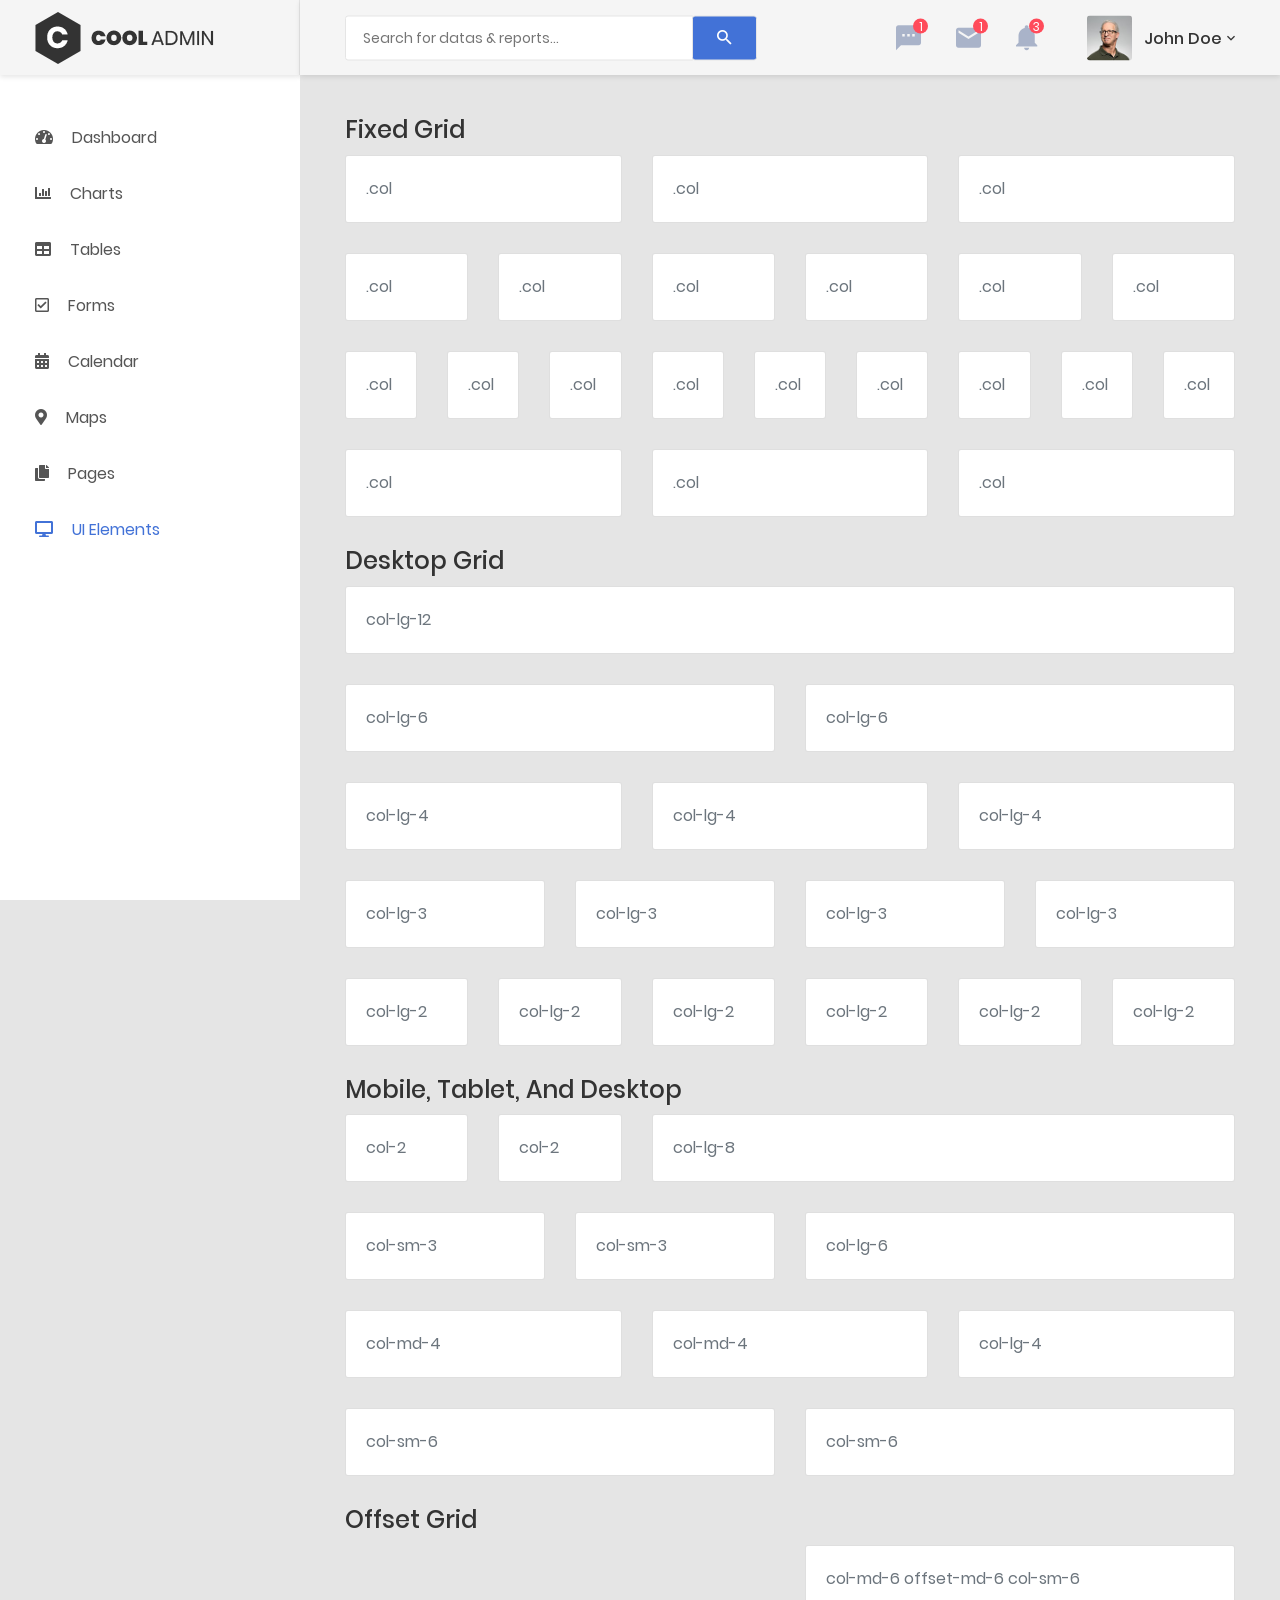
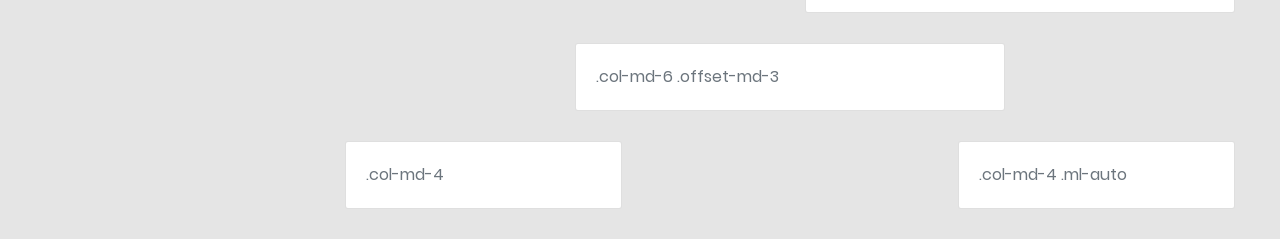
<file: fpc/Source/CoolAdmin-master/grid.html>
<!DOCTYPE html>
<html lang="en">

<head>
  <!-- Required meta tags-->
  <meta charset="UTF-8">
  <meta name="viewport" content="width=device-width, initial-scale=1, shrink-to-fit=no">
  <meta name="description" content="au theme template">
  <meta name="author" content="Hau Nguyen">
  <meta name="keywords" content="au theme template">

  <!-- Title Page-->
  <title>Grid System</title>

  <!-- Fontfaces CSS-->
  <link href="css/font-face.css" rel="stylesheet" media="all">
  <link href="vendor/font-awesome-4.7/css/font-awesome.min.css" rel="stylesheet" media="all">
  <link href="vendor/font-awesome-5/css/fontawesome-all.min.css" rel="stylesheet" media="all">
  <link href="vendor/mdi-font/css/material-design-iconic-font.min.css" rel="stylesheet" media="all">

  <!-- Bootstrap CSS-->
  <link href="vendor/bootstrap-4.1/bootstrap.min.css" rel="stylesheet" media="all">

  <!-- Vendor CSS-->
  <link href="vendor/animsition/animsition.min.css" rel="stylesheet" media="all">
  <link href="vendor/bootstrap-progressbar/bootstrap-progressbar-3.3.4.min.css" rel="stylesheet" media="all">
  <link href="vendor/wow/animate.css" rel="stylesheet" media="all">
  <link href="vendor/css-hamburgers/hamburgers.min.css" rel="stylesheet" media="all">
  <link href="vendor/slick/slick.css" rel="stylesheet" media="all">
  <link href="vendor/select2/select2.min.css" rel="stylesheet" media="all">
  <link href="vendor/perfect-scrollbar/perfect-scrollbar.css" rel="stylesheet" media="all">

  <!-- Main CSS-->
  <link href="css/theme.css" rel="stylesheet" media="all">

</head>

<body class="animsition">
  <div class="page-wrapper">
    <!-- HEADER MOBILE-->
    <header class="header-mobile d-block d-lg-none">
      <div class="header-mobile__bar">
        <div class="container-fluid">
          <div class="header-mobile-inner">
            <a class="logo" href="index.html">
              <img src="images/icon/logo.png" alt="CoolAdmin" />
            </a>
            <button class="hamburger hamburger--slider" type="button">
              <span class="hamburger-box">
                <span class="hamburger-inner"></span>
              </span>
            </button>
          </div>
        </div>
      </div>
      <nav class="navbar-mobile">
        <div class="container-fluid">
          <ul class="navbar-mobile__list list-unstyled">
            <li class="has-sub">
              <a class="js-arrow" href="#">
                <i class="fas fa-tachometer-alt"></i>Dashboard</a>
              <ul class="navbar-mobile-sub__list list-unstyled js-sub-list">
                <li>
                  <a href="index.html">Dashboard 1</a>
                </li>
                <li>
                  <a href="index2.html">Dashboard 2</a>
                </li>
                <li>
                  <a href="index3.html">Dashboard 3</a>
                </li>
                <li>
                  <a href="index4.html">Dashboard 4</a>
                </li>
              </ul>
            </li>
            <li>
              <a href="chart.html">
                <i class="fas fa-chart-bar"></i>Charts</a>
            </li>
            <li>
              <a href="table.html">
                <i class="fas fa-table"></i>Tables</a>
            </li>
            <li>
              <a href="form.html">
                <i class="far fa-check-square"></i>Forms</a>
            </li>
            <li>
              <a href="#">
                <i class="fas fa-calendar-alt"></i>Calendar</a>
            </li>
            <li>
              <a href="map.html">
                <i class="fas fa-map-marker-alt"></i>Maps</a>
            </li>
            <li class="has-sub">
              <a class="js-arrow" href="#">
                <i class="fas fa-copy"></i>Pages</a>
              <ul class="navbar-mobile-sub__list list-unstyled js-sub-list">
                <li>
                  <a href="login.html">Login</a>
                </li>
                <li>
                  <a href="register.html">Register</a>
                </li>
                <li>
                  <a href="forget-pass.html">Forget Password</a>
                </li>
              </ul>
            </li>
            <li class="has-sub">
              <a class="js-arrow" href="#">
                <i class="fas fa-desktop"></i>UI Elements</a>
              <ul class="navbar-mobile-sub__list list-unstyled js-sub-list">
                <li>
                  <a href="button.html">Button</a>
                </li>
                <li>
                  <a href="badge.html">Badges</a>
                </li>
                <li>
                  <a href="tab.html">Tabs</a>
                </li>
                <li>
                  <a href="card.html">Cards</a>
                </li>
                <li>
                  <a href="alert.html">Alerts</a>
                </li>
                <li>
                  <a href="progress-bar.html">Progress Bars</a>
                </li>
                <li>
                  <a href="modal.html">Modals</a>
                </li>
                <li>
                  <a href="switch.html">Switchs</a>
                </li>
                <li>
                  <a href="grid.html">Grids</a>
                </li>
                <li>
                  <a href="fontawesome.html">Fontawesome Icon</a>
                </li>
                <li>
                  <a href="typo.html">Typography</a>
                </li>
              </ul>
            </li>
          </ul>
        </div>
      </nav>
    </header>
    <!-- END HEADER MOBILE-->

    <!-- MENU SIDEBAR-->
    <aside class="menu-sidebar d-none d-lg-block">
      <div class="logo">
        <a href="#">
          <img src="images/icon/logo.png" alt="Cool Admin" />
        </a>
      </div>
      <div class="menu-sidebar__content js-scrollbar1">
        <nav class="navbar-sidebar">
          <ul class="list-unstyled navbar__list">
            <li class="has-sub">
              <a class="js-arrow" href="#">
                <i class="fas fa-tachometer-alt"></i>Dashboard</a>
              <ul class="list-unstyled navbar__sub-list js-sub-list">
                <li>
                  <a href="index.html">Dashboard 1</a>
                </li>
                <li>
                  <a href="index2.html">Dashboard 2</a>
                </li>
                <li>
                  <a href="index3.html">Dashboard 3</a>
                </li>
                <li>
                  <a href="index4.html">Dashboard 4</a>
                </li>
              </ul>
            </li>
            <li>
              <a href="chart.html">
                <i class="fas fa-chart-bar"></i>Charts</a>
            </li>
            <li>
              <a href="table.html">
                <i class="fas fa-table"></i>Tables</a>
            </li>
            <li>
              <a href="form.html">
                <i class="far fa-check-square"></i>Forms</a>
            </li>
            <li>
              <a href="#">
                <i class="fas fa-calendar-alt"></i>Calendar</a>
            </li>
            <li>
              <a href="map.html">
                <i class="fas fa-map-marker-alt"></i>Maps</a>
            </li>
            <li class="has-sub">
              <a class="js-arrow" href="#">
                <i class="fas fa-copy"></i>Pages</a>
              <ul class="list-unstyled navbar__sub-list js-sub-list">
                <li>
                  <a href="login.html">Login</a>
                </li>
                <li>
                  <a href="register.html">Register</a>
                </li>
                <li>
                  <a href="forget-pass.html">Forget Password</a>
                </li>
              </ul>
            </li>
            <li class="active has-sub">
              <a class="js-arrow" href="#">
                <i class="fas fa-desktop"></i>UI Elements</a>
              <ul class="list-unstyled navbar__sub-list js-sub-list">
                <li>
                  <a href="button.html">Button</a>
                </li>
                <li>
                  <a href="badge.html">Badges</a>
                </li>
                <li>
                  <a href="tab.html">Tabs</a>
                </li>
                <li>
                  <a href="card.html">Cards</a>
                </li>
                <li>
                  <a href="alert.html">Alerts</a>
                </li>
                <li>
                  <a href="progress-bar.html">Progress Bars</a>
                </li>
                <li>
                  <a href="modal.html">Modals</a>
                </li>
                <li>
                  <a href="switch.html">Switchs</a>
                </li>
                <li>
                  <a href="grid.html">Grids</a>
                </li>
                <li>
                  <a href="fontawesome.html">Fontawesome Icon</a>
                </li>
                <li>
                  <a href="typo.html">Typography</a>
                </li>
              </ul>
            </li>
          </ul>
        </nav>
      </div>
    </aside>
    <!-- END MENU SIDEBAR-->

    <!-- PAGE CONTAINER-->
    <div class="page-container">
      <!-- HEADER DESKTOP-->
      <header class="header-desktop">
        <div class="section__content section__content--p30">
          <div class="container-fluid">
            <div class="header-wrap">
              <form class="form-header" action="" method="POST">
                <input class="au-input au-input--xl" type="text" name="search" placeholder="Search for datas &amp; reports..." />
                <button class="au-btn--submit" type="submit">
                  <i class="zmdi zmdi-search"></i>
                </button>
              </form>
              <div class="header-button">
                <div class="noti-wrap">
                  <div class="noti__item js-item-menu">
                    <i class="zmdi zmdi-comment-more"></i>
                    <span class="quantity">1</span>
                    <div class="mess-dropdown js-dropdown">
                      <div class="mess__title">
                        <p>You have 2 news message</p>
                      </div>
                      <div class="mess__item">
                        <div class="image img-cir img-40">
                          <img src="images/icon/avatar-06.jpg" alt="Michelle Moreno" />
                        </div>
                        <div class="content">
                          <h6>Michelle Moreno</h6>
                          <p>Have sent a photo</p>
                          <span class="time">3 min ago</span>
                        </div>
                      </div>
                      <div class="mess__item">
                        <div class="image img-cir img-40">
                          <img src="images/icon/avatar-04.jpg" alt="Diane Myers" />
                        </div>
                        <div class="content">
                          <h6>Diane Myers</h6>
                          <p>You are now connected on message</p>
                          <span class="time">Yesterday</span>
                        </div>
                      </div>
                      <div class="mess__footer">
                        <a href="#">View all messages</a>
                      </div>
                    </div>
                  </div>
                  <div class="noti__item js-item-menu">
                    <i class="zmdi zmdi-email"></i>
                    <span class="quantity">1</span>
                    <div class="email-dropdown js-dropdown">
                      <div class="email__title">
                        <p>You have 3 New Emails</p>
                      </div>
                      <div class="email__item">
                        <div class="image img-cir img-40">
                          <img src="images/icon/avatar-06.jpg" alt="Cynthia Harvey" />
                        </div>
                        <div class="content">
                          <p>Meeting about new dashboard...</p>
                          <span>Cynthia Harvey, 3 min ago</span>
                        </div>
                      </div>
                      <div class="email__item">
                        <div class="image img-cir img-40">
                          <img src="images/icon/avatar-05.jpg" alt="Cynthia Harvey" />
                        </div>
                        <div class="content">
                          <p>Meeting about new dashboard...</p>
                          <span>Cynthia Harvey, Yesterday</span>
                        </div>
                      </div>
                      <div class="email__item">
                        <div class="image img-cir img-40">
                          <img src="images/icon/avatar-04.jpg" alt="Cynthia Harvey" />
                        </div>
                        <div class="content">
                          <p>Meeting about new dashboard...</p>
                          <span>Cynthia Harvey, April 12,,2018</span>
                        </div>
                      </div>
                      <div class="email__footer">
                        <a href="#">See all emails</a>
                      </div>
                    </div>
                  </div>
                  <div class="noti__item js-item-menu">
                    <i class="zmdi zmdi-notifications"></i>
                    <span class="quantity">3</span>
                    <div class="notifi-dropdown js-dropdown">
                      <div class="notifi__title">
                        <p>You have 3 Notifications</p>
                      </div>
                      <div class="notifi__item">
                        <div class="bg-c1 img-cir img-40">
                          <i class="zmdi zmdi-email-open"></i>
                        </div>
                        <div class="content">
                          <p>You got a email notification</p>
                          <span class="date">April 12, 2018 06:50</span>
                        </div>
                      </div>
                      <div class="notifi__item">
                        <div class="bg-c2 img-cir img-40">
                          <i class="zmdi zmdi-account-box"></i>
                        </div>
                        <div class="content">
                          <p>Your account has been blocked</p>
                          <span class="date">April 12, 2018 06:50</span>
                        </div>
                      </div>
                      <div class="notifi__item">
                        <div class="bg-c3 img-cir img-40">
                          <i class="zmdi zmdi-file-text"></i>
                        </div>
                        <div class="content">
                          <p>You got a new file</p>
                          <span class="date">April 12, 2018 06:50</span>
                        </div>
                      </div>
                      <div class="notifi__footer">
                        <a href="#">All notifications</a>
                      </div>
                    </div>
                  </div>
                </div>
                <div class="account-wrap">
                  <div class="account-item clearfix js-item-menu">
                    <div class="image">
                      <img src="images/icon/avatar-01.jpg" alt="John Doe" />
                    </div>
                    <div class="content">
                      <a class="js-acc-btn" href="#">john doe</a>
                    </div>
                    <div class="account-dropdown js-dropdown">
                      <div class="info clearfix">
                        <div class="image">
                          <a href="#">
                            <img src="images/icon/avatar-01.jpg" alt="John Doe" />
                          </a>
                        </div>
                        <div class="content">
                          <h5 class="name">
                            <a href="#">john doe</a>
                          </h5>
                          <span class="email">johndoe@example.com</span>
                        </div>
                      </div>
                      <div class="account-dropdown__body">
                        <div class="account-dropdown__item">
                          <a href="#">
                            <i class="zmdi zmdi-account"></i>Account</a>
                        </div>
                        <div class="account-dropdown__item">
                          <a href="#">
                            <i class="zmdi zmdi-settings"></i>Setting</a>
                        </div>
                        <div class="account-dropdown__item">
                          <a href="#">
                            <i class="zmdi zmdi-money-box"></i>Billing</a>
                        </div>
                      </div>
                      <div class="account-dropdown__footer">
                        <a href="#">
                          <i class="zmdi zmdi-power"></i>Logout</a>
                      </div>
                    </div>
                  </div>
                </div>
              </div>
            </div>
          </div>
        </div>
      </header>
      <!-- END HEADER DESKTOP-->

      <!-- MAIN CONTENT-->
      <div class="main-content">
        <div class="section__content section__content--p30">
          <div class="container-fluid">
            <h5 class="heading-title">Fixed Grid</h5>
            <div class="row">
              <div class="col">
                <section class="card">
                  <div class="card-body text-secondary">.col</div>
                </section>
              </div>
              <div class="col">
                <section class="card">
                  <div class="card-body text-secondary">.col</div>
                </section>
              </div>
              <div class="col">
                <section class="card">
                  <div class="card-body text-secondary">.col</div>
                </section>
              </div>
            </div>

            <div class="row">
              <div class="col">
                <section class="card">
                  <div class="card-body text-secondary">.col</div>
                </section>
              </div>
              <div class="col">
                <section class="card">
                  <div class="card-body text-secondary">.col</div>
                </section>
              </div>
              <div class="col">
                <section class="card">
                  <div class="card-body text-secondary">.col</div>
                </section>
              </div>
              <div class="col">
                <section class="card">
                  <div class="card-body text-secondary">.col</div>
                </section>
              </div>
              <div class="col">
                <section class="card">
                  <div class="card-body text-secondary">.col</div>
                </section>
              </div>
              <div class="col">
                <section class="card">
                  <div class="card-body text-secondary">.col</div>
                </section>
              </div>
            </div>

            <div class="row">
              <div class="col">
                <section class="card">
                  <div class="card-body text-secondary">.col</div>
                </section>
              </div>
              <div class="col">
                <section class="card">
                  <div class="card-body text-secondary">.col</div>
                </section>
              </div>
              <div class="col">
                <section class="card">
                  <div class="card-body text-secondary">.col</div>
                </section>
              </div>
              <div class="col">
                <section class="card">
                  <div class="card-body text-secondary">.col</div>
                </section>
              </div>
              <div class="col">
                <section class="card">
                  <div class="card-body text-secondary">.col</div>
                </section>
              </div>
              <div class="col">
                <section class="card">
                  <div class="card-body text-secondary">.col</div>
                </section>
              </div>
              <div class="col">
                <section class="card">
                  <div class="card-body text-secondary">.col</div>
                </section>
              </div>
              <div class="col">
                <section class="card">
                  <div class="card-body text-secondary">.col</div>
                </section>
              </div>
              <div class="col">
                <section class="card">
                  <div class="card-body text-secondary">.col</div>
                </section>
              </div>
              <div class="col">
                <section class="card">
                  <div class="card-body text-secondary">.col</div>
                </section>
              </div>
              <div class="col">
                <section class="card">
                  <div class="card-body text-secondary">.col</div>
                </section>
              </div>
              <div class="col">
                <section class="card">
                  <div class="card-body text-secondary">.col</div>
                </section>
              </div>
            </div>

            <h5 class="heading-title">Desktop Grid</h5>
            <div class="row">
              <div class="col col-lg-12">
                <section class="card">
                  <div class="card-body text-secondary">col-lg-12</div>
                </section>
              </div>
            </div>

            <div class="row">
              <div class="col-lg-6">
                <section class="card">
                  <div class="card-body text-secondary">col-lg-6</div>
                </section>
              </div>
              <div class="col-lg-6 ">
                <section class="card">
                  <div class="card-body text-secondary">col-lg-6</div>
                </section>
              </div>
            </div>


            <div class="row">
              <div class="col-lg-4">
                <section class="card">
                  <div class="card-body text-secondary">col-lg-4</div>
                </section>
              </div>
              <div class="col-lg-4">
                <section class="card">
                  <div class="card-body text-secondary">col-lg-4</div>
                </section>
              </div>
              <div class="col-lg-4">
                <section class="card">
                  <div class="card-body text-secondary">col-lg-4</div>
                </section>
              </div>
            </div>

            <div class="row">
              <div class="col-lg-3">
                <section class="card">
                  <div class="card-body text-secondary">col-lg-3</div>
                </section>
              </div>
              <div class="col-lg-3">
                <section class="card">
                  <div class="card-body text-secondary">col-lg-3</div>
                </section>
              </div>
              <div class="col-lg-3">
                <section class="card">
                  <div class="card-body text-secondary">col-lg-3</div>
                </section>
              </div>
              <div class="col-lg-3">
                <section class="card">
                  <div class="card-body text-secondary">col-lg-3</div>
                </section>
              </div>
            </div>

            <div class="row">
              <div class="col-lg-2">
                <section class="card">
                  <div class="card-body text-secondary">col-lg-2</div>
                </section>
              </div>
              <div class="col-lg-2">
                <section class="card">
                  <div class="card-body text-secondary">col-lg-2</div>
                </section>
              </div>
              <div class="col-lg-2">
                <section class="card">
                  <div class="card-body text-secondary">col-lg-2</div>
                </section>
              </div>
              <div class="col-lg-2">
                <section class="card">
                  <div class="card-body text-secondary">col-lg-2</div>
                </section>
              </div>
              <div class="col-lg-2">
                <section class="card">
                  <div class="card-body text-secondary">col-lg-2</div>
                </section>
              </div>
              <div class="col-lg-2">
                <section class="card">
                  <div class="card-body text-secondary">col-lg-2</div>
                </section>
              </div>
            </div>


            <h4 class="heading-title">Mobile, Tablet, and Desktop</h4>

            <div class="row">
              <div class="col-2">
                <section class="card">
                  <div class="card-body text-secondary">col-2</div>
                </section>
              </div>
              <div class="col-2">
                <section class="card">
                  <div class="card-body text-secondary">col-2</div>
                </section>
              </div>
              <div class="col-lg-8">
                <section class="card">
                  <div class="card-body text-secondary">col-lg-8</div>
                </section>
              </div>
            </div>

            <div class="row">
              <div class="col-sm-3">
                <section class="card">
                  <div class="card-body text-secondary">col-sm-3</div>
                </section>
              </div>
              <div class="col-sm-3">
                <section class="card">
                  <div class="card-body text-secondary">col-sm-3</div>
                </section>
              </div>
              <div class="col-lg-6">
                <section class="card">
                  <div class="card-body text-secondary">col-lg-6</div>
                </section>
              </div>
            </div>

            <div class="row">
              <div class="col-md-4">
                <section class="card">
                  <div class="card-body text-secondary">col-md-4</div>
                </section>
              </div>
              <div class="col-md-4">
                <section class="card">
                  <div class="card-body text-secondary">col-md-4</div>
                </section>
              </div>
              <div class="col-lg-4">
                <section class="card">
                  <div class="card-body text-secondary">col-lg-4</div>
                </section>
              </div>
            </div>

            <div class="row">
              <div class="col-sm-6">
                <section class="card">
                  <div class="card-body text-secondary">col-sm-6</div>
                </section>
              </div>
              <div class="col-sm-6">
                <section class="card">
                  <div class="card-body text-secondary">col-sm-6</div>
                </section>
              </div>
            </div>


            <h5 class="heading-title">Offset Grid</h5>

            <div class="row">
              <div class="col-md-6 offset-md-6 col-sm-6 ml-auto">
                <section class="card">
                  <div class="card-body text-secondary">col-md-6 offset-md-6 col-sm-6 </div>
                </section>
              </div>
            </div>

            <div class="row">
              <div class="col-md-6 offset-md-3 mr-auto ml-auto">
                <section class="card">
                  <div class="card-body text-secondary">.col-md-6 .offset-md-3</div>
                </section>
              </div>
            </div>

            <div class="row">
              <div class="col-md-4">
                <section class="card">
                  <div class="card-body text-secondary"> .col-md-4 </div>
                </section>
              </div>
              <div class="col-md-4 ml-auto">
                <section class="card">
                  <div class="card-body text-secondary">.col-md-4 .ml-auto</div>
                </section>
              </div>
            </div>
          </div>
        </div>
      </div>
    </div>
    <!-- END PAGE CONTAINER-->

  </div>

  <!-- Jquery JS-->
  <script src="vendor/jquery-3.2.1.min.js"></script>
  <!-- Bootstrap JS-->
  <script src="vendor/bootstrap-4.1/popper.min.js"></script>
  <script src="vendor/bootstrap-4.1/bootstrap.min.js"></script>
  <!-- Vendor JS       -->
  <script src="vendor/slick/slick.min.js">
  </script>
  <script src="vendor/wow/wow.min.js"></script>
  <script src="vendor/animsition/animsition.min.js"></script>
  <script src="vendor/bootstrap-progressbar/bootstrap-progressbar.min.js">
  </script>
  <script src="vendor/counter-up/jquery.waypoints.min.js"></script>
  <script src="vendor/counter-up/jquery.counterup.min.js">
  </script>
  <script src="vendor/circle-progress/circle-progress.min.js"></script>
  <script src="vendor/perfect-scrollbar/perfect-scrollbar.js"></script>
  <script src="vendor/chartjs/Chart.bundle.min.js"></script>
  <script src="vendor/select2/select2.min.js">
  </script>

  <!-- Main JS-->
  <script src="js/main.js"></script>

</body>

</html>
<!-- end document-->
</file>
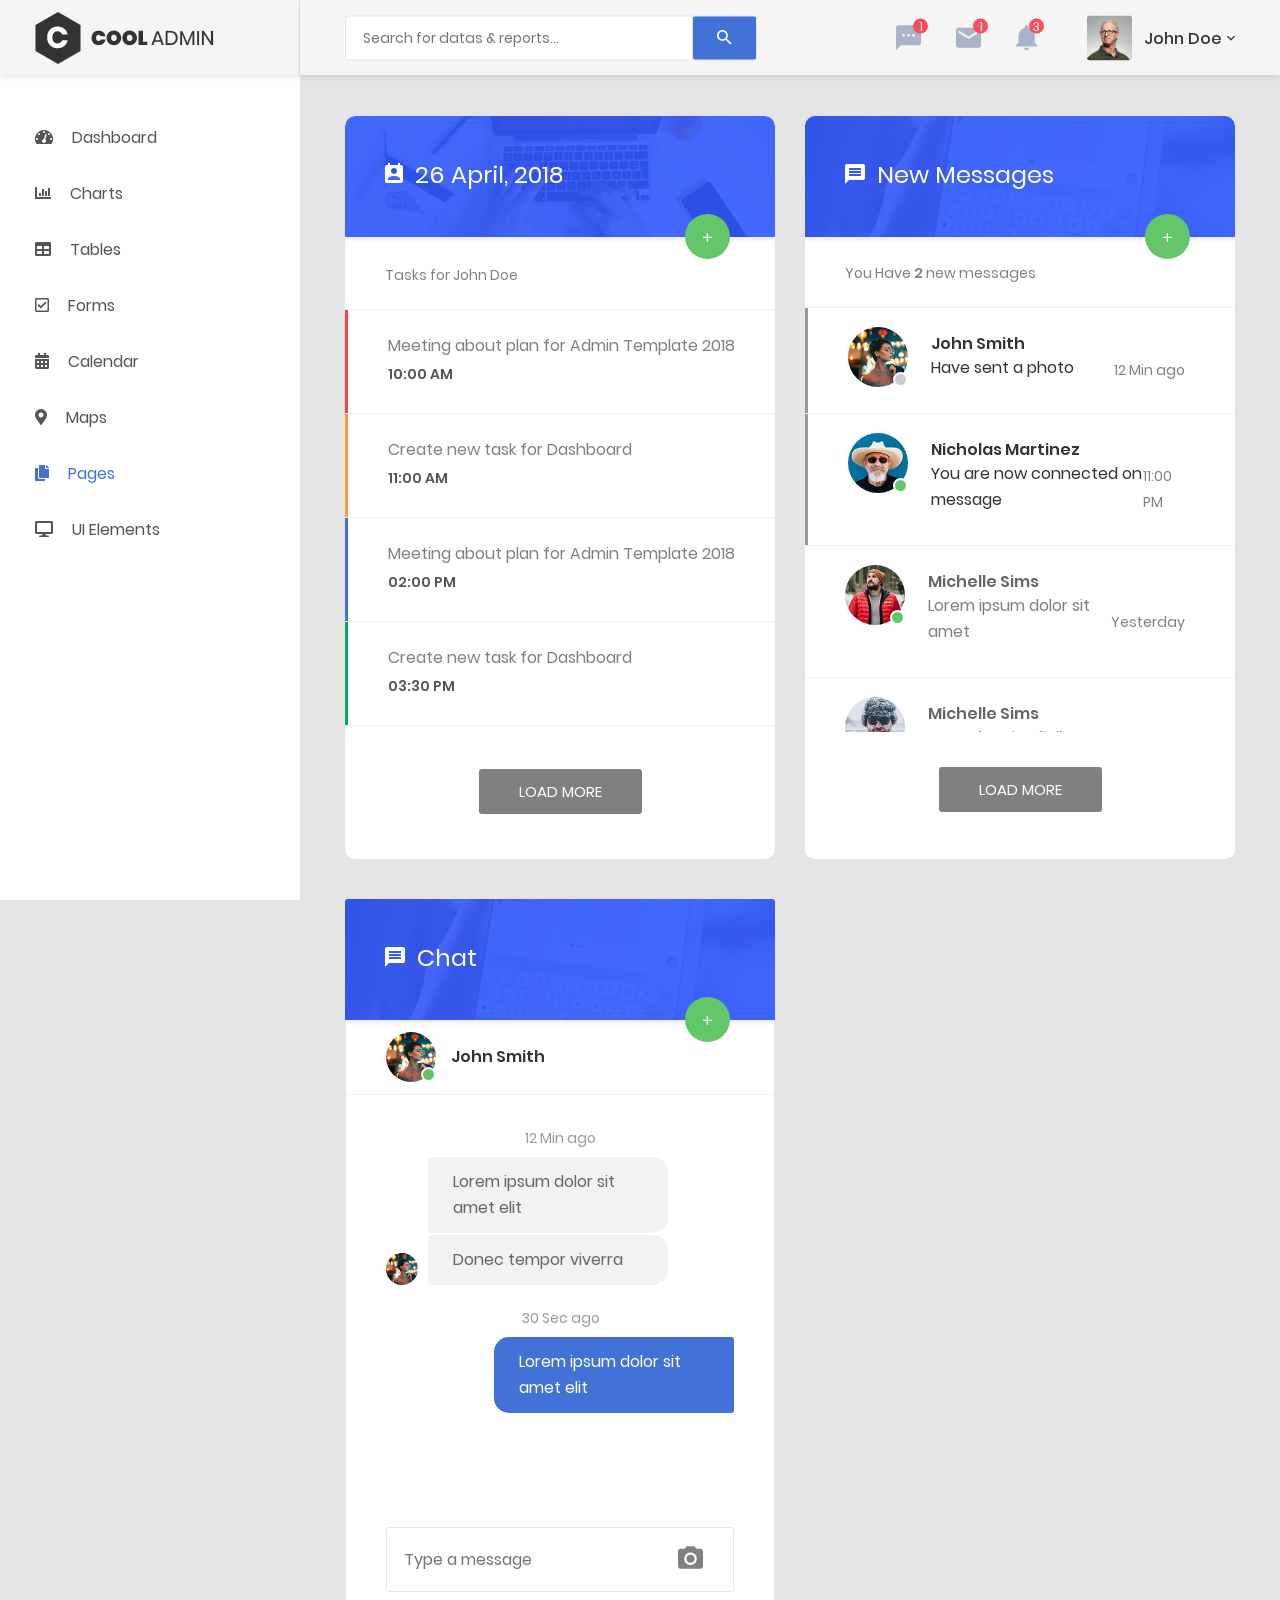
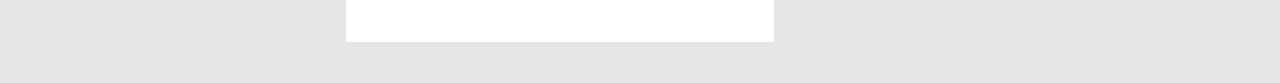
<file: fpc/Source/CoolAdmin-master/inbox.html>
<!DOCTYPE html>
<html lang="en">

<head>
    <!-- Required meta tags-->
    <meta charset="UTF-8">
    <meta name="viewport" content="width=device-width, initial-scale=1, shrink-to-fit=no">
    <meta name="description" content="au theme template">
    <meta name="author" content="Hau Nguyen">
    <meta name="keywords" content="au theme template">

    <!-- Title Page-->
    <title>Inbox</title>

    <!-- Fontfaces CSS-->
    <link href="css/font-face.css" rel="stylesheet" media="all">
    <link href="vendor/font-awesome-4.7/css/font-awesome.min.css" rel="stylesheet" media="all">
    <link href="vendor/font-awesome-5/css/fontawesome-all.min.css" rel="stylesheet" media="all">
    <link href="vendor/mdi-font/css/material-design-iconic-font.min.css" rel="stylesheet" media="all">

    <!-- Bootstrap CSS-->
    <link href="vendor/bootstrap-4.1/bootstrap.min.css" rel="stylesheet" media="all">

    <!-- Vendor CSS-->
    <link href="vendor/animsition/animsition.min.css" rel="stylesheet" media="all">
    <link href="vendor/bootstrap-progressbar/bootstrap-progressbar-3.3.4.min.css" rel="stylesheet" media="all">
    <link href="vendor/wow/animate.css" rel="stylesheet" media="all">
    <link href="vendor/css-hamburgers/hamburgers.min.css" rel="stylesheet" media="all">
    <link href="vendor/slick/slick.css" rel="stylesheet" media="all">
    <link href="vendor/select2/select2.min.css" rel="stylesheet" media="all">
    <link href="vendor/perfect-scrollbar/perfect-scrollbar.css" rel="stylesheet" media="all">

    <!-- Main CSS-->
    <link href="css/theme.css" rel="stylesheet" media="all">

</head>

<body class="animsition">
    <div class="page-wrapper">
        <!-- HEADER MOBILE-->
        <header class="header-mobile d-block d-lg-none">
            <div class="header-mobile__bar">
                <div class="container-fluid">
                    <div class="header-mobile-inner">
                        <a class="logo" href="index.html">
                            <img src="images/icon/logo.png" alt="CoolAdmin" />
                        </a>
                        <button class="hamburger hamburger--slider" type="button">
                            <span class="hamburger-box">
                                <span class="hamburger-inner"></span>
                            </span>
                        </button>
                    </div>
                </div>
            </div>
            <nav class="navbar-mobile">
                <div class="container-fluid">
                    <ul class="navbar-mobile__list list-unstyled">
                        <li class="has-sub">
                            <a class="js-arrow" href="#">
                                <i class="fas fa-tachometer-alt"></i>Dashboard</a>
                            <ul class="navbar-mobile-sub__list list-unstyled js-sub-list">
                                <li>
                                    <a href="index.html">Dashboard 1</a>
                                </li>
                                <li>
                                    <a href="index2.html">Dashboard 2</a>
                                </li>
                                <li>
                                    <a href="index3.html">Dashboard 3</a>
                                </li>
                                <li>
                                    <a href="index4.html">Dashboard 4</a>
                                </li>
                            </ul>
                        </li>
                        <li>
                            <a href="chart.html">
                                <i class="fas fa-chart-bar"></i>Charts</a>
                        </li>
                        <li>
                            <a href="table.html">
                                <i class="fas fa-table"></i>Tables</a>
                        </li>
                        <li>
                            <a href="form.html">
                                <i class="far fa-check-square"></i>Forms</a>
                        </li>
                        <li>
                            <a href="#">
                                <i class="fas fa-calendar-alt"></i>Calendar</a>
                        </li>
                        <li>
                            <a href="map.html">
                                <i class="fas fa-map-marker-alt"></i>Maps</a>
                        </li>
                        <li class="has-sub">
                            <a class="js-arrow" href="#">
                                <i class="fas fa-copy"></i>Pages</a>
                            <ul class="navbar-mobile-sub__list list-unstyled js-sub-list">
                                <li>
                                    <a href="login.html">Login</a>
                                </li>
                                <li>
                                    <a href="register.html">Register</a>
                                </li>
                                <li>
                                    <a href="forget-pass.html">Forget Password</a>
                                </li>
                            </ul>
                        </li>
                        <li class="has-sub">
                            <a class="js-arrow" href="#">
                                <i class="fas fa-desktop"></i>UI Elements</a>
                            <ul class="navbar-mobile-sub__list list-unstyled js-sub-list">
                                <li>
                                    <a href="button.html">Button</a>
                                </li>
                                <li>
                                    <a href="badge.html">Badges</a>
                                </li>
                                <li>
                                    <a href="tab.html">Tabs</a>
                                </li>
                                <li>
                                    <a href="card.html">Cards</a>
                                </li>
                                <li>
                                    <a href="alert.html">Alerts</a>
                                </li>
                                <li>
                                    <a href="progress-bar.html">Progress Bars</a>
                                </li>
                                <li>
                                    <a href="modal.html">Modals</a>
                                </li>
                                <li>
                                    <a href="switch.html">Switchs</a>
                                </li>
                                <li>
                                    <a href="grid.html">Grids</a>
                                </li>
                                <li>
                                    <a href="fontawesome.html">Fontawesome Icon</a>
                                </li>
                                <li>
                                    <a href="typo.html">Typography</a>
                                </li>
                            </ul>
                        </li>
                    </ul>
                </div>
            </nav>
        </header>
        <!-- END HEADER MOBILE-->

        <!-- MENU SIDEBAR-->
        <aside class="menu-sidebar d-none d-lg-block">
            <div class="logo">
                <a href="#">
                    <img src="images/icon/logo.png" alt="Cool Admin" />
                </a>
            </div>
            <div class="menu-sidebar__content js-scrollbar1">
                <nav class="navbar-sidebar">
                    <ul class="list-unstyled navbar__list">
                        <li class="has-sub">
                            <a class="js-arrow" href="#">
                                <i class="fas fa-tachometer-alt"></i>Dashboard</a>
                            <ul class="list-unstyled navbar__sub-list js-sub-list">
                                <li>
                                    <a href="index.html">Dashboard 1</a>
                                </li>
                                <li>
                                    <a href="index2.html">Dashboard 2</a>
                                </li>
                                <li>
                                    <a href="index3.html">Dashboard 3</a>
                                </li>
                                <li>
                                    <a href="index4.html">Dashboard 4</a>
                                </li>
                            </ul>
                        </li>
                        <li>
                            <a href="chart.html">
                                <i class="fas fa-chart-bar"></i>Charts</a>
                        </li>
                        <li>
                            <a href="table.html">
                                <i class="fas fa-table"></i>Tables</a>
                        </li>
                        <li>
                            <a href="form.html">
                                <i class="far fa-check-square"></i>Forms</a>
                        </li>
                        <li>
                            <a href="#">
                                <i class="fas fa-calendar-alt"></i>Calendar</a>
                        </li>
                        <li>
                            <a href="map.html">
                                <i class="fas fa-map-marker-alt"></i>Maps</a>
                        </li>
                        <li class="active has-sub">
                            <a class="js-arrow" href="#">
                                <i class="fas fa-copy"></i>Pages</a>
                            <ul class="list-unstyled navbar__sub-list js-sub-list">
                                <li>
                                    <a href="login.html">Login</a>
                                </li>
                                <li>
                                    <a href="register.html">Register</a>
                                </li>
                                <li>
                                    <a href="forget-pass.html">Forget Password</a>
                                </li>
                            </ul>
                        </li>
                        <li class="has-sub">
                            <a class="js-arrow" href="#">
                                <i class="fas fa-desktop"></i>UI Elements</a>
                            <ul class="list-unstyled navbar__sub-list js-sub-list">
                                <li>
                                    <a href="button.html">Button</a>
                                </li>
                                <li>
                                    <a href="badge.html">Badges</a>
                                </li>
                                <li>
                                    <a href="tab.html">Tabs</a>
                                </li>
                                <li>
                                    <a href="card.html">Cards</a>
                                </li>
                                <li>
                                    <a href="alert.html">Alerts</a>
                                </li>
                                <li>
                                    <a href="progress-bar.html">Progress Bars</a>
                                </li>
                                <li>
                                    <a href="modal.html">Modals</a>
                                </li>
                                <li>
                                    <a href="switch.html">Switchs</a>
                                </li>
                                <li>
                                    <a href="grid.html">Grids</a>
                                </li>
                                <li>
                                    <a href="fontawesome.html">Fontawesome Icon</a>
                                </li>
                                <li>
                                    <a href="typo.html">Typography</a>
                                </li>
                            </ul>
                        </li>
                    </ul>
                </nav>
            </div>
        </aside>
        <!-- END MENU SIDEBAR-->

        <!-- PAGE CONTAINER-->
        <div class="page-container">
            <!-- HEADER DESKTOP-->
            <header class="header-desktop">
                <div class="section__content section__content--p30">
                    <div class="container-fluid">
                        <div class="header-wrap">
                            <form class="form-header" action="" method="POST">
                                <input class="au-input au-input--xl" type="text" name="search" placeholder="Search for datas &amp; reports..." />
                                <button class="au-btn--submit" type="submit">
                                    <i class="zmdi zmdi-search"></i>
                                </button>
                            </form>
                            <div class="header-button">
                                <div class="noti-wrap">
                                    <div class="noti__item js-item-menu">
                                        <i class="zmdi zmdi-comment-more"></i>
                                        <span class="quantity">1</span>
                                        <div class="mess-dropdown js-dropdown">
                                            <div class="mess__title">
                                                <p>You have 2 news message</p>
                                            </div>
                                            <div class="mess__item">
                                                <div class="image img-cir img-40">
                                                    <img src="images/icon/avatar-06.jpg" alt="Michelle Moreno" />
                                                </div>
                                                <div class="content">
                                                    <h6>Michelle Moreno</h6>
                                                    <p>Have sent a photo</p>
                                                    <span class="time">3 min ago</span>
                                                </div>
                                            </div>
                                            <div class="mess__item">
                                                <div class="image img-cir img-40">
                                                    <img src="images/icon/avatar-04.jpg" alt="Diane Myers" />
                                                </div>
                                                <div class="content">
                                                    <h6>Diane Myers</h6>
                                                    <p>You are now connected on message</p>
                                                    <span class="time">Yesterday</span>
                                                </div>
                                            </div>
                                            <div class="mess__footer">
                                                <a href="#">View all messages</a>
                                            </div>
                                        </div>
                                    </div>
                                    <div class="noti__item js-item-menu">
                                        <i class="zmdi zmdi-email"></i>
                                        <span class="quantity">1</span>
                                        <div class="email-dropdown js-dropdown">
                                            <div class="email__title">
                                                <p>You have 3 New Emails</p>
                                            </div>
                                            <div class="email__item">
                                                <div class="image img-cir img-40">
                                                    <img src="images/icon/avatar-06.jpg" alt="Cynthia Harvey" />
                                                </div>
                                                <div class="content">
                                                    <p>Meeting about new dashboard...</p>
                                                    <span>Cynthia Harvey, 3 min ago</span>
                                                </div>
                                            </div>
                                            <div class="email__item">
                                                <div class="image img-cir img-40">
                                                    <img src="images/icon/avatar-05.jpg" alt="Cynthia Harvey" />
                                                </div>
                                                <div class="content">
                                                    <p>Meeting about new dashboard...</p>
                                                    <span>Cynthia Harvey, Yesterday</span>
                                                </div>
                                            </div>
                                            <div class="email__item">
                                                <div class="image img-cir img-40">
                                                    <img src="images/icon/avatar-04.jpg" alt="Cynthia Harvey" />
                                                </div>
                                                <div class="content">
                                                    <p>Meeting about new dashboard...</p>
                                                    <span>Cynthia Harvey, April 12,,2018</span>
                                                </div>
                                            </div>
                                            <div class="email__footer">
                                                <a href="#">See all emails</a>
                                            </div>
                                        </div>
                                    </div>
                                    <div class="noti__item js-item-menu">
                                        <i class="zmdi zmdi-notifications"></i>
                                        <span class="quantity">3</span>
                                        <div class="notifi-dropdown js-dropdown">
                                            <div class="notifi__title">
                                                <p>You have 3 Notifications</p>
                                            </div>
                                            <div class="notifi__item">
                                                <div class="bg-c1 img-cir img-40">
                                                    <i class="zmdi zmdi-email-open"></i>
                                                </div>
                                                <div class="content">
                                                    <p>You got a email notification</p>
                                                    <span class="date">April 12, 2018 06:50</span>
                                                </div>
                                            </div>
                                            <div class="notifi__item">
                                                <div class="bg-c2 img-cir img-40">
                                                    <i class="zmdi zmdi-account-box"></i>
                                                </div>
                                                <div class="content">
                                                    <p>Your account has been blocked</p>
                                                    <span class="date">April 12, 2018 06:50</span>
                                                </div>
                                            </div>
                                            <div class="notifi__item">
                                                <div class="bg-c3 img-cir img-40">
                                                    <i class="zmdi zmdi-file-text"></i>
                                                </div>
                                                <div class="content">
                                                    <p>You got a new file</p>
                                                    <span class="date">April 12, 2018 06:50</span>
                                                </div>
                                            </div>
                                            <div class="notifi__footer">
                                                <a href="#">All notifications</a>
                                            </div>
                                        </div>
                                    </div>
                                </div>
                                <div class="account-wrap">
                                    <div class="account-item clearfix js-item-menu">
                                        <div class="image">
                                            <img src="images/icon/avatar-01.jpg" alt="John Doe" />
                                        </div>
                                        <div class="content">
                                            <a class="js-acc-btn" href="#">john doe</a>
                                        </div>
                                        <div class="account-dropdown js-dropdown">
                                            <div class="info clearfix">
                                                <div class="image">
                                                    <a href="#">
                                                        <img src="images/icon/avatar-01.jpg" alt="John Doe" />
                                                    </a>
                                                </div>
                                                <div class="content">
                                                    <h5 class="name">
                                                        <a href="#">john doe</a>
                                                    </h5>
                                                    <span class="email">johndoe@example.com</span>
                                                </div>
                                            </div>
                                            <div class="account-dropdown__body">
                                                <div class="account-dropdown__item">
                                                    <a href="#">
                                                        <i class="zmdi zmdi-account"></i>Account</a>
                                                </div>
                                                <div class="account-dropdown__item">
                                                    <a href="#">
                                                        <i class="zmdi zmdi-settings"></i>Setting</a>
                                                </div>
                                                <div class="account-dropdown__item">
                                                    <a href="#">
                                                        <i class="zmdi zmdi-money-box"></i>Billing</a>
                                                </div>
                                            </div>
                                            <div class="account-dropdown__footer">
                                                <a href="#">
                                                    <i class="zmdi zmdi-power"></i>Logout</a>
                                            </div>
                                        </div>
                                    </div>
                                </div>
                            </div>
                        </div>
                    </div>
                </div>
            </header>
            <!-- END HEADER DESKTOP-->

            <!-- MAIN CONTENT-->
            <div class="main-content">
                <div class="section__content section__content--p30">
                    <div class="container-fluid">
                        <div class="row">
                            <div class="col-lg-6">
                                <div class="au-card au-card--no-shadow au-card--no-pad m-b-40">
                                    <div class="au-card-title" style="background-image:url('images/bg-title-01.jpg');">
                                        <div class="bg-overlay bg-overlay--blue"></div>
                                        <h3>
                                            <i class="zmdi zmdi-account-calendar"></i>26 April, 2018</h3>
                                        <button class="au-btn-plus">
                                            <i class="zmdi zmdi-plus"></i>
                                        </button>
                                    </div>
                                    <div class="au-task js-list-load">
                                        <div class="au-task__title">
                                            <p>Tasks for John Doe</p>
                                        </div>
                                        <div class="au-task-list js-scrollbar3">
                                            <div class="au-task__item au-task__item--danger">
                                                <div class="au-task__item-inner">
                                                    <h5 class="task">
                                                        <a href="#">Meeting about plan for Admin Template 2018</a>
                                                    </h5>
                                                    <span class="time">10:00 AM</span>
                                                </div>
                                            </div>
                                            <div class="au-task__item au-task__item--warning">
                                                <div class="au-task__item-inner">
                                                    <h5 class="task">
                                                        <a href="#">Create new task for Dashboard</a>
                                                    </h5>
                                                    <span class="time">11:00 AM</span>
                                                </div>
                                            </div>
                                            <div class="au-task__item au-task__item--primary">
                                                <div class="au-task__item-inner">
                                                    <h5 class="task">
                                                        <a href="#">Meeting about plan for Admin Template 2018</a>
                                                    </h5>
                                                    <span class="time">02:00 PM</span>
                                                </div>
                                            </div>
                                            <div class="au-task__item au-task__item--success">
                                                <div class="au-task__item-inner">
                                                    <h5 class="task">
                                                        <a href="#">Create new task for Dashboard</a>
                                                    </h5>
                                                    <span class="time">03:30 PM</span>
                                                </div>
                                            </div>
                                            <div class="au-task__item au-task__item--danger js-load-item">
                                                <div class="au-task__item-inner">
                                                    <h5 class="task">
                                                        <a href="#">Meeting about plan for Admin Template 2018</a>
                                                    </h5>
                                                    <span class="time">10:00 AM</span>
                                                </div>
                                            </div>
                                            <div class="au-task__item au-task__item--warning js-load-item">
                                                <div class="au-task__item-inner">
                                                    <h5 class="task">
                                                        <a href="#">Create new task for Dashboard</a>
                                                    </h5>
                                                    <span class="time">11:00 AM</span>
                                                </div>
                                            </div>
                                        </div>
                                        <div class="au-task__footer">
                                            <button class="au-btn au-btn-load js-load-btn">load more</button>
                                        </div>
                                    </div>
                                </div>
                            </div>
                            <div class="col-lg-6">
                                <div class="au-card au-card--no-shadow au-card--no-pad m-b-40">
                                    <div class="au-card-title" style="background-image:url('images/bg-title-02.jpg');">
                                        <div class="bg-overlay bg-overlay--blue"></div>
                                        <h3>
                                            <i class="zmdi zmdi-comment-text"></i>New Messages</h3>
                                        <button class="au-btn-plus">
                                            <i class="zmdi zmdi-plus"></i>
                                        </button>
                                    </div>
                                    <div class="au-inbox-wrap js-inbox-wrap">
                                        <div class="au-message js-list-load">
                                            <div class="au-message__noti">
                                                <p>You Have
                                                    <span>2</span>

                                                    new messages
                                                </p>
                                            </div>
                                            <div class="au-message-list">
                                                <div class="au-message__item unread">
                                                    <div class="au-message__item-inner">
                                                        <div class="au-message__item-text">
                                                            <div class="avatar-wrap">
                                                                <div class="avatar">
                                                                    <img src="images/icon/avatar-02.jpg" alt="John Smith">
                                                                </div>
                                                            </div>
                                                            <div class="text">
                                                                <h5 class="name">John Smith</h5>
                                                                <p>Have sent a photo</p>
                                                            </div>
                                                        </div>
                                                        <div class="au-message__item-time">
                                                            <span>12 Min ago</span>
                                                        </div>
                                                    </div>
                                                </div>
                                                <div class="au-message__item unread">
                                                    <div class="au-message__item-inner">
                                                        <div class="au-message__item-text">
                                                            <div class="avatar-wrap online">
                                                                <div class="avatar">
                                                                    <img src="images/icon/avatar-03.jpg" alt="Nicholas Martinez">
                                                                </div>
                                                            </div>
                                                            <div class="text">
                                                                <h5 class="name">Nicholas Martinez</h5>
                                                                <p>You are now connected on message</p>
                                                            </div>
                                                        </div>
                                                        <div class="au-message__item-time">
                                                            <span>11:00 PM</span>
                                                        </div>
                                                    </div>
                                                </div>
                                                <div class="au-message__item">
                                                    <div class="au-message__item-inner">
                                                        <div class="au-message__item-text">
                                                            <div class="avatar-wrap online">
                                                                <div class="avatar">
                                                                    <img src="images/icon/avatar-04.jpg" alt="Michelle Sims">
                                                                </div>
                                                            </div>
                                                            <div class="text">
                                                                <h5 class="name">Michelle Sims</h5>
                                                                <p>Lorem ipsum dolor sit amet</p>
                                                            </div>
                                                        </div>
                                                        <div class="au-message__item-time">
                                                            <span>Yesterday</span>
                                                        </div>
                                                    </div>
                                                </div>
                                                <div class="au-message__item">
                                                    <div class="au-message__item-inner">
                                                        <div class="au-message__item-text">
                                                            <div class="avatar-wrap">
                                                                <div class="avatar">
                                                                    <img src="images/icon/avatar-05.jpg" alt="Michelle Sims">
                                                                </div>
                                                            </div>
                                                            <div class="text">
                                                                <h5 class="name">Michelle Sims</h5>
                                                                <p>Purus feugiat finibus</p>
                                                            </div>
                                                        </div>
                                                        <div class="au-message__item-time">
                                                            <span>Sunday</span>
                                                        </div>
                                                    </div>
                                                </div>
                                                <div class="au-message__item js-load-item">
                                                    <div class="au-message__item-inner">
                                                        <div class="au-message__item-text">
                                                            <div class="avatar-wrap online">
                                                                <div class="avatar">
                                                                    <img src="images/icon/avatar-04.jpg" alt="Michelle Sims">
                                                                </div>
                                                            </div>
                                                            <div class="text">
                                                                <h5 class="name">Michelle Sims</h5>
                                                                <p>Lorem ipsum dolor sit amet</p>
                                                            </div>
                                                        </div>
                                                        <div class="au-message__item-time">
                                                            <span>Yesterday</span>
                                                        </div>
                                                    </div>
                                                </div>
                                                <div class="au-message__item js-load-item">
                                                    <div class="au-message__item-inner">
                                                        <div class="au-message__item-text">
                                                            <div class="avatar-wrap">
                                                                <div class="avatar">
                                                                    <img src="images/icon/avatar-05.jpg" alt="Michelle Sims">
                                                                </div>
                                                            </div>
                                                            <div class="text">
                                                                <h5 class="name">Michelle Sims</h5>
                                                                <p>Purus feugiat finibus</p>
                                                            </div>
                                                        </div>
                                                        <div class="au-message__item-time">
                                                            <span>Sunday</span>
                                                        </div>
                                                    </div>
                                                </div>
                                            </div>
                                            <div class="au-message__footer">
                                                <button class="au-btn au-btn-load js-load-btn">load more</button>
                                            </div>
                                        </div>
                                        <div class="au-chat">
                                            <div class="au-chat__title">
                                                <div class="au-chat-info">
                                                    <div class="avatar-wrap online">
                                                        <div class="avatar avatar--small">
                                                            <img src="images/icon/avatar-02.jpg" alt="John Smith">
                                                        </div>
                                                    </div>
                                                    <span class="nick">
                                                        <a href="#">John Smith</a>
                                                    </span>
                                                </div>
                                            </div>
                                            <div class="au-chat__content">
                                                <div class="recei-mess-wrap">
                                                    <span class="mess-time">12 Min ago</span>
                                                    <div class="recei-mess__inner">
                                                        <div class="avatar avatar--tiny">
                                                            <img src="images/icon/avatar-02.jpg" alt="John Smith">
                                                        </div>
                                                        <div class="recei-mess-list">
                                                            <div class="recei-mess">Lorem ipsum dolor sit amet, consectetur adipiscing elit non iaculis</div>
                                                            <div class="recei-mess">Donec tempor, sapien ac viverra</div>
                                                        </div>
                                                    </div>
                                                </div>
                                                <div class="send-mess-wrap">
                                                    <span class="mess-time">30 Sec ago</span>
                                                    <div class="send-mess__inner">
                                                        <div class="send-mess-list">
                                                            <div class="send-mess">Lorem ipsum dolor sit amet, consectetur adipiscing elit non iaculis</div>
                                                        </div>
                                                    </div>
                                                </div>
                                            </div>
                                            <div class="au-chat-textfield">
                                                <form class="au-form-icon">
                                                    <input class="au-input au-input--full au-input--h65" type="text" placeholder="Type a message">
                                                    <button class="au-input-icon">
                                                        <i class="zmdi zmdi-camera"></i>
                                                    </button>
                                                </form>
                                            </div>
                                        </div>
                                    </div>
                                </div>
                            </div>
                            <div class="col-lg-6">
                                <div class="au-card au-card--no-shadow au-card--no-pad m-b-40 au-card--border">
                                    <div class="au-card-title" style="background-image:url('images/bg-title-02.jpg');">
                                        <div class="bg-overlay bg-overlay--blue"></div>
                                        <h3>
                                            <i class="zmdi zmdi-comment-text"></i>Chat</h3>
                                        <button class="au-btn-plus">
                                            <i class="zmdi zmdi-plus"></i>
                                        </button>
                                    </div>
                                    <div class="au-inbox-wrap">
                                        <div class="au-chat au-chat--border">
                                            <div class="au-chat__title">
                                                <div class="au-chat-info">
                                                    <div class="avatar-wrap online">
                                                        <div class="avatar avatar--small">
                                                            <img src="images/icon/avatar-02.jpg" alt="John Smith">
                                                        </div>
                                                    </div>
                                                    <span class="nick">
                                                        <a href="#">John Smith</a>
                                                    </span>
                                                </div>
                                            </div>
                                            <div class="au-chat__content au-chat__content2 js-scrollbar5">
                                                <div class="recei-mess-wrap">
                                                    <span class="mess-time">12 Min ago</span>
                                                    <div class="recei-mess__inner">
                                                        <div class="avatar avatar--tiny">
                                                            <img src="images/icon/avatar-02.jpg" alt="John Smith">
                                                        </div>
                                                        <div class="recei-mess-list">
                                                            <div class="recei-mess">Lorem ipsum dolor sit amet elit</div>
                                                            <div class="recei-mess">Donec tempor viverra</div>
                                                        </div>
                                                    </div>
                                                </div>
                                                <div class="send-mess-wrap">
                                                    <span class="mess-time">30 Sec ago</span>
                                                    <div class="send-mess__inner">
                                                        <div class="send-mess-list">
                                                            <div class="send-mess">Lorem ipsum dolor sit amet elit</div>
                                                        </div>
                                                    </div>
                                                </div>
                                            </div>
                                            <div class="au-chat-textfield">
                                                <form class="au-form-icon">
                                                    <input class="au-input au-input--full au-input--h65" type="text" placeholder="Type a message">
                                                    <button class="au-input-icon">
                                                        <i class="zmdi zmdi-camera"></i>
                                                    </button>
                                                </form>
                                            </div>
                                        </div>
                                    </div>
                                </div>
                            </div>
                        </div>
                    </div>
                </div>
            </div>
        </div>
        <!-- END PAGE CONTAINER-->

    </div>

    <!-- Jquery JS-->
    <script src="vendor/jquery-3.2.1.min.js"></script>
    <!-- Bootstrap JS-->
    <script src="vendor/bootstrap-4.1/popper.min.js"></script>
    <script src="vendor/bootstrap-4.1/bootstrap.min.js"></script>
    <!-- Vendor JS       -->
    <script src="vendor/slick/slick.min.js">
    </script>
    <script src="vendor/wow/wow.min.js"></script>
    <script src="vendor/animsition/animsition.min.js"></script>
    <script src="vendor/bootstrap-progressbar/bootstrap-progressbar.min.js">
    </script>
    <script src="vendor/counter-up/jquery.waypoints.min.js"></script>
    <script src="vendor/counter-up/jquery.counterup.min.js">
    </script>
    <script src="vendor/circle-progress/circle-progress.min.js"></script>
    <script src="vendor/perfect-scrollbar/perfect-scrollbar.js"></script>
    <script src="vendor/chartjs/Chart.bundle.min.js"></script>
    <script src="vendor/select2/select2.min.js">
    </script>

    <!-- Main JS-->
    <script src="js/main.js"></script>

</body>

</html>
<!-- end document-->
</file>
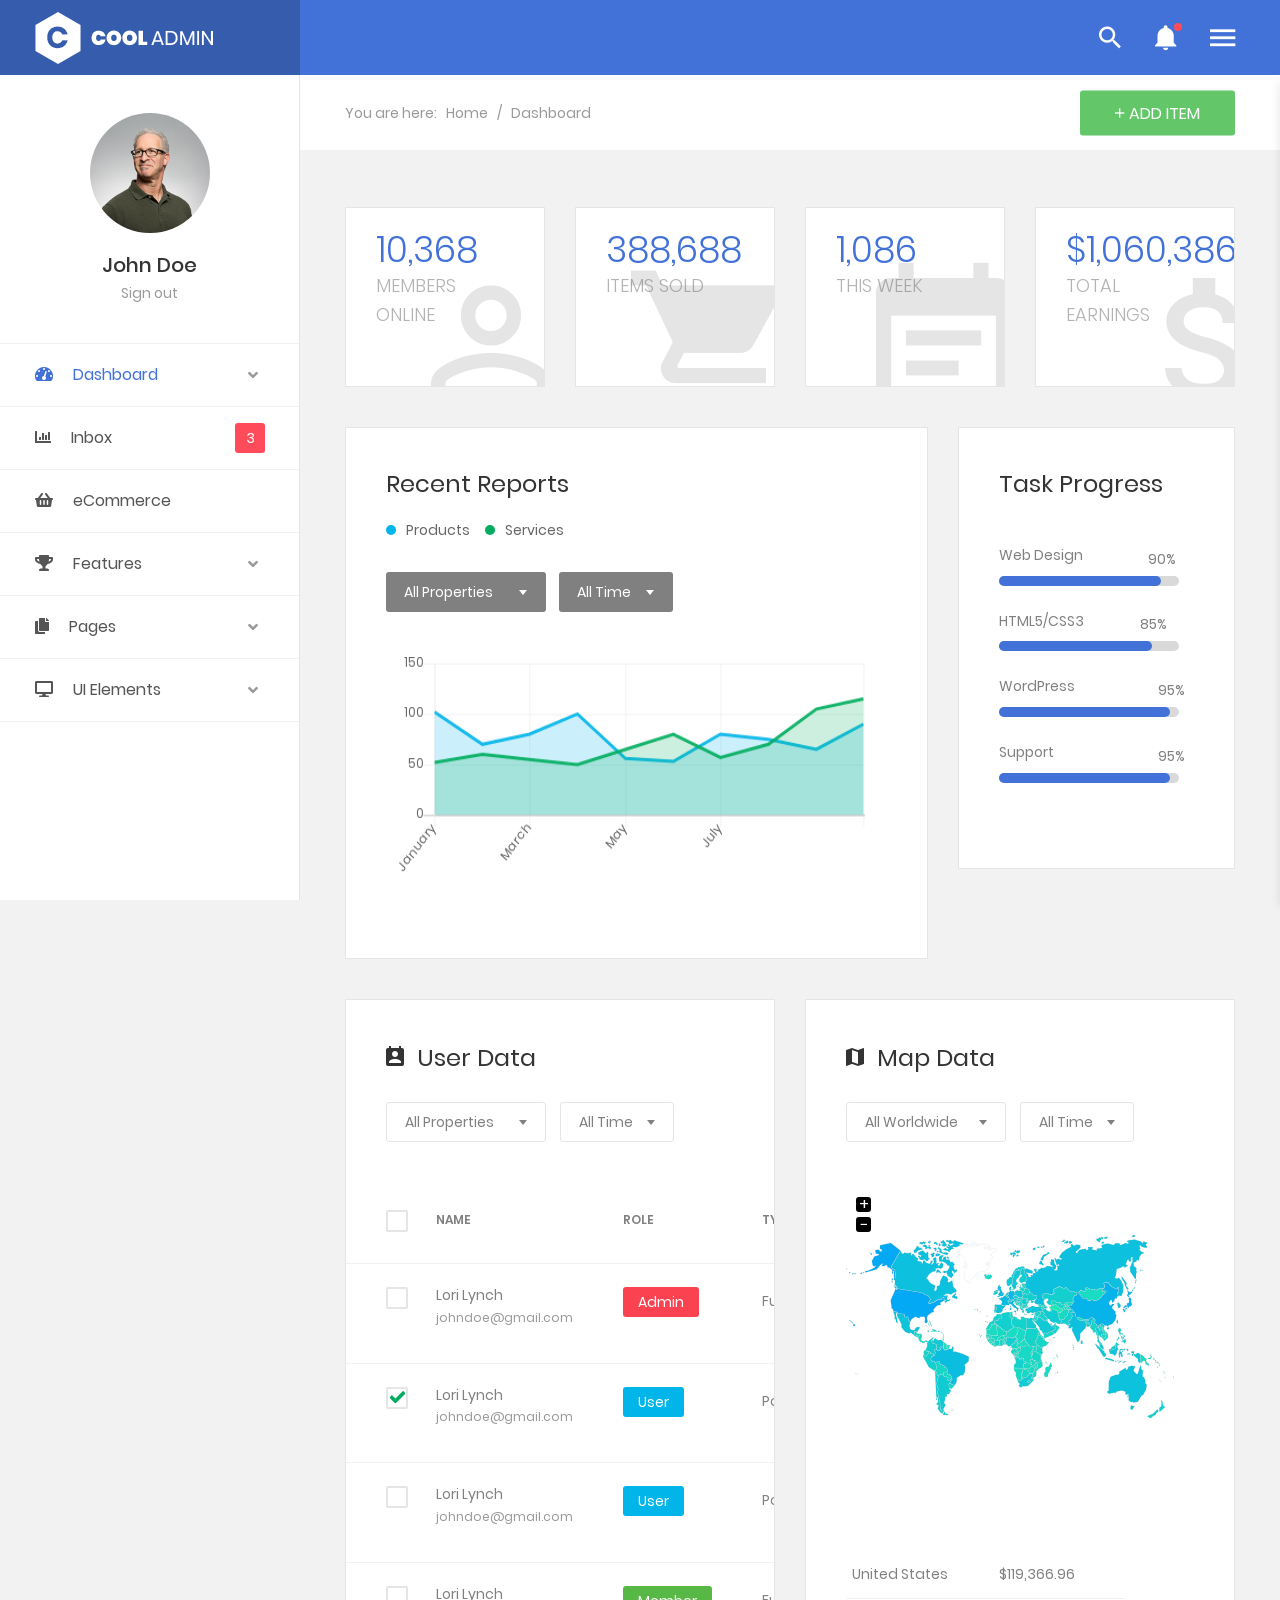
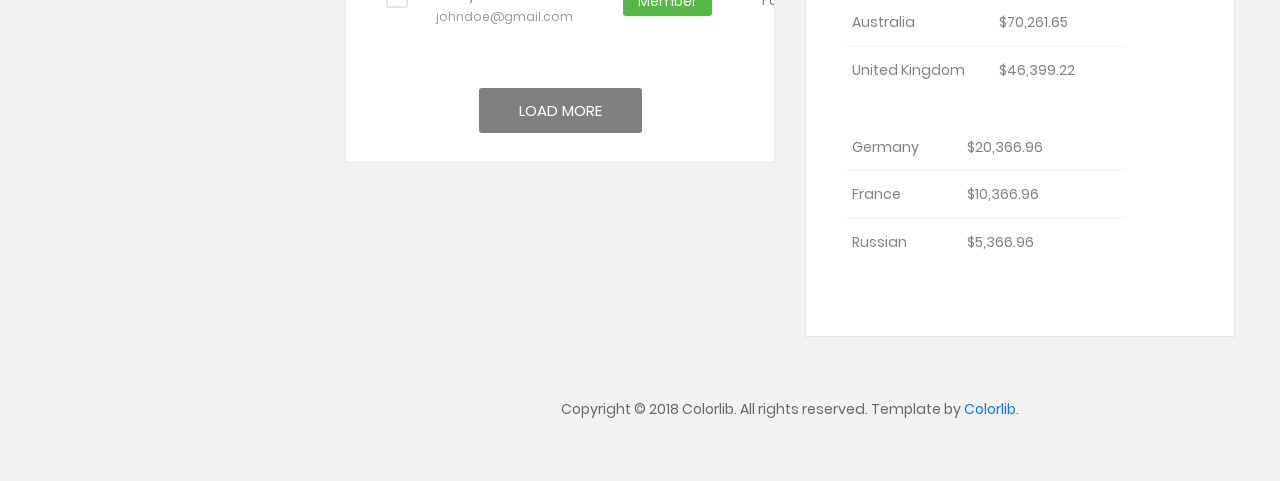
<file: fpc/Source/CoolAdmin-master/index2.html>
<!DOCTYPE html>
<html lang="en">

<head>
    <!-- Required meta tags-->
    <meta charset="UTF-8">
    <meta name="viewport" content="width=device-width, initial-scale=1, shrink-to-fit=no">
    <meta name="description" content="au theme template">
    <meta name="author" content="Hau Nguyen">
    <meta name="keywords" content="au theme template">

    <!-- Title Page-->
    <title>Dashboard 2</title>

    <!-- Fontfaces CSS-->
    <link href="css/font-face.css" rel="stylesheet" media="all">
    <link href="vendor/font-awesome-4.7/css/font-awesome.min.css" rel="stylesheet" media="all">
    <link href="vendor/font-awesome-5/css/fontawesome-all.min.css" rel="stylesheet" media="all">
    <link href="vendor/mdi-font/css/material-design-iconic-font.min.css" rel="stylesheet" media="all">

    <!-- Bootstrap CSS-->
    <link href="vendor/bootstrap-4.1/bootstrap.min.css" rel="stylesheet" media="all">

    <!-- Vendor CSS-->
    <link href="vendor/animsition/animsition.min.css" rel="stylesheet" media="all">
    <link href="vendor/bootstrap-progressbar/bootstrap-progressbar-3.3.4.min.css" rel="stylesheet" media="all">
    <link href="vendor/wow/animate.css" rel="stylesheet" media="all">
    <link href="vendor/css-hamburgers/hamburgers.min.css" rel="stylesheet" media="all">
    <link href="vendor/slick/slick.css" rel="stylesheet" media="all">
    <link href="vendor/select2/select2.min.css" rel="stylesheet" media="all">
    <link href="vendor/perfect-scrollbar/perfect-scrollbar.css" rel="stylesheet" media="all">
    <link href="vendor/vector-map/jqvmap.min.css" rel="stylesheet" media="all">

    <!-- Main CSS-->
    <link href="css/theme.css" rel="stylesheet" media="all">

</head>

<body class="animsition">
    <div class="page-wrapper">
        <!-- MENU SIDEBAR-->
        <aside class="menu-sidebar2">
            <div class="logo">
                <a href="#">
                    <img src="images/icon/logo-white.png" alt="Cool Admin" />
                </a>
            </div>
            <div class="menu-sidebar2__content js-scrollbar1">
                <div class="account2">
                    <div class="image img-cir img-120">
                        <img src="images/icon/avatar-big-01.jpg" alt="John Doe" />
                    </div>
                    <h4 class="name">john doe</h4>
                    <a href="#">Sign out</a>
                </div>
                <nav class="navbar-sidebar2">
                    <ul class="list-unstyled navbar__list">
                        <li class="active has-sub">
                            <a class="js-arrow" href="#">
                                <i class="fas fa-tachometer-alt"></i>Dashboard
                                <span class="arrow">
                                    <i class="fas fa-angle-down"></i>
                                </span>
                            </a>
                            <ul class="list-unstyled navbar__sub-list js-sub-list">
                                <li>
                                    <a href="index.html">
                                        <i class="fas fa-tachometer-alt"></i>Dashboard 1</a>
                                </li>
                                <li>
                                    <a href="index2.html">
                                        <i class="fas fa-tachometer-alt"></i>Dashboard 2</a>
                                </li>
                                <li>
                                    <a href="index3.html">
                                        <i class="fas fa-tachometer-alt"></i>Dashboard 3</a>
                                </li>
                                <li>
                                    <a href="index4.html">
                                        <i class="fas fa-tachometer-alt"></i>Dashboard 4</a>
                                </li>
                            </ul>
                        </li>
                        <li>
                            <a href="inbox.html">
                                <i class="fas fa-chart-bar"></i>Inbox</a>
                            <span class="inbox-num">3</span>
                        </li>
                        <li>
                            <a href="#">
                                <i class="fas fa-shopping-basket"></i>eCommerce</a>
                        </li>
                        <li class="has-sub">
                            <a class="js-arrow" href="#">
                                <i class="fas fa-trophy"></i>Features
                                <span class="arrow">
                                    <i class="fas fa-angle-down"></i>
                                </span>
                            </a>
                            <ul class="list-unstyled navbar__sub-list js-sub-list">
                                <li>
                                    <a href="table.html">
                                        <i class="fas fa-table"></i>Tables</a>
                                </li>
                                <li>
                                    <a href="form.html">
                                        <i class="far fa-check-square"></i>Forms</a>
                                </li>
                                <li>
                                    <a href="#">
                                        <i class="fas fa-calendar-alt"></i>Calendar</a>
                                </li>
                                <li>
                                    <a href="map.html">
                                        <i class="fas fa-map-marker-alt"></i>Maps</a>
                                </li>
                            </ul>
                        </li>
                        <li class="has-sub">
                            <a class="js-arrow" href="#">
                                <i class="fas fa-copy"></i>Pages
                                <span class="arrow">
                                    <i class="fas fa-angle-down"></i>
                                </span>
                            </a>
                            <ul class="list-unstyled navbar__sub-list js-sub-list">
                                <li>
                                    <a href="login.html">
                                        <i class="fas fa-sign-in-alt"></i>Login</a>
                                </li>
                                <li>
                                    <a href="register.html">
                                        <i class="fas fa-user"></i>Register</a>
                                </li>
                                <li>
                                    <a href="forget-pass.html">
                                        <i class="fas fa-unlock-alt"></i>Forget Password</a>
                                </li>
                            </ul>
                        </li>
                        <li class="has-sub">
                            <a class="js-arrow" href="#">
                                <i class="fas fa-desktop"></i>UI Elements
                                <span class="arrow">
                                    <i class="fas fa-angle-down"></i>
                                </span>
                            </a>
                            <ul class="list-unstyled navbar__sub-list js-sub-list">
                                <li>
                                    <a href="button.html">
                                        <i class="fab fa-flickr"></i>Button</a>
                                </li>
                                <li>
                                    <a href="badge.html">
                                        <i class="fas fa-comment-alt"></i>Badges</a>
                                </li>
                                <li>
                                    <a href="tab.html">
                                        <i class="far fa-window-maximize"></i>Tabs</a>
                                </li>
                                <li>
                                    <a href="card.html">
                                        <i class="far fa-id-card"></i>Cards</a>
                                </li>
                                <li>
                                    <a href="alert.html">
                                        <i class="far fa-bell"></i>Alerts</a>
                                </li>
                                <li>
                                    <a href="progress-bar.html">
                                        <i class="fas fa-tasks"></i>Progress Bars</a>
                                </li>
                                <li>
                                    <a href="modal.html">
                                        <i class="far fa-window-restore"></i>Modals</a>
                                </li>
                                <li>
                                    <a href="switch.html">
                                        <i class="fas fa-toggle-on"></i>Switchs</a>
                                </li>
                                <li>
                                    <a href="grid.html">
                                        <i class="fas fa-th-large"></i>Grids</a>
                                </li>
                                <li>
                                    <a href="fontawesome.html">
                                        <i class="fab fa-font-awesome"></i>FontAwesome</a>
                                </li>
                                <li>
                                    <a href="typo.html">
                                        <i class="fas fa-font"></i>Typography</a>
                                </li>
                            </ul>
                        </li>
                    </ul>
                </nav>
            </div>
        </aside>
        <!-- END MENU SIDEBAR-->

        <!-- PAGE CONTAINER-->
        <div class="page-container2">
            <!-- HEADER DESKTOP-->
            <header class="header-desktop2">
                <div class="section__content section__content--p30">
                    <div class="container-fluid">
                        <div class="header-wrap2">
                            <div class="logo d-block d-lg-none">
                                <a href="#">
                                    <img src="images/icon/logo-white.png" alt="CoolAdmin" />
                                </a>
                            </div>
                            <div class="header-button2">
                                <div class="header-button-item js-item-menu">
                                    <i class="zmdi zmdi-search"></i>
                                    <div class="search-dropdown js-dropdown">
                                        <form action="">
                                            <input class="au-input au-input--full au-input--h65" type="text" placeholder="Search for datas &amp; reports..." />
                                            <span class="search-dropdown__icon">
                                                <i class="zmdi zmdi-search"></i>
                                            </span>
                                        </form>
                                    </div>
                                </div>
                                <div class="header-button-item has-noti js-item-menu">
                                    <i class="zmdi zmdi-notifications"></i>
                                    <div class="notifi-dropdown js-dropdown">
                                        <div class="notifi__title">
                                            <p>You have 3 Notifications</p>
                                        </div>
                                        <div class="notifi__item">
                                            <div class="bg-c1 img-cir img-40">
                                                <i class="zmdi zmdi-email-open"></i>
                                            </div>
                                            <div class="content">
                                                <p>You got a email notification</p>
                                                <span class="date">April 12, 2018 06:50</span>
                                            </div>
                                        </div>
                                        <div class="notifi__item">
                                            <div class="bg-c2 img-cir img-40">
                                                <i class="zmdi zmdi-account-box"></i>
                                            </div>
                                            <div class="content">
                                                <p>Your account has been blocked</p>
                                                <span class="date">April 12, 2018 06:50</span>
                                            </div>
                                        </div>
                                        <div class="notifi__item">
                                            <div class="bg-c3 img-cir img-40">
                                                <i class="zmdi zmdi-file-text"></i>
                                            </div>
                                            <div class="content">
                                                <p>You got a new file</p>
                                                <span class="date">April 12, 2018 06:50</span>
                                            </div>
                                        </div>
                                        <div class="notifi__footer">
                                            <a href="#">All notifications</a>
                                        </div>
                                    </div>
                                </div>
                                <div class="header-button-item mr-0 js-sidebar-btn">
                                    <i class="zmdi zmdi-menu"></i>
                                </div>
                                <div class="setting-menu js-right-sidebar d-none d-lg-block">
                                    <div class="account-dropdown__body">
                                        <div class="account-dropdown__item">
                                            <a href="#">
                                                <i class="zmdi zmdi-account"></i>Account</a>
                                        </div>
                                        <div class="account-dropdown__item">
                                            <a href="#">
                                                <i class="zmdi zmdi-settings"></i>Setting</a>
                                        </div>
                                        <div class="account-dropdown__item">
                                            <a href="#">
                                                <i class="zmdi zmdi-money-box"></i>Billing</a>
                                        </div>
                                    </div>
                                    <div class="account-dropdown__body">
                                        <div class="account-dropdown__item">
                                            <a href="#">
                                                <i class="zmdi zmdi-globe"></i>Language</a>
                                        </div>
                                        <div class="account-dropdown__item">
                                            <a href="#">
                                                <i class="zmdi zmdi-pin"></i>Location</a>
                                        </div>
                                        <div class="account-dropdown__item">
                                            <a href="#">
                                                <i class="zmdi zmdi-email"></i>Email</a>
                                        </div>
                                        <div class="account-dropdown__item">
                                            <a href="#">
                                                <i class="zmdi zmdi-notifications"></i>Notifications</a>
                                        </div>
                                    </div>
                                </div>
                            </div>
                        </div>
                    </div>
                </div>
            </header>
            <aside class="menu-sidebar2 js-right-sidebar d-block d-lg-none">
                <div class="logo">
                    <a href="#">
                        <img src="images/icon/logo-white.png" alt="Cool Admin" />
                    </a>
                </div>
                <div class="menu-sidebar2__content js-scrollbar2">
                    <div class="account2">
                        <div class="image img-cir img-120">
                            <img src="images/icon/avatar-big-01.jpg" alt="John Doe" />
                        </div>
                        <h4 class="name">john doe</h4>
                        <a href="#">Sign out</a>
                    </div>
                    <nav class="navbar-sidebar2">
                        <ul class="list-unstyled navbar__list">
                            <li class="active has-sub">
                                <a class="js-arrow" href="#">
                                    <i class="fas fa-tachometer-alt"></i>Dashboard
                                    <span class="arrow">
                                        <i class="fas fa-angle-down"></i>
                                    </span>
                                </a>
                                <ul class="list-unstyled navbar__sub-list js-sub-list">
                                    <li>
                                        <a href="index.html">
                                            <i class="fas fa-tachometer-alt"></i>Dashboard 1</a>
                                    </li>
                                    <li>
                                        <a href="index2.html">
                                            <i class="fas fa-tachometer-alt"></i>Dashboard 2</a>
                                    </li>
                                    <li>
                                        <a href="index3.html">
                                            <i class="fas fa-tachometer-alt"></i>Dashboard 3</a>
                                    </li>
                                    <li>
                                        <a href="index4.html">
                                            <i class="fas fa-tachometer-alt"></i>Dashboard 4</a>
                                    </li>
                                </ul>
                            </li>
                            <li>
                                <a href="inbox.html">
                                    <i class="fas fa-chart-bar"></i>Inbox</a>
                                <span class="inbox-num">3</span>
                            </li>
                            <li>
                                <a href="#">
                                    <i class="fas fa-shopping-basket"></i>eCommerce</a>
                            </li>
                            <li class="has-sub">
                                <a class="js-arrow" href="#">
                                    <i class="fas fa-trophy"></i>Features
                                    <span class="arrow">
                                        <i class="fas fa-angle-down"></i>
                                    </span>
                                </a>
                                <ul class="list-unstyled navbar__sub-list js-sub-list">
                                    <li>
                                        <a href="table.html">
                                            <i class="fas fa-table"></i>Tables</a>
                                    </li>
                                    <li>
                                        <a href="form.html">
                                            <i class="far fa-check-square"></i>Forms</a>
                                    </li>
                                    <li>
                                        <a href="#">
                                            <i class="fas fa-calendar-alt"></i>Calendar</a>
                                    </li>
                                    <li>
                                        <a href="map.html">
                                            <i class="fas fa-map-marker-alt"></i>Maps</a>
                                    </li>
                                </ul>
                            </li>
                            <li class="has-sub">
                                <a class="js-arrow" href="#">
                                    <i class="fas fa-copy"></i>Pages
                                    <span class="arrow">
                                        <i class="fas fa-angle-down"></i>
                                    </span>
                                </a>
                                <ul class="list-unstyled navbar__sub-list js-sub-list">
                                    <li>
                                        <a href="login.html">
                                            <i class="fas fa-sign-in-alt"></i>Login</a>
                                    </li>
                                    <li>
                                        <a href="register.html">
                                            <i class="fas fa-user"></i>Register</a>
                                    </li>
                                    <li>
                                        <a href="forget-pass.html">
                                            <i class="fas fa-unlock-alt"></i>Forget Password</a>
                                    </li>
                                </ul>
                            </li>
                            <li class="has-sub">
                                <a class="js-arrow" href="#">
                                    <i class="fas fa-desktop"></i>UI Elements
                                    <span class="arrow">
                                        <i class="fas fa-angle-down"></i>
                                    </span>
                                </a>
                                <ul class="list-unstyled navbar__sub-list js-sub-list">
                                    <li>
                                        <a href="button.html">
                                            <i class="fab fa-flickr"></i>Button</a>
                                    </li>
                                    <li>
                                        <a href="badge.html">
                                            <i class="fas fa-comment-alt"></i>Badges</a>
                                    </li>
                                    <li>
                                        <a href="tab.html">
                                            <i class="far fa-window-maximize"></i>Tabs</a>
                                    </li>
                                    <li>
                                        <a href="card.html">
                                            <i class="far fa-id-card"></i>Cards</a>
                                    </li>
                                    <li>
                                        <a href="alert.html">
                                            <i class="far fa-bell"></i>Alerts</a>
                                    </li>
                                    <li>
                                        <a href="progress-bar.html">
                                            <i class="fas fa-tasks"></i>Progress Bars</a>
                                    </li>
                                    <li>
                                        <a href="modal.html">
                                            <i class="far fa-window-restore"></i>Modals</a>
                                    </li>
                                    <li>
                                        <a href="switch.html">
                                            <i class="fas fa-toggle-on"></i>Switchs</a>
                                    </li>
                                    <li>
                                        <a href="grid.html">
                                            <i class="fas fa-th-large"></i>Grids</a>
                                    </li>
                                    <li>
                                        <a href="fontawesome.html">
                                            <i class="fab fa-font-awesome"></i>FontAwesome</a>
                                    </li>
                                    <li>
                                        <a href="typo.html">
                                            <i class="fas fa-font"></i>Typography</a>
                                    </li>
                                </ul>
                            </li>
                        </ul>
                    </nav>
                </div>
            </aside>
            <!-- END HEADER DESKTOP-->

            <!-- BREADCRUMB-->
            <section class="au-breadcrumb m-t-75">
                <div class="section__content section__content--p30">
                    <div class="container-fluid">
                        <div class="row">
                            <div class="col-md-12">
                                <div class="au-breadcrumb-content">
                                    <div class="au-breadcrumb-left">
                                        <span class="au-breadcrumb-span">You are here:</span>
                                        <ul class="list-unstyled list-inline au-breadcrumb__list">
                                            <li class="list-inline-item active">
                                                <a href="#">Home</a>
                                            </li>
                                            <li class="list-inline-item seprate">
                                                <span>/</span>
                                            </li>
                                            <li class="list-inline-item">Dashboard</li>
                                        </ul>
                                    </div>
                                    <button class="au-btn au-btn-icon au-btn--green">
                                        <i class="zmdi zmdi-plus"></i>add item</button>
                                </div>
                            </div>
                        </div>
                    </div>
                </div>
            </section>
            <!-- END BREADCRUMB-->

            <!-- STATISTIC-->
            <section class="statistic">
                <div class="section__content section__content--p30">
                    <div class="container-fluid">
                        <div class="row">
                            <div class="col-md-6 col-lg-3">
                                <div class="statistic__item">
                                    <h2 class="number">10,368</h2>
                                    <span class="desc">members online</span>
                                    <div class="icon">
                                        <i class="zmdi zmdi-account-o"></i>
                                    </div>
                                </div>
                            </div>
                            <div class="col-md-6 col-lg-3">
                                <div class="statistic__item">
                                    <h2 class="number">388,688</h2>
                                    <span class="desc">items sold</span>
                                    <div class="icon">
                                        <i class="zmdi zmdi-shopping-cart"></i>
                                    </div>
                                </div>
                            </div>
                            <div class="col-md-6 col-lg-3">
                                <div class="statistic__item">
                                    <h2 class="number">1,086</h2>
                                    <span class="desc">this week</span>
                                    <div class="icon">
                                        <i class="zmdi zmdi-calendar-note"></i>
                                    </div>
                                </div>
                            </div>
                            <div class="col-md-6 col-lg-3">
                                <div class="statistic__item">
                                    <h2 class="number">$1,060,386</h2>
                                    <span class="desc">total earnings</span>
                                    <div class="icon">
                                        <i class="zmdi zmdi-money"></i>
                                    </div>
                                </div>
                            </div>
                        </div>
                    </div>
                </div>
            </section>
            <!-- END STATISTIC-->

            <section>
                <div class="section__content section__content--p30">
                    <div class="container-fluid">
                        <div class="row">
                            <div class="col-xl-8">
                                <!-- RECENT REPORT 2-->
                                <div class="recent-report2">
                                    <h3 class="title-3">recent reports</h3>
                                    <div class="chart-info">
                                        <div class="chart-info__left">
                                            <div class="chart-note">
                                                <span class="dot dot--blue"></span>
                                                <span>products</span>
                                            </div>
                                            <div class="chart-note">
                                                <span class="dot dot--green"></span>
                                                <span>Services</span>
                                            </div>
                                        </div>
                                        <div class="chart-info-right">
                                            <div class="rs-select2--dark rs-select2--md m-r-10">
                                                <select class="js-select2" name="property">
                                                    <option selected="selected">All Properties</option>
                                                    <option value="">Products</option>
                                                    <option value="">Services</option>
                                                </select>
                                                <div class="dropDownSelect2"></div>
                                            </div>
                                            <div class="rs-select2--dark rs-select2--sm">
                                                <select class="js-select2 au-select-dark" name="time">
                                                    <option selected="selected">All Time</option>
                                                    <option value="">By Month</option>
                                                    <option value="">By Day</option>
                                                </select>
                                                <div class="dropDownSelect2"></div>
                                            </div>
                                        </div>
                                    </div>
                                    <div class="recent-report__chart">
                                        <canvas id="recent-rep2-chart"></canvas>
                                    </div>
                                </div>
                                <!-- END RECENT REPORT 2             -->
                            </div>
                            <div class="col-xl-4">
                                <!-- TASK PROGRESS-->
                                <div class="task-progress">
                                    <h3 class="title-3">task progress</h3>
                                    <div class="au-skill-container">
                                        <div class="au-progress">
                                            <span class="au-progress__title">Web Design</span>
                                            <div class="au-progress__bar">
                                                <div class="au-progress__inner js-progressbar-simple" role="progressbar" data-transitiongoal="90">
                                                    <span class="au-progress__value js-value"></span>
                                                </div>
                                            </div>
                                        </div>
                                        <div class="au-progress">
                                            <span class="au-progress__title">HTML5/CSS3</span>
                                            <div class="au-progress__bar">
                                                <div class="au-progress__inner js-progressbar-simple" role="progressbar" data-transitiongoal="85">
                                                    <span class="au-progress__value js-value"></span>
                                                </div>
                                            </div>
                                        </div>
                                        <div class="au-progress">
                                            <span class="au-progress__title">WordPress</span>
                                            <div class="au-progress__bar">
                                                <div class="au-progress__inner js-progressbar-simple" role="progressbar" data-transitiongoal="95">
                                                    <span class="au-progress__value js-value"></span>
                                                </div>
                                            </div>
                                        </div>
                                        <div class="au-progress">
                                            <span class="au-progress__title">Support</span>
                                            <div class="au-progress__bar">
                                                <div class="au-progress__inner js-progressbar-simple" role="progressbar" data-transitiongoal="95">
                                                    <span class="au-progress__value js-value"></span>
                                                </div>
                                            </div>
                                        </div>
                                    </div>
                                </div>
                                <!-- END TASK PROGRESS-->
                            </div>
                        </div>
                    </div>
                </div>
            </section>

            <section>
                <div class="section__content section__content--p30">
                    <div class="container-fluid">
                        <div class="row">
                            <div class="col-xl-6">
                                <!-- USER DATA-->
                                <div class="user-data m-b-40">
                                    <h3 class="title-3 m-b-30">
                                        <i class="zmdi zmdi-account-calendar"></i>user data</h3>
                                    <div class="filters m-b-45">
                                        <div class="rs-select2--dark rs-select2--md m-r-10 rs-select2--border">
                                            <select class="js-select2" name="property">
                                                <option selected="selected">All Properties</option>
                                                <option value="">Products</option>
                                                <option value="">Services</option>
                                            </select>
                                            <div class="dropDownSelect2"></div>
                                        </div>
                                        <div class="rs-select2--dark rs-select2--sm rs-select2--border">
                                            <select class="js-select2 au-select-dark" name="time">
                                                <option selected="selected">All Time</option>
                                                <option value="">By Month</option>
                                                <option value="">By Day</option>
                                            </select>
                                            <div class="dropDownSelect2"></div>
                                        </div>
                                    </div>
                                    <div class="table-responsive table-data">
                                        <table class="table">
                                            <thead>
                                                <tr>
                                                    <td>
                                                        <label class="au-checkbox">
                                                            <input type="checkbox">
                                                            <span class="au-checkmark"></span>
                                                        </label>
                                                    </td>
                                                    <td>name</td>
                                                    <td>role</td>
                                                    <td>type</td>
                                                    <td></td>
                                                </tr>
                                            </thead>
                                            <tbody>
                                                <tr>
                                                    <td>
                                                        <label class="au-checkbox">
                                                            <input type="checkbox">
                                                            <span class="au-checkmark"></span>
                                                        </label>
                                                    </td>
                                                    <td>
                                                        <div class="table-data__info">
                                                            <h6>lori lynch</h6>
                                                            <span>
                                                                <a href="#">johndoe@gmail.com</a>
                                                            </span>
                                                        </div>
                                                    </td>
                                                    <td>
                                                        <span class="role admin">admin</span>
                                                    </td>
                                                    <td>
                                                        <div class="rs-select2--trans rs-select2--sm">
                                                            <select class="js-select2" name="property">
                                                                <option selected="selected">Full Control</option>
                                                                <option value="">Post</option>
                                                                <option value="">Watch</option>
                                                            </select>
                                                            <div class="dropDownSelect2"></div>
                                                        </div>
                                                    </td>
                                                    <td>
                                                        <span class="more">
                                                            <i class="zmdi zmdi-more"></i>
                                                        </span>
                                                    </td>
                                                </tr>
                                                <tr>
                                                    <td>
                                                        <label class="au-checkbox">
                                                            <input type="checkbox" checked="checked">
                                                            <span class="au-checkmark"></span>
                                                        </label>
                                                    </td>
                                                    <td>
                                                        <div class="table-data__info">
                                                            <h6>lori lynch</h6>
                                                            <span>
                                                                <a href="#">johndoe@gmail.com</a>
                                                            </span>
                                                        </div>
                                                    </td>
                                                    <td>
                                                        <span class="role user">user</span>
                                                    </td>
                                                    <td>
                                                        <div class="rs-select2--trans rs-select2--sm">
                                                            <select class="js-select2" name="property">
                                                                <option value="">Full Control</option>
                                                                <option value="" selected="selected">Post</option>
                                                                <option value="">Watch</option>
                                                            </select>
                                                            <div class="dropDownSelect2"></div>
                                                        </div>
                                                    </td>
                                                    <td>
                                                        <span class="more">
                                                            <i class="zmdi zmdi-more"></i>
                                                        </span>
                                                    </td>
                                                </tr>
                                                <tr>
                                                    <td>
                                                        <label class="au-checkbox">
                                                            <input type="checkbox">
                                                            <span class="au-checkmark"></span>
                                                        </label>
                                                    </td>
                                                    <td>
                                                        <div class="table-data__info">
                                                            <h6>lori lynch</h6>
                                                            <span>
                                                                <a href="#">johndoe@gmail.com</a>
                                                            </span>
                                                        </div>
                                                    </td>
                                                    <td>
                                                        <span class="role user">user</span>
                                                    </td>
                                                    <td>
                                                        <div class="rs-select2--trans rs-select2--sm">
                                                            <select class="js-select2" name="property">
                                                                <option value="">Full Control</option>
                                                                <option value="" selected="selected">Post</option>
                                                                <option value="">Watch</option>
                                                            </select>
                                                            <div class="dropDownSelect2"></div>
                                                        </div>
                                                    </td>
                                                    <td>
                                                        <span class="more">
                                                            <i class="zmdi zmdi-more"></i>
                                                        </span>
                                                    </td>
                                                </tr>
                                                <tr>
                                                    <td>
                                                        <label class="au-checkbox">
                                                            <input type="checkbox">
                                                            <span class="au-checkmark"></span>
                                                        </label>
                                                    </td>
                                                    <td>
                                                        <div class="table-data__info">
                                                            <h6>lori lynch</h6>
                                                            <span>
                                                                <a href="#">johndoe@gmail.com</a>
                                                            </span>
                                                        </div>
                                                    </td>
                                                    <td>
                                                        <span class="role member">member</span>
                                                    </td>
                                                    <td>
                                                        <div class="rs-select2--trans rs-select2--sm">
                                                            <select class="js-select2" name="property">
                                                                <option selected="selected">Full Control</option>
                                                                <option value="">Post</option>
                                                                <option value="">Watch</option>
                                                            </select>
                                                            <div class="dropDownSelect2"></div>
                                                        </div>
                                                    </td>
                                                    <td>
                                                        <span class="more">
                                                            <i class="zmdi zmdi-more"></i>
                                                        </span>
                                                    </td>
                                                </tr>
                                            </tbody>
                                        </table>
                                    </div>
                                    <div class="user-data__footer">
                                        <button class="au-btn au-btn-load">load more</button>
                                    </div>
                                </div>
                                <!-- END USER DATA-->
                            </div>
                            <div class="col-xl-6">
                                <!-- MAP DATA-->
                                <div class="map-data m-b-40">
                                    <h3 class="title-3 m-b-30">
                                        <i class="zmdi zmdi-map"></i>map data</h3>
                                    <div class="filters">
                                        <div class="rs-select2--dark rs-select2--md m-r-10 rs-select2--border">
                                            <select class="js-select2" name="property">
                                                <option selected="selected">All Worldwide</option>
                                                <option value="">Products</option>
                                                <option value="">Services</option>
                                            </select>
                                            <div class="dropDownSelect2"></div>
                                        </div>
                                        <div class="rs-select2--dark rs-select2--sm rs-select2--border">
                                            <select class="js-select2 au-select-dark" name="time">
                                                <option selected="selected">All Time</option>
                                                <option value="">By Month</option>
                                                <option value="">By Day</option>
                                            </select>
                                            <div class="dropDownSelect2"></div>
                                        </div>
                                    </div>
                                    <div class="map-wrap m-t-45 m-b-80">
                                        <div id="vmap" style="height: 284px;"></div>
                                    </div>
                                    <div class="table-wrap">
                                        <div class="table-responsive table-style1">
                                            <table class="table">
                                                <tbody>
                                                    <tr>
                                                        <td>United States</td>
                                                        <td>$119,366.96</td>
                                                    </tr>
                                                    <tr>
                                                        <td>Australia</td>
                                                        <td>$70,261.65</td>
                                                    </tr>
                                                    <tr>
                                                        <td>United Kingdom</td>
                                                        <td>$46,399.22</td>
                                                    </tr>
                                                </tbody>
                                            </table>
                                        </div>
                                        <div class="table-responsive table-style1">
                                            <table class="table">
                                                <tbody>
                                                    <tr>
                                                        <td>Germany</td>
                                                        <td>$20,366.96</td>
                                                    </tr>
                                                    <tr>
                                                        <td>France</td>
                                                        <td>$10,366.96</td>
                                                    </tr>
                                                    <tr>
                                                        <td>Russian</td>
                                                        <td>$5,366.96</td>
                                                    </tr>
                                                </tbody>
                                            </table>
                                        </div>
                                    </div>
                                </div>
                                <!-- END MAP DATA-->
                            </div>
                        </div>
                    </div>
                </div>
            </section>

            <section>
                <div class="container-fluid">
                    <div class="row">
                        <div class="col-md-12">
                            <div class="copyright">
                                <p>Copyright © 2018 Colorlib. All rights reserved. Template by <a href="https://colorlib.com">Colorlib</a>.</p>
                            </div>
                        </div>
                    </div>
                </div>
            </section>
            <!-- END PAGE CONTAINER-->
        </div>

    </div>

    <!-- Jquery JS-->
    <script src="vendor/jquery-3.2.1.min.js"></script>
    <!-- Bootstrap JS-->
    <script src="vendor/bootstrap-4.1/popper.min.js"></script>
    <script src="vendor/bootstrap-4.1/bootstrap.min.js"></script>
    <!-- Vendor JS       -->
    <script src="vendor/slick/slick.min.js">
    </script>
    <script src="vendor/wow/wow.min.js"></script>
    <script src="vendor/animsition/animsition.min.js"></script>
    <script src="vendor/bootstrap-progressbar/bootstrap-progressbar.min.js">
    </script>
    <script src="vendor/counter-up/jquery.waypoints.min.js"></script>
    <script src="vendor/counter-up/jquery.counterup.min.js">
    </script>
    <script src="vendor/circle-progress/circle-progress.min.js"></script>
    <script src="vendor/perfect-scrollbar/perfect-scrollbar.js"></script>
    <script src="vendor/chartjs/Chart.bundle.min.js"></script>
    <script src="vendor/select2/select2.min.js">
    </script>
    <script src="vendor/vector-map/jquery.vmap.js"></script>
    <script src="vendor/vector-map/jquery.vmap.min.js"></script>
    <script src="vendor/vector-map/jquery.vmap.sampledata.js"></script>
    <script src="vendor/vector-map/jquery.vmap.world.js"></script>

    <!-- Main JS-->
    <script src="js/main.js"></script>

</body>

</html>
<!-- end document-->
</file>
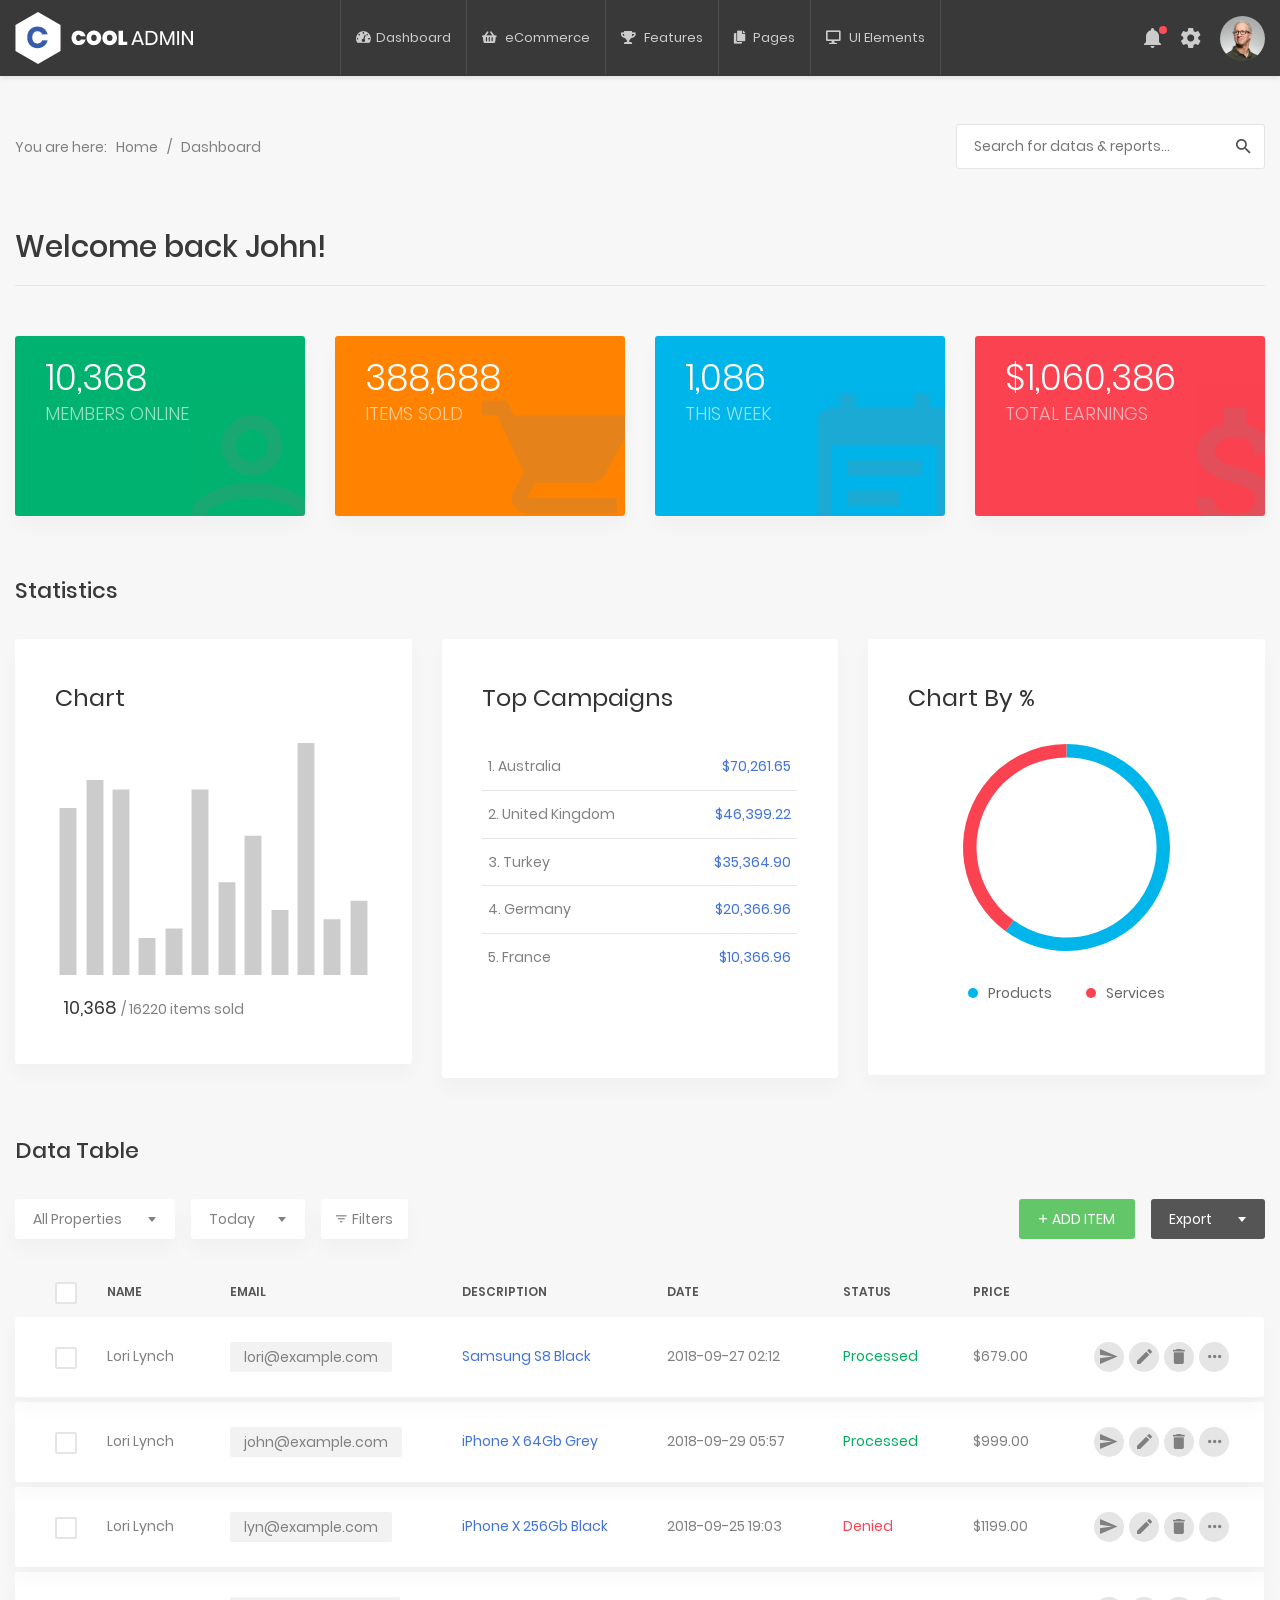
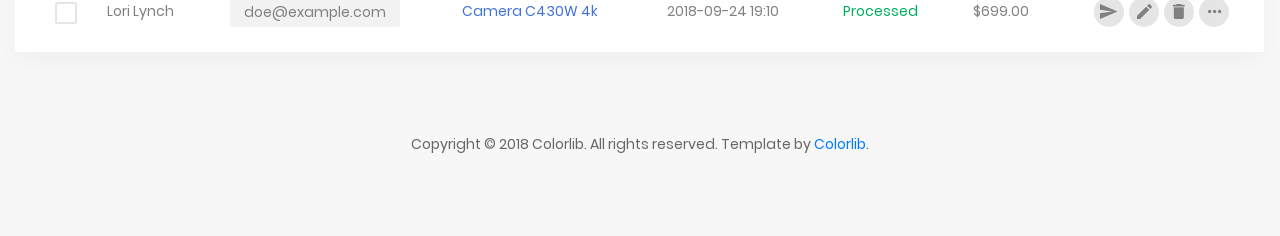
<file: fpc/Source/CoolAdmin-master/index3.html>
<!DOCTYPE html>
<html lang="en">

<head>
    <!-- Required meta tags-->
    <meta charset="UTF-8">
    <meta name="viewport" content="width=device-width, initial-scale=1, shrink-to-fit=no">
    <meta name="description" content="au theme template">
    <meta name="author" content="Hau Nguyen">
    <meta name="keywords" content="au theme template">

    <!-- Title Page-->
    <title>Dashboard 3</title>

    <!-- Fontfaces CSS-->
    <link href="css/font-face.css" rel="stylesheet" media="all">
    <link href="vendor/font-awesome-4.7/css/font-awesome.min.css" rel="stylesheet" media="all">
    <link href="vendor/font-awesome-5/css/fontawesome-all.min.css" rel="stylesheet" media="all">
    <link href="vendor/mdi-font/css/material-design-iconic-font.min.css" rel="stylesheet" media="all">

    <!-- Bootstrap CSS-->
    <link href="vendor/bootstrap-4.1/bootstrap.min.css" rel="stylesheet" media="all">

    <!-- Vendor CSS-->
    <link href="vendor/animsition/animsition.min.css" rel="stylesheet" media="all">
    <link href="vendor/bootstrap-progressbar/bootstrap-progressbar-3.3.4.min.css" rel="stylesheet" media="all">
    <link href="vendor/wow/animate.css" rel="stylesheet" media="all">
    <link href="vendor/css-hamburgers/hamburgers.min.css" rel="stylesheet" media="all">
    <link href="vendor/slick/slick.css" rel="stylesheet" media="all">
    <link href="vendor/select2/select2.min.css" rel="stylesheet" media="all">
    <link href="vendor/perfect-scrollbar/perfect-scrollbar.css" rel="stylesheet" media="all">

    <!-- Main CSS-->
    <link href="css/theme.css" rel="stylesheet" media="all">

</head>

<body class="animsition">
    <div class="page-wrapper">
        <!-- HEADER DESKTOP-->
        <header class="header-desktop3 d-none d-lg-block">
            <div class="section__content section__content--p35">
                <div class="header3-wrap">
                    <div class="header__logo">
                        <a href="#">
                            <img src="images/icon/logo-white.png" alt="CoolAdmin" />
                        </a>
                    </div>
                    <div class="header__navbar">
                        <ul class="list-unstyled">
                            <li class="has-sub">
                                <a href="#">
                                    <i class="fas fa-tachometer-alt"></i>Dashboard
                                    <span class="bot-line"></span>
                                </a>
                                <ul class="header3-sub-list list-unstyled">
                                    <li>
                                        <a href="index.html">Dashboard 1</a>
                                    </li>
                                    <li>
                                        <a href="index2.html">Dashboard 2</a>
                                    </li>
                                    <li>
                                        <a href="index3.html">Dashboard 3</a>
                                    </li>
                                    <li>
                                        <a href="index4.html">Dashboard 4</a>
                                    </li>
                                </ul>
                            </li>
                            <li>
                                <a href="#">
                                    <i class="fas fa-shopping-basket"></i>
                                    <span class="bot-line"></span>eCommerce</a>
                            </li>
                            <li>
                                <a href="table.html">
                                    <i class="fas fa-trophy"></i>
                                    <span class="bot-line"></span>Features</a>
                            </li>
                            <li class="has-sub">
                                <a href="#">
                                    <i class="fas fa-copy"></i>
                                    <span class="bot-line"></span>Pages</a>
                                <ul class="header3-sub-list list-unstyled">
                                    <li>
                                        <a href="login.html">Login</a>
                                    </li>
                                    <li>
                                        <a href="register.html">Register</a>
                                    </li>
                                    <li>
                                        <a href="forget-pass.html">Forget Password</a>
                                    </li>
                                </ul>
                            </li>
                            <li class="has-sub">
                                <a href="#">
                                    <i class="fas fa-desktop"></i>
                                    <span class="bot-line"></span>UI Elements</a>
                                <ul class="header3-sub-list list-unstyled">
                                    <li>
                                        <a href="button.html">Button</a>
                                    </li>
                                    <li>
                                        <a href="badge.html">Badges</a>
                                    </li>
                                    <li>
                                        <a href="tab.html">Tabs</a>
                                    </li>
                                    <li>
                                        <a href="card.html">Cards</a>
                                    </li>
                                    <li>
                                        <a href="alert.html">Alerts</a>
                                    </li>
                                    <li>
                                        <a href="progress-bar.html">Progress Bars</a>
                                    </li>
                                    <li>
                                        <a href="modal.html">Modals</a>
                                    </li>
                                    <li>
                                        <a href="switch.html">Switchs</a>
                                    </li>
                                    <li>
                                        <a href="grid.html">Grids</a>
                                    </li>
                                    <li>
                                        <a href="fontawesome.html">FontAwesome</a>
                                    </li>
                                    <li>
                                        <a href="typo.html">Typography</a>
                                    </li>
                                </ul>
                            </li>
                        </ul>
                    </div>
                    <div class="header__tool">
                        <div class="header-button-item has-noti js-item-menu">
                            <i class="zmdi zmdi-notifications"></i>
                            <div class="notifi-dropdown notifi-dropdown--no-bor js-dropdown">
                                <div class="notifi__title">
                                    <p>You have 3 Notifications</p>
                                </div>
                                <div class="notifi__item">
                                    <div class="bg-c1 img-cir img-40">
                                        <i class="zmdi zmdi-email-open"></i>
                                    </div>
                                    <div class="content">
                                        <p>You got a email notification</p>
                                        <span class="date">April 12, 2018 06:50</span>
                                    </div>
                                </div>
                                <div class="notifi__item">
                                    <div class="bg-c2 img-cir img-40">
                                        <i class="zmdi zmdi-account-box"></i>
                                    </div>
                                    <div class="content">
                                        <p>Your account has been blocked</p>
                                        <span class="date">April 12, 2018 06:50</span>
                                    </div>
                                </div>
                                <div class="notifi__item">
                                    <div class="bg-c3 img-cir img-40">
                                        <i class="zmdi zmdi-file-text"></i>
                                    </div>
                                    <div class="content">
                                        <p>You got a new file</p>
                                        <span class="date">April 12, 2018 06:50</span>
                                    </div>
                                </div>
                                <div class="notifi__footer">
                                    <a href="#">All notifications</a>
                                </div>
                            </div>
                        </div>
                        <div class="header-button-item js-item-menu">
                            <i class="zmdi zmdi-settings"></i>
                            <div class="setting-dropdown js-dropdown">
                                <div class="account-dropdown__body">
                                    <div class="account-dropdown__item">
                                        <a href="#">
                                            <i class="zmdi zmdi-account"></i>Account</a>
                                    </div>
                                    <div class="account-dropdown__item">
                                        <a href="#">
                                            <i class="zmdi zmdi-settings"></i>Setting</a>
                                    </div>
                                    <div class="account-dropdown__item">
                                        <a href="#">
                                            <i class="zmdi zmdi-money-box"></i>Billing</a>
                                    </div>
                                </div>
                                <div class="account-dropdown__body">
                                    <div class="account-dropdown__item">
                                        <a href="#">
                                            <i class="zmdi zmdi-globe"></i>Language</a>
                                    </div>
                                    <div class="account-dropdown__item">
                                        <a href="#">
                                            <i class="zmdi zmdi-pin"></i>Location</a>
                                    </div>
                                    <div class="account-dropdown__item">
                                        <a href="#">
                                            <i class="zmdi zmdi-email"></i>Email</a>
                                    </div>
                                    <div class="account-dropdown__item">
                                        <a href="#">
                                            <i class="zmdi zmdi-notifications"></i>Notifications</a>
                                    </div>
                                </div>
                            </div>
                        </div>
                        <div class="account-wrap">
                            <div class="account-item account-item--style2 clearfix js-item-menu">
                                <div class="image">
                                    <img src="images/icon/avatar-01.jpg" alt="John Doe" />
                                </div>
                                <div class="content">
                                    <a class="js-acc-btn" href="#">john doe</a>
                                </div>
                                <div class="account-dropdown js-dropdown">
                                    <div class="info clearfix">
                                        <div class="image">
                                            <a href="#">
                                                <img src="images/icon/avatar-01.jpg" alt="John Doe" />
                                            </a>
                                        </div>
                                        <div class="content">
                                            <h5 class="name">
                                                <a href="#">john doe</a>
                                            </h5>
                                            <span class="email">johndoe@example.com</span>
                                        </div>
                                    </div>
                                    <div class="account-dropdown__body">
                                        <div class="account-dropdown__item">
                                            <a href="#">
                                                <i class="zmdi zmdi-account"></i>Account</a>
                                        </div>
                                        <div class="account-dropdown__item">
                                            <a href="#">
                                                <i class="zmdi zmdi-settings"></i>Setting</a>
                                        </div>
                                        <div class="account-dropdown__item">
                                            <a href="#">
                                                <i class="zmdi zmdi-money-box"></i>Billing</a>
                                        </div>
                                    </div>
                                    <div class="account-dropdown__footer">
                                        <a href="#">
                                            <i class="zmdi zmdi-power"></i>Logout</a>
                                    </div>
                                </div>
                            </div>
                        </div>
                    </div>
                </div>
            </div>
        </header>
        <!-- END HEADER DESKTOP-->

        <!-- HEADER MOBILE-->
        <header class="header-mobile header-mobile-2 d-block d-lg-none">
            <div class="header-mobile__bar">
                <div class="container-fluid">
                    <div class="header-mobile-inner">
                        <a class="logo" href="index.html">
                            <img src="images/icon/logo-white.png" alt="CoolAdmin" />
                        </a>
                        <button class="hamburger hamburger--slider" type="button">
                            <span class="hamburger-box">
                                <span class="hamburger-inner"></span>
                            </span>
                        </button>
                    </div>
                </div>
            </div>
            <nav class="navbar-mobile">
                <div class="container-fluid">
                    <ul class="navbar-mobile__list list-unstyled">
                        <li class="has-sub">
                            <a class="js-arrow" href="#">
                                <i class="fas fa-tachometer-alt"></i>Dashboard</a>
                            <ul class="navbar-mobile-sub__list list-unstyled js-sub-list">
                                <li>
                                    <a href="index.html">Dashboard 1</a>
                                </li>
                                <li>
                                    <a href="index2.html">Dashboard 2</a>
                                </li>
                                <li>
                                    <a href="index3.html">Dashboard 3</a>
                                </li>
                                <li>
                                    <a href="index4.html">Dashboard 4</a>
                                </li>
                            </ul>
                        </li>
                        <li>
                            <a href="chart.html">
                                <i class="fas fa-chart-bar"></i>Charts</a>
                        </li>
                        <li>
                            <a href="table.html">
                                <i class="fas fa-table"></i>Tables</a>
                        </li>
                        <li>
                            <a href="form.html">
                                <i class="far fa-check-square"></i>Forms</a>
                        </li>
                        <li>
                            <a href="#">
                                <i class="fas fa-calendar-alt"></i>Calendar</a>
                        </li>
                        <li>
                            <a href="map.html">
                                <i class="fas fa-map-marker-alt"></i>Maps</a>
                        </li>
                        <li class="has-sub">
                            <a class="js-arrow" href="#">
                                <i class="fas fa-copy"></i>Pages</a>
                            <ul class="navbar-mobile-sub__list list-unstyled js-sub-list">
                                <li>
                                    <a href="login.html">Login</a>
                                </li>
                                <li>
                                    <a href="register.html">Register</a>
                                </li>
                                <li>
                                    <a href="forget-pass.html">Forget Password</a>
                                </li>
                            </ul>
                        </li>
                        <li class="has-sub">
                            <a class="js-arrow" href="#">
                                <i class="fas fa-desktop"></i>UI Elements</a>
                            <ul class="navbar-mobile-sub__list list-unstyled js-sub-list">
                                <li>
                                    <a href="button.html">Button</a>
                                </li>
                                <li>
                                    <a href="badge.html">Badges</a>
                                </li>
                                <li>
                                    <a href="tab.html">Tabs</a>
                                </li>
                                <li>
                                    <a href="card.html">Cards</a>
                                </li>
                                <li>
                                    <a href="alert.html">Alerts</a>
                                </li>
                                <li>
                                    <a href="progress-bar.html">Progress Bars</a>
                                </li>
                                <li>
                                    <a href="modal.html">Modals</a>
                                </li>
                                <li>
                                    <a href="switch.html">Switchs</a>
                                </li>
                                <li>
                                    <a href="grid.html">Grids</a>
                                </li>
                                <li>
                                    <a href="fontawesome.html">Fontawesome Icon</a>
                                </li>
                                <li>
                                    <a href="typo.html">Typography</a>
                                </li>
                            </ul>
                        </li>
                    </ul>
                </div>
            </nav>
        </header>
        <div class="sub-header-mobile-2 d-block d-lg-none">
            <div class="header__tool">
                <div class="header-button-item has-noti js-item-menu">
                    <i class="zmdi zmdi-notifications"></i>
                    <div class="notifi-dropdown notifi-dropdown--no-bor js-dropdown">
                        <div class="notifi__title">
                            <p>You have 3 Notifications</p>
                        </div>
                        <div class="notifi__item">
                            <div class="bg-c1 img-cir img-40">
                                <i class="zmdi zmdi-email-open"></i>
                            </div>
                            <div class="content">
                                <p>You got a email notification</p>
                                <span class="date">April 12, 2018 06:50</span>
                            </div>
                        </div>
                        <div class="notifi__item">
                            <div class="bg-c2 img-cir img-40">
                                <i class="zmdi zmdi-account-box"></i>
                            </div>
                            <div class="content">
                                <p>Your account has been blocked</p>
                                <span class="date">April 12, 2018 06:50</span>
                            </div>
                        </div>
                        <div class="notifi__item">
                            <div class="bg-c3 img-cir img-40">
                                <i class="zmdi zmdi-file-text"></i>
                            </div>
                            <div class="content">
                                <p>You got a new file</p>
                                <span class="date">April 12, 2018 06:50</span>
                            </div>
                        </div>
                        <div class="notifi__footer">
                            <a href="#">All notifications</a>
                        </div>
                    </div>
                </div>
                <div class="header-button-item js-item-menu">
                    <i class="zmdi zmdi-settings"></i>
                    <div class="setting-dropdown js-dropdown">
                        <div class="account-dropdown__body">
                            <div class="account-dropdown__item">
                                <a href="#">
                                    <i class="zmdi zmdi-account"></i>Account</a>
                            </div>
                            <div class="account-dropdown__item">
                                <a href="#">
                                    <i class="zmdi zmdi-settings"></i>Setting</a>
                            </div>
                            <div class="account-dropdown__item">
                                <a href="#">
                                    <i class="zmdi zmdi-money-box"></i>Billing</a>
                            </div>
                        </div>
                        <div class="account-dropdown__body">
                            <div class="account-dropdown__item">
                                <a href="#">
                                    <i class="zmdi zmdi-globe"></i>Language</a>
                            </div>
                            <div class="account-dropdown__item">
                                <a href="#">
                                    <i class="zmdi zmdi-pin"></i>Location</a>
                            </div>
                            <div class="account-dropdown__item">
                                <a href="#">
                                    <i class="zmdi zmdi-email"></i>Email</a>
                            </div>
                            <div class="account-dropdown__item">
                                <a href="#">
                                    <i class="zmdi zmdi-notifications"></i>Notifications</a>
                            </div>
                        </div>
                    </div>
                </div>
                <div class="account-wrap">
                    <div class="account-item account-item--style2 clearfix js-item-menu">
                        <div class="image">
                            <img src="images/icon/avatar-01.jpg" alt="John Doe" />
                        </div>
                        <div class="content">
                            <a class="js-acc-btn" href="#">john doe</a>
                        </div>
                        <div class="account-dropdown js-dropdown">
                            <div class="info clearfix">
                                <div class="image">
                                    <a href="#">
                                        <img src="images/icon/avatar-01.jpg" alt="John Doe" />
                                    </a>
                                </div>
                                <div class="content">
                                    <h5 class="name">
                                        <a href="#">john doe</a>
                                    </h5>
                                    <span class="email">johndoe@example.com</span>
                                </div>
                            </div>
                            <div class="account-dropdown__body">
                                <div class="account-dropdown__item">
                                    <a href="#">
                                        <i class="zmdi zmdi-account"></i>Account</a>
                                </div>
                                <div class="account-dropdown__item">
                                    <a href="#">
                                        <i class="zmdi zmdi-settings"></i>Setting</a>
                                </div>
                                <div class="account-dropdown__item">
                                    <a href="#">
                                        <i class="zmdi zmdi-money-box"></i>Billing</a>
                                </div>
                            </div>
                            <div class="account-dropdown__footer">
                                <a href="#">
                                    <i class="zmdi zmdi-power"></i>Logout</a>
                            </div>
                        </div>
                    </div>
                </div>
            </div>
        </div>
        <!-- END HEADER MOBILE -->

        <!-- PAGE CONTENT-->
        <div class="page-content--bgf7">
            <!-- BREADCRUMB-->
            <section class="au-breadcrumb2">
                <div class="container">
                    <div class="row">
                        <div class="col-md-12">
                            <div class="au-breadcrumb-content">
                                <div class="au-breadcrumb-left">
                                    <span class="au-breadcrumb-span">You are here:</span>
                                    <ul class="list-unstyled list-inline au-breadcrumb__list">
                                        <li class="list-inline-item active">
                                            <a href="#">Home</a>
                                        </li>
                                        <li class="list-inline-item seprate">
                                            <span>/</span>
                                        </li>
                                        <li class="list-inline-item">Dashboard</li>
                                    </ul>
                                </div>
                                <form class="au-form-icon--sm" action="" method="post">
                                    <input class="au-input--w300 au-input--style2" type="text" placeholder="Search for datas &amp; reports...">
                                    <button class="au-btn--submit2" type="submit">
                                        <i class="zmdi zmdi-search"></i>
                                    </button>
                                </form>
                            </div>
                        </div>
                    </div>
                </div>
            </section>
            <!-- END BREADCRUMB-->

            <!-- WELCOME-->
            <section class="welcome p-t-10">
                <div class="container">
                    <div class="row">
                        <div class="col-md-12">
                            <h1 class="title-4">Welcome back
                                <span>John!</span>
                            </h1>
                            <hr class="line-seprate">
                        </div>
                    </div>
                </div>
            </section>
            <!-- END WELCOME-->

            <!-- STATISTIC-->
            <section class="statistic statistic2">
                <div class="container">
                    <div class="row">
                        <div class="col-md-6 col-lg-3">
                            <div class="statistic__item statistic__item--green">
                                <h2 class="number">10,368</h2>
                                <span class="desc">members online</span>
                                <div class="icon">
                                    <i class="zmdi zmdi-account-o"></i>
                                </div>
                            </div>
                        </div>
                        <div class="col-md-6 col-lg-3">
                            <div class="statistic__item statistic__item--orange">
                                <h2 class="number">388,688</h2>
                                <span class="desc">items sold</span>
                                <div class="icon">
                                    <i class="zmdi zmdi-shopping-cart"></i>
                                </div>
                            </div>
                        </div>
                        <div class="col-md-6 col-lg-3">
                            <div class="statistic__item statistic__item--blue">
                                <h2 class="number">1,086</h2>
                                <span class="desc">this week</span>
                                <div class="icon">
                                    <i class="zmdi zmdi-calendar-note"></i>
                                </div>
                            </div>
                        </div>
                        <div class="col-md-6 col-lg-3">
                            <div class="statistic__item statistic__item--red">
                                <h2 class="number">$1,060,386</h2>
                                <span class="desc">total earnings</span>
                                <div class="icon">
                                    <i class="zmdi zmdi-money"></i>
                                </div>
                            </div>
                        </div>
                    </div>
                </div>
            </section>
            <!-- END STATISTIC-->

            <!-- STATISTIC CHART-->
            <section class="statistic-chart">
                <div class="container">
                    <div class="row">
                        <div class="col-md-12">
                            <h3 class="title-5 m-b-35">statistics</h3>
                        </div>
                    </div>
                    <div class="row">
                        <div class="col-md-6 col-lg-4">
                            <!-- CHART-->
                            <div class="statistic-chart-1">
                                <h3 class="title-3 m-b-30">chart</h3>
                                <div class="chart-wrap">
                                    <canvas id="widgetChart5"></canvas>
                                </div>
                                <div class="statistic-chart-1-note">
                                    <span class="big">10,368</span>
                                    <span>/ 16220 items sold</span>
                                </div>
                            </div>
                            <!-- END CHART-->
                        </div>
                        <div class="col-md-6 col-lg-4">
                            <!-- TOP CAMPAIGN-->
                            <div class="top-campaign">
                                <h3 class="title-3 m-b-30">top campaigns</h3>
                                <div class="table-responsive">
                                    <table class="table table-top-campaign">
                                        <tbody>
                                            <tr>
                                                <td>1. Australia</td>
                                                <td>$70,261.65</td>
                                            </tr>
                                            <tr>
                                                <td>2. United Kingdom</td>
                                                <td>$46,399.22</td>
                                            </tr>
                                            <tr>
                                                <td>3. Turkey</td>
                                                <td>$35,364.90</td>
                                            </tr>
                                            <tr>
                                                <td>4. Germany</td>
                                                <td>$20,366.96</td>
                                            </tr>
                                            <tr>
                                                <td>5. France</td>
                                                <td>$10,366.96</td>
                                            </tr>
                                        </tbody>
                                    </table>
                                </div>
                            </div>
                            <!-- END TOP CAMPAIGN-->
                        </div>
                        <div class="col-md-6 col-lg-4">
                            <!-- CHART PERCENT-->
                            <div class="chart-percent-2">
                                <h3 class="title-3 m-b-30">chart by %</h3>
                                <div class="chart-wrap">
                                    <canvas id="percent-chart2"></canvas>
                                    <div id="chartjs-tooltip">
                                        <table></table>
                                    </div>
                                </div>
                                <div class="chart-info">
                                    <div class="chart-note">
                                        <span class="dot dot--blue"></span>
                                        <span>products</span>
                                    </div>
                                    <div class="chart-note">
                                        <span class="dot dot--red"></span>
                                        <span>Services</span>
                                    </div>
                                </div>
                            </div>
                            <!-- END CHART PERCENT-->
                        </div>
                    </div>
                </div>
            </section>
            <!-- END STATISTIC CHART-->

            <!-- DATA TABLE-->
            <section class="p-t-20">
                <div class="container">
                    <div class="row">
                        <div class="col-md-12">
                            <h3 class="title-5 m-b-35">data table</h3>
                            <div class="table-data__tool">
                                <div class="table-data__tool-left">
                                    <div class="rs-select2--light rs-select2--md">
                                        <select class="js-select2" name="property">
                                            <option selected="selected">All Properties</option>
                                            <option value="">Option 1</option>
                                            <option value="">Option 2</option>
                                        </select>
                                        <div class="dropDownSelect2"></div>
                                    </div>
                                    <div class="rs-select2--light rs-select2--sm">
                                        <select class="js-select2" name="time">
                                            <option selected="selected">Today</option>
                                            <option value="">3 Days</option>
                                            <option value="">1 Week</option>
                                        </select>
                                        <div class="dropDownSelect2"></div>
                                    </div>
                                    <button class="au-btn-filter">
                                        <i class="zmdi zmdi-filter-list"></i>filters</button>
                                </div>
                                <div class="table-data__tool-right">
                                    <button class="au-btn au-btn-icon au-btn--green au-btn--small">
                                        <i class="zmdi zmdi-plus"></i>add item</button>
                                    <div class="rs-select2--dark rs-select2--sm rs-select2--dark2">
                                        <select class="js-select2" name="type">
                                            <option selected="selected">Export</option>
                                            <option value="">Option 1</option>
                                            <option value="">Option 2</option>
                                        </select>
                                        <div class="dropDownSelect2"></div>
                                    </div>
                                </div>
                            </div>
                            <div class="table-responsive table-responsive-data2">
                                <table class="table table-data2">
                                    <thead>
                                        <tr>
                                            <th>
                                                <label class="au-checkbox">
                                                    <input type="checkbox">
                                                    <span class="au-checkmark"></span>
                                                </label>
                                            </th>
                                            <th>name</th>
                                            <th>email</th>
                                            <th>description</th>
                                            <th>date</th>
                                            <th>status</th>
                                            <th>price</th>
                                            <th></th>
                                        </tr>
                                    </thead>
                                    <tbody>
                                        <tr class="tr-shadow">
                                            <td>
                                                <label class="au-checkbox">
                                                    <input type="checkbox">
                                                    <span class="au-checkmark"></span>
                                                </label>
                                            </td>
                                            <td>Lori Lynch</td>
                                            <td>
                                                <span class="block-email">lori@example.com</span>
                                            </td>
                                            <td class="desc">Samsung S8 Black</td>
                                            <td>2018-09-27 02:12</td>
                                            <td>
                                                <span class="status--process">Processed</span>
                                            </td>
                                            <td>$679.00</td>
                                            <td>
                                                <div class="table-data-feature">
                                                    <button class="item" data-toggle="tooltip" data-placement="top" title="Send">
                                                        <i class="zmdi zmdi-mail-send"></i>
                                                    </button>
                                                    <button class="item" data-toggle="tooltip" data-placement="top" title="Edit">
                                                        <i class="zmdi zmdi-edit"></i>
                                                    </button>
                                                    <button class="item" data-toggle="tooltip" data-placement="top" title="Delete">
                                                        <i class="zmdi zmdi-delete"></i>
                                                    </button>
                                                    <button class="item" data-toggle="tooltip" data-placement="top" title="More">
                                                        <i class="zmdi zmdi-more"></i>
                                                    </button>
                                                </div>
                                            </td>
                                        </tr>
                                        <tr class="spacer"></tr>
                                        <tr class="tr-shadow">
                                            <td>
                                                <label class="au-checkbox">
                                                    <input type="checkbox">
                                                    <span class="au-checkmark"></span>
                                                </label>
                                            </td>
                                            <td>Lori Lynch</td>
                                            <td>
                                                <span class="block-email">john@example.com</span>
                                            </td>
                                            <td class="desc">iPhone X 64Gb Grey</td>
                                            <td>2018-09-29 05:57</td>
                                            <td>
                                                <span class="status--process">Processed</span>
                                            </td>
                                            <td>$999.00</td>
                                            <td>
                                                <div class="table-data-feature">
                                                    <button class="item" data-toggle="tooltip" data-placement="top" title="Send">
                                                        <i class="zmdi zmdi-mail-send"></i>
                                                    </button>
                                                    <button class="item" data-toggle="tooltip" data-placement="top" title="Edit">
                                                        <i class="zmdi zmdi-edit"></i>
                                                    </button>
                                                    <button class="item" data-toggle="tooltip" data-placement="top" title="Delete">
                                                        <i class="zmdi zmdi-delete"></i>
                                                    </button>
                                                    <button class="item" data-toggle="tooltip" data-placement="top" title="More">
                                                        <i class="zmdi zmdi-more"></i>
                                                    </button>
                                                </div>
                                            </td>
                                        </tr>
                                        <tr class="spacer"></tr>
                                        <tr class="tr-shadow">
                                            <td>
                                                <label class="au-checkbox">
                                                    <input type="checkbox">
                                                    <span class="au-checkmark"></span>
                                                </label>
                                            </td>
                                            <td>Lori Lynch</td>
                                            <td>
                                                <span class="block-email">lyn@example.com</span>
                                            </td>
                                            <td class="desc">iPhone X 256Gb Black</td>
                                            <td>2018-09-25 19:03</td>
                                            <td>
                                                <span class="status--denied">Denied</span>
                                            </td>
                                            <td>$1199.00</td>
                                            <td>
                                                <div class="table-data-feature">
                                                    <button class="item" data-toggle="tooltip" data-placement="top" title="Send">
                                                        <i class="zmdi zmdi-mail-send"></i>
                                                    </button>
                                                    <button class="item" data-toggle="tooltip" data-placement="top" title="Edit">
                                                        <i class="zmdi zmdi-edit"></i>
                                                    </button>
                                                    <button class="item" data-toggle="tooltip" data-placement="top" title="Delete">
                                                        <i class="zmdi zmdi-delete"></i>
                                                    </button>
                                                    <button class="item" data-toggle="tooltip" data-placement="top" title="More">
                                                        <i class="zmdi zmdi-more"></i>
                                                    </button>
                                                </div>
                                            </td>
                                        </tr>
                                        <tr class="spacer"></tr>
                                        <tr class="tr-shadow">
                                            <td>
                                                <label class="au-checkbox">
                                                    <input type="checkbox">
                                                    <span class="au-checkmark"></span>
                                                </label>
                                            </td>
                                            <td>Lori Lynch</td>
                                            <td>
                                                <span class="block-email">doe@example.com</span>
                                            </td>
                                            <td class="desc">Camera C430W 4k</td>
                                            <td>2018-09-24 19:10</td>
                                            <td>
                                                <span class="status--process">Processed</span>
                                            </td>
                                            <td>$699.00</td>
                                            <td>
                                                <div class="table-data-feature">
                                                    <button class="item" data-toggle="tooltip" data-placement="top" title="Send">
                                                        <i class="zmdi zmdi-mail-send"></i>
                                                    </button>
                                                    <button class="item" data-toggle="tooltip" data-placement="top" title="Edit">
                                                        <i class="zmdi zmdi-edit"></i>
                                                    </button>
                                                    <button class="item" data-toggle="tooltip" data-placement="top" title="Delete">
                                                        <i class="zmdi zmdi-delete"></i>
                                                    </button>
                                                    <button class="item" data-toggle="tooltip" data-placement="top" title="More">
                                                        <i class="zmdi zmdi-more"></i>
                                                    </button>
                                                </div>
                                            </td>
                                        </tr>
                                    </tbody>
                                </table>
                            </div>
                        </div>
                    </div>
                </div>
            </section>
            <!-- END DATA TABLE-->

            <!-- COPYRIGHT-->
            <section class="p-t-60 p-b-20">
                <div class="container">
                    <div class="row">
                        <div class="col-md-12">
                            <div class="copyright">
                                <p>Copyright © 2018 Colorlib. All rights reserved. Template by <a href="https://colorlib.com">Colorlib</a>.</p>
                            </div>
                        </div>
                    </div>
                </div>
            </section>
            <!-- END COPYRIGHT-->
        </div>

    </div>

    <!-- Jquery JS-->
    <script src="vendor/jquery-3.2.1.min.js"></script>
    <!-- Bootstrap JS-->
    <script src="vendor/bootstrap-4.1/popper.min.js"></script>
    <script src="vendor/bootstrap-4.1/bootstrap.min.js"></script>
    <!-- Vendor JS       -->
    <script src="vendor/slick/slick.min.js">
    </script>
    <script src="vendor/wow/wow.min.js"></script>
    <script src="vendor/animsition/animsition.min.js"></script>
    <script src="vendor/bootstrap-progressbar/bootstrap-progressbar.min.js">
    </script>
    <script src="vendor/counter-up/jquery.waypoints.min.js"></script>
    <script src="vendor/counter-up/jquery.counterup.min.js">
    </script>
    <script src="vendor/circle-progress/circle-progress.min.js"></script>
    <script src="vendor/perfect-scrollbar/perfect-scrollbar.js"></script>
    <script src="vendor/chartjs/Chart.bundle.min.js"></script>
    <script src="vendor/select2/select2.min.js">
    </script>

    <!-- Main JS-->
    <script src="js/main.js"></script>

</body>

</html>
<!-- end document-->
</file>
<file: fpc/css/font-face.css>
/* poppins-100 - latin */
@font-face {
  font-family: 'Poppins';
  font-style: normal;
  font-weight: 100;
  src: url('../fonts/poppins/poppins-v5-latin-100.eot'); /* IE9 Compat Modes */
  src: local('Poppins Thin'), local('Poppins-Thin'),
       url('../fonts/poppins/poppins-v5-latin-100.eot?#iefix') format('embedded-opentype'), /* IE6-IE8 */
       url('../fonts/poppins/poppins-v5-latin-100.woff2') format('woff2'), /* Super Modern Browsers */
       url('../fonts/poppins/poppins-v5-latin-100.woff') format('woff'), /* Modern Browsers */
       url('../fonts/poppins/poppins-v5-latin-100.ttf') format('truetype'), /* Safari, Android, iOS */
       url('../fonts/poppins/poppins-v5-latin-100.svg#Poppins') format('svg'); /* Legacy iOS */
}
/* poppins-200 - latin */
@font-face {
  font-family: 'Poppins';
  font-style: normal;
  font-weight: 200;
  src: url('../fonts/poppins/poppins-v5-latin-200.eot'); /* IE9 Compat Modes */
  src: local('Poppins ExtraLight'), local('Poppins-ExtraLight'),
       url('../fonts/poppins/poppins-v5-latin-200.eot?#iefix') format('embedded-opentype'), /* IE6-IE8 */
       url('../fonts/poppins/poppins-v5-latin-200.woff2') format('woff2'), /* Super Modern Browsers */
       url('../fonts/poppins/poppins-v5-latin-200.woff') format('woff'), /* Modern Browsers */
       url('../fonts/poppins/poppins-v5-latin-200.ttf') format('truetype'), /* Safari, Android, iOS */
       url('../fonts/poppins/poppins-v5-latin-200.svg#Poppins') format('svg'); /* Legacy iOS */
}
/* poppins-200italic - latin */
@font-face {
  font-family: 'Poppins';
  font-style: italic;
  font-weight: 200;
  src: url('../fonts/poppins/poppins-v5-latin-200italic.eot'); /* IE9 Compat Modes */
  src: local('Poppins ExtraLight Italic'), local('Poppins-ExtraLightItalic'),
       url('../fonts/poppins/poppins-v5-latin-200italic.eot?#iefix') format('embedded-opentype'), /* IE6-IE8 */
       url('../fonts/poppins/poppins-v5-latin-200italic.woff2') format('woff2'), /* Super Modern Browsers */
       url('../fonts/poppins/poppins-v5-latin-200italic.woff') format('woff'), /* Modern Browsers */
       url('../fonts/poppins/poppins-v5-latin-200italic.ttf') format('truetype'), /* Safari, Android, iOS */
       url('../fonts/poppins/poppins-v5-latin-200italic.svg#Poppins') format('svg'); /* Legacy iOS */
}
/* poppins-100italic - latin */
@font-face {
  font-family: 'Poppins';
  font-style: italic;
  font-weight: 100;
  src: url('../fonts/poppins/poppins-v5-latin-100italic.eot'); /* IE9 Compat Modes */
  src: local('Poppins Thin Italic'), local('Poppins-ThinItalic'),
       url('../fonts/poppins/poppins-v5-latin-100italic.eot?#iefix') format('embedded-opentype'), /* IE6-IE8 */
       url('../fonts/poppins/poppins-v5-latin-100italic.woff2') format('woff2'), /* Super Modern Browsers */
       url('../fonts/poppins/poppins-v5-latin-100italic.woff') format('woff'), /* Modern Browsers */
       url('../fonts/poppins/poppins-v5-latin-100italic.ttf') format('truetype'), /* Safari, Android, iOS */
       url('../fonts/poppins/poppins-v5-latin-100italic.svg#Poppins') format('svg'); /* Legacy iOS */
}
/* poppins-300 - latin */
@font-face {
  font-family: 'Poppins';
  font-style: normal;
  font-weight: 300;
  src: url('../fonts/poppins/poppins-v5-latin-300.eot'); /* IE9 Compat Modes */
  src: local('Poppins Light'), local('Poppins-Light'),
       url('../fonts/poppins/poppins-v5-latin-300.eot?#iefix') format('embedded-opentype'), /* IE6-IE8 */
       url('../fonts/poppins/poppins-v5-latin-300.woff2') format('woff2'), /* Super Modern Browsers */
       url('../fonts/poppins/poppins-v5-latin-300.woff') format('woff'), /* Modern Browsers */
       url('../fonts/poppins/poppins-v5-latin-300.ttf') format('truetype'), /* Safari, Android, iOS */
       url('../fonts/poppins/poppins-v5-latin-300.svg#Poppins') format('svg'); /* Legacy iOS */
}
/* poppins-300italic - latin */
@font-face {
  font-family: 'Poppins';
  font-style: italic;
  font-weight: 300;
  src: url('../fonts/poppins/poppins-v5-latin-300italic.eot'); /* IE9 Compat Modes */
  src: local('Poppins Light Italic'), local('Poppins-LightItalic'),
       url('../fonts/poppins/poppins-v5-latin-300italic.eot?#iefix') format('embedded-opentype'), /* IE6-IE8 */
       url('../fonts/poppins/poppins-v5-latin-300italic.woff2') format('woff2'), /* Super Modern Browsers */
       url('../fonts/poppins/poppins-v5-latin-300italic.woff') format('woff'), /* Modern Browsers */
       url('../fonts/poppins/poppins-v5-latin-300italic.ttf') format('truetype'), /* Safari, Android, iOS */
       url('../fonts/poppins/poppins-v5-latin-300italic.svg#Poppins') format('svg'); /* Legacy iOS */
}
/* poppins-regular - latin */
@font-face {
  font-family: 'Poppins';
  font-style: normal;
  font-weight: 400;
  src: url('../fonts/poppins/poppins-v5-latin-regular.eot'); /* IE9 Compat Modes */
  src: local('Poppins Regular'), local('Poppins-Regular'),
       url('../fonts/poppins/poppins-v5-latin-regular.eot?#iefix') format('embedded-opentype'), /* IE6-IE8 */
       url('../fonts/poppins/poppins-v5-latin-regular.woff2') format('woff2'), /* Super Modern Browsers */
       url('../fonts/poppins/poppins-v5-latin-regular.woff') format('woff'), /* Modern Browsers */
       url('../fonts/poppins/poppins-v5-latin-regular.ttf') format('truetype'), /* Safari, Android, iOS */
       url('../fonts/poppins/poppins-v5-latin-regular.svg#Poppins') format('svg'); /* Legacy iOS */
}
/* poppins-italic - latin */
@font-face {
  font-family: 'Poppins';
  font-style: italic;
  font-weight: 400;
  src: url('../fonts/poppins/poppins-v5-latin-italic.eot'); /* IE9 Compat Modes */
  src: local('Poppins Italic'), local('Poppins-Italic'),
       url('../fonts/poppins/poppins-v5-latin-italic.eot?#iefix') format('embedded-opentype'), /* IE6-IE8 */
       url('../fonts/poppins/poppins-v5-latin-italic.woff2') format('woff2'), /* Super Modern Browsers */
       url('../fonts/poppins/poppins-v5-latin-italic.woff') format('woff'), /* Modern Browsers */
       url('../fonts/poppins/poppins-v5-latin-italic.ttf') format('truetype'), /* Safari, Android, iOS */
       url('../fonts/poppins/poppins-v5-latin-italic.svg#Poppins') format('svg'); /* Legacy iOS */
}
/* poppins-500 - latin */
@font-face {
  font-family: 'Poppins';
  font-style: normal;
  font-weight: 500;
  src: url('../fonts/poppins/poppins-v5-latin-500.eot'); /* IE9 Compat Modes */
  src: local('Poppins Medium'), local('Poppins-Medium'),
       url('../fonts/poppins/poppins-v5-latin-500.eot?#iefix') format('embedded-opentype'), /* IE6-IE8 */
       url('../fonts/poppins/poppins-v5-latin-500.woff2') format('woff2'), /* Super Modern Browsers */
       url('../fonts/poppins/poppins-v5-latin-500.woff') format('woff'), /* Modern Browsers */
       url('../fonts/poppins/poppins-v5-latin-500.ttf') format('truetype'), /* Safari, Android, iOS */
       url('../fonts/poppins/poppins-v5-latin-500.svg#Poppins') format('svg'); /* Legacy iOS */
}
/* poppins-500italic - latin */
@font-face {
  font-family: 'Poppins';
  font-style: italic;
  font-weight: 500;
  src: url('../fonts/poppins/poppins-v5-latin-500italic.eot'); /* IE9 Compat Modes */
  src: local('Poppins Medium Italic'), local('Poppins-MediumItalic'),
       url('../fonts/poppins/poppins-v5-latin-500italic.eot?#iefix') format('embedded-opentype'), /* IE6-IE8 */
       url('../fonts/poppins/poppins-v5-latin-500italic.woff2') format('woff2'), /* Super Modern Browsers */
       url('../fonts/poppins/poppins-v5-latin-500italic.woff') format('woff'), /* Modern Browsers */
       url('../fonts/poppins/poppins-v5-latin-500italic.ttf') format('truetype'), /* Safari, Android, iOS */
       url('../fonts/poppins/poppins-v5-latin-500italic.svg#Poppins') format('svg'); /* Legacy iOS */
}
/* poppins-600 - latin */
@font-face {
  font-family: 'Poppins';
  font-style: normal;
  font-weight: 600;
  src: url('../fonts/poppins/poppins-v5-latin-600.eot'); /* IE9 Compat Modes */
  src: local('Poppins SemiBold'), local('Poppins-SemiBold'),
       url('../fonts/poppins/poppins-v5-latin-600.eot?#iefix') format('embedded-opentype'), /* IE6-IE8 */
       url('../fonts/poppins/poppins-v5-latin-600.woff2') format('woff2'), /* Super Modern Browsers */
       url('../fonts/poppins/poppins-v5-latin-600.woff') format('woff'), /* Modern Browsers */
       url('../fonts/poppins/poppins-v5-latin-600.ttf') format('truetype'), /* Safari, Android, iOS */
       url('../fonts/poppins/poppins-v5-latin-600.svg#Poppins') format('svg'); /* Legacy iOS */
}
/* poppins-600italic - latin */
@font-face {
  font-family: 'Poppins';
  font-style: italic;
  font-weight: 600;
  src: url('../fonts/poppins/poppins-v5-latin-600italic.eot'); /* IE9 Compat Modes */
  src: local('Poppins SemiBold Italic'), local('Poppins-SemiBoldItalic'),
       url('../fonts/poppins/poppins-v5-latin-600italic.eot?#iefix') format('embedded-opentype'), /* IE6-IE8 */
       url('../fonts/poppins/poppins-v5-latin-600italic.woff2') format('woff2'), /* Super Modern Browsers */
       url('../fonts/poppins/poppins-v5-latin-600italic.woff') format('woff'), /* Modern Browsers */
       url('../fonts/poppins/poppins-v5-latin-600italic.ttf') format('truetype'), /* Safari, Android, iOS */
       url('../fonts/poppins/poppins-v5-latin-600italic.svg#Poppins') format('svg'); /* Legacy iOS */
}
/* poppins-700 - latin */
@font-face {
  font-family: 'Poppins';
  font-style: normal;
  font-weight: 700;
  src: url('../fonts/poppins/poppins-v5-latin-700.eot'); /* IE9 Compat Modes */
  src: local('Poppins Bold'), local('Poppins-Bold'),
       url('../fonts/poppins/poppins-v5-latin-700.eot?#iefix') format('embedded-opentype'), /* IE6-IE8 */
       url('../fonts/poppins/poppins-v5-latin-700.woff2') format('woff2'), /* Super Modern Browsers */
       url('../fonts/poppins/poppins-v5-latin-700.woff') format('woff'), /* Modern Browsers */
       url('../fonts/poppins/poppins-v5-latin-700.ttf') format('truetype'), /* Safari, Android, iOS */
       url('../fonts/poppins/poppins-v5-latin-700.svg#Poppins') format('svg'); /* Legacy iOS */
}
/* poppins-700italic - latin */
@font-face {
  font-family: 'Poppins';
  font-style: italic;
  font-weight: 700;
  src: url('../fonts/poppins/poppins-v5-latin-700italic.eot'); /* IE9 Compat Modes */
  src: local('Poppins Bold Italic'), local('Poppins-BoldItalic'),
       url('../fonts/poppins/poppins-v5-latin-700italic.eot?#iefix') format('embedded-opentype'), /* IE6-IE8 */
       url('../fonts/poppins/poppins-v5-latin-700italic.woff2') format('woff2'), /* Super Modern Browsers */
       url('../fonts/poppins/poppins-v5-latin-700italic.woff') format('woff'), /* Modern Browsers */
       url('../fonts/poppins/poppins-v5-latin-700italic.ttf') format('truetype'), /* Safari, Android, iOS */
       url('../fonts/poppins/poppins-v5-latin-700italic.svg#Poppins') format('svg'); /* Legacy iOS */
}
/* poppins-800 - latin */
@font-face {
  font-family: 'Poppins';
  font-style: normal;
  font-weight: 800;
  src: url('../fonts/poppins/poppins-v5-latin-800.eot'); /* IE9 Compat Modes */
  src: local('Poppins ExtraBold'), local('Poppins-ExtraBold'),
       url('../fonts/poppins/poppins-v5-latin-800.eot?#iefix') format('embedded-opentype'), /* IE6-IE8 */
       url('../fonts/poppins/poppins-v5-latin-800.woff2') format('woff2'), /* Super Modern Browsers */
       url('../fonts/poppins/poppins-v5-latin-800.woff') format('woff'), /* Modern Browsers */
       url('../fonts/poppins/poppins-v5-latin-800.ttf') format('truetype'), /* Safari, Android, iOS */
       url('../fonts/poppins/poppins-v5-latin-800.svg#Poppins') format('svg'); /* Legacy iOS */
}
/* poppins-800italic - latin */
@font-face {
  font-family: 'Poppins';
  font-style: italic;
  font-weight: 800;
  src: url('../fonts/poppins/poppins-v5-latin-800italic.eot'); /* IE9 Compat Modes */
  src: local('Poppins ExtraBold Italic'), local('Poppins-ExtraBoldItalic'),
       url('../fonts/poppins/poppins-v5-latin-800italic.eot?#iefix') format('embedded-opentype'), /* IE6-IE8 */
       url('../fonts/poppins/poppins-v5-latin-800italic.woff2') format('woff2'), /* Super Modern Browsers */
       url('../fonts/poppins/poppins-v5-latin-800italic.woff') format('woff'), /* Modern Browsers */
       url('../fonts/poppins/poppins-v5-latin-800italic.ttf') format('truetype'), /* Safari, Android, iOS */
       url('../fonts/poppins/poppins-v5-latin-800italic.svg#Poppins') format('svg'); /* Legacy iOS */
}
/* poppins-900 - latin */
@font-face {
  font-family: 'Poppins';
  font-style: normal;
  font-weight: 900;
  src: url('../fonts/poppins/poppins-v5-latin-900.eot'); /* IE9 Compat Modes */
  src: local('Poppins Black'), local('Poppins-Black'),
       url('../fonts/poppins/poppins-v5-latin-900.eot?#iefix') format('embedded-opentype'), /* IE6-IE8 */
       url('../fonts/poppins/poppins-v5-latin-900.woff2') format('woff2'), /* Super Modern Browsers */
       url('../fonts/poppins/poppins-v5-latin-900.woff') format('woff'), /* Modern Browsers */
       url('../fonts/poppins/poppins-v5-latin-900.ttf') format('truetype'), /* Safari, Android, iOS */
       url('../fonts/poppins/poppins-v5-latin-900.svg#Poppins') format('svg'); /* Legacy iOS */
}
/* poppins-900italic - latin */
@font-face {
  font-family: 'Poppins';
  font-style: italic;
  font-weight: 900;
  src: url('../fonts/poppins/poppins-v5-latin-900italic.eot'); /* IE9 Compat Modes */
  src: local('Poppins Black Italic'), local('Poppins-BlackItalic'),
       url('../fonts/poppins/poppins-v5-latin-900italic.eot?#iefix') format('embedded-opentype'), /* IE6-IE8 */
       url('../fonts/poppins/poppins-v5-latin-900italic.woff2') format('woff2'), /* Super Modern Browsers */
       url('../fonts/poppins/poppins-v5-latin-900italic.woff') format('woff'), /* Modern Browsers */
       url('../fonts/poppins/poppins-v5-latin-900italic.ttf') format('truetype'), /* Safari, Android, iOS */
       url('../fonts/poppins/poppins-v5-latin-900italic.svg#Poppins') format('svg'); /* Legacy iOS */
}
</file>
<file: fpc/vendor/perfect-scrollbar/perfect-scrollbar.css>
/*
 * Container style
 */
.ps {
  overflow: hidden !important;
  overflow-anchor: none;
  -ms-overflow-style: none;
  touch-action: auto;
  -ms-touch-action: auto;
}

/*
 * Scrollbar rail styles
 */
.ps__rail-x {
  display: none;
  opacity: 0;
  transition: background-color .2s linear, opacity .2s linear;
  -webkit-transition: background-color .2s linear, opacity .2s linear;
  height: 15px;
  /* there must be 'bottom' or 'top' for ps__rail-x */
  bottom: 0px;
  /* please don't change 'position' */
  position: absolute;
}

.ps__rail-y {
  display: none;
  opacity: 0;
  transition: background-color .2s linear, opacity .2s linear;
  -webkit-transition: background-color .2s linear, opacity .2s linear;
  width: 15px;
  /* there must be 'right' or 'left' for ps__rail-y */
  right: 0;
  /* please don't change 'position' */
  position: absolute;
}

.ps--active-x > .ps__rail-x,
.ps--active-y > .ps__rail-y {
  display: block;
  background-color: transparent;
}

.ps:hover > .ps__rail-x,
.ps:hover > .ps__rail-y,
.ps--focus > .ps__rail-x,
.ps--focus > .ps__rail-y,
.ps--scrolling-x > .ps__rail-x,
.ps--scrolling-y > .ps__rail-y {
  opacity: 0.6;
}

.ps .ps__rail-x:hover,
.ps .ps__rail-y:hover,
.ps .ps__rail-x:focus,
.ps .ps__rail-y:focus,
.ps .ps__rail-x.ps--clicking,
.ps .ps__rail-y.ps--clicking {
  background-color: #eee;
  opacity: 0.9;
}

/*
 * Scrollbar thumb styles
 */
.ps__thumb-x {
  background-color: #aaa;
  border-radius: 6px;
  transition: background-color .2s linear, height .2s ease-in-out;
  -webkit-transition: background-color .2s linear, height .2s ease-in-out;
  height: 6px;
  /* there must be 'bottom' for ps__thumb-x */
  bottom: 2px;
  /* please don't change 'position' */
  position: absolute;
}

.ps__thumb-y {
  background-color: #aaa;
  border-radius: 6px;
  transition: background-color .2s linear, width .2s ease-in-out;
  -webkit-transition: background-color .2s linear, width .2s ease-in-out;
  width: 6px;
  /* there must be 'right' for ps__thumb-y */
  right: 2px;
  /* please don't change 'position' */
  position: absolute;
}

.ps__rail-x:hover > .ps__thumb-x,
.ps__rail-x:focus > .ps__thumb-x,
.ps__rail-x.ps--clicking .ps__thumb-x {
  background-color: #999;
  height: 11px;
}

.ps__rail-y:hover > .ps__thumb-y,
.ps__rail-y:focus > .ps__thumb-y,
.ps__rail-y.ps--clicking .ps__thumb-y {
  background-color: #999;
  width: 11px;
}

/* MS supports */
@supports (-ms-overflow-style: none) {
  .ps {
    overflow: auto !important;
  }
}

@media screen and (-ms-high-contrast: active), (-ms-high-contrast: none) {
  .ps {
    overflow: auto !important;
  }
}
</file>
<file: fpc/css/theme.css>
/*------------------------------------------------------------------
[Master Stylesheet]

Project:  CoolAdmin
Version:	1.0
Last change:	08/10/2018 [Add Define a table of contents Link]
Assigned to:	Hau Nguyen
Primary use:	Open Source
-------------------------------------------------------------------*/
/*------------------------------------------------------------------
[LAYOUT]

* body
    + Header / header
	+ Page Content / .page-content .name-page
        + Section Layouts / section .name-section
        ...
	+ Footer / footer

-------------------------------------------------------------------*/
/*------------------------------------------------------------------
# [Color codes]

# Text Color (text): #666666
# Text Color Deep (Text, title): #333333

------------------------------------------------------------------*/
/*------------------------------------------------------------------
[Typography]

Notes:	decreasing heading by 0.4em with every subsequent heading level
-------------------------------------------------------------------*/
/*-----------------------------------------------------*/
/*                   SETTINGS                          */
/*-----------------------------------------------------*/
/*-----------------------------------------------------*/
/*                   TOOLS                             */
/*-----------------------------------------------------*/
/*-----------------------------------------------------*/
/*                   GENERIC                           */
/*-----------------------------------------------------*/
/* ----- Normalize ----- */
* {
    margin: 0;
    padding: 0;
    -webkit-box-sizing: border-box;
    -moz-box-sizing: border-box;
    box-sizing: border-box;
}

ul {
    margin: 0;
}

button,
input[type='button'] {
    cursor: pointer;
}

button:focus,
input:focus,
textarea:focus {
    outline: none;
}

input, textarea {
    border: none;
}

button {
    border: none;
    background: none;
}

img {
    max-width: 100%;
    height: auto;
}

p {
    margin: 0;
}

.table-responsive {
    padding-right: 1px;
}

.card {
    -webkit-border-radius: 3px;
    -moz-border-radius: 3px;
    border-radius: 3px;
}

.btn {
    -webkit-border-radius: 3px;
    -moz-border-radius: 3px;
    border-radius: 3px;
}

/* ----- Typography ----- */
body {
    font-family: "Poppins", sans-serif;
    font-weight: 400;
    font-size: 16px;
    line-height: 1.625;
    color: #666;
    -webkit-font-smoothing: antialiased;
    -moz-osx-font-smoothing: grayscale;
}

h1,
h2,
h3,
h4,
h5,
h6 {
    color: #333333;
    font-weight: 700;
    margin: 0;
    line-height: 1.2;
}

h1 {
    font-size: 36px;
}

h2 {
    font-size: 30px;
}

h3 {
    font-size: 24px;
}

h4 {
    font-size: 18px;
}

h5 {
    font-size: 15px;
}

h6 {
    font-size: 13px;
}

blockquote {
    margin: 0;
}

strong {
    font-weight: 700;
}

/*-----------------------------------------------------*/
/*                   ELEMENTS                          */
/*-----------------------------------------------------*/
/* ----- Title ----- */
.title--sbold {
    font-weight: 600;
}

.title-1 {
    text-transform: capitalize;
    font-weight: 400;
    font-size: 30px;
}

.title-2 {
    text-transform: capitalize;
    font-weight: 400;
    font-size: 24px;
    line-height: 1;
}

.title-3 {
    text-transform: capitalize;
    font-weight: 400;
    font-size: 24px;
    color: #333;
}

.title-3 i {
    margin-right: 13px;
    vertical-align: baseline;
}

.title-4 {
    font-weight: 500;
    font-size: 30px;
    color: #393939;
}

.title-5 {
    text-transform: capitalize;
    font-size: 22px;
    font-weight: 500;
    color: #393939;
}

.title-6 {
    font-size: 24px;
    font-weight: 500;
    color: #fff;
}

.heading-title {
    font-size: 24px;
    font-weight: 500;
    color: #333;
    text-transform: capitalize;
    margin-bottom: 10px;
}

/* ----- Links ----- */
a {
    display: inline-block;
}

a:hover,
a:focus,
a:active {
    text-decoration: none;
    outline: none;
}

a:hover,
a {
    -webkit-transition: all 0.3s ease;
    -o-transition: all 0.3s ease;
    -moz-transition: all 0.3s ease;
    transition: all 0.3s ease;
}

/*-----------------------------------------------------*/
/*                   OBJECTS                           */
/*-----------------------------------------------------*/
/* ----- Section----- */
section {
    position: relative;
}

.section__content {
    position: relative;
    margin: 0 auto;
    z-index: 1;
}

.section__content--w1830 {
    max-width: 1830px;
}

.section__content--p30 {
    padding: 0 30px;
}

@media (max-width: 991px) {
    .section__content--p30 {
        padding: 0;
    }
}

.section__content--p35 {
    padding: 0 35px;
}

/* ----- Page Wrapper----- */
/*Override Grid Bootstrap*/
@media (min-width: 1200px) {
    .container {
        max-width: 1320px;
    }
}

/*Page Objects*/
.page-wrapper {
    overflow: hidden;
}

.page-container {
    background: #e5e5e5;
    padding-left: 300px;
}

@media (max-width: 991px) {
    .page-container {
        position: relative;
        top: 88px;
        padding-left: 0;
    }
}

.page-container2 {
    background: #f2f2f2;
    padding-left: 300px;
}

@media (max-width: 991px) {
    .page-container2 {
        position: relative;
        padding-left: 0;
    }
}

.page-container3 {
    background: #f7f7f7;
}

.main-content {
    padding-top: 116px;
    min-height: 100vh;
}

@media (max-width: 991px) {
    .main-content {
        padding-top: 50px;
	padding-bottom: 100px;
    }
}

.page-content--bgf7 {
    background: #f7f7f7;
}

.page-content--bge5 {
    background: #e5e5e5;
    height: 100vh;
}

.login-wrap {
    max-width: 540px;
    padding-top: 8vh;
    margin: 0 auto;
}

.login-logo {
    text-align: center;
    margin-bottom: 30px;
}

.login-checkbox {
    display: -webkit-box;
    display: -webkit-flex;
    display: -moz-box;
    display: -ms-flexbox;
    display: flex;
    -webkit-box-pack: justify;
    -webkit-justify-content: space-between;
    -moz-box-pack: justify;
    -ms-flex-pack: justify;
    justify-content: space-between;
}

.login-checkbox label input[type="checkbox"] {
    margin-right: 8px;
}

.login-checkbox > label > a {
    color: #ff2e44;
}

@media (max-width: 991px) {
    .login-checkbox {
        -webkit-box-orient: vertical;
        -webkit-box-direction: normal;
        -webkit-flex-direction: column;
        -moz-box-orient: vertical;
        -moz-box-direction: normal;
        -ms-flex-direction: column;
        flex-direction: column;
    }
}

.login-form .form-group label {
    display: block;
}

.login-content {
    background: #fff;
    padding: 30px 30px 20px;
    -webkit-border-radius: 2px;
    -moz-border-radius: 2px;
    border-radius: 2px;
}

.social-login-content {
    border-top: 1px solid #e7e7e7;
    border-bottom: 1px solid #e7e7e7;
    padding: 20px 0px;
}

.register-link {
    padding-top: 15px;
    text-align: center;
    font-size: 14px;
}

.register-link > p > a {
    color: #ff2e44;
}

.fontawesome-list-wrap {
    background: #fff;
    border: 1px solid #C9CDD7;
    padding: 20px;
    -webkit-border-radius: 2px;
    -moz-border-radius: 2px;
    border-radius: 2px;
}

.fontawesome-list__title {
    padding-bottom: 20px;
    border-bottom: 1px solid #C9CDD7;
    margin-bottom: 20px;
    margin-top: 30px;
}

.fa-hover a {
    color: #666;
    font-size: 15px;
}

.fa-hover a i {
    margin-right: 10px;
}

.fa-hover a:hover {
    color: #333;
}

.main-content--pb30 {
    padding-bottom: 30px;
}

/*-----------------------------------------------------*/
/*                   COMPONENTS                        */
/*-----------------------------------------------------*/
/* ----- Buttons----- */
.au-btn {
    line-height: 45px;
    padding: 0 35px;
    text-transform: uppercase;
    color: #fff;
    -webkit-border-radius: 3px;
    -moz-border-radius: 3px;
    border-radius: 3px;
    -webkit-transition: all 0.3s ease;
    -o-transition: all 0.3s ease;
    -moz-transition: all 0.3s ease;
    transition: all 0.3s ease;
    cursor: pointer;
}

.au-btn:hover {
    color: #fff;
    background: #3868cd;
}

.au-btn--blue2 {
    background: #00aced;
}

.au-btn--blue2:hover {
    background: #00a2e3;
}

.au-btn--block {
    display: block;
    width: 100%;
}

.au-btn-icon i {
    vertical-align: baseline;
    margin-right: 5px;
}

.au-btn--blue {
    background: #4272d7;
}

.au-btn--green {
    background: #63c76a;
}

.au-btn--green:hover {
    background: #59bd60;
}

.au-btn-plus {
    position: absolute;
    height: 45px;
    width: 45px;
    background: #63c76a;
    -webkit-border-radius: 100%;
    -moz-border-radius: 100%;
    border-radius: 100%;
    -webkit-transition: all 0.3s ease;
    -o-transition: all 0.3s ease;
    -moz-transition: all 0.3s ease;
    transition: all 0.3s ease;
    bottom: -22.5px;
    right: 45px;
    z-index: 3;
}

.au-btn-plus i {
    position: absolute;
    top: 50%;
    left: 50%;
    -webkit-transform: translate(-50%, -50%);
    -moz-transform: translate(-50%, -50%);
    -ms-transform: translate(-50%, -50%);
    -o-transform: translate(-50%, -50%);
    transform: translate(-50%, -50%);
    font-size: 15px;
    font-weight: 500;
    color: #fff;
}

.au-btn-plus:hover {
    background: #59bd60;
}

.au-btn-load {
    background: #808080;
    padding: 0 40px;
    font-size: 15px;
    color: #fff;
}

.au-btn-load:hover {
    background: #767676;
}

.au-btn-filter {
    font-size: 14px;
    color: #808080;
    background: #fff;
    -webkit-border-radius: 3px;
    -moz-border-radius: 3px;
    border-radius: 3px;
    -webkit-box-shadow: 0px 10px 20px 0px rgba(0, 0, 0, 0.03);
    -moz-box-shadow: 0px 10px 20px 0px rgba(0, 0, 0, 0.03);
    box-shadow: 0px 10px 20px 0px rgba(0, 0, 0, 0.03);
    padding: 0 15px;
    line-height: 40px;
    text-transform: capitalize;
}

.au-btn-filter i {
    margin-right: 5px;
}

.au-btn--small {
    padding: 0 20px;
    line-height: 40px;
    font-size: 14px;
}

/*Page Loader*/
.page-loader {
    background: #f8f8f8;
    bottom: 0;
    left: 0;
    position: fixed;
    right: 0;
    top: 0;
    z-index: 99999;
}

.page-loader__spin {
    width: 35px;
    height: 35px;
    position: absolute;
    top: 50%;
    left: 50%;
    border-top: 6px solid #f6f6f6;
    border-right: 6px solid #f6f6f6;
    border-bottom: 6px solid #f6f6f6;
    border-left: 6px solid #1b1b1b;
    -webkit-border-radius: 50%;
    -moz-border-radius: 50%;
    border-radius: 50%;
    -webkit-animation: spinner 1000ms infinite linear;
    -moz-animation: spinner 1000ms infinite linear;
    -o-animation: spinner 1000ms infinite linear;
    animation: spinner 1000ms infinite linear;
    z-index: 100000;
}

@-webkit-keyframes spinner {
    0% {
        -webkit-transform: rotate(0deg);
        transform: rotate(0deg);
    }

    100% {
        -webkit-transform: rotate(360deg);
        transform: rotate(360deg);
    }
}

@-moz-keyframes spinner {
    0% {
        -webkit-transform: rotate(0deg);
        -moz-transform: rotate(0deg);
        transform: rotate(0deg);
    }

    100% {
        -webkit-transform: rotate(360deg);
        -moz-transform: rotate(360deg);
        transform: rotate(360deg);
    }
}

@-o-keyframes spinner {
    0% {
        -webkit-transform: rotate(0deg);
        -o-transform: rotate(0deg);
        transform: rotate(0deg);
    }

    100% {
        -webkit-transform: rotate(360deg);
        -o-transform: rotate(360deg);
        transform: rotate(360deg);
    }
}

@keyframes spinner {
    0% {
        -webkit-transform: rotate(0deg);
        -moz-transform: rotate(0deg);
        -o-transform: rotate(0deg);
        transform: rotate(0deg);
    }

    100% {
        -webkit-transform: rotate(360deg);
        -moz-transform: rotate(360deg);
        -o-transform: rotate(360deg);
        transform: rotate(360deg);
    }
}

/* ----- Form ----- */
.form-header {
    display: -webkit-box;
    display: -webkit-flex;
    display: -moz-box;
    display: -ms-flexbox;
    display: flex;
}

@media (max-width: 991px) {
    .form-header {
        -webkit-box-pack: center;
        -webkit-justify-content: center;
        -moz-box-pack: center;
        -ms-flex-pack: center;
        justify-content: center;
    }
}

.form-header2 .au-btn--submit {
    border: none;
    line-height: 45px;
}

.form-header2 .au-input {
    border-color: rgba(255, 255, 255, 0.2);
    background: rgba(255, 255, 255, 0.051);
    color: #999;
}

.form-header2 .au-input::-webkit-input-placeholder {
    /* WebKit, Blink, Edge */
    color: #999;
}

.form-header2 .au-input:-moz-placeholder {
    /* Mozilla Firefox 4 to 18 */
    color: #999;
    opacity: 1;
}

.form-header2 .au-input::-moz-placeholder {
    /* Mozilla Firefox 19+ */
    color: #999;
    opacity: 1;
}

.form-header2 .au-input:-ms-input-placeholder {
    /* Internet Explorer 10-11 */
    color: #999;
}

.form-header2 .au-input:-ms-input-placeholder {
    /* Microsoft Edge */
    color: #999;
}

/* ----- Input ----- */
.au-input {
    line-height: 43px;
    border: 1px solid #e5e5e5;
    font-size: 14px;
    color: #666;
    padding: 0 17px;
    -webkit-border-radius: 3px;
    -moz-border-radius: 3px;
    border-radius: 3px;
    -webkit-transition: all 0.5s ease;
    -o-transition: all 0.5s ease;
    -moz-transition: all 0.5s ease;
    transition: all 0.5s ease;
}

.au-input--style2 {
    color: #808080;
    line-height: 43px;
    border: 1px solid #e5e5e5;
    font-size: 14px;
    padding: 0 17px;
    -webkit-border-radius: 3px;
    -moz-border-radius: 3px;
    border-radius: 3px;
    -webkit-transition: all 0.5s ease;
    -o-transition: all 0.5s ease;
    -moz-transition: all 0.5s ease;
    transition: all 0.5s ease;
}

.au-input--full {
    width: 100%;
}

.au-input--h65 {
    line-height: 63px;
    font-size: 16px;
    color: #808080;
}

.au-input--w300 {
    min-width: 300px;
}

.au-input--w435 {
    min-width: 435px;
}

@media (max-width: 767px) {
    .au-input--w435 {
        min-width: 230px;
    }
}

.au-form-icon {
    position: relative;
}

.au-form-icon .au-input {
    padding-right: 80px;
}

.au-form-icon--sm {
    position: relative;
}

.au-form-icon--sm .au-input {
    padding-right: 43px;
}

.au-input-icon {
    position: absolute;
    top: 1px;
    right: 12px;
    width: 63px;
    height: 63px;
    line-height: 63px;
    text-align: center;
    display: block;
}

.au-input-icon i {
    font-size: 30px;
    color: #808080;
    position: absolute;
    top: 50%;
    left: 50%;
    -webkit-transform: translate(-50%, -50%);
    -moz-transform: translate(-50%, -50%);
    -ms-transform: translate(-50%, -50%);
    -o-transform: translate(-50%, -50%);
    transform: translate(-50%, -50%);
}

.au-input--xl {
    min-width: 935px;
}

@media (max-width: 1600px) {
    .au-input--xl {
        min-width: 350px;
    }
}

@media (max-width: 991px) {
    .au-input--xl {
        min-width: 350px;
    }
}

@media (max-width: 767px) {
    .au-input--xl {
        min-width: 150px;
    }
}

.au-btn--submit {
    position: relative;
    right: 0;
    min-width: 65px;
    line-height: 43px;
    border: 1px solid #e5e5e5;
    -webkit-border-radius: 3px;
    -moz-border-radius: 3px;
    border-radius: 3px;
    background: #4272d7;
    margin-left: -3px;
}

.au-btn--submit:hover {
    background: #3868cd;
}

.au-btn--submit > i {
    font-size: 20px;
    color: #fff;
    position: absolute;
    top: 50%;
    left: 50%;
    -webkit-transform: translate(-50%, -50%);
    -moz-transform: translate(-50%, -50%);
    -ms-transform: translate(-50%, -50%);
    -o-transform: translate(-50%, -50%);
    transform: translate(-50%, -50%);
}

.au-btn--submit2 {
    height: 43px;
    width: 43px;
    position: absolute;
    top: 1px;
    right: 0;
}

.au-btn--submit2 i {
    position: absolute;
    top: 50%;
    left: 50%;
    -webkit-transform: translate(-50%, -50%);
    -moz-transform: translate(-50%, -50%);
    -ms-transform: translate(-50%, -50%);
    -o-transform: translate(-50%, -50%);
    transform: translate(-50%, -50%);
    color: #4c4c4c;
    font-size: 20px;
}

.rs-select2--sm {
    width: 114px;
}

.rs-select2--md {
    width: 160px;
}

.select2-container {
    display: block;
    max-width: 100% !important;
    width: auto !important;
    outline: none;
}

.rs-select2--dark {
    display: inline-block;
}

@media (max-width: 767px) {
    .rs-select2--dark {
        display: block;
        margin-right: 0;
        margin-bottom: 10px;
    }
}

.rs-select2--dark .select2-container--default .select2-selection--single {
    border: none;
    outline: none;
    padding-left: 18px;
    -webkit-border-radius: 3px;
    -moz-border-radius: 3px;
    border-radius: 3px;
    height: 40px;
    background: #808080;
    display: -webkit-box;
    display: -webkit-flex;
    display: -moz-box;
    display: -ms-flexbox;
    display: flex;
    -webkit-box-align: center;
    -webkit-align-items: center;
    -moz-box-align: center;
    -ms-flex-align: center;
    align-items: center;
}

.rs-select2--dark .select2-container--default .select2-selection--single .select2-selection__rendered {
    color: #fff;
    font-size: 14px;
}

.rs-select2--dark .select2-container .select2-selection--single .select2-selection__rendered {
    padding: 0;
}

.rs-select2--dark .select2-container--default .select2-selection--single .select2-selection__arrow {
    height: 40px;
    top: 0;
    right: 13px;
}

.rs-select2--dark .select2-container--default .select2-selection--single .select2-selection__arrow b {
    border-color: #fff transparent transparent transparent;
}

.rs-select2--dark .select2-container--default.select2-container--open .select2-selection--single .select2-selection__arrow b {
    border-color: transparent transparent #fff transparent;
}

.rs-select2--dark .select2-container--open .select2-dropdown,
.rs-select2--trans .select2-container--open .select2-dropdown,
.rs-select2--light .select2-container--open .select2-dropdown,
.rs-select2--trans .select2-container--open .select2-dropdown {
    font-size: 14px;
    box-shadow: 0px 2px 15px 3px rgba(0,0,0,0.1);
    border-radius: 4px;
    border-top-left-radius: 4px;
    border-top-right-radius: 4px;
    border: 1px solid #e0e0e0;
    margin-top: 8px;
    overflow: hidden;
}

.rs-select2--dark .select2-container--open .select2-dropdown .select2-results__option ,
.rs-select2--trans .select2-container--open .select2-dropdown .select2-results__option,
.rs-select2--light .select2-container--open .select2-dropdown .select2-results__option {
    padding: 8px 16px;
}

.select2-container--default .select2-results__option--highlighted[aria-selected] {
    background: #4272d7;
}

.select2-container--default.select2-container--open.select2-container--below .select2-selection--single,
.select2-container--default.select2-container--open.select2-container--below .select2-selection--multiple {
    border-bottom-left-radius: 3px;
    border-bottom-right-radius: 3px;
 }

.rs-select2--border .select2-container--default .select2-selection--single,

.rs-select2--dark2 .select2-container--default .select2-selection--single {
    background: #555;
}

.rs-select2--light {
    display: inline-block;
}

@media (max-width: 767px) {
    .rs-select2--light {
        display: block;
        margin-right: 0;
        margin-bottom: 10px;
    }
}

.rs-select2--light .select2-container--default .select2-selection--single {
    border: none;
    outline: none;
    padding-left: 18px;
    -webkit-border-radius: 3px;
    -moz-border-radius: 3px;
    border-radius: 3px;
    height: 40px;
    background: #fff;
    display: -webkit-box;
    display: -webkit-flex;
    display: -moz-box;
    display: -ms-flexbox;
    display: flex;
    -webkit-box-align: center;
    -webkit-align-items: center;
    -moz-box-align: center;
    -ms-flex-align: center;
    align-items: center;
    -webkit-box-shadow: 0px 10px 20px 0px rgba(0, 0, 0, 0.03);
    -moz-box-shadow: 0px 10px 20px 0px rgba(0, 0, 0, 0.03);
    box-shadow: 0px 10px 20px 0px rgba(0, 0, 0, 0.03);
}

.rs-select2--light .select2-container--default .select2-selection--single .select2-selection__rendered {
    color: #808080;
    font-size: 14px;
}

.rs-select2--light .select2-container .select2-selection--single .select2-selection__rendered {
    padding: 0;
}

.rs-select2--light .select2-container--default .select2-selection--single .select2-selection__arrow {
    height: 40px;
    top: 0;
    right: 13px;
}

.rs-select2--light .select2-container--default .select2-selection--single .select2-selection__arrow b {
    border-color: #808080 transparent transparent transparent;
}

.rs-select2--light .select2-container--default.select2-container--open .select2-selection--single .select2-selection__arrow b {
    border-color: transparent transparent #808080 transparent;
}

.rs-select2--light v .select2-container--open .select2-dropdown {
    font-size: 14px;
}

.rs-select2--border .select2-container--default .select2-selection--single {
    background: transparent;
    border: 1px solid #e5e5e5;
}

.rs-select2--border .select2-container--default .select2-selection--single .select2-selection__rendered {
    color: #808080;
}

.rs-select2--border .select2-container--default .select2-selection--single .select2-selection__arrow b {
    border-color: #808080 transparent transparent transparent;
}

.rs-select2--border .select2-container--default.select2-container--open .select2-selection--single .select2-selection__arrow b {
    border-color: transparent transparent #808080 transparent;
}

.rs-select2--trans .select2-container--default .select2-selection--single {
    border: none;
    outline: none;
}

.rs-select2--trans .select2-container--default .select2-selection--single .select2-selection__rendered {
    color: #808080;
    font-size: 14px;
    padding-left: 0;
}

.rs-select2--trans .select2-container--open .select2-dropdown {
    font-size: 14px;
}

.au-checkbox {
    display: block;
    position: relative;
    cursor: pointer;
    font-size: 22px;
    -webkit-user-select: none;
    -moz-user-select: none;
    -ms-user-select: none;
    user-select: none;
}

.au-checkbox input {
    position: absolute;
    opacity: 0;
    cursor: pointer;
}

.au-checkmark {
    position: absolute;
    top: 0;
    left: 0;
    height: 22px;
    width: 22px;
    background-color: #fff;
    border: 2px solid #e5e5e5;
    -webkit-border-radius: 2px;
    -moz-border-radius: 2px;
    border-radius: 2px;
}

.au-checkbox:hover input ~ .au-checkmark {
    background-color: transparent;
}

.au-checkbox input:checked ~ .au-checkmark {
    background-color: transparent;
}

.au-checkmark:after {
    content: "";
    position: absolute;
    display: none;
}

.au-checkbox input:checked ~ .au-checkmark:after {
    display: block;
}

.au-checkbox .au-checkmark:after {
    left: 5px;
    top: -1px;
    width: 9px;
    height: 15px;
    border: solid #00ad5f;
    border-width: 0 4px 4px 0;
    -webkit-border-radius: 2px;
    -moz-border-radius: 2px;
    border-radius: 2px;
    -webkit-transform: rotate(45deg);
    -moz-transform: rotate(45deg);
    -ms-transform: rotate(45deg);
    -o-transform: rotate(45deg);
    transform: rotate(45deg);
}

.form-control {
    -webkit-border-radius: 2px;
    -moz-border-radius: 2px;
    border-radius: 2px;
}

.card {
    margin-bottom: 30px;
}

.input-group-addon {
    background-color: transparent;
    border-left: 0;
}

.input-group-addon, .input-group-btn {
    white-space: nowrap;
    vertical-align: middle;
}

.input-group-addon {
    padding: .5rem .75rem;
    margin-bottom: 0;
    font-size: 1rem;
    font-weight: 400;
    line-height: 1.25;
    color: #495057;
    text-align: center;
    background-color: #e9ecef;
    border: 1px solid rgba(0, 0, 0, 0.15);
    -webkit-border-radius: .25rem;
    -moz-border-radius: .25rem;
    border-radius: .25rem;
}

/* ----- Header ----- */
.header-desktop {
    background: #f5f5f5;
    -webkit-box-shadow: 0px 2px 5px 0px rgba(0, 0, 0, 0.1);
    -moz-box-shadow: 0px 2px 5px 0px rgba(0, 0, 0, 0.1);
    box-shadow: 0px 2px 5px 0px rgba(0, 0, 0, 0.1);
    position: fixed;
    top: 0;
    right: 0;
    left: 300px;
    height: 75px;
    z-index: 3;
}

.header-desktop .section__content {
    overflow: visible;
    position: absolute;
    top: 50%;
    left: 0;
    right: 0;
    -webkit-transform: translateY(-50%);
    -moz-transform: translateY(-50%);
    -ms-transform: translateY(-50%);
    -o-transform: translateY(-50%);
    transform: translateY(-50%);
}

@media (max-width: 991px) {
    .header-desktop {
        position: relative;
        top: 0;
        left: 0;
        height: 170px;
    }
}

.header-desktop .mess-dropdown {
    top: 51px;
}

.header-desktop .email-dropdown {
    top: 51px;
}

.header-desktop .notifi-dropdown {
    top: 51px;
}

@media (max-width: 991px) {
    .logo {
        text-align: center;
    }
}

.header-wrap {
    display: -webkit-box;
    display: -webkit-flex;
    display: -moz-box;
    display: -ms-flexbox;
    display: flex;
    -webkit-box-align: center;
    -webkit-align-items: center;
    -moz-box-align: center;
    -ms-flex-align: center;
    align-items: center;
    -webkit-box-pack: justify;
    -webkit-justify-content: space-between;
    -moz-box-pack: justify;
    -ms-flex-pack: justify;
    justify-content: space-between;
}

@media (min-width: 992px) and (max-width: 1199px) {
    .header-wrap .account-item > .content {
        display: none;
    }
}

@media (max-width: 991px) {
    .header-wrap {
        -webkit-box-orient: vertical;
        -webkit-box-direction: normal;
        -webkit-flex-direction: column;
        -moz-box-orient: vertical;
        -moz-box-direction: normal;
        -ms-flex-direction: column;
        flex-direction: column;
    }

    .header-wrap .mess-dropdown {
        left: 0;
    }

    .header-wrap .mess-dropdown::before {
        left: 0;
    }

    .header-wrap .notifi-dropdown {
        left: -83px;
    }

    .header-wrap .notifi-dropdown::before {
        left: 79px;
    }
}

.header-button {
    display: -webkit-box;
    display: -webkit-flex;
    display: -moz-box;
    display: -ms-flexbox;
    display: flex;
    -webkit-box-align: center;
    -webkit-align-items: center;
    -moz-box-align: center;
    -ms-flex-align: center;
    align-items: center;
}

@media (max-width: 991px) {
    .header-button {
        margin-top: 30px;
        width: 100%;
        -webkit-box-pack: justify;
        -webkit-justify-content: space-between;
        -moz-box-pack: justify;
        -ms-flex-pack: justify;
        justify-content: space-between;
    }
}

.noti-wrap {
    height: 45px;
    display: -webkit-box;
    display: -webkit-flex;
    display: -moz-box;
    display: -ms-flexbox;
    display: flex;
    -webkit-box-align: center;
    -webkit-align-items: center;
    -moz-box-align: center;
    -ms-flex-align: center;
    align-items: center;
}

.noti-wrap .noti__item:last-child {
    margin-right: 50px;
}

@media (max-width: 1200px) {
    .noti-wrap .noti__item:last-child {
        margin-right: 30px;
    }
}

@media (max-width: 991px) {
    .noti-wrap .noti__item:last-child {
        margin-right: 0;
    }
}

.noti__item {
    position: relative;
    margin-right: 35px;
    display: inline-block;
    cursor: pointer;
}

@media (max-width: 1200px) {
    .noti__item {
        margin-right: 25px;
    }
}

@media (max-width: 767px) {
    .noti__item {
        margin-right: 20px;
    }
}

.noti__item:hover i {
    color: #999;
}

.noti__item i {
    font-size: 30px;
    color: #a9b3c9;
    -webkit-transition: all 0.5s ease;
    -o-transition: all 0.5s ease;
    -moz-transition: all 0.5s ease;
    transition: all 0.5s ease;
    vertical-align: middle;
}

@media (max-width: 767px) {
    .noti__item i {
        font-size: 24px;
    }
}

.noti__item .quantity {
    position: absolute;
    display: inline-block;
    top: -4px;
    right: -7px;
    height: 15px;
    width: 15px;
    line-height: 15px;
    text-align: center;
    background: #ff4b5a;
    color: #fff;
    -webkit-border-radius: 100%;
    -moz-border-radius: 100%;
    border-radius: 100%;
    font-size: 12px;
}

.account-wrap {
    position: relative;
}

.account-item {
    cursor: pointer;
}

.account-item .image {
    width: 45px;
    height: 45px;
    float: left;
    overflow: hidden;
    -webkit-border-radius: 3px;
    -moz-border-radius: 3px;
    border-radius: 3px;
}

.account-item .image > img {
    width: 100%;
}

.account-item > .content {
    margin-left: 45px;
    padding: 9px 0;
    padding-left: 12px;
}

.account-item > .content > a {
    color: #333;
    text-transform: capitalize;
    font-weight: 500;
}

.account-item > .content > a:after {
    font-family: "Material-Design-Iconic-Font";
    font-weight: 500;
    content: '\f2f9';
    display: inline-block;
    font-size: 16px;
    margin-left: 5px;
}

.account-item > .content > a:hover {
    color: #666;
}

.account-dropdown {
    min-width: 305px;
    position: absolute;
    top: 58px;
    right: 0;
    background: #fff;
    -webkit-box-shadow: 0px 5px 10px 0px rgba(0, 0, 0, 0.1);
    -moz-box-shadow: 0px 5px 10px 0px rgba(0, 0, 0, 0.1);
    box-shadow: 0px 5px 10px 0px rgba(0, 0, 0, 0.1);
    -webkit-transform: scale(0);
    -moz-transform: scale(0);
    -ms-transform: scale(0);
    -o-transform: scale(0);
    transform: scale(0);
    -webkit-transition: all 0.4s ease;
    -o-transition: all 0.4s ease;
    -moz-transition: all 0.4s ease;
    transition: all 0.4s ease;
    -webkit-transform-origin: right top;
    -moz-transform-origin: right top;
    -ms-transform-origin: right top;
    -o-transform-origin: right top;
    transform-origin: right top;
    z-index: 3;
}

.account-dropdown .info {
    padding: 25px;
    border-top: 1px solid #f5f5f5;
    border-bottom: 1px solid #f2f2f2;
}

.account-dropdown .info .image {
    float: left;
    height: 65px;
    width: 65px;
    overflow: hidden;
    -webkit-border-radius: 3px;
    -moz-border-radius: 3px;
    border-radius: 3px;
}

.account-dropdown .info .content {
    margin-left: 65px;
    padding: 11px 0;
    padding-left: 12px;
}

.account-dropdown .info .content .name {
    line-height: -webkit-calc(20/16);
    line-height: -moz-calc(20/16);
    line-height: calc(20/16);
}

.account-dropdown .info .content .name a {
    color: #333;
    font-weight: 500;
    text-transform: capitalize;
}

.account-dropdown .info .content .name a:hover {
    color: #666;
}

.account-dropdown .info .content .email {
    font-size: 13px;
    color: #999;
    line-height: -webkit-calc(20/13);
    line-height: -moz-calc(20/13);
    line-height: calc(20/13);
}

.account-dropdown:after {
    content: '';
    display: block;
    width: 19px;
    height: 19px;
    border-bottom: 9px solid #fff;
    border-top: 9px solid transparent;
    border-left: 9px solid transparent;
    border-right: 9px solid transparent;
    position: absolute;
    top: -18px;
    right: 33px;
}

.account-dropdown__item a {
    display: block;
    color: #333;
    padding: 15px 25px;
    font-size: 14px;
}

.account-dropdown__item a:hover {
    background: #4272d7;
    color: #fff;
}

.account-dropdown__item a i {
    line-height: 1;
    margin-right: 20px;
    font-size: 18px;
    vertical-align: middle;
}

.account-dropdown__body {
    padding: 12px 0;
}

.account-dropdown__footer {
    border-top: 1px solid #f2f2f2;
}

.account-dropdown__footer a {
    display: block;
    color: #333;
    padding: 15px 25px;
    font-size: 14px;
}

.account-dropdown__footer a:hover {
    background: #4272d7;
    color: #fff;
}

.account-dropdown__footer a i {
    line-height: 1;
    margin-right: 20px;
    font-size: 18px;
    vertical-align: middle;
}

.menu-sidebar {
    width: 300px;
    position: fixed;
    left: 0;
    top: 0;
    bottom: 0;
    background: #fff;
    overflow-y: auto;
}

.menu-sidebar .logo {
    background: #f5f5f5;
    height: 75px;
    padding: 0 35px;
    display: -webkit-box;
    display: -webkit-flex;
    display: -moz-box;
    display: -ms-flexbox;
    display: flex;
    -webkit-box-align: center;
    -webkit-align-items: center;
    -moz-box-align: center;
    -ms-flex-align: center;
    align-items: center;
    -webkit-box-shadow: 0px 2px 5px 0px rgba(0, 0, 0, 0.1);
    -moz-box-shadow: 0px 2px 5px 0px rgba(0, 0, 0, 0.1);
    box-shadow: 0px 2px 5px 0px rgba(0, 0, 0, 0.1);
    border-right: 1px solid #e5e5e5;
    position: relative;
    z-index: 3;
}

.menu-sidebar .navbar__list .navbar__sub-list {
    display: none;
    padding-left: 34px;
}

.menu-sidebar .navbar__list .navbar__sub-list li a {
    padding: 11.5px 0;
}

.menu-sidebar__content {
    position: relative;
    height: -webkit-calc(100vh - 75px);
    height: -moz-calc(100vh - 75px);
    height: calc(100vh - 75px);
}

.navbar-sidebar {
    padding: 35px;
    padding-bottom: 0;
}

.navbar-sidebar .navbar__list li a {
    display: block;
    color: #555;
    font-size: 16px;
    padding: 15px 0;
}

.navbar-sidebar .navbar__list li a i {
    margin-right: 19px;
}

.navbar-sidebar .navbar__list li a:hover {
    color: #4272d7;
}

.navbar-sidebar .navbar__list li.active > a {
    color: #4272d7;
}

.has-sub {
    position: relative;
}

.header-mobile {
    position: absolute;
    top: 0;
    left: 0;
    right: 0;
}

.header-mobile .header-mobile__bar {
    padding: 15px 0;
}

.header-mobile .header-mobile-inner {
    display: -webkit-box;
    display: -webkit-flex;
    display: -moz-box;
    display: -ms-flexbox;
    display: flex;
    -webkit-box-align: center;
    -webkit-align-items: center;
    -moz-box-align: center;
    -ms-flex-align: center;
    align-items: center;
    -webkit-box-pack: justify;
    -webkit-justify-content: space-between;
    -moz-box-pack: justify;
    -ms-flex-pack: justify;
    justify-content: space-between;
}

.header-mobile .hamburger {
    width: 36px;
    height: 36px;
    padding: 0;
    line-height: 1;
    vertical-align: top;
    background: #fff;
    display: -webkit-box;
    display: -webkit-flex;
    display: -moz-box;
    display: -ms-flexbox;
    display: flex;
    -webkit-box-pack: center;
    -webkit-justify-content: center;
    -moz-box-pack: center;
    -ms-flex-pack: center;
    justify-content: center;
    -webkit-box-align: center;
    -webkit-align-items: center;
    -moz-box-align: center;
    -ms-flex-align: center;
    align-items: center;
}

.header-mobile .hamburger .hamburger-box {
    width: 20px;
    height: 15px;
}

.header-mobile .hamburger .hamburger-box .hamburger-inner {
    width: 20px;
    height: 2px;
    -webkit-border-radius: 0;
    -moz-border-radius: 0;
    border-radius: 0;
}

.header-mobile .hamburger .hamburger-box .hamburger-inner:before {
    width: 20px;
    height: 2px;
    top: 6px;
}

.header-mobile .hamburger .hamburger-box .hamburger-inner:after {
    top: 12px;
    width: 20px;
    height: 2px;
}

.header-mobile .navbar-mobile {
    display: none;
    position: absolute;
    width: 100%;
    top: 88px;
    z-index: 20;
}

.header-mobile .navbar-mobile .navbar-mobile__list {
    background: #f8f8f8;
}

.header-mobile .navbar-mobile .navbar-mobile__list > li > a {
    padding-left: 15px !important;
}

.header-mobile .navbar-mobile .navbar-mobile__list li a {
    color: #555;
    display: block;
    padding: 10px 15px;
    padding-right: 25px;
    padding-left: 0;
    border-bottom: 1px solid #e6e6e6;
    text-transform: capitalize;
    line-height: inherit;
}

.header-mobile .navbar-mobile .navbar-mobile__list li a:hover {
    color: #4272d7;
}

.header-mobile .navbar-mobile .navbar-mobile__list li a > i {
    margin-right: 19px;
}

.header-mobile .navbar-mobile .navbar-mobile__list li.has-dropdown > a:after {
    content: '\f105';
    font-family: FontAwesome, cursive;
    float: right;
    font-size: 16px;
    line-height: 22px;
    -webkit-transition: all 0.3s ease;
    -o-transition: all 0.3s ease;
    -moz-transition: all 0.3s ease;
    transition: all 0.3s ease;
}

.header-mobile .navbar-mobile .navbar-mobile__list li.has-dropdown > a.active::after {
    -webkit-transform: rotate(90deg);
    -moz-transform: rotate(90deg);
    -ms-transform: rotate(90deg);
    -o-transform: rotate(90deg);
    transform: rotate(90deg);
}

.header-mobile .navbar-mobile .navbar-mobile__dropdown {
    padding-left: 35px;
    display: none;
}

.navbar-mobile-sub__list {
    display: none;
    padding-left: 30px;
    background: #fff;
}

.header-mobile .navbar-mobile .navbar-mobile-sub__list li a {
    padding-left: 15px;
}

.header-mobile-2 {
    background: #393939;
    position: static;
}

.header-mobile-2.header-mobile .navbar-mobile {
    top: 82px;
}

.header-mobile-2.header-mobile .hamburger {
    background: transparent;
}

.header-mobile-2.header-mobile .hamburger .hamburger-box .hamburger-inner {
    background: #fff;
}

.header-mobile-2.header-mobile .hamburger .hamburger-box .hamburger-inner::before {
    background: #fff;
}

.header-mobile-2.header-mobile .hamburger .hamburger-box .hamburger-inner::after {
    background: #fff;
}

.sub-header-mobile-2 {
    background: #fff;
    padding: 15px;
}

.sub-header-mobile-2 .header__tool {
    -webkit-box-pack: end;
    -webkit-justify-content: flex-end;
    -moz-box-pack: end;
    -ms-flex-pack: end;
    justify-content: flex-end;
}

.sub-header-mobile-2 .header__tool .header-button-item {
    color: #a9b3c9;
}

.sub-header-mobile-2 .header__tool .account-wrap .account-item--style2 .content a {
    color: #333;
}

.sub-header-mobile-2 .header__tool .notifi-dropdown {
    top: 49px;
}

.sub-header-mobile-2 .header__tool .setting-dropdown {
    top: 49px;
}

.hamburger.is-active .hamburger-box .hamburger-inner:after {
    -webkit-transform: translate3d(0, -12px, 0) rotate(-90deg);
    -moz-transform: translate3d(0, -12px, 0) rotate(-90deg);
    transform: translate3d(0, -12px, 0) rotate(-90deg);
}

.mess-dropdown, .email-dropdown, .notifi-dropdown, .setting-dropdown {
    position: absolute;
    z-index: 9999;
    min-width: 340px;
    background: #fff;
    -webkit-box-shadow: 0px 5px 10px 0px rgba(0, 0, 0, 0.1);
    -moz-box-shadow: 0px 5px 10px 0px rgba(0, 0, 0, 0.1);
    box-shadow: 0px 5px 10px 0px rgba(0, 0, 0, 0.1);
    border: 1px solid #e5e5e5;
    -webkit-transform: scale(0);
    -moz-transform: scale(0);
    -ms-transform: scale(0);
    -o-transform: scale(0);
    transform: scale(0);
    -webkit-transition: all 0.4s ease;
    -o-transition: all 0.4s ease;
    -moz-transition: all 0.4s ease;
    transition: all 0.4s ease;
    -webkit-transform-origin: left top;
    -moz-transform-origin: left top;
    -ms-transform-origin: left top;
    -o-transform-origin: left top;
    transform-origin: left top;
    top: 100%;
    left: 0;
}

.mess-dropdown:before, .email-dropdown:before, .notifi-dropdown:before, .setting-dropdown:before {
    content: '';
    display: block;
    width: 19px;
    height: 19px;
    border-bottom: 9px solid #fff;
    border-top: 9px solid transparent;
    border-left: 9px solid transparent;
    border-right: 9px solid transparent;
    position: absolute;
    top: -17px;
    left: 55px;
    z-index: 3;
}

.mess__title, .email__title, .notifi__title {
    padding: 22px;
    border-bottom: 1px solid #f2f2f2;
    cursor: default;
}

.mess__title p, .email__title p, .notifi__title p {
    line-height: -webkit-calc(29/14);
    line-height: -moz-calc(29/14);
    line-height: calc(29/14);
    font-size: 14px;
    color: #808080;
}

.mess__footer a, .email__footer a, .notifi__footer a {
    display: block;
    text-transform: capitalize;
    text-align: center;
    font-size: 14px;
    color: #4272d7;
    padding: 24px 0;
}

.mess__footer a:hover, .email__footer a:hover, .notifi__footer a:hover {
    color: #3868cd;
}

.mess-dropdown {
    top: 49px;
    left: -55px;
}

.mess__item {
    padding: 19px 22px;
    padding-bottom: 14px;
    border-bottom: 1px solid #f2f2f2;
    display: -webkit-box;
    display: -webkit-flex;
    display: -moz-box;
    display: -ms-flexbox;
    display: flex;
    -webkit-transition: all 0.5s ease;
    -o-transition: all 0.5s ease;
    -moz-transition: all 0.5s ease;
    transition: all 0.5s ease;
}

.mess__item:hover {
    background: #f7f7f7;
}

.mess__item .image {
    margin-right: 15px;
}

.mess__item .content {
    width: -webkit-calc(100% - 55px);
    width: -moz-calc(100% - 55px);
    width: calc(100% - 55px);
    text-align: left;
}

.mess__item .content h6 {
    font-size: 14px;
    font-weight: 600;
    padding-top: 4px;
}

.mess__item .content p {
    font-size: 14px;
    color: #555;
    line-height: -webkit-calc(24/14);
    line-height: -moz-calc(24/14);
    line-height: calc(24/14);
    margin-bottom: 4px;
}

.mess__item .content .time {
    font-size: 12px;
    color: #999;
}

.email-dropdown {
    top: 49px;
    left: -53px;
}

.email__item {
    display: -webkit-box;
    display: -webkit-flex;
    display: -moz-box;
    display: -ms-flexbox;
    display: flex;
    padding: 19px 22px;
    padding-bottom: 14px;
    border-bottom: 1px solid #f2f2f2;
    -webkit-transition: all 0.5s ease;
    -o-transition: all 0.5s ease;
    -moz-transition: all 0.5s ease;
    transition: all 0.5s ease;
}

.email__item:hover {
    background: #f7f7f7;
}

.email__item .image {
    margin-right: 15px;
}

.email__item .content {
    width: -webkit-calc(100% - 55px);
    width: -moz-calc(100% - 55px);
    width: calc(100% - 55px);
    text-align: left;
    font-size: 14px;
}

.email__item .content p {
    color: #555;
    line-height: 1;
    padding-top: 4px;
    margin-bottom: 3px;
}

.email__item .content span {
    font-size: 12px;
    color: #999;
}

.notifi-dropdown {
    left: -117px;
    top: 49px;
}

.notifi-dropdown::before {
    left: 63px;
}

.notifi__item {
    display: -webkit-box;
    display: -webkit-flex;
    display: -moz-box;
    display: -ms-flexbox;
    display: flex;
    padding: 19px 22px;
    padding-bottom: 14px;
    border-bottom: 1px solid #f2f2f2;
    -webkit-transition: all 0.5s ease;
    -o-transition: all 0.5s ease;
    -moz-transition: all 0.5s ease;
    transition: all 0.5s ease;
}

.notifi__item:hover {
    background: #f7f7f7;
}

.notifi__item .img-cir {
    position: relative;
    margin-right: 15px;
}

.notifi__item .img-cir i {
    font-size: 22px;
    color: #fff;
    position: absolute;
    top: 50%;
    left: 50%;
    -webkit-transform: translate(-50%, -50%);
    -moz-transform: translate(-50%, -50%);
    -ms-transform: translate(-50%, -50%);
    -o-transform: translate(-50%, -50%);
    transform: translate(-50%, -50%);
}

.notifi__item .content {
    width: -webkit-calc(100% - 55px);
    width: -moz-calc(100% - 55px);
    width: calc(100% - 55px);
    text-align: left;
    font-size: 14px;
}

.notifi__item .content p {
    color: #555;
    line-height: 1;
    padding-top: 5px;
    margin-bottom: 2px;
}

.notifi__item .content .date {
    font-size: 12px;
    color: #999;
}

.show-dropdown .js-dropdown {
    -webkit-transform: scale(1);
    -moz-transform: scale(1);
    -ms-transform: scale(1);
    -o-transform: scale(1);
    transform: scale(1);
}

.menu-sidebar-min {
    position: fixed;
    top: 0;
    left: 0;
    height: 100%;
}

.menu-sidebar2 {
    width: 300px;
    position: fixed;
    left: 0;
    top: 0;
    bottom: 0;
    background: #fff;
    overflow-y: auto;
    height: 100vh;
    -webkit-transition: all 0.5s ease;
    -o-transition: all 0.5s ease;
    -moz-transition: all 0.5s ease;
    transition: all 0.5s ease;
    z-index: 1000;
}

.menu-sidebar2 .logo {
    height: 75px;
    display: -webkit-box;
    display: -webkit-flex;
    display: -moz-box;
    display: -ms-flexbox;
    display: flex;
    -webkit-box-align: center;
    -webkit-align-items: center;
    -moz-box-align: center;
    -ms-flex-align: center;
    align-items: center;
    background: #365cad;
    padding: 0 35px;
}

@media (max-width: 991px) {
    .menu-sidebar2 {
        top: 0;
        right: -300px;
        left: auto;
        -webkit-box-shadow: 0px 5px 10px 0px rgba(0, 0, 0, 0.1);
        -moz-box-shadow: 0px 5px 10px 0px rgba(0, 0, 0, 0.1);
        box-shadow: 0px 5px 10px 0px rgba(0, 0, 0, 0.1);
    }

    .menu-sidebar2.show-sidebar {
        right: 0;
    }
}

.account2 {
    padding: 38px;
    display: -webkit-box;
    display: -webkit-flex;
    display: -moz-box;
    display: -ms-flexbox;
    display: flex;
    -webkit-box-pack: center;
    -webkit-justify-content: center;
    -moz-box-pack: center;
    -ms-flex-pack: center;
    justify-content: center;
    -webkit-box-align: center;
    -webkit-align-items: center;
    -moz-box-align: center;
    -ms-flex-align: center;
    align-items: center;
    -webkit-box-orient: vertical;
    -webkit-box-direction: normal;
    -webkit-flex-direction: column;
    -moz-box-orient: vertical;
    -moz-box-direction: normal;
    -ms-flex-direction: column;
    flex-direction: column;
    border-bottom: 1px  solid #f2f2f2;
}

.account2 .name {
    text-transform: capitalize;
    font-weight: 500;
    font-size: 20px;
    margin-top: 20px;
    margin-bottom: 5px;
}

.account2 > a {
    font-size: 14px;
    color: #999;
}

.account2 > a:hover {
    color: #666;
}

.menu-sidebar2__content {
    height: -webkit-calc(100vh - 75px);
    height: -moz-calc(100vh - 75px);
    height: calc(100vh - 75px);
    border-right: 1px solid #e5e5e5;
    position: relative;
}

.navbar-sidebar2 .navbar__list li {
    position: relative;
    cursor: pointer;
}

.navbar-sidebar2 .navbar__list li .arrow {
    position: absolute;
    right: 15px;
    top: 0;
    text-align: center;
    vertical-align: middle;
    height: 63px;
    width: 63px;
    line-height: 63px;
    -webkit-transition: all 0.5s ease;
    -o-transition: all 0.5s ease;
    -moz-transition: all 0.5s ease;
    transition: all 0.5s ease;
}

.navbar-sidebar2 .navbar__list li .arrow.up {
    -webkit-transform: rotate(-180deg);
    -moz-transform: rotate(-180deg);
    -ms-transform: rotate(-180deg);
    -o-transform: rotate(-180deg);
    transform: rotate(-180deg);
}

.navbar-sidebar2 .navbar__list li .arrow i {
    font-size: 16px;
    color: #999;
}

.navbar-sidebar2 .navbar__list li:hover > a {
    color: #4272d7;
}

.navbar-sidebar2 .navbar__list li a {
    font-size: 16px;
    color: #555;
    display: block;
    padding: 18px 35px;
    border-bottom: 1px solid #f2f2f2;
}

.navbar-sidebar2 .navbar__list li a > i {
    margin-right: 20px;
}

.navbar-sidebar2 .navbar__list li.active > a {
    color: #4272d7;
}

.navbar-sidebar2 .navbar__sub-list {
    display: none;
}

.navbar-sidebar2 .navbar__sub-list li {
    background: #f5f5f5;
}

.navbar-sidebar2 .navbar__sub-list li a {
    border-color: #ebebeb;
}

.inbox-num {
    position: absolute;
    top: 50%;
    -webkit-transform: translateY(-50%);
    -moz-transform: translateY(-50%);
    -ms-transform: translateY(-50%);
    -o-transform: translateY(-50%);
    transform: translateY(-50%);
    right: 34px;
    width: 30px;
    height: 30px;
    background: #ff4b5a;
    text-align: center;
    line-height: 30px;
    font-size: 14px;
    color: #fff;
    -webkit-border-radius: 3px;
    -moz-border-radius: 3px;
    border-radius: 3px;
}

.header-desktop2 {
    height: 75px;
    background: #4272d7;
    position: fixed;
    z-index: 1001;
    top: 0;
    right: 0;
    left: 300px;
}

@media (max-width: 991px) {
    .header-desktop2 {
        left: 0;
        position: relative;
    }
}

.header-desktop2 .section__content {
    top: 50%;
    -webkit-transform: translateY(-50%);
    -moz-transform: translateY(-50%);
    -ms-transform: translateY(-50%);
    -o-transform: translateY(-50%);
    transform: translateY(-50%);
}

.header-wrap2 {
    display: -webkit-box;
    display: -webkit-flex;
    display: -moz-box;
    display: -ms-flexbox;
    display: flex;
    -webkit-box-pack: end;
    -webkit-justify-content: flex-end;
    -moz-box-pack: end;
    -ms-flex-pack: end;
    justify-content: flex-end;
}

@media (max-width: 991px) {
    .header-wrap2 {
        -webkit-box-pack: justify;
        -webkit-justify-content: space-between;
        -moz-box-pack: justify;
        -ms-flex-pack: justify;
        justify-content: space-between;
    }
}

.header-button .notifi-dropdown::before {
    left: 117px;
}

.header-button2 {
    display: -webkit-box;
    display: -webkit-flex;
    display: -moz-box;
    display: -ms-flexbox;
    display: flex;
}

.header-button2 .header-button-item:last-child {
    margin-right: 0;
}

.header-button2 .header-button-item {
    cursor: pointer;
}

.header-button2 .header-button-item i {
    vertical-align: middle;
}

.header-button2 .header-button-item .search-dropdown {
    top: 52px;
}

@media (max-width: 991px) {
    .header-button2 .header-button-item .search-dropdown {
        top: 63px;
        right: -75px;
        -webkit-transform-origin: 70% top;
        -moz-transform-origin: 70% top;
        -ms-transform-origin: 70% top;
        -o-transform-origin: 70% top;
        transform-origin: 70% top;
    }

    .header-button2 .header-button-item .search-dropdown::before {
        right: 79px;
    }
}

.header-button2 .header-button-item .notifi-dropdown {
    top: 52px;
    left: auto;
    right: -68px;
    -webkit-transform-origin: right top;
    -moz-transform-origin: right top;
    -ms-transform-origin: right top;
    -o-transform-origin: right top;
    transform-origin: right top;
}

.header-button2 .header-button-item .notifi-dropdown::before {
    margin-left: 0;
    left: auto;
    right: 68px;
}

@media (max-width: 991px) {
    .header-button2 .header-button-item .notifi-dropdown {
        top: 63px;
        right: -48px;
        -webkit-transform-origin: 80% top;
        -moz-transform-origin: 80% top;
        -ms-transform-origin: 80% top;
        -o-transform-origin: 80% top;
        transform-origin: 80% top;
    }

    .header-button2 .header-button-item .notifi-dropdown::before {
        margin-left: 0;
        left: auto;
        right: 45px;
    }
}

.header-button-item {
    font-size: 30px;
    color: #fff;
    margin-right: 34px;
    position: relative;
    display: -webkit-box;
    display: -webkit-flex;
    display: -moz-box;
    display: -ms-flexbox;
    display: flex;
    -webkit-box-align: center;
    -webkit-align-items: center;
    -moz-box-align: center;
    -ms-flex-align: center;
    align-items: center;
}

@media (max-width: 767px) {
    .header-button-item {
        font-size: 22px;
        margin-right: 15px;
    }
}

.has-noti > i {
    position: relative;
}

.has-noti > i:after {
    content: '';
    height: 8px;
    width: 8px;
    background: #ff4b5a;
    position: absolute;
    -webkit-border-radius: 100%;
    -moz-border-radius: 100%;
    border-radius: 100%;
    top: 0;
    right: -6px;
}

.search-dropdown {
    -webkit-box-shadow: 0px 5px 10px 0px rgba(0, 0, 0, 0.1);
    -moz-box-shadow: 0px 5px 10px 0px rgba(0, 0, 0, 0.1);
    box-shadow: 0px 5px 10px 0px rgba(0, 0, 0, 0.1);
    min-width: 340px;
    position: absolute;
    top: 61px;
    right: -125px;
    -webkit-transform: scale(0);
    -moz-transform: scale(0);
    -ms-transform: scale(0);
    -o-transform: scale(0);
    transform: scale(0);
    -webkit-transform-origin: center top;
    -moz-transform-origin: center top;
    -ms-transform-origin: center top;
    -o-transform-origin: center top;
    transform-origin: center top;
    -webkit-transition: all 0.4s ease;
    -o-transition: all 0.4s ease;
    -moz-transition: all 0.4s ease;
    transition: all 0.4s ease;
    z-index: 5;
}

.search-dropdown::before {
    content: '';
    display: block;
    width: 19px;
    height: 19px;
    border-bottom: 9px solid #fff;
    border-top: 9px solid transparent;
    border-left: 9px solid transparent;
    border-right: 9px solid transparent;
    position: absolute;
    top: -18px;
    right: 125px;
}

.search-dropdown form {
    height: 63px;
}

.search-dropdown form .au-input {
    padding-left: 53px;
    font-size: 14px;
    border: none;
    color: #666;
}

.search-dropdown .search-dropdown__icon {
    position: absolute;
    top: 0;
    left: 26px;
    font-size: 24px;
    color: #c9c9c9;
    height: 63px;
    line-height: 63px;
}

.setting-menu {
    position: fixed;
    min-width: 300px;
    right: -300px;
    top: 54px;
    background: #fff;
    text-align: left;
    -webkit-box-shadow: 0px 5px 10px 0px rgba(0, 0, 0, 0.1);
    -moz-box-shadow: 0px 5px 10px 0px rgba(0, 0, 0, 0.1);
    box-shadow: 0px 5px 10px 0px rgba(0, 0, 0, 0.1);
    height: -webkit-calc(100vh - 75px);
    height: -moz-calc(100vh - 75px);
    height: calc(100vh - 75px);
    -webkit-transition: all .5s ease;
    -o-transition: all .5s ease;
    -moz-transition: all .5s ease;
    transition: all .5s ease;
}

.setting-menu:before {
    content: '';
    display: block;
    width: 19px;
    height: 19px;
    border-bottom: 9px solid #fff;
    border-top: 9px solid transparent;
    border-left: 9px solid transparent;
    border-right: 9px solid transparent;
    position: absolute;
    top: -18px;
    right: 47px;
}

.setting-menu .account-dropdown__body {
    border-bottom: 1px solid #f2f2f2;
}

.setting-menu .account-dropdown__item a {
    color: #555;
}

.setting-menu .account-dropdown__item a:hover {
    color: #fff;
}

.show-sidebar {
    right: 0;
}

.header-desktop3 {
    background: #393939;
    display: -webkit-box;
    display: -webkit-flex;
    display: -moz-box;
    display: -ms-flexbox;
    display: flex;
    -webkit-box-align: center;
    -webkit-align-items: center;
    -moz-box-align: center;
    -ms-flex-align: center;
    align-items: center;
    height: 76px;
    position: -webkit-sticky;
    position: sticky;
    top: 0;
    z-index: 999;
    -webkit-box-shadow: 0px 2px 5px 0px rgba(0, 0, 0, 0.1);
    -moz-box-shadow: 0px 2px 5px 0px rgba(0, 0, 0, 0.1);
    box-shadow: 0px 2px 5px 0px rgba(0, 0, 0, 0.1);
}

.header-desktop3 .section__content {
    position: absolute;
    top: 50%;
    -webkit-transform: translateY(-50%);
    -moz-transform: translateY(-50%);
    -ms-transform: translateY(-50%);
    -o-transform: translateY(-50%);
    transform: translateY(-50%);
    left: 0;
    right: 0;
}

@media (max-width: 1315px) and (min-width: 992px) {
    .header-desktop3 .section__content {
        padding: 0 15px;
    }
}

.header-desktop3 .header-button-item {
    color: #ccc;
}

.header3-wrap {
    display: -webkit-box;
    display: -webkit-flex;
    display: -moz-box;
    display: -ms-flexbox;
    display: flex;
    -webkit-box-pack: justify;
    -webkit-justify-content: space-between;
    -moz-box-pack: justify;
    -ms-flex-pack: justify;
    justify-content: space-between;
    position: relative;
}

.header3-wrap .header__navbar {
    width: 100%;
    position: absolute;
    left: 50%;
    -webkit-transform: translateX(-50%);
    -moz-transform: translateX(-50%);
    -ms-transform: translateX(-50%);
    -o-transform: translateX(-50%);
    transform: translateX(-50%);
    top: -12px;
}

.header__logo {
    display: -webkit-box;
    display: -webkit-flex;
    display: -moz-box;
    display: -ms-flexbox;
    display: flex;
    -webkit-box-align: center;
    -webkit-align-items: center;
    -moz-box-align: center;
    -ms-flex-align: center;
    align-items: center;
    position: relative;
    z-index: 3;
}

.header__navbar ul {
    display: -webkit-box;
    display: -webkit-flex;
    display: -moz-box;
    display: -ms-flexbox;
    display: flex;
    -webkit-box-pack: center;
    -webkit-justify-content: center;
    -moz-box-pack: center;
    -ms-flex-pack: center;
    justify-content: center;
    -webkit-box-align: center;
    -webkit-align-items: center;
    -moz-box-align: center;
    -ms-flex-align: center;
    align-items: center;
}

.header__navbar ul li {
    position: relative;
}

.header__navbar ul li:last-child a {
    border-right: 1px solid rgba(255, 255, 255, 0.102);
}

.header__navbar ul li a {
    display: block;
    font-size: 16px;
    color: #ccc;
    padding: 25px 30px;
    border-left: 1px solid rgba(255, 255, 255, 0.102);
}

.header__navbar ul li a i {
    margin-right: 13px;
}

.header__navbar ul li a:hover {
    color: #4272d7;
}

.header__navbar ul li a:hover .bot-line {
    -webkit-transform: scale(1);
    -moz-transform: scale(1);
    -ms-transform: scale(1);
    -o-transform: scale(1);
    transform: scale(1);
    opacity: 1;
    -webkit-transition: all 0.3s ease;
    -o-transition: all 0.3s ease;
    -moz-transition: all 0.3s ease;
    transition: all 0.3s ease;
}

@media (max-width: 1570px) and (min-width: 992px) {
    .header__navbar ul li a {
        padding: 25px 15px;
    }
}

@media (max-width: 1315px) and (min-width: 992px) {
    .header__navbar ul li a {
        font-size: 13px;
        padding: 27px 15px;
    }

    .header__navbar ul li a i {
        margin-right: 5px;
    }
}

.header__navbar ul li.active > a {
    color: #4272d7;
}

.header__navbar ul li.active > a .bot-line {
    -webkit-transform: scale(1);
    -moz-transform: scale(1);
    -ms-transform: scale(1);
    -o-transform: scale(1);
    transform: scale(1);
    opacity: 1;
    -webkit-transition: all 0.3s ease;
    -o-transition: all 0.3s ease;
    -moz-transition: all 0.3s ease;
    transition: all 0.3s ease;
}

.header__navbar ul.header3-sub-list {
    display: block;
}

.header__navbar li.has-sub:hover > .header3-sub-list {
    opacity: 1;
    -webkit-transform: scaleY(1);
    -moz-transform: scaleY(1);
    -ms-transform: scaleY(1);
    -o-transform: scaleY(1);
    transform: scaleY(1);
    -webkit-transition: all .3s ease;
    -o-transition: all .3s ease;
    -moz-transition: all .3s ease;
    transition: all .3s ease;
}

.header__navbar .header3-sub-list {
    position: absolute;
    min-width: 260px;
    background: #fff;
    -webkit-box-shadow: 0px 3px 20px 0px rgba(0, 0, 0, 0.1);
    -moz-box-shadow: 0px 3px 20px 0px rgba(0, 0, 0, 0.1);
    box-shadow: 0px 3px 20px 0px rgba(0, 0, 0, 0.1);
    z-index: 1000;
    opacity: 0;
    -webkit-transform: scaleY(0);
    -moz-transform: scaleY(0);
    -ms-transform: scaleY(0);
    -o-transform: scaleY(0);
    transform: scaleY(0);
    -webkit-transform-origin: top center;
    -moz-transform-origin: top center;
    -ms-transform-origin: top center;
    -o-transform-origin: top center;
    transform-origin: top center;
    -webkit-transition: all .3s ease;
    -o-transition: all .3s ease;
    -moz-transition: all .3s ease;
    transition: all .3s ease;
}

.header__navbar .header3-sub-list li a {
    font-size: 15px;
    color: #777777;
    padding: 10px 22px;
    border: none;
    border-bottom: 1px solid #e1e6eb;
}

.header__navbar .header3-sub-list li a:hover {
    color: #4272d7;
    background: #f7f7f7;
}

.header__tool {
    display: -webkit-box;
    display: -webkit-flex;
    display: -moz-box;
    display: -ms-flexbox;
    display: flex;
    -webkit-box-align: center;
    -webkit-align-items: center;
    -moz-box-align: center;
    -ms-flex-align: center;
    align-items: center;
}

.header__tool .notifi-dropdown {
    left: -68px;
    top: 53px;
}

.header__tool .notifi-dropdown::before {
    left: 70px;
}

.header__tool .header-button-item {
    margin-right: 40px;
}

@media (max-width: 1570px) and (min-width: 992px) {
    .header__tool .header-button-item {
        margin-right: 20px;
    }
}

@media (max-width: 1315px) and (min-width: 992px) {
    .header__tool .header-button-item {
        margin-right: 20px;
        font-size: 24px;
    }
}

@media (max-width: 1315px) and (min-width: 992px) {
    .header__tool .account-item > .content {
        display: none;
    }
}

.bot-line {
    position: absolute;
    width: 100%;
    height: 3px;
    background: #4272d7;
    left: 0;
    bottom: 0;
    opacity: 0;
    -webkit-transform: scale(0);
    -moz-transform: scale(0);
    -ms-transform: scale(0);
    -o-transform: scale(0);
    transform: scale(0);
    -webkit-transition: all 0.3s ease;
    -o-transition: all 0.3s ease;
    -moz-transition: all 0.3s ease;
    transition: all 0.3s ease;
    -webkit-transform-origin: top center;
    -moz-transform-origin: top center;
    -ms-transform-origin: top center;
    -o-transform-origin: top center;
    transform-origin: top center;
}

.setting-dropdown {
    top: 54px;
    left: -97px;
    border: none;
    min-width: 305px;
}

.setting-dropdown::before {
    left: 99px;
}

.setting-dropdown .account-dropdown__body {
    border-bottom: 1px solid #f2f2f2;
}

.setting-dropdown .account-dropdown__body:last-child {
    border-bottom: none;
}

.setting-dropdown .account-dropdown__item a {
    color: #555;
}

.setting-dropdown .account-dropdown__item a:hover {
    color: #fff;
}

.header-button-item {
    cursor: pointer;
}

.notifi-dropdown--no-bor {
    border: none;
}

.notifi-dropdown .notifi__item {
    cursor: pointer;
}

.account-item--style2 .image {
    -webkit-border-radius: 100%;
    -moz-border-radius: 100%;
    border-radius: 100%;
}

.account-item--style2 .content a {
    font-size: 16px;
    color: #ccc;
    font-weight: 500;
}

.account-item--style2 .content a:hover {
    color: #fff;
}

.account-item--style2 .account-dropdown {
    top: 61px;
}

.account-item--style2 .account-dropdown .info .image {
    -webkit-border-radius: 100%;
    -moz-border-radius: 100%;
    border-radius: 100%;
}

.header-desktop4 {
    -webkit-box-shadow: 0px 2px 5px 0px rgba(0, 0, 0, 0.1);
    -moz-box-shadow: 0px 2px 5px 0px rgba(0, 0, 0, 0.1);
    box-shadow: 0px 2px 5px 0px rgba(0, 0, 0, 0.1);
    position: -webkit-sticky;
    position: sticky;
    top: 0;
    z-index: 999;
    background: #fff;
}

@media (max-width: 991px) {
    .header-desktop4 {
        position: static;
    }
}

.header4-wrap {
    display: -webkit-box;
    display: -webkit-flex;
    display: -moz-box;
    display: -ms-flexbox;
    display: flex;
    -webkit-box-pack: justify;
    -webkit-justify-content: space-between;
    -moz-box-pack: justify;
    -ms-flex-pack: justify;
    justify-content: space-between;
}

.header4-wrap .header__logo {
    margin: 11.5px 0;
}

.header4-wrap .header__tool .header-button-item {
    color: #a9b3c9;
}

@media (max-width: 991px) {
    .header4-wrap .header__tool .header-button-item {
        margin-right: 20px;
    }
}

.header4-wrap .header__tool .notifi-dropdown {
    top: 51px;
}

@media (max-width: 991px) {
    .header4-wrap .header__tool .notifi-dropdown {
        left: -220px;
        -webkit-transform-origin: 60% 0%;
        -moz-transform-origin: 60% 0%;
        -ms-transform-origin: 60% 0%;
        -o-transform-origin: 60% 0%;
        transform-origin: 60% 0%;
    }
}

.header4-wrap .header__tool .setting-dropdown {
    border: 1px solid #e5e5e5;
    top: 51px;
}

@media (max-width: 991px) {
    .header4-wrap .header__tool .setting-dropdown {
        left: -240px;
        -webkit-transform-origin: 85% 0%;
        -moz-transform-origin: 85% 0%;
        -ms-transform-origin: 85% 0%;
        -o-transform-origin: 85% 0%;
        transform-origin: 85% 0%;
    }
}

.header4-wrap .header__tool .account-dropdown {
    top: 59px;
}

@media (max-width: 1315px) and (min-width: 992px) {
    .header4-wrap .header__tool .account-item > .content {
        display: block;
    }
}

@media (max-width: 991px) {
    .header4-wrap .header__tool .account-item > .content {
        display: none;
    }
}

.header4-wrap .header__tool .account-item--style2 .content a {
    color: #333;
}

.header4-wrap .header__tool .account-item--style2 .content a:hover {
    color: #222;
}

.navbar-sidebar3 {
    padding-right: 20px;
}

.navbar-sidebar3 .navbar__list li.active > a {
    background: #4272d7;
    color: #fff;
}

.navbar-sidebar3 .navbar__list li.active > a > .arrow > i {
    color: #fff;
}

.navbar-sidebar3 .navbar__list li a {
    -webkit-border-radius: 3px;
    -moz-border-radius: 3px;
    border-radius: 3px;
    padding: 18px 27px;
    border-bottom: none;
}

.navbar-sidebar3 .navbar__sub-list {
    padding-left: 36px;
    padding-top: 10px;
    padding-bottom: 10px;
}

.navbar-sidebar3 .navbar__sub-list li {
    background: transparent;
}

.navbar-sidebar3 .navbar__sub-list li a {
    padding: 11.5px 27px;
}

.navbar-sidebar3 .has-sub.open > a {
    background: #fff;
    border: 1px solid #e5e5e5;
}

@media (max-width: 1199px) {
    .navbar-sidebar3 {
        padding-right: 0;
        margin-bottom: 30px;
    }
}

/* ----- Overview ----- */
.overview-wrap {
    display: -webkit-box;
    display: -webkit-flex;
    display: -moz-box;
    display: -ms-flexbox;
    display: flex;
    -webkit-box-pack: justify;
    -webkit-justify-content: space-between;
    -moz-box-pack: justify;
    -ms-flex-pack: justify;
    justify-content: space-between;
    -webkit-box-align: center;
    -webkit-align-items: center;
    -moz-box-align: center;
    -ms-flex-align: center;
    align-items: center;
}

@media (max-width: 767px) {
    .overview-wrap {
        -webkit-box-orient: vertical;
        -webkit-box-direction: normal;
        -webkit-flex-direction: column;
        -moz-box-orient: vertical;
        -moz-box-direction: normal;
        -ms-flex-direction: column;
        flex-direction: column;
    }

    .overview-wrap .button {
        -webkit-box-ordinal-group: 2;
        -webkit-order: 1;
        -moz-box-ordinal-group: 2;
        -ms-flex-order: 1;
        order: 1;
    }

    .overview-wrap h2 {
        -webkit-box-ordinal-group: 3;
        -webkit-order: 2;
        -moz-box-ordinal-group: 3;
        -ms-flex-order: 2;
        order: 2;
    }
}

.overview-item {
    -webkit-border-radius: 10px;
    -moz-border-radius: 10px;
    border-radius: 10px;
    padding: 30px;
    padding-bottom: 0;
    -webkit-box-shadow: 0px 2px 5px 0px rgba(0, 0, 0, 0.1);
    -moz-box-shadow: 0px 2px 5px 0px rgba(0, 0, 0, 0.1);
    box-shadow: 0px 2px 5px 0px rgba(0, 0, 0, 0.1);
    margin-bottom: 40px;
}

@media (min-width: 992px) and (max-width: 1519px) {
    .overview-item {
        padding-left: 15px;
        padding-right: 15px;
    }
}

.overview-item--c1 {
    background-image: -moz-linear-gradient(90deg, #3f5efb 0%, #fc466b 100%);
    background-image: -webkit-linear-gradient(90deg, #3f5efb 0%, #fc466b 100%);
    background-image: -ms-linear-gradient(90deg, #3f5efb 0%, #fc466b 100%);
}

.overview-item--c2 {
    background-image: -moz-linear-gradient(90deg, #11998e 0%, #38ef7d 100%);
    background-image: -webkit-linear-gradient(90deg, #11998e 0%, #38ef7d 100%);
    background-image: -ms-linear-gradient(90deg, #11998e 0%, #38ef7d 100%);
}

.overview-item--c3 {
    background-image: -moz-linear-gradient(90deg, #ee0979 0%, #ff6a00 100%);
    background-image: -webkit-linear-gradient(90deg, #ee0979 0%, #ff6a00 100%);
    background-image: -ms-linear-gradient(90deg, #ee0979 0%, #ff6a00 100%);
}

.overview-item--c4 {
    background-image: -moz-linear-gradient(90deg, #45b649 0%, #dce35b 100%);
    background-image: -webkit-linear-gradient(90deg, #45b649 0%, #dce35b 100%);
    background-image: -ms-linear-gradient(90deg, #45b649 0%, #dce35b 100%);
}

.overview-box .icon {
    display: inline-block;
    vertical-align: top;
    margin-right: 15px;
}

.overview-box .icon i {
    font-size: 60px;
    color: #fff;
}

@media (min-width: 992px) and (max-width: 1199px) {
    .overview-box .icon {
        margin-right: 3px;
    }

    .overview-box .icon i {
        font-size: 30px;
    }
}

@media (max-width: 991px) {
    .overview-box .icon {
        font-size: 46px;
    }
}

.overview-box .text {
    font-weight: 300;
    display: inline-block;
}

.overview-box .text h2 {
    font-weight: 300;
    color: #fff;
    font-size: 36px;
    line-height: 1;
    margin-bottom: 5px;
}

.overview-box .text span {
    font-size: 18px;
    color: rgba(255, 255, 255, 0.6);
}

@media (min-width: 992px) and (max-width: 1199px) {
    .overview-box .text {
        display: inline-block;
    }

    .overview-box .text h2 {
        font-size: 20px;
        margin-bottom: 0;
    }

    .overview-box .text span {
        font-size: 14px;
    }
}

@media (max-width: 991px) {
    .overview-box .text h2 {
        font-size: 26px;
    }

    .overview-box .text span {
        font-size: 15px;
    }
}

.overview-chart {
    height: 115px;
    position: relative;
}

.overview-chart canvas {
    width: 100%;
}

/* ----- Card ----- */
.au-card {
    -webkit-box-shadow: 0px 2px 5px 0px rgba(0, 0, 0, 0.1);
    -moz-box-shadow: 0px 2px 5px 0px rgba(0, 0, 0, 0.1);
    box-shadow: 0px 2px 5px 0px rgba(0, 0, 0, 0.1);
    padding: 40px;
    padding-right: 35px;
    -webkit-border-radius: 10px;
    -moz-border-radius: 10px;
    border-radius: 10px;
    background: #fff;
    overflow: hidden;
}

.au-card--border {
    -webkit-border-radius: 3px;
    -moz-border-radius: 3px;
    border-radius: 3px;
}

.au-card--border .au-card-title {
    -webkit-border-top-left-radius: 3px;
    -moz-border-radius-topleft: 3px;
    border-top-left-radius: 3px;
    -webkit-border-top-right-radius: 3px;
    -moz-border-radius-topright: 3px;
    border-top-right-radius: 3px;
}

.au-card--border .au-card-title .bg-overlay {
    -webkit-border-top-left-radius: 3px;
    -moz-border-radius-topleft: 3px;
    border-top-left-radius: 3px;
    -webkit-border-top-right-radius: 3px;
    -moz-border-radius-topright: 3px;
    border-top-right-radius: 3px;
}

.au-card-bordered {
    border: 1px solid #e5e5e5;
    background: #fff;
    padding: 40px;
    padding-top: 42px;
    padding-right: 55px;
    margin-bottom: 40px;
}

.au-card--bg-blue {
    background-image: -moz-linear-gradient(90deg, #396afc 0%, #2948ff 100%);
    background-image: -webkit-linear-gradient(90deg, #396afc 0%, #2948ff 100%);
    background-image: -ms-linear-gradient(90deg, #396afc 0%, #2948ff 100%);
}

.au-card-top-countries {
    padding: 40px;
    padding-top: 25px;
    padding-bottom: 29px;
}

.au-card--no-shadow {
    -webkit-box-shadow: none;
    -moz-box-shadow: none;
    box-shadow: none;
}

.au-card--no-pad {
    padding: 0;
}

.au-card-title {
    position: relative;
    padding: 40px;
    padding-top: 45px;
    padding-bottom: 47px;
    -webkit-background-size: cover;
    -moz-background-size: cover;
    -o-background-size: cover;
    background-size: cover;
    background-position: center center;
    background-repeat: no-repeat;
    -webkit-border-top-left-radius: 10px;
    -moz-border-radius-topleft: 10px;
    border-top-left-radius: 10px;
    -webkit-border-top-right-radius: 10px;
    -moz-border-radius-topright: 10px;
    border-top-right-radius: 10px;
    -webkit-box-shadow: 0px 2px 5px 0px rgba(0, 0, 0, 0.1);
    -moz-box-shadow: 0px 2px 5px 0px rgba(0, 0, 0, 0.1);
    box-shadow: 0px 2px 5px 0px rgba(0, 0, 0, 0.1);
}

.au-card-title .bg-overlay {
    -webkit-border-top-left-radius: 10px;
    -moz-border-radius-topleft: 10px;
    border-top-left-radius: 10px;
    -webkit-border-top-right-radius: 10px;
    -moz-border-radius-topright: 10px;
    border-top-right-radius: 10px;
}

.au-card-title h3 {
    position: relative;
    z-index: 2;
    color: #fff;
    font-weight: 400;
}

.au-card-title h3 i {
    color: #fff;
    font-size: 24px;
    margin-right: 12px;
}

.au-task {
    color: #808080;
}

.au-task--border .au-task__title {
    border-left: 1px solid #e5e5e5;
    border-right: 1px solid #e5e5e5;
}

.au-task--border .au-task-list {
    border-left: 1px solid #e5e5e5;
    border-right: 1px solid #e5e5e5;
}

.au-task--border .au-task__footer {
    border: 1px solid #e5e5e5;
    border-top: none;
}

.au-task__title {
    padding: 27px 15px;
    padding-left: 40px;
    padding-bottom: 22px;
    border-bottom: 1px solid #f2f2f2;
    font-size: 14px;
}

.au-task-list {
    height: 424px;
    position: relative;
    overflow-y: auto;
}

.au-task__item {
    border-bottom: 1px solid #f2f2f2;
    -webkit-transition: all 0.5s ease;
    -o-transition: all 0.5s ease;
    -moz-transition: all 0.5s ease;
    transition: all 0.5s ease;
}

.au-task__item:hover {
    background: #f7f7f7;
}

.au-task__item-inner {
    padding: 26px 15px;
    padding-left: 40px;
}

.au-task__item-inner .task {
    font-size: 16px;
    margin-bottom: 6px;
}

.au-task__item-inner .task a {
    font-size: 16px;
    color: #808080;
    font-weight: 400;
}

.au-task__item-inner .task a:hover {
    color: #333;
}

.au-task__item-inner .time {
    font-size: 14px;
    color: #555;
    text-transform: uppercase;
    font-weight: 600;
}

.au-task__item--danger .au-task__item-inner {
    border-left: 3px solid #fa4251;
}

.au-task__item--warning .au-task__item-inner {
    border-left: 3px solid #ffa037;
}

.au-task__item--primary .au-task__item-inner {
    border-left: 3px solid #4272d7;
}

.au-task__item--success .au-task__item-inner {
    border-left: 3px solid #00ad5f;
}

.au-task__footer {
    text-align: center;
    padding-top: 35px;
    padding-bottom: 45px;
}

.au-message__footer {
    text-align: center;
    padding-top: 35px;
    padding-bottom: 45px;
}

.au-message p {
    color: #808080;
}

.au-message-list {
    height: 424px;
    position: relative;
    overflow-y: auto;
}

.au-message__noti {
    padding: 25px 15px;
    padding-left: 40px;
    padding-bottom: 22px;
    border-bottom: 1px solid #f2f2f2;
}

.au-message__noti p {
    font-size: 14px;
}

.au-message__noti p span {
    font-weight: 600;
}

.au-message__item {
    border-bottom: 1px solid #f2f2f2;
    cursor: pointer;
    -webkit-transition: all 0.5s ease;
    -o-transition: all 0.5s ease;
    -moz-transition: all 0.5s ease;
    transition: all 0.5s ease;
}

.au-message__item:hover {
    background: #f7f7f7;
}

.au-message__item-inner {
    display: -webkit-box;
    display: -webkit-flex;
    display: -moz-box;
    display: -ms-flexbox;
    display: flex;
    -webkit-box-pack: justify;
    -webkit-justify-content: space-between;
    -moz-box-pack: justify;
    -ms-flex-pack: justify;
    justify-content: space-between;
    -webkit-box-align: center;
    -webkit-align-items: center;
    -moz-box-align: center;
    -ms-flex-align: center;
    align-items: center;
    padding: 19px 40px;
    padding-right: 50px;
    padding-bottom: 25px;
}

@media (min-width: 992px) and (max-width: 1199px) {
    .au-message__item-inner {
        padding: 15px;
        padding-right: 10px;
        padding-bottom: 15px;
    }
}

@media (max-width: 767px) {
    .au-message__item-inner {
        padding: 15px;
        padding-right: 10px;
        padding-bottom: 15px;
        -webkit-box-orient: vertical;
        -webkit-box-direction: normal;
        -webkit-flex-direction: column;
        -moz-box-orient: vertical;
        -moz-box-direction: normal;
        -ms-flex-direction: column;
        flex-direction: column;
        -webkit-box-align: start;
        -webkit-align-items: flex-start;
        -moz-box-align: start;
        -ms-flex-align: start;
        align-items: flex-start;
    }
}

.au-message__item-time {
    margin-top: 26px;
}

.au-message__item-time span {
    font-size: 14px;
    color: #808080;
}

.au-message__item-text .text {
    margin-left: 60px;
    padding: 7px 0;
    padding-left: 23px;
}

.au-message__item-text .text .name {
    font-size: 16px;
    font-weight: 600;
    color: #666;
    margin-bottom: 2px;
}

.au-message__item-text .text p {
    color: #808080;
}

@media (max-width: 767px) {
    .au-message__item-text .text {
        margin: 0;
        padding: 0;
    }
}

.avatar-wrap {
    position: relative;
    float: left;
}

@media (max-width: 767px) {
    .avatar-wrap {
        float: none;
        display: inline-block;
        margin-bottom: 20px;
    }
}

.online .avatar::after {
    background: #63c76a;
}

.avatar {
    height: 60px;
    width: 60px;
    -webkit-border-radius: 100%;
    -moz-border-radius: 100%;
    border-radius: 100%;
    overflow: hidden;
}

.avatar::after {
    content: '';
    display: block;
    height: 15px;
    width: 15px;
    background: #ccc;
    border: 2px solid #fff;
    -webkit-border-radius: 100%;
    -moz-border-radius: 100%;
    border-radius: 100%;
    position: absolute;
    bottom: 0;
    right: 0;
}

.avatar--small {
    height: 50px;
    width: 50px;
}

.avatar--tiny {
    height: 32px;
    width: 32px;
}

.avatar--tiny::after {
    display: none;
}

.au-message__item.unread .au-message__item-inner {
    border-left: 3px solid #999;
}

.au-message__item.unread .au-message__item-text .text .name {
    color: #333;
}

.au-message__item.unread .au-message__item-text .text p {
    color: #333;
}

.au-chat--border .au-chat__title {
    border-left: 1px solid #e5e5e5;
    border-right: 1px solid #e5e5e5;
}

.au-chat--border .au-chat__content {
    border-left: 1px solid #e5e5e5;
    border-right: 1px solid #e5e5e5;
}

.au-chat--border .au-chat-textfield {
    border: 1px solid #e5e5e5;
    border-top: none;
}

.au-chat__title {
    border-bottom: 1px solid #f2f2f2;
}

.au-chat-info {
    display: -webkit-box;
    display: -webkit-flex;
    display: -moz-box;
    display: -ms-flexbox;
    display: flex;
    -webkit-box-align: center;
    -webkit-align-items: center;
    -moz-box-align: center;
    -ms-flex-align: center;
    align-items: center;
    padding: 12px 40px;
}

.au-chat-info .avatar-wrap {
    float: none;
    display: inline-block;
    margin-bottom: 0;
}

.au-chat-info .nick {
    margin-left: 15px;
}

.au-chat-info .nick a {
    font-weight: 600;
    font-size: 16px;
    color: #333;
}

.au-chat-info .nick a:hover {
    color: #666;
}

.au-chat__content {
    height: 400px;
    overflow: auto;
    padding: 30px 40px;
    padding-bottom: 0;
    position: relative;
}

.au-chat__content2 .recei-mess {
    max-width: 240px;
    -webkit-border-top-left-radius: 3px;
    -moz-border-radius-topleft: 3px;
    border-top-left-radius: 3px;
    -webkit-border-bottom-left-radius: 3px;
    -moz-border-radius-bottomleft: 3px;
    border-bottom-left-radius: 3px;
    -webkit-border-top-right-radius: 15px;
    -moz-border-radius-topright: 15px;
    border-top-right-radius: 15px;
    -webkit-border-bottom-right-radius: 15px;
    -moz-border-radius-bottomright: 15px;
    border-bottom-right-radius: 15px;
}

.au-chat__content2 .send-mess {
    max-width: 240px;
    -webkit-border-top-right-radius: 3px;
    -moz-border-radius-topright: 3px;
    border-top-right-radius: 3px;
    -webkit-border-bottom-right-radius: 3px;
    -moz-border-radius-bottomright: 3px;
    border-bottom-right-radius: 3px;
    -webkit-border-top-left-radius: 15px;
    -moz-border-radius-topleft: 15px;
    border-top-left-radius: 15px;
    -webkit-border-bottom-left-radius: 15px;
    -moz-border-radius-bottomleft: 15px;
    border-bottom-left-radius: 15px;
}

.mess-time {
    font-size: 14px;
    color: #999;
}

.recei-mess-wrap {
    text-align: center;
}

.recei-mess {
    background: #f2f2f2;
    -webkit-border-radius: 8px;
    -moz-border-radius: 8px;
    border-radius: 8px;
    padding: 12px 25px;
    max-width: 390px;
    margin-bottom: 2px;
    text-align: left;
}

.recei-mess__inner {
    display: -webkit-box;
    display: -webkit-flex;
    display: -moz-box;
    display: -ms-flexbox;
    display: flex;
    margin-top: 6px;
}

.recei-mess__inner .avatar--tiny {
    -webkit-align-self: flex-end;
    -ms-flex-item-align: end;
    align-self: flex-end;
    justify-self: flex-start;
    margin-right: 10px;
}

.recei-mess-list {
    width: -webkit-calc(100% - 42px);
    width: -moz-calc(100% - 42px);
    width: calc(100% - 42px);
}

.recei-mess-list .recei-mess:last-child {
    margin-bottom: 0;
}

.send-mess-wrap {
    text-align: center;
    margin-top: 20px;
}

.send-mess__inner {
    margin-top: 6px;
    display: -webkit-box;
    display: -webkit-flex;
    display: -moz-box;
    display: -ms-flexbox;
    display: flex;
    -webkit-box-pack: end;
    -webkit-justify-content: flex-end;
    -moz-box-pack: end;
    -ms-flex-pack: end;
    justify-content: flex-end;
}

.send-mess {
    background: #4272d7;
    color: #fff;
    -webkit-border-radius: 8px;
    -moz-border-radius: 8px;
    border-radius: 8px;
    padding: 12px 25px;
    max-width: 390px;
    margin-bottom: 2px;
    text-align: left;
}

.au-chat-textfield {
    padding: 40px;
    padding-top: 32px;
    padding-bottom: 50px;
}

.au-inbox-wrap {
    display: -webkit-box;
    display: -webkit-flex;
    display: -moz-box;
    display: -ms-flexbox;
    display: flex;
    width: 200%;
    -webkit-transition: all 0.5s ease;
    -o-transition: all 0.5s ease;
    -moz-transition: all 0.5s ease;
    transition: all 0.5s ease;
}

.au-inbox-wrap.show-chat-box {
    -webkit-transform: translateX(-50%);
    -moz-transform: translateX(-50%);
    -ms-transform: translateX(-50%);
    -o-transform: translateX(-50%);
    transform: translateX(-50%);
}

.au-message {
    width: 50%;
}

.au-chat {
    width: 50%;
}

.task-progress {
    border: 1px solid  #e5e5e5;
    background: #fff;
    padding: 40px;
    padding-top: 42px;
    padding-right: 55px;
    padding-bottom: 74px;
    margin-bottom: 40px;
}

.task-progress .title-3 {
    margin-bottom: 32px;
}

.task-progress .au-progress {
    padding: 11px 0;
}

.recent-report2 {
    border: 1px solid #e5e5e5;
    background: #fff;
    padding: 40px;
    padding-top: 42px;
    padding-right: 55px;
    padding-bottom: 51px;
    margin-bottom: 40px;
}

.recent-report2 .recent-rep2-chart {
    height: 230px;
}

.recent-report2 .chart-info {
    margin-bottom: 45px;
}

@media (min-width: 992px) and (max-width: 1519px) {
    .recent-report2 .chart-info {
        -webkit-box-orient: vertical;
        -webkit-box-direction: normal;
        -webkit-flex-direction: column;
        -moz-box-orient: vertical;
        -moz-box-direction: normal;
        -ms-flex-direction: column;
        flex-direction: column;
    }
}

@media (max-width: 991px) {
    .recent-report2 .chart-info {
        -webkit-box-orient: vertical;
        -webkit-box-direction: normal;
        -webkit-flex-direction: column;
        -moz-box-orient: vertical;
        -moz-box-direction: normal;
        -ms-flex-direction: column;
        flex-direction: column;
    }
}

.recent-report2 .chart-info__left {
    -webkit-align-self: flex-end;
    -ms-flex-item-align: end;
    align-self: flex-end;
    margin-bottom: -5px;
}

@media (min-width: 992px) and (max-width: 1519px) {
    .recent-report2 .chart-info__left {
        -webkit-align-self: auto;
        -ms-flex-item-align: auto;
        align-self: auto;
        margin-bottom: 30px;
        margin-top: 20px;
    }
}

@media (max-width: 991px) {
    .recent-report2 .chart-info__left {
        -webkit-align-self: auto;
        -ms-flex-item-align: auto;
        align-self: auto;
        margin-bottom: 30px;
        margin-top: 20px;
    }
}

.user-data {
    border: 1px solid #e5e5e5;
    background: #fff;
    padding-top: 44px;
}

.user-data .title-3 {
    padding-left: 40px;
    padding-right: 55px;
}

.user-data .filters {
    padding-left: 40px;
    padding-right: 55px;
}

.user-data__footer {
    padding: 29px 0;
    text-align: center;
}

.map-data {
    border: 1px solid #e5e5e5;
    background: #fff;
    padding: 40px;
    padding-top: 44px;
    padding-right: 60px;
}

.recent-report3, .chart-percent-3 {
    background: #fff;
    border: 1px solid #e5e5e5;
    -webkit-border-radius: 2px;
    -moz-border-radius: 2px;
    border-radius: 2px;
    padding-top: 45px;
    padding-left: 40px;
    padding-right: 50px;
    padding-bottom: 50px;
}

.recent-report3 .title-wrap {
    display: -webkit-box;
    display: -webkit-flex;
    display: -moz-box;
    display: -ms-flexbox;
    display: flex;
    -webkit-box-pack: justify;
    -webkit-justify-content: space-between;
    -moz-box-pack: justify;
    -ms-flex-pack: justify;
    justify-content: space-between;
    margin-bottom: 27px;
}

.recent-report3 .title-wrap .chart-info-wrap {
    margin-top: 3px;
}

.recent-report3 .title-wrap .chart-note {
    font-size: 14px;
    margin-right: 30px;
}

.chart-percent-3 {
    padding-bottom: 60px;
}

.chart-percent-3 .chart-note {
    display: block;
    font-size: 14px;
}

/* ----- Charts ----- */
#chartjs-tooltip {
    opacity: 1;
    position: absolute;
    background: rgba(0, 0, 0, 0.7);
    color: white;
    -webkit-border-radius: 3px;
    -moz-border-radius: 3px;
    border-radius: 3px;
    -webkit-transition: all .1s ease;
    -o-transition: all .1s ease;
    -moz-transition: all .1s ease;
    transition: all .1s ease;
    pointer-events: none;
    -webkit-transform: translate(-50%, 0);
    -moz-transform: translate(-50%, 0);
    -ms-transform: translate(-50%, 0);
    -o-transform: translate(-50%, 0);
    transform: translate(-50%, 0);
}

.recent-report {
    padding-bottom: 65px;
    margin-bottom: 60px;
}

.chart-info {
    display: -webkit-box;
    display: -webkit-flex;
    display: -moz-box;
    display: -ms-flexbox;
    display: flex;
    -webkit-box-pack: justify;
    -webkit-justify-content: space-between;
    -moz-box-pack: justify;
    -ms-flex-pack: justify;
    justify-content: space-between;
    -webkit-box-align: baseline;
    -webkit-align-items: baseline;
    -moz-box-align: baseline;
    -ms-flex-align: baseline;
    align-items: baseline;
    margin-bottom: 30px;
    font-size: 14px;
}

.chart-note {
    text-transform: capitalize;
    display: inline-block;
    margin-right: 12px;
    font-size: 14px;
}

.chart-note .dot {
    margin-right: 7px;
}

.chart-statis {
    display: inline-block;
    margin-right: 35px;
}

.chart-statis i {
    font-size: 18px;
    margin-right: 5px;
}

.chart-statis .label {
    display: block;
    text-transform: capitalize;
    line-height: 1.2;
}

.chart-statis .index {
    font-size: 18px;
    color: #333;
}

.recent-report__chart canvas {
    height: 250px;
    width: 100%;
}

.chart-percent-card {
    margin-bottom: 60px;
    padding-top: 47px;
}

.chart-percent-card .chart-note {
    margin-bottom: 8px;
}

.incre i {
    color: #63c76a;
}

.decre i {
    color: #ff4b5a;
}

.dot {
    display: inline-block;
    width: 10px;
    height: 10px;
    -webkit-border-radius: 100%;
    -moz-border-radius: 100%;
    border-radius: 100%;
}

.dot--blue {
    background: #00b5e9;
}

.dot--green {
    background: #00ad5f;
}

.dot--red {
    background: #fa4251;
}

.chart-note-wrap {
    margin-top: 20px;
}

.percent-chart {
    padding-right: 65px;
    padding-bottom: 40px;
    padding-top: 27px;
}

@media (min-width: 992px) and (max-width: 1519px) {
    .percent-chart {
        padding-right: 0;
    }
}

.statistic-chart {
    padding-top: 22px;
}

.statistic-chart-1, .top-campaign, .chart-percent-2 {
    background: #fff;
    padding: 0 40px;
    padding-top: 45px;
    padding-bottom: 50px;
    -webkit-box-shadow: 0px 10px 20px 0px rgba(0, 0, 0, 0.03);
    -moz-box-shadow: 0px 10px 20px 0px rgba(0, 0, 0, 0.03);
    box-shadow: 0px 10px 20px 0px rgba(0, 0, 0, 0.03);
    -webkit-border-radius: 3px;
    -moz-border-radius: 3px;
    border-radius: 3px;
}

.statistic-chart-1 {
    padding-bottom: 42px;
    margin-bottom: 40px;
}

.statistic-chart-1-note {
    margin-top: 18px;
    padding-left: 8px;
}

.statistic-chart-1-note span {
    font-size: 14px;
    color: #808080;
}

.statistic-chart-1-note .big {
    font-size: 18px;
    color: #393939;
}

.top-campaign {
    padding-bottom: 97px;
    margin-bottom: 40px;
}

.chart-percent-2 {
    margin-bottom: 40px;
    padding-bottom: 70px;
}

.chart-percent-2 .chart-info {
    -webkit-box-pack: center;
    -webkit-justify-content: center;
    -moz-box-pack: center;
    -ms-flex-pack: center;
    justify-content: center;
    margin-bottom: 0;
    margin-top: 30px;
}

.chart-percent-2 .chart-info .chart-note {
    margin-right: 34px;
}

.chart-percent-2 .chart-info .chart-note:last-child {
    margin-right: 0;
}

/* ----- Table ----- */
.table {
    margin: 0;
}

.table-responsive.table--no-card {
    -webkit-border-radius: 10px;
    -moz-border-radius: 10px;
    border-radius: 10px;
    -webkit-box-shadow: 0px 2px 5px 0px rgba(0, 0, 0, 0.1);
    -moz-box-shadow: 0px 2px 5px 0px rgba(0, 0, 0, 0.1);
    box-shadow: 0px 2px 5px 0px rgba(0, 0, 0, 0.1);
}

.table-earning thead th {
    background: #333;
    font-size: 16px;
    color: #fff;
    vertical-align: middle;
    font-weight: 400;
    text-transform: capitalize;
    line-height: 1;
    padding: 22px 40px;
    white-space: nowrap;
}

.table-earning thead th.text-right {
    padding-left: 15px;
    padding-right: 65px;
}

.table-earning tbody td {
    color: #808080;
    padding: 12px 40px;
    white-space: nowrap;
}

.table-earning tbody td.text-right {
    padding-left: 15px;
    padding-right: 65px;
}

.table-earning tbody tr:hover td {
    color: #555;
    cursor: pointer;
}

.table-striped tbody tr:nth-of-type(odd) {
    background-color: #fff;
}

.table-striped tbody tr:nth-of-type(even) {
    background-color: #f5f5f5;
}

.table-top-countries tbody td {
    white-space: nowrap;
    font-size: 14px;
    color: #fff;
    padding: 14px 5px;
    border-top: none;
    border-bottom: 1px solid rgba(255, 255, 255, 0.2);
}

.table-top-countries tbody tr:last-child td {
    border-bottom: none;
}

.table-wrap {
    display: -webkit-box;
    display: -webkit-flex;
    display: -moz-box;
    display: -ms-flexbox;
    display: flex;
    -webkit-box-pack: justify;
    -webkit-justify-content: space-between;
    -moz-box-pack: justify;
    -ms-flex-pack: justify;
    justify-content: space-between;
}

@media (min-width: 992px) and (max-width: 1519px) {
    .table-wrap {
        -webkit-box-orient: vertical;
        -webkit-box-direction: normal;
        -webkit-flex-direction: column;
        -moz-box-orient: vertical;
        -moz-box-direction: normal;
        -ms-flex-direction: column;
        flex-direction: column;
    }
}

@media (max-width: 991px) {
    .table-wrap {
        -webkit-box-orient: vertical;
        -webkit-box-direction: normal;
        -webkit-flex-direction: column;
        -moz-box-orient: vertical;
        -moz-box-direction: normal;
        -ms-flex-direction: column;
        flex-direction: column;
    }
}

.table-style1 {
    max-width: 280px;
    margin-bottom: 30px;
}

.table-style1 .table tr:last-child td {
    border-bottom: none;
}

.table-style1 .table tr td:last-child {
    padding-right: 30px;
}

.table-style1 .table td {
    font-size: 14px;
    color: #808080;
    border-top: none;
    border-bottom: 1px solid #f2f2f2;
    padding: 12px 6px;
    vertical-align: middle;
}

.table-data {
    height: 472px;
    overflow-y: auto;
}

.table-data thead tr td {
    font-size: 12px;
    font-weight: 600;
    color: #808080;
    text-transform: uppercase;
}

.table-data .table td {
    border-top: none;
    border-bottom: 1px solid #f2f2f2;
    padding-top: 23px;
    padding-bottom: 33px;
    padding-left: 40px;
    padding-right: 10px;
}

.table-data .table tr td:last-child {
    padding-right: 24px;
}

.table-data tbody tr:hover td .more {
    -webkit-transform: scale(1);
    -moz-transform: scale(1);
    -ms-transform: scale(1);
    -o-transform: scale(1);
    transform: scale(1);
}

.table-data__info h6 {
    font-size: 14px;
    color: #808080;
    text-transform: capitalize;
    font-weight: 400;
}

.table-data__info span a {
    font-size: 12px;
    color: #999;
}

.table-data__info span a:hover {
    color: #666;
}

.more {
    display: inline-block;
    cursor: pointer;
    width: 30px;
    height: 30px;
    background: #e5e5e5;
    -webkit-border-radius: 100%;
    -moz-border-radius: 100%;
    border-radius: 100%;
    position: relative;
    -webkit-transition: all 0.4s ease;
    -o-transition: all 0.4s ease;
    -moz-transition: all 0.4s ease;
    transition: all 0.4s ease;
    -webkit-transform: scale(0);
    -moz-transform: scale(0);
    -ms-transform: scale(0);
    -o-transform: scale(0);
    transform: scale(0);
}

.more i {
    font-size: 20px;
    color: #808080;
    position: absolute;
    top: 50%;
    left: 50%;
    -webkit-transform: translate(-50%, -50%);
    -moz-transform: translate(-50%, -50%);
    -ms-transform: translate(-50%, -50%);
    -o-transform: translate(-50%, -50%);
    transform: translate(-50%, -50%);
}

.role {
    display: inline-block;
    line-height: 30px;
    font-size: 14px;
    color: #fff;
    padding: 0 15px;
    -webkit-border-radius: 3px;
    -moz-border-radius: 3px;
    border-radius: 3px;
    text-transform: capitalize;
}

.role.admin {
    background: #fa4251;
}

.role.user {
    background: #00b5e9;
}

.role.member {
    background: #57b846;
}

.table-top-campaign.table td {
    border-top: none;
    border-bottom: 1px solid #e5e5e5;
    font-size: 14px;
    padding: 12px 6px;
}

.table-top-campaign.table tr td:first-child {
    color: #808080;
}

.table-top-campaign.table tr td:last-child {
    color: #4272d7;
    text-align: right;
}

.table-top-campaign.table tr:last-child td {
    border-bottom: none;
}

@media (min-width: 1200px) {
    .table-responsive-data2 {
        overflow: visible;
    }
}

.table-data2 {
    border-collapse: collapse;
    overflow: visible;
}

.table-data2.table thead th {
    font-size: 12px;
    color: #555;
    text-transform: uppercase;
    border: none;
    font-weight: 600;
    vertical-align: top;
    padding: 15px 40px;
    padding-right: 10px;
}

.table-data2.table thead th:first-child {
    padding-right: 0;
}

.table-data2.table tbody {
    background: #fff;
}

.table-data2.table tbody tr td:first-child {
    -webkit-border-top-left-radius: 3px;
    -moz-border-radius-topleft: 3px;
    border-top-left-radius: 3px;
    -webkit-border-bottom-left-radius: 3px;
    -moz-border-radius-bottomleft: 3px;
    border-bottom-left-radius: 3px;
    vertical-align: top;
}

.table-data2.table tbody tr td:first-child .au-checkbox {
    margin-top: 5px;
}

@media (max-width: 1199px) {
    .table-data2.table tbody tr td:first-child {
        vertical-align: middle;
    }

    .table-data2.table tbody tr td:first-child .au-checkbox {
        margin-top: 0;
    }
}

.table-data2.table tbody tr td:last-child {
    -webkit-border-top-right-radius: 3px;
    -moz-border-radius-topright: 3px;
    border-top-right-radius: 3px;
    -webkit-border-bottom-right-radius: 3px;
    -moz-border-radius-bottomright: 3px;
    border-bottom-right-radius: 3px;
    padding-right: 35px;
}

.table-data2.table tbody td {
    font-size: 14px;
    color: #808080;
    vertical-align: middle;
    padding: 25px 40px;
    padding-right: 10px;
    border: none;
}

.table-data2.table tbody td.desc {
    color: #4272d7;
}

.table-data2 .spacer {
    height: 5px;
    background: transparent;
}

.tr-shadow {
    -webkit-box-shadow: 0px 10px 20px 0px rgba(0, 0, 0, 0.03);
    -moz-box-shadow: 0px 10px 20px 0px rgba(0, 0, 0, 0.03);
    box-shadow: 0px 10px 20px 0px rgba(0, 0, 0, 0.03);
}

.table-data__tool {
    display: -webkit-box;
    display: -webkit-flex;
    display: -moz-box;
    display: -ms-flexbox;
    display: flex;
    -webkit-box-pack: justify;
    -webkit-justify-content: space-between;
    -moz-box-pack: justify;
    -ms-flex-pack: justify;
    justify-content: space-between;
    margin-bottom: 28px;
}

.table-data__tool .table-data__tool-left > div {
    margin-right: 12px;
}

.table-data__tool .table-data__tool-right > button {
    margin-right: 12px;
}

@media (max-width: 991px) {
    .table-data__tool {
        -webkit-box-orient: vertical;
        -webkit-box-direction: normal;
        -webkit-flex-direction: column;
        -moz-box-orient: vertical;
        -moz-box-direction: normal;
        -ms-flex-direction: column;
        flex-direction: column;
    }

    .table-data__tool .table-data__tool-right {
        margin-top: 10px;
    }

    .table-data__tool .table-data__tool-right > button {
        margin-right: 0;
        margin-bottom: 10px;
    }
}

.table-data-feature {
    display: -webkit-box;
    display: -webkit-flex;
    display: -moz-box;
    display: -ms-flexbox;
    display: flex;
    -webkit-box-pack: end;
    -webkit-justify-content: flex-end;
    -moz-box-pack: end;
    -ms-flex-pack: end;
    justify-content: flex-end;
}

.table-data-feature .item {
    display: block;
    height: 30px;
    width: 30px;
    position: relative;
    -webkit-border-radius: 100%;
    -moz-border-radius: 100%;
    border-radius: 100%;
    background: #e5e5e5;
    margin-right: 5px;
}

.table-data-feature .item:last-child {
    margin-right: 0;
}

.table-data-feature .item i {
    font-size: 20px;
    color: #808080;
    position: absolute;
    top: 50%;
    left: 50%;
    -webkit-transform: translate(-50%, -50%);
    -moz-transform: translate(-50%, -50%);
    -ms-transform: translate(-50%, -50%);
    -o-transform: translate(-50%, -50%);
    transform: translate(-50%, -50%);
}

.block-email {
    font-size: 14px;
    color: #808080;
    display: inline-block;
    background: #f2f2f2;
    -webkit-border-radius: 2px;
    -moz-border-radius: 2px;
    border-radius: 2px;
    line-height: 30px;
    padding: 0 14px;
}

.status--process {
    color: #00ad5f;
}

.status--denied {
    color: #fa4251;
}

.table-data3 thead {
    background: #333;
}

.table-data3 thead tr th {
    font-size: 16px;
    color: #fff;
    font-weight: 400;
    text-transform: capitalize;
    padding: 18px 40px;
    padding-right: 10px;
}

.table-data3 thead tr th:first-child {
    -webkit-border-top-left-radius: 3px;
    -moz-border-radius-topleft: 3px;
    border-top-left-radius: 3px;
}

.table-data3 thead tr th:last-child {
    -webkit-border-top-right-radius: 3px;
    -moz-border-radius-topright: 3px;
    border-top-right-radius: 3px;
}

.table-data3 thead tr th:last-child {
    text-align: right;
    padding-right: 50px;
}

.table-data3 tbody tr td:last-child {
    text-align: right;
    padding-right: 50px;
}

.table-data3 tbody tr {
    border-left: 1px solid #e5e5e5;
    border-right: 1px solid #e5e5e5;
}

.table-data3 tbody tr:last-child td:first-child {
    -webkit-border-bottom-left-radius: 8px;
    -moz-border-radius-bottomleft: 8px;
    border-bottom-left-radius: 8px;
}

.table-data3 tbody tr:last-child td:last-child {
    -webkit-border-bottom-right-radius: 8px;
    -moz-border-radius-bottomright: 8px;
    border-bottom-right-radius: 8px;
}

.table-data3 tbody td {
    border-bottom: 1px solid #f5f5f5;
    background: #fff;
    font-size: 14px;
    color: #808080;
    padding: 12px 40px;
    padding-right: 10px;
}

.table-data3 tbody td.process {
    color: #00ad5f;
}

.table-data3 tbody td.denied {
    color: #fa4251;
}

/* ----- Footer ----- */
.copyright {
    text-align: center;
    padding: 60px 0;
    padding-top: 20px;
}

.copyright p {
    font-size: 14px;
    color: #666;
    line-height: -webkit-calc(24/14);
    line-height: -moz-calc(24/14);
    line-height: calc(24/14);
}

/* ----- Breadcrumb ----- */
.au-breadcrumb {
    height: 75px;
    background: #fff;
    position: relative;
    z-index: 0;
}

@media (max-width: 991px) {
    .au-breadcrumb {
        height: 130px;
    }

    .au-breadcrumb.m-t-75 {
        margin-top: 0;
    }
}

.au-breadcrumb .section__content {
    top: 50%;
    -webkit-transform: translateY(-50%);
    -moz-transform: translateY(-50%);
    -ms-transform: translateY(-50%);
    -o-transform: translateY(-50%);
    transform: translateY(-50%);
}

.au-breadcrumb-content {
    display: -webkit-box;
    display: -webkit-flex;
    display: -moz-box;
    display: -ms-flexbox;
    display: flex;
    -webkit-box-pack: justify;
    -webkit-justify-content: space-between;
    -moz-box-pack: justify;
    -ms-flex-pack: justify;
    justify-content: space-between;
    -webkit-box-align: center;
    -webkit-align-items: center;
    -moz-box-align: center;
    -ms-flex-align: center;
    align-items: center;
}

@media (max-width: 991px) {
    .au-breadcrumb-content {
        -webkit-box-orient: vertical;
        -webkit-box-direction: normal;
        -webkit-flex-direction: column;
        -moz-box-orient: vertical;
        -moz-box-direction: normal;
        -ms-flex-direction: column;
        flex-direction: column;
        -webkit-box-pack: center;
        -webkit-justify-content: center;
        -moz-box-pack: center;
        -ms-flex-pack: center;
        justify-content: center;
    }

    .au-breadcrumb-content .au-breadcrumb-left {
        -webkit-box-ordinal-group: 3;
        -webkit-order: 2;
        -moz-box-ordinal-group: 3;
        -ms-flex-order: 2;
        order: 2;
    }

    .au-breadcrumb-content > button {
        margin-bottom: 15px;
    }
}

.au-breadcrumb-span {
    font-size: 14px;
    color: #999;
    display: inline-block;
}

.au-breadcrumb__list {
    display: inline-block;
    margin-left: 5px;
}

.au-breadcrumb__list li {
    font-size: 14px;
    color: #999;
}

.au-breadcrumb__list .list-inline-item:not(:last-child) {
    margin-right: 5px;
}

.au-breadcrumb__list .active a {
    color: #999;
}

.au-breadcrumb__list .active a:hover {
    color: #333;
}

.au-breadcrumb2 {
    padding-top: 48px;
    padding-bottom: 50px;
}

.au-breadcrumb2 .au-breadcrumb-span {
    color: #808080;
}

.au-breadcrumb2 .au-breadcrumb__list .active a {
    color: #808080;
}

.au-breadcrumb2 .au-breadcrumb__list .active a:hover {
    color: #666;
}

.au-breadcrumb2 .au-breadcrumb__list li {
    color: #808080;
}

@media (max-width: 991px) {
    .au-breadcrumb2 .au-breadcrumb-left {
        margin-top: 20px;
    }
}

.au-breadcrumb3 .au-breadcrumb__list .active a:hover {
    color: #ccc;
}

.line-seprate {
    height: 1px;
    width: 100%;
    background: #e5e5e5;
    border: none;
    margin-top: 20px;
    margin-bottom: 0;
}

.welcome2 {
    background: #393939;
}

.welcome2-inner {
    display: -webkit-box;
    display: -webkit-flex;
    display: -moz-box;
    display: -ms-flexbox;
    display: flex;
    -webkit-box-pack: justify;
    -webkit-justify-content: space-between;
    -moz-box-pack: justify;
    -ms-flex-pack: justify;
    justify-content: space-between;
}

.welcome2-inner .welcome2-greeting {
    width: -webkit-calc(100% - 500px);
    width: -moz-calc(100% - 500px);
    width: calc(100% - 500px);
}

.welcome2-inner form {
    height: 45px;
}

@media (max-width: 991px) {
    .welcome2-inner {
        -webkit-box-orient: vertical;
        -webkit-box-direction: reverse;
        -webkit-flex-direction: column-reverse;
        -moz-box-orient: vertical;
        -moz-box-direction: reverse;
        -ms-flex-direction: column-reverse;
        flex-direction: column-reverse;
    }

    .welcome2-inner.m-t-60 {
        margin-top: 0;
    }

    .welcome2-inner .welcome2-greeting {
        width: 100%;
    }

    .welcome2-inner form {
        margin-bottom: 30px;
        margin-top: 30px;
        -webkit-align-self: flex-start;
        -ms-flex-item-align: start;
        align-self: flex-start;
    }
}

.welcome2-greeting h1 {
    margin-bottom: 12px;
}

.welcome2-greeting p {
    font-size: 14px;
    color: #808080;
}

/* ----- Statistic ----- */
.statistic {
    padding-top: 57px;
}

.statistic__item {
    border: 1px solid #e5e5e5;
    background: #fff;
    padding: 20px 30px;
    position: relative;
    min-height: 180px;
    overflow: hidden;
    margin-bottom: 40px;
}

@media (min-width: 992px) and (max-width: 1199px) {
    .statistic__item {
        padding: 20px 10px;
    }
}

.statistic__item h2 {
    font-size: 36px;
    font-weight: 300;
    color: #4272d7;
}

@media (min-width: 992px) and (max-width: 1199px) {
    .statistic__item h2 {
        font-size: 22px;
    }
}

.statistic__item .desc {
    font-size: 18px;
    text-transform: uppercase;
    font-weight: 300;
    color: rgba(128, 128, 128, 0.6);
}

@media (min-width: 992px) and (max-width: 1199px) {
    .statistic__item .desc {
        font-size: 13px;
    }
}

.statistic__item .icon {
    display: inline-block;
    position: absolute;
    bottom: -50px;
    right: -7px;
}

.statistic__item .icon i {
    font-size: 180px;
    color: #808080;
    opacity: .2;
    line-height: 1;
    vertical-align: baseline;
}

.statistic__item--green {
    background: #00b26f;
}

.statistic__item--orange {
    background: #ff8300;
}

.statistic__item--blue {
    background: #00b5e9;
}

.statistic__item--red {
    background: #fa4251;
}

/* ----- Statistic 2 ----- */
.statistic2 {
    padding-top: 50px;
}

.statistic2 .statistic__item {
    border: none;
    -webkit-border-radius: 3px;
    -moz-border-radius: 3px;
    border-radius: 3px;
    -webkit-box-shadow: 0px 10px 20px 0px rgba(0, 0, 0, 0.03);
    -moz-box-shadow: 0px 10px 20px 0px rgba(0, 0, 0, 0.03);
    box-shadow: 0px 10px 20px 0px rgba(0, 0, 0, 0.03);
}

.statistic2 .statistic__item h2 {
    color: #fff;
}

.statistic2 .statistic__item .desc {
    color: rgba(255, 255, 255, 0.6);
}

/* ----- Progress ----- */
.au-progress .au-progress__bar {
    height: 10px;
    position: relative;
    background: #d9d9d9;
    -webkit-border-radius: 5px;
    -moz-border-radius: 5px;
    border-radius: 5px;
}

.au-progress .au-progress__bar .au-progress__inner {
    position: absolute;
    width: 0;
    top: 0;
    left: 0;
    bottom: 0;
    -webkit-border-radius: 5px;
    -moz-border-radius: 5px;
    border-radius: 5px;
    -webkit-transition: width 1s ease-in-out;
    -o-transition: width 1s ease-in-out;
    -moz-transition: width 1s ease-in-out;
    transition: width 1s ease-in-out;
    background-color: #4272d7;
    overflow: visible;
}

.au-progress__title {
    font-size: 14px;
    color: #808080;
    display: inline-block;
    margin-bottom: 9px;
}

.au-progress__value {
    font-size: 14px;
    color: #808080;
    position: absolute;
    top: -28px;
    right: -15px;
}

/* ----- Alert ----- */
.au-alert {
    border: 1px solid #fff;
    background: #fff;
    border-left: 3px solid #fff;
    -webkit-border-radius: 0;
    -moz-border-radius: 0;
    border-radius: 0;
    margin: 0;
    -webkit-border-top-right-radius: 3px;
    -moz-border-radius-topright: 3px;
    border-top-right-radius: 3px;
    -webkit-border-bottom-right-radius: 3px;
    -moz-border-radius-bottomright: 3px;
    border-bottom-right-radius: 3px;
    padding: 0;
    padding: 15px 30px;
}

.au-alert.alert-dismissible .close {
    font-size: 16px;
    color: black;
    opacity: 0.2;
    padding: 0 23px;
    top: 0;
    bottom: 0;
}

.au-alert > i {
    font-size: 30px;
    color: #00ad5f;
    vertical-align: middle;
    margin-right: 10px;
}

.au-alert .content {
    font-size: 16px;
    color: #808080;
}

.au-alert-success {
    background: #e5f6eb;
    border-color: #d9f1e3;
    border-left-color: #00ad5f;
}

.au-alert--70per {
    width: 70.5%;
    margin: 0 auto;
}

@media (max-width: 991px) {
    .au-alert--70per {
        width: 95%;
    }
}

/* Switch */
.switch.switch-default {
    position: relative;
    display: inline-block;
    vertical-align: top;
    width: 40px;
    height: 24px;
    background-color: transparent;
    cursor: pointer;
}

.switch.switch-default .switch-input {
    position: absolute;
    top: 0;
    left: 0;
    opacity: 0;
}

.switch.switch-default .switch-label {
    position: relative;
    display: block;
    height: inherit;
    font-size: 10px;
    font-weight: 600;
    text-transform: uppercase;
    background-color: #fff;
    border: 1px solid #f2f2f2;
    -webkit-border-radius: 2px;
    -moz-border-radius: 2px;
    border-radius: 2px;
    -webkit-transition: opacity background .15s ease-out;
    -o-transition: opacity background .15s ease-out;
    -moz-transition: opacity background .15s ease-out;
    transition: opacity background .15s ease-out;
}

.switch.switch-default .switch-input:checked ~ .switch-label::before {
    opacity: 0;
}

.switch.switch-default .switch-input:checked ~ .switch-label::after {
    opacity: 1;
}

.switch.switch-default .switch-handle {
    position: absolute;
    top: 2px;
    left: 2px;
    width: 20px;
    height: 20px;
    background: #fff;
    border: 1px solid #f2f2f2;
    -webkit-border-radius: 1px;
    -moz-border-radius: 1px;
    border-radius: 1px;
    -webkit-transition: left .15s ease-out;
    -o-transition: left .15s ease-out;
    -moz-transition: left .15s ease-out;
    transition: left .15s ease-out;
}

.switch.switch-default .switch-input:checked ~ .switch-handle {
    left: 18px;
}

.switch.switch-default.switch-lg {
    width: 48px;
    height: 28px;
}

.switch.switch-default.switch-lg .switch-label {
    font-size: 12px;
}

.switch.switch-default.switch-lg .switch-handle {
    width: 24px;
    height: 24px;
}

.switch.switch-default.switch-lg .switch-input:checked ~ .switch-handle {
    left: 22px;
}

.switch.switch-default.switch-sm {
    width: 32px;
    height: 20px;
}

.switch.switch-default.switch-sm .switch-label {
    font-size: 8px;
}

.switch.switch-default.switch-sm .switch-handle {
    width: 16px;
    height: 16px;
}

.switch.switch-default.switch-sm .switch-input:checked ~ .switch-handle {
    left: 14px;
}

.switch.switch-default.switch-xs {
    width: 24px;
    height: 16px;
}

.switch.switch-default.switch-xs .switch-label {
    font-size: 7px;
}

.switch.switch-default.switch-xs .switch-handle {
    width: 12px;
    height: 12px;
}

.switch.switch-default.switch-xs .switch-input:checked ~ .switch-handle {
    left: 10px;
}

.switch.switch-text {
    position: relative;
    display: inline-block;
    vertical-align: top;
    width: 48px;
    height: 24px;
    background-color: transparent;
    cursor: pointer;
}

.switch.switch-text .switch-input {
    position: absolute;
    top: 0;
    left: 0;
    opacity: 0;
}

.switch.switch-text .switch-label {
    position: relative;
    display: block;
    height: inherit;
    font-size: 10px;
    font-weight: 600;
    text-transform: uppercase;
    background-color: #fff;
    border: 1px solid #f2f2f2;
    -webkit-border-radius: 2px;
    -moz-border-radius: 2px;
    border-radius: 2px;
    -webkit-transition: opacity background .15s ease-out;
    -o-transition: opacity background .15s ease-out;
    -moz-transition: opacity background .15s ease-out;
    transition: opacity background .15s ease-out;
}

.switch.switch-text .switch-label::before,
  .switch.switch-text .switch-label::after {
    position: absolute;
    top: 50%;
    width: 50%;
    margin-top: -.5em;
    line-height: 1;
    text-align: center;
    -webkit-transition: inherit;
    -o-transition: inherit;
    -moz-transition: inherit;
    transition: inherit;
}

.switch.switch-text .switch-label::before {
    right: 1px;
    color: #e9ecef;
    content: attr(data-off);
}

.switch.switch-text .switch-label::after {
    left: 1px;
    color: #fff;
    content: attr(data-on);
    opacity: 0;
}

.switch.switch-text .switch-input:checked ~ .switch-label::before {
    opacity: 0;
}

.switch.switch-text .switch-input:checked ~ .switch-label::after {
    opacity: 1;
}

.switch.switch-text .switch-handle {
    position: absolute;
    top: 2px;
    left: 2px;
    width: 20px;
    height: 20px;
    background: #fff;
    border: 1px solid #f2f2f2;
    -webkit-border-radius: 1px;
    -moz-border-radius: 1px;
    border-radius: 1px;
    -webkit-transition: left .15s ease-out;
    -o-transition: left .15s ease-out;
    -moz-transition: left .15s ease-out;
    transition: left .15s ease-out;
}

.switch.switch-text .switch-input:checked ~ .switch-handle {
    left: 26px;
}

.switch.switch-text.switch-lg {
    width: 56px;
    height: 28px;
}

.switch.switch-text.switch-lg .switch-label {
    font-size: 12px;
}

.switch.switch-text.switch-lg .switch-handle {
    width: 24px;
    height: 24px;
}

.switch.switch-text.switch-lg .switch-input:checked ~ .switch-handle {
    left: 30px;
}

.switch.switch-text.switch-sm {
    width: 40px;
    height: 20px;
}

.switch.switch-text.switch-sm .switch-label {
    font-size: 8px;
}

.switch.switch-text.switch-sm .switch-handle {
    width: 16px;
    height: 16px;
}

.switch.switch-text.switch-sm .switch-input:checked ~ .switch-handle {
    left: 22px;
}

.switch.switch-text.switch-xs {
    width: 32px;
    height: 16px;
}

.switch.switch-text.switch-xs .switch-label {
    font-size: 7px;
}

.switch.switch-text.switch-xs .switch-handle {
    width: 12px;
    height: 12px;
}

.switch.switch-text.switch-xs .switch-input:checked ~ .switch-handle {
    left: 18px;
}

.switch.switch-icon {
    position: relative;
    display: inline-block;
    vertical-align: top;
    width: 48px;
    height: 24px;
    background-color: transparent;
    cursor: pointer;
}

.switch.switch-icon .switch-input {
    position: absolute;
    top: 0;
    left: 0;
    opacity: 0;
}

.switch.switch-icon .switch-label {
    position: relative;
    display: block;
    height: inherit;
    font-family: FontAwesome;
    font-size: 10px;
    font-weight: 600;
    text-transform: uppercase;
    background-color: #fff;
    border: 1px solid #f2f2f2;
    -webkit-border-radius: 2px;
    -moz-border-radius: 2px;
    border-radius: 2px;
    -webkit-transition: opacity background .15s ease-out;
    -o-transition: opacity background .15s ease-out;
    -moz-transition: opacity background .15s ease-out;
    transition: opacity background .15s ease-out;
}

.switch.switch-icon .switch-label::before,
  .switch.switch-icon .switch-label::after {
    position: absolute;
    top: 50%;
    width: 50%;
    margin-top: -.5em;
    line-height: 1;
    text-align: center;
    -webkit-transition: inherit;
    -o-transition: inherit;
    -moz-transition: inherit;
    transition: inherit;
}

.switch.switch-icon .switch-label::before {
    right: 1px;
    color: #e9ecef;
    content: attr(data-off);
}

.switch.switch-icon .switch-label::after {
    left: 1px;
    color: #fff;
    content: attr(data-on);
    opacity: 0;
}

.switch.switch-icon .switch-input:checked ~ .switch-label::before {
    opacity: 0;
}

.switch.switch-icon .switch-input:checked ~ .switch-label::after {
    opacity: 1;
}

.switch.switch-icon .switch-handle {
    position: absolute;
    top: 2px;
    left: 2px;
    width: 20px;
    height: 20px;
    background: #fff;
    border: 1px solid #f2f2f2;
    -webkit-border-radius: 1px;
    -moz-border-radius: 1px;
    border-radius: 1px;
    -webkit-transition: left .15s ease-out;
    -o-transition: left .15s ease-out;
    -moz-transition: left .15s ease-out;
    transition: left .15s ease-out;
}

.switch.switch-icon .switch-input:checked ~ .switch-handle {
    left: 26px;
}

.switch.switch-icon.switch-lg {
    width: 56px;
    height: 28px;
}

.switch.switch-icon.switch-lg .switch-label {
    font-size: 12px;
}

.switch.switch-icon.switch-lg .switch-handle {
    width: 24px;
    height: 24px;
}

.switch.switch-icon.switch-lg .switch-input:checked ~ .switch-handle {
    left: 30px;
}

.switch.switch-icon.switch-sm {
    width: 40px;
    height: 20px;
}

.switch.switch-icon.switch-sm .switch-label {
    font-size: 8px;
}

.switch.switch-icon.switch-sm .switch-handle {
    width: 16px;
    height: 16px;
}

.switch.switch-icon.switch-sm .switch-input:checked ~ .switch-handle {
    left: 22px;
}

.switch.switch-icon.switch-xs {
    width: 32px;
    height: 16px;
}

.switch.switch-icon.switch-xs .switch-label {
    font-size: 7px;
}

.switch.switch-icon.switch-xs .switch-handle {
    width: 12px;
    height: 12px;
}

.switch.switch-icon.switch-xs .switch-input:checked ~ .switch-handle {
    left: 18px;
}

.switch.switch-3d {
    position: relative;
    display: inline-block;
    vertical-align: top;
    width: 40px;
    height: 24px;
    background-color: transparent;
    cursor: pointer;
}

.switch.switch-3d .switch-input {
    position: absolute;
    top: 0;
    left: 0;
    opacity: 0;
}

.switch.switch-3d .switch-label {
    position: relative;
    display: block;
    height: inherit;
    font-size: 10px;
    font-weight: 600;
    text-transform: uppercase;
    background-color: #f8f9fa;
    border: 1px solid #f2f2f2;
    -webkit-border-radius: 2px;
    -moz-border-radius: 2px;
    border-radius: 2px;
    -webkit-transition: opacity background .15s ease-out;
    -o-transition: opacity background .15s ease-out;
    -moz-transition: opacity background .15s ease-out;
    transition: opacity background .15s ease-out;
}

.switch.switch-3d .switch-input:checked ~ .switch-label::before {
    opacity: 0;
}

.switch.switch-3d .switch-input:checked ~ .switch-label::after {
    opacity: 1;
}

.switch.switch-3d .switch-handle {
    position: absolute;
    top: 0;
    left: 0;
    width: 24px;
    height: 24px;
    background: #fff;
    border: 1px solid #f2f2f2;
    -webkit-border-radius: 1px;
    -moz-border-radius: 1px;
    border-radius: 1px;
    -webkit-transition: left .15s ease-out;
    -o-transition: left .15s ease-out;
    -moz-transition: left .15s ease-out;
    transition: left .15s ease-out;
    border: 0;
    -webkit-box-shadow: 0 2px 5px rgba(0, 0, 0, 0.3);
    -moz-box-shadow: 0 2px 5px rgba(0, 0, 0, 0.3);
    box-shadow: 0 2px 5px rgba(0, 0, 0, 0.3);
}

.switch.switch-3d .switch-input:checked ~ .switch-handle {
    left: 16px;
}

.switch.switch-3d.switch-lg {
    width: 48px;
    height: 28px;
}

.switch.switch-3d.switch-lg .switch-label {
    font-size: 12px;
}

.switch.switch-3d.switch-lg .switch-handle {
    width: 28px;
    height: 28px;
}

.switch.switch-3d.switch-lg .switch-input:checked ~ .switch-handle {
    left: 20px;
}

.switch.switch-3d.switch-sm {
    width: 32px;
    height: 20px;
}

.switch.switch-3d.switch-sm .switch-label {
    font-size: 8px;
}

.switch.switch-3d.switch-sm .switch-handle {
    width: 20px;
    height: 20px;
}

.switch.switch-3d.switch-sm .switch-input:checked ~ .switch-handle {
    left: 12px;
}

.switch.switch-3d.switch-xs {
    width: 24px;
    height: 16px;
}

.switch.switch-3d.switch-xs .switch-label {
    font-size: 7px;
}

.switch.switch-3d.switch-xs .switch-handle {
    width: 16px;
    height: 16px;
}

.switch.switch-3d.switch-xs .switch-input:checked ~ .switch-handle {
    left: 8px;
}

.switch-pill .switch-label, .switch.switch-3d .switch-label,
.switch-pill .switch-handle,
.switch.switch-3d .switch-handle {
    -webkit-border-radius: 50em !important;
    -moz-border-radius: 50em !important;
    border-radius: 50em !important;
}

.switch-pill .switch-label::before, .switch.switch-3d .switch-label::before {
    right: 2px !important;
}

.switch-pill .switch-label::after, .switch.switch-3d .switch-label::after {
    left: 2px !important;
}

.switch-primary > .switch-input:checked ~ .switch-label {
    background: #4272d7 !important;
    border-color: #2858be;
}

.switch-primary > .switch-input:checked ~ .switch-handle {
    border-color: #2858be;
}

.switch-primary-outline > .switch-input:checked ~ .switch-label {
    background: #fff !important;
    border-color: #4272d7;
}

.switch-primary-outline > .switch-input:checked ~ .switch-label::after {
    color: #4272d7;
}

.switch-primary-outline > .switch-input:checked ~ .switch-handle {
    border-color: #4272d7;
}

.switch-primary-outline-alt > .switch-input:checked ~ .switch-label {
    background: #fff !important;
    border-color: #4272d7;
}

.switch-primary-outline-alt > .switch-input:checked ~ .switch-label::after {
    color: #4272d7;
}

.switch-primary-outline-alt > .switch-input:checked ~ .switch-handle {
    background: #4272d7 !important;
    border-color: #4272d7;
}

.switch-secondary > .switch-input:checked ~ .switch-label {
    background: #868e96 !important;
    border-color: #6c757d;
}

.switch-secondary > .switch-input:checked ~ .switch-handle {
    border-color: #6c757d;
}

.switch-secondary-outline > .switch-input:checked ~ .switch-label {
    background: #fff !important;
    border-color: #868e96;
}

.switch-secondary-outline > .switch-input:checked ~ .switch-label::after {
    color: #868e96;
}

.switch-secondary-outline > .switch-input:checked ~ .switch-handle {
    border-color: #868e96;
}

.switch-secondary-outline-alt > .switch-input:checked ~ .switch-label {
    background: #fff !important;
    border-color: #868e96;
}

.switch-secondary-outline-alt > .switch-input:checked ~ .switch-label::after {
    color: #868e96;
}

.switch-secondary-outline-alt > .switch-input:checked ~ .switch-handle {
    background: #868e96 !important;
    border-color: #868e96;
}

.switch-success > .switch-input:checked ~ .switch-label {
    background: #28a745 !important;
    border-color: #1e7e34;
}

.switch-success > .switch-input:checked ~ .switch-handle {
    border-color: #1e7e34;
}

.switch-success-outline > .switch-input:checked ~ .switch-label {
    background: #fff !important;
    border-color: #28a745;
}

.switch-success-outline > .switch-input:checked ~ .switch-label::after {
    color: #28a745;
}

.switch-success-outline > .switch-input:checked ~ .switch-handle {
    border-color: #28a745;
}

.switch-success-outline-alt > .switch-input:checked ~ .switch-label {
    background: #fff !important;
    border-color: #28a745;
}

.switch-success-outline-alt > .switch-input:checked ~ .switch-label::after {
    color: #28a745;
}

.switch-success-outline-alt > .switch-input:checked ~ .switch-handle {
    background: #28a745 !important;
    border-color: #28a745;
}

.switch-info > .switch-input:checked ~ .switch-label {
    background: #17a2b8 !important;
    border-color: #117a8b;
}

.switch-info > .switch-input:checked ~ .switch-handle {
    border-color: #117a8b;
}

.switch-info-outline > .switch-input:checked ~ .switch-label {
    background: #fff !important;
    border-color: #17a2b8;
}

.switch-info-outline > .switch-input:checked ~ .switch-label::after {
    color: #17a2b8;
}

.switch-info-outline > .switch-input:checked ~ .switch-handle {
    border-color: #17a2b8;
}

.switch-info-outline-alt > .switch-input:checked ~ .switch-label {
    background: #fff !important;
    border-color: #17a2b8;
}

.switch-info-outline-alt > .switch-input:checked ~ .switch-label::after {
    color: #17a2b8;
}

.switch-info-outline-alt > .switch-input:checked ~ .switch-handle {
    background: #17a2b8 !important;
    border-color: #17a2b8;
}

.switch-warning > .switch-input:checked ~ .switch-label {
    background: #ffc107 !important;
    border-color: #d39e00;
}

.switch-warning > .switch-input:checked ~ .switch-handle {
    border-color: #d39e00;
}

.switch-warning-outline > .switch-input:checked ~ .switch-label {
    background: #fff !important;
    border-color: #ffc107;
}

.switch-warning-outline > .switch-input:checked ~ .switch-label::after {
    color: #ffc107;
}

.switch-warning-outline > .switch-input:checked ~ .switch-handle {
    border-color: #ffc107;
}

.switch-warning-outline-alt > .switch-input:checked ~ .switch-label {
    background: #fff !important;
    border-color: #ffc107;
}

.switch-warning-outline-alt > .switch-input:checked ~ .switch-label::after {
    color: #ffc107;
}

.switch-warning-outline-alt > .switch-input:checked ~ .switch-handle {
    background: #ffc107 !important;
    border-color: #ffc107;
}

.switch-danger > .switch-input:checked ~ .switch-label {
    background: #ff4b5a !important;
    border-color: #ff182b;
}

.switch-danger > .switch-input:checked ~ .switch-handle {
    border-color: #ff182b;
}

.switch-danger-outline > .switch-input:checked ~ .switch-label {
    background: #fff !important;
    border-color: #ff4b5a;
}

.switch-danger-outline > .switch-input:checked ~ .switch-label::after {
    color: #ff4b5a;
}

.switch-danger-outline > .switch-input:checked ~ .switch-handle {
    border-color: #ff4b5a;
}

.switch-danger-outline-alt > .switch-input:checked ~ .switch-label {
    background: #fff !important;
    border-color: #ff4b5a;
}

.switch-danger-outline-alt > .switch-input:checked ~ .switch-label::after {
    color: #ff4b5a;
}

.switch-danger-outline-alt > .switch-input:checked ~ .switch-handle {
    background: #ff4b5a !important;
    border-color: #ff4b5a;
}

.switch-light > .switch-input:checked ~ .switch-label {
    background: #f8f9fa !important;
    border-color: #dae0e5;
}

.switch-light > .switch-input:checked ~ .switch-handle {
    border-color: #dae0e5;
}

.switch-light-outline > .switch-input:checked ~ .switch-label {
    background: #fff !important;
    border-color: #f8f9fa;
}

.switch-light-outline > .switch-input:checked ~ .switch-label::after {
    color: #f8f9fa;
}

.switch-light-outline > .switch-input:checked ~ .switch-handle {
    border-color: #f8f9fa;
}

.switch-light-outline-alt > .switch-input:checked ~ .switch-label {
    background: #fff !important;
    border-color: #f8f9fa;
}

.switch-light-outline-alt > .switch-input:checked ~ .switch-label::after {
    color: #f8f9fa;
}

.switch-light-outline-alt > .switch-input:checked ~ .switch-handle {
    background: #f8f9fa !important;
    border-color: #f8f9fa;
}

.switch-dark > .switch-input:checked ~ .switch-label {
    background: #343a40 !important;
    border-color: #1d2124;
}

.switch-dark > .switch-input:checked ~ .switch-handle {
    border-color: #1d2124;
}

.switch-dark-outline > .switch-input:checked ~ .switch-label {
    background: #fff !important;
    border-color: #343a40;
}

.switch-dark-outline > .switch-input:checked ~ .switch-label::after {
    color: #343a40;
}

.switch-dark-outline > .switch-input:checked ~ .switch-handle {
    border-color: #343a40;
}

.switch-dark-outline-alt > .switch-input:checked ~ .switch-label {
    background: #fff !important;
    border-color: #343a40;
}

.switch-dark-outline-alt > .switch-input:checked ~ .switch-label::after {
    color: #343a40;
}

.switch-dark-outline-alt > .switch-input:checked ~ .switch-handle {
    background: #343a40 !important;
    border-color: #343a40;
}

/*-----------------------------------------------------*/
/*                   TRUMPS                            */
/*-----------------------------------------------------*/
/*Padding, margin*/
.p-b-0 {
    padding-bottom: 0px;
}

.p-t-0 {
    padding-top: 0px;
}

.p-r-0 {
    padding-right: 0px;
}

.p-l-0 {
    padding-left: 0px;
}

.m-b-0 {
    margin-bottom: 0px;
}

.m-t-0 {
    margin-top: 0px;
}

.m-r-0 {
    margin-right: 0px;
}

.m-l-0 {
    margin-left: 0px;
}

.p-b-5 {
    padding-bottom: 5px;
}

.p-t-5 {
    padding-top: 5px;
}

.p-r-5 {
    padding-right: 5px;
}

.p-l-5 {
    padding-left: 5px;
}

.m-b-5 {
    margin-bottom: 5px;
}

.m-t-5 {
    margin-top: 5px;
}

.m-r-5 {
    margin-right: 5px;
}

.m-l-5 {
    margin-left: 5px;
}

.p-b-10 {
    padding-bottom: 10px;
}

.p-t-10 {
    padding-top: 10px;
}

.p-r-10 {
    padding-right: 10px;
}

.p-l-10 {
    padding-left: 10px;
}

.m-b-10 {
    margin-bottom: 10px;
}

.m-t-10 {
    margin-top: 10px;
}

.m-r-10 {
    margin-right: 10px;
}

.m-l-10 {
    margin-left: 10px;
}

.p-b-15 {
    padding-bottom: 15px;
}

.p-t-15 {
    padding-top: 15px;
}

.p-r-15 {
    padding-right: 15px;
}

.p-l-15 {
    padding-left: 15px;
}

.m-b-15 {
    margin-bottom: 15px;
}

.m-t-15 {
    margin-top: 15px;
}

.m-r-15 {
    margin-right: 15px;
}

.m-l-15 {
    margin-left: 15px;
}

.p-b-20 {
    padding-bottom: 20px;
}

.p-t-20 {
    padding-top: 20px;
}

.p-r-20 {
    padding-right: 20px;
}

.p-l-20 {
    padding-left: 20px;
}

.m-b-20 {
    margin-bottom: 20px;
}

.m-t-20 {
    margin-top: 20px;
}

.m-r-20 {
    margin-right: 20px;
}

.m-l-20 {
    margin-left: 20px;
}

.p-b-25 {
    padding-bottom: 25px;
}

.p-t-25 {
    padding-top: 25px;
}

.p-r-25 {
    padding-right: 25px;
}

.p-l-25 {
    padding-left: 25px;
}

.m-b-25 {
    margin-bottom: 25px;
}

.m-t-25 {
    margin-top: 25px;
}

.m-r-25 {
    margin-right: 25px;
}

.m-l-25 {
    margin-left: 25px;
}

.p-b-30 {
    padding-bottom: 30px;
}

.p-t-30 {
    padding-top: 30px;
}

.p-r-30 {
    padding-right: 30px;
}

.p-l-30 {
    padding-left: 30px;
}

.m-b-30 {
    margin-bottom: 30px;
}

.m-t-30 {
    margin-top: 30px;
}

.m-r-30 {
    margin-right: 30px;
}

.m-l-30 {
    margin-left: 30px;
}

.p-b-35 {
    padding-bottom: 35px;
}

.p-t-35 {
    padding-top: 35px;
}

.p-r-35 {
    padding-right: 35px;
}

.p-l-35 {
    padding-left: 35px;
}

.m-b-35 {
    margin-bottom: 35px;
}

.m-t-35 {
    margin-top: 35px;
}

.m-r-35 {
    margin-right: 35px;
}

.m-l-35 {
    margin-left: 35px;
}

.p-b-40 {
    padding-bottom: 40px;
}

.p-t-40 {
    padding-top: 40px;
}

.p-r-40 {
    padding-right: 40px;
}

.p-l-40 {
    padding-left: 40px;
}

.m-b-40 {
    margin-bottom: 40px;
}

.m-t-40 {
    margin-top: 40px;
}

.m-r-40 {
    margin-right: 40px;
}

.m-l-40 {
    margin-left: 40px;
}

.p-b-45 {
    padding-bottom: 45px;
}

.p-t-45 {
    padding-top: 45px;
}

.p-r-45 {
    padding-right: 45px;
}

.p-l-45 {
    padding-left: 45px;
}

.m-b-45 {
    margin-bottom: 45px;
}

.m-t-45 {
    margin-top: 45px;
}

.m-r-45 {
    margin-right: 45px;
}

.m-l-45 {
    margin-left: 45px;
}

.p-b-50 {
    padding-bottom: 50px;
}

.p-t-50 {
    padding-top: 50px;
}

.p-r-50 {
    padding-right: 50px;
}

.p-l-50 {
    padding-left: 50px;
}

.m-b-50 {
    margin-bottom: 50px;
}

.m-t-50 {
    margin-top: 50px;
}

.m-r-50 {
    margin-right: 50px;
}

.m-l-50 {
    margin-left: 50px;
}

.p-b-55 {
    padding-bottom: 55px;
}

.p-t-55 {
    padding-top: 55px;
}

.p-r-55 {
    padding-right: 55px;
}

.p-l-55 {
    padding-left: 55px;
}

.m-b-55 {
    margin-bottom: 55px;
}

.m-t-55 {
    margin-top: 55px;
}

.m-r-55 {
    margin-right: 55px;
}

.m-l-55 {
    margin-left: 55px;
}

.p-b-60 {
    padding-bottom: 60px;
}

.p-t-60 {
    padding-top: 60px;
}

.p-r-60 {
    padding-right: 60px;
}

.p-l-60 {
    padding-left: 60px;
}

.m-b-60 {
    margin-bottom: 60px;
}

.m-t-60 {
    margin-top: 60px;
}

.m-r-60 {
    margin-right: 60px;
}

.m-l-60 {
    margin-left: 60px;
}

.p-b-65 {
    padding-bottom: 65px;
}

.p-t-65 {
    padding-top: 65px;
}

.p-r-65 {
    padding-right: 65px;
}

.p-l-65 {
    padding-left: 65px;
}

.m-b-65 {
    margin-bottom: 65px;
}

.m-t-65 {
    margin-top: 65px;
}

.m-r-65 {
    margin-right: 65px;
}

.m-l-65 {
    margin-left: 65px;
}

.p-b-70 {
    padding-bottom: 70px;
}

.p-t-70 {
    padding-top: 70px;
}

.p-r-70 {
    padding-right: 70px;
}

.p-l-70 {
    padding-left: 70px;
}

.m-b-70 {
    margin-bottom: 70px;
}

.m-t-70 {
    margin-top: 70px;
}

.m-r-70 {
    margin-right: 70px;
}

.m-l-70 {
    margin-left: 70px;
}

.p-b-75 {
    padding-bottom: 75px;
}

.p-t-75 {
    padding-top: 75px;
}

.p-r-75 {
    padding-right: 75px;
}

.p-l-75 {
    padding-left: 75px;
}

.m-b-75 {
    margin-bottom: 75px;
}

.m-t-75 {
    margin-top: 75px;
}

.m-r-75 {
    margin-right: 75px;
}

.m-l-75 {
    margin-left: 75px;
}

.p-b-80 {
    padding-bottom: 80px;
}

.p-t-80 {
    padding-top: 80px;
}

.p-r-80 {
    padding-right: 80px;
}

.p-l-80 {
    padding-left: 80px;
}

.m-b-80 {
    margin-bottom: 80px;
}

.m-t-80 {
    margin-top: 80px;
}

.m-r-80 {
    margin-right: 80px;
}

.m-l-80 {
    margin-left: 80px;
}

.p-b-85 {
    padding-bottom: 85px;
}

.p-t-85 {
    padding-top: 85px;
}

.p-r-85 {
    padding-right: 85px;
}

.p-l-85 {
    padding-left: 85px;
}

.m-b-85 {
    margin-bottom: 85px;
}

.m-t-85 {
    margin-top: 85px;
}

.m-r-85 {
    margin-right: 85px;
}

.m-l-85 {
    margin-left: 85px;
}

.p-b-90 {
    padding-bottom: 90px;
}

.p-t-90 {
    padding-top: 90px;
}

.p-r-90 {
    padding-right: 90px;
}

.p-l-90 {
    padding-left: 90px;
}

.m-b-90 {
    margin-bottom: 90px;
}

.m-t-90 {
    margin-top: 90px;
}

.m-r-90 {
    margin-right: 90px;
}

.m-l-90 {
    margin-left: 90px;
}

.p-b-95 {
    padding-bottom: 95px;
}

.p-t-95 {
    padding-top: 95px;
}

.p-r-95 {
    padding-right: 95px;
}

.p-l-95 {
    padding-left: 95px;
}

.m-b-95 {
    margin-bottom: 95px;
}

.m-t-95 {
    margin-top: 95px;
}

.m-r-95 {
    margin-right: 95px;
}

.m-l-95 {
    margin-left: 95px;
}

.p-b-100 {
    padding-bottom: 100px;
}

.p-t-100 {
    padding-top: 100px;
}

.p-r-100 {
    padding-right: 100px;
}

.p-l-100 {
    padding-left: 100px;
}

.m-b-100 {
    margin-bottom: 100px;
}

.m-t-100 {
    margin-top: 100px;
}

.m-r-100 {
    margin-right: 100px;
}

.m-l-100 {
    margin-left: 100px;
}

.p-b-105 {
    padding-bottom: 105px;
}

.p-t-105 {
    padding-top: 105px;
}

.p-r-105 {
    padding-right: 105px;
}

.p-l-105 {
    padding-left: 105px;
}

.m-b-105 {
    margin-bottom: 105px;
}

.m-t-105 {
    margin-top: 105px;
}

.m-r-105 {
    margin-right: 105px;
}

.m-l-105 {
    margin-left: 105px;
}

.p-b-110 {
    padding-bottom: 110px;
}

.p-t-110 {
    padding-top: 110px;
}

.p-r-110 {
    padding-right: 110px;
}

.p-l-110 {
    padding-left: 110px;
}

.m-b-110 {
    margin-bottom: 110px;
}

.m-t-110 {
    margin-top: 110px;
}

.m-r-110 {
    margin-right: 110px;
}

.m-l-110 {
    margin-left: 110px;
}

.p-b-115 {
    padding-bottom: 115px;
}

.p-t-115 {
    padding-top: 115px;
}

.p-r-115 {
    padding-right: 115px;
}

.p-l-115 {
    padding-left: 115px;
}

.m-b-115 {
    margin-bottom: 115px;
}

.m-t-115 {
    margin-top: 115px;
}

.m-r-115 {
    margin-right: 115px;
}

.m-l-115 {
    margin-left: 115px;
}

.p-b-120 {
    padding-bottom: 120px;
}

.p-t-120 {
    padding-top: 120px;
}

.p-r-120 {
    padding-right: 120px;
}

.p-l-120 {
    padding-left: 120px;
}

.m-b-120 {
    margin-bottom: 120px;
}

.m-t-120 {
    margin-top: 120px;
}

.m-r-120 {
    margin-right: 120px;
}

.m-l-120 {
    margin-left: 120px;
}

.p-b-125 {
    padding-bottom: 125px;
}

.p-t-125 {
    padding-top: 125px;
}

.p-r-125 {
    padding-right: 125px;
}

.p-l-125 {
    padding-left: 125px;
}

.m-b-125 {
    margin-bottom: 125px;
}

.m-t-125 {
    margin-top: 125px;
}

.m-r-125 {
    margin-right: 125px;
}

.m-l-125 {
    margin-left: 125px;
}

.p-b-130 {
    padding-bottom: 130px;
}

.p-t-130 {
    padding-top: 130px;
}

.p-r-130 {
    padding-right: 130px;
}

.p-l-130 {
    padding-left: 130px;
}

.m-b-130 {
    margin-bottom: 130px;
}

.m-t-130 {
    margin-top: 130px;
}

.m-r-130 {
    margin-right: 130px;
}

.m-l-130 {
    margin-left: 130px;
}

.p-b-135 {
    padding-bottom: 135px;
}

.p-t-135 {
    padding-top: 135px;
}

.p-r-135 {
    padding-right: 135px;
}

.p-l-135 {
    padding-left: 135px;
}

.m-b-135 {
    margin-bottom: 135px;
}

.m-t-135 {
    margin-top: 135px;
}

.m-r-135 {
    margin-right: 135px;
}

.m-l-135 {
    margin-left: 135px;
}

.p-b-140 {
    padding-bottom: 140px;
}

.p-t-140 {
    padding-top: 140px;
}

.p-r-140 {
    padding-right: 140px;
}

.p-l-140 {
    padding-left: 140px;
}

.m-b-140 {
    margin-bottom: 140px;
}

.m-t-140 {
    margin-top: 140px;
}

.m-r-140 {
    margin-right: 140px;
}

.m-l-140 {
    margin-left: 140px;
}

.p-b-145 {
    padding-bottom: 145px;
}

.p-t-145 {
    padding-top: 145px;
}

.p-r-145 {
    padding-right: 145px;
}

.p-l-145 {
    padding-left: 145px;
}

.m-b-145 {
    margin-bottom: 145px;
}

.m-t-145 {
    margin-top: 145px;
}

.m-r-145 {
    margin-right: 145px;
}

.m-l-145 {
    margin-left: 145px;
}

.p-b-150 {
    padding-bottom: 150px;
}

.p-t-150 {
    padding-top: 150px;
}

.p-r-150 {
    padding-right: 150px;
}

.p-l-150 {
    padding-left: 150px;
}

.m-b-150 {
    margin-bottom: 150px;
}

.m-t-150 {
    margin-top: 150px;
}

.m-r-150 {
    margin-right: 150px;
}

.m-l-150 {
    margin-left: 150px;
}

.p-b-155 {
    padding-bottom: 155px;
}

.p-t-155 {
    padding-top: 155px;
}

.p-r-155 {
    padding-right: 155px;
}

.p-l-155 {
    padding-left: 155px;
}

.m-b-155 {
    margin-bottom: 155px;
}

.m-t-155 {
    margin-top: 155px;
}

.m-r-155 {
    margin-right: 155px;
}

.m-l-155 {
    margin-left: 155px;
}

.p-b-160 {
    padding-bottom: 160px;
}

.p-t-160 {
    padding-top: 160px;
}

.p-r-160 {
    padding-right: 160px;
}

.p-l-160 {
    padding-left: 160px;
}

.m-b-160 {
    margin-bottom: 160px;
}

.m-t-160 {
    margin-top: 160px;
}

.m-r-160 {
    margin-right: 160px;
}

.m-l-160 {
    margin-left: 160px;
}

.p-b-165 {
    padding-bottom: 165px;
}

.p-t-165 {
    padding-top: 165px;
}

.p-r-165 {
    padding-right: 165px;
}

.p-l-165 {
    padding-left: 165px;
}

.m-b-165 {
    margin-bottom: 165px;
}

.m-t-165 {
    margin-top: 165px;
}

.m-r-165 {
    margin-right: 165px;
}

.m-l-165 {
    margin-left: 165px;
}

.p-b-170 {
    padding-bottom: 170px;
}

.p-t-170 {
    padding-top: 170px;
}

.p-r-170 {
    padding-right: 170px;
}

.p-l-170 {
    padding-left: 170px;
}

.m-b-170 {
    margin-bottom: 170px;
}

.m-t-170 {
    margin-top: 170px;
}

.m-r-170 {
    margin-right: 170px;
}

.m-l-170 {
    margin-left: 170px;
}

.p-b-175 {
    padding-bottom: 175px;
}

.p-t-175 {
    padding-top: 175px;
}

.p-r-175 {
    padding-right: 175px;
}

.p-l-175 {
    padding-left: 175px;
}

.m-b-175 {
    margin-bottom: 175px;
}

.m-t-175 {
    margin-top: 175px;
}

.m-r-175 {
    margin-right: 175px;
}

.m-l-175 {
    margin-left: 175px;
}

.p-b-180 {
    padding-bottom: 180px;
}

.p-t-180 {
    padding-top: 180px;
}

.p-r-180 {
    padding-right: 180px;
}

.p-l-180 {
    padding-left: 180px;
}

.m-b-180 {
    margin-bottom: 180px;
}

.m-t-180 {
    margin-top: 180px;
}

.m-r-180 {
    margin-right: 180px;
}

.m-l-180 {
    margin-left: 180px;
}

.p-b-185 {
    padding-bottom: 185px;
}

.p-t-185 {
    padding-top: 185px;
}

.p-r-185 {
    padding-right: 185px;
}

.p-l-185 {
    padding-left: 185px;
}

.m-b-185 {
    margin-bottom: 185px;
}

.m-t-185 {
    margin-top: 185px;
}

.m-r-185 {
    margin-right: 185px;
}

.m-l-185 {
    margin-left: 185px;
}

.p-b-190 {
    padding-bottom: 190px;
}

.p-t-190 {
    padding-top: 190px;
}

.p-r-190 {
    padding-right: 190px;
}

.p-l-190 {
    padding-left: 190px;
}

.m-b-190 {
    margin-bottom: 190px;
}

.m-t-190 {
    margin-top: 190px;
}

.m-r-190 {
    margin-right: 190px;
}

.m-l-190 {
    margin-left: 190px;
}

.p-b-195 {
    padding-bottom: 195px;
}

.p-t-195 {
    padding-top: 195px;
}

.p-r-195 {
    padding-right: 195px;
}

.p-l-195 {
    padding-left: 195px;
}

.m-b-195 {
    margin-bottom: 195px;
}

.m-t-195 {
    margin-top: 195px;
}

.m-r-195 {
    margin-right: 195px;
}

.m-l-195 {
    margin-left: 195px;
}

.p-b-200 {
    padding-bottom: 200px;
}

.p-t-200 {
    padding-top: 200px;
}

.p-r-200 {
    padding-right: 200px;
}

.p-l-200 {
    padding-left: 200px;
}

.m-b-200 {
    margin-bottom: 200px;
}

.m-t-200 {
    margin-top: 200px;
}

.m-r-200 {
    margin-right: 200px;
}

.m-l-200 {
    margin-left: 200px;
}

.p-b-205 {
    padding-bottom: 205px;
}

.p-t-205 {
    padding-top: 205px;
}

.p-r-205 {
    padding-right: 205px;
}

.p-l-205 {
    padding-left: 205px;
}

.m-b-205 {
    margin-bottom: 205px;
}

.m-t-205 {
    margin-top: 205px;
}

.m-r-205 {
    margin-right: 205px;
}

.m-l-205 {
    margin-left: 205px;
}

.p-b-210 {
    padding-bottom: 210px;
}

.p-t-210 {
    padding-top: 210px;
}

.p-r-210 {
    padding-right: 210px;
}

.p-l-210 {
    padding-left: 210px;
}

.m-b-210 {
    margin-bottom: 210px;
}

.m-t-210 {
    margin-top: 210px;
}

.m-r-210 {
    margin-right: 210px;
}

.m-l-210 {
    margin-left: 210px;
}

.p-b-215 {
    padding-bottom: 215px;
}

.p-t-215 {
    padding-top: 215px;
}

.p-r-215 {
    padding-right: 215px;
}

.p-l-215 {
    padding-left: 215px;
}

.m-b-215 {
    margin-bottom: 215px;
}

.m-t-215 {
    margin-top: 215px;
}

.m-r-215 {
    margin-right: 215px;
}

.m-l-215 {
    margin-left: 215px;
}

.p-b-220 {
    padding-bottom: 220px;
}

.p-t-220 {
    padding-top: 220px;
}

.p-r-220 {
    padding-right: 220px;
}

.p-l-220 {
    padding-left: 220px;
}

.m-b-220 {
    margin-bottom: 220px;
}

.m-t-220 {
    margin-top: 220px;
}

.m-r-220 {
    margin-right: 220px;
}

.m-l-220 {
    margin-left: 220px;
}

.p-b-225 {
    padding-bottom: 225px;
}

.p-t-225 {
    padding-top: 225px;
}

.p-r-225 {
    padding-right: 225px;
}

.p-l-225 {
    padding-left: 225px;
}

.m-b-225 {
    margin-bottom: 225px;
}

.m-t-225 {
    margin-top: 225px;
}

.m-r-225 {
    margin-right: 225px;
}

.m-l-225 {
    margin-left: 225px;
}

.p-b-230 {
    padding-bottom: 230px;
}

.p-t-230 {
    padding-top: 230px;
}

.p-r-230 {
    padding-right: 230px;
}

.p-l-230 {
    padding-left: 230px;
}

.m-b-230 {
    margin-bottom: 230px;
}

.m-t-230 {
    margin-top: 230px;
}

.m-r-230 {
    margin-right: 230px;
}

.m-l-230 {
    margin-left: 230px;
}

.p-b-235 {
    padding-bottom: 235px;
}

.p-t-235 {
    padding-top: 235px;
}

.p-r-235 {
    padding-right: 235px;
}

.p-l-235 {
    padding-left: 235px;
}

.m-b-235 {
    margin-bottom: 235px;
}

.m-t-235 {
    margin-top: 235px;
}

.m-r-235 {
    margin-right: 235px;
}

.m-l-235 {
    margin-left: 235px;
}

.p-b-240 {
    padding-bottom: 240px;
}

.p-t-240 {
    padding-top: 240px;
}

.p-r-240 {
    padding-right: 240px;
}

.p-l-240 {
    padding-left: 240px;
}

.m-b-240 {
    margin-bottom: 240px;
}

.m-t-240 {
    margin-top: 240px;
}

.m-r-240 {
    margin-right: 240px;
}

.m-l-240 {
    margin-left: 240px;
}

.p-b-245 {
    padding-bottom: 245px;
}

.p-t-245 {
    padding-top: 245px;
}

.p-r-245 {
    padding-right: 245px;
}

.p-l-245 {
    padding-left: 245px;
}

.m-b-245 {
    margin-bottom: 245px;
}

.m-t-245 {
    margin-top: 245px;
}

.m-r-245 {
    margin-right: 245px;
}

.m-l-245 {
    margin-left: 245px;
}

.p-b-250 {
    padding-bottom: 250px;
}

.p-t-250 {
    padding-top: 250px;
}

.p-r-250 {
    padding-right: 250px;
}

.p-l-250 {
    padding-left: 250px;
}

.m-b-250 {
    margin-bottom: 250px;
}

.m-t-250 {
    margin-top: 250px;
}

.m-r-250 {
    margin-right: 250px;
}

.m-l-250 {
    margin-left: 250px;
}

@media (max-width: 1023px) {
    .p-lg-b-0 {
        padding-bottom: 0px;
    }

    .p-lg-t-0 {
        padding-top: 0px;
    }

    .p-lg-r-0 {
        padding-right: 0px;
    }

    .p-lg-l-0 {
        padding-left: 0px;
    }

    .m-lg-b-0 {
        margin-bottom: 0px;
    }

    .m-lg-t-0 {
        margin-top: 0px;
    }

    .m-lg-r-0 {
        margin-right: 0px;
    }

    .m-lg-l-0 {
        margin-left: 0px;
    }
}

@media (max-width: 991px) {
    .p-md-b-0 {
        padding-bottom: 0px;
    }

    .p-md-t-0 {
        padding-top: 0px;
    }

    .p-md-r-0 {
        padding-right: 0px;
    }

    .p-md-l-0 {
        padding-left: 0px;
    }

    .m-md-b-0 {
        margin-bottom: 0px;
    }

    .m-md-t-0 {
        margin-top: 0px;
    }

    .m-md-r-0 {
        margin-right: 0px;
    }

    .m-md-l-0 {
        margin-left: 0px;
    }
}

@media (max-width: 767px) {
    .p-sm-b-0 {
        padding-bottom: 0px;
    }

    .p-sm-t-0 {
        padding-top: 0px;
    }

    .p-sm-r-0 {
        padding-right: 0px;
    }

    .p-sm-l-0 {
        padding-left: 0px;
    }

    .m-sm-b-0 {
        margin-bottom: 0px;
    }

    .m-sm-t-0 {
        margin-top: 0px;
    }

    .m-sm-r-0 {
        margin-right: 0px;
    }

    .m-sm-l-0 {
        margin-left: 0px;
    }
}

@media (max-width: 575px) {
    .p-xs-b-0 {
        padding-bottom: 0px;
    }

    .p-xs-t-0 {
        padding-top: 0px;
    }

    .p-xs-r-0 {
        padding-right: 0px;
    }

    .p-xs-l-0 {
        padding-left: 0px;
    }

    .m-xs-b-0 {
        margin-bottom: 0px;
    }

    .m-xs-t-0 {
        margin-top: 0px;
    }

    .m-xs-r-0 {
        margin-right: 0px;
    }

    .m-xs-l-0 {
        margin-left: 0px;
    }
}

@media (max-width: 1023px) {
    .p-lg-b-5 {
        padding-bottom: 5px;
    }

    .p-lg-t-5 {
        padding-top: 5px;
    }

    .p-lg-r-5 {
        padding-right: 5px;
    }

    .p-lg-l-5 {
        padding-left: 5px;
    }

    .m-lg-b-5 {
        margin-bottom: 5px;
    }

    .m-lg-t-5 {
        margin-top: 5px;
    }

    .m-lg-r-5 {
        margin-right: 5px;
    }

    .m-lg-l-5 {
        margin-left: 5px;
    }
}

@media (max-width: 991px) {
    .p-md-b-5 {
        padding-bottom: 5px;
    }

    .p-md-t-5 {
        padding-top: 5px;
    }

    .p-md-r-5 {
        padding-right: 5px;
    }

    .p-md-l-5 {
        padding-left: 5px;
    }

    .m-md-b-5 {
        margin-bottom: 5px;
    }

    .m-md-t-5 {
        margin-top: 5px;
    }

    .m-md-r-5 {
        margin-right: 5px;
    }

    .m-md-l-5 {
        margin-left: 5px;
    }
}

@media (max-width: 767px) {
    .p-sm-b-5 {
        padding-bottom: 5px;
    }

    .p-sm-t-5 {
        padding-top: 5px;
    }

    .p-sm-r-5 {
        padding-right: 5px;
    }

    .p-sm-l-5 {
        padding-left: 5px;
    }

    .m-sm-b-5 {
        margin-bottom: 5px;
    }

    .m-sm-t-5 {
        margin-top: 5px;
    }

    .m-sm-r-5 {
        margin-right: 5px;
    }

    .m-sm-l-5 {
        margin-left: 5px;
    }
}

@media (max-width: 575px) {
    .p-xs-b-5 {
        padding-bottom: 5px;
    }

    .p-xs-t-5 {
        padding-top: 5px;
    }

    .p-xs-r-5 {
        padding-right: 5px;
    }

    .p-xs-l-5 {
        padding-left: 5px;
    }

    .m-xs-b-5 {
        margin-bottom: 5px;
    }

    .m-xs-t-5 {
        margin-top: 5px;
    }

    .m-xs-r-5 {
        margin-right: 5px;
    }

    .m-xs-l-5 {
        margin-left: 5px;
    }
}

@media (max-width: 1023px) {
    .p-lg-b-10 {
        padding-bottom: 10px;
    }

    .p-lg-t-10 {
        padding-top: 10px;
    }

    .p-lg-r-10 {
        padding-right: 10px;
    }

    .p-lg-l-10 {
        padding-left: 10px;
    }

    .m-lg-b-10 {
        margin-bottom: 10px;
    }

    .m-lg-t-10 {
        margin-top: 10px;
    }

    .m-lg-r-10 {
        margin-right: 10px;
    }

    .m-lg-l-10 {
        margin-left: 10px;
    }
}

@media (max-width: 991px) {
    .p-md-b-10 {
        padding-bottom: 10px;
    }

    .p-md-t-10 {
        padding-top: 10px;
    }

    .p-md-r-10 {
        padding-right: 10px;
    }

    .p-md-l-10 {
        padding-left: 10px;
    }

    .m-md-b-10 {
        margin-bottom: 10px;
    }

    .m-md-t-10 {
        margin-top: 10px;
    }

    .m-md-r-10 {
        margin-right: 10px;
    }

    .m-md-l-10 {
        margin-left: 10px;
    }
}

@media (max-width: 767px) {
    .p-sm-b-10 {
        padding-bottom: 10px;
    }

    .p-sm-t-10 {
        padding-top: 10px;
    }

    .p-sm-r-10 {
        padding-right: 10px;
    }

    .p-sm-l-10 {
        padding-left: 10px;
    }

    .m-sm-b-10 {
        margin-bottom: 10px;
    }

    .m-sm-t-10 {
        margin-top: 10px;
    }

    .m-sm-r-10 {
        margin-right: 10px;
    }

    .m-sm-l-10 {
        margin-left: 10px;
    }
}

@media (max-width: 575px) {
    .p-xs-b-10 {
        padding-bottom: 10px;
    }

    .p-xs-t-10 {
        padding-top: 10px;
    }

    .p-xs-r-10 {
        padding-right: 10px;
    }

    .p-xs-l-10 {
        padding-left: 10px;
    }

    .m-xs-b-10 {
        margin-bottom: 10px;
    }

    .m-xs-t-10 {
        margin-top: 10px;
    }

    .m-xs-r-10 {
        margin-right: 10px;
    }

    .m-xs-l-10 {
        margin-left: 10px;
    }
}

@media (max-width: 1023px) {
    .p-lg-b-15 {
        padding-bottom: 15px;
    }

    .p-lg-t-15 {
        padding-top: 15px;
    }

    .p-lg-r-15 {
        padding-right: 15px;
    }

    .p-lg-l-15 {
        padding-left: 15px;
    }

    .m-lg-b-15 {
        margin-bottom: 15px;
    }

    .m-lg-t-15 {
        margin-top: 15px;
    }

    .m-lg-r-15 {
        margin-right: 15px;
    }

    .m-lg-l-15 {
        margin-left: 15px;
    }
}

@media (max-width: 991px) {
    .p-md-b-15 {
        padding-bottom: 15px;
    }

    .p-md-t-15 {
        padding-top: 15px;
    }

    .p-md-r-15 {
        padding-right: 15px;
    }

    .p-md-l-15 {
        padding-left: 15px;
    }

    .m-md-b-15 {
        margin-bottom: 15px;
    }

    .m-md-t-15 {
        margin-top: 15px;
    }

    .m-md-r-15 {
        margin-right: 15px;
    }

    .m-md-l-15 {
        margin-left: 15px;
    }
}

@media (max-width: 767px) {
    .p-sm-b-15 {
        padding-bottom: 15px;
    }

    .p-sm-t-15 {
        padding-top: 15px;
    }

    .p-sm-r-15 {
        padding-right: 15px;
    }

    .p-sm-l-15 {
        padding-left: 15px;
    }

    .m-sm-b-15 {
        margin-bottom: 15px;
    }

    .m-sm-t-15 {
        margin-top: 15px;
    }

    .m-sm-r-15 {
        margin-right: 15px;
    }

    .m-sm-l-15 {
        margin-left: 15px;
    }
}

@media (max-width: 575px) {
    .p-xs-b-15 {
        padding-bottom: 15px;
    }

    .p-xs-t-15 {
        padding-top: 15px;
    }

    .p-xs-r-15 {
        padding-right: 15px;
    }

    .p-xs-l-15 {
        padding-left: 15px;
    }

    .m-xs-b-15 {
        margin-bottom: 15px;
    }

    .m-xs-t-15 {
        margin-top: 15px;
    }

    .m-xs-r-15 {
        margin-right: 15px;
    }

    .m-xs-l-15 {
        margin-left: 15px;
    }
}

@media (max-width: 1023px) {
    .p-lg-b-20 {
        padding-bottom: 20px;
    }

    .p-lg-t-20 {
        padding-top: 20px;
    }

    .p-lg-r-20 {
        padding-right: 20px;
    }

    .p-lg-l-20 {
        padding-left: 20px;
    }

    .m-lg-b-20 {
        margin-bottom: 20px;
    }

    .m-lg-t-20 {
        margin-top: 20px;
    }

    .m-lg-r-20 {
        margin-right: 20px;
    }

    .m-lg-l-20 {
        margin-left: 20px;
    }
}

@media (max-width: 991px) {
    .p-md-b-20 {
        padding-bottom: 20px;
    }

    .p-md-t-20 {
        padding-top: 20px;
    }

    .p-md-r-20 {
        padding-right: 20px;
    }

    .p-md-l-20 {
        padding-left: 20px;
    }

    .m-md-b-20 {
        margin-bottom: 20px;
    }

    .m-md-t-20 {
        margin-top: 20px;
    }

    .m-md-r-20 {
        margin-right: 20px;
    }

    .m-md-l-20 {
        margin-left: 20px;
    }
}

@media (max-width: 767px) {
    .p-sm-b-20 {
        padding-bottom: 20px;
    }

    .p-sm-t-20 {
        padding-top: 20px;
    }

    .p-sm-r-20 {
        padding-right: 20px;
    }

    .p-sm-l-20 {
        padding-left: 20px;
    }

    .m-sm-b-20 {
        margin-bottom: 20px;
    }

    .m-sm-t-20 {
        margin-top: 20px;
    }

    .m-sm-r-20 {
        margin-right: 20px;
    }

    .m-sm-l-20 {
        margin-left: 20px;
    }
}

@media (max-width: 575px) {
    .p-xs-b-20 {
        padding-bottom: 20px;
    }

    .p-xs-t-20 {
        padding-top: 20px;
    }

    .p-xs-r-20 {
        padding-right: 20px;
    }

    .p-xs-l-20 {
        padding-left: 20px;
    }

    .m-xs-b-20 {
        margin-bottom: 20px;
    }

    .m-xs-t-20 {
        margin-top: 20px;
    }

    .m-xs-r-20 {
        margin-right: 20px;
    }

    .m-xs-l-20 {
        margin-left: 20px;
    }
}

@media (max-width: 1023px) {
    .p-lg-b-25 {
        padding-bottom: 25px;
    }

    .p-lg-t-25 {
        padding-top: 25px;
    }

    .p-lg-r-25 {
        padding-right: 25px;
    }

    .p-lg-l-25 {
        padding-left: 25px;
    }

    .m-lg-b-25 {
        margin-bottom: 25px;
    }

    .m-lg-t-25 {
        margin-top: 25px;
    }

    .m-lg-r-25 {
        margin-right: 25px;
    }

    .m-lg-l-25 {
        margin-left: 25px;
    }
}

@media (max-width: 991px) {
    .p-md-b-25 {
        padding-bottom: 25px;
    }

    .p-md-t-25 {
        padding-top: 25px;
    }

    .p-md-r-25 {
        padding-right: 25px;
    }

    .p-md-l-25 {
        padding-left: 25px;
    }

    .m-md-b-25 {
        margin-bottom: 25px;
    }

    .m-md-t-25 {
        margin-top: 25px;
    }

    .m-md-r-25 {
        margin-right: 25px;
    }

    .m-md-l-25 {
        margin-left: 25px;
    }
}

@media (max-width: 767px) {
    .p-sm-b-25 {
        padding-bottom: 25px;
    }

    .p-sm-t-25 {
        padding-top: 25px;
    }

    .p-sm-r-25 {
        padding-right: 25px;
    }

    .p-sm-l-25 {
        padding-left: 25px;
    }

    .m-sm-b-25 {
        margin-bottom: 25px;
    }

    .m-sm-t-25 {
        margin-top: 25px;
    }

    .m-sm-r-25 {
        margin-right: 25px;
    }

    .m-sm-l-25 {
        margin-left: 25px;
    }
}

@media (max-width: 575px) {
    .p-xs-b-25 {
        padding-bottom: 25px;
    }

    .p-xs-t-25 {
        padding-top: 25px;
    }

    .p-xs-r-25 {
        padding-right: 25px;
    }

    .p-xs-l-25 {
        padding-left: 25px;
    }

    .m-xs-b-25 {
        margin-bottom: 25px;
    }

    .m-xs-t-25 {
        margin-top: 25px;
    }

    .m-xs-r-25 {
        margin-right: 25px;
    }

    .m-xs-l-25 {
        margin-left: 25px;
    }
}

@media (max-width: 1023px) {
    .p-lg-b-30 {
        padding-bottom: 30px;
    }

    .p-lg-t-30 {
        padding-top: 30px;
    }

    .p-lg-r-30 {
        padding-right: 30px;
    }

    .p-lg-l-30 {
        padding-left: 30px;
    }

    .m-lg-b-30 {
        margin-bottom: 30px;
    }

    .m-lg-t-30 {
        margin-top: 30px;
    }

    .m-lg-r-30 {
        margin-right: 30px;
    }

    .m-lg-l-30 {
        margin-left: 30px;
    }
}

@media (max-width: 991px) {
    .p-md-b-30 {
        padding-bottom: 30px;
    }

    .p-md-t-30 {
        padding-top: 30px;
    }

    .p-md-r-30 {
        padding-right: 30px;
    }

    .p-md-l-30 {
        padding-left: 30px;
    }

    .m-md-b-30 {
        margin-bottom: 30px;
    }

    .m-md-t-30 {
        margin-top: 30px;
    }

    .m-md-r-30 {
        margin-right: 30px;
    }

    .m-md-l-30 {
        margin-left: 30px;
    }
}

@media (max-width: 767px) {
    .p-sm-b-30 {
        padding-bottom: 30px;
    }

    .p-sm-t-30 {
        padding-top: 30px;
    }

    .p-sm-r-30 {
        padding-right: 30px;
    }

    .p-sm-l-30 {
        padding-left: 30px;
    }

    .m-sm-b-30 {
        margin-bottom: 30px;
    }

    .m-sm-t-30 {
        margin-top: 30px;
    }

    .m-sm-r-30 {
        margin-right: 30px;
    }

    .m-sm-l-30 {
        margin-left: 30px;
    }
}

@media (max-width: 575px) {
    .p-xs-b-30 {
        padding-bottom: 30px;
    }

    .p-xs-t-30 {
        padding-top: 30px;
    }

    .p-xs-r-30 {
        padding-right: 30px;
    }

    .p-xs-l-30 {
        padding-left: 30px;
    }

    .m-xs-b-30 {
        margin-bottom: 30px;
    }

    .m-xs-t-30 {
        margin-top: 30px;
    }

    .m-xs-r-30 {
        margin-right: 30px;
    }

    .m-xs-l-30 {
        margin-left: 30px;
    }
}

@media (max-width: 1023px) {
    .p-lg-b-35 {
        padding-bottom: 35px;
    }

    .p-lg-t-35 {
        padding-top: 35px;
    }

    .p-lg-r-35 {
        padding-right: 35px;
    }

    .p-lg-l-35 {
        padding-left: 35px;
    }

    .m-lg-b-35 {
        margin-bottom: 35px;
    }

    .m-lg-t-35 {
        margin-top: 35px;
    }

    .m-lg-r-35 {
        margin-right: 35px;
    }

    .m-lg-l-35 {
        margin-left: 35px;
    }
}

@media (max-width: 991px) {
    .p-md-b-35 {
        padding-bottom: 35px;
    }

    .p-md-t-35 {
        padding-top: 35px;
    }

    .p-md-r-35 {
        padding-right: 35px;
    }

    .p-md-l-35 {
        padding-left: 35px;
    }

    .m-md-b-35 {
        margin-bottom: 35px;
    }

    .m-md-t-35 {
        margin-top: 35px;
    }

    .m-md-r-35 {
        margin-right: 35px;
    }

    .m-md-l-35 {
        margin-left: 35px;
    }
}

@media (max-width: 767px) {
    .p-sm-b-35 {
        padding-bottom: 35px;
    }

    .p-sm-t-35 {
        padding-top: 35px;
    }

    .p-sm-r-35 {
        padding-right: 35px;
    }

    .p-sm-l-35 {
        padding-left: 35px;
    }

    .m-sm-b-35 {
        margin-bottom: 35px;
    }

    .m-sm-t-35 {
        margin-top: 35px;
    }

    .m-sm-r-35 {
        margin-right: 35px;
    }

    .m-sm-l-35 {
        margin-left: 35px;
    }
}

@media (max-width: 575px) {
    .p-xs-b-35 {
        padding-bottom: 35px;
    }

    .p-xs-t-35 {
        padding-top: 35px;
    }

    .p-xs-r-35 {
        padding-right: 35px;
    }

    .p-xs-l-35 {
        padding-left: 35px;
    }

    .m-xs-b-35 {
        margin-bottom: 35px;
    }

    .m-xs-t-35 {
        margin-top: 35px;
    }

    .m-xs-r-35 {
        margin-right: 35px;
    }

    .m-xs-l-35 {
        margin-left: 35px;
    }
}

@media (max-width: 1023px) {
    .p-lg-b-40 {
        padding-bottom: 40px;
    }

    .p-lg-t-40 {
        padding-top: 40px;
    }

    .p-lg-r-40 {
        padding-right: 40px;
    }

    .p-lg-l-40 {
        padding-left: 40px;
    }

    .m-lg-b-40 {
        margin-bottom: 40px;
    }

    .m-lg-t-40 {
        margin-top: 40px;
    }

    .m-lg-r-40 {
        margin-right: 40px;
    }

    .m-lg-l-40 {
        margin-left: 40px;
    }
}

@media (max-width: 991px) {
    .p-md-b-40 {
        padding-bottom: 40px;
    }

    .p-md-t-40 {
        padding-top: 40px;
    }

    .p-md-r-40 {
        padding-right: 40px;
    }

    .p-md-l-40 {
        padding-left: 40px;
    }

    .m-md-b-40 {
        margin-bottom: 40px;
    }

    .m-md-t-40 {
        margin-top: 40px;
    }

    .m-md-r-40 {
        margin-right: 40px;
    }

    .m-md-l-40 {
        margin-left: 40px;
    }
}

@media (max-width: 767px) {
    .p-sm-b-40 {
        padding-bottom: 40px;
    }

    .p-sm-t-40 {
        padding-top: 40px;
    }

    .p-sm-r-40 {
        padding-right: 40px;
    }

    .p-sm-l-40 {
        padding-left: 40px;
    }

    .m-sm-b-40 {
        margin-bottom: 40px;
    }

    .m-sm-t-40 {
        margin-top: 40px;
    }

    .m-sm-r-40 {
        margin-right: 40px;
    }

    .m-sm-l-40 {
        margin-left: 40px;
    }
}

@media (max-width: 575px) {
    .p-xs-b-40 {
        padding-bottom: 40px;
    }

    .p-xs-t-40 {
        padding-top: 40px;
    }

    .p-xs-r-40 {
        padding-right: 40px;
    }

    .p-xs-l-40 {
        padding-left: 40px;
    }

    .m-xs-b-40 {
        margin-bottom: 40px;
    }

    .m-xs-t-40 {
        margin-top: 40px;
    }

    .m-xs-r-40 {
        margin-right: 40px;
    }

    .m-xs-l-40 {
        margin-left: 40px;
    }
}

@media (max-width: 1023px) {
    .p-lg-b-45 {
        padding-bottom: 45px;
    }

    .p-lg-t-45 {
        padding-top: 45px;
    }

    .p-lg-r-45 {
        padding-right: 45px;
    }

    .p-lg-l-45 {
        padding-left: 45px;
    }

    .m-lg-b-45 {
        margin-bottom: 45px;
    }

    .m-lg-t-45 {
        margin-top: 45px;
    }

    .m-lg-r-45 {
        margin-right: 45px;
    }

    .m-lg-l-45 {
        margin-left: 45px;
    }
}

@media (max-width: 991px) {
    .p-md-b-45 {
        padding-bottom: 45px;
    }

    .p-md-t-45 {
        padding-top: 45px;
    }

    .p-md-r-45 {
        padding-right: 45px;
    }

    .p-md-l-45 {
        padding-left: 45px;
    }

    .m-md-b-45 {
        margin-bottom: 45px;
    }

    .m-md-t-45 {
        margin-top: 45px;
    }

    .m-md-r-45 {
        margin-right: 45px;
    }

    .m-md-l-45 {
        margin-left: 45px;
    }
}

@media (max-width: 767px) {
    .p-sm-b-45 {
        padding-bottom: 45px;
    }

    .p-sm-t-45 {
        padding-top: 45px;
    }

    .p-sm-r-45 {
        padding-right: 45px;
    }

    .p-sm-l-45 {
        padding-left: 45px;
    }

    .m-sm-b-45 {
        margin-bottom: 45px;
    }

    .m-sm-t-45 {
        margin-top: 45px;
    }

    .m-sm-r-45 {
        margin-right: 45px;
    }

    .m-sm-l-45 {
        margin-left: 45px;
    }
}

@media (max-width: 575px) {
    .p-xs-b-45 {
        padding-bottom: 45px;
    }

    .p-xs-t-45 {
        padding-top: 45px;
    }

    .p-xs-r-45 {
        padding-right: 45px;
    }

    .p-xs-l-45 {
        padding-left: 45px;
    }

    .m-xs-b-45 {
        margin-bottom: 45px;
    }

    .m-xs-t-45 {
        margin-top: 45px;
    }

    .m-xs-r-45 {
        margin-right: 45px;
    }

    .m-xs-l-45 {
        margin-left: 45px;
    }
}

@media (max-width: 1023px) {
    .p-lg-b-50 {
        padding-bottom: 50px;
    }

    .p-lg-t-50 {
        padding-top: 50px;
    }

    .p-lg-r-50 {
        padding-right: 50px;
    }

    .p-lg-l-50 {
        padding-left: 50px;
    }

    .m-lg-b-50 {
        margin-bottom: 50px;
    }

    .m-lg-t-50 {
        margin-top: 50px;
    }

    .m-lg-r-50 {
        margin-right: 50px;
    }

    .m-lg-l-50 {
        margin-left: 50px;
    }
}

@media (max-width: 991px) {
    .p-md-b-50 {
        padding-bottom: 50px;
    }

    .p-md-t-50 {
        padding-top: 50px;
    }

    .p-md-r-50 {
        padding-right: 50px;
    }

    .p-md-l-50 {
        padding-left: 50px;
    }

    .m-md-b-50 {
        margin-bottom: 50px;
    }

    .m-md-t-50 {
        margin-top: 50px;
    }

    .m-md-r-50 {
        margin-right: 50px;
    }

    .m-md-l-50 {
        margin-left: 50px;
    }
}

@media (max-width: 767px) {
    .p-sm-b-50 {
        padding-bottom: 50px;
    }

    .p-sm-t-50 {
        padding-top: 50px;
    }

    .p-sm-r-50 {
        padding-right: 50px;
    }

    .p-sm-l-50 {
        padding-left: 50px;
    }

    .m-sm-b-50 {
        margin-bottom: 50px;
    }

    .m-sm-t-50 {
        margin-top: 50px;
    }

    .m-sm-r-50 {
        margin-right: 50px;
    }

    .m-sm-l-50 {
        margin-left: 50px;
    }
}

@media (max-width: 575px) {
    .p-xs-b-50 {
        padding-bottom: 50px;
    }

    .p-xs-t-50 {
        padding-top: 50px;
    }

    .p-xs-r-50 {
        padding-right: 50px;
    }

    .p-xs-l-50 {
        padding-left: 50px;
    }

    .m-xs-b-50 {
        margin-bottom: 50px;
    }

    .m-xs-t-50 {
        margin-top: 50px;
    }

    .m-xs-r-50 {
        margin-right: 50px;
    }

    .m-xs-l-50 {
        margin-left: 50px;
    }
}

@media (max-width: 1023px) {
    .p-lg-b-55 {
        padding-bottom: 55px;
    }

    .p-lg-t-55 {
        padding-top: 55px;
    }

    .p-lg-r-55 {
        padding-right: 55px;
    }

    .p-lg-l-55 {
        padding-left: 55px;
    }

    .m-lg-b-55 {
        margin-bottom: 55px;
    }

    .m-lg-t-55 {
        margin-top: 55px;
    }

    .m-lg-r-55 {
        margin-right: 55px;
    }

    .m-lg-l-55 {
        margin-left: 55px;
    }
}

@media (max-width: 991px) {
    .p-md-b-55 {
        padding-bottom: 55px;
    }

    .p-md-t-55 {
        padding-top: 55px;
    }

    .p-md-r-55 {
        padding-right: 55px;
    }

    .p-md-l-55 {
        padding-left: 55px;
    }

    .m-md-b-55 {
        margin-bottom: 55px;
    }

    .m-md-t-55 {
        margin-top: 55px;
    }

    .m-md-r-55 {
        margin-right: 55px;
    }

    .m-md-l-55 {
        margin-left: 55px;
    }
}

@media (max-width: 767px) {
    .p-sm-b-55 {
        padding-bottom: 55px;
    }

    .p-sm-t-55 {
        padding-top: 55px;
    }

    .p-sm-r-55 {
        padding-right: 55px;
    }

    .p-sm-l-55 {
        padding-left: 55px;
    }

    .m-sm-b-55 {
        margin-bottom: 55px;
    }

    .m-sm-t-55 {
        margin-top: 55px;
    }

    .m-sm-r-55 {
        margin-right: 55px;
    }

    .m-sm-l-55 {
        margin-left: 55px;
    }
}

@media (max-width: 575px) {
    .p-xs-b-55 {
        padding-bottom: 55px;
    }

    .p-xs-t-55 {
        padding-top: 55px;
    }

    .p-xs-r-55 {
        padding-right: 55px;
    }

    .p-xs-l-55 {
        padding-left: 55px;
    }

    .m-xs-b-55 {
        margin-bottom: 55px;
    }

    .m-xs-t-55 {
        margin-top: 55px;
    }

    .m-xs-r-55 {
        margin-right: 55px;
    }

    .m-xs-l-55 {
        margin-left: 55px;
    }
}

@media (max-width: 1023px) {
    .p-lg-b-60 {
        padding-bottom: 60px;
    }

    .p-lg-t-60 {
        padding-top: 60px;
    }

    .p-lg-r-60 {
        padding-right: 60px;
    }

    .p-lg-l-60 {
        padding-left: 60px;
    }

    .m-lg-b-60 {
        margin-bottom: 60px;
    }

    .m-lg-t-60 {
        margin-top: 60px;
    }

    .m-lg-r-60 {
        margin-right: 60px;
    }

    .m-lg-l-60 {
        margin-left: 60px;
    }
}

@media (max-width: 991px) {
    .p-md-b-60 {
        padding-bottom: 60px;
    }

    .p-md-t-60 {
        padding-top: 60px;
    }

    .p-md-r-60 {
        padding-right: 60px;
    }

    .p-md-l-60 {
        padding-left: 60px;
    }

    .m-md-b-60 {
        margin-bottom: 60px;
    }

    .m-md-t-60 {
        margin-top: 60px;
    }

    .m-md-r-60 {
        margin-right: 60px;
    }

    .m-md-l-60 {
        margin-left: 60px;
    }
}

@media (max-width: 767px) {
    .p-sm-b-60 {
        padding-bottom: 60px;
    }

    .p-sm-t-60 {
        padding-top: 60px;
    }

    .p-sm-r-60 {
        padding-right: 60px;
    }

    .p-sm-l-60 {
        padding-left: 60px;
    }

    .m-sm-b-60 {
        margin-bottom: 60px;
    }

    .m-sm-t-60 {
        margin-top: 60px;
    }

    .m-sm-r-60 {
        margin-right: 60px;
    }

    .m-sm-l-60 {
        margin-left: 60px;
    }
}

@media (max-width: 575px) {
    .p-xs-b-60 {
        padding-bottom: 60px;
    }

    .p-xs-t-60 {
        padding-top: 60px;
    }

    .p-xs-r-60 {
        padding-right: 60px;
    }

    .p-xs-l-60 {
        padding-left: 60px;
    }

    .m-xs-b-60 {
        margin-bottom: 60px;
    }

    .m-xs-t-60 {
        margin-top: 60px;
    }

    .m-xs-r-60 {
        margin-right: 60px;
    }

    .m-xs-l-60 {
        margin-left: 60px;
    }
}

@media (max-width: 1023px) {
    .p-lg-b-65 {
        padding-bottom: 65px;
    }

    .p-lg-t-65 {
        padding-top: 65px;
    }

    .p-lg-r-65 {
        padding-right: 65px;
    }

    .p-lg-l-65 {
        padding-left: 65px;
    }

    .m-lg-b-65 {
        margin-bottom: 65px;
    }

    .m-lg-t-65 {
        margin-top: 65px;
    }

    .m-lg-r-65 {
        margin-right: 65px;
    }

    .m-lg-l-65 {
        margin-left: 65px;
    }
}

@media (max-width: 991px) {
    .p-md-b-65 {
        padding-bottom: 65px;
    }

    .p-md-t-65 {
        padding-top: 65px;
    }

    .p-md-r-65 {
        padding-right: 65px;
    }

    .p-md-l-65 {
        padding-left: 65px;
    }

    .m-md-b-65 {
        margin-bottom: 65px;
    }

    .m-md-t-65 {
        margin-top: 65px;
    }

    .m-md-r-65 {
        margin-right: 65px;
    }

    .m-md-l-65 {
        margin-left: 65px;
    }
}

@media (max-width: 767px) {
    .p-sm-b-65 {
        padding-bottom: 65px;
    }

    .p-sm-t-65 {
        padding-top: 65px;
    }

    .p-sm-r-65 {
        padding-right: 65px;
    }

    .p-sm-l-65 {
        padding-left: 65px;
    }

    .m-sm-b-65 {
        margin-bottom: 65px;
    }

    .m-sm-t-65 {
        margin-top: 65px;
    }

    .m-sm-r-65 {
        margin-right: 65px;
    }

    .m-sm-l-65 {
        margin-left: 65px;
    }
}

@media (max-width: 575px) {
    .p-xs-b-65 {
        padding-bottom: 65px;
    }

    .p-xs-t-65 {
        padding-top: 65px;
    }

    .p-xs-r-65 {
        padding-right: 65px;
    }

    .p-xs-l-65 {
        padding-left: 65px;
    }

    .m-xs-b-65 {
        margin-bottom: 65px;
    }

    .m-xs-t-65 {
        margin-top: 65px;
    }

    .m-xs-r-65 {
        margin-right: 65px;
    }

    .m-xs-l-65 {
        margin-left: 65px;
    }
}

@media (max-width: 1023px) {
    .p-lg-b-70 {
        padding-bottom: 70px;
    }

    .p-lg-t-70 {
        padding-top: 70px;
    }

    .p-lg-r-70 {
        padding-right: 70px;
    }

    .p-lg-l-70 {
        padding-left: 70px;
    }

    .m-lg-b-70 {
        margin-bottom: 70px;
    }

    .m-lg-t-70 {
        margin-top: 70px;
    }

    .m-lg-r-70 {
        margin-right: 70px;
    }

    .m-lg-l-70 {
        margin-left: 70px;
    }
}

@media (max-width: 991px) {
    .p-md-b-70 {
        padding-bottom: 70px;
    }

    .p-md-t-70 {
        padding-top: 70px;
    }

    .p-md-r-70 {
        padding-right: 70px;
    }

    .p-md-l-70 {
        padding-left: 70px;
    }

    .m-md-b-70 {
        margin-bottom: 70px;
    }

    .m-md-t-70 {
        margin-top: 70px;
    }

    .m-md-r-70 {
        margin-right: 70px;
    }

    .m-md-l-70 {
        margin-left: 70px;
    }
}

@media (max-width: 767px) {
    .p-sm-b-70 {
        padding-bottom: 70px;
    }

    .p-sm-t-70 {
        padding-top: 70px;
    }

    .p-sm-r-70 {
        padding-right: 70px;
    }

    .p-sm-l-70 {
        padding-left: 70px;
    }

    .m-sm-b-70 {
        margin-bottom: 70px;
    }

    .m-sm-t-70 {
        margin-top: 70px;
    }

    .m-sm-r-70 {
        margin-right: 70px;
    }

    .m-sm-l-70 {
        margin-left: 70px;
    }
}

@media (max-width: 575px) {
    .p-xs-b-70 {
        padding-bottom: 70px;
    }

    .p-xs-t-70 {
        padding-top: 70px;
    }

    .p-xs-r-70 {
        padding-right: 70px;
    }

    .p-xs-l-70 {
        padding-left: 70px;
    }

    .m-xs-b-70 {
        margin-bottom: 70px;
    }

    .m-xs-t-70 {
        margin-top: 70px;
    }

    .m-xs-r-70 {
        margin-right: 70px;
    }

    .m-xs-l-70 {
        margin-left: 70px;
    }
}

@media (max-width: 1023px) {
    .p-lg-b-75 {
        padding-bottom: 75px;
    }

    .p-lg-t-75 {
        padding-top: 75px;
    }

    .p-lg-r-75 {
        padding-right: 75px;
    }

    .p-lg-l-75 {
        padding-left: 75px;
    }

    .m-lg-b-75 {
        margin-bottom: 75px;
    }

    .m-lg-t-75 {
        margin-top: 75px;
    }

    .m-lg-r-75 {
        margin-right: 75px;
    }

    .m-lg-l-75 {
        margin-left: 75px;
    }
}

@media (max-width: 991px) {
    .p-md-b-75 {
        padding-bottom: 75px;
    }

    .p-md-t-75 {
        padding-top: 75px;
    }

    .p-md-r-75 {
        padding-right: 75px;
    }

    .p-md-l-75 {
        padding-left: 75px;
    }

    .m-md-b-75 {
        margin-bottom: 75px;
    }

    .m-md-t-75 {
        margin-top: 75px;
    }

    .m-md-r-75 {
        margin-right: 75px;
    }

    .m-md-l-75 {
        margin-left: 75px;
    }
}

@media (max-width: 767px) {
    .p-sm-b-75 {
        padding-bottom: 75px;
    }

    .p-sm-t-75 {
        padding-top: 75px;
    }

    .p-sm-r-75 {
        padding-right: 75px;
    }

    .p-sm-l-75 {
        padding-left: 75px;
    }

    .m-sm-b-75 {
        margin-bottom: 75px;
    }

    .m-sm-t-75 {
        margin-top: 75px;
    }

    .m-sm-r-75 {
        margin-right: 75px;
    }

    .m-sm-l-75 {
        margin-left: 75px;
    }
}

@media (max-width: 575px) {
    .p-xs-b-75 {
        padding-bottom: 75px;
    }

    .p-xs-t-75 {
        padding-top: 75px;
    }

    .p-xs-r-75 {
        padding-right: 75px;
    }

    .p-xs-l-75 {
        padding-left: 75px;
    }

    .m-xs-b-75 {
        margin-bottom: 75px;
    }

    .m-xs-t-75 {
        margin-top: 75px;
    }

    .m-xs-r-75 {
        margin-right: 75px;
    }

    .m-xs-l-75 {
        margin-left: 75px;
    }
}

@media (max-width: 1023px) {
    .p-lg-b-80 {
        padding-bottom: 80px;
    }

    .p-lg-t-80 {
        padding-top: 80px;
    }

    .p-lg-r-80 {
        padding-right: 80px;
    }

    .p-lg-l-80 {
        padding-left: 80px;
    }

    .m-lg-b-80 {
        margin-bottom: 80px;
    }

    .m-lg-t-80 {
        margin-top: 80px;
    }

    .m-lg-r-80 {
        margin-right: 80px;
    }

    .m-lg-l-80 {
        margin-left: 80px;
    }
}

@media (max-width: 991px) {
    .p-md-b-80 {
        padding-bottom: 80px;
    }

    .p-md-t-80 {
        padding-top: 80px;
    }

    .p-md-r-80 {
        padding-right: 80px;
    }

    .p-md-l-80 {
        padding-left: 80px;
    }

    .m-md-b-80 {
        margin-bottom: 80px;
    }

    .m-md-t-80 {
        margin-top: 80px;
    }

    .m-md-r-80 {
        margin-right: 80px;
    }

    .m-md-l-80 {
        margin-left: 80px;
    }
}

@media (max-width: 767px) {
    .p-sm-b-80 {
        padding-bottom: 80px;
    }

    .p-sm-t-80 {
        padding-top: 80px;
    }

    .p-sm-r-80 {
        padding-right: 80px;
    }

    .p-sm-l-80 {
        padding-left: 80px;
    }

    .m-sm-b-80 {
        margin-bottom: 80px;
    }

    .m-sm-t-80 {
        margin-top: 80px;
    }

    .m-sm-r-80 {
        margin-right: 80px;
    }

    .m-sm-l-80 {
        margin-left: 80px;
    }
}

@media (max-width: 575px) {
    .p-xs-b-80 {
        padding-bottom: 80px;
    }

    .p-xs-t-80 {
        padding-top: 80px;
    }

    .p-xs-r-80 {
        padding-right: 80px;
    }

    .p-xs-l-80 {
        padding-left: 80px;
    }

    .m-xs-b-80 {
        margin-bottom: 80px;
    }

    .m-xs-t-80 {
        margin-top: 80px;
    }

    .m-xs-r-80 {
        margin-right: 80px;
    }

    .m-xs-l-80 {
        margin-left: 80px;
    }
}

@media (max-width: 1023px) {
    .p-lg-b-85 {
        padding-bottom: 85px;
    }

    .p-lg-t-85 {
        padding-top: 85px;
    }

    .p-lg-r-85 {
        padding-right: 85px;
    }

    .p-lg-l-85 {
        padding-left: 85px;
    }

    .m-lg-b-85 {
        margin-bottom: 85px;
    }

    .m-lg-t-85 {
        margin-top: 85px;
    }

    .m-lg-r-85 {
        margin-right: 85px;
    }

    .m-lg-l-85 {
        margin-left: 85px;
    }
}

@media (max-width: 991px) {
    .p-md-b-85 {
        padding-bottom: 85px;
    }

    .p-md-t-85 {
        padding-top: 85px;
    }

    .p-md-r-85 {
        padding-right: 85px;
    }

    .p-md-l-85 {
        padding-left: 85px;
    }

    .m-md-b-85 {
        margin-bottom: 85px;
    }

    .m-md-t-85 {
        margin-top: 85px;
    }

    .m-md-r-85 {
        margin-right: 85px;
    }

    .m-md-l-85 {
        margin-left: 85px;
    }
}

@media (max-width: 767px) {
    .p-sm-b-85 {
        padding-bottom: 85px;
    }

    .p-sm-t-85 {
        padding-top: 85px;
    }

    .p-sm-r-85 {
        padding-right: 85px;
    }

    .p-sm-l-85 {
        padding-left: 85px;
    }

    .m-sm-b-85 {
        margin-bottom: 85px;
    }

    .m-sm-t-85 {
        margin-top: 85px;
    }

    .m-sm-r-85 {
        margin-right: 85px;
    }

    .m-sm-l-85 {
        margin-left: 85px;
    }
}

@media (max-width: 575px) {
    .p-xs-b-85 {
        padding-bottom: 85px;
    }

    .p-xs-t-85 {
        padding-top: 85px;
    }

    .p-xs-r-85 {
        padding-right: 85px;
    }

    .p-xs-l-85 {
        padding-left: 85px;
    }

    .m-xs-b-85 {
        margin-bottom: 85px;
    }

    .m-xs-t-85 {
        margin-top: 85px;
    }

    .m-xs-r-85 {
        margin-right: 85px;
    }

    .m-xs-l-85 {
        margin-left: 85px;
    }
}

@media (max-width: 1023px) {
    .p-lg-b-90 {
        padding-bottom: 90px;
    }

    .p-lg-t-90 {
        padding-top: 90px;
    }

    .p-lg-r-90 {
        padding-right: 90px;
    }

    .p-lg-l-90 {
        padding-left: 90px;
    }

    .m-lg-b-90 {
        margin-bottom: 90px;
    }

    .m-lg-t-90 {
        margin-top: 90px;
    }

    .m-lg-r-90 {
        margin-right: 90px;
    }

    .m-lg-l-90 {
        margin-left: 90px;
    }
}

@media (max-width: 991px) {
    .p-md-b-90 {
        padding-bottom: 90px;
    }

    .p-md-t-90 {
        padding-top: 90px;
    }

    .p-md-r-90 {
        padding-right: 90px;
    }

    .p-md-l-90 {
        padding-left: 90px;
    }

    .m-md-b-90 {
        margin-bottom: 90px;
    }

    .m-md-t-90 {
        margin-top: 90px;
    }

    .m-md-r-90 {
        margin-right: 90px;
    }

    .m-md-l-90 {
        margin-left: 90px;
    }
}

@media (max-width: 767px) {
    .p-sm-b-90 {
        padding-bottom: 90px;
    }

    .p-sm-t-90 {
        padding-top: 90px;
    }

    .p-sm-r-90 {
        padding-right: 90px;
    }

    .p-sm-l-90 {
        padding-left: 90px;
    }

    .m-sm-b-90 {
        margin-bottom: 90px;
    }

    .m-sm-t-90 {
        margin-top: 90px;
    }

    .m-sm-r-90 {
        margin-right: 90px;
    }

    .m-sm-l-90 {
        margin-left: 90px;
    }
}

@media (max-width: 575px) {
    .p-xs-b-90 {
        padding-bottom: 90px;
    }

    .p-xs-t-90 {
        padding-top: 90px;
    }

    .p-xs-r-90 {
        padding-right: 90px;
    }

    .p-xs-l-90 {
        padding-left: 90px;
    }

    .m-xs-b-90 {
        margin-bottom: 90px;
    }

    .m-xs-t-90 {
        margin-top: 90px;
    }

    .m-xs-r-90 {
        margin-right: 90px;
    }

    .m-xs-l-90 {
        margin-left: 90px;
    }
}

@media (max-width: 1023px) {
    .p-lg-b-95 {
        padding-bottom: 95px;
    }

    .p-lg-t-95 {
        padding-top: 95px;
    }

    .p-lg-r-95 {
        padding-right: 95px;
    }

    .p-lg-l-95 {
        padding-left: 95px;
    }

    .m-lg-b-95 {
        margin-bottom: 95px;
    }

    .m-lg-t-95 {
        margin-top: 95px;
    }

    .m-lg-r-95 {
        margin-right: 95px;
    }

    .m-lg-l-95 {
        margin-left: 95px;
    }
}

@media (max-width: 991px) {
    .p-md-b-95 {
        padding-bottom: 95px;
    }

    .p-md-t-95 {
        padding-top: 95px;
    }

    .p-md-r-95 {
        padding-right: 95px;
    }

    .p-md-l-95 {
        padding-left: 95px;
    }

    .m-md-b-95 {
        margin-bottom: 95px;
    }

    .m-md-t-95 {
        margin-top: 95px;
    }

    .m-md-r-95 {
        margin-right: 95px;
    }

    .m-md-l-95 {
        margin-left: 95px;
    }
}

@media (max-width: 767px) {
    .p-sm-b-95 {
        padding-bottom: 95px;
    }

    .p-sm-t-95 {
        padding-top: 95px;
    }

    .p-sm-r-95 {
        padding-right: 95px;
    }

    .p-sm-l-95 {
        padding-left: 95px;
    }

    .m-sm-b-95 {
        margin-bottom: 95px;
    }

    .m-sm-t-95 {
        margin-top: 95px;
    }

    .m-sm-r-95 {
        margin-right: 95px;
    }

    .m-sm-l-95 {
        margin-left: 95px;
    }
}

@media (max-width: 575px) {
    .p-xs-b-95 {
        padding-bottom: 95px;
    }

    .p-xs-t-95 {
        padding-top: 95px;
    }

    .p-xs-r-95 {
        padding-right: 95px;
    }

    .p-xs-l-95 {
        padding-left: 95px;
    }

    .m-xs-b-95 {
        margin-bottom: 95px;
    }

    .m-xs-t-95 {
        margin-top: 95px;
    }

    .m-xs-r-95 {
        margin-right: 95px;
    }

    .m-xs-l-95 {
        margin-left: 95px;
    }
}

@media (max-width: 1023px) {
    .p-lg-b-100 {
        padding-bottom: 100px;
    }

    .p-lg-t-100 {
        padding-top: 100px;
    }

    .p-lg-r-100 {
        padding-right: 100px;
    }

    .p-lg-l-100 {
        padding-left: 100px;
    }

    .m-lg-b-100 {
        margin-bottom: 100px;
    }

    .m-lg-t-100 {
        margin-top: 100px;
    }

    .m-lg-r-100 {
        margin-right: 100px;
    }

    .m-lg-l-100 {
        margin-left: 100px;
    }
}

@media (max-width: 991px) {
    .p-md-b-100 {
        padding-bottom: 100px;
    }

    .p-md-t-100 {
        padding-top: 100px;
    }

    .p-md-r-100 {
        padding-right: 100px;
    }

    .p-md-l-100 {
        padding-left: 100px;
    }

    .m-md-b-100 {
        margin-bottom: 100px;
    }

    .m-md-t-100 {
        margin-top: 100px;
    }

    .m-md-r-100 {
        margin-right: 100px;
    }

    .m-md-l-100 {
        margin-left: 100px;
    }
}

@media (max-width: 767px) {
    .p-sm-b-100 {
        padding-bottom: 100px;
    }

    .p-sm-t-100 {
        padding-top: 100px;
    }

    .p-sm-r-100 {
        padding-right: 100px;
    }

    .p-sm-l-100 {
        padding-left: 100px;
    }

    .m-sm-b-100 {
        margin-bottom: 100px;
    }

    .m-sm-t-100 {
        margin-top: 100px;
    }

    .m-sm-r-100 {
        margin-right: 100px;
    }

    .m-sm-l-100 {
        margin-left: 100px;
    }
}

@media (max-width: 575px) {
    .p-xs-b-100 {
        padding-bottom: 100px;
    }

    .p-xs-t-100 {
        padding-top: 100px;
    }

    .p-xs-r-100 {
        padding-right: 100px;
    }

    .p-xs-l-100 {
        padding-left: 100px;
    }

    .m-xs-b-100 {
        margin-bottom: 100px;
    }

    .m-xs-t-100 {
        margin-top: 100px;
    }

    .m-xs-r-100 {
        margin-right: 100px;
    }

    .m-xs-l-100 {
        margin-left: 100px;
    }
}

@media (max-width: 1023px) {
    .p-lg-b-105 {
        padding-bottom: 105px;
    }

    .p-lg-t-105 {
        padding-top: 105px;
    }

    .p-lg-r-105 {
        padding-right: 105px;
    }

    .p-lg-l-105 {
        padding-left: 105px;
    }

    .m-lg-b-105 {
        margin-bottom: 105px;
    }

    .m-lg-t-105 {
        margin-top: 105px;
    }

    .m-lg-r-105 {
        margin-right: 105px;
    }

    .m-lg-l-105 {
        margin-left: 105px;
    }
}

@media (max-width: 991px) {
    .p-md-b-105 {
        padding-bottom: 105px;
    }

    .p-md-t-105 {
        padding-top: 105px;
    }

    .p-md-r-105 {
        padding-right: 105px;
    }

    .p-md-l-105 {
        padding-left: 105px;
    }

    .m-md-b-105 {
        margin-bottom: 105px;
    }

    .m-md-t-105 {
        margin-top: 105px;
    }

    .m-md-r-105 {
        margin-right: 105px;
    }

    .m-md-l-105 {
        margin-left: 105px;
    }
}

@media (max-width: 767px) {
    .p-sm-b-105 {
        padding-bottom: 105px;
    }

    .p-sm-t-105 {
        padding-top: 105px;
    }

    .p-sm-r-105 {
        padding-right: 105px;
    }

    .p-sm-l-105 {
        padding-left: 105px;
    }

    .m-sm-b-105 {
        margin-bottom: 105px;
    }

    .m-sm-t-105 {
        margin-top: 105px;
    }

    .m-sm-r-105 {
        margin-right: 105px;
    }

    .m-sm-l-105 {
        margin-left: 105px;
    }
}

@media (max-width: 575px) {
    .p-xs-b-105 {
        padding-bottom: 105px;
    }

    .p-xs-t-105 {
        padding-top: 105px;
    }

    .p-xs-r-105 {
        padding-right: 105px;
    }

    .p-xs-l-105 {
        padding-left: 105px;
    }

    .m-xs-b-105 {
        margin-bottom: 105px;
    }

    .m-xs-t-105 {
        margin-top: 105px;
    }

    .m-xs-r-105 {
        margin-right: 105px;
    }

    .m-xs-l-105 {
        margin-left: 105px;
    }
}

@media (max-width: 1023px) {
    .p-lg-b-110 {
        padding-bottom: 110px;
    }

    .p-lg-t-110 {
        padding-top: 110px;
    }

    .p-lg-r-110 {
        padding-right: 110px;
    }

    .p-lg-l-110 {
        padding-left: 110px;
    }

    .m-lg-b-110 {
        margin-bottom: 110px;
    }

    .m-lg-t-110 {
        margin-top: 110px;
    }

    .m-lg-r-110 {
        margin-right: 110px;
    }

    .m-lg-l-110 {
        margin-left: 110px;
    }
}

@media (max-width: 991px) {
    .p-md-b-110 {
        padding-bottom: 110px;
    }

    .p-md-t-110 {
        padding-top: 110px;
    }

    .p-md-r-110 {
        padding-right: 110px;
    }

    .p-md-l-110 {
        padding-left: 110px;
    }

    .m-md-b-110 {
        margin-bottom: 110px;
    }

    .m-md-t-110 {
        margin-top: 110px;
    }

    .m-md-r-110 {
        margin-right: 110px;
    }

    .m-md-l-110 {
        margin-left: 110px;
    }
}

@media (max-width: 767px) {
    .p-sm-b-110 {
        padding-bottom: 110px;
    }

    .p-sm-t-110 {
        padding-top: 110px;
    }

    .p-sm-r-110 {
        padding-right: 110px;
    }

    .p-sm-l-110 {
        padding-left: 110px;
    }

    .m-sm-b-110 {
        margin-bottom: 110px;
    }

    .m-sm-t-110 {
        margin-top: 110px;
    }

    .m-sm-r-110 {
        margin-right: 110px;
    }

    .m-sm-l-110 {
        margin-left: 110px;
    }
}

@media (max-width: 575px) {
    .p-xs-b-110 {
        padding-bottom: 110px;
    }

    .p-xs-t-110 {
        padding-top: 110px;
    }

    .p-xs-r-110 {
        padding-right: 110px;
    }

    .p-xs-l-110 {
        padding-left: 110px;
    }

    .m-xs-b-110 {
        margin-bottom: 110px;
    }

    .m-xs-t-110 {
        margin-top: 110px;
    }

    .m-xs-r-110 {
        margin-right: 110px;
    }

    .m-xs-l-110 {
        margin-left: 110px;
    }
}

@media (max-width: 1023px) {
    .p-lg-b-115 {
        padding-bottom: 115px;
    }

    .p-lg-t-115 {
        padding-top: 115px;
    }

    .p-lg-r-115 {
        padding-right: 115px;
    }

    .p-lg-l-115 {
        padding-left: 115px;
    }

    .m-lg-b-115 {
        margin-bottom: 115px;
    }

    .m-lg-t-115 {
        margin-top: 115px;
    }

    .m-lg-r-115 {
        margin-right: 115px;
    }

    .m-lg-l-115 {
        margin-left: 115px;
    }
}

@media (max-width: 991px) {
    .p-md-b-115 {
        padding-bottom: 115px;
    }

    .p-md-t-115 {
        padding-top: 115px;
    }

    .p-md-r-115 {
        padding-right: 115px;
    }

    .p-md-l-115 {
        padding-left: 115px;
    }

    .m-md-b-115 {
        margin-bottom: 115px;
    }

    .m-md-t-115 {
        margin-top: 115px;
    }

    .m-md-r-115 {
        margin-right: 115px;
    }

    .m-md-l-115 {
        margin-left: 115px;
    }
}

@media (max-width: 767px) {
    .p-sm-b-115 {
        padding-bottom: 115px;
    }

    .p-sm-t-115 {
        padding-top: 115px;
    }

    .p-sm-r-115 {
        padding-right: 115px;
    }

    .p-sm-l-115 {
        padding-left: 115px;
    }

    .m-sm-b-115 {
        margin-bottom: 115px;
    }

    .m-sm-t-115 {
        margin-top: 115px;
    }

    .m-sm-r-115 {
        margin-right: 115px;
    }

    .m-sm-l-115 {
        margin-left: 115px;
    }
}

@media (max-width: 575px) {
    .p-xs-b-115 {
        padding-bottom: 115px;
    }

    .p-xs-t-115 {
        padding-top: 115px;
    }

    .p-xs-r-115 {
        padding-right: 115px;
    }

    .p-xs-l-115 {
        padding-left: 115px;
    }

    .m-xs-b-115 {
        margin-bottom: 115px;
    }

    .m-xs-t-115 {
        margin-top: 115px;
    }

    .m-xs-r-115 {
        margin-right: 115px;
    }

    .m-xs-l-115 {
        margin-left: 115px;
    }
}

@media (max-width: 1023px) {
    .p-lg-b-120 {
        padding-bottom: 120px;
    }

    .p-lg-t-120 {
        padding-top: 120px;
    }

    .p-lg-r-120 {
        padding-right: 120px;
    }

    .p-lg-l-120 {
        padding-left: 120px;
    }

    .m-lg-b-120 {
        margin-bottom: 120px;
    }

    .m-lg-t-120 {
        margin-top: 120px;
    }

    .m-lg-r-120 {
        margin-right: 120px;
    }

    .m-lg-l-120 {
        margin-left: 120px;
    }
}

@media (max-width: 991px) {
    .p-md-b-120 {
        padding-bottom: 120px;
    }

    .p-md-t-120 {
        padding-top: 120px;
    }

    .p-md-r-120 {
        padding-right: 120px;
    }

    .p-md-l-120 {
        padding-left: 120px;
    }

    .m-md-b-120 {
        margin-bottom: 120px;
    }

    .m-md-t-120 {
        margin-top: 120px;
    }

    .m-md-r-120 {
        margin-right: 120px;
    }

    .m-md-l-120 {
        margin-left: 120px;
    }
}

@media (max-width: 767px) {
    .p-sm-b-120 {
        padding-bottom: 120px;
    }

    .p-sm-t-120 {
        padding-top: 120px;
    }

    .p-sm-r-120 {
        padding-right: 120px;
    }

    .p-sm-l-120 {
        padding-left: 120px;
    }

    .m-sm-b-120 {
        margin-bottom: 120px;
    }

    .m-sm-t-120 {
        margin-top: 120px;
    }

    .m-sm-r-120 {
        margin-right: 120px;
    }

    .m-sm-l-120 {
        margin-left: 120px;
    }
}

@media (max-width: 575px) {
    .p-xs-b-120 {
        padding-bottom: 120px;
    }

    .p-xs-t-120 {
        padding-top: 120px;
    }

    .p-xs-r-120 {
        padding-right: 120px;
    }

    .p-xs-l-120 {
        padding-left: 120px;
    }

    .m-xs-b-120 {
        margin-bottom: 120px;
    }

    .m-xs-t-120 {
        margin-top: 120px;
    }

    .m-xs-r-120 {
        margin-right: 120px;
    }

    .m-xs-l-120 {
        margin-left: 120px;
    }
}

@media (max-width: 1023px) {
    .p-lg-b-125 {
        padding-bottom: 125px;
    }

    .p-lg-t-125 {
        padding-top: 125px;
    }

    .p-lg-r-125 {
        padding-right: 125px;
    }

    .p-lg-l-125 {
        padding-left: 125px;
    }

    .m-lg-b-125 {
        margin-bottom: 125px;
    }

    .m-lg-t-125 {
        margin-top: 125px;
    }

    .m-lg-r-125 {
        margin-right: 125px;
    }

    .m-lg-l-125 {
        margin-left: 125px;
    }
}

@media (max-width: 991px) {
    .p-md-b-125 {
        padding-bottom: 125px;
    }

    .p-md-t-125 {
        padding-top: 125px;
    }

    .p-md-r-125 {
        padding-right: 125px;
    }

    .p-md-l-125 {
        padding-left: 125px;
    }

    .m-md-b-125 {
        margin-bottom: 125px;
    }

    .m-md-t-125 {
        margin-top: 125px;
    }

    .m-md-r-125 {
        margin-right: 125px;
    }

    .m-md-l-125 {
        margin-left: 125px;
    }
}

@media (max-width: 767px) {
    .p-sm-b-125 {
        padding-bottom: 125px;
    }

    .p-sm-t-125 {
        padding-top: 125px;
    }

    .p-sm-r-125 {
        padding-right: 125px;
    }

    .p-sm-l-125 {
        padding-left: 125px;
    }

    .m-sm-b-125 {
        margin-bottom: 125px;
    }

    .m-sm-t-125 {
        margin-top: 125px;
    }

    .m-sm-r-125 {
        margin-right: 125px;
    }

    .m-sm-l-125 {
        margin-left: 125px;
    }
}

@media (max-width: 575px) {
    .p-xs-b-125 {
        padding-bottom: 125px;
    }

    .p-xs-t-125 {
        padding-top: 125px;
    }

    .p-xs-r-125 {
        padding-right: 125px;
    }

    .p-xs-l-125 {
        padding-left: 125px;
    }

    .m-xs-b-125 {
        margin-bottom: 125px;
    }

    .m-xs-t-125 {
        margin-top: 125px;
    }

    .m-xs-r-125 {
        margin-right: 125px;
    }

    .m-xs-l-125 {
        margin-left: 125px;
    }
}

@media (max-width: 1023px) {
    .p-lg-b-130 {
        padding-bottom: 130px;
    }

    .p-lg-t-130 {
        padding-top: 130px;
    }

    .p-lg-r-130 {
        padding-right: 130px;
    }

    .p-lg-l-130 {
        padding-left: 130px;
    }

    .m-lg-b-130 {
        margin-bottom: 130px;
    }

    .m-lg-t-130 {
        margin-top: 130px;
    }

    .m-lg-r-130 {
        margin-right: 130px;
    }

    .m-lg-l-130 {
        margin-left: 130px;
    }
}

@media (max-width: 991px) {
    .p-md-b-130 {
        padding-bottom: 130px;
    }

    .p-md-t-130 {
        padding-top: 130px;
    }

    .p-md-r-130 {
        padding-right: 130px;
    }

    .p-md-l-130 {
        padding-left: 130px;
    }

    .m-md-b-130 {
        margin-bottom: 130px;
    }

    .m-md-t-130 {
        margin-top: 130px;
    }

    .m-md-r-130 {
        margin-right: 130px;
    }

    .m-md-l-130 {
        margin-left: 130px;
    }
}

@media (max-width: 767px) {
    .p-sm-b-130 {
        padding-bottom: 130px;
    }

    .p-sm-t-130 {
        padding-top: 130px;
    }

    .p-sm-r-130 {
        padding-right: 130px;
    }

    .p-sm-l-130 {
        padding-left: 130px;
    }

    .m-sm-b-130 {
        margin-bottom: 130px;
    }

    .m-sm-t-130 {
        margin-top: 130px;
    }

    .m-sm-r-130 {
        margin-right: 130px;
    }

    .m-sm-l-130 {
        margin-left: 130px;
    }
}

@media (max-width: 575px) {
    .p-xs-b-130 {
        padding-bottom: 130px;
    }

    .p-xs-t-130 {
        padding-top: 130px;
    }

    .p-xs-r-130 {
        padding-right: 130px;
    }

    .p-xs-l-130 {
        padding-left: 130px;
    }

    .m-xs-b-130 {
        margin-bottom: 130px;
    }

    .m-xs-t-130 {
        margin-top: 130px;
    }

    .m-xs-r-130 {
        margin-right: 130px;
    }

    .m-xs-l-130 {
        margin-left: 130px;
    }
}

@media (max-width: 1023px) {
    .p-lg-b-135 {
        padding-bottom: 135px;
    }

    .p-lg-t-135 {
        padding-top: 135px;
    }

    .p-lg-r-135 {
        padding-right: 135px;
    }

    .p-lg-l-135 {
        padding-left: 135px;
    }

    .m-lg-b-135 {
        margin-bottom: 135px;
    }

    .m-lg-t-135 {
        margin-top: 135px;
    }

    .m-lg-r-135 {
        margin-right: 135px;
    }

    .m-lg-l-135 {
        margin-left: 135px;
    }
}

@media (max-width: 991px) {
    .p-md-b-135 {
        padding-bottom: 135px;
    }

    .p-md-t-135 {
        padding-top: 135px;
    }

    .p-md-r-135 {
        padding-right: 135px;
    }

    .p-md-l-135 {
        padding-left: 135px;
    }

    .m-md-b-135 {
        margin-bottom: 135px;
    }

    .m-md-t-135 {
        margin-top: 135px;
    }

    .m-md-r-135 {
        margin-right: 135px;
    }

    .m-md-l-135 {
        margin-left: 135px;
    }
}

@media (max-width: 767px) {
    .p-sm-b-135 {
        padding-bottom: 135px;
    }

    .p-sm-t-135 {
        padding-top: 135px;
    }

    .p-sm-r-135 {
        padding-right: 135px;
    }

    .p-sm-l-135 {
        padding-left: 135px;
    }

    .m-sm-b-135 {
        margin-bottom: 135px;
    }

    .m-sm-t-135 {
        margin-top: 135px;
    }

    .m-sm-r-135 {
        margin-right: 135px;
    }

    .m-sm-l-135 {
        margin-left: 135px;
    }
}

@media (max-width: 575px) {
    .p-xs-b-135 {
        padding-bottom: 135px;
    }

    .p-xs-t-135 {
        padding-top: 135px;
    }

    .p-xs-r-135 {
        padding-right: 135px;
    }

    .p-xs-l-135 {
        padding-left: 135px;
    }

    .m-xs-b-135 {
        margin-bottom: 135px;
    }

    .m-xs-t-135 {
        margin-top: 135px;
    }

    .m-xs-r-135 {
        margin-right: 135px;
    }

    .m-xs-l-135 {
        margin-left: 135px;
    }
}

@media (max-width: 1023px) {
    .p-lg-b-140 {
        padding-bottom: 140px;
    }

    .p-lg-t-140 {
        padding-top: 140px;
    }

    .p-lg-r-140 {
        padding-right: 140px;
    }

    .p-lg-l-140 {
        padding-left: 140px;
    }

    .m-lg-b-140 {
        margin-bottom: 140px;
    }

    .m-lg-t-140 {
        margin-top: 140px;
    }

    .m-lg-r-140 {
        margin-right: 140px;
    }

    .m-lg-l-140 {
        margin-left: 140px;
    }
}

@media (max-width: 991px) {
    .p-md-b-140 {
        padding-bottom: 140px;
    }

    .p-md-t-140 {
        padding-top: 140px;
    }

    .p-md-r-140 {
        padding-right: 140px;
    }

    .p-md-l-140 {
        padding-left: 140px;
    }

    .m-md-b-140 {
        margin-bottom: 140px;
    }

    .m-md-t-140 {
        margin-top: 140px;
    }

    .m-md-r-140 {
        margin-right: 140px;
    }

    .m-md-l-140 {
        margin-left: 140px;
    }
}

@media (max-width: 767px) {
    .p-sm-b-140 {
        padding-bottom: 140px;
    }

    .p-sm-t-140 {
        padding-top: 140px;
    }

    .p-sm-r-140 {
        padding-right: 140px;
    }

    .p-sm-l-140 {
        padding-left: 140px;
    }

    .m-sm-b-140 {
        margin-bottom: 140px;
    }

    .m-sm-t-140 {
        margin-top: 140px;
    }

    .m-sm-r-140 {
        margin-right: 140px;
    }

    .m-sm-l-140 {
        margin-left: 140px;
    }
}

@media (max-width: 575px) {
    .p-xs-b-140 {
        padding-bottom: 140px;
    }

    .p-xs-t-140 {
        padding-top: 140px;
    }

    .p-xs-r-140 {
        padding-right: 140px;
    }

    .p-xs-l-140 {
        padding-left: 140px;
    }

    .m-xs-b-140 {
        margin-bottom: 140px;
    }

    .m-xs-t-140 {
        margin-top: 140px;
    }

    .m-xs-r-140 {
        margin-right: 140px;
    }

    .m-xs-l-140 {
        margin-left: 140px;
    }
}

@media (max-width: 1023px) {
    .p-lg-b-145 {
        padding-bottom: 145px;
    }

    .p-lg-t-145 {
        padding-top: 145px;
    }

    .p-lg-r-145 {
        padding-right: 145px;
    }

    .p-lg-l-145 {
        padding-left: 145px;
    }

    .m-lg-b-145 {
        margin-bottom: 145px;
    }

    .m-lg-t-145 {
        margin-top: 145px;
    }

    .m-lg-r-145 {
        margin-right: 145px;
    }

    .m-lg-l-145 {
        margin-left: 145px;
    }
}

@media (max-width: 991px) {
    .p-md-b-145 {
        padding-bottom: 145px;
    }

    .p-md-t-145 {
        padding-top: 145px;
    }

    .p-md-r-145 {
        padding-right: 145px;
    }

    .p-md-l-145 {
        padding-left: 145px;
    }

    .m-md-b-145 {
        margin-bottom: 145px;
    }

    .m-md-t-145 {
        margin-top: 145px;
    }

    .m-md-r-145 {
        margin-right: 145px;
    }

    .m-md-l-145 {
        margin-left: 145px;
    }
}

@media (max-width: 767px) {
    .p-sm-b-145 {
        padding-bottom: 145px;
    }

    .p-sm-t-145 {
        padding-top: 145px;
    }

    .p-sm-r-145 {
        padding-right: 145px;
    }

    .p-sm-l-145 {
        padding-left: 145px;
    }

    .m-sm-b-145 {
        margin-bottom: 145px;
    }

    .m-sm-t-145 {
        margin-top: 145px;
    }

    .m-sm-r-145 {
        margin-right: 145px;
    }

    .m-sm-l-145 {
        margin-left: 145px;
    }
}

@media (max-width: 575px) {
    .p-xs-b-145 {
        padding-bottom: 145px;
    }

    .p-xs-t-145 {
        padding-top: 145px;
    }

    .p-xs-r-145 {
        padding-right: 145px;
    }

    .p-xs-l-145 {
        padding-left: 145px;
    }

    .m-xs-b-145 {
        margin-bottom: 145px;
    }

    .m-xs-t-145 {
        margin-top: 145px;
    }

    .m-xs-r-145 {
        margin-right: 145px;
    }

    .m-xs-l-145 {
        margin-left: 145px;
    }
}

@media (max-width: 1023px) {
    .p-lg-b-150 {
        padding-bottom: 150px;
    }

    .p-lg-t-150 {
        padding-top: 150px;
    }

    .p-lg-r-150 {
        padding-right: 150px;
    }

    .p-lg-l-150 {
        padding-left: 150px;
    }

    .m-lg-b-150 {
        margin-bottom: 150px;
    }

    .m-lg-t-150 {
        margin-top: 150px;
    }

    .m-lg-r-150 {
        margin-right: 150px;
    }

    .m-lg-l-150 {
        margin-left: 150px;
    }
}

@media (max-width: 991px) {
    .p-md-b-150 {
        padding-bottom: 150px;
    }

    .p-md-t-150 {
        padding-top: 150px;
    }

    .p-md-r-150 {
        padding-right: 150px;
    }

    .p-md-l-150 {
        padding-left: 150px;
    }

    .m-md-b-150 {
        margin-bottom: 150px;
    }

    .m-md-t-150 {
        margin-top: 150px;
    }

    .m-md-r-150 {
        margin-right: 150px;
    }

    .m-md-l-150 {
        margin-left: 150px;
    }
}

@media (max-width: 767px) {
    .p-sm-b-150 {
        padding-bottom: 150px;
    }

    .p-sm-t-150 {
        padding-top: 150px;
    }

    .p-sm-r-150 {
        padding-right: 150px;
    }

    .p-sm-l-150 {
        padding-left: 150px;
    }

    .m-sm-b-150 {
        margin-bottom: 150px;
    }

    .m-sm-t-150 {
        margin-top: 150px;
    }

    .m-sm-r-150 {
        margin-right: 150px;
    }

    .m-sm-l-150 {
        margin-left: 150px;
    }
}

@media (max-width: 575px) {
    .p-xs-b-150 {
        padding-bottom: 150px;
    }

    .p-xs-t-150 {
        padding-top: 150px;
    }

    .p-xs-r-150 {
        padding-right: 150px;
    }

    .p-xs-l-150 {
        padding-left: 150px;
    }

    .m-xs-b-150 {
        margin-bottom: 150px;
    }

    .m-xs-t-150 {
        margin-top: 150px;
    }

    .m-xs-r-150 {
        margin-right: 150px;
    }

    .m-xs-l-150 {
        margin-left: 150px;
    }
}

@media (max-width: 1023px) {
    .p-lg-b-155 {
        padding-bottom: 155px;
    }

    .p-lg-t-155 {
        padding-top: 155px;
    }

    .p-lg-r-155 {
        padding-right: 155px;
    }

    .p-lg-l-155 {
        padding-left: 155px;
    }

    .m-lg-b-155 {
        margin-bottom: 155px;
    }

    .m-lg-t-155 {
        margin-top: 155px;
    }

    .m-lg-r-155 {
        margin-right: 155px;
    }

    .m-lg-l-155 {
        margin-left: 155px;
    }
}

@media (max-width: 991px) {
    .p-md-b-155 {
        padding-bottom: 155px;
    }

    .p-md-t-155 {
        padding-top: 155px;
    }

    .p-md-r-155 {
        padding-right: 155px;
    }

    .p-md-l-155 {
        padding-left: 155px;
    }

    .m-md-b-155 {
        margin-bottom: 155px;
    }

    .m-md-t-155 {
        margin-top: 155px;
    }

    .m-md-r-155 {
        margin-right: 155px;
    }

    .m-md-l-155 {
        margin-left: 155px;
    }
}

@media (max-width: 767px) {
    .p-sm-b-155 {
        padding-bottom: 155px;
    }

    .p-sm-t-155 {
        padding-top: 155px;
    }

    .p-sm-r-155 {
        padding-right: 155px;
    }

    .p-sm-l-155 {
        padding-left: 155px;
    }

    .m-sm-b-155 {
        margin-bottom: 155px;
    }

    .m-sm-t-155 {
        margin-top: 155px;
    }

    .m-sm-r-155 {
        margin-right: 155px;
    }

    .m-sm-l-155 {
        margin-left: 155px;
    }
}

@media (max-width: 575px) {
    .p-xs-b-155 {
        padding-bottom: 155px;
    }

    .p-xs-t-155 {
        padding-top: 155px;
    }

    .p-xs-r-155 {
        padding-right: 155px;
    }

    .p-xs-l-155 {
        padding-left: 155px;
    }

    .m-xs-b-155 {
        margin-bottom: 155px;
    }

    .m-xs-t-155 {
        margin-top: 155px;
    }

    .m-xs-r-155 {
        margin-right: 155px;
    }

    .m-xs-l-155 {
        margin-left: 155px;
    }
}

@media (max-width: 1023px) {
    .p-lg-b-160 {
        padding-bottom: 160px;
    }

    .p-lg-t-160 {
        padding-top: 160px;
    }

    .p-lg-r-160 {
        padding-right: 160px;
    }

    .p-lg-l-160 {
        padding-left: 160px;
    }

    .m-lg-b-160 {
        margin-bottom: 160px;
    }

    .m-lg-t-160 {
        margin-top: 160px;
    }

    .m-lg-r-160 {
        margin-right: 160px;
    }

    .m-lg-l-160 {
        margin-left: 160px;
    }
}

@media (max-width: 991px) {
    .p-md-b-160 {
        padding-bottom: 160px;
    }

    .p-md-t-160 {
        padding-top: 160px;
    }

    .p-md-r-160 {
        padding-right: 160px;
    }

    .p-md-l-160 {
        padding-left: 160px;
    }

    .m-md-b-160 {
        margin-bottom: 160px;
    }

    .m-md-t-160 {
        margin-top: 160px;
    }

    .m-md-r-160 {
        margin-right: 160px;
    }

    .m-md-l-160 {
        margin-left: 160px;
    }
}

@media (max-width: 767px) {
    .p-sm-b-160 {
        padding-bottom: 160px;
    }

    .p-sm-t-160 {
        padding-top: 160px;
    }

    .p-sm-r-160 {
        padding-right: 160px;
    }

    .p-sm-l-160 {
        padding-left: 160px;
    }

    .m-sm-b-160 {
        margin-bottom: 160px;
    }

    .m-sm-t-160 {
        margin-top: 160px;
    }

    .m-sm-r-160 {
        margin-right: 160px;
    }

    .m-sm-l-160 {
        margin-left: 160px;
    }
}

@media (max-width: 575px) {
    .p-xs-b-160 {
        padding-bottom: 160px;
    }

    .p-xs-t-160 {
        padding-top: 160px;
    }

    .p-xs-r-160 {
        padding-right: 160px;
    }

    .p-xs-l-160 {
        padding-left: 160px;
    }

    .m-xs-b-160 {
        margin-bottom: 160px;
    }

    .m-xs-t-160 {
        margin-top: 160px;
    }

    .m-xs-r-160 {
        margin-right: 160px;
    }

    .m-xs-l-160 {
        margin-left: 160px;
    }
}

@media (max-width: 1023px) {
    .p-lg-b-165 {
        padding-bottom: 165px;
    }

    .p-lg-t-165 {
        padding-top: 165px;
    }

    .p-lg-r-165 {
        padding-right: 165px;
    }

    .p-lg-l-165 {
        padding-left: 165px;
    }

    .m-lg-b-165 {
        margin-bottom: 165px;
    }

    .m-lg-t-165 {
        margin-top: 165px;
    }

    .m-lg-r-165 {
        margin-right: 165px;
    }

    .m-lg-l-165 {
        margin-left: 165px;
    }
}

@media (max-width: 991px) {
    .p-md-b-165 {
        padding-bottom: 165px;
    }

    .p-md-t-165 {
        padding-top: 165px;
    }

    .p-md-r-165 {
        padding-right: 165px;
    }

    .p-md-l-165 {
        padding-left: 165px;
    }

    .m-md-b-165 {
        margin-bottom: 165px;
    }

    .m-md-t-165 {
        margin-top: 165px;
    }

    .m-md-r-165 {
        margin-right: 165px;
    }

    .m-md-l-165 {
        margin-left: 165px;
    }
}

@media (max-width: 767px) {
    .p-sm-b-165 {
        padding-bottom: 165px;
    }

    .p-sm-t-165 {
        padding-top: 165px;
    }

    .p-sm-r-165 {
        padding-right: 165px;
    }

    .p-sm-l-165 {
        padding-left: 165px;
    }

    .m-sm-b-165 {
        margin-bottom: 165px;
    }

    .m-sm-t-165 {
        margin-top: 165px;
    }

    .m-sm-r-165 {
        margin-right: 165px;
    }

    .m-sm-l-165 {
        margin-left: 165px;
    }
}

@media (max-width: 575px) {
    .p-xs-b-165 {
        padding-bottom: 165px;
    }

    .p-xs-t-165 {
        padding-top: 165px;
    }

    .p-xs-r-165 {
        padding-right: 165px;
    }

    .p-xs-l-165 {
        padding-left: 165px;
    }

    .m-xs-b-165 {
        margin-bottom: 165px;
    }

    .m-xs-t-165 {
        margin-top: 165px;
    }

    .m-xs-r-165 {
        margin-right: 165px;
    }

    .m-xs-l-165 {
        margin-left: 165px;
    }
}

@media (max-width: 1023px) {
    .p-lg-b-170 {
        padding-bottom: 170px;
    }

    .p-lg-t-170 {
        padding-top: 170px;
    }

    .p-lg-r-170 {
        padding-right: 170px;
    }

    .p-lg-l-170 {
        padding-left: 170px;
    }

    .m-lg-b-170 {
        margin-bottom: 170px;
    }

    .m-lg-t-170 {
        margin-top: 170px;
    }

    .m-lg-r-170 {
        margin-right: 170px;
    }

    .m-lg-l-170 {
        margin-left: 170px;
    }
}

@media (max-width: 991px) {
    .p-md-b-170 {
        padding-bottom: 170px;
    }

    .p-md-t-170 {
        padding-top: 170px;
    }

    .p-md-r-170 {
        padding-right: 170px;
    }

    .p-md-l-170 {
        padding-left: 170px;
    }

    .m-md-b-170 {
        margin-bottom: 170px;
    }

    .m-md-t-170 {
        margin-top: 170px;
    }

    .m-md-r-170 {
        margin-right: 170px;
    }

    .m-md-l-170 {
        margin-left: 170px;
    }
}

@media (max-width: 767px) {
    .p-sm-b-170 {
        padding-bottom: 170px;
    }

    .p-sm-t-170 {
        padding-top: 170px;
    }

    .p-sm-r-170 {
        padding-right: 170px;
    }

    .p-sm-l-170 {
        padding-left: 170px;
    }

    .m-sm-b-170 {
        margin-bottom: 170px;
    }

    .m-sm-t-170 {
        margin-top: 170px;
    }

    .m-sm-r-170 {
        margin-right: 170px;
    }

    .m-sm-l-170 {
        margin-left: 170px;
    }
}

@media (max-width: 575px) {
    .p-xs-b-170 {
        padding-bottom: 170px;
    }

    .p-xs-t-170 {
        padding-top: 170px;
    }

    .p-xs-r-170 {
        padding-right: 170px;
    }

    .p-xs-l-170 {
        padding-left: 170px;
    }

    .m-xs-b-170 {
        margin-bottom: 170px;
    }

    .m-xs-t-170 {
        margin-top: 170px;
    }

    .m-xs-r-170 {
        margin-right: 170px;
    }

    .m-xs-l-170 {
        margin-left: 170px;
    }
}

@media (max-width: 1023px) {
    .p-lg-b-175 {
        padding-bottom: 175px;
    }

    .p-lg-t-175 {
        padding-top: 175px;
    }

    .p-lg-r-175 {
        padding-right: 175px;
    }

    .p-lg-l-175 {
        padding-left: 175px;
    }

    .m-lg-b-175 {
        margin-bottom: 175px;
    }

    .m-lg-t-175 {
        margin-top: 175px;
    }

    .m-lg-r-175 {
        margin-right: 175px;
    }

    .m-lg-l-175 {
        margin-left: 175px;
    }
}

@media (max-width: 991px) {
    .p-md-b-175 {
        padding-bottom: 175px;
    }

    .p-md-t-175 {
        padding-top: 175px;
    }

    .p-md-r-175 {
        padding-right: 175px;
    }

    .p-md-l-175 {
        padding-left: 175px;
    }

    .m-md-b-175 {
        margin-bottom: 175px;
    }

    .m-md-t-175 {
        margin-top: 175px;
    }

    .m-md-r-175 {
        margin-right: 175px;
    }

    .m-md-l-175 {
        margin-left: 175px;
    }
}

@media (max-width: 767px) {
    .p-sm-b-175 {
        padding-bottom: 175px;
    }

    .p-sm-t-175 {
        padding-top: 175px;
    }

    .p-sm-r-175 {
        padding-right: 175px;
    }

    .p-sm-l-175 {
        padding-left: 175px;
    }

    .m-sm-b-175 {
        margin-bottom: 175px;
    }

    .m-sm-t-175 {
        margin-top: 175px;
    }

    .m-sm-r-175 {
        margin-right: 175px;
    }

    .m-sm-l-175 {
        margin-left: 175px;
    }
}

@media (max-width: 575px) {
    .p-xs-b-175 {
        padding-bottom: 175px;
    }

    .p-xs-t-175 {
        padding-top: 175px;
    }

    .p-xs-r-175 {
        padding-right: 175px;
    }

    .p-xs-l-175 {
        padding-left: 175px;
    }

    .m-xs-b-175 {
        margin-bottom: 175px;
    }

    .m-xs-t-175 {
        margin-top: 175px;
    }

    .m-xs-r-175 {
        margin-right: 175px;
    }

    .m-xs-l-175 {
        margin-left: 175px;
    }
}

@media (max-width: 1023px) {
    .p-lg-b-180 {
        padding-bottom: 180px;
    }

    .p-lg-t-180 {
        padding-top: 180px;
    }

    .p-lg-r-180 {
        padding-right: 180px;
    }

    .p-lg-l-180 {
        padding-left: 180px;
    }

    .m-lg-b-180 {
        margin-bottom: 180px;
    }

    .m-lg-t-180 {
        margin-top: 180px;
    }

    .m-lg-r-180 {
        margin-right: 180px;
    }

    .m-lg-l-180 {
        margin-left: 180px;
    }
}

@media (max-width: 991px) {
    .p-md-b-180 {
        padding-bottom: 180px;
    }

    .p-md-t-180 {
        padding-top: 180px;
    }

    .p-md-r-180 {
        padding-right: 180px;
    }

    .p-md-l-180 {
        padding-left: 180px;
    }

    .m-md-b-180 {
        margin-bottom: 180px;
    }

    .m-md-t-180 {
        margin-top: 180px;
    }

    .m-md-r-180 {
        margin-right: 180px;
    }

    .m-md-l-180 {
        margin-left: 180px;
    }
}

@media (max-width: 767px) {
    .p-sm-b-180 {
        padding-bottom: 180px;
    }

    .p-sm-t-180 {
        padding-top: 180px;
    }

    .p-sm-r-180 {
        padding-right: 180px;
    }

    .p-sm-l-180 {
        padding-left: 180px;
    }

    .m-sm-b-180 {
        margin-bottom: 180px;
    }

    .m-sm-t-180 {
        margin-top: 180px;
    }

    .m-sm-r-180 {
        margin-right: 180px;
    }

    .m-sm-l-180 {
        margin-left: 180px;
    }
}

@media (max-width: 575px) {
    .p-xs-b-180 {
        padding-bottom: 180px;
    }

    .p-xs-t-180 {
        padding-top: 180px;
    }

    .p-xs-r-180 {
        padding-right: 180px;
    }

    .p-xs-l-180 {
        padding-left: 180px;
    }

    .m-xs-b-180 {
        margin-bottom: 180px;
    }

    .m-xs-t-180 {
        margin-top: 180px;
    }

    .m-xs-r-180 {
        margin-right: 180px;
    }

    .m-xs-l-180 {
        margin-left: 180px;
    }
}

@media (max-width: 1023px) {
    .p-lg-b-185 {
        padding-bottom: 185px;
    }

    .p-lg-t-185 {
        padding-top: 185px;
    }

    .p-lg-r-185 {
        padding-right: 185px;
    }

    .p-lg-l-185 {
        padding-left: 185px;
    }

    .m-lg-b-185 {
        margin-bottom: 185px;
    }

    .m-lg-t-185 {
        margin-top: 185px;
    }

    .m-lg-r-185 {
        margin-right: 185px;
    }

    .m-lg-l-185 {
        margin-left: 185px;
    }
}

@media (max-width: 991px) {
    .p-md-b-185 {
        padding-bottom: 185px;
    }

    .p-md-t-185 {
        padding-top: 185px;
    }

    .p-md-r-185 {
        padding-right: 185px;
    }

    .p-md-l-185 {
        padding-left: 185px;
    }

    .m-md-b-185 {
        margin-bottom: 185px;
    }

    .m-md-t-185 {
        margin-top: 185px;
    }

    .m-md-r-185 {
        margin-right: 185px;
    }

    .m-md-l-185 {
        margin-left: 185px;
    }
}

@media (max-width: 767px) {
    .p-sm-b-185 {
        padding-bottom: 185px;
    }

    .p-sm-t-185 {
        padding-top: 185px;
    }

    .p-sm-r-185 {
        padding-right: 185px;
    }

    .p-sm-l-185 {
        padding-left: 185px;
    }

    .m-sm-b-185 {
        margin-bottom: 185px;
    }

    .m-sm-t-185 {
        margin-top: 185px;
    }

    .m-sm-r-185 {
        margin-right: 185px;
    }

    .m-sm-l-185 {
        margin-left: 185px;
    }
}

@media (max-width: 575px) {
    .p-xs-b-185 {
        padding-bottom: 185px;
    }

    .p-xs-t-185 {
        padding-top: 185px;
    }

    .p-xs-r-185 {
        padding-right: 185px;
    }

    .p-xs-l-185 {
        padding-left: 185px;
    }

    .m-xs-b-185 {
        margin-bottom: 185px;
    }

    .m-xs-t-185 {
        margin-top: 185px;
    }

    .m-xs-r-185 {
        margin-right: 185px;
    }

    .m-xs-l-185 {
        margin-left: 185px;
    }
}

@media (max-width: 1023px) {
    .p-lg-b-190 {
        padding-bottom: 190px;
    }

    .p-lg-t-190 {
        padding-top: 190px;
    }

    .p-lg-r-190 {
        padding-right: 190px;
    }

    .p-lg-l-190 {
        padding-left: 190px;
    }

    .m-lg-b-190 {
        margin-bottom: 190px;
    }

    .m-lg-t-190 {
        margin-top: 190px;
    }

    .m-lg-r-190 {
        margin-right: 190px;
    }

    .m-lg-l-190 {
        margin-left: 190px;
    }
}

@media (max-width: 991px) {
    .p-md-b-190 {
        padding-bottom: 190px;
    }

    .p-md-t-190 {
        padding-top: 190px;
    }

    .p-md-r-190 {
        padding-right: 190px;
    }

    .p-md-l-190 {
        padding-left: 190px;
    }

    .m-md-b-190 {
        margin-bottom: 190px;
    }

    .m-md-t-190 {
        margin-top: 190px;
    }

    .m-md-r-190 {
        margin-right: 190px;
    }

    .m-md-l-190 {
        margin-left: 190px;
    }
}

@media (max-width: 767px) {
    .p-sm-b-190 {
        padding-bottom: 190px;
    }

    .p-sm-t-190 {
        padding-top: 190px;
    }

    .p-sm-r-190 {
        padding-right: 190px;
    }

    .p-sm-l-190 {
        padding-left: 190px;
    }

    .m-sm-b-190 {
        margin-bottom: 190px;
    }

    .m-sm-t-190 {
        margin-top: 190px;
    }

    .m-sm-r-190 {
        margin-right: 190px;
    }

    .m-sm-l-190 {
        margin-left: 190px;
    }
}

@media (max-width: 575px) {
    .p-xs-b-190 {
        padding-bottom: 190px;
    }

    .p-xs-t-190 {
        padding-top: 190px;
    }

    .p-xs-r-190 {
        padding-right: 190px;
    }

    .p-xs-l-190 {
        padding-left: 190px;
    }

    .m-xs-b-190 {
        margin-bottom: 190px;
    }

    .m-xs-t-190 {
        margin-top: 190px;
    }

    .m-xs-r-190 {
        margin-right: 190px;
    }

    .m-xs-l-190 {
        margin-left: 190px;
    }
}

@media (max-width: 1023px) {
    .p-lg-b-195 {
        padding-bottom: 195px;
    }

    .p-lg-t-195 {
        padding-top: 195px;
    }

    .p-lg-r-195 {
        padding-right: 195px;
    }

    .p-lg-l-195 {
        padding-left: 195px;
    }

    .m-lg-b-195 {
        margin-bottom: 195px;
    }

    .m-lg-t-195 {
        margin-top: 195px;
    }

    .m-lg-r-195 {
        margin-right: 195px;
    }

    .m-lg-l-195 {
        margin-left: 195px;
    }
}

@media (max-width: 991px) {
    .p-md-b-195 {
        padding-bottom: 195px;
    }

    .p-md-t-195 {
        padding-top: 195px;
    }

    .p-md-r-195 {
        padding-right: 195px;
    }

    .p-md-l-195 {
        padding-left: 195px;
    }

    .m-md-b-195 {
        margin-bottom: 195px;
    }

    .m-md-t-195 {
        margin-top: 195px;
    }

    .m-md-r-195 {
        margin-right: 195px;
    }

    .m-md-l-195 {
        margin-left: 195px;
    }
}

@media (max-width: 767px) {
    .p-sm-b-195 {
        padding-bottom: 195px;
    }

    .p-sm-t-195 {
        padding-top: 195px;
    }

    .p-sm-r-195 {
        padding-right: 195px;
    }

    .p-sm-l-195 {
        padding-left: 195px;
    }

    .m-sm-b-195 {
        margin-bottom: 195px;
    }

    .m-sm-t-195 {
        margin-top: 195px;
    }

    .m-sm-r-195 {
        margin-right: 195px;
    }

    .m-sm-l-195 {
        margin-left: 195px;
    }
}

@media (max-width: 575px) {
    .p-xs-b-195 {
        padding-bottom: 195px;
    }

    .p-xs-t-195 {
        padding-top: 195px;
    }

    .p-xs-r-195 {
        padding-right: 195px;
    }

    .p-xs-l-195 {
        padding-left: 195px;
    }

    .m-xs-b-195 {
        margin-bottom: 195px;
    }

    .m-xs-t-195 {
        margin-top: 195px;
    }

    .m-xs-r-195 {
        margin-right: 195px;
    }

    .m-xs-l-195 {
        margin-left: 195px;
    }
}

@media (max-width: 1023px) {
    .p-lg-b-200 {
        padding-bottom: 200px;
    }

    .p-lg-t-200 {
        padding-top: 200px;
    }

    .p-lg-r-200 {
        padding-right: 200px;
    }

    .p-lg-l-200 {
        padding-left: 200px;
    }

    .m-lg-b-200 {
        margin-bottom: 200px;
    }

    .m-lg-t-200 {
        margin-top: 200px;
    }

    .m-lg-r-200 {
        margin-right: 200px;
    }

    .m-lg-l-200 {
        margin-left: 200px;
    }
}

@media (max-width: 991px) {
    .p-md-b-200 {
        padding-bottom: 200px;
    }

    .p-md-t-200 {
        padding-top: 200px;
    }

    .p-md-r-200 {
        padding-right: 200px;
    }

    .p-md-l-200 {
        padding-left: 200px;
    }

    .m-md-b-200 {
        margin-bottom: 200px;
    }

    .m-md-t-200 {
        margin-top: 200px;
    }

    .m-md-r-200 {
        margin-right: 200px;
    }

    .m-md-l-200 {
        margin-left: 200px;
    }
}

@media (max-width: 767px) {
    .p-sm-b-200 {
        padding-bottom: 200px;
    }

    .p-sm-t-200 {
        padding-top: 200px;
    }

    .p-sm-r-200 {
        padding-right: 200px;
    }

    .p-sm-l-200 {
        padding-left: 200px;
    }

    .m-sm-b-200 {
        margin-bottom: 200px;
    }

    .m-sm-t-200 {
        margin-top: 200px;
    }

    .m-sm-r-200 {
        margin-right: 200px;
    }

    .m-sm-l-200 {
        margin-left: 200px;
    }
}

@media (max-width: 575px) {
    .p-xs-b-200 {
        padding-bottom: 200px;
    }

    .p-xs-t-200 {
        padding-top: 200px;
    }

    .p-xs-r-200 {
        padding-right: 200px;
    }

    .p-xs-l-200 {
        padding-left: 200px;
    }

    .m-xs-b-200 {
        margin-bottom: 200px;
    }

    .m-xs-t-200 {
        margin-top: 200px;
    }

    .m-xs-r-200 {
        margin-right: 200px;
    }

    .m-xs-l-200 {
        margin-left: 200px;
    }
}

@media (max-width: 1023px) {
    .p-lg-b-205 {
        padding-bottom: 205px;
    }

    .p-lg-t-205 {
        padding-top: 205px;
    }

    .p-lg-r-205 {
        padding-right: 205px;
    }

    .p-lg-l-205 {
        padding-left: 205px;
    }

    .m-lg-b-205 {
        margin-bottom: 205px;
    }

    .m-lg-t-205 {
        margin-top: 205px;
    }

    .m-lg-r-205 {
        margin-right: 205px;
    }

    .m-lg-l-205 {
        margin-left: 205px;
    }
}

@media (max-width: 991px) {
    .p-md-b-205 {
        padding-bottom: 205px;
    }

    .p-md-t-205 {
        padding-top: 205px;
    }

    .p-md-r-205 {
        padding-right: 205px;
    }

    .p-md-l-205 {
        padding-left: 205px;
    }

    .m-md-b-205 {
        margin-bottom: 205px;
    }

    .m-md-t-205 {
        margin-top: 205px;
    }

    .m-md-r-205 {
        margin-right: 205px;
    }

    .m-md-l-205 {
        margin-left: 205px;
    }
}

@media (max-width: 767px) {
    .p-sm-b-205 {
        padding-bottom: 205px;
    }

    .p-sm-t-205 {
        padding-top: 205px;
    }

    .p-sm-r-205 {
        padding-right: 205px;
    }

    .p-sm-l-205 {
        padding-left: 205px;
    }

    .m-sm-b-205 {
        margin-bottom: 205px;
    }

    .m-sm-t-205 {
        margin-top: 205px;
    }

    .m-sm-r-205 {
        margin-right: 205px;
    }

    .m-sm-l-205 {
        margin-left: 205px;
    }
}

@media (max-width: 575px) {
    .p-xs-b-205 {
        padding-bottom: 205px;
    }

    .p-xs-t-205 {
        padding-top: 205px;
    }

    .p-xs-r-205 {
        padding-right: 205px;
    }

    .p-xs-l-205 {
        padding-left: 205px;
    }

    .m-xs-b-205 {
        margin-bottom: 205px;
    }

    .m-xs-t-205 {
        margin-top: 205px;
    }

    .m-xs-r-205 {
        margin-right: 205px;
    }

    .m-xs-l-205 {
        margin-left: 205px;
    }
}

@media (max-width: 1023px) {
    .p-lg-b-210 {
        padding-bottom: 210px;
    }

    .p-lg-t-210 {
        padding-top: 210px;
    }

    .p-lg-r-210 {
        padding-right: 210px;
    }

    .p-lg-l-210 {
        padding-left: 210px;
    }

    .m-lg-b-210 {
        margin-bottom: 210px;
    }

    .m-lg-t-210 {
        margin-top: 210px;
    }

    .m-lg-r-210 {
        margin-right: 210px;
    }

    .m-lg-l-210 {
        margin-left: 210px;
    }
}

@media (max-width: 991px) {
    .p-md-b-210 {
        padding-bottom: 210px;
    }

    .p-md-t-210 {
        padding-top: 210px;
    }

    .p-md-r-210 {
        padding-right: 210px;
    }

    .p-md-l-210 {
        padding-left: 210px;
    }

    .m-md-b-210 {
        margin-bottom: 210px;
    }

    .m-md-t-210 {
        margin-top: 210px;
    }

    .m-md-r-210 {
        margin-right: 210px;
    }

    .m-md-l-210 {
        margin-left: 210px;
    }
}

@media (max-width: 767px) {
    .p-sm-b-210 {
        padding-bottom: 210px;
    }

    .p-sm-t-210 {
        padding-top: 210px;
    }

    .p-sm-r-210 {
        padding-right: 210px;
    }

    .p-sm-l-210 {
        padding-left: 210px;
    }

    .m-sm-b-210 {
        margin-bottom: 210px;
    }

    .m-sm-t-210 {
        margin-top: 210px;
    }

    .m-sm-r-210 {
        margin-right: 210px;
    }

    .m-sm-l-210 {
        margin-left: 210px;
    }
}

@media (max-width: 575px) {
    .p-xs-b-210 {
        padding-bottom: 210px;
    }

    .p-xs-t-210 {
        padding-top: 210px;
    }

    .p-xs-r-210 {
        padding-right: 210px;
    }

    .p-xs-l-210 {
        padding-left: 210px;
    }

    .m-xs-b-210 {
        margin-bottom: 210px;
    }

    .m-xs-t-210 {
        margin-top: 210px;
    }

    .m-xs-r-210 {
        margin-right: 210px;
    }

    .m-xs-l-210 {
        margin-left: 210px;
    }
}

@media (max-width: 1023px) {
    .p-lg-b-215 {
        padding-bottom: 215px;
    }

    .p-lg-t-215 {
        padding-top: 215px;
    }

    .p-lg-r-215 {
        padding-right: 215px;
    }

    .p-lg-l-215 {
        padding-left: 215px;
    }

    .m-lg-b-215 {
        margin-bottom: 215px;
    }

    .m-lg-t-215 {
        margin-top: 215px;
    }

    .m-lg-r-215 {
        margin-right: 215px;
    }

    .m-lg-l-215 {
        margin-left: 215px;
    }
}

@media (max-width: 991px) {
    .p-md-b-215 {
        padding-bottom: 215px;
    }

    .p-md-t-215 {
        padding-top: 215px;
    }

    .p-md-r-215 {
        padding-right: 215px;
    }

    .p-md-l-215 {
        padding-left: 215px;
    }

    .m-md-b-215 {
        margin-bottom: 215px;
    }

    .m-md-t-215 {
        margin-top: 215px;
    }

    .m-md-r-215 {
        margin-right: 215px;
    }

    .m-md-l-215 {
        margin-left: 215px;
    }
}

@media (max-width: 767px) {
    .p-sm-b-215 {
        padding-bottom: 215px;
    }

    .p-sm-t-215 {
        padding-top: 215px;
    }

    .p-sm-r-215 {
        padding-right: 215px;
    }

    .p-sm-l-215 {
        padding-left: 215px;
    }

    .m-sm-b-215 {
        margin-bottom: 215px;
    }

    .m-sm-t-215 {
        margin-top: 215px;
    }

    .m-sm-r-215 {
        margin-right: 215px;
    }

    .m-sm-l-215 {
        margin-left: 215px;
    }
}

@media (max-width: 575px) {
    .p-xs-b-215 {
        padding-bottom: 215px;
    }

    .p-xs-t-215 {
        padding-top: 215px;
    }

    .p-xs-r-215 {
        padding-right: 215px;
    }

    .p-xs-l-215 {
        padding-left: 215px;
    }

    .m-xs-b-215 {
        margin-bottom: 215px;
    }

    .m-xs-t-215 {
        margin-top: 215px;
    }

    .m-xs-r-215 {
        margin-right: 215px;
    }

    .m-xs-l-215 {
        margin-left: 215px;
    }
}

@media (max-width: 1023px) {
    .p-lg-b-220 {
        padding-bottom: 220px;
    }

    .p-lg-t-220 {
        padding-top: 220px;
    }

    .p-lg-r-220 {
        padding-right: 220px;
    }

    .p-lg-l-220 {
        padding-left: 220px;
    }

    .m-lg-b-220 {
        margin-bottom: 220px;
    }

    .m-lg-t-220 {
        margin-top: 220px;
    }

    .m-lg-r-220 {
        margin-right: 220px;
    }

    .m-lg-l-220 {
        margin-left: 220px;
    }
}

@media (max-width: 991px) {
    .p-md-b-220 {
        padding-bottom: 220px;
    }

    .p-md-t-220 {
        padding-top: 220px;
    }

    .p-md-r-220 {
        padding-right: 220px;
    }

    .p-md-l-220 {
        padding-left: 220px;
    }

    .m-md-b-220 {
        margin-bottom: 220px;
    }

    .m-md-t-220 {
        margin-top: 220px;
    }

    .m-md-r-220 {
        margin-right: 220px;
    }

    .m-md-l-220 {
        margin-left: 220px;
    }
}

@media (max-width: 767px) {
    .p-sm-b-220 {
        padding-bottom: 220px;
    }

    .p-sm-t-220 {
        padding-top: 220px;
    }

    .p-sm-r-220 {
        padding-right: 220px;
    }

    .p-sm-l-220 {
        padding-left: 220px;
    }

    .m-sm-b-220 {
        margin-bottom: 220px;
    }

    .m-sm-t-220 {
        margin-top: 220px;
    }

    .m-sm-r-220 {
        margin-right: 220px;
    }

    .m-sm-l-220 {
        margin-left: 220px;
    }
}

@media (max-width: 575px) {
    .p-xs-b-220 {
        padding-bottom: 220px;
    }

    .p-xs-t-220 {
        padding-top: 220px;
    }

    .p-xs-r-220 {
        padding-right: 220px;
    }

    .p-xs-l-220 {
        padding-left: 220px;
    }

    .m-xs-b-220 {
        margin-bottom: 220px;
    }

    .m-xs-t-220 {
        margin-top: 220px;
    }

    .m-xs-r-220 {
        margin-right: 220px;
    }

    .m-xs-l-220 {
        margin-left: 220px;
    }
}

@media (max-width: 1023px) {
    .p-lg-b-225 {
        padding-bottom: 225px;
    }

    .p-lg-t-225 {
        padding-top: 225px;
    }

    .p-lg-r-225 {
        padding-right: 225px;
    }

    .p-lg-l-225 {
        padding-left: 225px;
    }

    .m-lg-b-225 {
        margin-bottom: 225px;
    }

    .m-lg-t-225 {
        margin-top: 225px;
    }

    .m-lg-r-225 {
        margin-right: 225px;
    }

    .m-lg-l-225 {
        margin-left: 225px;
    }
}

@media (max-width: 991px) {
    .p-md-b-225 {
        padding-bottom: 225px;
    }

    .p-md-t-225 {
        padding-top: 225px;
    }

    .p-md-r-225 {
        padding-right: 225px;
    }

    .p-md-l-225 {
        padding-left: 225px;
    }

    .m-md-b-225 {
        margin-bottom: 225px;
    }

    .m-md-t-225 {
        margin-top: 225px;
    }

    .m-md-r-225 {
        margin-right: 225px;
    }

    .m-md-l-225 {
        margin-left: 225px;
    }
}

@media (max-width: 767px) {
    .p-sm-b-225 {
        padding-bottom: 225px;
    }

    .p-sm-t-225 {
        padding-top: 225px;
    }

    .p-sm-r-225 {
        padding-right: 225px;
    }

    .p-sm-l-225 {
        padding-left: 225px;
    }

    .m-sm-b-225 {
        margin-bottom: 225px;
    }

    .m-sm-t-225 {
        margin-top: 225px;
    }

    .m-sm-r-225 {
        margin-right: 225px;
    }

    .m-sm-l-225 {
        margin-left: 225px;
    }
}

@media (max-width: 575px) {
    .p-xs-b-225 {
        padding-bottom: 225px;
    }

    .p-xs-t-225 {
        padding-top: 225px;
    }

    .p-xs-r-225 {
        padding-right: 225px;
    }

    .p-xs-l-225 {
        padding-left: 225px;
    }

    .m-xs-b-225 {
        margin-bottom: 225px;
    }

    .m-xs-t-225 {
        margin-top: 225px;
    }

    .m-xs-r-225 {
        margin-right: 225px;
    }

    .m-xs-l-225 {
        margin-left: 225px;
    }
}

@media (max-width: 1023px) {
    .p-lg-b-230 {
        padding-bottom: 230px;
    }

    .p-lg-t-230 {
        padding-top: 230px;
    }

    .p-lg-r-230 {
        padding-right: 230px;
    }

    .p-lg-l-230 {
        padding-left: 230px;
    }

    .m-lg-b-230 {
        margin-bottom: 230px;
    }

    .m-lg-t-230 {
        margin-top: 230px;
    }

    .m-lg-r-230 {
        margin-right: 230px;
    }

    .m-lg-l-230 {
        margin-left: 230px;
    }
}

@media (max-width: 991px) {
    .p-md-b-230 {
        padding-bottom: 230px;
    }

    .p-md-t-230 {
        padding-top: 230px;
    }

    .p-md-r-230 {
        padding-right: 230px;
    }

    .p-md-l-230 {
        padding-left: 230px;
    }

    .m-md-b-230 {
        margin-bottom: 230px;
    }

    .m-md-t-230 {
        margin-top: 230px;
    }

    .m-md-r-230 {
        margin-right: 230px;
    }

    .m-md-l-230 {
        margin-left: 230px;
    }
}

@media (max-width: 767px) {
    .p-sm-b-230 {
        padding-bottom: 230px;
    }

    .p-sm-t-230 {
        padding-top: 230px;
    }

    .p-sm-r-230 {
        padding-right: 230px;
    }

    .p-sm-l-230 {
        padding-left: 230px;
    }

    .m-sm-b-230 {
        margin-bottom: 230px;
    }

    .m-sm-t-230 {
        margin-top: 230px;
    }

    .m-sm-r-230 {
        margin-right: 230px;
    }

    .m-sm-l-230 {
        margin-left: 230px;
    }
}

@media (max-width: 575px) {
    .p-xs-b-230 {
        padding-bottom: 230px;
    }

    .p-xs-t-230 {
        padding-top: 230px;
    }

    .p-xs-r-230 {
        padding-right: 230px;
    }

    .p-xs-l-230 {
        padding-left: 230px;
    }

    .m-xs-b-230 {
        margin-bottom: 230px;
    }

    .m-xs-t-230 {
        margin-top: 230px;
    }

    .m-xs-r-230 {
        margin-right: 230px;
    }

    .m-xs-l-230 {
        margin-left: 230px;
    }
}

@media (max-width: 1023px) {
    .p-lg-b-235 {
        padding-bottom: 235px;
    }

    .p-lg-t-235 {
        padding-top: 235px;
    }

    .p-lg-r-235 {
        padding-right: 235px;
    }

    .p-lg-l-235 {
        padding-left: 235px;
    }

    .m-lg-b-235 {
        margin-bottom: 235px;
    }

    .m-lg-t-235 {
        margin-top: 235px;
    }

    .m-lg-r-235 {
        margin-right: 235px;
    }

    .m-lg-l-235 {
        margin-left: 235px;
    }
}

@media (max-width: 991px) {
    .p-md-b-235 {
        padding-bottom: 235px;
    }

    .p-md-t-235 {
        padding-top: 235px;
    }

    .p-md-r-235 {
        padding-right: 235px;
    }

    .p-md-l-235 {
        padding-left: 235px;
    }

    .m-md-b-235 {
        margin-bottom: 235px;
    }

    .m-md-t-235 {
        margin-top: 235px;
    }

    .m-md-r-235 {
        margin-right: 235px;
    }

    .m-md-l-235 {
        margin-left: 235px;
    }
}

@media (max-width: 767px) {
    .p-sm-b-235 {
        padding-bottom: 235px;
    }

    .p-sm-t-235 {
        padding-top: 235px;
    }

    .p-sm-r-235 {
        padding-right: 235px;
    }

    .p-sm-l-235 {
        padding-left: 235px;
    }

    .m-sm-b-235 {
        margin-bottom: 235px;
    }

    .m-sm-t-235 {
        margin-top: 235px;
    }

    .m-sm-r-235 {
        margin-right: 235px;
    }

    .m-sm-l-235 {
        margin-left: 235px;
    }
}

@media (max-width: 575px) {
    .p-xs-b-235 {
        padding-bottom: 235px;
    }

    .p-xs-t-235 {
        padding-top: 235px;
    }

    .p-xs-r-235 {
        padding-right: 235px;
    }

    .p-xs-l-235 {
        padding-left: 235px;
    }

    .m-xs-b-235 {
        margin-bottom: 235px;
    }

    .m-xs-t-235 {
        margin-top: 235px;
    }

    .m-xs-r-235 {
        margin-right: 235px;
    }

    .m-xs-l-235 {
        margin-left: 235px;
    }
}

@media (max-width: 1023px) {
    .p-lg-b-240 {
        padding-bottom: 240px;
    }

    .p-lg-t-240 {
        padding-top: 240px;
    }

    .p-lg-r-240 {
        padding-right: 240px;
    }

    .p-lg-l-240 {
        padding-left: 240px;
    }

    .m-lg-b-240 {
        margin-bottom: 240px;
    }

    .m-lg-t-240 {
        margin-top: 240px;
    }

    .m-lg-r-240 {
        margin-right: 240px;
    }

    .m-lg-l-240 {
        margin-left: 240px;
    }
}

@media (max-width: 991px) {
    .p-md-b-240 {
        padding-bottom: 240px;
    }

    .p-md-t-240 {
        padding-top: 240px;
    }

    .p-md-r-240 {
        padding-right: 240px;
    }

    .p-md-l-240 {
        padding-left: 240px;
    }

    .m-md-b-240 {
        margin-bottom: 240px;
    }

    .m-md-t-240 {
        margin-top: 240px;
    }

    .m-md-r-240 {
        margin-right: 240px;
    }

    .m-md-l-240 {
        margin-left: 240px;
    }
}

@media (max-width: 767px) {
    .p-sm-b-240 {
        padding-bottom: 240px;
    }

    .p-sm-t-240 {
        padding-top: 240px;
    }

    .p-sm-r-240 {
        padding-right: 240px;
    }

    .p-sm-l-240 {
        padding-left: 240px;
    }

    .m-sm-b-240 {
        margin-bottom: 240px;
    }

    .m-sm-t-240 {
        margin-top: 240px;
    }

    .m-sm-r-240 {
        margin-right: 240px;
    }

    .m-sm-l-240 {
        margin-left: 240px;
    }
}

@media (max-width: 575px) {
    .p-xs-b-240 {
        padding-bottom: 240px;
    }

    .p-xs-t-240 {
        padding-top: 240px;
    }

    .p-xs-r-240 {
        padding-right: 240px;
    }

    .p-xs-l-240 {
        padding-left: 240px;
    }

    .m-xs-b-240 {
        margin-bottom: 240px;
    }

    .m-xs-t-240 {
        margin-top: 240px;
    }

    .m-xs-r-240 {
        margin-right: 240px;
    }

    .m-xs-l-240 {
        margin-left: 240px;
    }
}

@media (max-width: 1023px) {
    .p-lg-b-245 {
        padding-bottom: 245px;
    }

    .p-lg-t-245 {
        padding-top: 245px;
    }

    .p-lg-r-245 {
        padding-right: 245px;
    }

    .p-lg-l-245 {
        padding-left: 245px;
    }

    .m-lg-b-245 {
        margin-bottom: 245px;
    }

    .m-lg-t-245 {
        margin-top: 245px;
    }

    .m-lg-r-245 {
        margin-right: 245px;
    }

    .m-lg-l-245 {
        margin-left: 245px;
    }
}

@media (max-width: 991px) {
    .p-md-b-245 {
        padding-bottom: 245px;
    }

    .p-md-t-245 {
        padding-top: 245px;
    }

    .p-md-r-245 {
        padding-right: 245px;
    }

    .p-md-l-245 {
        padding-left: 245px;
    }

    .m-md-b-245 {
        margin-bottom: 245px;
    }

    .m-md-t-245 {
        margin-top: 245px;
    }

    .m-md-r-245 {
        margin-right: 245px;
    }

    .m-md-l-245 {
        margin-left: 245px;
    }
}

@media (max-width: 767px) {
    .p-sm-b-245 {
        padding-bottom: 245px;
    }

    .p-sm-t-245 {
        padding-top: 245px;
    }

    .p-sm-r-245 {
        padding-right: 245px;
    }

    .p-sm-l-245 {
        padding-left: 245px;
    }

    .m-sm-b-245 {
        margin-bottom: 245px;
    }

    .m-sm-t-245 {
        margin-top: 245px;
    }

    .m-sm-r-245 {
        margin-right: 245px;
    }

    .m-sm-l-245 {
        margin-left: 245px;
    }
}

@media (max-width: 575px) {
    .p-xs-b-245 {
        padding-bottom: 245px;
    }

    .p-xs-t-245 {
        padding-top: 245px;
    }

    .p-xs-r-245 {
        padding-right: 245px;
    }

    .p-xs-l-245 {
        padding-left: 245px;
    }

    .m-xs-b-245 {
        margin-bottom: 245px;
    }

    .m-xs-t-245 {
        margin-top: 245px;
    }

    .m-xs-r-245 {
        margin-right: 245px;
    }

    .m-xs-l-245 {
        margin-left: 245px;
    }
}

@media (max-width: 1023px) {
    .p-lg-b-250 {
        padding-bottom: 250px;
    }

    .p-lg-t-250 {
        padding-top: 250px;
    }

    .p-lg-r-250 {
        padding-right: 250px;
    }

    .p-lg-l-250 {
        padding-left: 250px;
    }

    .m-lg-b-250 {
        margin-bottom: 250px;
    }

    .m-lg-t-250 {
        margin-top: 250px;
    }

    .m-lg-r-250 {
        margin-right: 250px;
    }

    .m-lg-l-250 {
        margin-left: 250px;
    }
}

@media (max-width: 991px) {
    .p-md-b-250 {
        padding-bottom: 250px;
    }

    .p-md-t-250 {
        padding-top: 250px;
    }

    .p-md-r-250 {
        padding-right: 250px;
    }

    .p-md-l-250 {
        padding-left: 250px;
    }

    .m-md-b-250 {
        margin-bottom: 250px;
    }

    .m-md-t-250 {
        margin-top: 250px;
    }

    .m-md-r-250 {
        margin-right: 250px;
    }

    .m-md-l-250 {
        margin-left: 250px;
    }
}

@media (max-width: 767px) {
    .p-sm-b-250 {
        padding-bottom: 250px;
    }

    .p-sm-t-250 {
        padding-top: 250px;
    }

    .p-sm-r-250 {
        padding-right: 250px;
    }

    .p-sm-l-250 {
        padding-left: 250px;
    }

    .m-sm-b-250 {
        margin-bottom: 250px;
    }

    .m-sm-t-250 {
        margin-top: 250px;
    }

    .m-sm-r-250 {
        margin-right: 250px;
    }

    .m-sm-l-250 {
        margin-left: 250px;
    }
}

@media (max-width: 575px) {
    .p-xs-b-250 {
        padding-bottom: 250px;
    }

    .p-xs-t-250 {
        padding-top: 250px;
    }

    .p-xs-r-250 {
        padding-right: 250px;
    }

    .p-xs-l-250 {
        padding-left: 250px;
    }

    .m-xs-b-250 {
        margin-bottom: 250px;
    }

    .m-xs-t-250 {
        margin-top: 250px;
    }

    .m-xs-r-250 {
        margin-right: 250px;
    }

    .m-xs-l-250 {
        margin-left: 250px;
    }
}

/* Background*/
.bg-white {
    background: #fff;
}

.bg-overlay {
    position: absolute;
    width: 100%;
    height: 100%;
    top: 0;
    left: 0;
    z-index: 0;
}

.bg-overlay--blue {
    background: rgba(49, 89, 253, 0.9);
}

.bg-c1 {
    background: #00ad5f;
}

.bg-c2 {
    background: #fa4251;
}

.bg-c3 {
    background: #ff8300;
}

.bg-flat-color-1 {
    background: #20a8d8;
}

.bg-flat-color-2 {
    background: #63c2de;
}

.bg-flat-color-3 {
    background: #ffc107;
}

.bg-flat-color-4 {
    background: #f86c6b;
}

.bg-flat-color-5 {
    background: #4dbd74;
}

/*Image*/
.img-radius {
    -webkit-border-radius: 5px;
    -moz-border-radius: 5px;
    border-radius: 5px;
    overflow: hidden;
}

.img-cir {
    -webkit-border-radius: 100%;
    -moz-border-radius: 100%;
    border-radius: 100%;
    overflow: hidden;
}

.img-40 {
    height: 40px;
    width: 40px;
}

.img-120 {
    width: 120px;
    height: 120px;
}

.vmap {
    width: 100%;
    height: 400px;
}

.vue-lists ul, .vue-lists ol {
    padding-left: 30px;
}
/* 
.fpcsplash{
    position: fixed;
    top: 0;
    left: 0;
    width: 100%;
    height: 1000vh;
    background: white;
    z-index: 200;
    text-align: center;
    color: black;
    line-height: 90vh;
}

@keyframes fpcfadeIn{
    to{
        opacity: 1;
    }
}

.fpcfade-in{
    opacity: 0;
    animation: fpcfadeIn 1s ease-in forwards;
    border: 1px solid #ddd;
  	border-radius: 4px;
  	padding: 5px;
  	width: 80px;
} */
</file>
<file: fpc/Source/CoolAdmin-master/css/font-face.css>
/* poppins-100 - latin */
@font-face {
  font-family: 'Poppins';
  font-style: normal;
  font-weight: 100;
  src: url('../fonts/poppins/poppins-v5-latin-100.eot'); /* IE9 Compat Modes */
  src: local('Poppins Thin'), local('Poppins-Thin'),
       url('../fonts/poppins/poppins-v5-latin-100.eot?#iefix') format('embedded-opentype'), /* IE6-IE8 */
       url('../fonts/poppins/poppins-v5-latin-100.woff2') format('woff2'), /* Super Modern Browsers */
       url('../fonts/poppins/poppins-v5-latin-100.woff') format('woff'), /* Modern Browsers */
       url('../fonts/poppins/poppins-v5-latin-100.ttf') format('truetype'), /* Safari, Android, iOS */
       url('../fonts/poppins/poppins-v5-latin-100.svg#Poppins') format('svg'); /* Legacy iOS */
}
/* poppins-200 - latin */
@font-face {
  font-family: 'Poppins';
  font-style: normal;
  font-weight: 200;
  src: url('../fonts/poppins/poppins-v5-latin-200.eot'); /* IE9 Compat Modes */
  src: local('Poppins ExtraLight'), local('Poppins-ExtraLight'),
       url('../fonts/poppins/poppins-v5-latin-200.eot?#iefix') format('embedded-opentype'), /* IE6-IE8 */
       url('../fonts/poppins/poppins-v5-latin-200.woff2') format('woff2'), /* Super Modern Browsers */
       url('../fonts/poppins/poppins-v5-latin-200.woff') format('woff'), /* Modern Browsers */
       url('../fonts/poppins/poppins-v5-latin-200.ttf') format('truetype'), /* Safari, Android, iOS */
       url('../fonts/poppins/poppins-v5-latin-200.svg#Poppins') format('svg'); /* Legacy iOS */
}
/* poppins-200italic - latin */
@font-face {
  font-family: 'Poppins';
  font-style: italic;
  font-weight: 200;
  src: url('../fonts/poppins/poppins-v5-latin-200italic.eot'); /* IE9 Compat Modes */
  src: local('Poppins ExtraLight Italic'), local('Poppins-ExtraLightItalic'),
       url('../fonts/poppins/poppins-v5-latin-200italic.eot?#iefix') format('embedded-opentype'), /* IE6-IE8 */
       url('../fonts/poppins/poppins-v5-latin-200italic.woff2') format('woff2'), /* Super Modern Browsers */
       url('../fonts/poppins/poppins-v5-latin-200italic.woff') format('woff'), /* Modern Browsers */
       url('../fonts/poppins/poppins-v5-latin-200italic.ttf') format('truetype'), /* Safari, Android, iOS */
       url('../fonts/poppins/poppins-v5-latin-200italic.svg#Poppins') format('svg'); /* Legacy iOS */
}
/* poppins-100italic - latin */
@font-face {
  font-family: 'Poppins';
  font-style: italic;
  font-weight: 100;
  src: url('../fonts/poppins/poppins-v5-latin-100italic.eot'); /* IE9 Compat Modes */
  src: local('Poppins Thin Italic'), local('Poppins-ThinItalic'),
       url('../fonts/poppins/poppins-v5-latin-100italic.eot?#iefix') format('embedded-opentype'), /* IE6-IE8 */
       url('../fonts/poppins/poppins-v5-latin-100italic.woff2') format('woff2'), /* Super Modern Browsers */
       url('../fonts/poppins/poppins-v5-latin-100italic.woff') format('woff'), /* Modern Browsers */
       url('../fonts/poppins/poppins-v5-latin-100italic.ttf') format('truetype'), /* Safari, Android, iOS */
       url('../fonts/poppins/poppins-v5-latin-100italic.svg#Poppins') format('svg'); /* Legacy iOS */
}
/* poppins-300 - latin */
@font-face {
  font-family: 'Poppins';
  font-style: normal;
  font-weight: 300;
  src: url('../fonts/poppins/poppins-v5-latin-300.eot'); /* IE9 Compat Modes */
  src: local('Poppins Light'), local('Poppins-Light'),
       url('../fonts/poppins/poppins-v5-latin-300.eot?#iefix') format('embedded-opentype'), /* IE6-IE8 */
       url('../fonts/poppins/poppins-v5-latin-300.woff2') format('woff2'), /* Super Modern Browsers */
       url('../fonts/poppins/poppins-v5-latin-300.woff') format('woff'), /* Modern Browsers */
       url('../fonts/poppins/poppins-v5-latin-300.ttf') format('truetype'), /* Safari, Android, iOS */
       url('../fonts/poppins/poppins-v5-latin-300.svg#Poppins') format('svg'); /* Legacy iOS */
}
/* poppins-300italic - latin */
@font-face {
  font-family: 'Poppins';
  font-style: italic;
  font-weight: 300;
  src: url('../fonts/poppins/poppins-v5-latin-300italic.eot'); /* IE9 Compat Modes */
  src: local('Poppins Light Italic'), local('Poppins-LightItalic'),
       url('../fonts/poppins/poppins-v5-latin-300italic.eot?#iefix') format('embedded-opentype'), /* IE6-IE8 */
       url('../fonts/poppins/poppins-v5-latin-300italic.woff2') format('woff2'), /* Super Modern Browsers */
       url('../fonts/poppins/poppins-v5-latin-300italic.woff') format('woff'), /* Modern Browsers */
       url('../fonts/poppins/poppins-v5-latin-300italic.ttf') format('truetype'), /* Safari, Android, iOS */
       url('../fonts/poppins/poppins-v5-latin-300italic.svg#Poppins') format('svg'); /* Legacy iOS */
}
/* poppins-regular - latin */
@font-face {
  font-family: 'Poppins';
  font-style: normal;
  font-weight: 400;
  src: url('../fonts/poppins/poppins-v5-latin-regular.eot'); /* IE9 Compat Modes */
  src: local('Poppins Regular'), local('Poppins-Regular'),
       url('../fonts/poppins/poppins-v5-latin-regular.eot?#iefix') format('embedded-opentype'), /* IE6-IE8 */
       url('../fonts/poppins/poppins-v5-latin-regular.woff2') format('woff2'), /* Super Modern Browsers */
       url('../fonts/poppins/poppins-v5-latin-regular.woff') format('woff'), /* Modern Browsers */
       url('../fonts/poppins/poppins-v5-latin-regular.ttf') format('truetype'), /* Safari, Android, iOS */
       url('../fonts/poppins/poppins-v5-latin-regular.svg#Poppins') format('svg'); /* Legacy iOS */
}
/* poppins-italic - latin */
@font-face {
  font-family: 'Poppins';
  font-style: italic;
  font-weight: 400;
  src: url('../fonts/poppins/poppins-v5-latin-italic.eot'); /* IE9 Compat Modes */
  src: local('Poppins Italic'), local('Poppins-Italic'),
       url('../fonts/poppins/poppins-v5-latin-italic.eot?#iefix') format('embedded-opentype'), /* IE6-IE8 */
       url('../fonts/poppins/poppins-v5-latin-italic.woff2') format('woff2'), /* Super Modern Browsers */
       url('../fonts/poppins/poppins-v5-latin-italic.woff') format('woff'), /* Modern Browsers */
       url('../fonts/poppins/poppins-v5-latin-italic.ttf') format('truetype'), /* Safari, Android, iOS */
       url('../fonts/poppins/poppins-v5-latin-italic.svg#Poppins') format('svg'); /* Legacy iOS */
}
/* poppins-500 - latin */
@font-face {
  font-family: 'Poppins';
  font-style: normal;
  font-weight: 500;
  src: url('../fonts/poppins/poppins-v5-latin-500.eot'); /* IE9 Compat Modes */
  src: local('Poppins Medium'), local('Poppins-Medium'),
       url('../fonts/poppins/poppins-v5-latin-500.eot?#iefix') format('embedded-opentype'), /* IE6-IE8 */
       url('../fonts/poppins/poppins-v5-latin-500.woff2') format('woff2'), /* Super Modern Browsers */
       url('../fonts/poppins/poppins-v5-latin-500.woff') format('woff'), /* Modern Browsers */
       url('../fonts/poppins/poppins-v5-latin-500.ttf') format('truetype'), /* Safari, Android, iOS */
       url('../fonts/poppins/poppins-v5-latin-500.svg#Poppins') format('svg'); /* Legacy iOS */
}
/* poppins-500italic - latin */
@font-face {
  font-family: 'Poppins';
  font-style: italic;
  font-weight: 500;
  src: url('../fonts/poppins/poppins-v5-latin-500italic.eot'); /* IE9 Compat Modes */
  src: local('Poppins Medium Italic'), local('Poppins-MediumItalic'),
       url('../fonts/poppins/poppins-v5-latin-500italic.eot?#iefix') format('embedded-opentype'), /* IE6-IE8 */
       url('../fonts/poppins/poppins-v5-latin-500italic.woff2') format('woff2'), /* Super Modern Browsers */
       url('../fonts/poppins/poppins-v5-latin-500italic.woff') format('woff'), /* Modern Browsers */
       url('../fonts/poppins/poppins-v5-latin-500italic.ttf') format('truetype'), /* Safari, Android, iOS */
       url('../fonts/poppins/poppins-v5-latin-500italic.svg#Poppins') format('svg'); /* Legacy iOS */
}
/* poppins-600 - latin */
@font-face {
  font-family: 'Poppins';
  font-style: normal;
  font-weight: 600;
  src: url('../fonts/poppins/poppins-v5-latin-600.eot'); /* IE9 Compat Modes */
  src: local('Poppins SemiBold'), local('Poppins-SemiBold'),
       url('../fonts/poppins/poppins-v5-latin-600.eot?#iefix') format('embedded-opentype'), /* IE6-IE8 */
       url('../fonts/poppins/poppins-v5-latin-600.woff2') format('woff2'), /* Super Modern Browsers */
       url('../fonts/poppins/poppins-v5-latin-600.woff') format('woff'), /* Modern Browsers */
       url('../fonts/poppins/poppins-v5-latin-600.ttf') format('truetype'), /* Safari, Android, iOS */
       url('../fonts/poppins/poppins-v5-latin-600.svg#Poppins') format('svg'); /* Legacy iOS */
}
/* poppins-600italic - latin */
@font-face {
  font-family: 'Poppins';
  font-style: italic;
  font-weight: 600;
  src: url('../fonts/poppins/poppins-v5-latin-600italic.eot'); /* IE9 Compat Modes */
  src: local('Poppins SemiBold Italic'), local('Poppins-SemiBoldItalic'),
       url('../fonts/poppins/poppins-v5-latin-600italic.eot?#iefix') format('embedded-opentype'), /* IE6-IE8 */
       url('../fonts/poppins/poppins-v5-latin-600italic.woff2') format('woff2'), /* Super Modern Browsers */
       url('../fonts/poppins/poppins-v5-latin-600italic.woff') format('woff'), /* Modern Browsers */
       url('../fonts/poppins/poppins-v5-latin-600italic.ttf') format('truetype'), /* Safari, Android, iOS */
       url('../fonts/poppins/poppins-v5-latin-600italic.svg#Poppins') format('svg'); /* Legacy iOS */
}
/* poppins-700 - latin */
@font-face {
  font-family: 'Poppins';
  font-style: normal;
  font-weight: 700;
  src: url('../fonts/poppins/poppins-v5-latin-700.eot'); /* IE9 Compat Modes */
  src: local('Poppins Bold'), local('Poppins-Bold'),
       url('../fonts/poppins/poppins-v5-latin-700.eot?#iefix') format('embedded-opentype'), /* IE6-IE8 */
       url('../fonts/poppins/poppins-v5-latin-700.woff2') format('woff2'), /* Super Modern Browsers */
       url('../fonts/poppins/poppins-v5-latin-700.woff') format('woff'), /* Modern Browsers */
       url('../fonts/poppins/poppins-v5-latin-700.ttf') format('truetype'), /* Safari, Android, iOS */
       url('../fonts/poppins/poppins-v5-latin-700.svg#Poppins') format('svg'); /* Legacy iOS */
}
/* poppins-700italic - latin */
@font-face {
  font-family: 'Poppins';
  font-style: italic;
  font-weight: 700;
  src: url('../fonts/poppins/poppins-v5-latin-700italic.eot'); /* IE9 Compat Modes */
  src: local('Poppins Bold Italic'), local('Poppins-BoldItalic'),
       url('../fonts/poppins/poppins-v5-latin-700italic.eot?#iefix') format('embedded-opentype'), /* IE6-IE8 */
       url('../fonts/poppins/poppins-v5-latin-700italic.woff2') format('woff2'), /* Super Modern Browsers */
       url('../fonts/poppins/poppins-v5-latin-700italic.woff') format('woff'), /* Modern Browsers */
       url('../fonts/poppins/poppins-v5-latin-700italic.ttf') format('truetype'), /* Safari, Android, iOS */
       url('../fonts/poppins/poppins-v5-latin-700italic.svg#Poppins') format('svg'); /* Legacy iOS */
}
/* poppins-800 - latin */
@font-face {
  font-family: 'Poppins';
  font-style: normal;
  font-weight: 800;
  src: url('../fonts/poppins/poppins-v5-latin-800.eot'); /* IE9 Compat Modes */
  src: local('Poppins ExtraBold'), local('Poppins-ExtraBold'),
       url('../fonts/poppins/poppins-v5-latin-800.eot?#iefix') format('embedded-opentype'), /* IE6-IE8 */
       url('../fonts/poppins/poppins-v5-latin-800.woff2') format('woff2'), /* Super Modern Browsers */
       url('../fonts/poppins/poppins-v5-latin-800.woff') format('woff'), /* Modern Browsers */
       url('../fonts/poppins/poppins-v5-latin-800.ttf') format('truetype'), /* Safari, Android, iOS */
       url('../fonts/poppins/poppins-v5-latin-800.svg#Poppins') format('svg'); /* Legacy iOS */
}
/* poppins-800italic - latin */
@font-face {
  font-family: 'Poppins';
  font-style: italic;
  font-weight: 800;
  src: url('../fonts/poppins/poppins-v5-latin-800italic.eot'); /* IE9 Compat Modes */
  src: local('Poppins ExtraBold Italic'), local('Poppins-ExtraBoldItalic'),
       url('../fonts/poppins/poppins-v5-latin-800italic.eot?#iefix') format('embedded-opentype'), /* IE6-IE8 */
       url('../fonts/poppins/poppins-v5-latin-800italic.woff2') format('woff2'), /* Super Modern Browsers */
       url('../fonts/poppins/poppins-v5-latin-800italic.woff') format('woff'), /* Modern Browsers */
       url('../fonts/poppins/poppins-v5-latin-800italic.ttf') format('truetype'), /* Safari, Android, iOS */
       url('../fonts/poppins/poppins-v5-latin-800italic.svg#Poppins') format('svg'); /* Legacy iOS */
}
/* poppins-900 - latin */
@font-face {
  font-family: 'Poppins';
  font-style: normal;
  font-weight: 900;
  src: url('../fonts/poppins/poppins-v5-latin-900.eot'); /* IE9 Compat Modes */
  src: local('Poppins Black'), local('Poppins-Black'),
       url('../fonts/poppins/poppins-v5-latin-900.eot?#iefix') format('embedded-opentype'), /* IE6-IE8 */
       url('../fonts/poppins/poppins-v5-latin-900.woff2') format('woff2'), /* Super Modern Browsers */
       url('../fonts/poppins/poppins-v5-latin-900.woff') format('woff'), /* Modern Browsers */
       url('../fonts/poppins/poppins-v5-latin-900.ttf') format('truetype'), /* Safari, Android, iOS */
       url('../fonts/poppins/poppins-v5-latin-900.svg#Poppins') format('svg'); /* Legacy iOS */
}
/* poppins-900italic - latin */
@font-face {
  font-family: 'Poppins';
  font-style: italic;
  font-weight: 900;
  src: url('../fonts/poppins/poppins-v5-latin-900italic.eot'); /* IE9 Compat Modes */
  src: local('Poppins Black Italic'), local('Poppins-BlackItalic'),
       url('../fonts/poppins/poppins-v5-latin-900italic.eot?#iefix') format('embedded-opentype'), /* IE6-IE8 */
       url('../fonts/poppins/poppins-v5-latin-900italic.woff2') format('woff2'), /* Super Modern Browsers */
       url('../fonts/poppins/poppins-v5-latin-900italic.woff') format('woff'), /* Modern Browsers */
       url('../fonts/poppins/poppins-v5-latin-900italic.ttf') format('truetype'), /* Safari, Android, iOS */
       url('../fonts/poppins/poppins-v5-latin-900italic.svg#Poppins') format('svg'); /* Legacy iOS */
}
</file>
<file: fpc/Source/CoolAdmin-master/vendor/perfect-scrollbar/perfect-scrollbar.css>
/*
 * Container style
 */
.ps {
  overflow: hidden !important;
  overflow-anchor: none;
  -ms-overflow-style: none;
  touch-action: auto;
  -ms-touch-action: auto;
}

/*
 * Scrollbar rail styles
 */
.ps__rail-x {
  display: none;
  opacity: 0;
  transition: background-color .2s linear, opacity .2s linear;
  -webkit-transition: background-color .2s linear, opacity .2s linear;
  height: 15px;
  /* there must be 'bottom' or 'top' for ps__rail-x */
  bottom: 0px;
  /* please don't change 'position' */
  position: absolute;
}

.ps__rail-y {
  display: none;
  opacity: 0;
  transition: background-color .2s linear, opacity .2s linear;
  -webkit-transition: background-color .2s linear, opacity .2s linear;
  width: 15px;
  /* there must be 'right' or 'left' for ps__rail-y */
  right: 0;
  /* please don't change 'position' */
  position: absolute;
}

.ps--active-x > .ps__rail-x,
.ps--active-y > .ps__rail-y {
  display: block;
  background-color: transparent;
}

.ps:hover > .ps__rail-x,
.ps:hover > .ps__rail-y,
.ps--focus > .ps__rail-x,
.ps--focus > .ps__rail-y,
.ps--scrolling-x > .ps__rail-x,
.ps--scrolling-y > .ps__rail-y {
  opacity: 0.6;
}

.ps .ps__rail-x:hover,
.ps .ps__rail-y:hover,
.ps .ps__rail-x:focus,
.ps .ps__rail-y:focus,
.ps .ps__rail-x.ps--clicking,
.ps .ps__rail-y.ps--clicking {
  background-color: #eee;
  opacity: 0.9;
}

/*
 * Scrollbar thumb styles
 */
.ps__thumb-x {
  background-color: #aaa;
  border-radius: 6px;
  transition: background-color .2s linear, height .2s ease-in-out;
  -webkit-transition: background-color .2s linear, height .2s ease-in-out;
  height: 6px;
  /* there must be 'bottom' for ps__thumb-x */
  bottom: 2px;
  /* please don't change 'position' */
  position: absolute;
}

.ps__thumb-y {
  background-color: #aaa;
  border-radius: 6px;
  transition: background-color .2s linear, width .2s ease-in-out;
  -webkit-transition: background-color .2s linear, width .2s ease-in-out;
  width: 6px;
  /* there must be 'right' for ps__thumb-y */
  right: 2px;
  /* please don't change 'position' */
  position: absolute;
}

.ps__rail-x:hover > .ps__thumb-x,
.ps__rail-x:focus > .ps__thumb-x,
.ps__rail-x.ps--clicking .ps__thumb-x {
  background-color: #999;
  height: 11px;
}

.ps__rail-y:hover > .ps__thumb-y,
.ps__rail-y:focus > .ps__thumb-y,
.ps__rail-y.ps--clicking .ps__thumb-y {
  background-color: #999;
  width: 11px;
}

/* MS supports */
@supports (-ms-overflow-style: none) {
  .ps {
    overflow: auto !important;
  }
}

@media screen and (-ms-high-contrast: active), (-ms-high-contrast: none) {
  .ps {
    overflow: auto !important;
  }
}
</file>
<file: fpc/vendor/mdi-font/css/material-design-iconic-font.min.css>
@font-face{font-family:Material-Design-Iconic-Font;src:url(../fonts/Material-Design-Iconic-Font.woff2?v=2.2.0) format('woff2'),url(../fonts/Material-Design-Iconic-Font.woff?v=2.2.0) format('woff'),url(../fonts/Material-Design-Iconic-Font.ttf?v=2.2.0) format('truetype')}.zmdi{display:inline-block;font:normal normal normal 14px/1 'Material-Design-Iconic-Font';font-size:inherit;text-rendering:auto;-webkit-font-smoothing:antialiased;-moz-osx-font-smoothing:grayscale}.zmdi-hc-lg{font-size:1.33333333em;line-height:.75em;vertical-align:-15%}.zmdi-hc-2x{font-size:2em}.zmdi-hc-3x{font-size:3em}.zmdi-hc-4x{font-size:4em}.zmdi-hc-5x{font-size:5em}.zmdi-hc-fw{width:1.28571429em;text-align:center}.zmdi-hc-ul{padding-left:0;margin-left:2.14285714em;list-style-type:none}.zmdi-hc-ul>li{position:relative}.zmdi-hc-li{position:absolute;left:-2.14285714em;width:2.14285714em;top:.14285714em;text-align:center}.zmdi-hc-li.zmdi-hc-lg{left:-1.85714286em}.zmdi-hc-border{padding:.1em .25em;border:solid .1em #9e9e9e;border-radius:2px}.zmdi-hc-border-circle{padding:.1em .25em;border:solid .1em #9e9e9e;border-radius:50%}.zmdi.pull-left{float:left;margin-right:.15em}.zmdi.pull-right{float:right;margin-left:.15em}.zmdi-hc-spin{-webkit-animation:zmdi-spin 1.5s infinite linear;animation:zmdi-spin 1.5s infinite linear}.zmdi-hc-spin-reverse{-webkit-animation:zmdi-spin-reverse 1.5s infinite linear;animation:zmdi-spin-reverse 1.5s infinite linear}@-webkit-keyframes zmdi-spin{0%{-webkit-transform:rotate(0deg);transform:rotate(0deg)}100%{-webkit-transform:rotate(359deg);transform:rotate(359deg)}}@keyframes zmdi-spin{0%{-webkit-transform:rotate(0deg);transform:rotate(0deg)}100%{-webkit-transform:rotate(359deg);transform:rotate(359deg)}}@-webkit-keyframes zmdi-spin-reverse{0%{-webkit-transform:rotate(0deg);transform:rotate(0deg)}100%{-webkit-transform:rotate(-359deg);transform:rotate(-359deg)}}@keyframes zmdi-spin-reverse{0%{-webkit-transform:rotate(0deg);transform:rotate(0deg)}100%{-webkit-transform:rotate(-359deg);transform:rotate(-359deg)}}.zmdi-hc-rotate-90{-webkit-transform:rotate(90deg);-ms-transform:rotate(90deg);transform:rotate(90deg)}.zmdi-hc-rotate-180{-webkit-transform:rotate(180deg);-ms-transform:rotate(180deg);transform:rotate(180deg)}.zmdi-hc-rotate-270{-webkit-transform:rotate(270deg);-ms-transform:rotate(270deg);transform:rotate(270deg)}.zmdi-hc-flip-horizontal{-webkit-transform:scale(-1,1);-ms-transform:scale(-1,1);transform:scale(-1,1)}.zmdi-hc-flip-vertical{-webkit-transform:scale(1,-1);-ms-transform:scale(1,-1);transform:scale(1,-1)}.zmdi-hc-stack{position:relative;display:inline-block;width:2em;height:2em;line-height:2em;vertical-align:middle}.zmdi-hc-stack-1x,.zmdi-hc-stack-2x{position:absolute;left:0;width:100%;text-align:center}.zmdi-hc-stack-1x{line-height:inherit}.zmdi-hc-stack-2x{font-size:2em}.zmdi-hc-inverse{color:#fff}.zmdi-3d-rotation:before{content:'\f101'}.zmdi-airplane-off:before{content:'\f102'}.zmdi-airplane:before{content:'\f103'}.zmdi-album:before{content:'\f104'}.zmdi-archive:before{content:'\f105'}.zmdi-assignment-account:before{content:'\f106'}.zmdi-assignment-alert:before{content:'\f107'}.zmdi-assignment-check:before{content:'\f108'}.zmdi-assignment-o:before{content:'\f109'}.zmdi-assignment-return:before{content:'\f10a'}.zmdi-assignment-returned:before{content:'\f10b'}.zmdi-assignment:before{content:'\f10c'}.zmdi-attachment-alt:before{content:'\f10d'}.zmdi-attachment:before{content:'\f10e'}.zmdi-audio:before{content:'\f10f'}.zmdi-badge-check:before{content:'\f110'}.zmdi-balance-wallet:before{content:'\f111'}.zmdi-balance:before{content:'\f112'}.zmdi-battery-alert:before{content:'\f113'}.zmdi-battery-flash:before{content:'\f114'}.zmdi-battery-unknown:before{content:'\f115'}.zmdi-battery:before{content:'\f116'}.zmdi-bike:before{content:'\f117'}.zmdi-block-alt:before{content:'\f118'}.zmdi-block:before{content:'\f119'}.zmdi-boat:before{content:'\f11a'}.zmdi-book-image:before{content:'\f11b'}.zmdi-book:before{content:'\f11c'}.zmdi-bookmark-outline:before{content:'\f11d'}.zmdi-bookmark:before{content:'\f11e'}.zmdi-brush:before{content:'\f11f'}.zmdi-bug:before{content:'\f120'}.zmdi-bus:before{content:'\f121'}.zmdi-cake:before{content:'\f122'}.zmdi-car-taxi:before{content:'\f123'}.zmdi-car-wash:before{content:'\f124'}.zmdi-car:before{content:'\f125'}.zmdi-card-giftcard:before{content:'\f126'}.zmdi-card-membership:before{content:'\f127'}.zmdi-card-travel:before{content:'\f128'}.zmdi-card:before{content:'\f129'}.zmdi-case-check:before{content:'\f12a'}.zmdi-case-download:before{content:'\f12b'}.zmdi-case-play:before{content:'\f12c'}.zmdi-case:before{content:'\f12d'}.zmdi-cast-connected:before{content:'\f12e'}.zmdi-cast:before{content:'\f12f'}.zmdi-chart-donut:before{content:'\f130'}.zmdi-chart:before{content:'\f131'}.zmdi-city-alt:before{content:'\f132'}.zmdi-city:before{content:'\f133'}.zmdi-close-circle-o:before{content:'\f134'}.zmdi-close-circle:before{content:'\f135'}.zmdi-close:before{content:'\f136'}.zmdi-cocktail:before{content:'\f137'}.zmdi-code-setting:before{content:'\f138'}.zmdi-code-smartphone:before{content:'\f139'}.zmdi-code:before{content:'\f13a'}.zmdi-coffee:before{content:'\f13b'}.zmdi-collection-bookmark:before{content:'\f13c'}.zmdi-collection-case-play:before{content:'\f13d'}.zmdi-collection-folder-image:before{content:'\f13e'}.zmdi-collection-image-o:before{content:'\f13f'}.zmdi-collection-image:before{content:'\f140'}.zmdi-collection-item-1:before{content:'\f141'}.zmdi-collection-item-2:before{content:'\f142'}.zmdi-collection-item-3:before{content:'\f143'}.zmdi-collection-item-4:before{content:'\f144'}.zmdi-collection-item-5:before{content:'\f145'}.zmdi-collection-item-6:before{content:'\f146'}.zmdi-collection-item-7:before{content:'\f147'}.zmdi-collection-item-8:before{content:'\f148'}.zmdi-collection-item-9-plus:before{content:'\f149'}.zmdi-collection-item-9:before{content:'\f14a'}.zmdi-collection-item:before{content:'\f14b'}.zmdi-collection-music:before{content:'\f14c'}.zmdi-collection-pdf:before{content:'\f14d'}.zmdi-collection-plus:before{content:'\f14e'}.zmdi-collection-speaker:before{content:'\f14f'}.zmdi-collection-text:before{content:'\f150'}.zmdi-collection-video:before{content:'\f151'}.zmdi-compass:before{content:'\f152'}.zmdi-cutlery:before{content:'\f153'}.zmdi-delete:before{content:'\f154'}.zmdi-dialpad:before{content:'\f155'}.zmdi-dns:before{content:'\f156'}.zmdi-drink:before{content:'\f157'}.zmdi-edit:before{content:'\f158'}.zmdi-email-open:before{content:'\f159'}.zmdi-email:before{content:'\f15a'}.zmdi-eye-off:before{content:'\f15b'}.zmdi-eye:before{content:'\f15c'}.zmdi-eyedropper:before{content:'\f15d'}.zmdi-favorite-outline:before{content:'\f15e'}.zmdi-favorite:before{content:'\f15f'}.zmdi-filter-list:before{content:'\f160'}.zmdi-fire:before{content:'\f161'}.zmdi-flag:before{content:'\f162'}.zmdi-flare:before{content:'\f163'}.zmdi-flash-auto:before{content:'\f164'}.zmdi-flash-off:before{content:'\f165'}.zmdi-flash:before{content:'\f166'}.zmdi-flip:before{content:'\f167'}.zmdi-flower-alt:before{content:'\f168'}.zmdi-flower:before{content:'\f169'}.zmdi-font:before{content:'\f16a'}.zmdi-fullscreen-alt:before{content:'\f16b'}.zmdi-fullscreen-exit:before{content:'\f16c'}.zmdi-fullscreen:before{content:'\f16d'}.zmdi-functions:before{content:'\f16e'}.zmdi-gas-station:before{content:'\f16f'}.zmdi-gesture:before{content:'\f170'}.zmdi-globe-alt:before{content:'\f171'}.zmdi-globe-lock:before{content:'\f172'}.zmdi-globe:before{content:'\f173'}.zmdi-graduation-cap:before{content:'\f174'}.zmdi-home:before{content:'\f175'}.zmdi-hospital-alt:before{content:'\f176'}.zmdi-hospital:before{content:'\f177'}.zmdi-hotel:before{content:'\f178'}.zmdi-hourglass-alt:before{content:'\f179'}.zmdi-hourglass-outline:before{content:'\f17a'}.zmdi-hourglass:before{content:'\f17b'}.zmdi-http:before{content:'\f17c'}.zmdi-image-alt:before{content:'\f17d'}.zmdi-image-o:before{content:'\f17e'}.zmdi-image:before{content:'\f17f'}.zmdi-inbox:before{content:'\f180'}.zmdi-invert-colors-off:before{content:'\f181'}.zmdi-invert-colors:before{content:'\f182'}.zmdi-key:before{content:'\f183'}.zmdi-label-alt-outline:before{content:'\f184'}.zmdi-label-alt:before{content:'\f185'}.zmdi-label-heart:before{content:'\f186'}.zmdi-label:before{content:'\f187'}.zmdi-labels:before{content:'\f188'}.zmdi-lamp:before{content:'\f189'}.zmdi-landscape:before{content:'\f18a'}.zmdi-layers-off:before{content:'\f18b'}.zmdi-layers:before{content:'\f18c'}.zmdi-library:before{content:'\f18d'}.zmdi-link:before{content:'\f18e'}.zmdi-lock-open:before{content:'\f18f'}.zmdi-lock-outline:before{content:'\f190'}.zmdi-lock:before{content:'\f191'}.zmdi-mail-reply-all:before{content:'\f192'}.zmdi-mail-reply:before{content:'\f193'}.zmdi-mail-send:before{content:'\f194'}.zmdi-mall:before{content:'\f195'}.zmdi-map:before{content:'\f196'}.zmdi-menu:before{content:'\f197'}.zmdi-money-box:before{content:'\f198'}.zmdi-money-off:before{content:'\f199'}.zmdi-money:before{content:'\f19a'}.zmdi-more-vert:before{content:'\f19b'}.zmdi-more:before{content:'\f19c'}.zmdi-movie-alt:before{content:'\f19d'}.zmdi-movie:before{content:'\f19e'}.zmdi-nature-people:before{content:'\f19f'}.zmdi-nature:before{content:'\f1a0'}.zmdi-navigation:before{content:'\f1a1'}.zmdi-open-in-browser:before{content:'\f1a2'}.zmdi-open-in-new:before{content:'\f1a3'}.zmdi-palette:before{content:'\f1a4'}.zmdi-parking:before{content:'\f1a5'}.zmdi-pin-account:before{content:'\f1a6'}.zmdi-pin-assistant:before{content:'\f1a7'}.zmdi-pin-drop:before{content:'\f1a8'}.zmdi-pin-help:before{content:'\f1a9'}.zmdi-pin-off:before{content:'\f1aa'}.zmdi-pin:before{content:'\f1ab'}.zmdi-pizza:before{content:'\f1ac'}.zmdi-plaster:before{content:'\f1ad'}.zmdi-power-setting:before{content:'\f1ae'}.zmdi-power:before{content:'\f1af'}.zmdi-print:before{content:'\f1b0'}.zmdi-puzzle-piece:before{content:'\f1b1'}.zmdi-quote:before{content:'\f1b2'}.zmdi-railway:before{content:'\f1b3'}.zmdi-receipt:before{content:'\f1b4'}.zmdi-refresh-alt:before{content:'\f1b5'}.zmdi-refresh-sync-alert:before{content:'\f1b6'}.zmdi-refresh-sync-off:before{content:'\f1b7'}.zmdi-refresh-sync:before{content:'\f1b8'}.zmdi-refresh:before{content:'\f1b9'}.zmdi-roller:before{content:'\f1ba'}.zmdi-ruler:before{content:'\f1bb'}.zmdi-scissors:before{content:'\f1bc'}.zmdi-screen-rotation-lock:before{content:'\f1bd'}.zmdi-screen-rotation:before{content:'\f1be'}.zmdi-search-for:before{content:'\f1bf'}.zmdi-search-in-file:before{content:'\f1c0'}.zmdi-search-in-page:before{content:'\f1c1'}.zmdi-search-replace:before{content:'\f1c2'}.zmdi-search:before{content:'\f1c3'}.zmdi-seat:before{content:'\f1c4'}.zmdi-settings-square:before{content:'\f1c5'}.zmdi-settings:before{content:'\f1c6'}.zmdi-shield-check:before{content:'\f1c7'}.zmdi-shield-security:before{content:'\f1c8'}.zmdi-shopping-basket:before{content:'\f1c9'}.zmdi-shopping-cart-plus:before{content:'\f1ca'}.zmdi-shopping-cart:before{content:'\f1cb'}.zmdi-sign-in:before{content:'\f1cc'}.zmdi-sort-amount-asc:before{content:'\f1cd'}.zmdi-sort-amount-desc:before{content:'\f1ce'}.zmdi-sort-asc:before{content:'\f1cf'}.zmdi-sort-desc:before{content:'\f1d0'}.zmdi-spellcheck:before{content:'\f1d1'}.zmdi-storage:before{content:'\f1d2'}.zmdi-store-24:before{content:'\f1d3'}.zmdi-store:before{content:'\f1d4'}.zmdi-subway:before{content:'\f1d5'}.zmdi-sun:before{content:'\f1d6'}.zmdi-tab-unselected:before{content:'\f1d7'}.zmdi-tab:before{content:'\f1d8'}.zmdi-tag-close:before{content:'\f1d9'}.zmdi-tag-more:before{content:'\f1da'}.zmdi-tag:before{content:'\f1db'}.zmdi-thumb-down:before{content:'\f1dc'}.zmdi-thumb-up-down:before{content:'\f1dd'}.zmdi-thumb-up:before{content:'\f1de'}.zmdi-ticket-star:before{content:'\f1df'}.zmdi-toll:before{content:'\f1e0'}.zmdi-toys:before{content:'\f1e1'}.zmdi-traffic:before{content:'\f1e2'}.zmdi-translate:before{content:'\f1e3'}.zmdi-triangle-down:before{content:'\f1e4'}.zmdi-triangle-up:before{content:'\f1e5'}.zmdi-truck:before{content:'\f1e6'}.zmdi-turning-sign:before{content:'\f1e7'}.zmdi-wallpaper:before{content:'\f1e8'}.zmdi-washing-machine:before{content:'\f1e9'}.zmdi-window-maximize:before{content:'\f1ea'}.zmdi-window-minimize:before{content:'\f1eb'}.zmdi-window-restore:before{content:'\f1ec'}.zmdi-wrench:before{content:'\f1ed'}.zmdi-zoom-in:before{content:'\f1ee'}.zmdi-zoom-out:before{content:'\f1ef'}.zmdi-alert-circle-o:before{content:'\f1f0'}.zmdi-alert-circle:before{content:'\f1f1'}.zmdi-alert-octagon:before{content:'\f1f2'}.zmdi-alert-polygon:before{content:'\f1f3'}.zmdi-alert-triangle:before{content:'\f1f4'}.zmdi-help-outline:before{content:'\f1f5'}.zmdi-help:before{content:'\f1f6'}.zmdi-info-outline:before{content:'\f1f7'}.zmdi-info:before{content:'\f1f8'}.zmdi-notifications-active:before{content:'\f1f9'}.zmdi-notifications-add:before{content:'\f1fa'}.zmdi-notifications-none:before{content:'\f1fb'}.zmdi-notifications-off:before{content:'\f1fc'}.zmdi-notifications-paused:before{content:'\f1fd'}.zmdi-notifications:before{content:'\f1fe'}.zmdi-account-add:before{content:'\f1ff'}.zmdi-account-box-mail:before{content:'\f200'}.zmdi-account-box-o:before{content:'\f201'}.zmdi-account-box-phone:before{content:'\f202'}.zmdi-account-box:before{content:'\f203'}.zmdi-account-calendar:before{content:'\f204'}.zmdi-account-circle:before{content:'\f205'}.zmdi-account-o:before{content:'\f206'}.zmdi-account:before{content:'\f207'}.zmdi-accounts-add:before{content:'\f208'}.zmdi-accounts-alt:before{content:'\f209'}.zmdi-accounts-list-alt:before{content:'\f20a'}.zmdi-accounts-list:before{content:'\f20b'}.zmdi-accounts-outline:before{content:'\f20c'}.zmdi-accounts:before{content:'\f20d'}.zmdi-face:before{content:'\f20e'}.zmdi-female:before{content:'\f20f'}.zmdi-male-alt:before{content:'\f210'}.zmdi-male-female:before{content:'\f211'}.zmdi-male:before{content:'\f212'}.zmdi-mood-bad:before{content:'\f213'}.zmdi-mood:before{content:'\f214'}.zmdi-run:before{content:'\f215'}.zmdi-walk:before{content:'\f216'}.zmdi-cloud-box:before{content:'\f217'}.zmdi-cloud-circle:before{content:'\f218'}.zmdi-cloud-done:before{content:'\f219'}.zmdi-cloud-download:before{content:'\f21a'}.zmdi-cloud-off:before{content:'\f21b'}.zmdi-cloud-outline-alt:before{content:'\f21c'}.zmdi-cloud-outline:before{content:'\f21d'}.zmdi-cloud-upload:before{content:'\f21e'}.zmdi-cloud:before{content:'\f21f'}.zmdi-download:before{content:'\f220'}.zmdi-file-plus:before{content:'\f221'}.zmdi-file-text:before{content:'\f222'}.zmdi-file:before{content:'\f223'}.zmdi-folder-outline:before{content:'\f224'}.zmdi-folder-person:before{content:'\f225'}.zmdi-folder-star-alt:before{content:'\f226'}.zmdi-folder-star:before{content:'\f227'}.zmdi-folder:before{content:'\f228'}.zmdi-gif:before{content:'\f229'}.zmdi-upload:before{content:'\f22a'}.zmdi-border-all:before{content:'\f22b'}.zmdi-border-bottom:before{content:'\f22c'}.zmdi-border-clear:before{content:'\f22d'}.zmdi-border-color:before{content:'\f22e'}.zmdi-border-horizontal:before{content:'\f22f'}.zmdi-border-inner:before{content:'\f230'}.zmdi-border-left:before{content:'\f231'}.zmdi-border-outer:before{content:'\f232'}.zmdi-border-right:before{content:'\f233'}.zmdi-border-style:before{content:'\f234'}.zmdi-border-top:before{content:'\f235'}.zmdi-border-vertical:before{content:'\f236'}.zmdi-copy:before{content:'\f237'}.zmdi-crop:before{content:'\f238'}.zmdi-format-align-center:before{content:'\f239'}.zmdi-format-align-justify:before{content:'\f23a'}.zmdi-format-align-left:before{content:'\f23b'}.zmdi-format-align-right:before{content:'\f23c'}.zmdi-format-bold:before{content:'\f23d'}.zmdi-format-clear-all:before{content:'\f23e'}.zmdi-format-clear:before{content:'\f23f'}.zmdi-format-color-fill:before{content:'\f240'}.zmdi-format-color-reset:before{content:'\f241'}.zmdi-format-color-text:before{content:'\f242'}.zmdi-format-indent-decrease:before{content:'\f243'}.zmdi-format-indent-increase:before{content:'\f244'}.zmdi-format-italic:before{content:'\f245'}.zmdi-format-line-spacing:before{content:'\f246'}.zmdi-format-list-bulleted:before{content:'\f247'}.zmdi-format-list-numbered:before{content:'\f248'}.zmdi-format-ltr:before{content:'\f249'}.zmdi-format-rtl:before{content:'\f24a'}.zmdi-format-size:before{content:'\f24b'}.zmdi-format-strikethrough-s:before{content:'\f24c'}.zmdi-format-strikethrough:before{content:'\f24d'}.zmdi-format-subject:before{content:'\f24e'}.zmdi-format-underlined:before{content:'\f24f'}.zmdi-format-valign-bottom:before{content:'\f250'}.zmdi-format-valign-center:before{content:'\f251'}.zmdi-format-valign-top:before{content:'\f252'}.zmdi-redo:before{content:'\f253'}.zmdi-select-all:before{content:'\f254'}.zmdi-space-bar:before{content:'\f255'}.zmdi-text-format:before{content:'\f256'}.zmdi-transform:before{content:'\f257'}.zmdi-undo:before{content:'\f258'}.zmdi-wrap-text:before{content:'\f259'}.zmdi-comment-alert:before{content:'\f25a'}.zmdi-comment-alt-text:before{content:'\f25b'}.zmdi-comment-alt:before{content:'\f25c'}.zmdi-comment-edit:before{content:'\f25d'}.zmdi-comment-image:before{content:'\f25e'}.zmdi-comment-list:before{content:'\f25f'}.zmdi-comment-more:before{content:'\f260'}.zmdi-comment-outline:before{content:'\f261'}.zmdi-comment-text-alt:before{content:'\f262'}.zmdi-comment-text:before{content:'\f263'}.zmdi-comment-video:before{content:'\f264'}.zmdi-comment:before{content:'\f265'}.zmdi-comments:before{content:'\f266'}.zmdi-check-all:before{content:'\f267'}.zmdi-check-circle-u:before{content:'\f268'}.zmdi-check-circle:before{content:'\f269'}.zmdi-check-square:before{content:'\f26a'}.zmdi-check:before{content:'\f26b'}.zmdi-circle-o:before{content:'\f26c'}.zmdi-circle:before{content:'\f26d'}.zmdi-dot-circle-alt:before{content:'\f26e'}.zmdi-dot-circle:before{content:'\f26f'}.zmdi-minus-circle-outline:before{content:'\f270'}.zmdi-minus-circle:before{content:'\f271'}.zmdi-minus-square:before{content:'\f272'}.zmdi-minus:before{content:'\f273'}.zmdi-plus-circle-o-duplicate:before{content:'\f274'}.zmdi-plus-circle-o:before{content:'\f275'}.zmdi-plus-circle:before{content:'\f276'}.zmdi-plus-square:before{content:'\f277'}.zmdi-plus:before{content:'\f278'}.zmdi-square-o:before{content:'\f279'}.zmdi-star-circle:before{content:'\f27a'}.zmdi-star-half:before{content:'\f27b'}.zmdi-star-outline:before{content:'\f27c'}.zmdi-star:before{content:'\f27d'}.zmdi-bluetooth-connected:before{content:'\f27e'}.zmdi-bluetooth-off:before{content:'\f27f'}.zmdi-bluetooth-search:before{content:'\f280'}.zmdi-bluetooth-setting:before{content:'\f281'}.zmdi-bluetooth:before{content:'\f282'}.zmdi-camera-add:before{content:'\f283'}.zmdi-camera-alt:before{content:'\f284'}.zmdi-camera-bw:before{content:'\f285'}.zmdi-camera-front:before{content:'\f286'}.zmdi-camera-mic:before{content:'\f287'}.zmdi-camera-party-mode:before{content:'\f288'}.zmdi-camera-rear:before{content:'\f289'}.zmdi-camera-roll:before{content:'\f28a'}.zmdi-camera-switch:before{content:'\f28b'}.zmdi-camera:before{content:'\f28c'}.zmdi-card-alert:before{content:'\f28d'}.zmdi-card-off:before{content:'\f28e'}.zmdi-card-sd:before{content:'\f28f'}.zmdi-card-sim:before{content:'\f290'}.zmdi-desktop-mac:before{content:'\f291'}.zmdi-desktop-windows:before{content:'\f292'}.zmdi-device-hub:before{content:'\f293'}.zmdi-devices-off:before{content:'\f294'}.zmdi-devices:before{content:'\f295'}.zmdi-dock:before{content:'\f296'}.zmdi-floppy:before{content:'\f297'}.zmdi-gamepad:before{content:'\f298'}.zmdi-gps-dot:before{content:'\f299'}.zmdi-gps-off:before{content:'\f29a'}.zmdi-gps:before{content:'\f29b'}.zmdi-headset-mic:before{content:'\f29c'}.zmdi-headset:before{content:'\f29d'}.zmdi-input-antenna:before{content:'\f29e'}.zmdi-input-composite:before{content:'\f29f'}.zmdi-input-hdmi:before{content:'\f2a0'}.zmdi-input-power:before{content:'\f2a1'}.zmdi-input-svideo:before{content:'\f2a2'}.zmdi-keyboard-hide:before{content:'\f2a3'}.zmdi-keyboard:before{content:'\f2a4'}.zmdi-laptop-chromebook:before{content:'\f2a5'}.zmdi-laptop-mac:before{content:'\f2a6'}.zmdi-laptop:before{content:'\f2a7'}.zmdi-mic-off:before{content:'\f2a8'}.zmdi-mic-outline:before{content:'\f2a9'}.zmdi-mic-setting:before{content:'\f2aa'}.zmdi-mic:before{content:'\f2ab'}.zmdi-mouse:before{content:'\f2ac'}.zmdi-network-alert:before{content:'\f2ad'}.zmdi-network-locked:before{content:'\f2ae'}.zmdi-network-off:before{content:'\f2af'}.zmdi-network-outline:before{content:'\f2b0'}.zmdi-network-setting:before{content:'\f2b1'}.zmdi-network:before{content:'\f2b2'}.zmdi-phone-bluetooth:before{content:'\f2b3'}.zmdi-phone-end:before{content:'\f2b4'}.zmdi-phone-forwarded:before{content:'\f2b5'}.zmdi-phone-in-talk:before{content:'\f2b6'}.zmdi-phone-locked:before{content:'\f2b7'}.zmdi-phone-missed:before{content:'\f2b8'}.zmdi-phone-msg:before{content:'\f2b9'}.zmdi-phone-paused:before{content:'\f2ba'}.zmdi-phone-ring:before{content:'\f2bb'}.zmdi-phone-setting:before{content:'\f2bc'}.zmdi-phone-sip:before{content:'\f2bd'}.zmdi-phone:before{content:'\f2be'}.zmdi-portable-wifi-changes:before{content:'\f2bf'}.zmdi-portable-wifi-off:before{content:'\f2c0'}.zmdi-portable-wifi:before{content:'\f2c1'}.zmdi-radio:before{content:'\f2c2'}.zmdi-reader:before{content:'\f2c3'}.zmdi-remote-control-alt:before{content:'\f2c4'}.zmdi-remote-control:before{content:'\f2c5'}.zmdi-router:before{content:'\f2c6'}.zmdi-scanner:before{content:'\f2c7'}.zmdi-smartphone-android:before{content:'\f2c8'}.zmdi-smartphone-download:before{content:'\f2c9'}.zmdi-smartphone-erase:before{content:'\f2ca'}.zmdi-smartphone-info:before{content:'\f2cb'}.zmdi-smartphone-iphone:before{content:'\f2cc'}.zmdi-smartphone-landscape-lock:before{content:'\f2cd'}.zmdi-smartphone-landscape:before{content:'\f2ce'}.zmdi-smartphone-lock:before{content:'\f2cf'}.zmdi-smartphone-portrait-lock:before{content:'\f2d0'}.zmdi-smartphone-ring:before{content:'\f2d1'}.zmdi-smartphone-setting:before{content:'\f2d2'}.zmdi-smartphone-setup:before{content:'\f2d3'}.zmdi-smartphone:before{content:'\f2d4'}.zmdi-speaker:before{content:'\f2d5'}.zmdi-tablet-android:before{content:'\f2d6'}.zmdi-tablet-mac:before{content:'\f2d7'}.zmdi-tablet:before{content:'\f2d8'}.zmdi-tv-alt-play:before{content:'\f2d9'}.zmdi-tv-list:before{content:'\f2da'}.zmdi-tv-play:before{content:'\f2db'}.zmdi-tv:before{content:'\f2dc'}.zmdi-usb:before{content:'\f2dd'}.zmdi-videocam-off:before{content:'\f2de'}.zmdi-videocam-switch:before{content:'\f2df'}.zmdi-videocam:before{content:'\f2e0'}.zmdi-watch:before{content:'\f2e1'}.zmdi-wifi-alt-2:before{content:'\f2e2'}.zmdi-wifi-alt:before{content:'\f2e3'}.zmdi-wifi-info:before{content:'\f2e4'}.zmdi-wifi-lock:before{content:'\f2e5'}.zmdi-wifi-off:before{content:'\f2e6'}.zmdi-wifi-outline:before{content:'\f2e7'}.zmdi-wifi:before{content:'\f2e8'}.zmdi-arrow-left-bottom:before{content:'\f2e9'}.zmdi-arrow-left:before{content:'\f2ea'}.zmdi-arrow-merge:before{content:'\f2eb'}.zmdi-arrow-missed:before{content:'\f2ec'}.zmdi-arrow-right-top:before{content:'\f2ed'}.zmdi-arrow-right:before{content:'\f2ee'}.zmdi-arrow-split:before{content:'\f2ef'}.zmdi-arrows:before{content:'\f2f0'}.zmdi-caret-down-circle:before{content:'\f2f1'}.zmdi-caret-down:before{content:'\f2f2'}.zmdi-caret-left-circle:before{content:'\f2f3'}.zmdi-caret-left:before{content:'\f2f4'}.zmdi-caret-right-circle:before{content:'\f2f5'}.zmdi-caret-right:before{content:'\f2f6'}.zmdi-caret-up-circle:before{content:'\f2f7'}.zmdi-caret-up:before{content:'\f2f8'}.zmdi-chevron-down:before{content:'\f2f9'}.zmdi-chevron-left:before{content:'\f2fa'}.zmdi-chevron-right:before{content:'\f2fb'}.zmdi-chevron-up:before{content:'\f2fc'}.zmdi-forward:before{content:'\f2fd'}.zmdi-long-arrow-down:before{content:'\f2fe'}.zmdi-long-arrow-left:before{content:'\f2ff'}.zmdi-long-arrow-return:before{content:'\f300'}.zmdi-long-arrow-right:before{content:'\f301'}.zmdi-long-arrow-tab:before{content:'\f302'}.zmdi-long-arrow-up:before{content:'\f303'}.zmdi-rotate-ccw:before{content:'\f304'}.zmdi-rotate-cw:before{content:'\f305'}.zmdi-rotate-left:before{content:'\f306'}.zmdi-rotate-right:before{content:'\f307'}.zmdi-square-down:before{content:'\f308'}.zmdi-square-right:before{content:'\f309'}.zmdi-swap-alt:before{content:'\f30a'}.zmdi-swap-vertical-circle:before{content:'\f30b'}.zmdi-swap-vertical:before{content:'\f30c'}.zmdi-swap:before{content:'\f30d'}.zmdi-trending-down:before{content:'\f30e'}.zmdi-trending-flat:before{content:'\f30f'}.zmdi-trending-up:before{content:'\f310'}.zmdi-unfold-less:before{content:'\f311'}.zmdi-unfold-more:before{content:'\f312'}.zmdi-apps:before{content:'\f313'}.zmdi-grid-off:before{content:'\f314'}.zmdi-grid:before{content:'\f315'}.zmdi-view-agenda:before{content:'\f316'}.zmdi-view-array:before{content:'\f317'}.zmdi-view-carousel:before{content:'\f318'}.zmdi-view-column:before{content:'\f319'}.zmdi-view-comfy:before{content:'\f31a'}.zmdi-view-compact:before{content:'\f31b'}.zmdi-view-dashboard:before{content:'\f31c'}.zmdi-view-day:before{content:'\f31d'}.zmdi-view-headline:before{content:'\f31e'}.zmdi-view-list-alt:before{content:'\f31f'}.zmdi-view-list:before{content:'\f320'}.zmdi-view-module:before{content:'\f321'}.zmdi-view-quilt:before{content:'\f322'}.zmdi-view-stream:before{content:'\f323'}.zmdi-view-subtitles:before{content:'\f324'}.zmdi-view-toc:before{content:'\f325'}.zmdi-view-web:before{content:'\f326'}.zmdi-view-week:before{content:'\f327'}.zmdi-widgets:before{content:'\f328'}.zmdi-alarm-check:before{content:'\f329'}.zmdi-alarm-off:before{content:'\f32a'}.zmdi-alarm-plus:before{content:'\f32b'}.zmdi-alarm-snooze:before{content:'\f32c'}.zmdi-alarm:before{content:'\f32d'}.zmdi-calendar-alt:before{content:'\f32e'}.zmdi-calendar-check:before{content:'\f32f'}.zmdi-calendar-close:before{content:'\f330'}.zmdi-calendar-note:before{content:'\f331'}.zmdi-calendar:before{content:'\f332'}.zmdi-time-countdown:before{content:'\f333'}.zmdi-time-interval:before{content:'\f334'}.zmdi-time-restore-setting:before{content:'\f335'}.zmdi-time-restore:before{content:'\f336'}.zmdi-time:before{content:'\f337'}.zmdi-timer-off:before{content:'\f338'}.zmdi-timer:before{content:'\f339'}.zmdi-android-alt:before{content:'\f33a'}.zmdi-android:before{content:'\f33b'}.zmdi-apple:before{content:'\f33c'}.zmdi-behance:before{content:'\f33d'}.zmdi-codepen:before{content:'\f33e'}.zmdi-dribbble:before{content:'\f33f'}.zmdi-dropbox:before{content:'\f340'}.zmdi-evernote:before{content:'\f341'}.zmdi-facebook-box:before{content:'\f342'}.zmdi-facebook:before{content:'\f343'}.zmdi-github-box:before{content:'\f344'}.zmdi-github:before{content:'\f345'}.zmdi-google-drive:before{content:'\f346'}.zmdi-google-earth:before{content:'\f347'}.zmdi-google-glass:before{content:'\f348'}.zmdi-google-maps:before{content:'\f349'}.zmdi-google-pages:before{content:'\f34a'}.zmdi-google-play:before{content:'\f34b'}.zmdi-google-plus-box:before{content:'\f34c'}.zmdi-google-plus:before{content:'\f34d'}.zmdi-google:before{content:'\f34e'}.zmdi-instagram:before{content:'\f34f'}.zmdi-language-css3:before{content:'\f350'}.zmdi-language-html5:before{content:'\f351'}.zmdi-language-javascript:before{content:'\f352'}.zmdi-language-python-alt:before{content:'\f353'}.zmdi-language-python:before{content:'\f354'}.zmdi-lastfm:before{content:'\f355'}.zmdi-linkedin-box:before{content:'\f356'}.zmdi-paypal:before{content:'\f357'}.zmdi-pinterest-box:before{content:'\f358'}.zmdi-pocket:before{content:'\f359'}.zmdi-polymer:before{content:'\f35a'}.zmdi-share:before{content:'\f35b'}.zmdi-stackoverflow:before{content:'\f35c'}.zmdi-steam-square:before{content:'\f35d'}.zmdi-steam:before{content:'\f35e'}.zmdi-twitter-box:before{content:'\f35f'}.zmdi-twitter:before{content:'\f360'}.zmdi-vk:before{content:'\f361'}.zmdi-wikipedia:before{content:'\f362'}.zmdi-windows:before{content:'\f363'}.zmdi-aspect-ratio-alt:before{content:'\f364'}.zmdi-aspect-ratio:before{content:'\f365'}.zmdi-blur-circular:before{content:'\f366'}.zmdi-blur-linear:before{content:'\f367'}.zmdi-blur-off:before{content:'\f368'}.zmdi-blur:before{content:'\f369'}.zmdi-brightness-2:before{content:'\f36a'}.zmdi-brightness-3:before{content:'\f36b'}.zmdi-brightness-4:before{content:'\f36c'}.zmdi-brightness-5:before{content:'\f36d'}.zmdi-brightness-6:before{content:'\f36e'}.zmdi-brightness-7:before{content:'\f36f'}.zmdi-brightness-auto:before{content:'\f370'}.zmdi-brightness-setting:before{content:'\f371'}.zmdi-broken-image:before{content:'\f372'}.zmdi-center-focus-strong:before{content:'\f373'}.zmdi-center-focus-weak:before{content:'\f374'}.zmdi-compare:before{content:'\f375'}.zmdi-crop-16-9:before{content:'\f376'}.zmdi-crop-3-2:before{content:'\f377'}.zmdi-crop-5-4:before{content:'\f378'}.zmdi-crop-7-5:before{content:'\f379'}.zmdi-crop-din:before{content:'\f37a'}.zmdi-crop-free:before{content:'\f37b'}.zmdi-crop-landscape:before{content:'\f37c'}.zmdi-crop-portrait:before{content:'\f37d'}.zmdi-crop-square:before{content:'\f37e'}.zmdi-exposure-alt:before{content:'\f37f'}.zmdi-exposure:before{content:'\f380'}.zmdi-filter-b-and-w:before{content:'\f381'}.zmdi-filter-center-focus:before{content:'\f382'}.zmdi-filter-frames:before{content:'\f383'}.zmdi-filter-tilt-shift:before{content:'\f384'}.zmdi-gradient:before{content:'\f385'}.zmdi-grain:before{content:'\f386'}.zmdi-graphic-eq:before{content:'\f387'}.zmdi-hdr-off:before{content:'\f388'}.zmdi-hdr-strong:before{content:'\f389'}.zmdi-hdr-weak:before{content:'\f38a'}.zmdi-hdr:before{content:'\f38b'}.zmdi-iridescent:before{content:'\f38c'}.zmdi-leak-off:before{content:'\f38d'}.zmdi-leak:before{content:'\f38e'}.zmdi-looks:before{content:'\f38f'}.zmdi-loupe:before{content:'\f390'}.zmdi-panorama-horizontal:before{content:'\f391'}.zmdi-panorama-vertical:before{content:'\f392'}.zmdi-panorama-wide-angle:before{content:'\f393'}.zmdi-photo-size-select-large:before{content:'\f394'}.zmdi-photo-size-select-small:before{content:'\f395'}.zmdi-picture-in-picture:before{content:'\f396'}.zmdi-slideshow:before{content:'\f397'}.zmdi-texture:before{content:'\f398'}.zmdi-tonality:before{content:'\f399'}.zmdi-vignette:before{content:'\f39a'}.zmdi-wb-auto:before{content:'\f39b'}.zmdi-eject-alt:before{content:'\f39c'}.zmdi-eject:before{content:'\f39d'}.zmdi-equalizer:before{content:'\f39e'}.zmdi-fast-forward:before{content:'\f39f'}.zmdi-fast-rewind:before{content:'\f3a0'}.zmdi-forward-10:before{content:'\f3a1'}.zmdi-forward-30:before{content:'\f3a2'}.zmdi-forward-5:before{content:'\f3a3'}.zmdi-hearing:before{content:'\f3a4'}.zmdi-pause-circle-outline:before{content:'\f3a5'}.zmdi-pause-circle:before{content:'\f3a6'}.zmdi-pause:before{content:'\f3a7'}.zmdi-play-circle-outline:before{content:'\f3a8'}.zmdi-play-circle:before{content:'\f3a9'}.zmdi-play:before{content:'\f3aa'}.zmdi-playlist-audio:before{content:'\f3ab'}.zmdi-playlist-plus:before{content:'\f3ac'}.zmdi-repeat-one:before{content:'\f3ad'}.zmdi-repeat:before{content:'\f3ae'}.zmdi-replay-10:before{content:'\f3af'}.zmdi-replay-30:before{content:'\f3b0'}.zmdi-replay-5:before{content:'\f3b1'}.zmdi-replay:before{content:'\f3b2'}.zmdi-shuffle:before{content:'\f3b3'}.zmdi-skip-next:before{content:'\f3b4'}.zmdi-skip-previous:before{content:'\f3b5'}.zmdi-stop:before{content:'\f3b6'}.zmdi-surround-sound:before{content:'\f3b7'}.zmdi-tune:before{content:'\f3b8'}.zmdi-volume-down:before{content:'\f3b9'}.zmdi-volume-mute:before{content:'\f3ba'}.zmdi-volume-off:before{content:'\f3bb'}.zmdi-volume-up:before{content:'\f3bc'}.zmdi-n-1-square:before{content:'\f3bd'}.zmdi-n-2-square:before{content:'\f3be'}.zmdi-n-3-square:before{content:'\f3bf'}.zmdi-n-4-square:before{content:'\f3c0'}.zmdi-n-5-square:before{content:'\f3c1'}.zmdi-n-6-square:before{content:'\f3c2'}.zmdi-neg-1:before{content:'\f3c3'}.zmdi-neg-2:before{content:'\f3c4'}.zmdi-plus-1:before{content:'\f3c5'}.zmdi-plus-2:before{content:'\f3c6'}.zmdi-sec-10:before{content:'\f3c7'}.zmdi-sec-3:before{content:'\f3c8'}.zmdi-zero:before{content:'\f3c9'}.zmdi-airline-seat-flat-angled:before{content:'\f3ca'}.zmdi-airline-seat-flat:before{content:'\f3cb'}.zmdi-airline-seat-individual-suite:before{content:'\f3cc'}.zmdi-airline-seat-legroom-extra:before{content:'\f3cd'}.zmdi-airline-seat-legroom-normal:before{content:'\f3ce'}.zmdi-airline-seat-legroom-reduced:before{content:'\f3cf'}.zmdi-airline-seat-recline-extra:before{content:'\f3d0'}.zmdi-airline-seat-recline-normal:before{content:'\f3d1'}.zmdi-airplay:before{content:'\f3d2'}.zmdi-closed-caption:before{content:'\f3d3'}.zmdi-confirmation-number:before{content:'\f3d4'}.zmdi-developer-board:before{content:'\f3d5'}.zmdi-disc-full:before{content:'\f3d6'}.zmdi-explicit:before{content:'\f3d7'}.zmdi-flight-land:before{content:'\f3d8'}.zmdi-flight-takeoff:before{content:'\f3d9'}.zmdi-flip-to-back:before{content:'\f3da'}.zmdi-flip-to-front:before{content:'\f3db'}.zmdi-group-work:before{content:'\f3dc'}.zmdi-hd:before{content:'\f3dd'}.zmdi-hq:before{content:'\f3de'}.zmdi-markunread-mailbox:before{content:'\f3df'}.zmdi-memory:before{content:'\f3e0'}.zmdi-nfc:before{content:'\f3e1'}.zmdi-play-for-work:before{content:'\f3e2'}.zmdi-power-input:before{content:'\f3e3'}.zmdi-present-to-all:before{content:'\f3e4'}.zmdi-satellite:before{content:'\f3e5'}.zmdi-tap-and-play:before{content:'\f3e6'}.zmdi-vibration:before{content:'\f3e7'}.zmdi-voicemail:before{content:'\f3e8'}.zmdi-group:before{content:'\f3e9'}.zmdi-rss:before{content:'\f3ea'}.zmdi-shape:before{content:'\f3eb'}.zmdi-spinner:before{content:'\f3ec'}.zmdi-ungroup:before{content:'\f3ed'}.zmdi-500px:before{content:'\f3ee'}.zmdi-8tracks:before{content:'\f3ef'}.zmdi-amazon:before{content:'\f3f0'}.zmdi-blogger:before{content:'\f3f1'}.zmdi-delicious:before{content:'\f3f2'}.zmdi-disqus:before{content:'\f3f3'}.zmdi-flattr:before{content:'\f3f4'}.zmdi-flickr:before{content:'\f3f5'}.zmdi-github-alt:before{content:'\f3f6'}.zmdi-google-old:before{content:'\f3f7'}.zmdi-linkedin:before{content:'\f3f8'}.zmdi-odnoklassniki:before{content:'\f3f9'}.zmdi-outlook:before{content:'\f3fa'}.zmdi-paypal-alt:before{content:'\f3fb'}.zmdi-pinterest:before{content:'\f3fc'}.zmdi-playstation:before{content:'\f3fd'}.zmdi-reddit:before{content:'\f3fe'}.zmdi-skype:before{content:'\f3ff'}.zmdi-slideshare:before{content:'\f400'}.zmdi-soundcloud:before{content:'\f401'}.zmdi-tumblr:before{content:'\f402'}.zmdi-twitch:before{content:'\f403'}.zmdi-vimeo:before{content:'\f404'}.zmdi-whatsapp:before{content:'\f405'}.zmdi-xbox:before{content:'\f406'}.zmdi-yahoo:before{content:'\f407'}.zmdi-youtube-play:before{content:'\f408'}.zmdi-youtube:before{content:'\f409'}.zmdi-3d-rotation:before{content:'\f101'}.zmdi-airplane-off:before{content:'\f102'}.zmdi-airplane:before{content:'\f103'}.zmdi-album:before{content:'\f104'}.zmdi-archive:before{content:'\f105'}.zmdi-assignment-account:before{content:'\f106'}.zmdi-assignment-alert:before{content:'\f107'}.zmdi-assignment-check:before{content:'\f108'}.zmdi-assignment-o:before{content:'\f109'}.zmdi-assignment-return:before{content:'\f10a'}.zmdi-assignment-returned:before{content:'\f10b'}.zmdi-assignment:before{content:'\f10c'}.zmdi-attachment-alt:before{content:'\f10d'}.zmdi-attachment:before{content:'\f10e'}.zmdi-audio:before{content:'\f10f'}.zmdi-badge-check:before{content:'\f110'}.zmdi-balance-wallet:before{content:'\f111'}.zmdi-balance:before{content:'\f112'}.zmdi-battery-alert:before{content:'\f113'}.zmdi-battery-flash:before{content:'\f114'}.zmdi-battery-unknown:before{content:'\f115'}.zmdi-battery:before{content:'\f116'}.zmdi-bike:before{content:'\f117'}.zmdi-block-alt:before{content:'\f118'}.zmdi-block:before{content:'\f119'}.zmdi-boat:before{content:'\f11a'}.zmdi-book-image:before{content:'\f11b'}.zmdi-book:before{content:'\f11c'}.zmdi-bookmark-outline:before{content:'\f11d'}.zmdi-bookmark:before{content:'\f11e'}.zmdi-brush:before{content:'\f11f'}.zmdi-bug:before{content:'\f120'}.zmdi-bus:before{content:'\f121'}.zmdi-cake:before{content:'\f122'}.zmdi-car-taxi:before{content:'\f123'}.zmdi-car-wash:before{content:'\f124'}.zmdi-car:before{content:'\f125'}.zmdi-card-giftcard:before{content:'\f126'}.zmdi-card-membership:before{content:'\f127'}.zmdi-card-travel:before{content:'\f128'}.zmdi-card:before{content:'\f129'}.zmdi-case-check:before{content:'\f12a'}.zmdi-case-download:before{content:'\f12b'}.zmdi-case-play:before{content:'\f12c'}.zmdi-case:before{content:'\f12d'}.zmdi-cast-connected:before{content:'\f12e'}.zmdi-cast:before{content:'\f12f'}.zmdi-chart-donut:before{content:'\f130'}.zmdi-chart:before{content:'\f131'}.zmdi-city-alt:before{content:'\f132'}.zmdi-city:before{content:'\f133'}.zmdi-close-circle-o:before{content:'\f134'}.zmdi-close-circle:before{content:'\f135'}.zmdi-close:before{content:'\f136'}.zmdi-cocktail:before{content:'\f137'}.zmdi-code-setting:before{content:'\f138'}.zmdi-code-smartphone:before{content:'\f139'}.zmdi-code:before{content:'\f13a'}.zmdi-coffee:before{content:'\f13b'}.zmdi-collection-bookmark:before{content:'\f13c'}.zmdi-collection-case-play:before{content:'\f13d'}.zmdi-collection-folder-image:before{content:'\f13e'}.zmdi-collection-image-o:before{content:'\f13f'}.zmdi-collection-image:before{content:'\f140'}.zmdi-collection-item-1:before{content:'\f141'}.zmdi-collection-item-2:before{content:'\f142'}.zmdi-collection-item-3:before{content:'\f143'}.zmdi-collection-item-4:before{content:'\f144'}.zmdi-collection-item-5:before{content:'\f145'}.zmdi-collection-item-6:before{content:'\f146'}.zmdi-collection-item-7:before{content:'\f147'}.zmdi-collection-item-8:before{content:'\f148'}.zmdi-collection-item-9-plus:before{content:'\f149'}.zmdi-collection-item-9:before{content:'\f14a'}.zmdi-collection-item:before{content:'\f14b'}.zmdi-collection-music:before{content:'\f14c'}.zmdi-collection-pdf:before{content:'\f14d'}.zmdi-collection-plus:before{content:'\f14e'}.zmdi-collection-speaker:before{content:'\f14f'}.zmdi-collection-text:before{content:'\f150'}.zmdi-collection-video:before{content:'\f151'}.zmdi-compass:before{content:'\f152'}.zmdi-cutlery:before{content:'\f153'}.zmdi-delete:before{content:'\f154'}.zmdi-dialpad:before{content:'\f155'}.zmdi-dns:before{content:'\f156'}.zmdi-drink:before{content:'\f157'}.zmdi-edit:before{content:'\f158'}.zmdi-email-open:before{content:'\f159'}.zmdi-email:before{content:'\f15a'}.zmdi-eye-off:before{content:'\f15b'}.zmdi-eye:before{content:'\f15c'}.zmdi-eyedropper:before{content:'\f15d'}.zmdi-favorite-outline:before{content:'\f15e'}.zmdi-favorite:before{content:'\f15f'}.zmdi-filter-list:before{content:'\f160'}.zmdi-fire:before{content:'\f161'}.zmdi-flag:before{content:'\f162'}.zmdi-flare:before{content:'\f163'}.zmdi-flash-auto:before{content:'\f164'}.zmdi-flash-off:before{content:'\f165'}.zmdi-flash:before{content:'\f166'}.zmdi-flip:before{content:'\f167'}.zmdi-flower-alt:before{content:'\f168'}.zmdi-flower:before{content:'\f169'}.zmdi-font:before{content:'\f16a'}.zmdi-fullscreen-alt:before{content:'\f16b'}.zmdi-fullscreen-exit:before{content:'\f16c'}.zmdi-fullscreen:before{content:'\f16d'}.zmdi-functions:before{content:'\f16e'}.zmdi-gas-station:before{content:'\f16f'}.zmdi-gesture:before{content:'\f170'}.zmdi-globe-alt:before{content:'\f171'}.zmdi-globe-lock:before{content:'\f172'}.zmdi-globe:before{content:'\f173'}.zmdi-graduation-cap:before{content:'\f174'}.zmdi-home:before{content:'\f175'}.zmdi-hospital-alt:before{content:'\f176'}.zmdi-hospital:before{content:'\f177'}.zmdi-hotel:before{content:'\f178'}.zmdi-hourglass-alt:before{content:'\f179'}.zmdi-hourglass-outline:before{content:'\f17a'}.zmdi-hourglass:before{content:'\f17b'}.zmdi-http:before{content:'\f17c'}.zmdi-image-alt:before{content:'\f17d'}.zmdi-image-o:before{content:'\f17e'}.zmdi-image:before{content:'\f17f'}.zmdi-inbox:before{content:'\f180'}.zmdi-invert-colors-off:before{content:'\f181'}.zmdi-invert-colors:before{content:'\f182'}.zmdi-key:before{content:'\f183'}.zmdi-label-alt-outline:before{content:'\f184'}.zmdi-label-alt:before{content:'\f185'}.zmdi-label-heart:before{content:'\f186'}.zmdi-label:before{content:'\f187'}.zmdi-labels:before{content:'\f188'}.zmdi-lamp:before{content:'\f189'}.zmdi-landscape:before{content:'\f18a'}.zmdi-layers-off:before{content:'\f18b'}.zmdi-layers:before{content:'\f18c'}.zmdi-library:before{content:'\f18d'}.zmdi-link:before{content:'\f18e'}.zmdi-lock-open:before{content:'\f18f'}.zmdi-lock-outline:before{content:'\f190'}.zmdi-lock:before{content:'\f191'}.zmdi-mail-reply-all:before{content:'\f192'}.zmdi-mail-reply:before{content:'\f193'}.zmdi-mail-send:before{content:'\f194'}.zmdi-mall:before{content:'\f195'}.zmdi-map:before{content:'\f196'}.zmdi-menu:before{content:'\f197'}.zmdi-money-box:before{content:'\f198'}.zmdi-money-off:before{content:'\f199'}.zmdi-money:before{content:'\f19a'}.zmdi-more-vert:before{content:'\f19b'}.zmdi-more:before{content:'\f19c'}.zmdi-movie-alt:before{content:'\f19d'}.zmdi-movie:before{content:'\f19e'}.zmdi-nature-people:before{content:'\f19f'}.zmdi-nature:before{content:'\f1a0'}.zmdi-navigation:before{content:'\f1a1'}.zmdi-open-in-browser:before{content:'\f1a2'}.zmdi-open-in-new:before{content:'\f1a3'}.zmdi-palette:before{content:'\f1a4'}.zmdi-parking:before{content:'\f1a5'}.zmdi-pin-account:before{content:'\f1a6'}.zmdi-pin-assistant:before{content:'\f1a7'}.zmdi-pin-drop:before{content:'\f1a8'}.zmdi-pin-help:before{content:'\f1a9'}.zmdi-pin-off:before{content:'\f1aa'}.zmdi-pin:before{content:'\f1ab'}.zmdi-pizza:before{content:'\f1ac'}.zmdi-plaster:before{content:'\f1ad'}.zmdi-power-setting:before{content:'\f1ae'}.zmdi-power:before{content:'\f1af'}.zmdi-print:before{content:'\f1b0'}.zmdi-puzzle-piece:before{content:'\f1b1'}.zmdi-quote:before{content:'\f1b2'}.zmdi-railway:before{content:'\f1b3'}.zmdi-receipt:before{content:'\f1b4'}.zmdi-refresh-alt:before{content:'\f1b5'}.zmdi-refresh-sync-alert:before{content:'\f1b6'}.zmdi-refresh-sync-off:before{content:'\f1b7'}.zmdi-refresh-sync:before{content:'\f1b8'}.zmdi-refresh:before{content:'\f1b9'}.zmdi-roller:before{content:'\f1ba'}.zmdi-ruler:before{content:'\f1bb'}.zmdi-scissors:before{content:'\f1bc'}.zmdi-screen-rotation-lock:before{content:'\f1bd'}.zmdi-screen-rotation:before{content:'\f1be'}.zmdi-search-for:before{content:'\f1bf'}.zmdi-search-in-file:before{content:'\f1c0'}.zmdi-search-in-page:before{content:'\f1c1'}.zmdi-search-replace:before{content:'\f1c2'}.zmdi-search:before{content:'\f1c3'}.zmdi-seat:before{content:'\f1c4'}.zmdi-settings-square:before{content:'\f1c5'}.zmdi-settings:before{content:'\f1c6'}.zmdi-shield-check:before{content:'\f1c7'}.zmdi-shield-security:before{content:'\f1c8'}.zmdi-shopping-basket:before{content:'\f1c9'}.zmdi-shopping-cart-plus:before{content:'\f1ca'}.zmdi-shopping-cart:before{content:'\f1cb'}.zmdi-sign-in:before{content:'\f1cc'}.zmdi-sort-amount-asc:before{content:'\f1cd'}.zmdi-sort-amount-desc:before{content:'\f1ce'}.zmdi-sort-asc:before{content:'\f1cf'}.zmdi-sort-desc:before{content:'\f1d0'}.zmdi-spellcheck:before{content:'\f1d1'}.zmdi-storage:before{content:'\f1d2'}.zmdi-store-24:before{content:'\f1d3'}.zmdi-store:before{content:'\f1d4'}.zmdi-subway:before{content:'\f1d5'}.zmdi-sun:before{content:'\f1d6'}.zmdi-tab-unselected:before{content:'\f1d7'}.zmdi-tab:before{content:'\f1d8'}.zmdi-tag-close:before{content:'\f1d9'}.zmdi-tag-more:before{content:'\f1da'}.zmdi-tag:before{content:'\f1db'}.zmdi-thumb-down:before{content:'\f1dc'}.zmdi-thumb-up-down:before{content:'\f1dd'}.zmdi-thumb-up:before{content:'\f1de'}.zmdi-ticket-star:before{content:'\f1df'}.zmdi-toll:before{content:'\f1e0'}.zmdi-toys:before{content:'\f1e1'}.zmdi-traffic:before{content:'\f1e2'}.zmdi-translate:before{content:'\f1e3'}.zmdi-triangle-down:before{content:'\f1e4'}.zmdi-triangle-up:before{content:'\f1e5'}.zmdi-truck:before{content:'\f1e6'}.zmdi-turning-sign:before{content:'\f1e7'}.zmdi-wallpaper:before{content:'\f1e8'}.zmdi-washing-machine:before{content:'\f1e9'}.zmdi-window-maximize:before{content:'\f1ea'}.zmdi-window-minimize:before{content:'\f1eb'}.zmdi-window-restore:before{content:'\f1ec'}.zmdi-wrench:before{content:'\f1ed'}.zmdi-zoom-in:before{content:'\f1ee'}.zmdi-zoom-out:before{content:'\f1ef'}.zmdi-alert-circle-o:before{content:'\f1f0'}.zmdi-alert-circle:before{content:'\f1f1'}.zmdi-alert-octagon:before{content:'\f1f2'}.zmdi-alert-polygon:before{content:'\f1f3'}.zmdi-alert-triangle:before{content:'\f1f4'}.zmdi-help-outline:before{content:'\f1f5'}.zmdi-help:before{content:'\f1f6'}.zmdi-info-outline:before{content:'\f1f7'}.zmdi-info:before{content:'\f1f8'}.zmdi-notifications-active:before{content:'\f1f9'}.zmdi-notifications-add:before{content:'\f1fa'}.zmdi-notifications-none:before{content:'\f1fb'}.zmdi-notifications-off:before{content:'\f1fc'}.zmdi-notifications-paused:before{content:'\f1fd'}.zmdi-notifications:before{content:'\f1fe'}.zmdi-account-add:before{content:'\f1ff'}.zmdi-account-box-mail:before{content:'\f200'}.zmdi-account-box-o:before{content:'\f201'}.zmdi-account-box-phone:before{content:'\f202'}.zmdi-account-box:before{content:'\f203'}.zmdi-account-calendar:before{content:'\f204'}.zmdi-account-circle:before{content:'\f205'}.zmdi-account-o:before{content:'\f206'}.zmdi-account:before{content:'\f207'}.zmdi-accounts-add:before{content:'\f208'}.zmdi-accounts-alt:before{content:'\f209'}.zmdi-accounts-list-alt:before{content:'\f20a'}.zmdi-accounts-list:before{content:'\f20b'}.zmdi-accounts-outline:before{content:'\f20c'}.zmdi-accounts:before{content:'\f20d'}.zmdi-face:before{content:'\f20e'}.zmdi-female:before{content:'\f20f'}.zmdi-male-alt:before{content:'\f210'}.zmdi-male-female:before{content:'\f211'}.zmdi-male:before{content:'\f212'}.zmdi-mood-bad:before{content:'\f213'}.zmdi-mood:before{content:'\f214'}.zmdi-run:before{content:'\f215'}.zmdi-walk:before{content:'\f216'}.zmdi-cloud-box:before{content:'\f217'}.zmdi-cloud-circle:before{content:'\f218'}.zmdi-cloud-done:before{content:'\f219'}.zmdi-cloud-download:before{content:'\f21a'}.zmdi-cloud-off:before{content:'\f21b'}.zmdi-cloud-outline-alt:before{content:'\f21c'}.zmdi-cloud-outline:before{content:'\f21d'}.zmdi-cloud-upload:before{content:'\f21e'}.zmdi-cloud:before{content:'\f21f'}.zmdi-download:before{content:'\f220'}.zmdi-file-plus:before{content:'\f221'}.zmdi-file-text:before{content:'\f222'}.zmdi-file:before{content:'\f223'}.zmdi-folder-outline:before{content:'\f224'}.zmdi-folder-person:before{content:'\f225'}.zmdi-folder-star-alt:before{content:'\f226'}.zmdi-folder-star:before{content:'\f227'}.zmdi-folder:before{content:'\f228'}.zmdi-gif:before{content:'\f229'}.zmdi-upload:before{content:'\f22a'}.zmdi-border-all:before{content:'\f22b'}.zmdi-border-bottom:before{content:'\f22c'}.zmdi-border-clear:before{content:'\f22d'}.zmdi-border-color:before{content:'\f22e'}.zmdi-border-horizontal:before{content:'\f22f'}.zmdi-border-inner:before{content:'\f230'}.zmdi-border-left:before{content:'\f231'}.zmdi-border-outer:before{content:'\f232'}.zmdi-border-right:before{content:'\f233'}.zmdi-border-style:before{content:'\f234'}.zmdi-border-top:before{content:'\f235'}.zmdi-border-vertical:before{content:'\f236'}.zmdi-copy:before{content:'\f237'}.zmdi-crop:before{content:'\f238'}.zmdi-format-align-center:before{content:'\f239'}.zmdi-format-align-justify:before{content:'\f23a'}.zmdi-format-align-left:before{content:'\f23b'}.zmdi-format-align-right:before{content:'\f23c'}.zmdi-format-bold:before{content:'\f23d'}.zmdi-format-clear-all:before{content:'\f23e'}.zmdi-format-clear:before{content:'\f23f'}.zmdi-format-color-fill:before{content:'\f240'}.zmdi-format-color-reset:before{content:'\f241'}.zmdi-format-color-text:before{content:'\f242'}.zmdi-format-indent-decrease:before{content:'\f243'}.zmdi-format-indent-increase:before{content:'\f244'}.zmdi-format-italic:before{content:'\f245'}.zmdi-format-line-spacing:before{content:'\f246'}.zmdi-format-list-bulleted:before{content:'\f247'}.zmdi-format-list-numbered:before{content:'\f248'}.zmdi-format-ltr:before{content:'\f249'}.zmdi-format-rtl:before{content:'\f24a'}.zmdi-format-size:before{content:'\f24b'}.zmdi-format-strikethrough-s:before{content:'\f24c'}.zmdi-format-strikethrough:before{content:'\f24d'}.zmdi-format-subject:before{content:'\f24e'}.zmdi-format-underlined:before{content:'\f24f'}.zmdi-format-valign-bottom:before{content:'\f250'}.zmdi-format-valign-center:before{content:'\f251'}.zmdi-format-valign-top:before{content:'\f252'}.zmdi-redo:before{content:'\f253'}.zmdi-select-all:before{content:'\f254'}.zmdi-space-bar:before{content:'\f255'}.zmdi-text-format:before{content:'\f256'}.zmdi-transform:before{content:'\f257'}.zmdi-undo:before{content:'\f258'}.zmdi-wrap-text:before{content:'\f259'}.zmdi-comment-alert:before{content:'\f25a'}.zmdi-comment-alt-text:before{content:'\f25b'}.zmdi-comment-alt:before{content:'\f25c'}.zmdi-comment-edit:before{content:'\f25d'}.zmdi-comment-image:before{content:'\f25e'}.zmdi-comment-list:before{content:'\f25f'}.zmdi-comment-more:before{content:'\f260'}.zmdi-comment-outline:before{content:'\f261'}.zmdi-comment-text-alt:before{content:'\f262'}.zmdi-comment-text:before{content:'\f263'}.zmdi-comment-video:before{content:'\f264'}.zmdi-comment:before{content:'\f265'}.zmdi-comments:before{content:'\f266'}.zmdi-check-all:before{content:'\f267'}.zmdi-check-circle-u:before{content:'\f268'}.zmdi-check-circle:before{content:'\f269'}.zmdi-check-square:before{content:'\f26a'}.zmdi-check:before{content:'\f26b'}.zmdi-circle-o:before{content:'\f26c'}.zmdi-circle:before{content:'\f26d'}.zmdi-dot-circle-alt:before{content:'\f26e'}.zmdi-dot-circle:before{content:'\f26f'}.zmdi-minus-circle-outline:before{content:'\f270'}.zmdi-minus-circle:before{content:'\f271'}.zmdi-minus-square:before{content:'\f272'}.zmdi-minus:before{content:'\f273'}.zmdi-plus-circle-o-duplicate:before{content:'\f274'}.zmdi-plus-circle-o:before{content:'\f275'}.zmdi-plus-circle:before{content:'\f276'}.zmdi-plus-square:before{content:'\f277'}.zmdi-plus:before{content:'\f278'}.zmdi-square-o:before{content:'\f279'}.zmdi-star-circle:before{content:'\f27a'}.zmdi-star-half:before{content:'\f27b'}.zmdi-star-outline:before{content:'\f27c'}.zmdi-star:before{content:'\f27d'}.zmdi-bluetooth-connected:before{content:'\f27e'}.zmdi-bluetooth-off:before{content:'\f27f'}.zmdi-bluetooth-search:before{content:'\f280'}.zmdi-bluetooth-setting:before{content:'\f281'}.zmdi-bluetooth:before{content:'\f282'}.zmdi-camera-add:before{content:'\f283'}.zmdi-camera-alt:before{content:'\f284'}.zmdi-camera-bw:before{content:'\f285'}.zmdi-camera-front:before{content:'\f286'}.zmdi-camera-mic:before{content:'\f287'}.zmdi-camera-party-mode:before{content:'\f288'}.zmdi-camera-rear:before{content:'\f289'}.zmdi-camera-roll:before{content:'\f28a'}.zmdi-camera-switch:before{content:'\f28b'}.zmdi-camera:before{content:'\f28c'}.zmdi-card-alert:before{content:'\f28d'}.zmdi-card-off:before{content:'\f28e'}.zmdi-card-sd:before{content:'\f28f'}.zmdi-card-sim:before{content:'\f290'}.zmdi-desktop-mac:before{content:'\f291'}.zmdi-desktop-windows:before{content:'\f292'}.zmdi-device-hub:before{content:'\f293'}.zmdi-devices-off:before{content:'\f294'}.zmdi-devices:before{content:'\f295'}.zmdi-dock:before{content:'\f296'}.zmdi-floppy:before{content:'\f297'}.zmdi-gamepad:before{content:'\f298'}.zmdi-gps-dot:before{content:'\f299'}.zmdi-gps-off:before{content:'\f29a'}.zmdi-gps:before{content:'\f29b'}.zmdi-headset-mic:before{content:'\f29c'}.zmdi-headset:before{content:'\f29d'}.zmdi-input-antenna:before{content:'\f29e'}.zmdi-input-composite:before{content:'\f29f'}.zmdi-input-hdmi:before{content:'\f2a0'}.zmdi-input-power:before{content:'\f2a1'}.zmdi-input-svideo:before{content:'\f2a2'}.zmdi-keyboard-hide:before{content:'\f2a3'}.zmdi-keyboard:before{content:'\f2a4'}.zmdi-laptop-chromebook:before{content:'\f2a5'}.zmdi-laptop-mac:before{content:'\f2a6'}.zmdi-laptop:before{content:'\f2a7'}.zmdi-mic-off:before{content:'\f2a8'}.zmdi-mic-outline:before{content:'\f2a9'}.zmdi-mic-setting:before{content:'\f2aa'}.zmdi-mic:before{content:'\f2ab'}.zmdi-mouse:before{content:'\f2ac'}.zmdi-network-alert:before{content:'\f2ad'}.zmdi-network-locked:before{content:'\f2ae'}.zmdi-network-off:before{content:'\f2af'}.zmdi-network-outline:before{content:'\f2b0'}.zmdi-network-setting:before{content:'\f2b1'}.zmdi-network:before{content:'\f2b2'}.zmdi-phone-bluetooth:before{content:'\f2b3'}.zmdi-phone-end:before{content:'\f2b4'}.zmdi-phone-forwarded:before{content:'\f2b5'}.zmdi-phone-in-talk:before{content:'\f2b6'}.zmdi-phone-locked:before{content:'\f2b7'}.zmdi-phone-missed:before{content:'\f2b8'}.zmdi-phone-msg:before{content:'\f2b9'}.zmdi-phone-paused:before{content:'\f2ba'}.zmdi-phone-ring:before{content:'\f2bb'}.zmdi-phone-setting:before{content:'\f2bc'}.zmdi-phone-sip:before{content:'\f2bd'}.zmdi-phone:before{content:'\f2be'}.zmdi-portable-wifi-changes:before{content:'\f2bf'}.zmdi-portable-wifi-off:before{content:'\f2c0'}.zmdi-portable-wifi:before{content:'\f2c1'}.zmdi-radio:before{content:'\f2c2'}.zmdi-reader:before{content:'\f2c3'}.zmdi-remote-control-alt:before{content:'\f2c4'}.zmdi-remote-control:before{content:'\f2c5'}.zmdi-router:before{content:'\f2c6'}.zmdi-scanner:before{content:'\f2c7'}.zmdi-smartphone-android:before{content:'\f2c8'}.zmdi-smartphone-download:before{content:'\f2c9'}.zmdi-smartphone-erase:before{content:'\f2ca'}.zmdi-smartphone-info:before{content:'\f2cb'}.zmdi-smartphone-iphone:before{content:'\f2cc'}.zmdi-smartphone-landscape-lock:before{content:'\f2cd'}.zmdi-smartphone-landscape:before{content:'\f2ce'}.zmdi-smartphone-lock:before{content:'\f2cf'}.zmdi-smartphone-portrait-lock:before{content:'\f2d0'}.zmdi-smartphone-ring:before{content:'\f2d1'}.zmdi-smartphone-setting:before{content:'\f2d2'}.zmdi-smartphone-setup:before{content:'\f2d3'}.zmdi-smartphone:before{content:'\f2d4'}.zmdi-speaker:before{content:'\f2d5'}.zmdi-tablet-android:before{content:'\f2d6'}.zmdi-tablet-mac:before{content:'\f2d7'}.zmdi-tablet:before{content:'\f2d8'}.zmdi-tv-alt-play:before{content:'\f2d9'}.zmdi-tv-list:before{content:'\f2da'}.zmdi-tv-play:before{content:'\f2db'}.zmdi-tv:before{content:'\f2dc'}.zmdi-usb:before{content:'\f2dd'}.zmdi-videocam-off:before{content:'\f2de'}.zmdi-videocam-switch:before{content:'\f2df'}.zmdi-videocam:before{content:'\f2e0'}.zmdi-watch:before{content:'\f2e1'}.zmdi-wifi-alt-2:before{content:'\f2e2'}.zmdi-wifi-alt:before{content:'\f2e3'}.zmdi-wifi-info:before{content:'\f2e4'}.zmdi-wifi-lock:before{content:'\f2e5'}.zmdi-wifi-off:before{content:'\f2e6'}.zmdi-wifi-outline:before{content:'\f2e7'}.zmdi-wifi:before{content:'\f2e8'}.zmdi-arrow-left-bottom:before{content:'\f2e9'}.zmdi-arrow-left:before{content:'\f2ea'}.zmdi-arrow-merge:before{content:'\f2eb'}.zmdi-arrow-missed:before{content:'\f2ec'}.zmdi-arrow-right-top:before{content:'\f2ed'}.zmdi-arrow-right:before{content:'\f2ee'}.zmdi-arrow-split:before{content:'\f2ef'}.zmdi-arrows:before{content:'\f2f0'}.zmdi-caret-down-circle:before{content:'\f2f1'}.zmdi-caret-down:before{content:'\f2f2'}.zmdi-caret-left-circle:before{content:'\f2f3'}.zmdi-caret-left:before{content:'\f2f4'}.zmdi-caret-right-circle:before{content:'\f2f5'}.zmdi-caret-right:before{content:'\f2f6'}.zmdi-caret-up-circle:before{content:'\f2f7'}.zmdi-caret-up:before{content:'\f2f8'}.zmdi-chevron-down:before{content:'\f2f9'}.zmdi-chevron-left:before{content:'\f2fa'}.zmdi-chevron-right:before{content:'\f2fb'}.zmdi-chevron-up:before{content:'\f2fc'}.zmdi-forward:before{content:'\f2fd'}.zmdi-long-arrow-down:before{content:'\f2fe'}.zmdi-long-arrow-left:before{content:'\f2ff'}.zmdi-long-arrow-return:before{content:'\f300'}.zmdi-long-arrow-right:before{content:'\f301'}.zmdi-long-arrow-tab:before{content:'\f302'}.zmdi-long-arrow-up:before{content:'\f303'}.zmdi-rotate-ccw:before{content:'\f304'}.zmdi-rotate-cw:before{content:'\f305'}.zmdi-rotate-left:before{content:'\f306'}.zmdi-rotate-right:before{content:'\f307'}.zmdi-square-down:before{content:'\f308'}.zmdi-square-right:before{content:'\f309'}.zmdi-swap-alt:before{content:'\f30a'}.zmdi-swap-vertical-circle:before{content:'\f30b'}.zmdi-swap-vertical:before{content:'\f30c'}.zmdi-swap:before{content:'\f30d'}.zmdi-trending-down:before{content:'\f30e'}.zmdi-trending-flat:before{content:'\f30f'}.zmdi-trending-up:before{content:'\f310'}.zmdi-unfold-less:before{content:'\f311'}.zmdi-unfold-more:before{content:'\f312'}.zmdi-apps:before{content:'\f313'}.zmdi-grid-off:before{content:'\f314'}.zmdi-grid:before{content:'\f315'}.zmdi-view-agenda:before{content:'\f316'}.zmdi-view-array:before{content:'\f317'}.zmdi-view-carousel:before{content:'\f318'}.zmdi-view-column:before{content:'\f319'}.zmdi-view-comfy:before{content:'\f31a'}.zmdi-view-compact:before{content:'\f31b'}.zmdi-view-dashboard:before{content:'\f31c'}.zmdi-view-day:before{content:'\f31d'}.zmdi-view-headline:before{content:'\f31e'}.zmdi-view-list-alt:before{content:'\f31f'}.zmdi-view-list:before{content:'\f320'}.zmdi-view-module:before{content:'\f321'}.zmdi-view-quilt:before{content:'\f322'}.zmdi-view-stream:before{content:'\f323'}.zmdi-view-subtitles:before{content:'\f324'}.zmdi-view-toc:before{content:'\f325'}.zmdi-view-web:before{content:'\f326'}.zmdi-view-week:before{content:'\f327'}.zmdi-widgets:before{content:'\f328'}.zmdi-alarm-check:before{content:'\f329'}.zmdi-alarm-off:before{content:'\f32a'}.zmdi-alarm-plus:before{content:'\f32b'}.zmdi-alarm-snooze:before{content:'\f32c'}.zmdi-alarm:before{content:'\f32d'}.zmdi-calendar-alt:before{content:'\f32e'}.zmdi-calendar-check:before{content:'\f32f'}.zmdi-calendar-close:before{content:'\f330'}.zmdi-calendar-note:before{content:'\f331'}.zmdi-calendar:before{content:'\f332'}.zmdi-time-countdown:before{content:'\f333'}.zmdi-time-interval:before{content:'\f334'}.zmdi-time-restore-setting:before{content:'\f335'}.zmdi-time-restore:before{content:'\f336'}.zmdi-time:before{content:'\f337'}.zmdi-timer-off:before{content:'\f338'}.zmdi-timer:before{content:'\f339'}.zmdi-android-alt:before{content:'\f33a'}.zmdi-android:before{content:'\f33b'}.zmdi-apple:before{content:'\f33c'}.zmdi-behance:before{content:'\f33d'}.zmdi-codepen:before{content:'\f33e'}.zmdi-dribbble:before{content:'\f33f'}.zmdi-dropbox:before{content:'\f340'}.zmdi-evernote:before{content:'\f341'}.zmdi-facebook-box:before{content:'\f342'}.zmdi-facebook:before{content:'\f343'}.zmdi-github-box:before{content:'\f344'}.zmdi-github:before{content:'\f345'}.zmdi-google-drive:before{content:'\f346'}.zmdi-google-earth:before{content:'\f347'}.zmdi-google-glass:before{content:'\f348'}.zmdi-google-maps:before{content:'\f349'}.zmdi-google-pages:before{content:'\f34a'}.zmdi-google-play:before{content:'\f34b'}.zmdi-google-plus-box:before{content:'\f34c'}.zmdi-google-plus:before{content:'\f34d'}.zmdi-google:before{content:'\f34e'}.zmdi-instagram:before{content:'\f34f'}.zmdi-language-css3:before{content:'\f350'}.zmdi-language-html5:before{content:'\f351'}.zmdi-language-javascript:before{content:'\f352'}.zmdi-language-python-alt:before{content:'\f353'}.zmdi-language-python:before{content:'\f354'}.zmdi-lastfm:before{content:'\f355'}.zmdi-linkedin-box:before{content:'\f356'}.zmdi-paypal:before{content:'\f357'}.zmdi-pinterest-box:before{content:'\f358'}.zmdi-pocket:before{content:'\f359'}.zmdi-polymer:before{content:'\f35a'}.zmdi-share:before{content:'\f35b'}.zmdi-stackoverflow:before{content:'\f35c'}.zmdi-steam-square:before{content:'\f35d'}.zmdi-steam:before{content:'\f35e'}.zmdi-twitter-box:before{content:'\f35f'}.zmdi-twitter:before{content:'\f360'}.zmdi-vk:before{content:'\f361'}.zmdi-wikipedia:before{content:'\f362'}.zmdi-windows:before{content:'\f363'}.zmdi-aspect-ratio-alt:before{content:'\f364'}.zmdi-aspect-ratio:before{content:'\f365'}.zmdi-blur-circular:before{content:'\f366'}.zmdi-blur-linear:before{content:'\f367'}.zmdi-blur-off:before{content:'\f368'}.zmdi-blur:before{content:'\f369'}.zmdi-brightness-2:before{content:'\f36a'}.zmdi-brightness-3:before{content:'\f36b'}.zmdi-brightness-4:before{content:'\f36c'}.zmdi-brightness-5:before{content:'\f36d'}.zmdi-brightness-6:before{content:'\f36e'}.zmdi-brightness-7:before{content:'\f36f'}.zmdi-brightness-auto:before{content:'\f370'}.zmdi-brightness-setting:before{content:'\f371'}.zmdi-broken-image:before{content:'\f372'}.zmdi-center-focus-strong:before{content:'\f373'}.zmdi-center-focus-weak:before{content:'\f374'}.zmdi-compare:before{content:'\f375'}.zmdi-crop-16-9:before{content:'\f376'}.zmdi-crop-3-2:before{content:'\f377'}.zmdi-crop-5-4:before{content:'\f378'}.zmdi-crop-7-5:before{content:'\f379'}.zmdi-crop-din:before{content:'\f37a'}.zmdi-crop-free:before{content:'\f37b'}.zmdi-crop-landscape:before{content:'\f37c'}.zmdi-crop-portrait:before{content:'\f37d'}.zmdi-crop-square:before{content:'\f37e'}.zmdi-exposure-alt:before{content:'\f37f'}.zmdi-exposure:before{content:'\f380'}.zmdi-filter-b-and-w:before{content:'\f381'}.zmdi-filter-center-focus:before{content:'\f382'}.zmdi-filter-frames:before{content:'\f383'}.zmdi-filter-tilt-shift:before{content:'\f384'}.zmdi-gradient:before{content:'\f385'}.zmdi-grain:before{content:'\f386'}.zmdi-graphic-eq:before{content:'\f387'}.zmdi-hdr-off:before{content:'\f388'}.zmdi-hdr-strong:before{content:'\f389'}.zmdi-hdr-weak:before{content:'\f38a'}.zmdi-hdr:before{content:'\f38b'}.zmdi-iridescent:before{content:'\f38c'}.zmdi-leak-off:before{content:'\f38d'}.zmdi-leak:before{content:'\f38e'}.zmdi-looks:before{content:'\f38f'}.zmdi-loupe:before{content:'\f390'}.zmdi-panorama-horizontal:before{content:'\f391'}.zmdi-panorama-vertical:before{content:'\f392'}.zmdi-panorama-wide-angle:before{content:'\f393'}.zmdi-photo-size-select-large:before{content:'\f394'}.zmdi-photo-size-select-small:before{content:'\f395'}.zmdi-picture-in-picture:before{content:'\f396'}.zmdi-slideshow:before{content:'\f397'}.zmdi-texture:before{content:'\f398'}.zmdi-tonality:before{content:'\f399'}.zmdi-vignette:before{content:'\f39a'}.zmdi-wb-auto:before{content:'\f39b'}.zmdi-eject-alt:before{content:'\f39c'}.zmdi-eject:before{content:'\f39d'}.zmdi-equalizer:before{content:'\f39e'}.zmdi-fast-forward:before{content:'\f39f'}.zmdi-fast-rewind:before{content:'\f3a0'}.zmdi-forward-10:before{content:'\f3a1'}.zmdi-forward-30:before{content:'\f3a2'}.zmdi-forward-5:before{content:'\f3a3'}.zmdi-hearing:before{content:'\f3a4'}.zmdi-pause-circle-outline:before{content:'\f3a5'}.zmdi-pause-circle:before{content:'\f3a6'}.zmdi-pause:before{content:'\f3a7'}.zmdi-play-circle-outline:before{content:'\f3a8'}.zmdi-play-circle:before{content:'\f3a9'}.zmdi-play:before{content:'\f3aa'}.zmdi-playlist-audio:before{content:'\f3ab'}.zmdi-playlist-plus:before{content:'\f3ac'}.zmdi-repeat-one:before{content:'\f3ad'}.zmdi-repeat:before{content:'\f3ae'}.zmdi-replay-10:before{content:'\f3af'}.zmdi-replay-30:before{content:'\f3b0'}.zmdi-replay-5:before{content:'\f3b1'}.zmdi-replay:before{content:'\f3b2'}.zmdi-shuffle:before{content:'\f3b3'}.zmdi-skip-next:before{content:'\f3b4'}.zmdi-skip-previous:before{content:'\f3b5'}.zmdi-stop:before{content:'\f3b6'}.zmdi-surround-sound:before{content:'\f3b7'}.zmdi-tune:before{content:'\f3b8'}.zmdi-volume-down:before{content:'\f3b9'}.zmdi-volume-mute:before{content:'\f3ba'}.zmdi-volume-off:before{content:'\f3bb'}.zmdi-volume-up:before{content:'\f3bc'}.zmdi-n-1-square:before{content:'\f3bd'}.zmdi-n-2-square:before{content:'\f3be'}.zmdi-n-3-square:before{content:'\f3bf'}.zmdi-n-4-square:before{content:'\f3c0'}.zmdi-n-5-square:before{content:'\f3c1'}.zmdi-n-6-square:before{content:'\f3c2'}.zmdi-neg-1:before{content:'\f3c3'}.zmdi-neg-2:before{content:'\f3c4'}.zmdi-plus-1:before{content:'\f3c5'}.zmdi-plus-2:before{content:'\f3c6'}.zmdi-sec-10:before{content:'\f3c7'}.zmdi-sec-3:before{content:'\f3c8'}.zmdi-zero:before{content:'\f3c9'}.zmdi-airline-seat-flat-angled:before{content:'\f3ca'}.zmdi-airline-seat-flat:before{content:'\f3cb'}.zmdi-airline-seat-individual-suite:before{content:'\f3cc'}.zmdi-airline-seat-legroom-extra:before{content:'\f3cd'}.zmdi-airline-seat-legroom-normal:before{content:'\f3ce'}.zmdi-airline-seat-legroom-reduced:before{content:'\f3cf'}.zmdi-airline-seat-recline-extra:before{content:'\f3d0'}.zmdi-airline-seat-recline-normal:before{content:'\f3d1'}.zmdi-airplay:before{content:'\f3d2'}.zmdi-closed-caption:before{content:'\f3d3'}.zmdi-confirmation-number:before{content:'\f3d4'}.zmdi-developer-board:before{content:'\f3d5'}.zmdi-disc-full:before{content:'\f3d6'}.zmdi-explicit:before{content:'\f3d7'}.zmdi-flight-land:before{content:'\f3d8'}.zmdi-flight-takeoff:before{content:'\f3d9'}.zmdi-flip-to-back:before{content:'\f3da'}.zmdi-flip-to-front:before{content:'\f3db'}.zmdi-group-work:before{content:'\f3dc'}.zmdi-hd:before{content:'\f3dd'}.zmdi-hq:before{content:'\f3de'}.zmdi-markunread-mailbox:before{content:'\f3df'}.zmdi-memory:before{content:'\f3e0'}.zmdi-nfc:before{content:'\f3e1'}.zmdi-play-for-work:before{content:'\f3e2'}.zmdi-power-input:before{content:'\f3e3'}.zmdi-present-to-all:before{content:'\f3e4'}.zmdi-satellite:before{content:'\f3e5'}.zmdi-tap-and-play:before{content:'\f3e6'}.zmdi-vibration:before{content:'\f3e7'}.zmdi-voicemail:before{content:'\f3e8'}.zmdi-group:before{content:'\f3e9'}.zmdi-rss:before{content:'\f3ea'}.zmdi-shape:before{content:'\f3eb'}.zmdi-spinner:before{content:'\f3ec'}.zmdi-ungroup:before{content:'\f3ed'}.zmdi-500px:before{content:'\f3ee'}.zmdi-8tracks:before{content:'\f3ef'}.zmdi-amazon:before{content:'\f3f0'}.zmdi-blogger:before{content:'\f3f1'}.zmdi-delicious:before{content:'\f3f2'}.zmdi-disqus:before{content:'\f3f3'}.zmdi-flattr:before{content:'\f3f4'}.zmdi-flickr:before{content:'\f3f5'}.zmdi-github-alt:before{content:'\f3f6'}.zmdi-google-old:before{content:'\f3f7'}.zmdi-linkedin:before{content:'\f3f8'}.zmdi-odnoklassniki:before{content:'\f3f9'}.zmdi-outlook:before{content:'\f3fa'}.zmdi-paypal-alt:before{content:'\f3fb'}.zmdi-pinterest:before{content:'\f3fc'}.zmdi-playstation:before{content:'\f3fd'}.zmdi-reddit:before{content:'\f3fe'}.zmdi-skype:before{content:'\f3ff'}.zmdi-slideshare:before{content:'\f400'}.zmdi-soundcloud:before{content:'\f401'}.zmdi-tumblr:before{content:'\f402'}.zmdi-twitch:before{content:'\f403'}.zmdi-vimeo:before{content:'\f404'}.zmdi-whatsapp:before{content:'\f405'}.zmdi-xbox:before{content:'\f406'}.zmdi-yahoo:before{content:'\f407'}.zmdi-youtube-play:before{content:'\f408'}.zmdi-youtube:before{content:'\f409'}.zmdi-import-export:before{content:'\f30c'}.zmdi-swap-vertical-:before{content:'\f30c'}.zmdi-airplanemode-inactive:before{content:'\f102'}.zmdi-airplanemode-active:before{content:'\f103'}.zmdi-rate-review:before{content:'\f103'}.zmdi-comment-sign:before{content:'\f25a'}.zmdi-network-warning:before{content:'\f2ad'}.zmdi-shopping-cart-add:before{content:'\f1ca'}.zmdi-file-add:before{content:'\f221'}.zmdi-network-wifi-scan:before{content:'\f2e4'}.zmdi-collection-add:before{content:'\f14e'}.zmdi-format-playlist-add:before{content:'\f3ac'}.zmdi-format-queue-music:before{content:'\f3ab'}.zmdi-plus-box:before{content:'\f277'}.zmdi-tag-backspace:before{content:'\f1d9'}.zmdi-alarm-add:before{content:'\f32b'}.zmdi-battery-charging:before{content:'\f114'}.zmdi-daydream-setting:before{content:'\f217'}.zmdi-more-horiz:before{content:'\f19c'}.zmdi-book-photo:before{content:'\f11b'}.zmdi-incandescent:before{content:'\f189'}.zmdi-wb-iridescent:before{content:'\f38c'}.zmdi-calendar-remove:before{content:'\f330'}.zmdi-refresh-sync-disabled:before{content:'\f1b7'}.zmdi-refresh-sync-problem:before{content:'\f1b6'}.zmdi-crop-original:before{content:'\f17e'}.zmdi-power-off:before{content:'\f1af'}.zmdi-power-off-setting:before{content:'\f1ae'}.zmdi-leak-remove:before{content:'\f38d'}.zmdi-star-border:before{content:'\f27c'}.zmdi-brightness-low:before{content:'\f36d'}.zmdi-brightness-medium:before{content:'\f36e'}.zmdi-brightness-high:before{content:'\f36f'}.zmdi-smartphone-portrait:before{content:'\f2d4'}.zmdi-live-tv:before{content:'\f2d9'}.zmdi-format-textdirection-l-to-r:before{content:'\f249'}.zmdi-format-textdirection-r-to-l:before{content:'\f24a'}.zmdi-arrow-back:before{content:'\f2ea'}.zmdi-arrow-forward:before{content:'\f2ee'}.zmdi-arrow-in:before{content:'\f2e9'}.zmdi-arrow-out:before{content:'\f2ed'}.zmdi-rotate-90-degrees-ccw:before{content:'\f304'}.zmdi-adb:before{content:'\f33a'}.zmdi-network-wifi:before{content:'\f2e8'}.zmdi-network-wifi-alt:before{content:'\f2e3'}.zmdi-network-wifi-lock:before{content:'\f2e5'}.zmdi-network-wifi-off:before{content:'\f2e6'}.zmdi-network-wifi-outline:before{content:'\f2e7'}.zmdi-network-wifi-info:before{content:'\f2e4'}.zmdi-layers-clear:before{content:'\f18b'}.zmdi-colorize:before{content:'\f15d'}.zmdi-format-paint:before{content:'\f1ba'}.zmdi-format-quote:before{content:'\f1b2'}.zmdi-camera-monochrome-photos:before{content:'\f285'}.zmdi-sort-by-alpha:before{content:'\f1cf'}.zmdi-folder-shared:before{content:'\f225'}.zmdi-folder-special:before{content:'\f226'}.zmdi-comment-dots:before{content:'\f260'}.zmdi-reorder:before{content:'\f31e'}.zmdi-dehaze:before{content:'\f197'}.zmdi-sort:before{content:'\f1ce'}.zmdi-pages:before{content:'\f34a'}.zmdi-stack-overflow:before{content:'\f35c'}.zmdi-calendar-account:before{content:'\f204'}.zmdi-paste:before{content:'\f109'}.zmdi-cut:before{content:'\f1bc'}.zmdi-save:before{content:'\f297'}.zmdi-smartphone-code:before{content:'\f139'}.zmdi-directions-bike:before{content:'\f117'}.zmdi-directions-boat:before{content:'\f11a'}.zmdi-directions-bus:before{content:'\f121'}.zmdi-directions-car:before{content:'\f125'}.zmdi-directions-railway:before{content:'\f1b3'}.zmdi-directions-run:before{content:'\f215'}.zmdi-directions-subway:before{content:'\f1d5'}.zmdi-directions-walk:before{content:'\f216'}.zmdi-local-hotel:before{content:'\f178'}.zmdi-local-activity:before{content:'\f1df'}.zmdi-local-play:before{content:'\f1df'}.zmdi-local-airport:before{content:'\f103'}.zmdi-local-atm:before{content:'\f198'}.zmdi-local-bar:before{content:'\f137'}.zmdi-local-cafe:before{content:'\f13b'}.zmdi-local-car-wash:before{content:'\f124'}.zmdi-local-convenience-store:before{content:'\f1d3'}.zmdi-local-dining:before{content:'\f153'}.zmdi-local-drink:before{content:'\f157'}.zmdi-local-florist:before{content:'\f168'}.zmdi-local-gas-station:before{content:'\f16f'}.zmdi-local-grocery-store:before{content:'\f1cb'}.zmdi-local-hospital:before{content:'\f177'}.zmdi-local-laundry-service:before{content:'\f1e9'}.zmdi-local-library:before{content:'\f18d'}.zmdi-local-mall:before{content:'\f195'}.zmdi-local-movies:before{content:'\f19d'}.zmdi-local-offer:before{content:'\f187'}.zmdi-local-parking:before{content:'\f1a5'}.zmdi-local-parking:before{content:'\f1a5'}.zmdi-local-pharmacy:before{content:'\f176'}.zmdi-local-phone:before{content:'\f2be'}.zmdi-local-pizza:before{content:'\f1ac'}.zmdi-local-post-office:before{content:'\f15a'}.zmdi-local-printshop:before{content:'\f1b0'}.zmdi-local-see:before{content:'\f28c'}.zmdi-local-shipping:before{content:'\f1e6'}.zmdi-local-store:before{content:'\f1d4'}.zmdi-local-taxi:before{content:'\f123'}.zmdi-local-wc:before{content:'\f211'}.zmdi-my-location:before{content:'\f299'}.zmdi-directions:before{content:'\f1e7'}
</file>
<file: fpc/vendor/css-hamburgers/hamburgers.min.css>
/*!
 * Hamburgers
 * @description Tasty CSS-animated hamburgers
 * @author Jonathan Suh @jonsuh
 * @site https://jonsuh.com/hamburgers
 * @link https://github.com/jonsuh/hamburgers
 */.hamburger{font:inherit;display:inline-block;overflow:visible;margin:0;padding:15px;cursor:pointer;transition-timing-function:linear;transition-duration:.15s;transition-property:opacity,filter;text-transform:none;color:inherit;border:0;background-color:transparent}.hamburger:hover{opacity:.7}.hamburger-box{position:relative;display:inline-block;width:40px;height:24px}.hamburger-inner{top:50%;display:block;margin-top:-2px}.hamburger-inner,.hamburger-inner:after,.hamburger-inner:before{position:absolute;width:40px;height:4px;transition-timing-function:ease;transition-duration:.15s;transition-property:transform;border-radius:4px;background-color:#000}.hamburger-inner:after,.hamburger-inner:before{display:block;content:""}.hamburger-inner:before{top:-10px}.hamburger-inner:after{bottom:-10px}.hamburger--3dx .hamburger-box{perspective:80px}.hamburger--3dx .hamburger-inner{transition:transform .15s cubic-bezier(.645,.045,.355,1),background-color 0s cubic-bezier(.645,.045,.355,1) .1s}.hamburger--3dx .hamburger-inner:after,.hamburger--3dx .hamburger-inner:before{transition:transform 0s cubic-bezier(.645,.045,.355,1) .1s}.hamburger--3dx.is-active .hamburger-inner{transform:rotateY(180deg);background-color:transparent}.hamburger--3dx.is-active .hamburger-inner:before{transform:translate3d(0,10px,0) rotate(45deg)}.hamburger--3dx.is-active .hamburger-inner:after{transform:translate3d(0,-10px,0) rotate(-45deg)}.hamburger--3dx-r .hamburger-box{perspective:80px}.hamburger--3dx-r .hamburger-inner{transition:transform .15s cubic-bezier(.645,.045,.355,1),background-color 0s cubic-bezier(.645,.045,.355,1) .1s}.hamburger--3dx-r .hamburger-inner:after,.hamburger--3dx-r .hamburger-inner:before{transition:transform 0s cubic-bezier(.645,.045,.355,1) .1s}.hamburger--3dx-r.is-active .hamburger-inner{transform:rotateY(-180deg);background-color:transparent}.hamburger--3dx-r.is-active .hamburger-inner:before{transform:translate3d(0,10px,0) rotate(45deg)}.hamburger--3dx-r.is-active .hamburger-inner:after{transform:translate3d(0,-10px,0) rotate(-45deg)}.hamburger--3dy .hamburger-box{perspective:80px}.hamburger--3dy .hamburger-inner{transition:transform .15s cubic-bezier(.645,.045,.355,1),background-color 0s cubic-bezier(.645,.045,.355,1) .1s}.hamburger--3dy .hamburger-inner:after,.hamburger--3dy .hamburger-inner:before{transition:transform 0s cubic-bezier(.645,.045,.355,1) .1s}.hamburger--3dy.is-active .hamburger-inner{transform:rotateX(-180deg);background-color:transparent}.hamburger--3dy.is-active .hamburger-inner:before{transform:translate3d(0,10px,0) rotate(45deg)}.hamburger--3dy.is-active .hamburger-inner:after{transform:translate3d(0,-10px,0) rotate(-45deg)}.hamburger--3dy-r .hamburger-box{perspective:80px}.hamburger--3dy-r .hamburger-inner{transition:transform .15s cubic-bezier(.645,.045,.355,1),background-color 0s cubic-bezier(.645,.045,.355,1) .1s}.hamburger--3dy-r .hamburger-inner:after,.hamburger--3dy-r .hamburger-inner:before{transition:transform 0s cubic-bezier(.645,.045,.355,1) .1s}.hamburger--3dy-r.is-active .hamburger-inner{transform:rotateX(180deg);background-color:transparent}.hamburger--3dy-r.is-active .hamburger-inner:before{transform:translate3d(0,10px,0) rotate(45deg)}.hamburger--3dy-r.is-active .hamburger-inner:after{transform:translate3d(0,-10px,0) rotate(-45deg)}.hamburger--3dxy .hamburger-box{perspective:80px}.hamburger--3dxy .hamburger-inner{transition:transform .15s cubic-bezier(.645,.045,.355,1),background-color 0s cubic-bezier(.645,.045,.355,1) .1s}.hamburger--3dxy .hamburger-inner:after,.hamburger--3dxy .hamburger-inner:before{transition:transform 0s cubic-bezier(.645,.045,.355,1) .1s}.hamburger--3dxy.is-active .hamburger-inner{transform:rotateX(180deg) rotateY(180deg);background-color:transparent}.hamburger--3dxy.is-active .hamburger-inner:before{transform:translate3d(0,10px,0) rotate(45deg)}.hamburger--3dxy.is-active .hamburger-inner:after{transform:translate3d(0,-10px,0) rotate(-45deg)}.hamburger--3dxy-r .hamburger-box{perspective:80px}.hamburger--3dxy-r .hamburger-inner{transition:transform .15s cubic-bezier(.645,.045,.355,1),background-color 0s cubic-bezier(.645,.045,.355,1) .1s}.hamburger--3dxy-r .hamburger-inner:after,.hamburger--3dxy-r .hamburger-inner:before{transition:transform 0s cubic-bezier(.645,.045,.355,1) .1s}.hamburger--3dxy-r.is-active .hamburger-inner{transform:rotateX(180deg) rotateY(180deg) rotate(-180deg);background-color:transparent}.hamburger--3dxy-r.is-active .hamburger-inner:before{transform:translate3d(0,10px,0) rotate(45deg)}.hamburger--3dxy-r.is-active .hamburger-inner:after{transform:translate3d(0,-10px,0) rotate(-45deg)}.hamburger--arrow.is-active .hamburger-inner:before{transform:translate3d(-8px,0,0) rotate(-45deg) scaleX(.7)}.hamburger--arrow.is-active .hamburger-inner:after{transform:translate3d(-8px,0,0) rotate(45deg) scaleX(.7)}.hamburger--arrow-r.is-active .hamburger-inner:before{transform:translate3d(8px,0,0) rotate(45deg) scaleX(.7)}.hamburger--arrow-r.is-active .hamburger-inner:after{transform:translate3d(8px,0,0) rotate(-45deg) scaleX(.7)}.hamburger--arrowalt .hamburger-inner:before{transition:top .1s ease .1s,transform .1s cubic-bezier(.165,.84,.44,1)}.hamburger--arrowalt .hamburger-inner:after{transition:bottom .1s ease .1s,transform .1s cubic-bezier(.165,.84,.44,1)}.hamburger--arrowalt.is-active .hamburger-inner:before{top:0;transition:top .1s ease,transform .1s cubic-bezier(.895,.03,.685,.22) .1s;transform:translate3d(-8px,-10px,0) rotate(-45deg) scaleX(.7)}.hamburger--arrowalt.is-active .hamburger-inner:after{bottom:0;transition:bottom .1s ease,transform .1s cubic-bezier(.895,.03,.685,.22) .1s;transform:translate3d(-8px,10px,0) rotate(45deg) scaleX(.7)}.hamburger--arrowalt-r .hamburger-inner:before{transition:top .1s ease .1s,transform .1s cubic-bezier(.165,.84,.44,1)}.hamburger--arrowalt-r .hamburger-inner:after{transition:bottom .1s ease .1s,transform .1s cubic-bezier(.165,.84,.44,1)}.hamburger--arrowalt-r.is-active .hamburger-inner:before{top:0;transition:top .1s ease,transform .1s cubic-bezier(.895,.03,.685,.22) .1s;transform:translate3d(8px,-10px,0) rotate(45deg) scaleX(.7)}.hamburger--arrowalt-r.is-active .hamburger-inner:after{bottom:0;transition:bottom .1s ease,transform .1s cubic-bezier(.895,.03,.685,.22) .1s;transform:translate3d(8px,10px,0) rotate(-45deg) scaleX(.7)}.hamburger--arrowturn.is-active .hamburger-inner{transform:rotate(-180deg)}.hamburger--arrowturn.is-active .hamburger-inner:before{transform:translate3d(8px,0,0) rotate(45deg) scaleX(.7)}.hamburger--arrowturn.is-active .hamburger-inner:after{transform:translate3d(8px,0,0) rotate(-45deg) scaleX(.7)}.hamburger--arrowturn-r.is-active .hamburger-inner{transform:rotate(-180deg)}.hamburger--arrowturn-r.is-active .hamburger-inner:before{transform:translate3d(-8px,0,0) rotate(-45deg) scaleX(.7)}.hamburger--arrowturn-r.is-active .hamburger-inner:after{transform:translate3d(-8px,0,0) rotate(45deg) scaleX(.7)}.hamburger--boring .hamburger-inner,.hamburger--boring .hamburger-inner:after,.hamburger--boring .hamburger-inner:before{transition-property:none}.hamburger--boring.is-active .hamburger-inner{transform:rotate(45deg)}.hamburger--boring.is-active .hamburger-inner:before{top:0;opacity:0}.hamburger--boring.is-active .hamburger-inner:after{bottom:0;transform:rotate(-90deg)}.hamburger--collapse .hamburger-inner{top:auto;bottom:0;transition-delay:.13s;transition-timing-function:cubic-bezier(.55,.055,.675,.19);transition-duration:.13s}.hamburger--collapse .hamburger-inner:after{top:-20px;transition:top .2s cubic-bezier(.33333,.66667,.66667,1) .2s,opacity .1s linear}.hamburger--collapse .hamburger-inner:before{transition:top .12s cubic-bezier(.33333,.66667,.66667,1) .2s,transform .13s cubic-bezier(.55,.055,.675,.19)}.hamburger--collapse.is-active .hamburger-inner{transition-delay:.22s;transition-timing-function:cubic-bezier(.215,.61,.355,1);transform:translate3d(0,-10px,0) rotate(-45deg)}.hamburger--collapse.is-active .hamburger-inner:after{top:0;transition:top .2s cubic-bezier(.33333,0,.66667,.33333),opacity .1s linear .22s;opacity:0}.hamburger--collapse.is-active .hamburger-inner:before{top:0;transition:top .1s cubic-bezier(.33333,0,.66667,.33333) .16s,transform .13s cubic-bezier(.215,.61,.355,1) .25s;transform:rotate(-90deg)}.hamburger--collapse-r .hamburger-inner{top:auto;bottom:0;transition-delay:.13s;transition-timing-function:cubic-bezier(.55,.055,.675,.19);transition-duration:.13s}.hamburger--collapse-r .hamburger-inner:after{top:-20px;transition:top .2s cubic-bezier(.33333,.66667,.66667,1) .2s,opacity .1s linear}.hamburger--collapse-r .hamburger-inner:before{transition:top .12s cubic-bezier(.33333,.66667,.66667,1) .2s,transform .13s cubic-bezier(.55,.055,.675,.19)}.hamburger--collapse-r.is-active .hamburger-inner{transition-delay:.22s;transition-timing-function:cubic-bezier(.215,.61,.355,1);transform:translate3d(0,-10px,0) rotate(45deg)}.hamburger--collapse-r.is-active .hamburger-inner:after{top:0;transition:top .2s cubic-bezier(.33333,0,.66667,.33333),opacity .1s linear .22s;opacity:0}.hamburger--collapse-r.is-active .hamburger-inner:before{top:0;transition:top .1s cubic-bezier(.33333,0,.66667,.33333) .16s,transform .13s cubic-bezier(.215,.61,.355,1) .25s;transform:rotate(90deg)}.hamburger--elastic .hamburger-inner{top:2px;transition-timing-function:cubic-bezier(.68,-.55,.265,1.55);transition-duration:.275s}.hamburger--elastic .hamburger-inner:before{top:10px;transition:opacity .125s ease .275s}.hamburger--elastic .hamburger-inner:after{top:20px;transition:transform .275s cubic-bezier(.68,-.55,.265,1.55)}.hamburger--elastic.is-active .hamburger-inner{transition-delay:75ms;transform:translate3d(0,10px,0) rotate(135deg)}.hamburger--elastic.is-active .hamburger-inner:before{transition-delay:0s;opacity:0}.hamburger--elastic.is-active .hamburger-inner:after{transition-delay:75ms;transform:translate3d(0,-20px,0) rotate(-270deg)}.hamburger--elastic-r .hamburger-inner{top:2px;transition-timing-function:cubic-bezier(.68,-.55,.265,1.55);transition-duration:.275s}.hamburger--elastic-r .hamburger-inner:before{top:10px;transition:opacity .125s ease .275s}.hamburger--elastic-r .hamburger-inner:after{top:20px;transition:transform .275s cubic-bezier(.68,-.55,.265,1.55)}.hamburger--elastic-r.is-active .hamburger-inner{transition-delay:75ms;transform:translate3d(0,10px,0) rotate(-135deg)}.hamburger--elastic-r.is-active .hamburger-inner:before{transition-delay:0s;opacity:0}.hamburger--elastic-r.is-active .hamburger-inner:after{transition-delay:75ms;transform:translate3d(0,-20px,0) rotate(270deg)}.hamburger--emphatic{overflow:hidden}.hamburger--emphatic .hamburger-inner{transition:background-color .125s ease-in .175s}.hamburger--emphatic .hamburger-inner:before{left:0;transition:transform .125s cubic-bezier(.6,.04,.98,.335),top .05s linear .125s,left .125s ease-in .175s}.hamburger--emphatic .hamburger-inner:after{top:10px;right:0;transition:transform .125s cubic-bezier(.6,.04,.98,.335),top .05s linear .125s,right .125s ease-in .175s}.hamburger--emphatic.is-active .hamburger-inner{transition-delay:0s;transition-timing-function:ease-out;background-color:transparent}.hamburger--emphatic.is-active .hamburger-inner:before{top:-80px;left:-80px;transition:left .125s ease-out,top .05s linear .125s,transform .125s cubic-bezier(.075,.82,.165,1) .175s;transform:translate3d(80px,80px,0) rotate(45deg)}.hamburger--emphatic.is-active .hamburger-inner:after{top:-80px;right:-80px;transition:right .125s ease-out,top .05s linear .125s,transform .125s cubic-bezier(.075,.82,.165,1) .175s;transform:translate3d(-80px,80px,0) rotate(-45deg)}.hamburger--emphatic-r{overflow:hidden}.hamburger--emphatic-r .hamburger-inner{transition:background-color .125s ease-in .175s}.hamburger--emphatic-r .hamburger-inner:before{left:0;transition:transform .125s cubic-bezier(.6,.04,.98,.335),top .05s linear .125s,left .125s ease-in .175s}.hamburger--emphatic-r .hamburger-inner:after{top:10px;right:0;transition:transform .125s cubic-bezier(.6,.04,.98,.335),top .05s linear .125s,right .125s ease-in .175s}.hamburger--emphatic-r.is-active .hamburger-inner{transition-delay:0s;transition-timing-function:ease-out;background-color:transparent}.hamburger--emphatic-r.is-active .hamburger-inner:before{top:80px;left:-80px;transition:left .125s ease-out,top .05s linear .125s,transform .125s cubic-bezier(.075,.82,.165,1) .175s;transform:translate3d(80px,-80px,0) rotate(-45deg)}.hamburger--emphatic-r.is-active .hamburger-inner:after{top:80px;right:-80px;transition:right .125s ease-out,top .05s linear .125s,transform .125s cubic-bezier(.075,.82,.165,1) .175s;transform:translate3d(-80px,-80px,0) rotate(45deg)}.hamburger--minus .hamburger-inner:after,.hamburger--minus .hamburger-inner:before{transition:bottom .08s ease-out 0s,top .08s ease-out 0s,opacity 0s linear}.hamburger--minus.is-active .hamburger-inner:after,.hamburger--minus.is-active .hamburger-inner:before{transition:bottom .08s ease-out,top .08s ease-out,opacity 0s linear .08s;opacity:0}.hamburger--minus.is-active .hamburger-inner:before{top:0}.hamburger--minus.is-active .hamburger-inner:after{bottom:0}.hamburger--slider .hamburger-inner{top:2px}.hamburger--slider .hamburger-inner:before{top:10px;transition-timing-function:ease;transition-duration:.15s;transition-property:transform,opacity}.hamburger--slider .hamburger-inner:after{top:20px}.hamburger--slider.is-active .hamburger-inner{transform:translate3d(0,10px,0) rotate(45deg)}.hamburger--slider.is-active .hamburger-inner:before{transform:rotate(-45deg) translate3d(-5.71429px,-6px,0);opacity:0}.hamburger--slider.is-active .hamburger-inner:after{transform:translate3d(0,-20px,0) rotate(-90deg)}.hamburger--slider-r .hamburger-inner{top:2px}.hamburger--slider-r .hamburger-inner:before{top:10px;transition-timing-function:ease;transition-duration:.15s;transition-property:transform,opacity}.hamburger--slider-r .hamburger-inner:after{top:20px}.hamburger--slider-r.is-active .hamburger-inner{transform:translate3d(0,10px,0) rotate(-45deg)}.hamburger--slider-r.is-active .hamburger-inner:before{transform:rotate(45deg) translate3d(5.71429px,-6px,0);opacity:0}.hamburger--slider-r.is-active .hamburger-inner:after{transform:translate3d(0,-20px,0) rotate(90deg)}.hamburger--spin .hamburger-inner{transition-timing-function:cubic-bezier(.55,.055,.675,.19);transition-duration:.22s}.hamburger--spin .hamburger-inner:before{transition:top .1s ease-in .25s,opacity .1s ease-in}.hamburger--spin .hamburger-inner:after{transition:bottom .1s ease-in .25s,transform .22s cubic-bezier(.55,.055,.675,.19)}.hamburger--spin.is-active .hamburger-inner{transition-delay:.12s;transition-timing-function:cubic-bezier(.215,.61,.355,1);transform:rotate(225deg)}.hamburger--spin.is-active .hamburger-inner:before{top:0;transition:top .1s ease-out,opacity .1s ease-out .12s;opacity:0}.hamburger--spin.is-active .hamburger-inner:after{bottom:0;transition:bottom .1s ease-out,transform .22s cubic-bezier(.215,.61,.355,1) .12s;transform:rotate(-90deg)}.hamburger--spin-r .hamburger-inner{transition-timing-function:cubic-bezier(.55,.055,.675,.19);transition-duration:.22s}.hamburger--spin-r .hamburger-inner:before{transition:top .1s ease-in .25s,opacity .1s ease-in}.hamburger--spin-r .hamburger-inner:after{transition:bottom .1s ease-in .25s,transform .22s cubic-bezier(.55,.055,.675,.19)}.hamburger--spin-r.is-active .hamburger-inner{transition-delay:.12s;transition-timing-function:cubic-bezier(.215,.61,.355,1);transform:rotate(-225deg)}.hamburger--spin-r.is-active .hamburger-inner:before{top:0;transition:top .1s ease-out,opacity .1s ease-out .12s;opacity:0}.hamburger--spin-r.is-active .hamburger-inner:after{bottom:0;transition:bottom .1s ease-out,transform .22s cubic-bezier(.215,.61,.355,1) .12s;transform:rotate(90deg)}.hamburger--spring .hamburger-inner{top:2px;transition:background-color 0s linear .13s}.hamburger--spring .hamburger-inner:before{top:10px;transition:top .1s cubic-bezier(.33333,.66667,.66667,1) .2s,transform .13s cubic-bezier(.55,.055,.675,.19)}.hamburger--spring .hamburger-inner:after{top:20px;transition:top .2s cubic-bezier(.33333,.66667,.66667,1) .2s,transform .13s cubic-bezier(.55,.055,.675,.19)}.hamburger--spring.is-active .hamburger-inner{transition-delay:.22s;background-color:transparent}.hamburger--spring.is-active .hamburger-inner:before{top:0;transition:top .1s cubic-bezier(.33333,0,.66667,.33333) .15s,transform .13s cubic-bezier(.215,.61,.355,1) .22s;transform:translate3d(0,10px,0) rotate(45deg)}.hamburger--spring.is-active .hamburger-inner:after{top:0;transition:top .2s cubic-bezier(.33333,0,.66667,.33333),transform .13s cubic-bezier(.215,.61,.355,1) .22s;transform:translate3d(0,10px,0) rotate(-45deg)}.hamburger--spring-r .hamburger-inner{top:auto;bottom:0;transition-delay:0s;transition-timing-function:cubic-bezier(.55,.055,.675,.19);transition-duration:.13s}.hamburger--spring-r .hamburger-inner:after{top:-20px;transition:top .2s cubic-bezier(.33333,.66667,.66667,1) .2s,opacity 0s linear}.hamburger--spring-r .hamburger-inner:before{transition:top .1s cubic-bezier(.33333,.66667,.66667,1) .2s,transform .13s cubic-bezier(.55,.055,.675,.19)}.hamburger--spring-r.is-active .hamburger-inner{transition-delay:.22s;transition-timing-function:cubic-bezier(.215,.61,.355,1);transform:translate3d(0,-10px,0) rotate(-45deg)}.hamburger--spring-r.is-active .hamburger-inner:after{top:0;transition:top .2s cubic-bezier(.33333,0,.66667,.33333),opacity 0s linear .22s;opacity:0}.hamburger--spring-r.is-active .hamburger-inner:before{top:0;transition:top .1s cubic-bezier(.33333,0,.66667,.33333) .15s,transform .13s cubic-bezier(.215,.61,.355,1) .22s;transform:rotate(90deg)}.hamburger--stand .hamburger-inner{transition:transform 75ms cubic-bezier(.55,.055,.675,.19) .15s,background-color 0s linear 75ms}.hamburger--stand .hamburger-inner:before{transition:top 75ms ease-in 75ms,transform 75ms cubic-bezier(.55,.055,.675,.19) 0s}.hamburger--stand .hamburger-inner:after{transition:bottom 75ms ease-in 75ms,transform 75ms cubic-bezier(.55,.055,.675,.19) 0s}.hamburger--stand.is-active .hamburger-inner{transition:transform 75ms cubic-bezier(.215,.61,.355,1) 0s,background-color 0s linear .15s;transform:rotate(90deg);background-color:transparent}.hamburger--stand.is-active .hamburger-inner:before{top:0;transition:top 75ms ease-out .1s,transform 75ms cubic-bezier(.215,.61,.355,1) .15s;transform:rotate(-45deg)}.hamburger--stand.is-active .hamburger-inner:after{bottom:0;transition:bottom 75ms ease-out .1s,transform 75ms cubic-bezier(.215,.61,.355,1) .15s;transform:rotate(45deg)}.hamburger--stand-r .hamburger-inner{transition:transform 75ms cubic-bezier(.55,.055,.675,.19) .15s,background-color 0s linear 75ms}.hamburger--stand-r .hamburger-inner:before{transition:top 75ms ease-in 75ms,transform 75ms cubic-bezier(.55,.055,.675,.19) 0s}.hamburger--stand-r .hamburger-inner:after{transition:bottom 75ms ease-in 75ms,transform 75ms cubic-bezier(.55,.055,.675,.19) 0s}.hamburger--stand-r.is-active .hamburger-inner{transition:transform 75ms cubic-bezier(.215,.61,.355,1) 0s,background-color 0s linear .15s;transform:rotate(-90deg);background-color:transparent}.hamburger--stand-r.is-active .hamburger-inner:before{top:0;transition:top 75ms ease-out .1s,transform 75ms cubic-bezier(.215,.61,.355,1) .15s;transform:rotate(-45deg)}.hamburger--stand-r.is-active .hamburger-inner:after{bottom:0;transition:bottom 75ms ease-out .1s,transform 75ms cubic-bezier(.215,.61,.355,1) .15s;transform:rotate(45deg)}.hamburger--squeeze .hamburger-inner{transition-timing-function:cubic-bezier(.55,.055,.675,.19);transition-duration:75ms}.hamburger--squeeze .hamburger-inner:before{transition:top 75ms ease .12s,opacity 75ms ease}.hamburger--squeeze .hamburger-inner:after{transition:bottom 75ms ease .12s,transform 75ms cubic-bezier(.55,.055,.675,.19)}.hamburger--squeeze.is-active .hamburger-inner{transition-delay:.12s;transition-timing-function:cubic-bezier(.215,.61,.355,1);transform:rotate(45deg)}.hamburger--squeeze.is-active .hamburger-inner:before{top:0;transition:top 75ms ease,opacity 75ms ease .12s;opacity:0}.hamburger--squeeze.is-active .hamburger-inner:after{bottom:0;transition:bottom 75ms ease,transform 75ms cubic-bezier(.215,.61,.355,1) .12s;transform:rotate(-90deg)}.hamburger--vortex .hamburger-inner{transition-timing-function:cubic-bezier(.19,1,.22,1);transition-duration:.2s}.hamburger--vortex .hamburger-inner:after,.hamburger--vortex .hamburger-inner:before{transition-delay:.1s;transition-timing-function:linear;transition-duration:0s}.hamburger--vortex .hamburger-inner:before{transition-property:top,opacity}.hamburger--vortex .hamburger-inner:after{transition-property:bottom,transform}.hamburger--vortex.is-active .hamburger-inner{transition-timing-function:cubic-bezier(.19,1,.22,1);transform:rotate(765deg)}.hamburger--vortex.is-active .hamburger-inner:after,.hamburger--vortex.is-active .hamburger-inner:before{transition-delay:0s}.hamburger--vortex.is-active .hamburger-inner:before{top:0;opacity:0}.hamburger--vortex.is-active .hamburger-inner:after{bottom:0;transform:rotate(90deg)}.hamburger--vortex-r .hamburger-inner{transition-timing-function:cubic-bezier(.19,1,.22,1);transition-duration:.2s}.hamburger--vortex-r .hamburger-inner:after,.hamburger--vortex-r .hamburger-inner:before{transition-delay:.1s;transition-timing-function:linear;transition-duration:0s}.hamburger--vortex-r .hamburger-inner:before{transition-property:top,opacity}.hamburger--vortex-r .hamburger-inner:after{transition-property:bottom,transform}.hamburger--vortex-r.is-active .hamburger-inner{transition-timing-function:cubic-bezier(.19,1,.22,1);transform:rotate(-765deg)}.hamburger--vortex-r.is-active .hamburger-inner:after,.hamburger--vortex-r.is-active .hamburger-inner:before{transition-delay:0s}.hamburger--vortex-r.is-active .hamburger-inner:before{top:0;opacity:0}.hamburger--vortex-r.is-active .hamburger-inner:after{bottom:0;transform:rotate(-90deg)}
</file>
